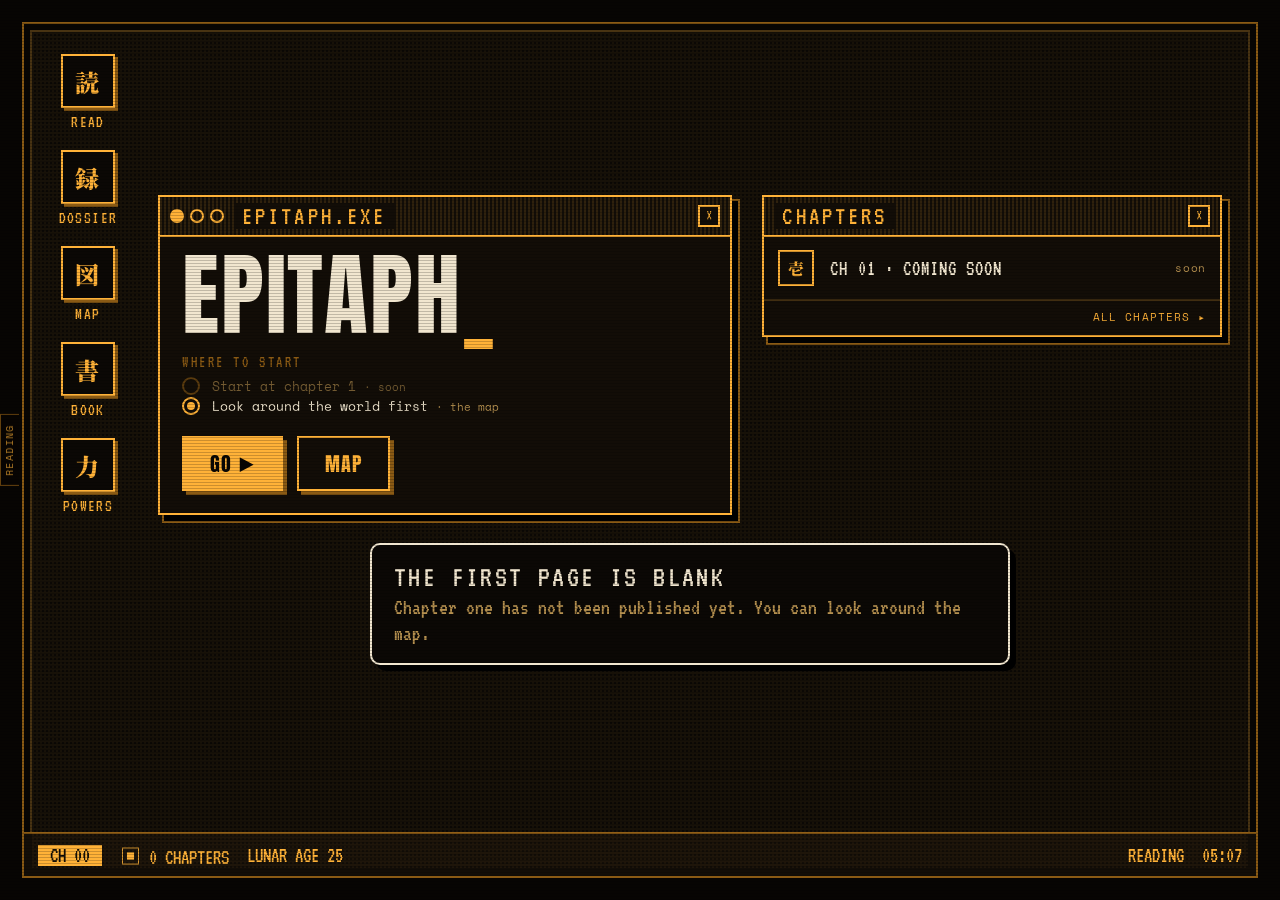
<file: index.html>
<!DOCTYPE html>
<html lang="en">
<head>
<meta charset="UTF-8">
<meta name="viewport" content="width=device-width, initial-scale=1.0">
<title>Epitaph</title>
<meta property="og:type" content="website">
<meta property="og:site_name" content="Epitaph">
<meta property="og:title" content="Epitaph">
<meta property="og:description" content="Epitaph: a serial story, with a dossier, a map and an archive that only show what the chapters you have read reveal.">
<meta property="og:image" content="https://blankslateimmortal.github.io/Epitaph/social.png">
<meta name="twitter:card" content="summary_large_image">
<meta name="theme-color" content="#080603">
<link rel="icon" href="favicon.svg" type="image/svg+xml">
<meta name="description" content="Epitaph: a serial story, with a dossier, a map and an archive that only show what the chapters you have read reveal.">
<script>
  // Old links to the Dossier used the site's root (index.html?char=…, ?place=…, ?creature=…): send them on to dossier.html.
  (function () {
    var q = new URLSearchParams(location.search);
    if (['char', 'ch', 'snap', 'place', 'tab', 'creature', 'book'].some(function (k) { return q.has(k); }))
      location.replace('dossier.html' + location.search + location.hash);
  })();
</script>
<link rel="preconnect" href="https://fonts.googleapis.com">
<link rel="preconnect" href="https://fonts.gstatic.com" crossorigin>
<link href="https://fonts.googleapis.com/css2?family=Anton&family=Noto+Serif+JP:wght@500;900&family=VT323&family=Space+Mono:wght@400;700&family=Source+Serif+4&display=swap" rel="stylesheet">
<link rel="stylesheet" href="assets/epitaph-theme.css?v=33">
<style>
  /* The front door as a desktop (docs/plans/book-redesign.md Phase 2; the user's references "Homepage new2" (a 1-bit retro desktop) and
     "Homepage new3" (a chunky UI kit), chosen 2026-11-23 over an editorial layout). Icons for the doors, windows for the story, a status bar. */
  *{ box-sizing:border-box; }
  html, body{ margin:0; min-height:100%; background:#070503; color:var(--bone); font-family:var(--f-mono); }
  body{ min-height:100vh; padding:22px; display:flex; }
  body::after{ content:''; position:fixed; inset:0; pointer-events:none; z-index:50; background:repeating-linear-gradient(0deg, rgba(0,0,0,.2) 0 1px, transparent 1px 3px); }
  a{ color:inherit; text-decoration:none; }
  .fd-skip{ position:absolute; left:-999px; top:0; background:var(--amber); color:#080603; padding:8px 12px; z-index:100; font:12px var(--f-mono); }
  .fd-skip:focus{ left:8px; top:8px; }
  html:not(.is-author) .author-only{ display:none !important; }

  .desk{ position:relative; flex:1; display:grid; grid-template-columns:auto minmax(0, 1fr); grid-template-rows:1fr auto; gap:0; min-height:calc(100vh - 44px);
    border:2px solid var(--amber-dim); background:#0b0805; box-shadow:inset 0 0 0 6px #070503, inset 0 0 0 8px rgba(255,178,56,.25); }
  .desk::before{ content:''; position:absolute; inset:8px; pointer-events:none; background:conic-gradient(from 90deg at 2px 2px, transparent 25%, rgba(255,178,56,.05) 0) 0 0 / 4px 4px; }
  /* the icons: the doors */
  .fd-nav{ position:relative; display:flex; flex-direction:column; gap:20px; padding:30px 22px; }
  .fd-ic{ display:grid; justify-items:center; gap:5px; width:84px; font:400 17px var(--f-crt); letter-spacing:.08em; color:var(--amber); text-transform:uppercase; }
  .fd-ic i{ width:54px; height:54px; display:grid; place-items:center; border:2px solid var(--amber); background:#0b0805; box-shadow:3px 3px 0 var(--amber-dim);
    font:900 24px 'Noto Serif JP', serif; font-style:normal; transition:transform .12s, box-shadow .12s, background .12s; }
  .fd-ic:hover i, .fd-ic:focus-visible i{ background:var(--amber); color:var(--ink); transform:translate(-1px, -1px); box-shadow:4px 4px 0 var(--amber-dim); }
  .fd-ic:focus-visible{ outline:none; } .fd-ic:focus-visible span{ text-decoration:underline; }
  /* the windows */
  .fd-main{ position:relative; display:grid; grid-template-columns:minmax(0, 1.25fr) minmax(0, 1fr); grid-template-rows:auto auto; gap:28px 30px; padding:30px 34px 26px 6px; align-content:center; align-items:start; max-width:1320px; }
  .win{ position:relative; background:#120d07; border:2px solid var(--amber); box-shadow:6px 6px 0 #000, 6px 6px 0 2px var(--amber-dim); min-width:0; }
  .win-tb{ display:flex; align-items:center; gap:10px; padding:6px 10px; border-bottom:2px solid var(--amber); background:repeating-linear-gradient(90deg, rgba(255,178,56,.12) 0 2px, transparent 2px 4px); }
  .win-tb h2{ margin:0; font:400 26px/1 var(--f-crt); letter-spacing:.12em; color:var(--amber); background:#120d07; padding:0 8px; }
  .win-tb .sp{ flex:1; }
  .dots{ display:flex; gap:6px; } .dots i{ width:14px; height:14px; border:2px solid var(--amber); border-radius:50%; } .dots i:first-child{ background:var(--amber); }
  .win-x{ width:22px; height:22px; display:grid; place-items:center; border:2px solid var(--amber); font:16px/1 var(--f-crt); color:var(--amber); background:#120d07; }
  .win-body{ padding:18px 22px 22px; }
  .fd-hero h1{ margin:0; font:400 clamp(56px, 7vw, 96px)/.9 Anton, sans-serif; letter-spacing:.02em; color:var(--bone); }
  .fd-hero h1:focus{ outline:none; }
  .fd-hero h1 .cur{ color:var(--amber); animation:fdBlink 1.1s steps(1) infinite; }
  @keyframes fdBlink{ 50%{ opacity:0; } }
  .fd-pitch{ margin:12px 0 0; max-width:52ch; font:15px/1.6 'Source Serif 4', serif; color:var(--dust); }
  .fd-pitch.todo{ color:#e0907c; }
  fieldset.fd-opts{ border:0; padding:0; margin:18px 0 20px; display:grid; gap:10px; }
  .fd-opts legend{ font:400 16px var(--f-crt); letter-spacing:.16em; color:var(--amber-dim); margin-bottom:6px; padding:0; }
  .fd-opt{ display:flex; align-items:center; gap:12px; font:13px var(--f-mono); color:var(--bone); cursor:pointer; }
  .fd-opt input{ appearance:none; width:18px; height:18px; margin:0; border:2px solid var(--amber); border-radius:50%; display:grid; place-items:center; cursor:pointer; flex:none; }
  .fd-opt input:checked::after{ content:''; width:8px; height:8px; border-radius:50%; background:var(--amber); }
  .fd-opt input:focus-visible{ outline:2px solid var(--amber-hi); outline-offset:2px; }
  .fd-opt input:disabled{ border-color:var(--amber-dim); cursor:default; } .fd-opt:has(input:disabled){ color:var(--dust); opacity:.6; cursor:default; }
  .fd-opt small{ color:var(--dust); }
  .fd-btns{ display:flex; flex-wrap:wrap; gap:14px; }
  .fd-b{ font:400 20px Anton, sans-serif; letter-spacing:.06em; padding:10px 26px; border:2px solid var(--amber); color:var(--amber); background:#120d07; box-shadow:4px 4px 0 var(--amber-dim); cursor:pointer; transition:transform .1s, box-shadow .1s; }
  .fd-b.p{ background:var(--amber); color:var(--ink); }
  .fd-b:hover, .fd-b:focus-visible{ transform:translate(-1px, -1px); box-shadow:5px 5px 0 var(--amber-dim); outline:none; }
  .fd-b:active{ transform:translate(3px, 3px); box-shadow:1px 1px 0 var(--amber-dim); }
  /* the chapters window */
  .fd-list{ list-style:none; margin:0; padding:4px 0; }
  .fd-list a, .fd-list .soon{ display:grid; grid-template-columns:40px 1fr auto; gap:12px; align-items:center; padding:9px 14px; border-bottom:2px solid rgba(255,178,56,.2); font:400 21px/1.1 var(--f-crt); letter-spacing:.05em; color:var(--bone); }
  .fd-list li:last-child a, .fd-list li:last-child .soon{ border-bottom:0; }
  .fd-list i{ width:36px; height:36px; display:grid; place-items:center; border:2px solid var(--amber); font:900 16px 'Noto Serif JP', serif; font-style:normal; color:var(--amber); }
  .fd-list small{ font:11px var(--f-mono); color:var(--dust); letter-spacing:.06em; }
  .fd-list a:hover, .fd-list a:focus-visible{ background:rgba(255,178,56,.12); outline:none; }
  .fd-list a.next{ background:rgba(255,178,56,.1); }
  .fd-list .tag{ background:var(--amber); color:var(--ink); font:400 14px var(--f-crt); padding:0 6px; letter-spacing:.08em; }
  .fd-all{ display:block; padding:8px 14px 10px; font:11px var(--f-mono); letter-spacing:.1em; color:var(--amber); text-align:right; border-top:2px solid rgba(255,178,56,.2); }
  .fd-all:hover, .fd-all:focus-visible{ color:var(--amber-hi); outline:none; text-decoration:underline; }
  /* the dialog */
  .fd-dlg{ grid-column:1 / -1; justify-self:center; align-self:start; width:min(640px, 100%); background:#0b0805; border:2px solid var(--bone); border-radius:10px; padding:16px 22px; box-shadow:6px 6px 0 #000; }
  .fd-dlg b{ display:block; font:400 30px/1.1 var(--f-crt); letter-spacing:.08em; color:var(--bone); font-weight:400; }
  .fd-dlg span{ font:400 22px/1.2 var(--f-crt); color:var(--dust); }
  /* the status bar */
  .fd-status{ grid-column:1 / -1; display:flex; flex-wrap:wrap; align-items:center; gap:6px 18px; padding:6px 14px; border-top:2px solid var(--amber-dim); background:#120d07; font:400 21px var(--f-crt); color:var(--amber); }
  .fd-status .pill{ background:var(--amber); color:var(--ink); padding:0 12px; }
  .fd-status .sp{ flex:1; }
  @media (max-width: 900px){
    body{ padding:10px; }
    .desk{ grid-template-columns:1fr; min-height:calc(100vh - 20px); }
    .fd-nav{ flex-direction:row; flex-wrap:wrap; justify-content:center; gap:12px; padding:18px 10px 4px; }
    .fd-ic{ width:62px; font-size:14px; } .fd-ic i{ width:44px; height:44px; font-size:20px; }
    .fd-main{ grid-template-columns:1fr; padding:16px 16px 20px; gap:22px; }
  }
  @media (prefers-reduced-motion: reduce){ .fd-hero h1 .cur{ animation:none; } .fd-ic i, .fd-b{ transition:none; } }
</style>
<script src="assets/epitaph-mode.js?v=6"></script>
</head>
<body>
<a class="fd-skip" href="#fdTitle">Skip to content</a>
<div class="desk">
  <nav class="fd-nav" aria-label="Site">
    <a class="fd-ic" href="read.html"><i aria-hidden="true">読</i><span>Read</span></a>
    <a class="fd-ic" href="dossier.html"><i aria-hidden="true">録</i><span>Dossier</span></a>
    <a class="fd-ic" href="atlas-3d.html"><i aria-hidden="true">図</i><span>Map</span></a>
    <a class="fd-ic" href="dossier.html?book=1"><i aria-hidden="true">書</i><span>Book</span></a>
    <a class="fd-ic" href="powers.html"><i aria-hidden="true">力</i><span>Powers</span></a>
    <a class="fd-ic author-only" href="muses.html"><i aria-hidden="true">霊</i><span>Muses</span></a>
  </nav>

  <main class="fd-main">
    <section class="win fd-hero" aria-labelledby="fdTitle">
      <div class="win-tb"><span class="dots" aria-hidden="true"><i></i><i></i><i></i></span><h2 aria-hidden="true">EPITAPH.EXE</h2><span class="sp"></span><span class="win-x" aria-hidden="true">×</span></div>
      <div class="win-body">
        <h1 id="fdTitle" tabindex="-1">EPITAPH<span class="cur" aria-hidden="true">_</span></h1>
        <p class="fd-pitch" id="fdPitch" hidden></p>
        <div id="fdGo">
          <fieldset class="fd-opts"><legend>WHERE TO START</legend><div id="fdOpts"></div></fieldset>
          <div class="fd-btns"><button type="button" class="fd-b p" id="fdGoBtn">GO ▶</button><a class="fd-b" href="atlas-3d.html">MAP</a></div>
        </div>
      </div>
    </section>

    <section class="win" aria-labelledby="fdChTitle">
      <div class="win-tb"><h2 id="fdChTitle">CHAPTERS</h2><span class="sp"></span><span class="win-x" aria-hidden="true">×</span></div>
      <ul class="fd-list" id="fdList"><li><span class="soon"><i aria-hidden="true">壱</i><span>CH 01 · COMING SOON</span><small>soon</small></span></li></ul>
      <a class="fd-all" href="read.html">ALL CHAPTERS ▸</a>
    </section>

    <div class="fd-dlg" role="status" id="fdDlg"><b>THE FIRST PAGE IS BLANK</b><span>Chapter one has not been published yet. You can look around the map.</span></div>
  </main>

  <footer class="fd-status">
    <span class="pill" id="fdPill">CH 00</span><span id="fdCount">▣ 0 CHAPTERS</span><span>LUNAR AGE <span id="fdLunar">—</span></span>
    <span class="sp"></span><span id="fdMode">READING</span><span id="fdClock" aria-label="Local time">--:--</span>
  </footer>
</div>

<script>
(function () {
  'use strict';
  // ---- THE PITCH: write it here, in your own words (one short paragraph). Empty = readers see none; you see a reminder. ----
  const PITCH = '';

  const $ = id => document.getElementById(id);
  const esc = s => String(s == null ? '' : s).replace(/[&<>"]/g, c => ({ '&': '&amp;', '<': '&lt;', '>': '&gt;', '"': '&quot;' }[c]));
  const pad2 = n => String(n).padStart(2, '0');
  const KANJI = ['', '一', '二', '三', '四', '五', '六', '七', '八', '九'];
  const FORMAL = ['', '壱', '弐', '参'];      // the formal numerals for 1-3, as on a ledger
  function kanji(n) {
    if (n >= 1 && n <= 3) return FORMAL[n];
    if (!(n > 0 && n < 1000)) return String(n);
    const h = Math.floor(n / 100), t = Math.floor(n % 100 / 10), o = n % 10;
    return (h ? (h > 1 ? KANJI[h] : '') + '百' : '') + (t ? (t > 1 ? KANJI[t] : '') + '十' : '') + KANJI[o];
  }
  const isAuthor = () => !!(window.EpitaphMode && EpitaphMode.isAuthor());

  // the pitch
  const pitch = $('fdPitch');
  if (PITCH.trim()) { pitch.textContent = PITCH.trim(); pitch.hidden = false; }
  else if (isAuthor()) { pitch.innerHTML = '<b>Your pitch is empty.</b> Write it in <code>index.html</code> (the <code>PITCH</code> line). Readers see nothing here until you do.'; pitch.classList.add('todo'); pitch.hidden = false; }

  // the status bar: lunar age, who is reading, the clock
  const synodic = 29.530588853, ref = Date.UTC(2000, 0, 6, 18, 14), days = (Date.now() - ref) / 86400000;
  $('fdLunar').textContent = Math.floor(((days % synodic) + synodic) % synodic);
  $('fdMode').textContent = isAuthor() ? 'AUTHOR' : 'READING';
  const tick = () => { const d = new Date(); $('fdClock').textContent = pad2(d.getHours()) + ':' + pad2(d.getMinutes()); };
  tick(); setInterval(tick, 20000);

  // where to start: the choices follow what is published and where this reader stopped
  function options(chs, last) {
    const newest = chs[chs.length - 1], next = Number.isInteger(last) ? chs.find(c => c.chapter > last) : null;
    const o = [];
    o.push({ v: 'start', label: 'Start at chapter 1', sub: chs.length ? (chs[0].title || '') : 'soon', href: chs.length ? 'read.html#ch-' + chs[0].chapter : '', off: !chs.length });
    if (Number.isInteger(last) && chs.length) o.push({ v: 'continue', label: next ? 'Continue where I stopped' : 'Read the last one again', sub: 'chapter ' + (next ? next.chapter : newest.chapter), href: 'read.html#ch-' + (next ? next.chapter : newest.chapter) });
    if (chs.length > 1) o.push({ v: 'latest', label: 'The latest chapter', sub: 'chapter ' + newest.chapter, href: 'read.html#ch-' + newest.chapter });
    o.push({ v: 'map', label: 'Look around the world first', sub: 'the map', href: 'atlas-3d.html' });
    const pick = o.find(x => x.v === 'continue') || o.find(x => !x.off) || o[o.length - 1];
    return { o, pick };
  }
  function draw(chs) {
    let last = null; try { last = parseInt(localStorage.getItem('epitaph-reader-last'), 10); } catch (e) { /* no storage */ }
    if (!Number.isInteger(last)) last = null;
    const { o, pick } = options(chs, last);
    $('fdOpts').innerHTML = o.map(x => `<label class="fd-opt"><input type="radio" name="fdStart" value="${x.v}" data-href="${esc(x.href)}"${x === pick ? ' checked' : ''}${x.off ? ' disabled' : ''}> <span>${esc(x.label)}${x.sub ? ` <small>· ${esc(x.sub)}</small>` : ''}</span></label>`).join('');
    $('fdGoBtn').onclick = () => { const c = document.querySelector('input[name=fdStart]:checked'); if (c && c.dataset.href) location.href = c.dataset.href; };
    $('fdPill').textContent = 'CH ' + pad2(chs.length ? chs[chs.length - 1].chapter : 0);
    $('fdCount').textContent = '▣ ' + chs.length + ' CHAPTER' + (chs.length === 1 ? '' : 'S');
    if (!chs.length) return;
    const nextUnread = last != null ? chs.find(c => c.chapter > last) : chs[0];
    const shown = chs.slice(-5).reverse();
    $('fdList').innerHTML = shown.map(c => `<li><a href="read.html#ch-${c.chapter}"${nextUnread && c.chapter === nextUnread.chapter ? ' class="next"' : ''}><i aria-hidden="true">${esc(kanji(c.chapter))}</i><span>CH ${pad2(c.chapter)} · ${esc((c.title || 'Untitled').toUpperCase())}</span>${nextUnread && c.chapter === nextUnread.chapter ? '<span class="tag">NEXT</span>' : `<small>${c.arc ? esc(c.arc) : ''}</small>`}</a></li>`).join('');
    const newest = chs[chs.length - 1];
    $('fdDlg').innerHTML = nextUnread
      ? `<b>${last == null ? 'START HERE' : 'WELCOME BACK'}</b><span>${last == null ? 'Chapter ' + nextUnread.chapter + ', “' + esc(nextUnread.title || 'Untitled') + '”, is the first page.' : 'Chapter ' + nextUnread.chapter + ', “' + esc(nextUnread.title || 'Untitled') + '”, is waiting.'}</span>`
      : `<b>YOU ARE UP TO DATE</b><span>Chapter ${newest.chapter}, “${esc(newest.title || 'Untitled')}”, is the latest. The next one is coming.</span>`;
  }
  draw([]);
  fetch('chapters/index.json', { cache: 'no-cache' }).then(r => r.ok ? r.json() : []).catch(() => []).then(list => {
    const chs = (Array.isArray(list) ? list : []).filter(c => c && Number.isInteger(c.chapter)).sort((a, b) => a.chapter - b.chapter);
    draw(chs);
  });
})();
</script>
</body>
</html>
</file>
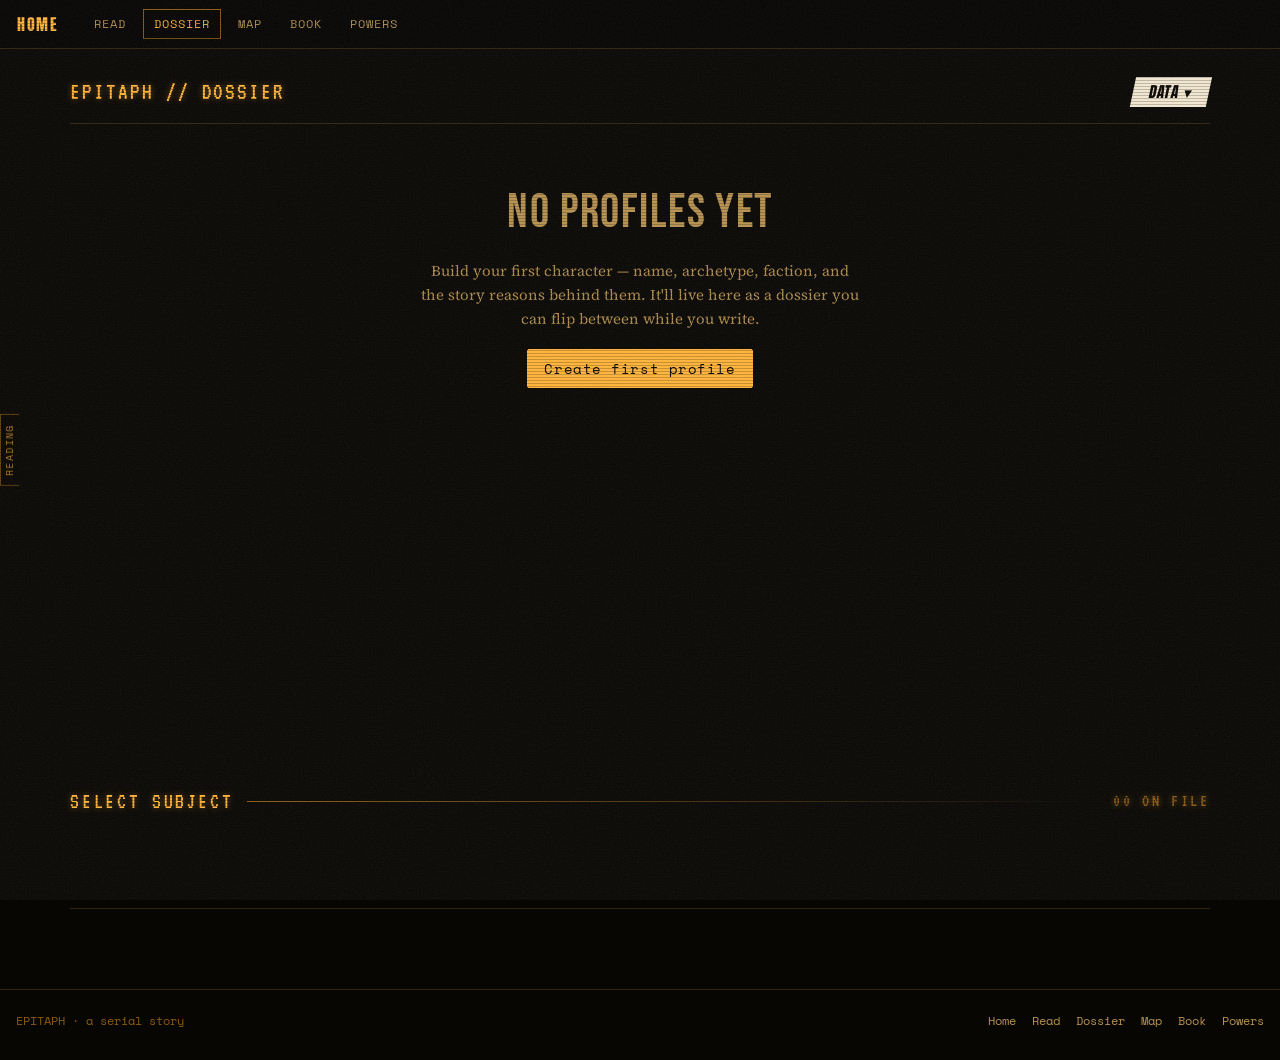
<file: dossier.html>
<!DOCTYPE html>
<html lang="en">
<head>
<meta charset="UTF-8">
<meta name="viewport" content="width=device-width, initial-scale=1.0">
<title>Epitaph — Dossier</title>
<meta name="description" content="The Epitaph dossier: the characters, as of the chapter you have reached.">
<meta property="og:type" content="website">
<meta property="og:site_name" content="Epitaph">
<meta property="og:title" content="Epitaph — Dossier">
<meta property="og:description" content="The Epitaph dossier: the characters, as of the chapter you have reached.">
<meta property="og:image" content="https://blankslateimmortal.github.io/Epitaph/social.png">
<meta name="twitter:card" content="summary_large_image">
<meta name="theme-color" content="#080603">
<link rel="icon" href="favicon.svg" type="image/svg+xml">
<link rel="preconnect" href="https://fonts.googleapis.com">
<link rel="preconnect" href="https://fonts.gstatic.com" crossorigin>
<link href="https://fonts.googleapis.com/css2?family=Anton&family=Bebas+Neue&family=Noto+Serif+JP:wght@500;900&family=Pirata+One&family=VT323&family=Space+Mono:wght@400;700&family=Unbounded:wght@600;700;800;900&family=Bodoni+Moda:ital,opsz,wght@0,6..96,400..700;1,6..96,400..700&family=Syncopate:wght@400;700&family=Rozha+One&family=Source+Serif+4:ital,opsz,wght@0,8..60,400;0,8..60,500;0,8..60,600;1,8..60,400&display=swap" rel="stylesheet">
<style>
  :root{
    --ink:#0c0b09;
    --ink-deep:#060504;
    --bone:#ece6d8;
    --dust:#9c927e;
    --ember:#b3492e;
    --ember-soft: rgba(179,73,46,0.16);
    --verdigris:#5b7a72;
    --verdigris-soft: rgba(91,122,114,0.18);
    --gold:#b9975b;
    --line: rgba(236,230,216,0.12);
    --panel:#141210;
  }
  *{box-sizing:border-box;}
  html,body{margin:0;padding:0;height:100%;}
  body{
    background: var(--ink);
    color: var(--bone);
    font-family:'Source Serif 4', serif;
    min-height:100vh;
    position:relative;
  }
  .grain{
    position:fixed; inset:0; pointer-events:none; z-index:100;
    opacity:0.09; mix-blend-mode: screen;
  }
  .display{
    font-family:'Bebas Neue', sans-serif;
    letter-spacing: 0.03em;
  }

  /* ============ LAYOUT SHELL ============ */
  .app{ max-width:min(1600px, 94vw); margin:0 auto; padding: 28px 32px 0; min-height:100vh; display:flex; flex-direction:column; position:relative; z-index:1; }

  .top-nav{
    display:flex; justify-content:space-between; align-items:center;
    padding-bottom:16px; border-bottom:1px solid var(--line);
  }
  .top-nav .brand{
    font-family:'Bebas Neue', sans-serif;
    font-size:20px; letter-spacing:0.08em; color: var(--dust);
  }
  .top-nav .actions{ display:flex; gap:10px; align-items:center; }
  /* Data ▾ dropdown in the top bar */
  .nav-menu{ position:relative; }
  .nav-menu > summary{ list-style:none; }
  .nav-menu > summary::-webkit-details-marker{ display:none; }
  .nav-menu[open] > summary{ --sb-bg:var(--amber); }
  .nav-menu-panel{
    position:absolute; right:0; top:calc(100% + 10px); z-index:50; min-width:250px;
    display:flex; flex-direction:column; background:var(--ink, #0e0c09); border:1px solid var(--amber-dim, var(--line));
    box-shadow:0 12px 30px rgba(0,0,0,.6);
  }
  .nav-menu-panel > *{
    display:flex; flex-direction:column; gap:2px; text-align:left; cursor:pointer; min-height:44px; justify-content:center;
    padding:10px 14px; background:none; border:0; border-bottom:1px solid var(--line); color:var(--bone);
    font-family:var(--f-display, 'Bebas Neue', sans-serif); font-size:17px; letter-spacing:.06em; text-transform:uppercase;
  }
  .nav-menu-panel > *:last-child{ border-bottom:0; }
  .nav-menu-panel small{ font-family:var(--f-mono, monospace); font-size:11px; letter-spacing:.02em; text-transform:none; color:var(--dust); }
  .nav-menu-panel > *:hover, .nav-menu-panel > *:focus-visible{ background:rgba(255,178,56,.12); color:var(--amber); outline:none; }
  .nav-menu-panel > .warn{ color:var(--ember); }
  .nav-menu-panel > a{ text-decoration:none; }
  .nav-menu-panel > .nav-menu-sep{ min-height:0; padding:8px 14px 4px; cursor:default; font-family:var(--f-mono, monospace); font-size:10px; letter-spacing:.22em; color:var(--dust); background:none !important; }
  .nav-menu > summary .checks-badge{ margin-left:4px; }
  .checks-badge[hidden]{ display:none !important; }
  /* character row: Delete sits apart at the end */
  .sig-menu > .sig-delete{ --sb-bg:var(--ember); --sb-fg:var(--bone); margin-left:auto; }
  .btn{
    font-family:'Source Serif 4', serif;
    font-size:14px; color: var(--bone);
    background:transparent; border:1px solid var(--line);
    padding:8px 16px; cursor:pointer; border-radius:2px;
    transition: border-color 0.2s ease, background 0.2s ease;
  }
  .btn:hover{ border-color: var(--dust); }
  .btn.primary{
    background: var(--ember); border-color: var(--ember); color: var(--bone);
  }
  .btn.primary:hover{ background:#c2532f; }
  .btn.ghost{ color: var(--dust); border-color: transparent; }
  .btn.ghost:hover{ color: var(--bone); }
  .btn.danger{ color:#c96a54; border-color: transparent; }
  .btn.danger:hover{ color:#e2846a; }

  /* ============ POSTER VIEW ============ */
  .poster-wrap{ flex:1; position:relative; }
  .poster{
    position:relative;
    min-height: 660px;
    padding: 36px 0 20px;
    display:flex; flex-direction:column;
  }

  .portrait-stage{
    position:relative;
    flex:1;
    display:flex; align-items:center; justify-content:center;
    min-height: 300px;
    margin: -20px 0;
    padding-top: 60px;
    overflow:hidden;
  }
  .portrait-stage::after{
    content:'';
    position:absolute; left:0; right:0; bottom:0; height:48%;
    background: linear-gradient(to bottom, transparent, var(--ink) 85%);
    z-index:2;
    pointer-events:none;
  }
  .chapter-overlay{
    position:absolute;
    top:2px; left:0; right:0;
    display:flex; justify-content:space-between; align-items:flex-start;
    z-index:4;
    width:100%;
    pointer-events:none;
  }
  .chapter-overlay .name{
    font-size: clamp(32px, 5vw, 54px);
    line-height:0.95;
    max-width:55%;
  }

  .side-gallery{
    position:absolute;
    top:50%; transform: translateY(-50%);
    display:flex; flex-direction:column; align-items:center; gap:8px;
    z-index:4;
    pointer-events:auto;
  }
  .side-gallery.left{ left:12px; }
  .side-gallery.right{ right:12px; }
  .gallery-col{ display:flex; flex-direction:column; gap:8px; }
  .page-arrow{
    background:transparent; border:none; color: var(--dust);
    cursor:pointer; padding:4px;
    display:flex; align-items:center; justify-content:center;
    transition: color 0.15s ease;
  }
  .page-arrow:hover{ color: var(--bone); }
  .page-arrow.hidden{ visibility:hidden; }
  .page-arrow svg{ display:block; }
  .page-arrow.up svg{ transform: rotate(-90deg); }
  .page-arrow.down svg{ transform: rotate(90deg); }

  .gallery-thumb{
    flex:0 0 auto;
    width:78px; height:78px;
    border:1px solid var(--line);
    background: var(--panel);
    cursor:pointer;
    position:relative;
    overflow:hidden;
    transition: border-color 0.2s ease;
    border-radius: 30%;
  }
  .gallery-thumb img{ width:100%; height:100%; object-fit:cover; display:block; }
  .gallery-thumb.active{ border-color: var(--ember); }
  .gallery-thumb .snap-label{
    position:absolute; bottom:0; left:0; right:0;
    font-size:9px; text-align:center; padding:1px;
    background: rgba(6,5,4,0.7); color: var(--dust);
    white-space:nowrap; overflow:hidden; text-overflow:ellipsis;
  }
  .gallery-thumb .snap-delete{
    position:absolute; top:2px; right:2px;
    width:16px; height:16px; border-radius:50%;
    background: rgba(6,5,4,0.8); color: var(--bone);
    font-size:11px; line-height:16px; text-align:center;
    opacity:0; transition:opacity 0.15s ease;
  }
  .gallery-thumb:hover .snap-delete{ opacity:1; }
  .ghost-type{
    position:absolute;
    top:46%; left:50%; transform: translate(-50%,-50%);
    font-family:'Anton', sans-serif;
    font-size: clamp(140px, 48vh, 340px);
    line-height:0.85;
    color: var(--bone);
    opacity: 0.13;
    white-space:nowrap;
    z-index:1;
    letter-spacing:0.01em;
    user-select:none;
    pointer-events:none;
    -webkit-mask-image: linear-gradient(to bottom, black 50%, transparent 88%);
    mask-image: linear-gradient(to bottom, black 50%, transparent 88%);
  }
  .portrait{
    position:relative; z-index:2;
    height: 420px;
    max-height: 52vh;
    display:flex; align-items:flex-end; justify-content:center;
  }
  .portrait img{
    max-height:100%; max-width:100%;
    object-fit:contain;
    filter: drop-shadow(0 20px 40px rgba(0,0,0,0.6));
    -webkit-mask-image: linear-gradient(to bottom, black 66%, transparent 94%);
    mask-image: linear-gradient(to bottom, black 66%, transparent 94%);
  }
  .portrait .silhouette{
    height:100%; opacity:0.35;
    -webkit-mask-image: linear-gradient(to bottom, black 66%, transparent 94%);
    mask-image: linear-gradient(to bottom, black 66%, transparent 94%);
  }

  .poster-footer{
    position:relative; z-index:3;
    display:flex; flex-direction:column; align-items:center;
    gap:14px;
    padding-top:10px;
    margin-top:-100px;
    text-align:center;
  }
  .faction-word{
    font-size: clamp(64px, 10vw, 120px);
    line-height:0.85;
    white-space:nowrap;
  }
  .faction-word.ember{ color: var(--ember); }
  .faction-word.verdigris{ color: var(--verdigris); }
  .faction-word.neutral{ color: var(--bone); }

  .lore-text{
    max-width: 480px;
    margin: 0 auto;
    padding-bottom:10px;
  }
  .lore-text .blurb{
    font-style:italic;
    font-size:14px;
    color: var(--bone);
    margin:0 0 8px;
    line-height:1.5;
  }
  .lore-text .backstory{
    font-size:13px;
    color: var(--dust);
    line-height:1.65;
    margin:0;
  }

  .poster-controls{
    position:absolute; top:0; right:0; z-index:4;
    display:flex; gap:8px;
    opacity:0; transition: opacity 0.2s ease;
  }
  .poster-wrap:hover .poster-controls{ opacity:1; }

  /* ============ THUMBNAIL RAIL ============ */
  .rail{
    display:flex; gap:10px; align-items:center;
    padding: 18px 0 28px;
    border-top:1px solid var(--line);
    overflow-x:auto;
  }
  .thumb{
    flex: 0 0 auto;
    width:56px; height:56px;
    border:1px solid var(--line);
    cursor:pointer;
    overflow:hidden;
    position:relative;
    background: var(--panel);
    transition: border-color 0.2s ease, transform 0.15s ease;
  }
  .thumb img{ width:100%; height:100%; object-fit:cover; }
  .thumb.active{ border-color: var(--ember); }
  .thumb:hover{ transform: translateY(-2px); }
  .thumb .initial{
    width:100%; height:100%; display:flex; align-items:center; justify-content:center;
    font-family:'Bebas Neue', sans-serif; font-size:20px; color: var(--dust);
  }
  .thumb-add{
    flex:0 0 auto; width:56px; height:56px;
    border:1px dashed var(--line);
    display:flex; align-items:center; justify-content:center;
    cursor:pointer; color: var(--dust);
    font-size:22px;
    transition: border-color 0.2s ease, color 0.2s ease;
  }
  .thumb-add:hover{ border-color: var(--dust); color: var(--bone); }

  /* ============ EMPTY STATE ============ */
  .empty-state{
    flex:1; display:flex; flex-direction:column; align-items:center; justify-content:center;
    text-align:center; gap:18px; padding: 60px 20px;
  }
  .empty-state .display{ font-size: clamp(32px,5vw,48px); color: var(--dust); }
  .empty-state p{ color: var(--dust); font-size:15px; max-width:440px; line-height:1.6; margin:0; }

  /* ============ SYSTEM SHEET (section 2) ============ */
  .system-section{
    border-top:1px solid var(--line);
    margin-top:14px;
    padding-top:40px;
  }
  .system-section .section-label{
    font-family:'Bebas Neue', sans-serif;
    letter-spacing:0.1em;
    font-size:14px;
    color: var(--dust);
    margin-bottom:22px;
  }
  /* ---- Terminal banner: analog system-record identity strip ---- */
  .terminal-banner{
    --accent: var(--gold);
    position:relative;
    border:1px solid var(--line);
    background: rgba(20,18,16,0.55);
    margin-bottom:32px;
    isolation:isolate;
  }
  .tb-head{
    display:flex; align-items:center; justify-content:space-between;
    padding:8px 14px;
    border-bottom:1px solid var(--line);
    position:relative;
  }
  .tb-head::after{
    /* second hairline for the "double-line border" accent, header only */
    content:''; position:absolute; left:14px; right:14px; bottom:-4px;
    height:1px; background:var(--line);
  }
  .tb-record{
    font-family:'Space Mono', monospace; font-size:10.5px; letter-spacing:0.12em;
    color: var(--dust); text-transform:uppercase;
  }
  .tb-status{
    font-family:'Space Mono', monospace; font-size:10.5px; letter-spacing:0.1em;
    color: var(--accent); text-transform:uppercase;
  }
  .tb-body{
    display:flex; gap:24px; align-items:flex-start;
    padding:20px 14px 18px;
  }
  .avatar-wrap{
    flex:0 0 auto;
    width:132px; height:176px;
    border-radius:2px;
    cursor:pointer;
    position:relative;
    overflow:visible;
    transition: width 0.3s ease, height 0.3s ease;
  }
  .avatar-clip{
    width:100%; height:100%;
    border-radius:inherit;
    overflow:hidden;
    border:1px solid var(--line);
    position:relative;
    transition: border-color 0.2s ease;
    background: var(--ink);
  }
  .avatar-wrap:hover .avatar-clip{ border-color: var(--dust); }
  .avatar-clip img{ width:100%; height:100%; object-fit:cover; display:block; filter:grayscale(0.15) contrast(1.04); }
  .avatar-wrap.expanded{ width:280px; height:373px; }
  .avatar-clip .expand-hint{
    position:absolute; bottom:0; left:0; right:0; text-align:center;
    font-size:9px; letter-spacing:0.06em; color: var(--bone);
    font-family:'Space Mono', monospace;
    background: rgba(6,5,4,0.65); padding:4px 0;
    opacity:0; transition:opacity 0.2s ease;
  }
  .avatar-wrap:hover .expand-hint{ opacity:1; }
  .tb-portrait-label{
    position:absolute; top:6px; left:6px; z-index:5;
    font-family:'Space Mono', monospace; font-size:8.5px; letter-spacing:0.12em;
    color: var(--bone); background: rgba(6,5,4,0.6); padding:2px 5px;
    pointer-events:none;
  }
  .tb-corner-marks{ position:absolute; inset:-1px; pointer-events:none; z-index:4; }

  .reposition-btn{
    position:absolute; z-index:6;
    background: rgba(6,5,4,0.78); color: var(--bone);
    border:1px solid var(--line); border-radius:50%;
    width:24px; height:24px;
    display:flex; align-items:center; justify-content:center;
    cursor:pointer; font-size:12px; line-height:1;
    opacity:0; transition: opacity 0.2s ease, border-color 0.2s ease;
  }
  .reposition-btn:hover{ border-color: var(--dust); }
  .portrait:hover .reposition-btn{ opacity:1; }
  #repositionPortraitBtn{ bottom:8px; right:8px; }
  .avatar-edit-btn{ top:6px; right:6px; }
  .avatar-wrap:hover .avatar-edit-btn{ opacity:1; }

  .adjust-preview{
    position:relative; width:100%; max-width:260px; margin:0 auto;
    overflow:hidden; border:1px solid var(--line); background: var(--ink);
    cursor: grab; user-select:none; touch-action:none;
  }
  .adjust-preview.dragging{ cursor: grabbing; }
  .adjust-preview.circle{ border-radius:30%; aspect-ratio:1/1; }
  .adjust-preview.rect{ aspect-ratio:3/4; }
  .adjust-preview img{
    width:100%; height:100%; object-fit:cover; display:block; pointer-events:none;
  }
  .adjust-hint{
    text-align:center; font-size:11px; color: var(--dust);
    margin:10px 0 0; font-style:italic;
  }

  .tb-identity{ flex:1; min-width:0; padding-top:2px; container-type: inline-size; }
  .tb-name{
    font-family:'Bebas Neue', sans-serif;
    letter-spacing:0.02em;
    font-size: clamp(24px, 3.2vw, 34px);
    color: var(--bone);
    margin-bottom:4px;
  }
  .tb-titles-inline{
    font-family:'Space Mono', monospace; font-size:10.5px; letter-spacing:0.03em;
    color: var(--dust); margin-bottom:14px; line-height:1.6;
  }

  .titles-row{ display:flex; flex-direction:column; margin-top:6px; border-top:1px solid var(--line); }
  .title-chip{
    display:flex; align-items:center; justify-content:space-between; gap:14px;
    font-family:'Space Mono', monospace;
    font-size:11px; letter-spacing:0.02em;
    color: var(--dust);
    padding:7px 2px;
    border-bottom:1px dotted var(--line);
  }
  .title-chip .chip-label{ color: var(--bone); }
  .title-chip.rank-chip .chip-tier{
    font-size:9px; letter-spacing:0.1em; color: var(--dust); white-space:nowrap;
  }
  .tick-bar{ display:flex; gap:2px; flex:0 0 auto; }
  .tick-bar .tick{ width:4px; height:9px; background: var(--line); }
  .tick-bar .tick.on{ background: var(--accent); }

  .tb-strip{
    display:flex; flex-wrap:wrap;
    border-top:1px solid var(--line);
  }
  .tb-field{
    flex:1 1 180px; min-width:150px;
    padding:10px 14px;
    border-right:1px solid var(--line);
    border-bottom:1px solid var(--line);
  }
  .tb-field:last-child{ border-right:none; }
  .tb-field-label{
    display:block; font-family:'Space Mono', monospace; font-size:9px; letter-spacing:0.12em;
    color: var(--dust); margin-bottom:4px;
  }
  .tb-field-value{ font-size:13.5px; color: var(--bone); }
  .tb-field-value.empty{ color: var(--dust); font-style:italic; }

  .tb-divine-strip{
    display:flex; align-items:center; gap:10px; flex-wrap:wrap;
    padding:9px 14px;
    border-top:1px solid var(--line);
  }
  .tb-divine-label{
    font-family:'Space Mono', monospace; font-size:9px; letter-spacing:0.12em; color: var(--dust);
  }
  .tb-divine-marks{ display:flex; gap:14px; flex-wrap:wrap; }
  .tb-divine-mark{
    font-family:'Space Mono', monospace; font-size:10.5px; letter-spacing:0.06em;
    color: var(--dust);
  }
  .tb-divine-mark.active{ color: var(--accent); }

  .system-grid{
    column-count: 2;
    column-gap: 18px;
  }
  @media (min-width: 1400px){
    .system-grid{ column-count: 3; }
  }
  .sys-panel{
    border:2px solid var(--line);
    background: var(--panel);
    padding:0;
    overflow:hidden;
    width: 100%;
    position:relative;
  }
  .sys-panel .panel-titlebar{
    display:flex; justify-content:space-between; align-items:center;
    background: var(--bone); color: var(--ink);
    padding:7px 12px;
    font-family:'Space Mono', monospace;
    font-size:12px; font-weight:700; letter-spacing:0.06em;
  }
  .sys-panel .panel-titlebar .x{
    width:14px; height:14px;
    border:1.3px solid var(--ink);
    display:flex; align-items:center; justify-content:center;
    font-size:10px; line-height:1;
  }
  .sys-panel .panel-body{ padding:18px 20px; }
  .radar-wrap{ display:flex; justify-content:center; margin-bottom:16px; }

  .stat-bars{ display:flex; flex-direction:column; gap:9px; }
  .stat-bar-row{ display:flex; align-items:center; gap:8px; }
  .stat-bar-row .stat-label{
    width:64px; flex:0 0 auto;
    font-size:10.5px; color: var(--dust);
    text-transform:uppercase; letter-spacing:0.04em;
    font-family:'Space Mono', monospace;
  }
  .lv-tag{
    width:30px; flex:0 0 auto;
    font-size:10.5px; color: var(--bone);
    font-family:'Space Mono', monospace;
  }
  .bar-track{
    flex:1; height:6px;
    background: rgba(240,237,228,0.1);
    position:relative; overflow:hidden;
  }
  .bar-fill{
    position:absolute; top:0; left:0; bottom:0;
    background: var(--ember);
  }

  .skill-list, .relationship-list{
    list-style:none; margin:0; padding:0;
    display:flex; flex-direction:column; gap:12px;
  }
  .skill-list li, .relationship-list li{
    border-bottom:1px solid var(--line); padding-bottom:10px;
  }
  .skill-list li:last-child, .relationship-list li:last-child{ border-bottom:none; padding-bottom:0; }
  .sk-name, .rel-name{ font-size:14px; color: var(--bone); margin-bottom:4px; display:flex; align-items:center; gap:8px; }
  .sk-desc, .rel-note{ font-size:12.5px; color: var(--dust); line-height:1.5; margin-top:5px; }
  .rel-tag{ font-size:10.5px; color: var(--ember); letter-spacing:0.04em; margin-left:auto; }
  /* Linked relationships: the name is a button that opens that character's dossier. */
  .rel-link{
    font:inherit; color: var(--bone); background:none; border:0; padding:0; cursor:pointer;
    text-align:left; border-bottom:1px dotted var(--dust);
  }
  .rel-link:hover, .rel-link:focus-visible{ color: var(--ember); border-bottom-color: var(--ember); outline:none; }
  /* Inferred back-references: shown after the hand-authored list, never merged into it. */
  .relationship-list.inferred{ margin-top:14px; padding-top:12px; border-top:1px dashed var(--line); }
  .relationship-list.inferred .rel-name{ color: var(--dust); }
  .rel-inferred-mark{
    font-family:'Space Mono', monospace; font-size:9.5px; letter-spacing:0.1em; text-transform:uppercase;
    color: var(--dust); border:1px solid var(--line); padding:1px 5px;
  }

  /* ---- Inventory (archive-style rows: icon | title+desc | photo) ---- */
  .archive-list{ display:flex; flex-direction:column; }
  .archive-item{
    display:flex; align-items:center; gap:16px;
    padding:14px 0;
    border-bottom:1px solid var(--line);
  }
  .archive-item:last-child{ border-bottom:none; }
  .archive-icon{
    width:52px; height:52px; flex:0 0 auto;
    border:1px solid var(--line);
    background: var(--ink);
    display:flex; align-items:center; justify-content:center;
    overflow:hidden; color: var(--dust); font-size:20px;
  }
  .archive-icon img{ width:100%; height:100%; object-fit:cover; display:block; }
  .archive-body{ flex:1; min-width:0; }
  .archive-title{
    font-family:'Bebas Neue', sans-serif;
    letter-spacing:0.04em; font-size:17px;
    color: var(--bone); margin-bottom:4px;
  }
  .archive-desc{ font-size:12.5px; color: var(--dust); line-height:1.5; }
  .archive-photo{
    width:68px; height:68px; flex:0 0 auto;
    border:1px solid var(--line);
    overflow:hidden; background: var(--ink);
  }
  .archive-photo img{ width:100%; height:100%; object-fit:cover; display:block; }

  /* ---- Inventory editor (inside modal) ---- */
  .inv-editor-wrap{ display:flex; flex-direction:column; gap:10px; }
  .inv-edit-row{
    display:flex; align-items:flex-start; gap:10px;
    border:1px solid var(--line); padding:12px; position:relative;
  }
  .inv-img-drop{
    width:52px; height:52px; flex:0 0 auto;
    border:1px dashed var(--line);
    display:flex; align-items:center; justify-content:center;
    cursor:pointer; overflow:hidden; background: var(--ink);
    font-size:9.5px; color: var(--dust); text-align:center; line-height:1.3;
    transition: border-color 0.2s ease;
  }
  .inv-img-drop:hover{ border-color: var(--dust); }
  .inv-img-drop.large{ width:68px; height:68px; }
  .inv-img-drop img{ width:100%; height:100%; object-fit:cover; }
  .inv-edit-fields{ flex:1; min-width:0; display:flex; flex-direction:column; gap:6px; }
  .inv-edit-fields input[type=text], .inv-edit-fields textarea{
    width:100%; background: var(--ink); border:1px solid var(--line);
    color: var(--bone); font-family:'Source Serif 4', serif; font-size:13.5px;
    padding:8px 10px; border-radius:2px;
  }
  .inv-edit-fields input[type=text]:focus, .inv-edit-fields textarea:focus{
    outline:none; border-color: var(--dust);
  }
  .inv-edit-fields textarea{ resize:vertical; min-height:44px; line-height:1.4; }
  .inv-remove-btn{
    position:absolute; top:8px; right:8px;
    background:transparent; border:none; color: var(--dust);
    font-size:17px; line-height:1; cursor:pointer; padding:2px 4px;
  }
  .inv-remove-btn:hover{ color: var(--ember); }
  /* ---- Mini system windows (fast single-field edit shortcuts, stacked on originals) ---- */
  .sys-panel-wrap{
    position:relative;
    display:inline-block;
    width:100%;
    break-inside:avoid;
    margin-bottom:18px;
    vertical-align:top;
  }
  .sys-panel-wrap.full{ column-span: all; display:block; width:100%; }

  @keyframes mwPopIn{
    0%{ opacity:0; transform: translateY(10px) scale(0.9) rotate(-0.6deg); }
    100%{ opacity:1; transform: translateY(0) scale(1) rotate(-0.6deg); }
  }
  @keyframes mwPopInHeader{
    0%{ opacity:0; transform: translateY(-10px) scale(0.9) rotate(0.5deg); }
    100%{ opacity:1; transform: translateY(0) scale(1) rotate(0.5deg); }
  }

  .skill-tree-wrap{ display:flex; justify-content:center; }
  .skill-tree-svg text{
    font-family:'Space Mono', monospace;
    font-size:12px;
    pointer-events:none;
  }
  .skill-node{
    cursor:pointer;
    transition: transform 0.55s cubic-bezier(.4,0,.2,1);
  }
  .skill-node.converge{
    transform: translate(var(--dx), var(--dy));
  }
  .node-visual{
    transition: transform 0.2s ease;
  }
  .skill-node:hover .node-visual{
    transform: scale(1.16);
  }
  .node-visual .ring-outer{ transition: filter 0.2s ease; }
  .skill-node:hover .node-visual .ring-outer{ filter: drop-shadow(0 0 5px currentColor); }

  #skillRotateGroup{
    transition: transform 0.65s ease-in-out;
  }
  #skillRotateGroup.spinning{
    transform: rotate(360deg);
  }

  .corruption-toggle-row{
    display:flex; align-items:center; gap:10px;
    margin-bottom:16px;
    padding-bottom:14px;
    border-bottom:1px dotted var(--line);
    flex-wrap:wrap;
  }
  .corruption-toggle-row .toggle-label{
    font-family:'Space Mono', monospace;
    font-size:10.5px; color: var(--dust); letter-spacing:0.06em;
  }
  .toggle-btn{
    font-family:'Space Mono', monospace;
    font-size:10.5px; letter-spacing:0.05em;
    background:transparent; border:1px solid var(--line);
    color: var(--dust); padding:5px 12px; cursor:pointer;
    transition: all 0.15s ease;
  }
  .toggle-btn.active{ background: var(--bone); color: var(--ink); border-color: var(--bone); }
  .toggle-btn:not(.active):hover{ color: var(--bone); border-color: var(--dust); }
  .color-picker-input{
    width:26px; height:26px;
    border:1px solid var(--line);
    background:transparent;
    cursor:pointer;
    padding:0;
  }

  .skill-tooltip{
    position:fixed; z-index:300;
    pointer-events:none;
    background: var(--panel);
    border:1px solid var(--line);
    padding:10px 14px;
    max-width:240px;
    font-family:'Source Serif 4', serif;
    font-size:12.5px; line-height:1.55;
    color: var(--dust);
    opacity:0;
    transition: opacity 0.15s ease;
  }
  .skill-tooltip strong{
    display:block;
    font-family:'Space Mono', monospace;
    font-size:11.5px; letter-spacing:0.04em;
    color: var(--bone);
    margin-bottom:5px;
  }
  .skill-tooltip.visible{ opacity:1; }
  .sys-empty{ color: var(--dust); font-size:13px; font-style:italic; }

  /* ---- Story Arc: structured fields ---- */

  /* ---- Knowledge & Secrets ---- */
  .know-sec-block{ margin-bottom:20px; }
  .know-sec-block:last-child{ margin-bottom:0; }
  .knowledge-list, .secrets-list{ list-style:none; margin:0; padding:0; display:flex; flex-direction:column; gap:12px; }
  .knowledge-list li{
    font-size:13.5px; line-height:1.6; color: var(--bone);
    border-bottom:1px solid var(--line); padding-bottom:10px;
  }
  .knowledge-list li:last-child{ border-bottom:none; padding-bottom:0; }
  .secrets-list li{ border-bottom:1px solid var(--line); padding-bottom:10px; }
  .secrets-list li:last-child{ border-bottom:none; padding-bottom:0; }
  .secret-text{ font-size:14px; color: var(--bone); margin-bottom:4px; }
  .secret-meta{ font-size:11.5px; color: var(--dust); letter-spacing:0.02em; }
  .secret-meta.known{ color: var(--ember); }

  @container (max-width: 640px){
    .system-grid{ column-count: 1; }
  }

  @media (max-width: 640px){
    .app{ max-width:100%; padding: 20px 16px 0; }
    .system-grid{ column-count: 1; }
    .avatar-wrap{ width:104px; height:139px; }
    .avatar-wrap.expanded{ width:230px; height:307px; }
  }

  @media (max-width: 420px){
    .tb-body{ flex-direction:column; gap:16px; }
    .avatar-wrap{ width:120px; height:160px; }
  }

  @media (max-width: 480px){
    .top-nav{ flex-direction:column; align-items:flex-start; gap:10px; }
    .top-nav .brand{ font-size:17px; }
    .top-nav .actions{ width:100%; flex-wrap:wrap; }
    .nav-menu-panel{ right:auto; left:0; min-width:min(250px, calc(100vw - 32px)); }
  }

  /* ============ MODAL (form + confirm) ============ */
  .modal-backdrop{
    position:fixed; inset:0; background: rgba(6,5,4,0.78);
    display:flex; align-items:center; justify-content:center;
    z-index:200; padding:24px;
    opacity:0; pointer-events:none;
    transition: opacity 0.2s ease;
  }
  .modal-backdrop.visible{ opacity:1; pointer-events:auto; }
  .modal{
    background: var(--panel);
    border:1px solid var(--line);
    width:100%; max-width:640px;
    max-height:86vh; overflow-y:auto;
    padding: 30px 32px 28px;
    opacity:0;
    transform: scale(0.94) translateY(14px);
    transition: opacity 0.22s cubic-bezier(.16,1,.3,1), transform 0.22s cubic-bezier(.16,1,.3,1);
  }
  .modal-backdrop.visible .modal{
    opacity:1;
    transform: scale(1) translateY(0);
  }
  .modal h2{
    font-family:'Bebas Neue', sans-serif;
    font-size:26px; letter-spacing:0.03em;
    margin:0 0 4px;
  }
  .modal .sub{ color: var(--dust); font-size:13.5px; margin:0 0 22px; }

  .field{ margin-bottom:16px; }
  .field label{
    display:block; font-size:12.5px; color: var(--dust);
    margin-bottom:6px;
  }
  .field input[type=text], .field select, .field textarea{
    width:100%;
    background: var(--ink);
    border:1px solid var(--line);
    color: var(--bone);
    font-family:'Source Serif 4', serif;
    font-size:14.5px;
    padding:10px 12px;
    border-radius:2px;
  }
  .field input[type=text]:focus, .field select:focus, .field textarea:focus{
    outline:none; border-color: var(--dust);
  }
  .field textarea{ resize:vertical; min-height:70px; line-height:1.5; }
  .field-row{ display:flex; gap:14px; }
  .field-row .field{ flex:1; }

  .dropzone{
    border:1px dashed var(--line);
    padding:16px; text-align:center;
    cursor:pointer; color: var(--dust); font-size:13px;
    display:flex; align-items:center; justify-content:center; gap:12px;
  }
  .dropzone:hover{ border-color: var(--dust); }
  .dropzone img{ max-height:60px; }

  /* Visually hidden but still real/clickable — display:none file inputs are
     unreliable to trigger programmatically on some mobile browsers (notably
     iOS Safari and in-app browsers like Instagram/Facebook's WebView). */
  .visually-hidden-input{
    position:absolute; width:1px; height:1px; padding:0; margin:-1px;
    overflow:hidden; clip:rect(0,0,0,0); white-space:nowrap; border:0;
  }

  .modal-actions{
    display:flex; justify-content:space-between; align-items:center;
    margin-top:24px; padding-top:18px; border-top:1px solid var(--line);
  }

  /* confirm step */
  .confirm-box{ text-align:center; padding: 10px 0 4px; }
  .confirm-box .display{ font-size:24px; color:var(--bone); margin-bottom:8px; }
  .confirm-box p{ color: var(--dust); font-size:14px; margin:0 0 22px; }
  .confirm-actions{ display:flex; gap:10px; justify-content:center; }

  ::-webkit-scrollbar{ width:8px; height:8px; }
  ::-webkit-scrollbar-thumb{ background: var(--line); }
  /* ============ STORYBOOK (type "open" anywhere to trigger) ============ */
  .loading-popup{
    position:fixed; inset:0; z-index:500;
    display:flex; align-items:center; justify-content:center;
    background: rgba(6,5,4,0.6);
    opacity:0; pointer-events:none;
    transition: opacity 0.2s ease;
  }
  .loading-popup.visible{ opacity:1; pointer-events:auto; }
  /* closed overlays must not take keyboard focus (Tab used to walk into the closed book and the loading popup) */
  .loading-popup:not(.visible){ visibility:hidden; transition:opacity .2s ease, visibility 0s linear .2s; }

  /* ---- Lightweight toast notifications (upload/save failures, etc.) ---- */
  .toast-stack{
    position:fixed; bottom:20px; left:50%; transform:translateX(-50%);
    z-index:700; display:flex; flex-direction:column; gap:8px; align-items:center;
    pointer-events:none; width:min(92vw, 420px);
  }
  .toast{
    font-family:'Space Mono', monospace; font-size:12px; letter-spacing:0.02em; line-height:1.5;
    background: var(--ink); border:1px solid var(--ember); color: var(--bone);
    padding:10px 16px; border-radius:2px; box-shadow:0 6px 20px rgba(0,0,0,0.4);
    opacity:0; transform:translateY(8px); transition: opacity 0.25s ease, transform 0.25s ease;
    pointer-events:auto; text-align:center;
  }
  .toast.visible{ opacity:1; transform:translateY(0); }
  .loading-window{
    width:320px;
    border:2px solid var(--bone);
    background: var(--ink);
  }
  .loading-titlebar{
    display:flex; justify-content:space-between; align-items:center;
    background: var(--bone); color: var(--ink);
    padding:6px 10px;
    font-family:'Space Mono', monospace; font-size:12px; font-weight:700; letter-spacing:0.06em;
  }
  .loading-titlebar .x{
    cursor:pointer; width:16px; height:16px;
    border:1.5px solid var(--ink);
    display:flex; align-items:center; justify-content:center;
    font-size:11px;
  }
  .loading-body{ padding:22px 20px; text-align:center; }
  .loading-text{
    font-family:'Space Mono', monospace; font-size:12px; letter-spacing:0.04em;
    color: var(--bone); margin-bottom:14px;
  }
  .loading-bar-track{
    position:relative; height:22px;
    border:1.5px solid var(--bone);
    background: var(--panel);
  }
  .loading-bar-fill{
    position:absolute; top:0; left:0; bottom:0; width:0%;
    background: var(--ember);
    transition: width 0.2s ease;
  }
  .loading-pct{
    position:absolute; inset:0; display:flex; align-items:center; justify-content:center;
    font-family:'Space Mono', monospace; font-size:11px; color: var(--bone); letter-spacing:0.05em;
    mix-blend-mode: difference;
  }

  .book-backdrop{
    position:fixed; inset:0; z-index:400;
    background: rgba(4,3,2,0.86);
    opacity:0; pointer-events:none;
    transition: opacity 0.5s ease;
  }
  .book-backdrop.active{ opacity:1; pointer-events:auto; }

  .book-stage{
    position:fixed; inset:0; z-index:410;
    display:flex; align-items:center; justify-content:center;
    pointer-events:none;
    perspective: 1600px;
  }
  .book-stage.active{ pointer-events:auto; }
  .book-stage:not(.active){ visibility:hidden; }

  .book{
    position:relative;
    width:560px; max-width:90vw; height:380px;
    transform: translateY(-160vh) rotate(-4deg);
    opacity:0;
    transition: transform 1s cubic-bezier(.22,.68,.29,1.15), opacity 0.4s ease;
  }
  .book.dropped{ transform: translateY(0) rotate(0deg); opacity:1; }

  .book-pages-wrap{
    position:absolute; inset:0;
    display:flex;
    background: var(--panel);
    border:2px solid var(--bone);
    box-shadow: 0 30px 60px rgba(0,0,0,0.6);
  }
  .book-page{ flex:1; padding:24px; overflow-y:auto; }
  .book-page.left-page{ border-right:1px dashed var(--line); }
  .book-page h3{
    font-family:'Bebas Neue', sans-serif; letter-spacing:0.06em;
    margin:0 0 14px; color: var(--bone); font-size:20px;
  }
  .book-links{ list-style:none; margin:0; padding:0; display:flex; flex-direction:column; gap:10px; }
  .book-links a{
    color: var(--dust); text-decoration:none; font-size:14px;
    border-bottom:1px dotted var(--line); padding-bottom:4px; display:inline-block;
  }
  .book-links a:hover{ color: var(--bone); border-color: var(--dust); }
  .book-hint{ font-size:11px; color: var(--dust); margin-top:18px; font-style:italic; }

  .book-cover{
    position:absolute; inset:0;
    background: var(--ink);
    border:2px solid var(--bone);
    transform-origin: left center;
    transform: rotateY(0deg);
    transition: transform 1s ease;
    z-index:5;
    display:flex; align-items:center; justify-content:center;
    backface-visibility:hidden;
  }
  .book-cover span{
    font-family:'Bebas Neue', sans-serif;
    font-size:28px; letter-spacing:0.1em; color: var(--bone);
  }
  .book.open .book-cover{ transform: rotateY(-165deg); }

  .book-close{
    position:absolute; top:-14px; right:-14px; z-index:20;
    width:30px; height:30px; border-radius:50%;
    background: var(--bone); color: var(--ink); border:none; cursor:pointer;
    font-size:16px; display:flex; align-items:center; justify-content:center;
    opacity:0; pointer-events:none; transition:opacity 0.3s ease;
  }
  .book.open .book-close{ opacity:1; pointer-events:auto; }

  @media (max-width: 640px){
    .book{ width:92vw; height:min(82vh, 640px); }
    .book-pages-wrap{ flex-direction:column; }
    .book-page{ padding:16px; }
    .book-page.left-page{ border-right:none; border-bottom:1px dashed var(--line); flex:0 0 42%; }
    .book-page.right-page{ flex:1; min-height:0; }
    .terminal{ font-size:11.5px; }
  }

  .terminal{
    background: var(--ink); border:1px solid var(--line);
    height:100%; display:flex; flex-direction:column;
    font-family:'Space Mono', monospace; font-size:12px;
  }
  .terminal-log{ flex:1; overflow-y:auto; padding:10px; color: var(--dust); line-height:1.6; }
  .terminal-log .term-cmd{ color: var(--bone); }
  .terminal-input-row{ display:flex; align-items:center; gap:6px; border-top:1px solid var(--line); padding:8px 10px; }
  .terminal-prompt{ color: var(--ember); }
  .terminal-input-row input{
    flex:1; background:transparent; border:none; outline:none;
    color: var(--bone); font-family:'Space Mono', monospace; font-size:12px;
  }


  /* ============ GENERATION SECTION ============ */
  .generation-section{ margin-top:44px; padding-bottom:60px; }
  .generation-section .section-label{ margin-bottom:14px; }
  .gen-status-pill{
    font-family:'Space Mono', monospace; font-size:10px; letter-spacing:0.08em;
    padding:3px 9px; border:1px solid var(--line); text-transform:uppercase;
  }
  .gen-status-pill.draft{ color: var(--gold); border-color: var(--gold); }
  .gen-status-pill.committed{ color: var(--verdigris); border-color: var(--verdigris); }
  .inv-edit-row{ flex-wrap:wrap; }
  .inv-marks{ flex:1 1 100%; border-top:1px dashed var(--line); padding-top:8px; }
  .inv-marks summary{ cursor:pointer; min-height:44px; display:flex; align-items:center; color:var(--amber); font-size:13px; letter-spacing:.08em; text-transform:uppercase; }
  .inv-bound-label{ display:flex; flex-direction:column; gap:4px; font-size:12px; color:var(--dust); margin:6px 0 10px; }
  .mark-sep{ font-family:var(--f-crt, monospace); color:var(--amber-dim); letter-spacing:.2em; margin:18px 0 8px; }
  .from-tag{ display:inline-block; font-family:var(--f-crt, monospace); font-size:12px; letter-spacing:.12em; color:var(--amber); border:1px dashed var(--amber-dim); padding:0 5px; margin:2px 0 6px; }
  .inv-warn{ color:var(--ember); font-size:12px; }
  .inv-slot.twice{ border-color:var(--ember) !important; }
  .inv-edit-row.linked .inv-img-drop.static{ cursor:default; }
  .inv-lib-name{ font-weight:400; color:var(--bone); font-size:15px; }
  .inv-lib-meta{ color:var(--dust); font-size:12px; }
  .inv-note-input{ width:100%; background:var(--ink); border:1px solid var(--line); color:var(--bone); padding:8px 10px; font:inherit; font-size:13.5px; min-height:40px; }
  .inv-to-lib{ align-self:flex-start; min-height:36px; font-size:12px; }
  .inv-add-bar{ display:flex; gap:8px; flex-wrap:wrap; align-items:center; margin-top:4px; }
  .inv-add-bar select{ flex:1 1 180px; min-width:0; min-height:44px; background:var(--ink); border:1px solid var(--line); color:var(--bone); padding:8px; font:inherit; }
  .inv-add-bar .btn{ min-height:44px; }
  .inv-quick{ display:flex; flex-direction:column; gap:8px; border:1px dashed var(--amber-dim); padding:12px; margin-top:8px; }
  .inv-quick input, .inv-quick textarea, .inv-quick select{ width:100%; background:var(--ink); border:1px solid var(--line); color:var(--bone); padding:8px 10px; font:inherit; font-size:14px; min-height:44px; }
  .inv-quick label{ display:flex; flex-direction:column; gap:4px; font-size:12px; color:var(--dust); }
  .inv-quick-btns{ display:flex; gap:8px; flex-wrap:wrap; }
  .mark-item{ margin-bottom:14px; }
  .mark-item > b{ font-weight:400; color:var(--bone); font-size:18px; }
  .mark-item .mark-lines{ margin-top:6px; }
  .bound-tag{ display:inline-block; font-family:var(--f-crt, monospace); font-size:12px; letter-spacing:.12em; color:var(--verdigris); border:1px dashed var(--verdigris); padding:0 5px; margin:2px 0 6px; }
  .slot-marks{ display:flex; gap:3px; flex-wrap:wrap; justify-content:center; }
  .slot-marks .mk{ font-style:normal; font-size:10px; line-height:1.3; padding:0 3px; border:1px solid var(--gold); color:var(--gold); text-shadow:none; }
  .slot-marks .mk.curse{ border-color:var(--ember); color:var(--ember); }
  .slot-marks .mk.binding, .slot-marks .mk.bound{ border-color:var(--verdigris); color:var(--verdigris); }
  .locked-note{ font-family:var(--f-crt, monospace); font-size:14px; letter-spacing:.12em; color:var(--verdigris); border:1px dashed var(--verdigris); padding:6px 10px; align-self:center; }
  .brief-body{ padding:18px 22px; display:flex; flex-direction:column; gap:10px; background:#070502; }
  .brief-title{ color:var(--amber-hi); letter-spacing:.06em; margin:0 0 6px; }
  .brief-row{ display:grid; grid-template-columns:170px minmax(0,1fr); gap:12px; border-top:1px dashed rgba(255,178,56,.18); padding-top:8px; }
  .brief-k{ color:var(--amber-dim); letter-spacing:.08em; }
  .brief-v p{ margin:0 0 4px; overflow-wrap:anywhere; }
  /* wrist engraving (Subject File) and level names */
  .wrist{ padding:10px 0 4px; }
  .wrist-k{ font-family:var(--f-mono); font-size:10px; letter-spacing:.22em; color:var(--dust); margin-bottom:8px; }
  .wrist-band{ display:grid; grid-template-columns:repeat(7, minmax(0,1fr)); gap:4px; padding:8px 10px; border-top:1px solid var(--amber-dim); border-bottom:1px solid var(--amber-dim);
    background:repeating-linear-gradient(90deg, rgba(255,178,56,.04) 0 2px, transparent 2px 6px); border-radius:14px / 40%; }
  .wrist-n{ font-family:var(--f-display); font-size:26px; line-height:1.1; text-align:center; color:var(--bone); text-shadow:0 1px 0 #000, 0 -1px 0 rgba(255,220,170,.25); cursor:default; outline:none; border-radius:4px; }
  .wrist-n:hover, .wrist-n:focus-visible{ color:var(--amber); text-shadow:var(--phosphor-glow); background:rgba(255,178,56,.08); }
  .wrist-n.hot{ color:#f08a74; }
  .wrist-n.mastered{ color:var(--gold); text-shadow:0 0 8px rgba(227,185,92,.6); }
  .wrist-n.blank{ background:linear-gradient(180deg, transparent 40%, rgba(255,178,56,.12) 40% 60%, transparent 60%); }
  .wrist-read{ font-family:var(--f-crt); font-size:17px; color:var(--amber); min-height:22px; margin-top:6px; text-transform:uppercase; }
  .wrist.none .wrist-read{ color:var(--dust); }
  .gauge .g-name{ display:block; font-family:'Pirata One', serif; font-weight:400; font-size:17px; color:var(--bone); text-shadow:none; letter-spacing:0; line-height:1.1; margin-bottom:2px; }
  .gauge .g-name.mastered{ color:var(--gold); text-shadow:0 0 8px rgba(227,185,92,.6); }
  .gauge span{ font-size:12px; color:var(--amber-dim); }
  .bf-stat span small{ display:block; font-family:'Pirata One', serif; font-size:13px; letter-spacing:0; text-transform:none; color:var(--bone); }
  /* Chapter brief: grouped panels */
  .bf{ gap:16px; padding:20px 22px 22px; }
  .bf-head{ display:flex; flex-wrap:wrap; justify-content:space-between; align-items:flex-end; gap:14px; padding-bottom:14px; border-bottom:1px solid var(--line); }
  .bf-kicker{ font-family:var(--f-mono); font-size:11px; letter-spacing:.22em; color:var(--dust); text-transform:uppercase; }
  .bf-name{ font-family:var(--f-display); font-size:clamp(40px,5vw,64px); line-height:.9; color:var(--bone); text-transform:uppercase; }
  .bf-line{ font-family:var(--f-crt); font-size:21px; color:var(--amber); text-shadow:var(--phosphor-glow); }
  .bf-chips{ display:flex; flex-wrap:wrap; gap:6px; align-items:center; }
  .bf-chip{ font-family:var(--f-crt); font-size:17px; padding:2px 10px; border:1px solid var(--amber-dim); color:var(--bone); transform:skewX(-10deg); text-decoration:none; }
  .bf-chip.presence-alive{ background:var(--amber); color:var(--ink); border-color:var(--amber); }
  .bf-chip.presence-dead{ background:var(--ember); color:#fff4ef; border-color:var(--ember); }
  .bf-chip.presence-missing{ border-style:dashed; }
  .bf-chip.threat{ color:var(--amber); }
  .bf-read{ background:var(--verdigris); color:#071512; border-color:var(--verdigris); }
  .bf-grid{ display:grid; grid-template-columns:repeat(auto-fit, minmax(min(100%, 440px), 1fr)); gap:12px; }
  .bf-panel{ border:1px solid var(--line); background:var(--panel); padding:12px 14px; display:flex; flex-direction:column; gap:8px; }
  .bf-panel h4{ margin:0 0 2px; display:flex; justify-content:space-between; align-items:baseline; font-family:var(--f-mono); font-size:12px; font-weight:700; letter-spacing:.24em; color:var(--ink); background:var(--bone); padding:4px 10px; }
  .bf-panel h4 small{ font-family:var(--f-jp); font-size:11px; letter-spacing:0; }
  .bf-row{ display:flex; flex-direction:column; gap:2px; border-top:1px dashed rgba(255,178,56,.15); padding-top:7px; }
  .bf-row:first-of-type{ border-top:0; padding-top:0; }
  .bf-k{ font-family:var(--f-mono); font-size:10px; letter-spacing:.18em; color:var(--dust); text-transform:uppercase; }
  .bf-v p{ margin:0; font-size:14.5px; line-height:1.5; overflow-wrap:anywhere; }
  .bf-dim{ color:var(--amber-dim); }
  .bf-list{ list-style:none; margin:0; padding:0; display:flex; flex-direction:column; gap:3px; }
  .bf-list li{ font-size:14.5px; line-height:1.45; padding-left:14px; position:relative; overflow-wrap:anywhere; }
  .bf-list li::before{ content:'›'; position:absolute; left:0; color:var(--amber); font-family:var(--f-crt); }
  .bf-stat{ display:grid; grid-template-columns:150px minmax(0,1fr) 22px; gap:10px; align-items:center; font-family:var(--f-mono); font-size:11px; letter-spacing:.1em; color:var(--dust); text-transform:uppercase; }
  .bf-stat i{ display:grid; grid-template-columns:repeat(7, minmax(0,1fr)); gap:3px; }
  .bf-stat b{ height:10px; border:1px solid var(--amber-dim); }
  .bf-stat b.on{ background:var(--amber); border-color:var(--amber); }
  .bf-stat.hot b.on{ background:var(--ember); border-color:var(--ember); }
  .bf-stat em{ font-style:normal; font-family:var(--f-crt); font-size:18px; color:var(--amber); text-align:right; }
  .bf-stat.hot em, .bf-stat.hot span{ color:#f08a74; }
  .bf-last{ margin:0; border-left:3px solid var(--amber); padding:8px 14px; font-family:'Source Serif 4', serif; font-style:italic; font-size:15px; line-height:1.55; color:#d9cbb0; background:rgba(255,178,56,.04); }
  .bf-last span{ display:block; font-style:normal; font-family:var(--f-mono); font-size:10px; letter-spacing:.22em; color:var(--dust); margin-bottom:4px; }
  @media (max-width:600px){ .bf{ padding:14px 12px; } }
  .chg-tag.ended{ color:var(--dust); border-color:var(--dust); }
  .brief .gen2-actions{ display:flex; flex-wrap:wrap; gap:8px; align-items:center; }
  .brief .gen2-actions .slant-btn{ min-height:44px; }
  @media (max-width:600px){
    .brief-body{ padding:14px 12px; font-size:17px; }
    .brief-row{ grid-template-columns:1fr; gap:2px; }
    .brief .gen2-foot{ flex-direction:column; align-items:flex-start; gap:10px; }
  }
  .tie-arc{ margin-top:6px; font-family:var(--f-crt, monospace); font-size:16px; color:var(--amber); }
  .tie-arc summary{ cursor:pointer; min-height:36px; display:flex; align-items:center; color:var(--amber-dim); }
  .tie-arc ol{ list-style:none; margin:4px 0 0; padding:0; display:flex; flex-wrap:wrap; gap:6px; }
  .tie-arc li{ border:1px solid var(--amber-dim); padding:4px 8px; }
  .tie-arc li b{ font-weight:400; display:block; }
  .tie-arc li small{ font-size:12px; color:var(--amber-dim); }
  .checks-btn{ position:relative; }
  .checks-badge{ display:inline-block; min-width:18px; padding:0 5px; margin-left:4px; background:var(--ember); color:var(--bone); font-size:11px; line-height:18px; border-radius:9px; text-align:center; }
  .checks-list{ list-style:none; margin:0 0 12px; padding:0; display:flex; flex-direction:column; gap:6px; }
  .check-row{ display:flex; gap:10px; align-items:flex-start; width:100%; text-align:left; background:var(--ink); border:1px solid var(--line); border-left:3px solid var(--ember); color:var(--bone); padding:10px; min-height:44px; font:inherit; font-size:14px; cursor:pointer; }
  .check-info .check-row{ border-left-color:var(--dust); }
  .check-row:hover{ border-color:var(--amber); }
  .check-tag{ color:var(--ember); flex:0 0 auto; }
  .check-info .check-tag{ color:var(--dust); }
  .checks-sub{ font-family:var(--f-crt, monospace); color:var(--amber-dim); letter-spacing:.14em; margin:10px 0 6px; }
  .chapters-editor{ display:flex; flex-direction:column; gap:8px; margin-bottom:10px; }
  .chapter-row{ display:grid; grid-template-columns:84px minmax(0,1fr) 44px; gap:6px; align-items:center; }
  .chapter-row input{ min-height:44px; background:var(--ink); border:1px solid var(--line); color:var(--bone); padding:8px 10px; font:inherit; min-width:0; }
  .chapter-row button{ min-height:44px; padding:0; }
  .chapter-row small{ grid-column:1 / -1; color:var(--dust); font-size:12px; }
  .flag{ color:var(--ember); }
  .presence-dead{ color:var(--dust); }
  .presence-missing{ color:var(--ember); }
  .arc-reason{ display:block; font-style:normal; font-size:13px; color:var(--bone); opacity:.8; margin-top:4px; max-width:28ch; }
  .check-label{ display:flex; align-items:center; gap:8px; cursor:pointer; min-height:44px; }
  .check-label input{ width:20px; height:20px; accent-color:var(--amber); }
  .arc-steps{ list-style:none; margin:0; padding:0; display:flex; flex-wrap:wrap; align-items:center; gap:8px; }
  .arc-step{ border:1px solid var(--amber-dim); padding:8px 12px; font-family:var(--f-crt, monospace); color:var(--amber); max-width:100%; }
  .arc-step b{ display:block; font-weight:400; font-size:18px; line-height:1.2; }
  .arc-step small{ display:block; font-size:13px; color:var(--amber-dim); letter-spacing:.08em; margin-top:2px; }
  .arc-step.on{ border-color:var(--amber); box-shadow:0 0 12px rgba(255,178,56,.25); }
  .arc-step.unset b{ color:var(--amber-dim); }
  .arc-arrow{ color:var(--amber-dim); font-family:var(--f-crt, monospace); }
  .chg-tag{ display:inline-block; font-family:var(--f-crt, monospace); font-size:12px; line-height:1.4; letter-spacing:.14em; color:var(--amber); border:1px solid var(--amber-dim); padding:0 5px; margin-left:6px; vertical-align:middle; text-shadow:none; white-space:nowrap; }
  .chg-tag.new{ color:var(--verdigris); border-color:var(--verdigris); }
  .inv-slot .chg-tag{ margin:2px 0 0; font-size:10px; }
  .codex-tabs [data-tab].chg::after{ content:''; width:6px; height:6px; border-radius:50%; background:var(--amber); box-shadow:0 0 6px var(--amber); margin-left:2px; }
  .crt-log .pre{ white-space:pre-wrap; }
  .loc-picker select{ min-width:0; flex:1 1 140px; }
  .gen-empty-hint{ font-size:12px; color: var(--dust); font-style:italic; padding:6px 0; }
  .gen-loc-cascade{ display:flex; flex-wrap:wrap; gap:8px; align-items:center; width:100%; }
  .gen-loc-cascade select{
    flex:1 1 140px; min-width:110px;
    background: var(--ink); border:1px solid var(--line); color: var(--bone);
    font-family:'Source Serif 4', serif; font-size:12.5px; padding:6px 8px; border-radius:2px;
  }
  .gen-loc-cascade select:focus{ outline:none; border-color: var(--dust); }
  /* skills editor rows */
  .sk-row{ display:grid; grid-template-columns:auto minmax(120px,1fr) auto auto; gap:8px 10px; align-items:center; padding:10px; border:1px solid var(--line); background:rgba(255,178,56,.03); position:relative; }
  .sk-row .sk-par{ grid-column:2 / 5; display:flex; gap:8px; align-items:center; font-size:12px; color:var(--dust); }
  .sk-row .sk-par select{ flex:1; min-width:0; }
  .sk-row .sk-desc{ grid-column:1 / -1; min-height:52px; }
  .sk-row .sk-lv{ font-size:12px; color:var(--dust); display:flex; gap:4px; align-items:center; }
  .sk-row .sk-lv input{ width:64px; }
  .sk-row .sk-cor{ font-size:12px; color:var(--dust); display:flex; gap:4px; align-items:center; }
  .sk-row .sk-remove{ position:absolute; top:6px; right:6px; }
  .sk-row .sk-remove:disabled{ opacity:.3; cursor:not-allowed; }
  .sk-role{ font-family:var(--f-mono); font-size:10px; letter-spacing:.14em; padding:3px 6px; border:1px solid var(--amber-dim); color:var(--amber); white-space:nowrap; }
  .sk-role.sk-core{ background:var(--amber); color:var(--ink); }
  .sk-role.sk-derivative{ border-style:dashed; }
  .sk-cap{ font-family:var(--f-mono); font-size:12px; color:var(--amber); margin:0 0 4px; }
  #skillEditorWrap{ display:flex; flex-direction:column; gap:10px; }
  @media (max-width:640px){ .sk-row{ grid-template-columns:1fr 1fr; } .sk-row .sk-par{ grid-column:1 / -1; } .sk-row .sk-name{ grid-column:1 / -1; } }
  /* links inside forms and the record follow the theme */
  #modalContent a, .rec-detail a{ color:var(--amber); }
  /* the Power panel can list many rows: scroll inside the record instead of spilling out */
  .rec-detail{ max-height:calc(100% - 104px); overflow-y:auto; scrollbar-width:thin; }

  /* ---- Reader mode: everything that edits is hidden (epitaph-mode.js puts .mode-reader on <html>, for readers and for the author's preview).
          New write controls: give them class "edit-only", or add their selector here. ---- */
  .mode-reader #newChapterTopBtn, .mode-reader #newBtn, .mode-reader #chaptersBtn, .mode-reader #checksBtn,
  .mode-reader #exportBtn, .mode-reader #publishBtn, .mode-reader #mergeBtn, .mode-reader #importBtn,
  .mode-reader #dataMenu .nav-menu-sep, .mode-reader #dataMenu a[href="muses.html"],
  .mode-reader #sigNewChapter, .mode-reader #editBtn, .mode-reader #deleteBtn, .mode-reader .thumb-add,
  .mode-reader .rec-cmd[data-cmd="edit"], .mode-reader #recEditBtn, .mode-reader #recPowerBtn, .mode-reader #recPortraitBtn,
  .mode-reader #editSystemBtn, .mode-reader #chapterEditBtn, .mode-reader #marksEditBtn, .mode-reader #repositionPortraitBtn,
  .mode-reader #mwOpenStats, .mode-reader #mwOpenSkills, .mode-reader #mwOpenInventory, .mode-reader #mwOpenRelationships,
  .mode-reader #mwOpenArc, .mode-reader #mwOpenKnowledge,
  .mode-reader a[href="#generationSection"], .mode-reader #generationSection{ display:none !important; }
</style>
<link rel="stylesheet" href="assets/epitaph-theme.css?v=33">
<link rel="stylesheet" href="assets/epitaph-editors.css?v=8">
<link rel="stylesheet" href="assets/epitaph-book.css?v=25">
<link rel="stylesheet" href="assets/epitaph-codex-views.css?v=2">
<script src="https://cdnjs.cloudflare.com/ajax/libs/gsap/3.12.5/gsap.min.js"></script>
<script src="assets/portrait-gen.js?v=8"></script>
<script src="assets/epitaph-type.js?v=2"></script>
<script src="assets/epitaph-muses.js?v=7"></script>
<script src="assets/archetypes.js?v=2"></script>
<script src="assets/epitaph-world.js?v=9"></script>
<script src="assets/epitaph-timeline.js?v=8"></script>
<script src="assets/epitaph-links.js?v=3"></script>
<script src="assets/epitaph-sites.js?v=24"></script>
<script src="assets/epitaph-sites-ui.js?v=10"></script>
<link rel="stylesheet" href="assets/epitaph-site-entry.css?v=17">
<script src="assets/epitaph-dither.js?v=3"></script>
<script src="assets/epitaph-site-entry.js?v=18"></script>
<script src="assets/epitaph-site-web.js?v=3"></script>
<script src="assets/epitaph-site-whatif.js?v=2"></script>
<script src="assets/epitaph-site-edit.js?v=3"></script>
<script src="assets/epitaph-creatures.js?v=3"></script>
<link rel="stylesheet" href="assets/epitaph-creature-ui.css?v=11">
<script src="assets/epitaph-creature-tree.js?v=5"></script>
<script src="assets/epitaph-creature-page.js?v=3"></script>
<script src="assets/epitaph-creature-web.js?v=1"></script>
<script src="assets/epitaph-creature-world.js?v=2"></script>
<script src="assets/epitaph-creature-chains.js?v=1"></script>
<script src="assets/epitaph-creature-ui.js?v=12"></script>
<script src="assets/epitaph-publish.js?v=8"></script>
<script src="assets/epitaph-library.js?v=20"></script>
<script src="assets/epitaph-marks.js?v=9"></script>
<script src="assets/epitaph-states.js?v=4"></script>
<script src="assets/epitaph-item-fields.js?v=5"></script>
<script src="assets/epitaph-checks.js?v=18"></script>
<script src="assets/epitaph-codex-views.js?v=3"></script>
<script src="assets/epitaph-mode.js?v=6"></script>
<script src="assets/epitaph-nav.js?v=1"></script>
<script src="published/epitaph-data.js"></script>
<script src="assets/epitaph-reader-data.js?v=3"></script>
</head>
<body>
<svg class="grain" width="0" height="0">
  <filter id="noiseFilter">
    <feTurbulence type="fractalNoise" baseFrequency="0.85" numOctaves="2" stitchTiles="stitch"/>
    <feColorMatrix type="saturate" values="0"/>
  </filter>
  <rect width="100%" height="100%" filter="url(#noiseFilter)" style="position:fixed;inset:0;width:100vw;height:100vh;"/>
</svg>
<div class="grain" style="background:#000;"><svg width="100%" height="100%"><rect width="100%" height="100%" filter="url(#noiseFilter)"/></svg></div>

<div class="app">
  <div class="top-nav">
    <div class="brand">EPITAPH // DOSSIER</div>
    <div class="actions">
      <button class="btn primary" id="newChapterTopBtn" type="button">New chapter</button>
      <details class="nav-menu" id="dataMenu">
        <summary class="btn ghost">Data <span class="checks-badge" id="checksBadge" hidden></span> ▾</summary>
        <div class="nav-menu-panel">
          <button type="button" id="newBtn">New profile<small>Add a character</small></button>
          <button type="button" id="chaptersBtn">Chapters<small>The chapter list and titles</small></button>
          <button type="button" class="checks-btn" id="checksBtn">Checks<small>Continuity warnings</small></button>
          <a href="powers.html">Powers<small>How the power systems work</small></a>
          <a href="muses.html">Muses<small>Reference characters</small></a>
          <span class="nav-menu-sep" aria-hidden="true">— Data —</span>
          <button type="button" id="exportBtn">Export<small>Save everything to a backup file</small></button>
          <button type="button" id="publishBtn" class="edit-only">Publish snapshot<small>Build the read-only copy for readers</small></button>
          <label for="mergeFileInput" id="mergeBtn">Merge<small>Add from a file; keeps what you have</small></label>
          <label for="importFileInput" id="importBtn" class="warn">Import<small>Replace everything with a file</small></label>
        </div>
      </details>
      <input type="file" id="importFileInput" accept=".json,application/json" class="visually-hidden-input">
      <input type="file" id="mergeFileInput" accept=".json,application/json" class="visually-hidden-input">
    </div>
  </div>

  <div class="poster-wrap" id="posterWrap">
    <!-- populated by JS: either .poster or .empty-state -->
  </div>

  <div class="rail-head"><span>SELECT SUBJECT</span><span class="rail-rule"></span><span id="railCount"></span></div>
  <div class="rail" id="rail"></div>

  <div class="system-section" id="systemSection">
    <!-- populated by JS -->
  </div>

  <div class="generation-section" id="generationSection">
    <!-- populated by JS -->
  </div>
</div>

<div class="modal-backdrop" id="modalBackdrop">
  <div class="modal" id="modalContent"></div>
</div>

<div class="skill-tooltip" id="skillTooltip"></div>

<div class="loading-popup" id="loadingPopup">
  <div class="loading-window">
    <div class="loading-titlebar"><span>OPEN STORY BOOK</span><span class="x" id="loadingCloseX">×</span></div>
    <div class="loading-body">
      <div class="loading-text">LOADING...PLEASE BE PATIENT</div>
      <div class="loading-bar-track">
        <div class="loading-bar-fill" id="loadingBarFill"></div>
        <div class="loading-pct" id="loadingPct">0%</div>
      </div>
    </div>
  </div>
</div>

<div class="book-backdrop" id="bookBackdrop"></div>

<div class="book-stage" id="bookStage">
  <div class="book" id="theBook">
    <div class="book-pages-wrap">
      <div class="book-page left-page">
        <h3>Storybook</h3>
        <ul class="book-links">
          <li><a href="dossier.html">Character Dossier</a></li>
          <li><a href="atlas-3d.html">World Map</a></li>
          <li><a href="muses.html">Muses</a></li>
          <li><a href="powers.html">Power systems</a></li>
          <li><a href="read.html">Read the chapters</a></li>
          <li><a href="#" data-book="opse">Site Encyclopedia</a></li>
          <li><a href="#" data-book="opcl">Creature Log</a></li>
          <li class="edit-only"><a href="#" data-book="opsp">Skill prospects</a></li>
          <li class="edit-only"><a href="#" data-book="opmk">Mark library</a></li>
        </ul>
        <p class="book-hint">Type <b>help</b> for every command: compare chapters (<b>cOrin 1 265</b>), search (<b>s: who holds seal</b>), history, chapter changes, export. <b>opl</b> opens the Library, <b>ops</b> the skill tree, <b>opse</b> the Site Encyclopedia (places, relations, what-ifs), <b>opcl</b> the Creature Log.</p>
      </div>
      <div class="book-page right-page">
        <div class="book-panel" id="bookPanel" hidden></div>
        <div class="terminal" id="bookTerminal">
          <div class="terminal-log" id="terminalLog"></div>
          <div class="terminal-input-row">
            <span class="terminal-prompt">&gt;</span>
            <input type="text" id="terminalInput" autocomplete="off" placeholder="type a command...">
          </div>
        </div>
      </div>
    </div>
    <div class="book-cover" id="bookCover"><span>STORYBOOK</span></div>
    <button class="book-close" id="bookCloseBtn">×</button>
  </div>
</div>

<script>
// ============================================================
// DATA MODEL
// Stored in localStorage (same-origin, shared across every page on this
// site — that's what lets other pages, e.g. a future World Map, read the
// same character/generation data without a backend).
// key: 'epitaph-character-profiles'
// value: {
//   characters: [
//     { id, name, faction, primordial, activeSnapshotId,   (schema v4: archetype etc. live on each snapshot)
//       snapshots: [ {id, chapterRange, blurb, backstory, portrait}, ... ] }
//   ],
//   activeId,
//   schemaVersion,          // see migrateStateV2..V5
//   legacyGenerationStates, // retired Generation ledger, kept as data only
// }
// ============================================================
const STORAGE_KEY = 'epitaph-character-profiles';
let state = { characters: [], chapters: [], activeId: null }; // schemaVersion is stamped on save

// Geography comes from assets/epitaph-world.js (built-in places, plus the
// Library once it exists) — never from the Atlas's storage, so the Dossier
// works without the Atlas having been opened.
const World = window.EpitaphWorld;

// ---- Lightweight toast notifications — used whenever something fails silently
// otherwise (image can't be read/decoded, save can't be persisted, etc.) ----
function showToast(message, opts = {}){
  let stack = document.getElementById('toastStack');
  if(!stack){
    stack = document.createElement('div');
    stack.id = 'toastStack';
    stack.className = 'toast-stack';
    document.body.appendChild(stack);
  }
  const el = document.createElement('div');
  el.className = 'toast';
  el.textContent = message;
  stack.appendChild(el);
  requestAnimationFrame(() => el.classList.add('visible'));
  const duration = opts.duration || 4500;
  setTimeout(() => {
    el.classList.remove('visible');
    setTimeout(() => el.remove(), 300);
  }, duration);
}

// Humanity = people who aren't sure where they belong yet.
const FACTIONS = ['Storyborn', 'Voided', 'The Fallen', 'Humanity', 'Unaffiliated'];
// Divine status (gods only): Bound = caught by The Binding (a Storyborn's god), Unbound = escaped it
// (Val, Syicale, the gods outside), Split = Antholonious only. Schema v7 migrated Fallen → Bound, Outer → Unbound.
const DIVINE_STATUSES = ['Bound', 'Unbound', 'Split'];
// Type (stored as char.race) drives the whole profile: faction options, divine status, archetype,
// true name, stats, skills and power. Matches the vault's Power Systems notes (2026-11-16).
// `design` is what Hero art: Auto picks; `group` is the EpitaphType design group listed for it.
// Schema v7 migrated the old race 'voided' (= Era 0 survivors) to 'fallen'; v8 added primordial/unbound.
const RACES = [
  { id: 'primordial', label: 'Primordial', design: '', group: 'primordial', hint: 'Swayed only by their concept. Beyond the scale: no archetype, no stats.' },
  { id: 'unbound', label: 'Unbound god', design: '', group: '', hint: 'A god outside The Binding (Val, Syicale). Swayed only by their concept. Beyond the scale.' },
  { id: 'storyborn', label: 'Storyborn (bound god in a host)', design: '9A', group: 'storyborn', hint: 'A bound god in a human host. The only type with an archetype.' },
  { id: 'person', label: 'Era 1-born person', design: '', group: '', hint: 'Has a dormant name. The Voice may wake it, and their true name refines up to tier 7.' },
  { id: 'godling', label: 'Godling', design: '', group: '', hint: 'Claimed by a plane at birth. No skills, gifts or Cuts; 7 levels.' },
  { id: 'voided', label: 'Voided (the Hollow Reach)', design: '', group: '', hint: 'Carries Val’s blessing: Black Hand → Clear → Switcher.' },
  { id: 'fallen', label: 'The Fallen (no dormant name)', design: 'H1', group: 'voided', hint: 'Unwritten: no skills, no Cuts. Tech and grafts.' },
  { id: 'twisted', label: 'Twisted (one of a kind)', design: '', group: '', hint: 'An anomaly like Orin: no dormant name and no archetype, unwritten to the Voice. Keeps a corrupted gift tree.' }
];
const FACTIONS_BY_TYPE = {
  primordial: ['Unaffiliated'],
  unbound: ['Unaffiliated', 'Voided'],
  storyborn: ['Storyborn'],
  person: ['Storyborn', 'Voided', 'The Fallen', 'Humanity', 'Unaffiliated'],
  godling: ['Storyborn', 'Voided', 'The Fallen', 'Humanity', 'Unaffiliated'],
  voided: ['Voided'],
  fallen: ['The Fallen', 'Voided'],
  twisted: ['Storyborn', 'Voided', 'The Fallen', 'Humanity', 'Unaffiliated']
};
function factionsFor(type){ return FACTIONS_BY_TYPE[type] || FACTIONS; }
const VOIDED_ORIGINS = [{ v: 'era1', label: 'Era 1-born (has a dormant name)' }, { v: 'hollow', label: 'Born in the Hollow Reach (no dormant name)' }, { v: 'fallen', label: 'A Fallen who joined (no dormant name)' }];
const HOST_BONDS = [{ v: 'possession', label: 'Possession (the host is gone)' }, { v: 'merge', label: 'Merge (two minds as one)' }, { v: 'parasite', label: 'Parasite (living alongside the host)' }];
function normalizeLore(l){
  l = l && typeof l === 'object' && !Array.isArray(l) ? l : {};
  const str = v => typeof v === 'string' ? v : '';
  return {
    origin: VOIDED_ORIGINS.some(o => o.v === l.origin) ? l.origin : '',
    plane: str(l.plane), god: str(l.god), divinity: str(l.divinity),
    hostBond: HOST_BONDS.some(o => o.v === l.hostBond) ? l.hostBond : ''
  };
}
// ---- What each type is allowed (the progression charts). Locked options never appear. ----
function typeOf(c){ return (c && c.race) || ''; }
// what a record shows when a character has no type: the author sees that it is unset, a reader that it hasn't been revealed yet
function typeUnset(){ return window.EpitaphMode && EpitaphMode.canEdit() ? 'Unset' : 'Not yet revealed'; }
function isGodType(c){ return typeOf(c) === 'primordial' || typeOf(c) === 'unbound'; }
function hasArchetype(c){ return typeOf(c) === 'storyborn'; }
function hasDormantName(c){
  const t = typeOf(c), lore = (c && c.lore) || {};
  if(t === 'person' || t === 'godling') return true;
  if(t === 'voided') return lore.origin !== 'hollow' && lore.origin !== 'fallen';
  if(t === 'storyborn') return lore.hostBond !== 'possession';
  return false;
}
// the true name system (titles = name history) applies to people, Voided with a name, and Godlings (plane-name)
function hasTrueName(c){ const t = typeOf(c); return (t === 'person' || t === 'voided' || t === 'godling') && hasDormantName(c); }
function canHaveSkills(c){
  const t = typeOf(c);
  if(!t || isGodType(c) || t === 'twisted') return true; // gods: authorities; twisted: a corrupted gift tree (uncapped)
  if(t === 'godling' || t === 'fallen') return false;
  return hasDormantName(c);
}
function skillsCapped(c){ const t = typeOf(c); return (t === 'person' || t === 'voided') && hasDormantName(c); }
function canHaveCuts(c){ const t = typeOf(c); return t === 'storyborn' || ((t === 'person' || t === 'voided') && hasDormantName(c)) || !t; }
function canHaveGift(c){ const t = typeOf(c); return !t || t === 'person' || t === 'voided' || t === 'fallen' || t === 'twisted'; } // twisted: Orin carries Gaia's gift
function hasStats(c){ return !isGodType(c); }
// current true name tier: the highest tier in the name history
function nameTier(snap){ return Math.max(0, ...((snap && snap.titles) || []).map(t => t.rankTier || 0)); }
function currentName(snap){
  const ts = (snap && snap.titles) || [];
  let best = null;
  ts.forEach(t => { if(!best || (t.rankTier || 0) >= (best.rankTier || 0)) best = t; });
  return best ? best.name : '';
}
// derived fields: divine status and the primordial flag follow the type; old archetypes are kept aside
function syncTypeDerived(c){
  const t = typeOf(c);
  if(!t) return c;
  c.primordial = t === 'primordial';
  c.divineStatus = t === 'storyborn' ? 'Bound' : t === 'unbound' ? 'Unbound' : t === 'primordial' ? (c.divineStatus === 'Split' ? 'Split' : '') : '';
  if(!factionsFor(t).includes(c.faction)) c.faction = factionsFor(t)[0];
  if(!hasArchetype(c)) (c.snapshots || []).forEach(sn => { if(sn.archetype){ sn.legacyArchetype = sn.legacyArchetype || sn.archetype; sn.archetype = ''; } });
  return c;
}
const FACTION_ABBR = { 'Storyborn':'STRY', 'Voided':'VOID', 'The Fallen':'FALN', 'Humanity':'HUMN', 'Unaffiliated':'UNAF' };
function factionClass(f){
  if(f === 'Storyborn' || f === 'Humanity') return 'ember';
  if(f === 'Voided') return 'verdigris';
  return 'neutral';
}

// ---- Power (schema v7, per chapter): see powers.html and the vault's Power Systems notes ----
// Threat = the one shared scale (how much of the world they can hurt or change in one fight).
const THREAT_LEVELS = [
  { v: '1', label: '1 · Soul' }, { v: '2', label: '2 · Host' }, { v: '3', label: '3 · Ward' },
  { v: '4', label: '4 · City' }, { v: '5', label: '5 · Realm' }, { v: '5.5', label: '5½ · Dominion' },
  { v: '6', label: '6 · Face' }, { v: '7', label: '7 · Planet' },
  // above the mortal scale: gods only
  { v: 'worlds', label: 'Worlds · many planets' }, { v: 'chaos', label: 'Chaos · the observable universe' }, { v: 'beyond', label: 'Beyond · past all of Chaos' }
];
const VOIDED_RANKS = ['Black Hand', 'Clear', 'Switcher'];
const PLANES = ['Dreams (Moinera)', 'Thought (Gorid)', 'Time (Signalious)'];
function threatLabel(v){ const t = THREAT_LEVELS.find(x => x.v === v); return t ? t.label : ''; }
function normalizePower(p){
  p = p && typeof p === 'object' && !Array.isArray(p) ? p : {};
  const str = v => typeof v === 'string' ? v : '';
  const lvl = v => { const n = parseInt(v); return isNaN(n) ? 0 : Math.max(0, Math.min(7, n)); };
  return {
    threat: THREAT_LEVELS.some(x => x.v === p.threat) ? p.threat : '',
    name: str(p.name),             // Era 1: the woken dormant name ("true name"), written on the heart
    rings: str(p.rings),           // Era 1: skills lifted into rings around the heart / heart condition
    cuts: Array.isArray(p.cuts) ? p.cuts.filter(c => c && typeof c === 'object').map(c => ({ desire: str(c.desire), cost: str(c.cost), boon: str(c.boon) })) : [],
    gift: str(p.gift),             // a Storyborn's gift (one per Storyborn)
    domain: lvl(p.domain),         // Storyborn tier 1–7 (= domain size)
    plane: PLANES.includes(p.plane) ? p.plane : '',
    planeLevel: lvl(p.planeLevel), // Godling level 1–7
    planeName: str(p.planeName),   // e.g. "Young Dreamling"
    voidedRank: VOIDED_RANKS.includes(p.voidedRank) ? p.voidedRank : '',
    black: str(p.black),           // how far the Black covers them
    grafts: str(p.grafts),         // Fallen magic-tech: grafted god-words
    herald: str(p.herald),         // whose Herald they are / a Storyborn's Herald
    notes: str(p.notes)
  };
}
function powerIsEmpty(p){
  return !p || (!p.threat && !p.name && !p.rings && !p.cuts.length && !p.gift && !p.domain && !p.plane && !p.planeLevel && !p.planeName && !p.voidedRank && !p.black && !p.grafts && !p.herald && !p.notes);
}
// Which power fields a type has (the progression charts decide; the rest never appear).
function powerFieldsFor(char){
  const r = typeOf(char);
  if(isGodType(char)) return ['threat', 'notes'];
  const f = ['threat'];
  if(r === 'storyborn') f.push('domain', 'herald');
  if(r === 'godling') f.push('planeLevel');
  if(r === 'voided') f.push('voidedRank', 'black');
  if(r === 'fallen') f.push('grafts');
  if(r === 'twisted') f.push('rings');
  if(skillsCapped(char)) f.push('rings');
  if(canHaveCuts(char)) f.push('cuts');
  if(canHaveGift(char)) f.push('gift');
  if(r && r !== 'storyborn' && r !== 'godling') f.push('herald');
  f.push('notes');
  return f;
}
// Threat caps (vault Scale.md): Storyborn a face; people several regions (a face only with a Cut);
// Voided a region; Fallen a settlement; Godlings the planet; gods beyond the scale.
const THREAT_ORDER = ['1', '2', '3', '4', '5', '5.5', '6', '7', 'worlds', 'chaos', 'beyond'];
const GOD_THREATS = ['worlds', 'chaos', 'beyond'];
// gods scale past the planet: true gods reach Worlds, Primordials all of Chaos, and these four reach beyond it
const BEYOND_CHAOS = ['moinera', 'lithia', 'antholonious', 'sils'];
function godThreatCap(c){ const n = String((c && c.name) || '').trim().toLowerCase(); return BEYOND_CHAOS.some(x => n === x || n.startsWith(x + ' ')) ? 'beyond' : typeOf(c) === 'primordial' ? 'chaos' : 'worlds'; }
function threatOptionsFor(char, snap){
  const t = typeOf(char), p = (snap && snap.power) || {};
  if(isGodType(char)) return THREAT_LEVELS.filter(x => GOD_THREATS.includes(x.v) && THREAT_ORDER.indexOf(x.v) <= THREAT_ORDER.indexOf(godThreatCap(char)));
  const typeCap = { storyborn: '6', person: (p.cuts || []).length ? '6' : '5.5', voided: '5', fallen: '4', godling: '7', twisted: '7' }[t];
  // the stat rank is a second ceiling (vault Stats.md): rank 6 reaches a face, 7 the planet (godhood)
  const rCap = RANK_THREAT[statRank(snap)] || '1';
  const caps = [typeCap, rCap].filter(Boolean).map(v => THREAT_ORDER.indexOf(v));
  const cap = Math.min(...caps);
  return THREAT_LEVELS.filter(x => !GOD_THREATS.includes(x.v) && THREAT_ORDER.indexOf(x.v) <= cap);
}
// A character's rank = their highest engraved stat (1–7). It caps Threat alongside the type's own cap.
// Rarity (vault Stats.md): 1 everyone · 2 most adults · 3 ~1 in 100 · 4 ~1 in 10,000 · 5 a few hundred · 6 ~5–6 alive (a face each) · 7 none living (godhood).
const RANK_THREAT = { 1: '1', 2: '2', 3: '3', 4: '4', 5: '5', 6: '6', 7: '7' };
// the lowest rank whose ceiling reaches a Threat level (5½ needs a Sovereign: rank 6)
function rankForThreat(v){ if(GOD_THREATS.includes(v)) return 8; return v === '5.5' ? 6 : Math.max(1, Math.ceil(Number(v) || 1)); }
function statRank(snap){ const st = (snap && snap.stats) || {}; return Math.max(1, ...STAT_SLOTS.map(k => Math.round(Number(st[k]) || 0))); }
// Voided rank is a ladder gated by Edge (stat 4): Clear needs 5, Switcher needs 7.
function voidedRanksFor(snap){
  const edge = Number(((snap && snap.stats) || {}).control) || 0;
  return VOIDED_RANKS.filter(r => r === 'Black Hand' || (r === 'Clear' && edge >= 5) || (r === 'Switcher' && edge >= 7));
}
// Gifts: one per Storyborn (lines "Storyborn | what it does").
function parseGifts(text){ return String(text || '').split('\n').map(x => x.trim()).filter(Boolean).map(line => { const [from = '', what = ''] = line.split('|').map(x => x.trim()); return { from, what }; }); }

// ---- Stats: always 7, each 1–7 (vault Stats.md). Same slots, a name per type. Gods are unrated. ----
const STAT_SLOTS = ['body', 'will', 'reserve', 'control', 'weight', 'renown', 'insight'];
const STAT_NAMES = {
  '': ['Body', 'Will', 'Reserve', 'Control', 'Story weight', 'Renown', 'Insight'],
  person: ['Vitality', 'Resolve', 'Heart', 'Precision', 'Gaze', 'Renown', 'Insight'],
  storyborn: ['Host', 'Selfhood', 'Draw', 'Dominion', 'Witness', 'Following', 'Memory'],
  godling: ['Vessel', 'Anchor', 'Capacity', 'Attunement', 'Ripple', 'Rumour', 'Whispers'],
  voided: ['Endurance', 'Stillness', 'Heart', 'Edge', 'Exposure', 'Notoriety', 'Clarity'],
  fallen: ['Grit', 'Nerve', 'Arsenal', 'Craft', 'Exposure', 'Standing', 'Research']
};
const STAT_HELP = {
  person: ['Survives Cuts and heart heat. Each Cut lowers the max for good.', 'Bears the pain of the name refining.', 'The tank. Heart scars lower it.', 'Chaining safely. 1–2 recite, 3–5 hand signs, 6–7 silent. Capped by name tier.', 'How closely the Voice watches. The Voice likes tragedy.', 'Known and trusted (enemies know them too).', 'Sees how the world really works. Knowing too much gets you hunted.'],
  storyborn: ['The host body holds up.', 'How much of themselves is left. Falls as tier rises.', 'Pull from the concept. Capped by tier.', 'Command of the domain. Capped by tier.', 'The Voice approves archetype upgrades more readily.', 'Followers and belief.', 'Remembers being a god.'],
  godling: ['Survives Descension and overclocking. Capped by level.', 'Stays grounded in the plane. Low = swept away.', 'How much plane they carry. Capped by level.', 'Precise plane work.', 'How much their acts give them away. High = found.', 'High early is deadly.', 'What the retainer tells them. High = it is close to moving in.'],
  voided: ['Takes the strain of the Black.', 'Holds stasis through pain. Low = the erasure consumes them.', 'Skill tank, only with the Black down.', 'Fine erasure and switching. Clear needs 5, Switcher needs 7.', 'Bad for assassins. Low while the Black is up.', 'Bad for assassins.', 'Knows Val’s truth. Dangerous.'],
  fallen: ['Toughness.', 'Holds under fire.', 'Tech and charge carried. No heart.', 'Safer grafts. Low = unstable graft.', '0 until they graft; each graft raises it.', 'Trust among the Fallen.', 'Unlocks grafts. High = a Storyborn target.']
};
// Every level of every stat has its own name (vault Stats.md, 2026-11-16). 1 → 7; 7 is mastery, not a rank.
const L_ = s => s.split(' · ');
const PERSON_LADDERS = {
  body: L_('Frail · Hale · Hardy · Tempered · Ironblood · Unbroken · Undying'), will: L_('Wavering · Steady · Firm · Determined · Steel-willed · Unyielding · Unshakeable'),
  reserve: L_('Faint Pulse · Rhythm · Drumbeat · Reservoir · Bonfire · Furnace · Eternal Flame'), control: L_('Clumsy · Practiced · Deft · Accurate · Exacting · Flawless · Silent Hand'),
  weight: L_('Unnoticed · Skimmed · Read · Watched · Followed · Highlighted · Written in Bold'), renown: L_('Nobody · Known Face · Local Figure · Spoken Of · Sung Of · Famed · Legend'),
  insight: L_('Unaware · Observant · Alert · Discerning · Far-seeing · Unveiled · True Perception')
};
const STAT_LADDERS = {
  person: PERSON_LADDERS, '': PERSON_LADDERS,
  storyborn: { body: L_('Ill-fitting · Settling · Lodged · Woven · Fused · Perfect Fit · Living Altar'), will: L_('Echo · Fading · Divided · Clinging · Present · Intact · Unbowed Self'),
    reserve: L_('Trickle · Seep · Stream · Current · Torrent · Deluge · Wellspring'), control: L_('Whim · Sway · Hold · Command · Rule · Sovereignty · Absolute Domain'),
    weight: L_('Unheeded · Heard · Considered · Weighed · Approved · Favoured · Co-Author'), renown: L_('Lone · Handful · Circle · Congregation · Flock · Church · Creed'),
    insight: L_('Blank · Flickers · Déjà Vu · Dreams · Recollection · Old Names · Once a God') },
  godling: { body: L_('Fragile Shell · Seed-body · Set · Annealed · Forged · Bearing Frame · Godform'), will: L_('Adrift · Tethered · Moored · Grounded · Rooted · Keel · Unmoving Star'),
    reserve: L_('Drop · Cup · Basin · Pool · Lake · Sea · Whole Plane'), control: L_('Static · Hum · Resonance · Harmony · Chord · Concord · Unison'),
    weight: L_('Flat Water · Stir · Wake · Swell · Wave · Tide · Tsunami'), renown: L_('Unseen · Gossip · Hearsay · Sightings · Tale · Myth · Prophecy'),
    insight: L_('Dead Air · Breath · Hints · Messages · Counsel · Chorus · The Retainer Speaks') },
  voided: { body: L_('Raw · Calloused · Scarred · Numbed · Ironclad · Unfeeling · Unkillable'), will: L_('Trembling · Composed · Calm · Hushed · Frozen · Stasis-bound · Stopped Clock'),
    reserve: PERSON_LADDERS.reserve, control: L_('Blunt · Keen · Sharp · Honed · Razor · Surgical · Erasure\'s Touch'),
    weight: L_('Shadow · Shrouded · Glimpsed · Seen · Marked · Spotlit · Laid Bare'), renown: L_('Nameless · Suspected · Wanted · Feared · Dreaded · Infamous · Nightmare'),
    insight: L_('Blind Faith · Doubt · Questions · Cracks · Understanding · Disillusioned · Val\'s Truth') },
  fallen: { body: L_('Soft · Tough · Rugged · Stony · Weathered · Bedrock · Unbreakable'), will: L_('Shaky · Collected · Cool · Daring · Fearless · Cold-blooded · Unflinching'),
    reserve: L_('Fists · Sidearm · Kit · Armed · Loaded · Stockpile · War Machine'), control: L_('Tinkerer · Mechanic · Engineer · Artificer · Grafter · Miracle-Worker · Magic-Smith'),
    weight: L_('Pencil Trace · Smudge · Word · Line · Paragraph · Page · Chapter'), renown: L_('Stray · Recruit · Trusted · Respected · Leader · Captain · Banner'),
    insight: L_('Curious · Student · Scholar · Analyst · Expert · Visionary · Revelation') },
  twisted: { ...PERSON_LADDERS, reserve: L_('Hollow · Cavity · Pit · Chasm · Abyss · Unfathomed · Bottomless'), weight: [] }
};
// the name for a stat at a level ('' at 0 or where nothing can be engraved)
function statLevelName(c, slot, v){ v = Math.round(Number(v) || 0); if(v < 1) return ''; const L = (STAT_LADDERS[typeOf(c)] || PERSON_LADDERS)[slot] || []; return L[Math.min(7, v) - 1] || ''; }
function statNames(c){ return STAT_NAMES[typeOf(c)] || STAT_NAMES['']; }
function statName(c, slot){ return statNames(c)[STAT_SLOTS.indexOf(slot)]; }
function statHelp(c, slot){ const h = STAT_HELP[typeOf(c)]; return h ? h[STAT_SLOTS.indexOf(slot)] : ''; }
function graftCount(snap){ return String(((snap && snap.power) || {}).grafts || '').split(/\n|;/).map(x => x.trim()).filter(Boolean).length; }
// the highest value the progression allows (locks)
function statCap(c, snap, slot){
  const t = typeOf(c), p = (snap && snap.power) || {}, cuts = (p.cuts || []).length;
  let cap = 7;
  if((t === 'person' || t === 'voided' || t === 'storyborn') && slot === 'body') cap = 7 - cuts;   // every Cut carves the heart
  if(t === 'person' && slot === 'control') cap = Math.max(1, nameTier(snap));
  if(t === 'storyborn'){ const d = p.domain || 1; if(slot === 'reserve' || slot === 'control') cap = d; if(slot === 'will') cap = 8 - d; }
  if(t === 'godling'){ const l = p.planeLevel || 1; if(slot === 'body' || slot === 'reserve') cap = l; }
  if(t === 'voided' && slot === 'reserve' && !hasDormantName(c)) cap = 0;
  if(t === 'fallen' && slot === 'weight') cap = Math.min(7, graftCount(snap));
  if(t === 'twisted' && slot === 'weight') cap = 0;   // unwritten: the Voice can't read them
  return Math.max(0, Math.min(7, cap));
}
// '' | 'high' | 'low': danger stats show a warning colour
function statDanger(c, snap, slot, v){
  const t = typeOf(c), p = (snap && snap.power) || {};
  if(!v) return '';
  if(t === 'person' && ((slot === 'insight' && v >= 5) || (slot === 'weight' && v >= 6))) return 'high';
  if(t === 'storyborn' && slot === 'will' && v <= 2) return 'low';
  if(t === 'godling'){
    if((slot === 'weight' && v >= 4) || (slot === 'insight' && v >= 5) || (slot === 'renown' && v >= 3 && (p.planeLevel || 1) < 5)) return 'high';
    if(slot === 'will' && v <= 2) return 'low';
  }
  if(t === 'voided'){
    if((slot === 'weight' || slot === 'renown') && v >= 4 || (slot === 'insight' && v >= 5)) return 'high';
    if(slot === 'will' && v <= 2) return 'low';
  }
  if(t === 'fallen'){
    if((slot === 'weight' && v >= 3) || (slot === 'insight' && v >= 5)) return 'high';
    if(slot === 'control' && v <= 2 && graftCount(snap)) return 'low';
  }
  return '';
}
// old 0–100 stats (Power/Will/Cunning/Faith/Corruption/Renown) → the 7 slots; the old object is kept as legacyStats
const OLD_STAT_LABELS = ['Power', 'Will', 'Cunning', 'Faith', 'Corruption', 'Renown'];
function normalizeStats(st){
  st = st && typeof st === 'object' && !Array.isArray(st) ? st : {};
  const out = {};
  const isNew = STAT_SLOTS.some(k => k in st);
  if(isNew) STAT_SLOTS.forEach(k => { const n = Math.round(Number(st[k]) || 0); out[k] = Math.max(0, Math.min(7, n)); });
  else {
    const scale = v => Math.max(0, Math.min(7, Math.round((Number(v) || 0) / 100 * 7)));
    STAT_SLOTS.forEach(k => { out[k] = 0; });
    out.will = scale(st.Will); out.renown = scale(st.Renown);
  }
  return out;
}
function hasOldStats(st){ return !!st && typeof st === 'object' && OLD_STAT_LABELS.some(k => k in st) && !STAT_SLOTS.some(k => k in st); }
function factionLabel(f){
  return FACTION_ABBR[f] || (f || '').toUpperCase();
}

const SILHOUETTE_SVG = `data:image/svg+xml;utf8,${encodeURIComponent(`
<svg xmlns="http://www.w3.org/2000/svg" viewBox="0 0 200 420">
  <rect width="200" height="420" fill="none"/>
  <ellipse cx="100" cy="90" rx="46" ry="54" fill="#ece6d8"/>
  <path d="M30 420 C30 300 45 240 100 240 C155 240 170 300 170 420 Z" fill="#ece6d8"/>
</svg>
`)}`;

function normalizeFigure2d(fg){
  if(!fg || typeof fg !== 'object' || typeof fg.char !== 'string' || !fg.char) return null;
  return { char: fg.char, style: fg.style === 'pixel' ? 'pixel' : 'halftone', seed: typeof fg.seed === 'string' ? fg.seed : '',
    v: fg.v && typeof fg.v === 'object' && !Array.isArray(fg.v) ? { ...fg.v } : {} };
}
function normalizeHeroArt(v, legacyFigure){
  if(typeof v === 'string') return v;
  // chapters that used the old animated figure (Sils, Moinera, Universe, Antholonious) get their 3D render
  return legacyFigure && typeof legacyFigure === 'object' && legacyFigure.char ? '3d' : '';
}
// What the hero shows for this chapter (an uploaded image still wins over all of this).
// Returns { kind:'3d', render, owner } | { kind:'flat', key, design } | null (generated portrait).
function heroArtOf(char, snap){
  if(!window.EpitaphType || !snap) return null;
  let key = snap.heroArt || '';
  const own = EpitaphType.ownerOf(char && char.name);
  if(key === 'auto'){
    if(own && EpitaphType.RENDERS[own]) key = '3d';
    else { const r = RACES.find(x => x.id === (char && char.race)); key = r ? r.design : ''; }
  }
  if(key === '3d') return own && EpitaphType.RENDERS[own] ? { kind: '3d', render: EpitaphType.RENDERS[own], owner: own } : null;
  const d = EpitaphType.byKey[key];
  if(!d || (d.owner && d.owner !== own)) return null;
  return { kind: 'flat', key, design: d };
}
// The data a typography design is built from: name, concept, kanji, titles, accent.
function typeInfoFor(char, snap){
  const own = EpitaphType.ownerOf(char.name), base = own ? EpitaphType.CHARS[own] : null;
  const titles = (snap.titles || []).slice().sort((a, b) => (b.rankTier || 0) - (a.rankTier || 0)).map(t => t.name).filter(Boolean);
  const idx = state.characters.findIndex(c => c.id === char.id) + 1;
  return { name: char.name || 'Unnamed', concept: char.authority || (base && base.concept) || '', glyph: glyphFor(char),
    titles: titles.length ? titles : (base ? base.titles : []), acc: char.corruptionColor || (base && base.acc) || '#ffb238',
    blurb: snap.blurb || '', no: String(idx || 0).padStart(3, '0') };
}
function heroArtHtml(char, snap, art){
  if(art.kind === '3d'){
    const f = 'assets/renders/' + art.render.file;
    return `<video class="hero-3d" autoplay muted loop playsinline preload="metadata" poster="${f}.jpg" aria-label="${escapeAttr(art.render.name + ', ' + (char.name || ''))}"><source src="${f}.webm" type="video/webm"><source src="${f}.mp4" type="video/mp4"></video>`;
  }
  return `<div class="hero-type">${EpitaphType.render(art.key, typeInfoFor(char, snap))}</div>`;
}
// A small still of the hero art, for thumbnails (rail, gallery): the poster frame or the SVG as an image.
function heroArtStill(char, snap, art){
  // 3D: a transparent cut-out (no background box), rendered with designs/blender ... --cut
  if(art.kind === '3d') return 'assets/renders/' + art.render.file + '-cut.png';
  return 'data:image/svg+xml;charset=utf-8,' + encodeURIComponent(EpitaphType.render(art.key, typeInfoFor(char, snap)));
}
function migrateCharacter(c){
  let result = c;
  if(!result.snapshots){
    // old flat-record shape -> wrap into a single snapshot
    const snap = {
      id: 'snap_' + (c.id || Date.now()) + '_0',
      chapterRange: c.chapterRange || '',
      blurb: c.blurb || '',
      backstory: c.backstory || '',
      portrait: c.portrait || null
    };
    result = {
      id: c.id, name: c.name, storyline: c.storyline, faction: c.faction,
      snapshots: [snap], activeSnapshotId: snap.id
    };
  }
  // character-level system-sheet fields
  if(typeof result.primordial !== 'boolean') result.primordial = false;
  if(result.corruptionColor === undefined) result.corruptionColor = '';
  if(result.authority === undefined) result.authority = '';
  if(result.divineStatus === undefined) result.divineStatus = '';
  // muses (reference characters) + generated-portrait settings + vertical glyph
  if(!Array.isArray(result.museIds)) result.museIds = [];
  if(typeof result.portraitFigure !== 'string') result.portraitFigure = '';
  if(typeof result.portraitStyle !== 'string') result.portraitStyle = '';
  if(typeof result.portraitSeed !== 'string') result.portraitSeed = '';
  if(typeof result.glyph !== 'string') result.glyph = '';
  if(typeof result.race !== 'string') result.race = '';
  result.lore = normalizeLore(result.lore);
  // snapshot-level system-sheet fields
  result.snapshots = result.snapshots.map(s => ({
    ...s,
    // schema v8: 7 stats, 1–7 (old 0–100 stats kept in legacyStats)
    stats: normalizeStats(s.stats),
    legacyStats: s.legacyStats && typeof s.legacyStats === 'object' ? s.legacyStats : (hasOldStats(s.stats) ? { ...s.stats } : null),
    legacyArchetype: typeof s.legacyArchetype === 'string' ? s.legacyArchetype : '',
    inventory: (s.inventory || []).map(it => {
      if(typeof it === 'string'){
        return { id: 'inv_' + Math.random().toString(36).slice(2), name: it, desc: '', icon: '', image: '' };
      }
      const base = {
        id: it.id || ('inv_' + Math.random().toString(36).slice(2)),
        marks: Array.isArray(it.marks) ? it.marks.map(normalizeMark) : [],
        boundTo: typeof it.boundTo === 'string' ? it.boundTo : ''
      };
      // a Library item: name, description and pictures come from the Library
      // (`name` is kept only as a fallback label if that item is ever deleted)
      if(it.itemId){ const ids = EpitaphLibrary.normalizeStateIds(it.stateIds, typeof it.stateId === 'string' ? it.stateId : undefined); return { ...base, itemId: it.itemId, stateIds: ids, note: typeof it.note === 'string' ? it.note : '', name: it.name || '' }; }
      return { ...base, name: it.name || '', desc: it.desc || '', icon: it.icon || '', image: it.image || '' };
    }),
    skills: (s.skills || []).map(sk => ({ name: sk.name, desc: sk.desc || '', level: sk.level != null ? sk.level : 0, corrupted: !!sk.corrupted, parent: sk.parent || '', glyph: typeof sk.glyph === 'string' ? sk.glyph : '' })),
    titles: (s.titles || []).map(t => {
      if(typeof t === 'string') return { name: t, rankTier: 0, blurb: '' };
      return { name: t.name || '', rankTier: t.rankTier || 0, blurb: t.blurb || '' };
    }),
    emotionalState: s.emotionalState || '',
    portraitPosition: s.portraitPosition || { x: 50, y: 50 },
    systemPortrait: s.systemPortrait || '',
    systemPortraitPosition: s.systemPortraitPosition || { x: 50, y: 50 },
    // per-chapter state (schema v2) — see migrateStateV2
    archetype: typeof s.archetype === 'string' ? s.archetype : '',
    location: s.location && typeof s.location === 'object' && (s.location.countryId || (typeof s.location.lat === 'number' && typeof s.location.lng === 'number') || (typeof s.location.u === 'number' && typeof s.location.v === 'number')) ? s.location : null,   // lat/lng: an unknown or en-route spot set on the map
    objective: typeof s.objective === 'string' ? s.objective : '',
    relationships: Array.isArray(s.relationships) ? s.relationships.map(normalizeRelationship) : [],
    knowledge: Array.isArray(s.knowledge) ? s.knowledge.filter(k => typeof k === 'string') : [],
    secrets: Array.isArray(s.secrets) ? s.secrets.map(normalizeSecret) : [],
    condition: Array.isArray(s.condition) ? s.condition.filter(k => typeof k === 'string') : [],
    marks: Array.isArray(s.marks) ? s.marks.map(normalizeMark) : [],
    notes: typeof s.notes === 'string' ? s.notes : '',
    headingToward: typeof s.headingToward === 'string' ? s.headingToward : '',
    // generated-portrait settings live on the chapter so re-rolling one chapter
    // never changes another
    portraitFigure: typeof s.portraitFigure === 'string' ? s.portraitFigure : '',
    portraitStyle: typeof s.portraitStyle === 'string' ? s.portraitStyle : '',
    portraitSeed: typeof s.portraitSeed === 'string' ? s.portraitSeed : '',
    // legacy: the retired full-body animated figure (kept so no data is lost; no longer drawn)
    figure2d: normalizeFigure2d(s.figure2d),
    // hero art, per chapter: '' = generated portrait, 'auto', '3d', or a design key from EpitaphType
    heroArt: normalizeHeroArt(s.heroArt, s.figure2d),
    copiedFrom: typeof s.copiedFrom === 'string' ? s.copiedFrom : '',
    // canon chapters are read-only until reopened
    locked: !!s.locked,
    // schema v6: the state applies from this chapter number until the next version starts
    startChapter: Number.isInteger(s.startChapter) && s.startChapter > 0 ? s.startChapter : null,
    presence: PRESENCE.includes(s.presence) ? s.presence : 'alive',
    archetypeReason: typeof s.archetypeReason === 'string' ? s.archetypeReason : '',
    // schema v7: power under the new systems (threat, heart rings, Cuts, plane, Voided rank, grafts)
    power: normalizePower(s.power),
    // why each stat moved since the previous chapter: { slot: 'Survived the Calamity's epicentre' }
    statTrials: normalizeTrials(s.statTrials)
  }));
  return result;
}

// ---- Shape helpers for per-chapter lists ----
function newId(prefix){ return prefix + '_' + Date.now().toString(36) + '_' + Math.random().toString(36).slice(2, 8); }
function normalizeRelationship(r){
  return { name: (r && r.name) || '', relation: (r && r.relation) || '', note: (r && r.note) || '', charId: (r && r.charId) || null };
}
function normalizeSecret(sc){
  if(typeof sc === 'string') return { text: sc, characterKnows: false, knownBy: '', ref: '' };
  // `ref` links the secret to a Site Encyclopedia secret (secret:<place>/<id>); what the character knows stays their own text
  return { text: (sc && sc.text) || '', characterKnows: !!(sc && sc.characterKnows), knownBy: (sc && sc.knownBy) || '', ref: (sc && /^secret:[\w-]+\/[\w-]+$/.test(sc.ref || '')) ? sc.ref : '' };
}
const MARK_KINDS = ['blessing', 'curse', 'binding'];
function normalizeMark(m){
  m = m || {};
  // the Library owns the mark shape (rank, price/terms/breach, curse type and stages); the id keeps this page's generator
  return { ...EpitaphLibrary.normalizeMark(m), id: m.id || newId('mark') };
}

// ---- Archetypes ----
// Gods / primordials (divine status, or the God / primordial box) use the
// divine list and share one archetype across every chapter.
// "Divine" = gods and the bound gods inside Storyborn. Untyped characters fall back to the old flags.
function isDivineChar(c){ return !!c && (isGodType(c) || typeOf(c) === 'storyborn' || (!typeOf(c) && !!(c.divineStatus || c.primordial))); }
// Archetypes exist only for Storyborn (the Binding's script). Gods are swayed only by their concept.
function archetypeGroups(){
  const A = window.EpitaphArchetypes;
  return A ? A.STORYBORN : [];
}
function ownerOfSnap(snap){ return snap && typeof state !== 'undefined' && state && state.characters ? state.characters.find(c => c.snapshots && c.snapshots.includes(snap)) : null; }
// The headline under a character's name: a Storyborn's archetype, a person's current true name,
// a god's concept, or "Unwritten" for those with no dormant name.
function archetypeLabel(snap, char){
  const c = char || ownerOfSnap(snap);
  const t = typeOf(c);
  if(!c || !t || t === 'storyborn') return (snap && snap.archetype) || 'UNASSIGNED';
  if(isGodType(c)) return c.authority ? c.authority.toUpperCase() : 'BEYOND THE SCALE';
  if(t === 'twisted') return currentName(snap) || 'UNWRITTEN';
  if(!hasDormantName(c)) return 'UNWRITTEN';
  return currentName(snap) || (t === 'godling' ? 'CLAIMED' : 'DORMANT');
}
// Divine lock: every chapter takes the active chapter's archetype (or the
// latest one that is set).
// (retired in v8: archetypes are per chapter and Storyborn-only; kept as a no-op for old callers)
function applyDivineLock(c){ return; }
function applyDivineLockLegacy(c){
  // canon chapters win, so locking never rewrites them
  const canon = c.snapshots.find(s => s.locked && s.archetype);
  if(canon){ c.snapshots.forEach(s => { s.archetype = canon.archetype; }); return; }
  const active = c.snapshots.find(s => s.id === c.activeSnapshotId);
  const value = (active && active.archetype) || ([...c.snapshots].reverse().find(s => s.archetype) || {}).archetype || '';
  c.snapshots.forEach(s => { s.archetype = value; });
}
function setArchetype(c, snap, value){
  if(isLocked(snap) || value === undefined) return;
  if(hasArchetype(c) || !typeOf(c)) snap.archetype = value;
}
function archetypeOptionsHtml(divine, current){
  const groups = archetypeGroups();
  const inList = groups.some(g => g.items.includes(current));
  return `<option value="">— unassigned —</option>`
    + groups.map(g => `<optgroup label="${escapeAttr(g.group)}">${g.items.map(n => `<option value="${escapeAttr(n)}"${n === current ? ' selected' : ''}>${escapeHtml(n)}</option>`).join('')}</optgroup>`).join('')
    + `<option value="__custom"${current && !inList ? ' selected' : ''}>Write your own…</option>`;
}
// Storyborn only: returns an empty wrapper for every other type (so the form can swap it in).
function archetypeFieldHtml(prefix, char, current){
  if(!hasArchetype(char)) return `<div id="${prefix}ArchWrap"></div>`;
  const inList = archetypeGroups().some(g => g.items.includes(current));
  const custom = !!current && !inList;
  return `<div id="${prefix}ArchWrap"><div class="field">
    <label id="${prefix}ArchLabel">Archetype — the Binding's script (this chapter; upgrades need the Voice's approval)</label>
    <select id="${prefix}Arch">${archetypeOptionsHtml(true, current)}</select>
    <input type="text" id="${prefix}ArchCustom" value="${custom ? escapeAttr(current) : ''}" placeholder="Write your own archetype"${custom ? '' : ' hidden'} style="margin-top:8px;">
  </div></div>`;
}
// isDivineNow: optional fn reading the form's divine inputs, so the list
// switches between mortal and divine while the form is open.
function wireArchetypeField(prefix, isDivineNow){
  const sel = document.getElementById(prefix + 'Arch');
  const custom = document.getElementById(prefix + 'ArchCustom');
  if(!sel) return;
  const sync = () => { custom.hidden = sel.value !== '__custom'; if(!custom.hidden) custom.focus(); };
  sel.addEventListener('change', sync);
  return () => {};
}
function readArchetypeField(prefix){
  const sel = document.getElementById(prefix + 'Arch');
  if(!sel) return undefined;
  return sel.value === '__custom' ? document.getElementById(prefix + 'ArchCustom').value.trim() : sel.value;
}
// Relationship arc: how one relationship's label changes across this
// character's chapter versions (Siblings → Estranged → Enemies). Matched by
// linked character, else by name. Consecutive chapters with the same label
// merge; "not listed" marks versions where the relationship is absent.
function relationshipArc(char, rel){
  const key = rel.charId ? 'id:' + rel.charId : 'name:' + (relationshipDisplayName(rel) || '').toLowerCase();
  const keyOf = r => r.charId ? 'id:' + r.charId : 'name:' + (relationshipDisplayName(r) || '').toLowerCase();
  const versions = char.snapshots.map((s, i) => ({ s, i }))
    .sort((a, b) => (Number.isInteger(a.s.startChapter) ? a.s.startChapter : Infinity) - (Number.isInteger(b.s.startChapter) ? b.s.startChapter : Infinity) || a.i - b.i)
    .map(x => x.s);
  const steps = [];
  versions.forEach(s => {
    const r = (s.relationships || []).find(x => keyOf(x) === key);
    const labelText = r ? (r.relation || '(no label)') : null;
    const ch = Number.isInteger(s.startChapter) ? 'CH ' + s.startChapter : (s.chapterRange || '?');
    const last = steps[steps.length - 1];
    if(last && last.label === labelText) last.to = ch;
    else steps.push({ label: labelText, from: ch, to: ch });
  });
  while(steps.length && steps[0].label === null) steps.shift();
  return steps.map(st => ({ ...st, label: st.label === null ? 'not listed' : st.label, range: st.from === st.to ? st.from : st.from + '–' + st.to }));
}
// Archetype timeline: consecutive chapters with the same archetype form one step.
function archetypeTimeline(char){
  const steps = [];
  char.snapshots.forEach(s => {
    const name = archetypeLabel(s, char), last = steps[steps.length - 1];
    if(last && last.name === name){ last.to = s; last.ids.push(s.id); }
    else steps.push({ name, from: s, to: s, ids: [s.id] });
  });
  return steps.map(st => ({ ...st, range: st.from === st.to ? (st.from.chapterRange || '—') : `${st.from.chapterRange || '—'} – ${st.to.chapterRange || '—'}` }));
}

// ---- Marks summary (replaces Blessed / Cursed) ----
function markSummary(snap){
  const marks = (snap && snap.marks) || [];
  const n = k => marks.filter(m => m.kind === k).length;
  const b = n('blessing'), c = n('curse'), d = n('binding');
  const parts = [b && `${b} blessing${b === 1 ? '' : 's'}`, c && `${c} curse${c === 1 ? '' : 's'}`, d && `${d} binding${d === 1 ? '' : 's'}`].filter(Boolean);
  return {
    blessings: b, curses: c, bindings: d,
    accent: c ? 'var(--ember)' : (b ? 'var(--gold)' : 'var(--dust)'),
    label: c ? 'CURSED' : (b ? 'BLESSED' : (d ? 'BOUND' : 'UNMARKED')),
    text: parts.join(' · ')
  };
}
function tierLabel(tier){ return tier ? 'TIER ' + tier : ''; }

// ---- Shared chapter list, start chapters, presence ----
const PRESENCE = ['alive', 'dead', 'missing'];
const PRESENCE_LABEL = { alive: 'Alive', dead: 'Dead', missing: 'Missing' };
// "CH 6–10" → 6, "Chapter 12" → 12, "3–5" → 3. A number after CH/Chapter wins
// ("Book 2, CH 3" → 3); otherwise only a leading number counts. Else null.
function parseStartChapter(text){
  const t = String(text || '');
  const m = t.match(/\b(?:ch|chap|chapter)\.?\s*(\d+)/i) || t.match(/^\s*(\d+)/);
  return m ? parseInt(m[1], 10) : null;
}
function chapterList(){ return (state.chapters || []).slice().sort((a, b) => a.number - b.number); }
function chapterByNumber(n){ return (state.chapters || []).find(c => c.number === n) || null; }
function chapterLabel(n){
  if(!Number.isInteger(n)) return '';
  const c = chapterByNumber(n);
  return 'CH ' + n + (c && c.title ? ' · ' + c.title : '');
}
// The chapter version in effect at chapter n: highest startChapter ≤ n.
function stateAtChapter(character, n){
  let best = null;
  (character.snapshots || []).forEach(s => {
    if(Number.isInteger(s.startChapter) && s.startChapter <= n && (!best || s.startChapter > best.startChapter)) best = s;
  });
  return best;
}

function normalizeTrials(t){ const o = {}; if(t && typeof t === 'object' && !Array.isArray(t)) STAT_SLOTS.forEach(k => { if(typeof t[k] === 'string' && t[k].trim()) o[k] = t[k].trim().slice(0, 200); }); return o; }
// ---- Changed since last chapter ----
// The previous chapter is the one this chapter was copied from, else the one
// before it in the list. Lists are compared by content (ids are fresh per
// chapter), so an entry is "new" when nothing equal existed before.
function previousSnapshot(char, snap){
  if(!char || !snap) return null;
  const from = snap.copiedFrom && char.snapshots.find(s => s.id === snap.copiedFrom);
  if(from) return from;
  const i = char.snapshots.findIndex(s => s.id === snap.id);
  return i > 0 ? char.snapshots[i - 1] : null;
}
function stripIds(v){
  if(Array.isArray(v)) return v.map(stripIds);
  if(v && typeof v === 'object'){
    const o = {};
    Object.keys(v).sort().forEach(k => { if(k !== 'id') o[k] = stripIds(v[k]); });
    return o;
  }
  return v;
}
// stats: a missing stat and 0 are the same value
function comparable(snap, f){
  if(f === 'stats'){ const st = snap.stats || {}; return STAT_SLOTS.map(k => Number(st[k]) || 0); }
  return snap[f] ?? null;
}
const sameContent = (a, b) => JSON.stringify(stripIds(a)) === JSON.stringify(stripIds(b));
const CHANGE_SECTIONS = {
  chapter: ['objective', 'location', 'condition', 'notes', 'presence'], marks: ['marks'],
  stats: ['stats'], skills: ['skills'], inventory: ['inventory'],
  ties: ['relationships'], knowledge: ['knowledge', 'secrets'], arc: ['archetype', 'headingToward']
};
function changesFor(char, snap){
  const prev = previousSnapshot(char, snap);
  const section = {};
  Object.keys(CHANGE_SECTIONS).forEach(k => {
    section[k] = !!prev && CHANGE_SECTIONS[k].some(f => !sameContent(comparable(snap, f), comparable(prev, f)));
  });
  return {
    prev, section,
    // true when this list entry has no equal in the previous chapter
    isNew(field, item){
      if(!prev) return false;
      const before = (prev[field] || []).map(x => JSON.stringify(stripIds(x)));
      return !before.includes(JSON.stringify(stripIds(item)));
    }
  };
}
const CHG_TAG = '<span class="chg-tag" title="Changed since the last chapter">CHANGED</span>';
const NEW_TAG = '<span class="chg-tag new" title="New since the last chapter">NEW</span>';

// ---- Location picker (Country → Place) ----
// Shared by the chapter editors. Countries are grouped by continent; places
// include cities and the former special sites (and Library places later).
function locationPickerHtml(prefix){
  return `<div class="gen-loc-cascade loc-picker">
    <select id="${prefix}LocCountry" aria-label="Country"></select>
    <select id="${prefix}LocPlace" aria-label="Place"></select>
  </div>`;
}
function wireLocationPicker(prefix, ref){
  const countrySel = document.getElementById(prefix + 'LocCountry');
  const placeSel = document.getElementById(prefix + 'LocPlace');
  if(!countrySel || !World) return;
  const r = World.resolve(ref);
  const countries = World.countries();
  countrySel.innerHTML = `<option value="">— location not set —</option>` + World.continents().map(cont => {
    const list = countries.filter(c => c.continentId === cont.id);
    return list.length ? `<optgroup label="${escapeAttr(cont.name)}">${list.map(c => `<option value="${escapeAttr(c.id)}">${escapeHtml(c.name)}</option>`).join('')}</optgroup>` : '';
  }).join('') + (countries.some(c => !c.continentId) ? `<optgroup label="Other">${countries.filter(c => !c.continentId).map(c => `<option value="${escapeAttr(c.id)}">${escapeHtml(c.name)}</option>`).join('')}</optgroup>` : '');
  const fillPlaces = (want) => {
    const list = countrySel.value ? World.placesIn(countrySel.value).slice().sort((a, b) => a.name.localeCompare(b.name)) : [];
    placeSel.innerHTML = `<option value="">${countrySel.value ? '— whole country —' : '— pick a country first —'}</option>`
      + list.map(p => `<option value="${escapeAttr(p.id)}">${escapeHtml(p.name)}${p.kind !== 'city' ? ' (' + escapeHtml(World.KIND_LABEL[p.kind] || p.kind) + ')' : ''}</option>`).join('');
    placeSel.disabled = !countrySel.value;
    if(want && list.some(p => p.id === want)) placeSel.value = want;
  };
  if(r && r.country) countrySel.value = r.country.id;
  fillPlaces(r && r.place ? r.place.id : null);
  countrySel.addEventListener('change', () => fillPlaces());
}
// undefined = picker not shown (keep current); null = cleared.
function readLocationPicker(prefix){
  const countrySel = document.getElementById(prefix + 'LocCountry');
  if(!countrySel) return undefined;
  if(!countrySel.value) return null;
  return World.makeRef(countrySel.value, document.getElementById(prefix + 'LocPlace').value || null);
}
function locationLabelFor(ref){
  const r = World && World.resolve(ref);
  return r ? r.label : '';
}
// ---- Site Encyclopedia links from a location (step 6.2): "Read the entry →" when the place has an entry this viewer may read
function entryIdFor(ref){
  const r = World && World.resolve(ref);
  return r && r.place && window.EpitaphSites && EpitaphSites.entryFor ? EpitaphSites.entryFor(r.place) : null;
}
function entryLinkHtml(ref){
  const id = entryIdFor(ref);
  return id ? ` <a href="#" class="entry-link" data-open-entry="${escapeAttr(id)}">Read the entry →</a>` : '';
}
/** Open the Storybook on a place's entry (also used by the dossier.html?place=<id> link). */
function openEntryInBook(placeId, tab){
  const S = window.EpitaphSites, rec = S && S.get(placeId), T = window.EpitaphTimeline;
  if(!rec || (T && !T.authorMode() && !S.placeReached(rec))) return false;
  const show = () => { if(window.EpitaphBook && window.EpitaphSiteEntry){ EpitaphBook.openSites(); EpitaphSiteEntry.open(placeId, tab); } };
  if(document.getElementById('theBook').classList.contains('open')) show();
  else { openTheBook(); setTimeout(show, 1700); }
  return true;
}
document.addEventListener('click', e => {
  const a = e.target.closest && e.target.closest('[data-open-entry]');
  if(a){ e.preventDefault(); openEntryInBook(a.dataset.openEntry); }
});
const linesOf = (text) => String(text || '').split('\n').map(x => x.trim()).filter(Boolean);

// ---- One-time state migration to per-chapter state (schema v2) ----
// Additive only: every replaced value is copied to a legacy* property and the
// original fields stay in place until the UI stops reading them.
const STATE_SCHEMA_VERSION = 9;
const BACKUP_STORAGE_KEY = 'epitaph-character-profiles-backup-v1';    // before the chapter-state upgrade
const BACKUP_STORAGE_KEY_V2 = 'epitaph-character-profiles-backup-v2'; // before the atlas-tracker upgrade
const BACKUP_STORAGE_KEY_V7 = 'epitaph-character-profiles-backup-v7'; // before the power-systems upgrade
const BACKUP_STORAGE_KEY_V8 = 'epitaph-character-profiles-backup-v8'; // before the type-driven profile upgrade
const BACKUP_STORAGE_KEY_V9 = 'epitaph-character-profiles-backup-v9'; // before the item-system upgrade (old mark cost / ends text folded into the new fields)
const GEN_NOTE_FIELDS = ['currentAffiliations', 'recentEvents', 'characterDevelopment', 'politicalSocialStatus', 'possessions', 'currentRelationships', 'currentKnowledge', 'knownSecrets'];
function migrateStateV2(st){
  if((st.schemaVersion || 1) >= 2) return st;
  const gens = Array.isArray(st.generationStates) ? st.generationStates : [];
  st.characters.forEach(c => {
    const snaps = c.snapshots;
    const last = snaps[snaps.length - 1];
    if(c.storyArc && typeof c.storyArc === 'string') c.storyArc = { currentArc: c.storyArc };
    // relationships / knowledge / secrets: whole-character -> every chapter
    snaps.forEach(s => {
      s.relationships = (Array.isArray(c.relationships) ? c.relationships : []).map(normalizeRelationship);
      s.knowledge = (Array.isArray(c.knowledge) ? c.knowledge : []).filter(k => typeof k === 'string');
      s.secrets = (Array.isArray(c.secrets) ? c.secrets : []).map(normalizeSecret);
    });
    // story arc
    if(c.legacyStoryArc === undefined) c.legacyStoryArc = JSON.parse(JSON.stringify(c.storyArc || {}));
    if(last && c.storyArc && c.storyArc.currentObjective) last.objective = c.storyArc.currentObjective;
    // mythos -> a mark on every chapter
    if(c.legacyMythos === undefined) c.legacyMythos = c.mythos || '';
    if(c.mythos === 'Blessed' || c.mythos === 'Cursed'){
      snaps.forEach(s => s.marks.push(normalizeMark({
        kind: c.mythos === 'Blessed' ? 'blessing' : 'curse',
        name: c.mythos + ' (migrated)'
      })));
    }
    // storyline -> archetype only on an exact list match
    if(c.legacyStoryline === undefined) c.legacyStoryline = c.storyline || '';
    const arch = window.EpitaphArchetypes ? EpitaphArchetypes.match(c.storyline) : '';
    if(arch) snaps.forEach(s => { if(!s.archetype) s.archetype = arch; });
    // generated-portrait settings -> every chapter
    ['portraitFigure', 'portraitStyle', 'portraitSeed'].forEach(k => {
      const legacyKey = 'legacy' + k[0].toUpperCase() + k.slice(1);
      if(c[legacyKey] === undefined) c[legacyKey] = c[k] || '';
      snaps.forEach(s => { if(!s[k]) s[k] = c[k] || ''; });
    });
    // committed Generation entries -> chapter state
    snaps.forEach(s => {
      const gs = gens.find(g => g.characterId === c.id && g.snapshotId === s.id);
      if(!gs || !gs.timeline) return;
      const committed = key => (Array.isArray(gs.timeline[key]) ? gs.timeline[key] : []).filter(e => e && e.status === 'committed');
      const locs = committed('currentLocation').filter(e => e.locationRef && e.locationRef.countryId);
      if(locs.length && !s.location) s.location = { ...locs[locs.length - 1].locationRef };
      const earlierLocs = locs.slice(0, -1);
      const objs = committed('currentObjectives');
      if(objs.length && !s.objective) s.objective = objs[objs.length - 1].text || '';
      committed('injuries').forEach(e => { if(e.text) s.condition.push(e.text); });
      const lines = [];
      // location entries without a map reference would otherwise be dropped
      // earlier stops in the chapter and location entries without a map reference
      earlierLocs.concat(committed('currentLocation').filter(e => !(e.locationRef && e.locationRef.countryId)))
        .forEach(e => { if(e.text) lines.push(`[from Generation: currentLocation] ${e.text}`); });
      GEN_NOTE_FIELDS.forEach(key => committed(key).forEach(e => { if(e.text) lines.push(`[from Generation: ${key}] ${e.text}`); }));
      if(lines.length) s.notes = [s.notes, lines.join('\n')].filter(Boolean).join('\n');
    });
  });
  if(st.legacyGenerationStates === undefined) st.legacyGenerationStates = JSON.parse(JSON.stringify(gens));
  st.schemaVersion = 2;
  return st;
}
// v3: relationships / knowledge / secrets are edited per chapter only, so the
// whole-character copies move to legacy* (kept, not shown).
function migrateStateV3(st){
  if((st.schemaVersion || 1) >= 3) return st;
  st.characters.forEach(c => {
    ['relationships', 'knowledge', 'secrets'].forEach(k => {
      if(c[k] === undefined) return;
      const legacyKey = 'legacy' + k[0].toUpperCase() + k.slice(1);
      if(c[legacyKey] === undefined) c[legacyKey] = c[k];
      delete c[k];
    });
  });
  st.schemaVersion = 3;
  return st;
}
// v4: storyline, mythos and the story arc leave the character. Archetype is
// per chapter, marks replace mythos, and headingToward replaces the arc.
// A value edited after the v2 migration is kept as legacy*Latest.
function migrateStateV4(st){
  if((st.schemaVersion || 1) >= 4) return st;
  st.characters.forEach(c => {
    const moveOut = (key, legacyKey) => {
      if(!(key in c)) return;
      if(c[legacyKey] === undefined) c[legacyKey] = c[key];
      else if(JSON.stringify(c[legacyKey]) !== JSON.stringify(c[key])) c[legacyKey + 'Latest'] = c[key];
      delete c[key];
    };
    // storyline edited since v2: try the archetype list again for empty chapters
    const arch = window.EpitaphArchetypes ? EpitaphArchetypes.match(c.storyline) : '';
    if(arch) c.snapshots.forEach(s => { if(!s.archetype) s.archetype = arch; });
    // mythos set since v2 that never became a mark
    if((c.mythos === 'Blessed' || c.mythos === 'Cursed') && !c.snapshots.some(s => (s.marks || []).some(m => m.name === c.mythos + ' (migrated)'))){
      c.snapshots.forEach(s => s.marks.push(normalizeMark({ kind: c.mythos === 'Blessed' ? 'blessing' : 'curse', name: c.mythos + ' (migrated)' })));
    }
    moveOut('storyline', 'legacyStoryline');
    moveOut('mythos', 'legacyMythos');
    moveOut('storyArc', 'legacyStoryArc');
    if(isDivineChar(c)) applyDivineLock(c);
  });
  st.schemaVersion = 4;
  return st;
}
// v5: the Generation ledger is retired. A committed Generation chapter
// becomes a locked (canon) chapter; the ledger itself is kept as legacy data.
function migrateStateV5(st){
  if((st.schemaVersion || 1) >= 5) return st;
  const gens = Array.isArray(st.generationStates) ? st.generationStates : [];
  st.characters.forEach(c => c.snapshots.forEach(s => {
    const gs = gens.find(g => g.characterId === c.id && g.snapshotId === s.id);
    if(gs && gs.status === 'committed') s.locked = true;
    delete s.genSyncIds;
  }));
  if('generationStates' in st){
    if(JSON.stringify(gens) !== JSON.stringify(st.legacyGenerationStates || [])) st.legacyGenerationStatesLatest = gens;
    delete st.generationStates;
  }
  st.schemaVersion = 5;
  return st;
}
// v6: one shared chapter list, and a start chapter on every chapter version
// (parsed from its chapter range; unreadable ranges stay empty and are flagged).
function migrateStateV6(st){
  if((st.schemaVersion || 1) >= 6) return st;
  const numbers = new Set();
  st.characters.forEach(c => c.snapshots.forEach(s => {
    if(!Number.isInteger(s.startChapter)) s.startChapter = parseStartChapter(s.chapterRange);
    if(Number.isInteger(s.startChapter)) numbers.add(s.startChapter);
  }));
  if(!Array.isArray(st.chapters)) st.chapters = [];
  numbers.forEach(n => { if(!st.chapters.some(c => c.number === n)) st.chapters.push({ id: newId('ch'), number: n, title: '' }); });
  st.chapters.sort((a, b) => a.number - b.number);
  st.schemaVersion = 6;
  return st;
}
// v7: the power-systems lore (vault Power Systems, 2026-11-16). Divine statuses become
// Bound / Unbound / Split, and the old race 'voided' (the Era 0 survivors) is now 'fallen'.
// Per-chapter `power` is added by migrateCharacter.
function migrateStateV7(st){
  if((st.schemaVersion || 1) >= 7) return st;
  const STATUS = { Fallen: 'Bound', Outer: 'Unbound' };
  st.characters.forEach(c => {
    if(STATUS[c.divineStatus]) c.divineStatus = STATUS[c.divineStatus];
    if(c.race === 'voided') c.race = 'fallen';
  });
  st.schemaVersion = 7;
  return st;
}
// v8: type drives the profile (vault Power Systems + Stats, 2026-11-16). Gods get their own types,
// "Unaligned" becomes Unaffiliated, archetypes stay only on Storyborn (others keep it as legacyArchetype),
// a Godling's plane moves to the character. Stats were converted by migrateCharacter.
function migrateStateV8(st){
  if((st.schemaVersion || 1) >= 8) return st;
  st.characters.forEach(c => {
    if(!c.race){
      if(c.divineStatus === 'Bound') c.race = 'storyborn';
      else if(c.divineStatus === 'Unbound') c.race = 'unbound';
      else if(c.primordial || c.divineStatus === 'Split') c.race = 'primordial';
    }
    if(c.faction === 'Unaligned') c.faction = 'Unaffiliated';
    if(c.race === 'godling' && !c.lore.plane){ const sp = c.snapshots.find(s => s.power && s.power.plane); if(sp) c.lore.plane = sp.power.plane; }
    if(c.race){
      const keepFaction = c.faction;
      syncTypeDerived(c);
      if(keepFaction && !factionsFor(c.race).includes(keepFaction)) c.faction = keepFaction; // never silently move saved data; the form will offer the allowed list
    }
  });
  st.schemaVersion = 8;
  return st;
}
// v9: marks have per-kind fields (old cost / ends are folded in by normalizeMark, which migrateCharacter already ran); inventory entries carry stateIds
function migrateStateV9(st){ if((st.schemaVersion || 1) >= 9) return st; st.schemaVersion = 9; return st; }
function migrateState(st){ return migrateStateV9(migrateStateV8(migrateStateV7(migrateStateV6(migrateStateV5(migrateStateV4(migrateStateV3(migrateStateV2(st)))))))); }

// ---- Relationships ----
// Stored as {name, relation, note, charId}. charId links to another Dossier
// character (null for people not profiled yet). The displayed name is resolved
// live from charId so a rename never leaves a stale label.
function findCharacterById(id){
  return id ? state.characters.find(c => c.id === id) || null : null;
}
function relationshipDisplayName(r){
  const target = findCharacterById(r.charId);
  return target ? (target.name || r.name || 'Unnamed') : (r.name || '');
}
// One shared parser for every "Name | Relation | Note" textarea.
// A name that matches another character (case-insensitive, not self) is linked.
function parseRelationshipLines(text, selfId){
  return String(text || '').split('\n').map(s => s.trim()).filter(Boolean).map(line => {
    const parts = line.split('|').map(p => p.trim());
    const name = parts[0] || '';
    const key = name.toLowerCase();
    const match = key ? state.characters.find(c => c.id !== selfId && (c.name || '').trim().toLowerCase() === key) : null;
    return { name: match ? (match.name || name) : name, relation: parts[1] || '', note: parts[2] || '', charId: match ? match.id : null };
  });
}
// Pre-fills the textarea with live names, so a renamed character
// doesn't silently unlink on the next save.
function relationshipLines(list){
  return (list || []).map(r => `${relationshipDisplayName(r)} | ${r.relation || ''} | ${r.note || ''}`).join('\n');
}
// Characters who list `char` but whom `char` hasn't linked back.
// A's `relation` describes `char` from A's side, so it's shown as
// "lists you as: X" rather than as if it were char's own view.
function inferredRelationships(char){
  const own = (getActiveSnapshot(char) || {}).relationships || [];
  const linked = new Set(own.map(r => r.charId).filter(Boolean));
  const out = [];
  state.characters.forEach(other => {
    if(other.id === char.id || linked.has(other.id)) return;
    const back = ((getActiveSnapshot(other) || {}).relationships || []).find(r => r.charId === char.id);
    if(back) out.push({ charId: other.id, name: other.name || 'Unnamed', relation: back.relation || '', note: back.note || '' });
  });
  return out;
}

// ---- Image encoding ----
// JPEG is smaller but drops transparency. Scan the alpha channel: any pixel
// below 255 keeps the image as PNG; fully opaque images are saved as JPEG.
// If the scan fails (e.g. a tainted canvas), fall back to PNG.
function encodeCanvasImage(canvas, jpegQuality){
  try{
    const data = canvas.getContext('2d').getImageData(0, 0, canvas.width, canvas.height).data;
    for(let i = 3; i < data.length; i += 4){
      if(data[i] < 255) return canvas.toDataURL('image/png');
    }
    return canvas.toDataURL('image/jpeg', jpegQuality);
  }catch(e){
    return canvas.toDataURL('image/png');
  }
}

async function loadState(){
  try{
    const raw = localStorage.getItem(STORAGE_KEY);
    if(raw){
      const parsed = JSON.parse(raw);
      const needsMigration = (parsed.schemaVersion || 1) < STATE_SCHEMA_VERSION;
      if(needsMigration) backupBeforeMigration(raw, parsed.schemaVersion || 1);
      parsed.characters = (parsed.characters || []).map(migrateCharacter);
      state = migrateState(parsed);
      if(needsMigration){
        try{ localStorage.setItem(STORAGE_KEY, JSON.stringify(state)); }catch(e){ console.error('Could not save migrated profiles', e); }
      }
    }
  }catch(e){
    state = { characters: [], chapters: [], activeId: null, schemaVersion: STATE_SCHEMA_VERSION };
  }
}

// Saves the untouched pre-migration data under its own key, once. If the
// browser has no room for a second copy, the migration still runs (it only
// adds fields) and the user is told to Export a file backup.
function backupBeforeMigration(raw, fromVersion){
  const key = fromVersion < 2 ? BACKUP_STORAGE_KEY : fromVersion === 6 ? BACKUP_STORAGE_KEY_V7 : fromVersion === 7 ? BACKUP_STORAGE_KEY_V8 : fromVersion === 8 ? BACKUP_STORAGE_KEY_V9 : BACKUP_STORAGE_KEY_V2;
  try{
    if(localStorage.getItem(key)) return;
    localStorage.setItem(key, raw);
  }catch(e){
    console.error('Could not store the pre-migration backup', e);
    setTimeout(() => showToast('Your data was upgraded, but there was no room to keep a backup copy in the browser. Use Export to save a backup file.', { duration: 9000 }), 800);
  }
}

async function persistState(){
  state.schemaVersion = STATE_SCHEMA_VERSION;
  try{
    localStorage.setItem(STORAGE_KEY, JSON.stringify(state));
  }catch(e){
    console.error('Could not save profiles', e);
    if(e && (e.name === 'QuotaExceededError' || e.code === 22)){
      showToast('Storage is full — try removing an old portrait, item image, or chapter to free up space.', { duration: 6500 });
    } else {
      showToast('Could not save your changes. Please try again.', { duration: 5500 });
    }
  }
}

// ============================================================
// RENDERING
// ============================================================
const posterWrap = document.getElementById('posterWrap');
const rail = document.getElementById('rail');
const newBtn = document.getElementById('newBtn');

function getActiveCharacter(){
  return state.characters.find(c => c.id === state.activeId) || null;
}
function getActiveSnapshot(char){
  if(!char) return null;
  return char.snapshots.find(s => s.id === char.activeSnapshotId) || char.snapshots[0];
}

// ---- Level/progress derived from a 0-100 value (5 levels, 20 points each) ----
function levelInfo(value){
  const span = 20;
  const v = Math.max(0, Math.min(100, value || 0));
  const lvl = Math.min(5, Math.floor(v / span) + 1);
  const pct = v >= 100 ? 100 : ((v % span) / span) * 100;
  return { lvl, pct };
}

function rankSpikes(count, x0, x1, yBase, dir, len){
  // dir: 1 = spikes point downward (from a top edge), -1 = point upward (from a bottom edge)
  let out = '';
  const step = (x1 - x0) / (count + 1);
  for(let i = 1; i <= count; i++){
    const x = x0 + step * i;
    const w = step * 0.5;
    out += `<polygon points="${x - w / 2},${yBase} ${x + w / 2},${yBase} ${x},${yBase + len * dir}" />`;
  }
  return out;
}

function renderRankFrame(tier, color){
  // Horizontal banner frame, viewBox 0 0 200 60. Stretches to fill the chip via preserveAspectRatio="none".
  if(!tier) return '';
  const sw = 1.4 + tier * 0.28;
  let shapes = `<rect x="3" y="3" width="194" height="54" rx="5" fill="none" stroke="${color}" stroke-width="${sw}"/>`;

  if(tier >= 2){
    // end-cap diamonds
    shapes += `<rect x="6" y="26" width="10" height="10" transform="rotate(45 11 31)" fill="none" stroke="${color}" stroke-width="1.4"/>`;
    shapes += `<rect x="184" y="26" width="10" height="10" transform="rotate(45 189 31)" fill="none" stroke="${color}" stroke-width="1.4"/>`;
  }
  if(tier >= 3){
    const count = Math.min(tier, 6);
    shapes += `<g fill="${color}">${rankSpikes(count, 30, 170, 4, -1, 7 + tier)}</g>`;
  }
  if(tier >= 5){
    const count = Math.min(tier - 1, 5);
    shapes += `<g fill="${color}">${rankSpikes(count, 35, 165, 56, 1, 6 + tier * 0.6)}</g>`;
  }
  if(tier >= 4){
    shapes += `<rect x="94" y="-4" width="12" height="12" transform="rotate(45 100 2)" fill="${color}" style="filter:drop-shadow(0 0 5px ${color})"/>`;
  }
  if(tier >= 6){
    shapes += `<polygon points="14,4 6,-10 22,2" fill="${color}" style="filter:drop-shadow(0 0 3px ${color})"/>`;
    shapes += `<polygon points="186,4 194,-10 178,2" fill="${color}" style="filter:drop-shadow(0 0 3px ${color})"/>`;
  }
  if(tier >= 7){
    shapes += `<polygon points="100,-16 94,0 106,0" fill="${color}" style="filter:drop-shadow(0 0 6px ${color})"/>`;
    shapes += `<polygon points="86,-10 82,2 92,2" fill="${color}" opacity="0.85"/>`;
    shapes += `<polygon points="114,-10 118,2 108,2" fill="${color}" opacity="0.85"/>`;
  }

  return `<svg class="rank-frame-svg" viewBox="0 0 200 60" preserveAspectRatio="none">${shapes}</svg>`;
}

function renderRankFrameVertical(tier, color){
  // Vertical banner frame, viewBox 0 0 120 220 — used for the expanded (tall) avatar.
  if(!tier) return '';
  const sw = 1.4 + tier * 0.28;
  let shapes = `<rect x="3" y="3" width="114" height="214" rx="8" fill="none" stroke="${color}" stroke-width="${sw}"/>`;

  if(tier >= 2){
    shapes += `<rect x="55" y="6" width="10" height="10" transform="rotate(45 60 11)" fill="none" stroke="${color}" stroke-width="1.4"/>`;
    shapes += `<rect x="55" y="204" width="10" height="10" transform="rotate(45 60 209)" fill="none" stroke="${color}" stroke-width="1.4"/>`;
  }
  if(tier >= 3){
    const count = Math.min(tier, 6);
    const step = 180 / (count + 1);
    for(let i = 1; i <= count; i++){
      const y = 20 + step * i;
      shapes += `<polygon points="3,${y - 5} 3,${y + 5} ${3 - (7 + tier)},${y}" fill="${color}"/>`;
      shapes += `<polygon points="117,${y - 5} 117,${y + 5} ${117 + (7 + tier)},${y}" fill="${color}"/>`;
    }
  }
  if(tier >= 4){
    shapes += `<rect x="54" y="-6" width="12" height="12" transform="rotate(45 60 0)" fill="${color}" style="filter:drop-shadow(0 0 5px ${color})"/>`;
  }
  if(tier >= 6){
    shapes += `<polygon points="18,4 6,-10 24,0" fill="${color}" style="filter:drop-shadow(0 0 3px ${color})"/>`;
    shapes += `<polygon points="102,4 114,-10 96,0" fill="${color}" style="filter:drop-shadow(0 0 3px ${color})"/>`;
  }
  if(tier >= 7){
    shapes += `<polygon points="60,-20 54,-4 66,-4" fill="${color}" style="filter:drop-shadow(0 0 6px ${color})"/>`;
  }

  return `<svg class="rank-frame-svg" viewBox="0 0 120 220" preserveAspectRatio="none">${shapes}</svg>`;
}

function renderRankFrameCircle(tier, color){
  // Circular frame for the default (unexpanded) avatar.
  if(!tier) return '';
  const size = 160, c = size / 2, r = 72;
  const sw = 1.6 + tier * 0.3;
  let shapes = `<circle cx="${c}" cy="${c}" r="${r}" fill="none" stroke="${color}" stroke-width="${sw}"/>`;

  if(tier >= 3){
    const count = Math.min(3 + tier, 14);
    for(let i = 0; i < count; i++){
      const a = (Math.PI * 2 / count) * i;
      const len = 6 + tier;
      const x1 = c + Math.cos(a) * r, y1 = c + Math.sin(a) * r;
      const x2 = c + Math.cos(a) * (r + len), y2 = c + Math.sin(a) * (r + len);
      shapes += `<line x1="${x1}" y1="${y1}" x2="${x2}" y2="${y2}" stroke="${color}" stroke-width="1.6"/>`;
    }
  }
  if(tier >= 4){
    shapes += `<rect x="${c - 6}" y="${c - r - 16}" width="12" height="12" transform="rotate(45 ${c} ${c - r - 10})" fill="${color}" style="filter:drop-shadow(0 0 5px ${color})"/>`;
  }
  if(tier >= 6){
    shapes += `<polygon points="${c - r + 8},${c - r + 20} ${c - r - 6},${c - r - 2} ${c - r + 22},${c - r + 6}" fill="${color}" style="filter:drop-shadow(0 0 3px ${color})"/>`;
    shapes += `<polygon points="${c + r - 8},${c - r + 20} ${c + r + 6},${c - r - 2} ${c + r - 22},${c - r + 6}" fill="${color}" style="filter:drop-shadow(0 0 3px ${color})"/>`;
  }
  if(tier >= 7){
    shapes += `<polygon points="${c},${c - r - 26} ${c - 6},${c - r - 8} ${c + 6},${c - r - 8}" fill="${color}" style="filter:drop-shadow(0 0 6px ${color})"/>`;
  }

  return `<svg class="rank-frame-svg" viewBox="0 0 ${size} ${size}" preserveAspectRatio="none">${shapes}</svg>`;
}

// ---- Stats editor (7 stats, 1–7, capped by progression) ----
function statsFieldsHtml(cls, char, snap){
  if(!hasStats(char)) return `<p class="gen-empty-hint">${escapeHtml(char.name || 'This character')} is beyond the scale: gods are unrated.</p>`;
  const names = statNames(char);
  return `<div class="field-row" style="flex-wrap:wrap;">${STAT_SLOTS.map((k, i) => {
    const cap = statCap(char, snap, k), v = Math.min(cap, Number((snap.stats || {})[k]) || 0);
    const help = statHelp(char, k);
    return `<div class="field" style="min-width:120px; flex:1;">
      <label title="${escapeAttr(help)}">${escapeHtml(names[i])}${cap < 7 ? ` <small style="color:var(--dust)">(max ${cap})</small>` : ''}</label>
      <select class="${cls}" data-slot="${k}">${Array.from({ length: cap + 1 }, (_, n) => `<option value="${n}" ${n === v ? 'selected' : ''}>${n || '—'}</option>`).join('')}</select>
      ${help ? `<small style="display:block;color:var(--dust);font-size:11px;line-height:1.3;margin-top:4px">${escapeHtml(help)}</small>` : ''}
    </div>`;
  }).join('')}</div>`;
}
function readStatsFields(cls, char, snap){
  const out = { ...(snap.stats || {}) };
  document.querySelectorAll('.' + cls).forEach(sel => { const k = sel.dataset.slot; out[k] = Math.min(statCap(char, snap, k), Number(sel.value) || 0); });
  return normalizeStats(out);
}

// ---- Stats radar chart (SVG) ----
// (legacy: the old six stats, only used by the unused renderRadar; see STAT_SLOTS for the live seven)
const STAT_LABELS = ['Power', 'Will', 'Cunning', 'Faith', 'Corruption', 'Renown'];
// Shared defaults for a brand-new snapshot's non-identity fields (stats/inventory/etc.),
// used both for a character's very first snapshot and as a fallback when a chapter
// version has no prior snapshot to carry forward from.
function defaultSnapExtras(){
  const stats = {};
  STAT_SLOTS.forEach(k => { stats[k] = 0; });
  return {
    stats, inventory: [], skills: [], titles: [], emotionalState: '',
    portraitPosition: { x: 50, y: 50 }, systemPortrait: '', systemPortraitPosition: { x: 50, y: 50 },
    archetype: '', location: null, objective: '', relationships: [], knowledge: [], secrets: [],
    condition: [], marks: [], notes: '', headingToward: '',
    portraitFigure: '', portraitStyle: '', portraitSeed: '', figure2d: null, heroArt: '',
    startChapter: null, presence: 'alive', archetypeReason: ''
  };
}

function renderRadar(stats){
  const size = 220, center = size / 2, radius = size / 2 - 30;
  const angleStep = (Math.PI * 2) / STAT_LABELS.length;

  function pointAt(i, frac){
    const angle = -Math.PI / 2 + i * angleStep;
    return {
      x: center + radius * frac * Math.cos(angle),
      y: center + radius * frac * Math.sin(angle)
    };
  }

  let gridPolys = '';
  [0.25, 0.5, 0.75, 1].forEach(l => {
    const pts = STAT_LABELS.map((_, i) => { const p = pointAt(i, l); return `${p.x},${p.y}`; }).join(' ');
    gridPolys += `<polygon points="${pts}" fill="none" style="stroke:var(--line)" stroke-width="1"/>`;
  });

  let axisLines = '', labels = '';
  STAT_LABELS.forEach((label, i) => {
    const p = pointAt(i, 1);
    axisLines += `<line x1="${center}" y1="${center}" x2="${p.x}" y2="${p.y}" style="stroke:var(--line)" stroke-width="1"/>`;
    const lp = pointAt(i, 1.18);
    labels += `<text x="${lp.x}" y="${lp.y}" font-size="9.5" style="fill:var(--dust)" text-anchor="middle" dominant-baseline="middle" font-family="Space Mono, monospace">${label.toUpperCase()}</text>`;
  });

  const dataPts = STAT_LABELS.map((label, i) => {
    const val = (stats && stats[label] != null) ? stats[label] : 0;
    const p = pointAt(i, Math.max(0, Math.min(100, val)) / 100);
    return `${p.x},${p.y}`;
  }).join(' ');

  return `<svg width="${size}" height="${size}" viewBox="0 0 ${size} ${size}">
    ${gridPolys}${axisLines}
    <polygon points="${dataPts}" style="fill:var(--ember-soft); stroke:var(--ember)" stroke-width="2"/>
    ${labels}
  </svg>`;
}

// ---- Skill tree (radial node graph, Rise-of-the-Shield-Hero style) ----
const DEFAULT_CORRUPTION_COLOR = '#b3492e';

// mode: null = use each skill's own corrupted flag; 'corrupted' = force all to corruptionColor; 'normal' = force all to bone
function renderSkillTree(skills, corruptionColor, mode){
  if(!skills.length) return '';
  const size = 340;
  const cx = size / 2, cy = size / 2;
  const outer = skills.slice(1);
  const outerRadius = outer.length ? Math.min(140, 90 + outer.length * 4) : 0;
  const nodeR = 30, centerR = 36;
  const cColor = corruptionColor || DEFAULT_CORRUPTION_COLOR;

  function colorFor(skill){
    if(mode === 'corrupted') return cColor;
    if(mode === 'normal') return 'var(--bone)';
    return skill.corrupted ? cColor : 'var(--bone)';
  }

  function spikes(x, y, r, col){
    let out = '';
    for(let i = 0; i < 8; i++){
      const a = i * (Math.PI / 4);
      const x1 = x + Math.cos(a) * (r + 2), y1 = y + Math.sin(a) * (r + 2);
      const x2 = x + Math.cos(a) * (r + 7), y2 = y + Math.sin(a) * (r + 7);
      out += `<line class="spike-line" x1="${x1}" y1="${y1}" x2="${x2}" y2="${y2}" style="stroke:${col}" stroke-width="1.5" opacity="0.55"/>`;
    }
    return out;
  }

  function nodeGroup(idx, x, y, r, skill, dx, dy){
    const c = colorFor(skill);
    return `<g class="skill-node" data-idx="${idx}" style="transform-origin:${x}px ${y}px; --dx:${dx}px; --dy:${dy}px;">
      <g class="node-visual" style="transform-origin:${x}px ${y}px;">
        ${spikes(x, y, r, c)}
        <circle class="ring-outer" cx="${x}" cy="${y}" r="${r}" fill="var(--ink)" style="stroke:${c}; color:${c};" stroke-width="2"/>
        <circle class="ring-inner" cx="${x}" cy="${y}" r="${r - 6}" fill="none" style="stroke:${c}" stroke-width="1" opacity="0.5"/>
        <text class="node-label" x="${x}" y="${y + 4}" text-anchor="middle" style="fill:${c}">LV${levelInfo(skill.level).lvl}</text>
      </g>
    </g>`;
  }

  let lines = '', nodes = nodeGroup(0, cx, cy, centerR, skills[0], 0, 0);

  outer.forEach((s, i) => {
    const angle = -Math.PI / 2 + i * (Math.PI * 2 / outer.length);
    const x = cx + outerRadius * Math.cos(angle);
    const y = cy + outerRadius * Math.sin(angle);
    lines += `<line x1="${cx}" y1="${cy}" x2="${x}" y2="${y}" style="stroke:var(--line)" stroke-width="1.5"/>`;
    nodes += nodeGroup(i + 1, x, y, nodeR, s, cx - x, cy - y);
  });

  return `<svg class="skill-tree-svg" width="100%" height="${size}" viewBox="0 0 ${size} ${size}">
    <g id="skillRotateGroup" style="transform-origin:${cx}px ${cy}px;">${lines}${nodes}</g>
  </svg>`;
}

function wireSkillTooltips(skills){
  const tooltip = document.getElementById('skillTooltip');
  document.querySelectorAll('.skill-node').forEach(node => {
    const skill = skills[parseInt(node.dataset.idx)];
    node.addEventListener('mouseenter', () => {
      const lvl = levelInfo(skill.level).lvl;
      tooltip.innerHTML = `<strong>${escapeHtml(skill.name)} — LV${lvl}${skill.corrupted ? ' · CORRUPTED' : ''}</strong>${escapeHtml(skill.desc || '')}`;
      tooltip.classList.add('visible');
    });
    node.addEventListener('mousemove', (e) => {
      let x = e.clientX + 16, y = e.clientY + 16;
      if(x + 240 > window.innerWidth) x = e.clientX - 240 - 16;
      tooltip.style.left = x + 'px';
      tooltip.style.top = y + 'px';
    });
    node.addEventListener('mouseleave', () => tooltip.classList.remove('visible'));
  });
}

// ---- Title rows: flush archival record lines, tier shown as a small readout + tick bar ----
function renderTitleChip(t, idx){
  const tier = t.rankTier || 0;
  if(tier > 0){
    const ticks = Array.from({ length: 7 }, (_, i) => `<i class="tick${i < tier ? ' on' : ''}"></i>`).join('');
    return `<div class="title-chip rank-chip" data-tier="${tier}" data-title-idx="${idx}">
      <span class="chip-label">${escapeHtml(t.name)}</span>
      <span class="chip-tier">${escapeHtml(tierLabel(tier))}</span>
      <span class="tick-bar">${ticks}</span>
    </div>`;
  }
  return `<div class="title-chip" data-title-idx="${idx}"><span class="chip-label">${escapeHtml(t.name)}</span></div>`;
}

// ---- Static registration/corner-mark overlay for the record photo frame (not tier-based) ----
function renderCornerMarks(){
  return `<svg class="tb-corner-marks" viewBox="0 0 100 100" preserveAspectRatio="none">
    <g stroke="var(--dust)" stroke-width="0.6" fill="none" opacity="0.8">
      <path d="M0,6 L0,0 L6,0" vector-effect="non-scaling-stroke"/>
      <path d="M94,0 L100,0 L100,6" vector-effect="non-scaling-stroke"/>
      <path d="M100,94 L100,100 L94,100" vector-effect="non-scaling-stroke"/>
      <path d="M6,100 L0,100 L0,94" vector-effect="non-scaling-stroke"/>
    </g>
  </svg>`;
}

function wireTitleChipTooltips(titles){
  const tooltip = document.getElementById('skillTooltip');
  document.querySelectorAll('.title-chip.rank-chip').forEach(el => {
    const t = titles[parseInt(el.dataset.titleIdx)];
    if(!t) return;
    const label = tierLabel(t.rankTier);
    el.addEventListener('mouseenter', () => {
      tooltip.innerHTML = `<strong>${escapeHtml(t.name)} — ${escapeHtml(label)}</strong>${t.blurb ? escapeHtml(t.blurb) : 'No account yet of how this title was earned.'}`;
      tooltip.classList.add('visible');
    });
    el.addEventListener('mousemove', (e) => {
      let x = e.clientX + 16, y = e.clientY + 16;
      if(x + 240 > window.innerWidth) x = e.clientX - 240 - 16;
      tooltip.style.left = x + 'px';
      tooltip.style.top = y + 'px';
    });
    el.addEventListener('mouseleave', () => tooltip.classList.remove('visible'));
  });
}

// ---- Corruption view toggle: merge to center, spin, diverge back out recolored ----
function toggleCorruptionView(charId, mode){
  const char = state.characters.find(c => c.id === charId);
  if(!char || skillViewOverride[charId] === mode) return;

  const wrap = document.querySelector('.skill-tree-wrap');
  const rotateGroup = document.getElementById('skillRotateGroup');
  if(!wrap || !rotateGroup){
    skillViewOverride[charId] = mode;
    renderSystemSection();
    return;
  }

  const targetColor = mode === 'corrupted' ? (char.corruptionColor || DEFAULT_CORRUPTION_COLOR) : 'var(--bone)';
  const nodes = wrap.querySelectorAll('.skill-node');

  // phase 1: converge outer nodes toward the center node
  nodes.forEach(n => { if(n.dataset.idx !== '0') n.classList.add('converge'); });

  setTimeout(() => {
    // phase 2: spin the merged cluster
    rotateGroup.classList.add('spinning');

    setTimeout(() => {
      // phase 3: recolor every node, then let them diverge back to position
      nodes.forEach(n => {
        n.querySelectorAll('.ring-outer, .ring-inner, .spike-line').forEach(el => { el.style.stroke = targetColor; el.style.color = targetColor; });
        n.querySelectorAll('.node-label').forEach(el => { el.style.fill = targetColor; });
      });
      rotateGroup.classList.remove('spinning');
      nodes.forEach(n => n.classList.remove('converge'));

      setTimeout(() => {
        skillViewOverride[charId] = mode;
        renderSystemSection();
      }, 600);
    }, 650);
  }, 550);
}

async function setCorruptionColor(charId, colorValue){
  const char = state.characters.find(c => c.id === charId);
  if(!char) return;
  char.corruptionColor = colorValue;
  await persistState();
  renderSystemSection();
}

// ============================================================
// SYSTEM SHEET — codex tabs (chapter, marks, stats rings, authority tree,
// inventory, ties, arc, knowledge) for the active chapter. One page at a
// time, slanted tabs to switch.
// ============================================================
let sysTab = 'chapter';
const skillFocus = {};   // charId -> focused node key ('root' or skill index)
let invFocus = {};       // charId -> selected inventory item id
const CODEX_TABS = [
  ['chapter', 'Chapter'], ['marks', 'Marks'], ['stats', 'Stats'], ['skills', 'Skills'], ['inventory', 'Inventory'],
  ['ties', 'Ties'], ['arc', 'Arc'], ['knowledge', 'Knowledge']
];
// Tabs a type can't have never appear (Godlings and the Fallen have no skills; gods are unrated).
function codexTabsFor(char){
  // readers never get the Arc and Knowledge tabs: what they hold (secrets, true names) is not in the published copy
  const reader = !(window.EpitaphMode && EpitaphMode.canEdit());
  return CODEX_TABS.filter(([k]) => !(k === 'skills' && !canHaveSkills(char)) && !(k === 'stats' && !hasStats(char)) && !(reader && (k === 'arc' || k === 'knowledge')))
    .map(([k, l]) => [k, k === 'skills' && isGodType(char) ? 'Authorities' : k === 'arc' && hasTrueName(char) ? (typeOf(char) === 'godling' ? 'Plane-name' : 'True name') : l]);
}

function renderSystemSection(){
  const container = document.getElementById('systemSection');
  const char = getActiveCharacter();
  if(!char){ container.innerHTML = ''; return; }
  const snap = getActiveSnapshot(char);
  const portraitSrc = snap.systemPortrait || snap.portrait || SILHOUETTE_SVG;
  const sPos = snap.systemPortraitPosition || { x: 50, y: 50 };
  const sortedTitles = [...snap.titles].sort((a, b) => (b.rankTier || 0) - (a.rankTier || 0));
  const recordIndex = String(state.characters.findIndex(c => c.id === char.id) + 1).padStart(3, '0');
  const statusLabel = markSummary(snap).label;
  const divineStatuses = DIVINE_STATUSES;
  const chg = changesFor(char, snap);

  container.innerHTML = `
    <div class="section-label">SYSTEM — ${escapeHtml(char.name || 'Unnamed')}</div>
    ${renderCharacterRecord(char, snap, portraitSrc, sPos, recordIndex, statusLabel)}

    <div class="codex">
      <div class="codex-tabs" role="tablist" aria-label="System sheet pages">
        <div class="menu-slant">
          ${codexTabsFor(char).map(([k, l]) => `<button type="button" role="tab" data-tab="${k}" aria-selected="${sysTab === k}" class="${sysTab === k ? 'on' : ''}${chg.section[k] ? ' chg' : ''}"${chg.section[k] ? ' title="Changed since the last chapter"' : ''}>${l}</button>`).join('')}
        </div>
        ${isLocked(snap) ? `<span class="locked-note">CANON · LOCKED — reopen in the Chapter Brief to edit</span>` : `<button class="slant-btn primary" id="editSystemBtn" type="button">Edit whole sheet</button>`}
      </div>
      <div class="codex-page" id="codexPage" role="tabpanel"></div>
    </div>
  `;

  const editSysBtn = document.getElementById('editSystemBtn');
  if(editSysBtn) editSysBtn.addEventListener('click', () => openSystemForm(char, snap));
  wireCharacterRecord(char, snap, sortedTitles);
  container.querySelectorAll('.codex-tabs [data-tab]').forEach(b => b.addEventListener('click', () => {
    if(sysTab === b.dataset.tab) return;
    sysTab = b.dataset.tab;
    container.querySelectorAll('.codex-tabs [data-tab]').forEach(x => { x.classList.toggle('on', x === b); x.setAttribute('aria-selected', x === b); });
    renderCodexPage(char, snap, true);
  }));
  renderCodexPage(char, snap, false);
}

// ---- Character record: glass panel, figure stepping out of it, Persona-style command menu ----
// Persona-style: a slanted column off to the right of the figure, each step a little further out.
const REC_ITEMS = [
  { k: 'identity', label: 'Identity', jp: '身元' }, { k: 'titles', label: 'Titles', jp: '称号' },
  { k: 'status', label: 'Status', jp: '状態' }, { k: 'authority', label: 'Authority', jp: '権能' },
  { k: 'faction', label: 'Faction', jp: '勢力' }, { k: 'power', label: 'Power', jp: '力' },
  { k: 'state', label: 'State', jp: '感情' }, { k: 'portrait', label: 'Portrait', jp: '肖像' },
  { k: 'edit', label: 'Edit', jp: '編集' }
].map((it, i) => ({ ...it, x: 70 + i * 1.6, y: 21 + i * 9 }));
let recOpen = false, recCmd = 'identity';
/** The Creature Log's side of a character (step 6.4): the creatures they met (Status) and the ones tied to their powers (Power).
 *  A reader gets the log through its gate: encounters only from chapters they've read, and never the power ties. */
function creatureLinksHtml(char, which){
  const K = window.EpitaphCreatures, T = window.EpitaphTimeline; if(!K || !K.forCharacter || !char || !char.id) return '';
  let st; try {
    st = K.load();
    if(T && !T.authorMode()){ const r = T.readerChapter(), at = r == null ? T.latestChapter() : r; st = K.forReader(st, at, { eventOk: id => { const e = T.byId && T.byId(id); return !!(e && T.isRevealed(e, at)); } }); }
  } catch(e){ return ''; }
  const f = K.forCharacter(char.id, st), list = which === 'ties' ? f.ties : f.encounters; if(!list.length) return '';
  const link = c => `<button type="button" class="lib-link" data-ref="creature:${escapeAttr(c.id)}" title="Open ${escapeAttr(c.name)} in the Creature Log">${escapeHtml(c.name)}</button>`;
  return `<div class="rec-row"><span>${which === 'ties' ? 'Creatures tied to these powers' : 'Creatures met'}</span><b>${list.map(c => link(c) + (which === 'ties' ? (c.how ? ' · ' + escapeHtml(c.how) : '') : (c.chapter ? ' · Ch ' + c.chapter : '') + (c.note ? ' · ' + escapeHtml(c.note) : ''))).join('<br>')}</b></div>`;
}
function renderCharacterRecord(char, snap, portraitSrc, sPos, recordIndex, statusLabel){
  const isGen = portraitSrc === SILHOUETTE_SVG;
  return `
    <section class="rec${recOpen ? ' open' : ''}" id="charRecord">
      <div class="rec-bg" aria-hidden="true"><span lang="ja">${escapeHtml(glyphFor(char))}</span></div>
      <div class="rec-glass">
        <div class="rec-top"><span>${char.divineStatus ? 'DIVINE RECORD' : 'CHARACTER RECORD'} // ${recordIndex}</span><span>● ${escapeHtml(statusLabel)}${snap.presence !== 'alive' ? ` · <b class="presence-${snap.presence}">${snap.presence === 'dead' ? '† DEAD' : '? MISSING'}</b>` : ''}</span></div>
        <div class="rec-name-block">
          <span class="rec-kicker">Subject</span>
          <h2 class="rec-name">${escapeHtml(char.name || 'Unnamed')}</h2>
          <div class="rec-sub">${escapeHtml([archetypeLabel(snap), char.authority].filter(Boolean).join(' · '))}</div>
          <div class="rec-hint">▸ Click the figure to open the record</div>
        </div>
        <div class="rec-detail" id="recDetail" aria-live="polite"></div>
        <span class="rec-vert" lang="ja">${escapeHtml(glyphFor(char))}</span>
      </div>
      <button type="button" class="rec-figure" id="recFigure" aria-expanded="${recOpen}" aria-controls="recMenu" aria-label="${recOpen ? 'Close' : 'Open'} the record of ${escapeAttr(char.name || 'this character')}">
        <img loading="lazy" decoding="async" src="${portraitSrc}" ${isGen ? `data-gen-char="${escapeAttr(char.id)}" data-gen-bg="off" class="gen"` : ''} alt="" style="object-position:${sPos.x}% ${sPos.y}%;">
      </button>
      <svg class="rec-lines" id="recLines" aria-hidden="true"></svg>
      <nav class="rec-menu" id="recMenu" aria-label="Record commands">
        <span class="rec-cmd-title">COMMAND</span>
        ${REC_ITEMS.map((it, i) => `<button type="button" class="rec-cmd${recCmd === it.k ? ' on' : ''}" data-cmd="${it.k}" style="left:${it.x}%;top:${it.y}%;--i:${i}"><span>${it.label}</span><small lang="ja">${it.jp}</small></button>`).join('')}
      </nav>
      <button type="button" class="rec-close" id="recClose" aria-label="Close the record">✕ CLOSE</button>
    </section>`;
}
function recDetailHtml(cmd, char, snap, sortedTitles){
  const divineStatuses = DIVINE_STATUSES;
  const row = (k, v, empty) => `<div class="rec-row"><span>${k}</span><b class="${v ? '' : 'empty'}">${v ? escapeHtml(v) : (empty || 'Unrecorded')}</b></div>`;
  const head = (t, jp) => `<div class="rec-detail-head"><span>${t}</span><small lang="ja">${jp}</small></div>`;
  const it = REC_ITEMS.find(i => i.k === cmd);
  switch(cmd){
    case 'identity': return head('IDENTITY', it.jp) + row('Name', char.name) + row('Type', (RACES.find(r => r.id === char.race) || {}).label || '', typeUnset()) + row(hasArchetype(char) ? 'Archetype' : hasTrueName(char) ? (typeOf(char) === 'godling' ? 'Plane-name' : 'True name') : isGodType(char) ? 'Concept' : 'Name', archetypeLabel(snap, char)) + row('Glyph', glyphFor(char)) + row('Chapter', snap.chapterRange, 'No chapter set') + row('Starts at', chapterLabel(snap.startChapter), '⚠ Not set') + row('Presence', PRESENCE_LABEL[snap.presence]);
    case 'titles': return head('TITLES', it.jp) + (sortedTitles.length ? `<div class="titles-row">${sortedTitles.map((t, idx) => renderTitleChip(t, idx)).join('')}</div>` : `<p class="rec-empty">No titles yet.</p>`);
    case 'status': return head('STATUS', it.jp) + row('Marks', markSummary(snap).text, 'None') + row('Marked / bound items', String(markedItems(snap).length)) + row('Type', (RACES.find(r => r.id === char.race) || {}).label || '', typeUnset()) + `<div class="rec-marks">${divineStatuses.map(ds => `<span class="${char.divineStatus === ds ? 'on' : ''}">[${char.divineStatus === ds ? '●' : '○'} ${ds.toUpperCase()}]</span>`).join('')}</div>` + creatureLinksHtml(char, 'met');
    case 'authority': return head('AUTHORITY', it.jp) + row('Concept', char.authority) + row('Skills', String((snap.skills || []).length));
    case 'faction': return head('FACTION', it.jp) + row('Faction', char.faction, 'Unassigned') + row('Type', (RACES.find(r => r.id === char.race) || {}).label || '', typeUnset());
    case 'power': return head('POWER', it.jp) + `<button type="button" class="slant-btn primary" id="recPowerBtn" style="margin:0 0 8px">Edit power</button>` + powerRowsHtml(char, snap, row) + `<p class="rec-empty"><a href="powers.html" target="_blank" rel="noopener">How the power systems work ↗</a></p>` + creatureLinksHtml(char, 'ties');
    case 'state': return head('STATE', it.jp) + row('Emotional state', snap.emotionalState);
    case 'portrait': return head('PORTRAIT', it.jp) + `<p class="rec-empty">${snap.systemPortrait || snap.portrait ? 'Uses your uploaded image.' : 'Uses the generated figure.'}</p><button type="button" class="slant-btn" id="recPortraitBtn">Change or reposition</button>`;
    case 'edit': return head('EDIT', it.jp) + `<p class="rec-empty">${hasTrueName(char) ? 'True name history' : 'Titles'}, concept and emotional state. Type, faction and lore are in the profile.</p><button type="button" class="slant-btn primary" id="recEditBtn">Edit identity</button>`;
  }
  return '';
}
function wireCharacterRecord(char, snap, sortedTitles){
  const rec = document.getElementById('charRecord'); if(!rec) return;
  const fig = document.getElementById('recFigure'), detail = document.getElementById('recDetail');
  const lines = document.getElementById('recLines');
  const anim = HAS_GSAP && !REDUCED_MOTION;
  function drawLine(){
    const r = rec.getBoundingClientRect(), fr = fig.getBoundingClientRect();
    const btn = rec.querySelector(`.rec-cmd[data-cmd="${recCmd}"]`);
    lines.setAttribute('viewBox', `0 0 ${r.width} ${r.height}`);
    if(!recOpen || !btn){ lines.innerHTML = ''; return; }
    const br = btn.getBoundingClientRect();
    const fx = fr.left - r.left + fr.width * 0.5, fy = fr.top - r.top + fr.height * 0.34;
    const bx = br.left - r.left + br.width / 2, by = br.top - r.top + br.height / 2;
    lines.innerHTML = `<line x1="${fx}" y1="${fy}" x2="${bx}" y2="${by}" class="main"/><line x1="${fx}" y1="${fy}" x2="${fx - (bx - fx) * 0.9}" y2="${fy - (by - fy) * 0.9}" class="ghost"/><circle cx="${fx}" cy="${fy}" r="4"/>`;
    if(anim){ const L = Math.hypot(bx - fx, by - fy); gsap.fromTo(lines.querySelector('.main'), { strokeDasharray: L, strokeDashoffset: L }, { strokeDashoffset: 0, duration: 0.45, ease: 'power2.out' }); }
  }
  function showCmd(k){
    recCmd = k;
    rec.querySelectorAll('.rec-cmd').forEach(b => b.classList.toggle('on', b.dataset.cmd === k));
    detail.innerHTML = `<button type="button" class="rec-sheet-x" aria-label="Close this panel">✕ CLOSE</button>` + recDetailHtml(k, char, snap, sortedTitles);
    if(k === 'titles' && sortedTitles.some(t => t.rankTier > 0)) wireTitleChipTooltips(sortedTitles);
    const pb = document.getElementById('recPortraitBtn'); if(pb) pb.addEventListener('click', () => openAvatarImageModal(char, snap));
    const eb = document.getElementById('recEditBtn'); if(eb) eb.addEventListener('click', () => openIdentityForm(char, snap));
    const pw = document.getElementById('recPowerBtn'); if(pw) pw.addEventListener('click', () => openPowerForm(char, snap));
    if(anim) gsap.fromTo(detail.children, { x: -14, opacity: 0 }, { x: 0, opacity: 1, duration: 0.3, stagger: 0.04 });
    drawLine();
  }
  function setOpen(open){
    recOpen = open;
    rec.classList.toggle('open', open);
    fig.setAttribute('aria-expanded', open);
    fig.setAttribute('aria-label', `${open ? 'Close' : 'Open'} the record of ${char.name || 'this character'}`);
    const cmds = rec.querySelectorAll('.rec-cmd, .rec-cmd-title');
    if(open) showCmd(recCmd); else { lines.innerHTML = ''; }
    if(anim){
      gsap.fromTo(fig, { y: 0 }, { y: -14, duration: 0.18, yoyo: true, repeat: 1, ease: 'power2.out' });
      if(open){
        gsap.fromTo(cmds, { opacity: 0, x: 40 }, { opacity: 1, x: 0, duration: 0.35, ease: 'power3.out', stagger: 0.045 });
        gsap.fromTo('.rec-name-block', { opacity: 1 }, { opacity: 0, x: -20, duration: 0.25 });
      } else {
        gsap.to(cmds, { opacity: 0, x: 30, duration: 0.18, stagger: 0.015 });
        gsap.fromTo('.rec-name-block', { opacity: 0, x: -20 }, { opacity: 1, x: 0, duration: 0.35, delay: 0.1 });
      }
    }
  }
  fig.addEventListener('click', () => setOpen(!recOpen));
  const phone = () => window.matchMedia('(max-width:760px)').matches;
  const closeSheet = () => rec.classList.remove('sheet');
  document.getElementById('recClose').addEventListener('click', () => { closeSheet(); setOpen(false); fig.focus(); });
  detail.addEventListener('click', e => { if(e.target.closest('.rec-sheet-x')){ closeSheet(); } });
  // a click anywhere outside the record closes it (and the phone sheet)
  if(window.__recOutside) document.removeEventListener('click', window.__recOutside, true);
  window.__recOutside = (e) => {
    const r = document.getElementById('charRecord'); if(!r || !r.classList.contains('open')) return;
    if(r.contains(e.target) || e.target.closest('.modal-backdrop, .toast-stack')) return;
    r.classList.remove('sheet'); setOpen(false);
  };
  document.addEventListener('click', window.__recOutside, true);
  rec.querySelectorAll('.rec-cmd').forEach(b => {
    b.addEventListener('click', () => { showCmd(b.dataset.cmd); if(phone()) rec.classList.add('sheet'); });
    b.addEventListener('mouseenter', () => { if(anim) gsap.fromTo(b, { x: 0 }, { x: 4, duration: 0.15, yoyo: true, repeat: 1 }); });
  });
  rec.addEventListener('keydown', (e) => { if(e.key === 'Escape' && recOpen){ if(rec.classList.contains('sheet')) closeSheet(); else { setOpen(false); fig.focus(); } } });
  window.__recDraw = drawLine;
  if(!window.__recResizeBound){ window.__recResizeBound = true; window.addEventListener('resize', () => window.__recDraw && window.__recDraw()); }
  if(recOpen) showCmd(recCmd);
}

let codexLocked = false; // set per render of the codex page
function codexLeft(n, eyebrow, big, meta, editId, editLabel, changed){
  return `<div class="codex-left">
    <span class="codex-eyebrow">Page ${String(n).padStart(2, '0')} · ${escapeHtml(eyebrow)}${changed ? ' ' + CHG_TAG : ''}</span>
    <p class="codex-big">${escapeHtml(big)}</p>
    ${meta ? `<p class="codex-meta">${meta}</p>` : ''}
    ${editId && !codexLocked ? `<button class="slant-btn" type="button" id="${editId}">${escapeHtml(editLabel || 'Edit')}</button>` : ''}
  </div>`;
}

function renderCodexPage(char, snap, animate){
  const page = document.getElementById('codexPage');
  if(!page) return;
  if(!codexTabsFor(char).some(t => t[0] === sysTab)) sysTab = 'chapter';
  const n = codexTabsFor(char).findIndex(t => t[0] === sysTab) + 1;
  const chg = changesFor(char, snap);
  const ch = chg.section[sysTab];
  codexLocked = isLocked(snap);
  const prevLabel = chg.prev ? (chg.prev.chapterRange || 'the previous chapter') : '';
  let html = '';
  if(sysTab === 'chapter'){
    const where = locationLabelFor(snap.location);
    const isNew = (f, x) => chg.isNew(f, x) ? ' ' + NEW_TAG : '';
    html = codexLeft(n, 'Chapter', snap.chapterRange || 'This chapter',
      chg.prev ? `Copied from ${escapeHtml(prevLabel)}. Edit only what changed.` : 'Where they are, what they want, and how they are.',
      'chapterEditBtn', 'Edit chapter', ch) +
      `<div class="codex-right crt-log">
        <p>&gt; FROM: ${Number.isInteger(snap.startChapter) ? escapeHtml(chapterLabel(snap.startChapter)) : '<span class="flag">⚠ start chapter not set — Edit chapter</span>'}</p>
        <p>&gt; PRESENCE: ${snap.presence === 'alive' ? 'Alive' : `<span class="presence-${snap.presence}">${escapeHtml(PRESENCE_LABEL[snap.presence].toUpperCase())}</span>`}</p>
        <p>&gt; WHERE: ${where ? escapeHtml(where) + entryLinkHtml(snap.location) : '<span class="dim">not set</span>'}</p>
        <p>&gt; WANTS: ${snap.objective ? escapeHtml(snap.objective) : '<span class="dim">not set</span>'}</p>
        <p class="sep">— CONDITION —</p>
        ${snap.condition.length ? snap.condition.map(x => `<p>&gt; ${escapeHtml(x)}${isNew('condition', x)}</p>`).join('') : `<p class="dim">&gt; nothing noted</p>`}
        <p class="sep">— NOTES —</p>
        ${snap.notes ? `<p class="pre">${escapeHtml(snap.notes)}</p>` : `<p class="dim">&gt; no notes for this chapter</p>`}
      </div>`;
  } else if(sysTab === 'marks'){
    const ms = markSummary(snap), items = markedItems(snap);
    html = codexLeft(n, 'Marks', ms.text || 'Unmarked',
      `${items.length} marked or bound item${items.length === 1 ? '' : 's'} carried · costs are text only`,
      'marksEditBtn', 'Edit marks', ch) +
      `<div class="codex-right">
        <div class="mark-lines">${snap.marks.length ? markLinesHtml(snap.marks, m => chg.isNew('marks', m)) : `<p class="sys-empty">No marks this chapter.</p>`}</div>
        ${items.length ? `<p class="mark-sep">— CARRIED —</p>${items.map(it => `<div class="mark-item">
          <b>${escapeHtml(invView(it).name)}</b>${stateTagHtml(invView(it))}${invView(it).origin ? ` <span class="from-tag">FROM ${escapeHtml(invView(it).origin.toUpperCase())}</span>` : ''}${it.boundTo ? ` <span class="bound-tag">BOUND TO ${escapeHtml(it.boundTo.toUpperCase())}</span>` : ''}
          ${markLinesHtml(it.marks)}</div>`).join('')}` : ''}
      </div>`;
  } else if(sysTab === 'stats'){
    const r = 44, c = 2 * Math.PI * r;
    const ranked = (snap.titles || []).slice().sort((a, b) => (b.rankTier || 0) - (a.rankTier || 0))[0];
    html = codexLeft(n, 'Stats', char.name || 'Unnamed',
      `${escapeHtml([archetypeLabel(snap), markSummary(snap).text, char.authority ? 'Concept: ' + char.authority : ''].filter(Boolean).join(' · '))}${ranked ? `<br><span class="crt">&gt; ${hasTrueName(char) ? 'True name' : 'Rank'}: ${escapeHtml(ranked.name)}${ranked.rankTier ? ' (' + escapeHtml(tierLabel(ranked.rankTier)) + ')' : ''}</span>` : ''}`,
      'mwOpenStats', 'Edit stats', ch) +
      `<div class="codex-right"><div class="gauges">${STAT_SLOTS.map((k, i) => {
        const v = Math.max(0, Math.min(7, Number((snap.stats || {})[k]) || 0));
        const cap = statCap(char, snap, k), danger = statDanger(char, snap, k, v);
        return `<div class="gauge" title="${escapeAttr(statHelp(char, k))}"><svg viewBox="0 0 120 120" aria-hidden="true">
          <circle cx="60" cy="60" r="${r}" fill="none" stroke="var(--amber-dim)" stroke-width="6" stroke-dasharray="3 3"/>
          <circle class="g-arc" cx="60" cy="60" r="${r}" fill="none" stroke="${danger ? 'var(--ember)' : 'var(--amber)'}" stroke-width="6" stroke-dasharray="${(c * v / 7).toFixed(1)} ${c.toFixed(1)}" transform="rotate(-90 60 60)"/>
          <text x="60" y="66" text-anchor="middle" class="g-val">${v || '—'}</text>
          <text x="60" y="84" text-anchor="middle" class="g-lv">${danger === 'high' ? '⚠ HIGH' : danger === 'low' ? '⚠ LOW' : cap < 7 ? 'MAX ' + cap : '/ 7'}</text>
        </svg><b class="g-name${v >= 7 ? ' mastered' : ''}">${escapeHtml(statLevelName(char, k, v) || '—')}</b><span>${escapeHtml(statNames(char)[i].toUpperCase())}</span></div>`;
      }).join('')}</div></div>`;
  } else if(sysTab === 'skills'){
    const sc = skillCounts(snap.skills);
    const capLine = skillsCapped(char) ? `<br><span class="crt">&gt; Core ${sc.cores}/1 · Branches ${sc.branches}/${nameTier(snap)} · Derivative depth ${sc.deepest}/${nameTier(snap)} (true name tier ${nameTier(snap) || 0})</span>` : '';
    const cutLine = ((snap.power || {}).cuts || []).length ? `<br><span class="crt">&gt; Cuts: ${escapeHtml(snap.power.cuts.map(c => c.boon || c.desire || 'unnamed').join(' · '))}</span>` : '';
    html = codexLeft(n, isGodType(char) ? 'Authorities' : 'Skills', char.authority || (isGodType(char) ? 'Authorities' : 'Skills'),
      (snap.skills.length ? `${snap.skills.length} skill${snap.skills.length === 1 ? '' : 's'} · use ← → to move along a branch, ↑ ↓ for siblings` : 'No skills recorded yet.') + capLine + cutLine,
      'mwOpenSkills', 'Edit skills', ch) +
      `<div class="codex-right">${snap.skills.length ? `<div class="atree" id="atree" tabindex="0" aria-label="Authority tree. Arrow keys move between skills."></div><div class="atree-detail" id="atreeDetail" aria-live="polite"></div>` : `<div class="sys-empty">Add skills with “Edit skills”. Give a skill a fifth column naming the skill it branches from to grow the tree.</div>`}</div>`;
  } else if(sysTab === 'inventory'){
    const items = snap.inventory || [];
    const sel = items.find(i => i.id === invFocus[char.id]) || items[0];
    const left = codexLeft(n, 'Inventory', 'Carried', `${items.length} item${items.length === 1 ? '' : 's'} · this chapter version`, 'mwOpenInventory', 'Edit inventory', ch);
    html = left.replace(/<\/div>\s*$/, inventoryTimelineHtml(char, snap, sel) + '</div>').replace('class="codex-left"', 'class="codex-left inv-left"') +
      `<div class="codex-right">${sel ? itemMonitorHtml(char, snap, sel, items.indexOf(sel)) : `<div class="inv-empty">&gt; nothing carried in this chapter version<span class="sig-cursor"></span></div>`}</div>`;
  } else if(sysTab === 'ties'){
    const inferred = inferredRelationships(char);
    const rels = snap.relationships || [];
    const arcHtml = r => {
      const steps = relationshipArc(char, r);
      if(steps.length < 2) return '';
      return `<details class="tie-arc"><summary>Arc: ${steps.map(st => escapeHtml(st.label)).join(' → ')}</summary>
        <ol>${steps.map(st => `<li><b>${escapeHtml(st.label)}</b><small>${escapeHtml(st.range)}</small></li>`).join('')}</ol></details>`;
    };
    const row = (target, name, rel, note, tag, arc) => {
      const img = target
        ? (target.snapshots && getActiveSnapshot(target).portrait ? `<img loading="lazy" decoding="async" src="${getActiveSnapshot(target).portrait}" alt="">` : `<img loading="lazy" decoding="async" src="${SILHOUETTE_SVG}" data-gen-char="${escapeAttr(target.id)}" alt="">`)
        : `<img loading="lazy" decoding="async" src="${SILHOUETTE_SVG}" alt="" class="unknown">`;
      return `<div class="tie">${img}<div><div class="tie-name">${target ? `<button type="button" class="rel-link" data-char-id="${escapeAttr(target.id)}">${escapeHtml(name)}</button>` : escapeHtml(name)}${tag === 'new' ? NEW_TAG : (tag ? `<span class="rel-inferred-mark">${tag}</span>` : '')}</div><div class="tie-rel">${escapeHtml(rel || '')}${note ? ' · ' + escapeHtml(note) : ''}</div>${arc || ''}</div></div>`;
    };
    html = codexLeft(n, 'Ties', 'Bonds', `${rels.length} recorded this chapter${inferred.length ? ` · ${inferred.length} inferred from other files` : ''}`, 'mwOpenRelationships', 'Edit ties', ch) +
      `<div class="codex-right">${rels.length || inferred.length
        ? rels.map(r => row(findCharacterById(r.charId), relationshipDisplayName(r), r.relation, r.note, chg.isNew('relationships', r) ? 'new' : '', arcHtml(r))).join('') +
          inferred.map(r => row(findCharacterById(r.charId), r.name, r.relation ? 'Lists you as: ' + r.relation : 'Lists you as a relationship', r.note, 'inferred')).join('')
        : `<div class="sys-empty">No relationships recorded yet.</div>`}</div>`;
  } else if(sysTab === 'arc'){
    const steps = archetypeTimeline(char);
    html = codexLeft(n, 'Arc', archetypeLabel(snap),
      `${hasArchetype(char) ? 'The Binding\'s script. It can be upgraded, with the Voice\'s approval.' : hasTrueName(char) ? 'The true name, refining chapter by chapter. Edit it in Identity.' : isGodType(char) ? 'Swayed only by their concept.' : !typeOf(char) ? 'Set a type to see this character\'s line.' : 'Unwritten: no dormant name.'}<br><span class="crt">&gt; ${escapeHtml(steps.map(st => st.name).join(' → '))}</span>`,
      'mwOpenArc', 'Edit arc', ch) +
      `<div class="codex-right">
        <ol class="arc-steps" aria-label="Archetype timeline">${steps.map((st, i) => `${i ? '<li class="arc-arrow" aria-hidden="true">→</li>' : ''}<li class="arc-step${st.ids.includes(snap.id) ? ' on' : ''}${st.name === 'UNASSIGNED' ? ' unset' : ''}"><b>${escapeHtml(st.name)}</b><small>${escapeHtml(st.range)}</small>${i && st.from.archetypeReason ? `<em class="arc-reason">${escapeHtml(st.from.archetypeReason)}</em>` : ''}</li>`).join('')}</ol>
        <div class="crt-log" style="margin-top:16px;"><p>&gt; HEADING TOWARD: ${snap.headingToward ? escapeHtml(snap.headingToward) : '<span class="dim">not set</span>'}</p></div>
      </div>`;
  } else if(sysTab === 'knowledge'){
    const kn = snap.knowledge || [], se = snap.secrets || [];
    const knownSecrets = se.filter(x => x.characterKnows).length, C = 2 * Math.PI * 22;
    const gauge = se.length ? `<div class="k-gauge"><svg viewBox="0 0 54 54" aria-hidden="true"><circle cx="27" cy="27" r="22" fill="none" stroke="rgba(255,178,56,.25)" stroke-width="4" stroke-dasharray="2 3"/><circle cx="27" cy="27" r="22" fill="none" stroke="var(--amber)" stroke-width="4" stroke-dasharray="${(C * knownSecrets / se.length).toFixed(1)} ${C.toFixed(1)}" transform="rotate(-90 27 27)"/></svg><span><b>${knownSecrets}/${se.length}</b><small>SECRETS KNOWN</small></span></div>` : '';
    html = codexLeft(n, 'Knowledge', 'Known', `${kn.length} known · ${se.length} secret${se.length === 1 ? '' : 's'}`, 'mwOpenKnowledge', 'Edit knowledge', ch).replace(/<\/div>\s*$/, gauge + '</div>') +
      `<div class="codex-right">${kn.length || se.length ? `<div class="atree ktree" id="ktree" tabindex="0" aria-label="Knowledge tree. Arrow keys move between entries."></div><div class="atree-detail" id="ktreeDetail" aria-live="polite"></div>` : `<div class="sys-empty">Nothing known yet. Add facts and secrets with “Edit knowledge”.</div>`}</div>`;
  }
  // Ties and Arc are drawn by assets/epitaph-codex-views.js
  const CV = window.EpitaphCodexViews && EpitaphCodexViews.has(sysTab) ? EpitaphCodexViews : null;
  if(CV){
    const cut = html.indexOf('<div class="codex-right');
    html = html.slice(0, cut) + CV.html(sysTab, char, snap, chg);
  }
  page.innerHTML = html;

  const on = (id, fn) => { const el = document.getElementById(id); if(el) el.addEventListener('click', fn); };
  on('mwOpenStats', () => openStatsOnlyForm(char, snap));
  on('mwOpenSkills', () => openSkillsOnlyForm(char, snap));
  on('mwOpenInventory', () => openInventoryOnlyForm(char, snap));
  on('mwOpenRelationships', () => openRelationshipsOnlyForm(char, snap));
  on('mwOpenArc', () => openArcOnlyForm(char, snap));
  on('mwOpenKnowledge', () => openKnowledgeOnlyForm(char, snap));
  on('chapterEditBtn', () => openChapterStateForm(char, snap));
  on('marksEditBtn', () => openMarksForm(char, snap));
  page.querySelectorAll('.rel-link').forEach(btn => btn.addEventListener('click', () => {
    if(findCharacterById(btn.dataset.charId)){ switchActiveCharacter(btn.dataset.charId); window.scrollTo({ top: 0, behavior: 'smooth' }); }
  }));
  wireItemMonitor(page);
  wireItemTuner(page, char, snap);
  hydrateGenPortraits(page);
  if(sysTab === 'skills' && snap.skills.length) renderAuthorityTree(char, snap, animate);
  if(sysTab === 'knowledge' && document.getElementById('ktree')) renderKnowledgeTree(char, snap, animate);
  if(CV) CV.wire(sysTab, page, char, snap);

  if(HAS_GSAP && !REDUCED_MOTION && animate){
    gsap.fromTo(page.children, { x: 30, opacity: 0 }, { x: 0, opacity: 1, duration: 0.5, stagger: 0.08, ease: 'power3.out' });
  }
  if(HAS_GSAP && !REDUCED_MOTION && sysTab === 'stats'){
    gsap.fromTo(page.querySelectorAll('.g-arc'), { strokeDashoffset: 300 }, { strokeDashoffset: 0, duration: 1, ease: 'power2.out', stagger: 0.06 });
  }
}

// ---- Authority tree: a navigable constellation, one node in focus at a time ----
// Skills can name a parent skill (5th column in the skills editor); anything
// without a parent branches from the character's Concept / Authority.
function buildSkillTree(char, snap){
  const nodes = { root: { key: 'root', name: char.authority || 'Concept', level: 100, root: true, children: [], parent: null } };
  snap.skills.forEach((sk, i) => { nodes['s' + i] = { key: 's' + i, name: sk.name || 'Unnamed skill', level: sk.level || 0, desc: sk.desc || '', corrupted: !!sk.corrupted, parentName: sk.parent || '', children: [], parent: null }; });
  const byName = {};
  Object.values(nodes).forEach(nd => { if(!nd.root) byName[nd.name.toLowerCase()] = nd; });
  Object.values(nodes).forEach(nd => {
    if(nd.root) return;
    let par = nd.parentName ? byName[nd.parentName.toLowerCase()] : null;
    // guard against loops (a skill can't descend from itself)
    let walk = par; while(walk){ if(walk === nd){ par = null; break; } walk = walk.parentName ? byName[walk.parentName.toLowerCase()] : null; }
    nd.parent = par ? par.key : 'root';
    nodes[nd.parent].children.push(nd.key);
  });
  return nodes;
}
// ---- Focus tree: the Skills and Knowledge tabs' navigator ----
// One node in the middle; where it's filed on the left, its neighbours above
// and below, what grows from it on the right. Every move is a camera move
// toward the node you picked: it slides in from where it was, nodes that stay
// slide to their new places, newcomers arrive from that side and what's left
// behind slides off the other way. Arrow keys pick whatever sits that way.
let atreeLoop = null;
function focusTree(host, detail, o){
  const N = o.nodes;
  let focus = N[o.focus] ? o.focus : 'root';
  const W = 640, H = 330, CX = 320, CY = 165;
  let busy = null;
  function layout(fk){
    const f = N[fk], pos = {};
    pos[fk] = { x: CX, y: CY, r: 34, role: 'focus' };
    if(f.parent){ pos[f.parent] = { x: 96, y: CY, r: 20, role: 'parent' };
      // only the neighbours that the up / down keys go to, so labels never pile up
      const all = N[f.parent].children, at = all.indexOf(fk);
      if(all.length > 1){
        const prev = all[(at - 1 + all.length) % all.length], next = all[(at + 1) % all.length];
        pos[prev] = { x: 210, y: CY - 112, r: 13, role: 'sibling' };
        if(next !== prev) pos[next] = { x: 210, y: CY + 104, r: 13, role: 'sibling' };
      }
    }
    const kids = f.children.slice(0, 5);
    kids.forEach((k, i) => { const spread = kids.length === 1 ? 0 : (i / (kids.length - 1) - 0.5) * 220; pos[k] = { x: 520, y: CY + spread, r: 18, role: 'child' }; });
    return pos;
  }
  function nodeSvg(k, p, ghost){
    const nd = N[k], circ = 2 * Math.PI * (p.r + 6), done = circ * Math.max(0, Math.min(1, o.progress(nd)));
    const col = o.color(nd), name = nd.name.length > 22 ? nd.name.slice(0, 21) + '…' : nd.name;
    const ly = p.r + (p.role === 'focus' ? 30 : 22), glyph = o.glyph ? o.glyph(nd, p.role) : '';
    const label = o.hidden && o.hidden(nd)
      ? `<rect class="atree-redact" x="${p.role === 'focus' ? -70 : -48}" y="${ly - 13}" width="${p.role === 'focus' ? 140 : 96}" height="16"/>`
      : `<text class="atree-label" y="${ly}" text-anchor="middle">${escapeHtml(name.toUpperCase())}</text>`;
    return `<g transform="translate(${p.x} ${p.y})"${ghost ? ' class="atree-ghost"' : ''}><g class="atree-node ${p.role}${nd.root ? ' root' : ''} ${o.cls ? o.cls(nd) : ''}" data-key="${ghost ? '' : k}">
      ${p.role === 'focus' ? `<circle class="atree-halo" r="${p.r + 22}" stroke="${col}"/><g class="atree-orbit">${[0, 1, 2].map(i => `<circle r="2.4" cx="${(p.r + 14) * Math.cos(i * 2.094)}" cy="${(p.r + 14) * Math.sin(i * 2.094)}"/>`).join('')}</g>` : ''}
      <circle class="atree-track" r="${p.r + 6}"/>
      ${nd.root ? '' : `<circle class="atree-prog" r="${p.r + 6}" stroke="${col}" stroke-dasharray="${done.toFixed(1)} ${circ.toFixed(1)}" transform="rotate(-90)"/>`}
      <circle class="atree-core" r="${p.r}" ${nd.root ? '' : `stroke="${col}"`}/>
      ${glyph ? `<text class="atree-lv" y="6" text-anchor="middle"${p.role === 'focus' ? '' : ' style="font-size:15px"'}>${escapeHtml(glyph)}</text>` : ''}
      ${label}</g></g>`;
  }
  function draw(move){
    const f = N[focus], pos = layout(focus);
    let links = '', marks = '', ghosts = '';
    Object.entries(pos).forEach(([k, p]) => {
      if(k === focus) return;
      const from = p.role === 'sibling' ? pos[f.parent] : pos[focus];
      if(from) links += `<path class="atree-link ${p.role}" d="M${from.x} ${from.y} C${(from.x + p.x) / 2} ${from.y} ${(from.x + p.x) / 2} ${p.y} ${p.x} ${p.y}" stroke="${o.color(N[k])}"/>`;
    });
    Object.entries(pos).forEach(([k, p]) => { marks += nodeSvg(k, p); });
    if(move) Object.entries(move.old).forEach(([k, p]) => { if(!pos[k] && N[k]) ghosts += nodeSvg(k, p, true); });
    const stars = Array.from({ length: 60 }, (_, i) => `<circle cx="${(i * 137) % (W + 80) - 40}" cy="${(i * 71) % (H + 60) - 30}" r="${i % 9 === 0 ? 1.3 : 0.6}" opacity="${0.12 + (i % 5) * 0.07}"/>`).join('');
    const crumbs = []; let w = f; while(w){ crumbs.unshift(w); w = w.parent ? N[w.parent] : null; }
    const crumbName = c => (o.hidden && o.hidden(c)) ? '▓▓▓▓▓▓' : escapeHtml(c.name.toUpperCase());
    host.innerHTML = `
      <svg viewBox="0 0 ${W} ${H}" aria-hidden="true"><g class="atree-stars">${stars}</g><g class="atree-links">${links}</g><g class="atree-ghosts">${ghosts}</g>${marks}</svg>
      <div class="atree-crumbs">${crumbs.map(c => `<button type="button" data-key="${c.key}" class="${c.key === focus ? 'on' : ''}">${crumbName(c)}</button>`).join('<span>›</span>')}</div>
      <div class="atree-nav">
        <button type="button" data-go="parent" ${f.parent ? '' : 'disabled'} aria-label="Back">← BACK</button>
        <button type="button" data-go="prev" aria-label="Previous">↑</button>
        <button type="button" data-go="next" aria-label="Next">↓</button>
        <button type="button" data-go="child" ${f.children.length ? '' : 'disabled'} aria-label="Into first branch">BRANCH →</button>
      </div>`;
    detail.className = 'atree-detail' + (o.detailClass ? ' ' + o.detailClass(f) : '');
    detail.innerHTML = o.detail(f);
    if(o.wireDetail) o.wireDetail(detail, f);
    host.querySelectorAll('.atree-node:not(.focus)[data-key]:not([data-key=""]), .atree-crumbs button').forEach(el => el.addEventListener('click', () => go(el.dataset.key)));
    host.querySelectorAll('[data-go]').forEach(b => b.addEventListener('click', () => step(b.dataset.go)));
    animate(move, pos);
  }
  function step(dir){
    const f = N[focus];
    if(dir === 'parent' && f.parent) go(f.parent);
    else if(dir === 'child' && f.children.length) go(f.children[0]);
    else if((dir === 'prev' || dir === 'next') && f.parent){
      const sib = N[f.parent].children, i = sib.indexOf(focus);
      go(sib[(i + (dir === 'next' ? 1 : -1) + sib.length) % sib.length]);
    }
  }
  function go(key){
    if(!N[key] || key === focus) return;
    const old = layout(focus);
    // travel toward where the picked node was; an ancestor picked from the
    // crumbs travels back toward "where it's filed"
    let at = old[key];
    if(!at){ let w = N[focus]; while(w && w.key !== key) w = w.parent ? N[w.parent] : null; at = (w && old[N[focus].parent]) || { x: CX + 200, y: CY, r: 18 }; old[key] = { x: at.x, y: at.y, r: at.r }; }
    focus = key;
    if(o.onFocus) o.onFocus(key);
    draw({ old, vec: { x: at.x - CX, y: at.y - CY } });
  }
  function animate(move, pos){
    if(atreeLoop){ atreeLoop.forEach(t => t.kill()); atreeLoop = null; }
    if(busy){ busy.kill(); busy = null; }
    const svg = host.querySelector('svg');
    const clearGhosts = () => { const g = svg.querySelector('.atree-ghosts'); if(g) g.innerHTML = ''; };
    const loops = () => {
      if(!HAS_GSAP || REDUCED_MOTION) return;
      atreeLoop = [
        gsap.to(svg.querySelector('.atree-orbit'), { rotation: 360, svgOrigin: '0 0', duration: 6, ease: 'none', repeat: -1 }),
        gsap.fromTo(svg.querySelector('.atree-halo'), { attr: { 'stroke-opacity': 0.5 }, scale: 0.92, svgOrigin: '0 0' }, { attr: { 'stroke-opacity': 0 }, scale: 1.25, duration: 2.2, ease: 'sine.out', repeat: -1 }),
        gsap.to(svg.querySelector('.atree-stars'), { x: '-=12', duration: 14, ease: 'sine.inOut', repeat: -1, yoyo: true }),
        gsap.to(svg.querySelectorAll('.atree-link'), { strokeDashoffset: -40, duration: 2.4, ease: 'none', repeat: -1 })
      ];
    };
    if(!HAS_GSAP || REDUCED_MOTION){ clearGhosts(); return; }
    if(!move){
      if(o.intro){ gsap.fromTo(svg.querySelectorAll('.atree-node'), { opacity: 0, scale: 0.7, svgOrigin: '0 0' }, { opacity: 1, scale: 1, duration: 0.5, ease: 'power3.out', stagger: 0.04 }); o.intro = false; }
      loops(); return;
    }
    const { old, vec } = move, len = Math.hypot(vec.x, vec.y) || 1, ux = vec.x / len, uy = vec.y / len;
    const tl = gsap.timeline({ onComplete: () => { clearGhosts(); loops(); } });
    busy = tl;
    tl.fromTo(svg.querySelector('.atree-stars'), { x: vec.x * 0.12, y: vec.y * 0.12 }, { x: 0, y: 0, duration: 0.9, ease: 'power2.out' }, 0);
    svg.querySelectorAll('.atree-node[data-key]:not([data-key=""])').forEach(el => {
      const k = el.dataset.key, p = pos[k], was = old[k];
      if(was) tl.fromTo(el, { x: was.x - p.x, y: was.y - p.y, scale: (was.r || p.r) / p.r, svgOrigin: '0 0' }, { x: 0, y: 0, scale: 1, duration: 0.7, ease: 'power3.inOut' }, 0);
      else tl.fromTo(el, { x: ux * 140, y: uy * 140, opacity: 0, scale: 0.6, svgOrigin: '0 0' }, { x: 0, y: 0, opacity: 1, scale: 1, duration: 0.55, ease: 'power3.out' }, 0.22);
    });
    svg.querySelectorAll('.atree-ghost .atree-node').forEach(el => tl.to(el, { x: -ux * 160, y: -uy * 160, opacity: 0, scale: 0.6, svgOrigin: '0 0', duration: 0.5, ease: 'power2.in' }, 0));
    tl.fromTo(svg.querySelectorAll('.atree-link'), { opacity: 0 }, { opacity: (i, el) => el.classList.contains('sibling') ? 0.3 : 0.75, duration: 0.35 }, 0.5);
    const pr = svg.querySelector('.focus .atree-prog'); if(pr) tl.fromTo(pr, { strokeDashoffset: 260 }, { strokeDashoffset: 0, duration: 0.9, ease: 'power2.out' }, 0.35);
    tl.fromTo(detail.children, { opacity: 0, x: ux * 24, y: uy * 12 }, { opacity: 1, x: 0, y: 0, duration: 0.4, stagger: 0.05 }, 0.3);
  }
  host.addEventListener('keydown', (e) => {
    const d = { ArrowLeft: [-1, 0], ArrowRight: [1, 0], ArrowUp: [0, -1], ArrowDown: [0, 1] }[e.key];
    if(!d) return;
    e.preventDefault();
    const pos = layout(focus); let best = null, score = -Infinity;
    Object.entries(pos).forEach(([k, p]) => {
      if(k === focus) return;
      const dx = p.x - CX, dy = p.y - CY, len = Math.hypot(dx, dy) || 1, dot = (dx * d[0] + dy * d[1]) / len;
      if(dot > 0.35 && dot - len / 2000 > score){ score = dot - len / 2000; best = k; }
    });
    if(best) go(best);
  });
  draw();
}
// Knowledge tab: the character at the root, then Facts / Secrets they know /
// Kept from them, each entry under its branch, and the other people who know a
// secret under that secret (names that match a character open their dossier).
const knowledgeFocus = {};   // charId -> focused node key
function renderKnowledgeTree(char, snap, animate){
  const host = document.getElementById('ktree'), detail = document.getElementById('ktreeDetail');
  if(!host) return;
  const kn = snap.knowledge || [], se = snap.secrets || [];
  // the chapter each entry first appears in, from the character's versions in chapter order
  const vs = char.snapshots.filter(s => Number.isInteger(s.startChapter)).sort((a, b) => a.startChapter - b.startChapter);
  const firstCh = (test) => { const v = vs.find(test); return v ? v.startChapter : (Number.isInteger(snap.startChapter) ? snap.startChapter : null); };
  const norm = t => String(t || '').trim().toLowerCase();
  const me = norm(char.name);
  const N = {};
  const add = (key, nd) => { N[key] = Object.assign({ key, children: [], parent: null }, nd); if(nd.parent) N[nd.parent].children.push(key); };
  const knows = se.filter(x => x.characterKnows), kept = se.filter(x => !x.characterKnows);
  add('root', { name: char.name || 'Unnamed', kind: 'root', root: true, fill: 1 });
  if(kn.length) add('facts', { name: 'Facts', kind: 'hub', parent: 'root', fill: 1, count: kn.length });
  if(knows.length) add('secrets', { name: 'Secrets known', kind: 'hubsec', parent: 'root', fill: knows.length / se.length, count: knows.length });
  if(kept.length) add('kept', { name: 'Kept from ' + (char.name || 'them'), kind: 'hubhid', parent: 'root', fill: 0, count: kept.length });
  kn.forEach((t, i) => add('f' + i, { name: String(t).replace(/^(knows|knew)\s+(about|that|of)\s+/i, '').replace(/\.$/, ''), text: t, kind: 'fact', parent: 'facts', fill: 1,
    ch: firstCh(v => (v.knowledge || []).some(x => norm(x) === norm(t))) }));
  se.forEach((x, i) => {
    const key = 's' + i;
    const people = String(x.knownBy || '').split(/\s*(?:,|;|&|\band\b)\s*/i).map(p => p.trim()).filter(p => p && norm(p) !== me);
    add(key, { name: x.text || 'Untitled secret', text: x.text || '', ref: x.ref || '', kind: x.characterKnows ? 'sec' : 'hid', parent: x.characterKnows ? 'secrets' : 'kept', people,
      fill: x.characterKnows ? 1 : 0, ch: firstCh(v => (v.secrets || []).some(y => norm(y.text) === norm(x.text))) });
    people.forEach((p, j) => { const c = state.characters.find(cc => norm(cc.name) === norm(p)); add(key + 'p' + j, { name: p, kind: 'person', parent: key, fill: 1, charId: c ? c.id : null }); });
  });
  const isHidden = nd => nd.kind === 'hid';
  const color = nd => ({ hubsec: 'var(--verdigris)', sec: 'var(--verdigris)', person: 'var(--verdigris)', hubhid: 'var(--ember)', hid: 'var(--ember)' }[nd.kind] || 'var(--amber)');
  const cls = nd => ({ hubsec: 'k-sec k-hub', sec: 'k-sec', person: 'k-person', hubhid: 'k-hid k-hub', hid: 'k-hid', hub: 'k-hub' }[nd.kind] || '');
  const who = char.name || 'They';
  focusTree(host, detail, {
    nodes: N, focus: N[knowledgeFocus[char.id]] ? knowledgeFocus[char.id] : (N.root.children[0] || 'root'), intro: !!animate,
    onFocus: k => { knowledgeFocus[char.id] = k; },
    color, cls, hidden: isHidden, progress: nd => nd.fill,
    glyph: (nd, role) => role === 'focus' || role === 'child' ? ({ root: '◆', hub: String(nd.count).padStart(2, '0'), hubsec: String(nd.count).padStart(2, '0'), hubhid: String(nd.count).padStart(2, '0'), fact: '◎', sec: '■', hid: '▓', person: '◇' }[nd.kind] || '') : '',
    detailClass: nd => nd.kind === 'sec' || nd.kind === 'hubsec' || nd.kind === 'person' ? 'k-sec' : (nd.kind === 'hid' || nd.kind === 'hubhid' ? 'k-hid' : ''),
    detail: f => {
      if(f.kind === 'root') return `<div class="sig-bar"><span>${escapeHtml(who.toUpperCase())} · WHAT THEY KNOW</span><span class="dim">${escapeHtml(snap.chapterRange || '')}</span></div><p class="crt">&gt; ${kn.length} fact${kn.length === 1 ? '' : 's'} · ${knows.length} secret${knows.length === 1 ? '' : 's'} known · ${kept.length} kept from ${escapeHtml(who)}. pick a branch →</p>`;
      if(f.kind.startsWith('hub')) return `<div class="sig-bar"><span>${escapeHtml(f.name.toUpperCase())}</span><span class="dim">${f.count} ENTR${f.count === 1 ? 'Y' : 'IES'}</span></div><p class="crt">&gt; ${f.children.map(k => isHidden(N[k]) ? '▓▓▓▓▓▓' : escapeHtml(N[k].name)).join(' · ')}</p>`;
      if(f.kind === 'person') return `<div class="sig-bar"><span>${escapeHtml(f.name.toUpperCase())}</span><span class="dim">ALSO KNOWS</span></div><p class="crt">&gt; ${isHidden(N[f.parent]) ? `a secret kept from ${escapeHtml(who)}` : '“' + escapeHtml(N[f.parent].name) + '”'}</p>${f.charId ? `<p><button type="button" class="slant-btn k-open" data-char="${escapeAttr(f.charId)}">Open ${escapeHtml(f.name)}'s dossier</button></p>` : ''}`;
      const segs = f.kind === 'fact' ? '' : `<div class="k-segs" title="Who knows it">${[f.kind === 'sec' ? 'on' : 'off'].concat(f.people.map(() => f.kind === 'hid' ? 'hot' : 'on')).map(c => `<i class="${c}"></i>`).join('')}</div>`;
      return `<div class="sig-bar"><span>${isHidden(f) ? '▓▓▓▓▓▓▓▓▓▓' : escapeHtml(f.name.toUpperCase())}${f.kind === 'fact' ? '' : `<span class="k-stamp${isHidden(f) ? ' hid' : ''}">${isHidden(f) ? 'HIDDEN' : 'KNOWN'}</span>`}</span><span class="dim">${f.kind === 'fact' ? 'FACT' : 'SECRET'}${f.ch != null ? ' · SINCE CH ' + f.ch : ''}</span></div>
        ${segs}
        <p class="k-text">${isHidden(f) ? `<button type="button" class="k-redact" aria-label="Kept from ${escapeAttr(who)}: click to reveal">${escapeHtml(f.text)}</button>` : escapeHtml(f.text)}</p>
        <p class="crt dim">&gt; filed under ${escapeHtml(N[f.parent].name.toLowerCase())}${f.kind === 'fact' ? '' : (f.people.length ? ` · also known by ${f.people.map(escapeHtml).join(', ')}` : ` · only ${escapeHtml(who)} knows`)}</p>
        ${f.ref ? (() => { const L = window.EpitaphSiteEntry && EpitaphSiteEntry.secretLabel ? EpitaphSiteEntry.secretLabel(f.ref) : null; return `<p class="crt dim">&gt; <span class="k-link">◆ in the Site Encyclopedia${L ? `: ${escapeHtml(L.place)} · ${escapeHtml(L.text.length > 80 ? L.text.slice(0, 79) + '…' : L.text)}` : ' (that entry is gone)'}</span></p>`; })() : ''}`;
    },
    wireDetail: (box) => {
      box.querySelectorAll('.k-redact').forEach(b => b.addEventListener('click', () => b.classList.toggle('open')));
      box.querySelectorAll('.k-open').forEach(b => b.addEventListener('click', () => { if(findCharacterById(b.dataset.char)){ switchActiveCharacter(b.dataset.char); window.scrollTo({ top: 0, behavior: 'smooth' }); } }));
    }
  });
}
function renderAuthorityTree(char, snap, animate){
  const host = document.getElementById('atree'), detail = document.getElementById('atreeDetail');
  if(!host) return;
  const nodes = buildSkillTree(char, snap);
  const corrColor = char.corruptionColor || DEFAULT_CORRUPTION_COLOR;
  focusTree(host, detail, {
    nodes, focus: nodes[skillFocus[char.id]] ? skillFocus[char.id] : (nodes.root.children[0] || 'root'), intro: !!animate,
    onFocus: k => { skillFocus[char.id] = k; },
    color: nd => nd.corrupted ? corrColor : 'var(--amber)',
    progress: nd => Math.min(100, nd.level) / 100,
    cls: nd => nd.corrupted ? 'corrupt' : '',
    glyph: (nd, role) => role === 'focus' ? (nd.root ? '◆' : 'LV' + levelInfo(nd.level).lvl) : '',
    detail: f => {
      if(f.root) return `<div class="sig-bar"><span>CONCEPT · ${escapeHtml(f.name.toUpperCase())}</span><span class="dim">${f.children.length} BRANCH${f.children.length === 1 ? '' : 'ES'}</span></div><p class="crt">&gt; every skill grows from here. pick a branch →</p>`;
      const lvl = levelInfo(f.level);
      return `<div class="sig-bar"><span>${escapeHtml(f.name.toUpperCase())}</span><span class="dim">${f.corrupted ? 'CORRUPTED · ' : ''}LV${lvl.lvl} · ${Math.round(f.level)}/100</span></div>
         <i class="seg${f.corrupted ? ' hot' : ''}" style="width:${Math.min(100, f.level)}%"></i>
         <p>${f.desc ? escapeHtml(f.desc) : '<span class="dim">No description yet.</span>'}</p>
         <p class="crt dim">&gt; branches from ${escapeHtml(nodes[f.parent].name)}${f.children.length ? ` · leads to ${f.children.map(k => escapeHtml(nodes[k].name)).join(', ')}` : ''}</p>`;
    }
  });
}

// ============================================================
// CHAPTER BRIEF — read-only one-page summary of the character entering the
// active chapter, built from the chapter state. Replaces the Generation
// ledger (kept as legacyGenerationStates). Each chapter is a draft until
// locked as canon; locked chapters cannot be edited.
// ============================================================
function isLocked(snap){ return !!(snap && snap.locked); }
// Call at the top of every editor; returns true (and explains) when locked.
function blockIfLocked(snap){
  if(!isLocked(snap)) return false;
  showToast('This chapter is locked as canon. Reopen it in the Chapter Brief to edit.');
  return true;
}
function locationPath(ref){
  const r = World && World.resolve(ref);
  return r ? r.path : '';
}
// Builds the brief once; both the screen and the clipboard text use it.
// Each row: { label, text (plain), items?: [{ text, tag? }] }.
function buildBrief(char, snap){
  const prev = previousSnapshot(char, snap);
  const chg = changesFor(char, snap);
  const markText = m => `${m.kind}: ${m.name || 'unnamed'}${m.effect ? ' — ' + m.effect : ''}${EpitaphLibrary.markDetailLines(m).map(l => ' (' + l.label.toLowerCase() + ': ' + l.text + ')').join('')}`;
  const relText = r => `${relationshipDisplayName(r) || 'Unnamed'}${r.relation ? ' — ' + r.relation : ''}${r.note ? ', ' + r.note : ''}`;
  const rels = (snap.relationships || []).map(r => ({ text: relText(r), tag: chg.isNew('relationships', r) ? 'new' : '' }));
  if(prev){
    const nowNames = new Set((snap.relationships || []).map(r => (relationshipDisplayName(r) || '').toLowerCase()));
    (prev.relationships || []).filter(r => !nowNames.has((relationshipDisplayName(r) || '').toLowerCase()))
      .forEach(r => rels.push({ text: relText(r), tag: 'ended' }));
  }
  const carrying = (snap.inventory || []).map(it => ({
    text: `${invView(it).name}${invView(it).state ? ' · ' + invView(it).state : ''}${invView(it).origin ? ' (from ' + invView(it).origin + ')' : ''}${it.boundTo ? ' [bound to ' + it.boundTo + ']' : ''}${(it.marks || []).map(m => ' [' + markText(m) + ']').join('')}`,
    tag: chg.isNew('inventory', it) ? 'new' : ''
  }));
  const arch = archetypeLabel(snap), prevArch = prev ? archetypeLabel(prev) : '';
  return {
    title: `CHARACTER BRIEF — ${char.name || 'Unnamed'}${snap.chapterRange ? ' · ' + snap.chapterRange : ''}`,
    rows: [
      { label: 'Archetype', text: arch + (prev && prevArch !== arch ? ` (was: ${prevArch})` : '') + (prev && prevArch !== arch && snap.archetypeReason ? ` — ${snap.archetypeReason}` : '') },
      { label: 'Presence', text: PRESENCE_LABEL[snap.presence] || 'Alive' },
      { label: 'Where', text: locationPath(snap.location) || 'not set', loc: snap.location },
      { label: 'Wants', text: snap.objective || 'not set' },
      { label: 'Heading toward', text: snap.headingToward || '—' },
      { label: 'Condition', items: (snap.condition || []).map(t => ({ text: t, tag: chg.isNew('condition', t) ? 'new' : '' })) },
      { label: 'Relationships', items: rels },
      { label: 'Knows', items: (snap.knowledge || []).map(t => ({ text: t, tag: chg.isNew('knowledge', t) ? 'new' : '' })) },
      { label: 'Secrets', items: (snap.secrets || []).map(x => ({ text: `${x.text}${x.characterKnows ? '' : ' (they don’t know)'}${x.knownBy ? ' — known by ' + x.knownBy : ''}`, tag: chg.isNew('secrets', x) ? 'new' : '' })) },
      { label: 'Carrying', items: carrying },
      { label: 'Marks', items: (snap.marks || []).map(m => ({ text: markText(m), tag: chg.isNew('marks', m) ? 'new' : '' })) },
      { label: 'Abilities', items: (snap.skills || []).map(sk => ({ text: `${sk.name} LV${levelInfo(sk.level).lvl}${sk.corrupted ? ' (corrupted)' : ''}` })) },
      { label: 'Power', items: powerIsEmpty(snap.power) ? [] : powerFieldsFor(char).map(k => ({ k, t: powerValueText(k, snap.power, char) })).filter(x => x.t).map(x => ({ text: `${POWER_FIELD_LABEL[x.k]}: ${x.t}` })) },
      { label: 'Stats', text: hasStats(char) ? STAT_SLOTS.map((k, i) => { const v = Number((snap.stats || {})[k]) || 0; return `${statNames(char)[i]} ${v}${statLevelName(char, k, v) ? ' (' + statLevelName(char, k, v) + ')' : ''}`; }).join(' · ') : 'Unrated (beyond the scale)' },
      { label: 'Last chapter', text: prev ? (prev.notes || '—') : '— (first chapter)' }
    ]
  };
}
function briefPlainText(char, snap){
  const b = buildBrief(char, snap);
  return [b.title].concat(b.rows.map(r => {
    const val = r.items ? (r.items.length ? r.items.map(x => x.text + (x.tag === 'new' ? ' (new)' : x.tag === 'ended' ? ' (ended)' : '')).join(' · ') : '—') : r.text;
    return `${r.label}: ${val}`;
  })).join('\n');
}
async function copyText(text){
  try{
    if(navigator.clipboard && window.isSecureContext){ await navigator.clipboard.writeText(text); return true; }
  }catch(e){ /* fall through */ }
  const ta = document.createElement('textarea');
  ta.value = text; ta.setAttribute('readonly', ''); ta.style.position = 'fixed'; ta.style.opacity = '0';
  document.body.appendChild(ta); ta.select();
  let ok = false;
  try{ ok = document.execCommand('copy'); }catch(e){ ok = false; }
  ta.remove();
  return ok;
}

// The brief on screen: grouped panels (the copied text still uses briefPlainText).
const BRIEF_GROUPS = [
  { title: 'State', jp: '状態', rows: ['Where', 'Wants', 'Heading toward', 'Condition'] },
  { title: 'Bonds & mind', jp: '心', rows: ['Relationships', 'Knows', 'Secrets'] },
  { title: 'Carried', jp: '荷', rows: ['Carrying', 'Marks'] },
  { title: 'Power', jp: '力', rows: ['Abilities', 'Power'] }
];
function briefPanelsHtml(char, snap, b, tagHtml){
  const row = l => b.rows.find(r => r.label === l);
  const val = r => r.items
    ? (r.items.length ? `<ul class="bf-list">${r.items.map(x => `<li>${escapeHtml(x.text)}${tagHtml(x.tag)}</li>`).join('')}</ul>` : '<p class="bf-dim">—</p>')
    : `<p class="${/^(not set|—)/.test(r.text) ? 'bf-dim' : ''}">${escapeHtml(r.text)}${r.loc ? entryLinkHtml(r.loc) : ''}</p>`;
  const arch = row('Archetype');
  const type = (RACES.find(r => r.id === char.race) || {}).label || '';
  const p = snap.power || {};
  const chip = (t, cls) => t ? `<span class="bf-chip ${cls || ''}">${escapeHtml(t)}</span>` : '';
  const head = `<div class="bf-head">
      <div><div class="bf-kicker">Character brief · ${escapeHtml(snap.chapterRange || 'this chapter')}</div>
        <div class="bf-name">${escapeHtml(char.name || 'Unnamed')}</div>
        <div class="bf-line">${escapeHtml(arch ? arch.text : '')}</div></div>
      <div class="bf-chips">${chip(PRESENCE_LABEL[snap.presence] || 'Alive', 'presence-' + (snap.presence || 'alive'))}${chip(type)}${chip(p.threat ? 'Threat ' + threatLabel(p.threat) : '', 'threat')}${chip(char.faction)}
        <a class="bf-chip bf-read" id="briefReadLink" href="read.html" hidden>Read this chapter ▸</a></div></div>`;
  const panels = BRIEF_GROUPS.map(g => {
    const rows = g.rows.map(row).filter(Boolean);
    return `<section class="bf-panel"><h4><span>${escapeHtml(g.title.toUpperCase())}</span><small lang="ja">${g.jp}</small></h4>
      ${rows.map(r => `<div class="bf-row"><span class="bf-k">${escapeHtml(r.label)}</span><div class="bf-v">${val(r)}</div></div>`).join('')}</section>`;
  }).join('');
  const stats = hasStats(char) ? `<section class="bf-panel bf-stats"><h4><span>STATS</span><small lang="ja">能力</small></h4>${STAT_SLOTS.map((k, i) => {
      const v = Math.max(0, Math.min(7, Number((snap.stats || {})[k]) || 0)), d = statDanger(char, snap, k, v);
      return `<div class="bf-stat${d ? ' hot' : ''}"><span>${escapeHtml(statNames(char)[i])}<small>${escapeHtml(statLevelName(char, k, v))}</small></span><i>${Array.from({ length: 7 }, (_, n) => `<b class="${n < v ? 'on' : ''}"></b>`).join('')}</i><em>${v || '—'}</em></div>`;
    }).join('')}</section>` : '';
  const last = row('Last chapter');
  return head + `<div class="bf-grid">${panels}${stats}</div>` + (last ? `<blockquote class="bf-last"><span>LAST CHAPTER</span>${escapeHtml(last.text)}</blockquote>` : '');
}
// Shows "Read this chapter" when the reader has a published chapter at this version's start
let READ_INDEX = null;
function wireBriefReadLink(snap){
  const a = document.getElementById('briefReadLink'); if(!a) return;
  const apply = list => { const ch = Number.isInteger(snap.startChapter) && (list || []).find(c => c.chapter === snap.startChapter); if(ch){ a.href = 'read.html#ch-' + ch.chapter; a.hidden = false; } };
  if(READ_INDEX) return apply(READ_INDEX);
  fetch('chapters/index.json', { cache: 'no-cache' }).then(r => r.ok ? r.json() : []).then(list => { READ_INDEX = Array.isArray(list) ? list : []; apply(READ_INDEX); }).catch(() => { READ_INDEX = []; });
}
function renderGenerationSection(){
  const char = getActiveCharacter();
  const container = document.getElementById('generationSection');
  if(!char){ container.innerHTML = ''; return; }
  const snap = getActiveSnapshot(char);
  const locked = isLocked(snap);
  const b = buildBrief(char, snap);

  const stops = char.snapshots.map((s, i) => ({
    s, i, done: isLocked(s), on: s.id === snap.id,
    where: s.location ? ((World.resolve(s.location) || {}).name || '—') : (isLocked(s) ? '—' : 'draft')
  }));
  const pct = n => stops.length === 1 ? 50 : 6 + (n / (stops.length - 1)) * 88;
  const activeIdx = stops.findIndex(x => x.on);
  const tagHtml = t => t === 'new' ? ' ' + NEW_TAG : (t === 'ended' ? ' <span class="chg-tag ended">ENDED</span>' : '');

  container.innerHTML = `
    <div class="section-label">CHAPTER BRIEF — ${escapeHtml(char.name || 'Unnamed')}</div>
    <div class="gen2 brief">
      <div class="gen2-track">
        <div class="gen2-rail">
          <div class="gen2-fill" id="gen2Fill" style="width:${pct(Math.max(0, activeIdx))}%"></div>
          ${stops.map(x => `<button type="button" class="gen2-stop${x.done ? ' done' : ''}${x.on ? ' on' : ''}" data-snap="${escapeAttr(x.s.id)}" style="left:${pct(x.i)}%" aria-label="Chapter ${escapeAttr(x.s.chapterRange || String(x.i + 1))}${x.done ? ', locked' : ''}">
            <small>${escapeHtml(x.where)}</small><i></i><span>${escapeHtml(x.s.chapterRange || 'CH ' + (x.i + 1))}</span></button>`).join('')}
        </div>
      </div>
      <div class="brief-body bf" id="briefBody">${briefPanelsHtml(char, snap, b, tagHtml)}</div>
      <div class="gen2-foot">
        <span class="crt">${locked ? '&gt; canon · locked — reopen to edit this chapter' : '&gt; draft · edit this chapter in the System sheet above'}</span>
        <span class="gen2-actions">
          <span class="gen-status-pill ${locked ? 'committed' : 'draft'}">${locked ? 'canon' : 'draft'}</span>
          <button class="slant-btn" id="briefCopyBtn" type="button">Copy brief</button>
          ${locked ? `<button class="slant-btn" id="genReopenBtn" type="button">Reopen to edit</button>` : `<button class="slant-btn primary" id="genCommitBtn" type="button">Lock as canon</button>`}
        </span>
      </div>
    </div>
  `;

  container.querySelectorAll('.gen2-stop').forEach(btn => btn.addEventListener('click', () => { if(btn.dataset.snap !== char.activeSnapshotId) switchSnapshot(char.id, btn.dataset.snap); }));
  wireBriefReadLink(snap);
  document.getElementById('briefCopyBtn').addEventListener('click', async () => {
    const ok = await copyText(briefPlainText(char, snap));
    showToast(ok ? 'Brief copied.' : 'Could not copy — your browser blocked the clipboard.');
  });
  const lockBtn = document.getElementById(locked ? 'genReopenBtn' : 'genCommitBtn');
  lockBtn.addEventListener('click', async () => {
    snap.locked = !locked;
    await persistState();
    renderAll();
  });

  if(HAS_GSAP && !REDUCED_MOTION){
    const fill = document.getElementById('gen2Fill');
    if(renderGenerationSection._lastSnap !== snap.id){
      gsap.fromTo(fill, { width: 0 }, { width: fill.style.width, duration: 0.8, ease: 'power3.inOut' });
      gsap.fromTo(container.querySelectorAll('.bf-panel, .bf-head'), { opacity: 0, y: 8 }, { opacity: 1, y: 0, duration: 0.25, stagger: 0.05 });
    }
  }
  renderGenerationSection._lastSnap = snap.id;
}

// the wrist band: hovering or focusing a number reads its name
document.addEventListener('mouseover', e => { const n = e.target.closest && e.target.closest('.wrist-n'); if(n){ const r = n.closest('.wrist').querySelector('.wrist-read'); if(r) r.textContent = n.dataset.read; } });
document.addEventListener('focusin', e => { const n = e.target.closest && e.target.closest('.wrist-n'); if(n){ const r = n.closest('.wrist').querySelector('.wrist-read'); if(r) r.textContent = n.dataset.read; } });
function renderAll(){
  updateChecksBadge();
  renderPoster();
  renderRail();
  hydrateGenPortraits(document.getElementById('rail'));
  renderSystemSection();
  hydrateGenPortraits(document.getElementById('systemSection'));
  renderGenerationSection();
}

// ============================================================
// SIGNAL HERO — generated portraits, glyphs, location readout, motion
// ============================================================
const REDUCED_MOTION = window.matchMedia && window.matchMedia('(prefers-reduced-motion: reduce)').matches;
const HAS_GSAP = !!window.gsap;
function loadMuseList(){ return window.EpitaphMuses ? EpitaphMuses.load() : []; }
// Generated-portrait settings come from the active chapter, not the character.
// storyline / mythos are the old values, used only to keep each portrait's
// random seed stable; the look comes from traitFlags.
function genSourceFor(char, snap){
  snap = snap || getActiveSnapshot(char) || {};
  const ms = markSummary(snap);
  return { ...char,
    storyline: typeof char.legacyStoryline === 'string' ? char.legacyStoryline : '',
    mythos: typeof char.legacyMythos === 'string' ? char.legacyMythos : '',
    traitFlags: { god: isDivineChar(char), voided: char.faction === 'Voided', blessed: ms.blessings > 0, cursed: ms.curses > 0 },
    portraitFigure: snap.portraitFigure || '', portraitStyle: snap.portraitStyle || '', portraitSeed: snap.portraitSeed || '' };
}
function genOptsFor(char, extra){
  return window.EpitaphPortrait ? EpitaphPortrait.forCharacter(genSourceFor(char), extra) : null;
}
// The hero art: plays the 3D loop (or leaves it on its first frame for reduced motion), and lets a
// full-size design take over the space the sphere and HUD ring normally fill.
function mountHeroArt(char, snap){
  const space = posterWrap.querySelector('.sig-space');
  const art = !snap.portrait && heroArtOf(char, snap);
  if(space) space.classList.toggle('has-art', !!art);
  const v = posterWrap.querySelector('video.hero-3d');
  if(!v) return;
  if(REDUCED_MOTION){ v.removeAttribute('autoplay'); v.pause(); return; }
  const p = v.play(); if(p && p.catch) p.catch(() => {});
}
// Fills every <img data-gen-char="id"> with that character's generated portrait.
function hydrateGenPortraits(root){
  if(!window.EpitaphPortrait) return;
  (root || document).querySelectorAll('img[data-gen-char]').forEach(img => {
    const c = state.characters.find(x => x.id === img.dataset.genChar);
    if(!c) return;
    const extra = img.dataset.genBg === 'off' ? { background: false } : {};
    const cs = getActiveSnapshot(c), art = heroArtOf(c, cs);
    if(art){ try { img.src = heroArtStill(c, cs, art); } catch(e) {} return; }
    EpitaphPortrait.render(genOptsFor(c, extra)).then(url => { if(img.isConnected) img.src = url; }).catch(() => {});
  });
}
const GLYPHS = [
  [/primordial|origin/i, '原初'], [/\bgod|deity|divine/i, '神'], [/demon|devil|fiend/i, '魔'],
  [/angel|seraph/i, '天使'], [/void|nothing|null/i, '虚無'], [/story|author|fate/i, '物語'],
  [/dream/i, '夢'], [/human|mortal/i, '人間']
];
function glyphFor(char){
  if(char.glyph) return char.glyph;
  const hay = [archetypeLabel(getActiveSnapshot(char)).replace('UNASSIGNED', ''), char.authority, char.faction, isDivineChar(char) ? 'divine' : ''].join(' ');
  const hit = GLYPHS.find(([re]) => re.test(hay));
  return hit ? hit[1] : '記録';
}
// Real moon age today (days since new moon), for the readout.
function lunarAgeToday(){
  const synodic = 29.530588853, ref = Date.UTC(2000, 0, 6, 18, 14);
  const days = (Date.now() - ref) / 86400000;
  return Math.floor(((days % synodic) + synodic) % synodic);
}
// The active chapter's location, resolved to a name + coordinates. Eras are
// merged on the map; the readout shows the era an old reference named, else
// the era a place belongs to (the latest one when it exists in several).
function heroLocation(char){
  const snap = getActiveSnapshot(char);
  const r = snap && snap.location ? World.resolve(snap.location) : null;
  if(!r) return null;
  const eraId = snap.location.eraId || (r.place && r.place.eras ? r.place.eras[r.place.eras.length - 1] : 'ERA_1');
  const era = World.ERAS.find(e => e.id === eraId);
  return { name: r.name, lat: r.lat, lng: r.lng, era: era ? era.name : eraId };
}
function fmtCoord(v, pos, neg){
  const a = Math.abs(v), d = Math.floor(a), m = Math.round((a - d) * 60);
  return `${v >= 0 ? pos : neg} ${d}°${String(m).padStart(2, '0')}′`;
}
function eraNumeral(era){
  const m = String(era || '').match(/(\d+)/);
  return m ? ('ERA ' + ['0', 'I', 'II', 'III', 'IV', 'V'][+m[1]] ) : 'ERA —';
}

// Rotating sphere of digits behind the portrait (Void Archive). One loop at a time.
let heroSphere = null;
function startHeroSphere(cv, seedStr){
  if(heroSphere) heroSphere.stop();
  const ctx = cv.getContext('2d'), pts = [], N = 460;
  let h = 0; for(const ch of seedStr) h = (h * 31 + ch.charCodeAt(0)) >>> 0;
  for(let i = 0; i < N; i++){ const y = 1 - (i / (N - 1)) * 2, r = Math.sqrt(1 - y * y), th = i * 2.39996; pts.push([Math.cos(th) * r, y, Math.sin(th) * r, (i * 7 + h) % 10]); }
  let a = 0, raf = 0, alive = true;
  function frame(){
    const w = cv.clientWidth, hh = cv.clientHeight; if(!w || !hh) return;
    const dpr = Math.min(2, window.devicePixelRatio || 1);
    if(cv.width !== Math.round(w * dpr)){ cv.width = Math.round(w * dpr); cv.height = Math.round(hh * dpr); }
    ctx.setTransform(dpr, 0, 0, dpr, 0, 0); ctx.clearRect(0, 0, w, hh);
    const R = Math.min(w, hh) * 0.38, cx = w * 0.5, cy = hh * 0.44;
    ctx.font = '10px "VT323", "Space Mono", monospace'; ctx.textAlign = 'center';
    for(const [x, y, z, d] of pts){
      const xr = x * Math.cos(a) - z * Math.sin(a), zr = x * Math.sin(a) + z * Math.cos(a);
      const yr = y * Math.cos(0.35) - zr * Math.sin(0.35), z2 = y * Math.sin(0.35) + zr * Math.cos(0.35);
      const sdepth = (z2 + 1.6) / 2.6;
      ctx.fillStyle = `rgba(255,178,56,${(0.05 + sdepth * 0.55).toFixed(2)})`;
      ctx.fillText(d, cx + xr * R, cy + yr * R);
    }
  }
  function loop(){ if(!alive) return; if(!document.hidden){ a += 0.0032; frame(); } raf = requestAnimationFrame(loop); }
  frame(); if(!REDUCED_MOTION) raf = requestAnimationFrame(loop);
  const onResize = () => frame(); window.addEventListener('resize', onResize);
  heroSphere = { stop(){ alive = false; cancelAnimationFrame(raf); window.removeEventListener('resize', onResize); } };
}
function splitChars(el){
  const text = el.textContent;
  el.innerHTML = [...text].map(c => `<span class="ch">${c === ' ' ? '&nbsp;' : escapeHtml(c)}</span>`).join('');
  return el.querySelectorAll('.ch');
}
let lastHeroCharId = null;
function playHeroIntro(char){
  const wrap = document.querySelector('.sig-hero'); if(!wrap) return;
  const nameEl = wrap.querySelector('.sig-name');
  const chars = splitChars(nameEl);
  if(!HAS_GSAP || REDUCED_MOTION) return;
  const fresh = lastHeroCharId !== char.id; lastHeroCharId = char.id;
  gsap.killTweensOf('.sig-portrait');
  const tl = gsap.timeline({ defaults: { ease: 'expo.out' } });
  if(fresh){
    tl.fromTo(chars, { opacity: 0, filter: 'blur(10px)', yPercent: 30 }, { opacity: 1, filter: 'blur(0px)', yPercent: 0, duration: 1.1, stagger: { each: 0.045, from: 'center' } })
      .fromTo('.sig-portrait', { opacity: 0, scale: 0.94 }, { opacity: 1, scale: 1, duration: 1 }, '<.1')
      .fromTo('.sig-vert .jp', { yPercent: -30, opacity: 0 }, { yPercent: 0, opacity: 1, duration: 0.9 }, '<')
      .fromTo('.sig-meter i', { scaleX: 0 }, { scaleX: 1, duration: 0.7, ease: 'steps(12)', stagger: 0.07 }, '<.15')
      .fromTo('.sig-log p', { opacity: 0 }, { opacity: 1, duration: 0.05, stagger: 0.12 }, '<.2');
  }
  // gentle float, forever
  gsap.to('.sig-portrait', { y: -10, duration: 3.2, ease: 'sine.inOut', repeat: -1, yoyo: true, delay: fresh ? 1 : 0 });
  gsap.to('#sigHudRing', { rotation: 360, svgOrigin: '200 176', duration: 70, ease: 'none', repeat: -1 });
}

function renderPoster(){
  const char = getActiveCharacter();
  // the shared nav's Map link carries the open character (the nav may not be drawn yet: it applies EpitaphNavMapHref when it is)
  const atlasLink = { set href(h){ window.EpitaphNavMapHref = h; const a = document.querySelector('#siteNav a[data-nav-key="map"], #siteFoot a[data-nav-key="map"]'); if(a) a.href = h; } };
  if(heroSphere){ heroSphere.stop(); heroSphere = null; }
  if(!char){
    if(atlasLink) atlasLink.href = 'atlas-3d.html';
    posterWrap.innerHTML = `
      <div class="empty-state">
        <div class="display">No profiles yet</div>
        <p>Build your first character — name, archetype, faction, and the story reasons behind them. It'll live here as a dossier you can flip between while you write.</p>
        <button class="btn primary" onclick="openCharacterForm()">Create first profile</button>
      </div>`;
    return;
  }
  if(atlasLink) atlasLink.href = 'atlas-3d.html?char=' + encodeURIComponent(char.id);

  const snap = getActiveSnapshot(char);
  const pPos = snap.portraitPosition || { x: 50, y: 50 };
  const idx = state.characters.findIndex(c => c.id === char.id) + 1;
  const total = state.characters.length;
  const portraitHtml = snap.portrait
    ? `<img loading="lazy" decoding="async" src="${snap.portrait}" alt="${escapeHtml(char.name)}" style="object-position:${pPos.x}% ${pPos.y}%;">`
    : heroArtOf(char, snap)
    ? heroArtHtml(char, snap, heroArtOf(char, snap))
    : `<img class="gen-portrait" src="${SILHOUETTE_SVG}" data-gen-char="${escapeAttr(char.id)}" data-gen-bg="off" alt="Generated portrait of ${escapeAttr(char.name || 'this character')}">`;
  const titles = (snap.titles || []).slice().sort((a, b) => (b.rankTier || 0) - (a.rankTier || 0));
  const topTitle = titles[0] ? titles[0].name : (snap.blurb || '');
  const ms = markSummary(snap);
  const rankWord = archetypeLabel(snap);
  const rankClass = isDivineChar(char) ? 'divine' : (ms.curses ? 'cursed' : '');
  const statusWord = [ms.label === 'UNMARKED' ? '' : ms.label.charAt(0) + ms.label.slice(1).toLowerCase(), (RACES.find(r => r.id === char.race) || {}).label || '', char.divineStatus ? char.divineStatus : ''].filter(Boolean).join(' · ') || 'Unmarked';
  const loc = heroLocation(char);
  const coordHtml = loc && typeof loc.lat === 'number'
    ? `<span>${fmtCoord(loc.lat, 'N', 'S')} · ${fmtCoord(loc.lng, 'E', 'W')}</span>`
    : `<span>${loc && loc.name ? escapeHtml(loc.name) : 'Location <b>unplaced</b>'}</span>`;
  // the wrist engraving: what the world sees (numbers); hovering reads the name, as thinking about it does in-world
  const statRows = hasStats(char) ? `<div class="wrist" id="wristBand"><div class="wrist-k">ENGRAVED · AROUND THE WRISTS<span style="float:right" title="Highest stat. Caps how far their Threat can reach.">RANK ${['I','II','III','IV','V','VI','VII'][statRank(snap) - 1]} · REACH ${escapeHtml(threatLabel(RANK_THREAT[statRank(snap)]).replace(/^\S+ · /, '').toUpperCase())}</span></div>
      <div class="wrist-band">${STAT_SLOTS.map((k, i) => {
        const v = Math.max(0, Math.min(7, Number((snap.stats || {})[k]) || 0));
        const blank = typeOf(char) === 'twisted' && k === 'weight';
        const nm = statLevelName(char, k, v);
        return `<span class="wrist-n${statDanger(char, snap, k, v) ? ' hot' : ''}${v >= 7 ? ' mastered' : ''}${blank ? ' blank' : ''}" tabindex="0" data-read="${escapeAttr(blank ? statNames(char)[i] + ' · nothing is written here' : statNames(char)[i] + ' ' + (v || '—') + (nm ? ' · ' + nm : ''))}">${blank ? '' : (v || '·')}</span>`;
      }).join('')}</div>
      <div class="wrist-read" aria-live="polite">Hover a number to read it</div></div>`
    : `<div class="wrist none"><div class="wrist-k">NO ENGRAVING</div><div class="wrist-read">Beyond the scale: true gods carry no numbers.</div></div>`;
  const museList = loadMuseList();
  const muses = (char.museIds || []).map(id => museList.find(m => m.id === id)).filter(Boolean);
  const chapters = char.snapshots.map((s, i) => `
      <li class="${s.id === char.activeSnapshotId ? 'on' : ''}" data-snap="${escapeAttr(s.id)}" tabindex="0" role="button" aria-pressed="${s.id === char.activeSnapshotId}">
        <span>${String(i + 1).padStart(2, '0')} ${escapeHtml(s.chapterRange || 'Untitled chapter')}</span>
        ${char.snapshots.length > 1 ? `<span class="del" data-del="${escapeAttr(s.id)}" title="Remove this version" aria-label="Remove this version">×</span>` : ''}
      </li>`).join('');

  posterWrap.innerHTML = `
    <section class="sig-hero" aria-label="${escapeAttr(char.name || 'Character')} dossier">
      <div class="sig-vert">
        <span class="idx">EPITAPH / ${String(idx).padStart(3, '0')}</span>
        <span class="jp" lang="ja">${escapeHtml(glyphFor(char))}</span>
        <span class="idx">${escapeHtml(eraNumeral(loc && loc.era))}</span>
      </div>
      <div class="sig-space">
        <canvas class="sig-sphere" id="sigSphere" aria-hidden="true"></canvas>
        <svg class="sig-hud" viewBox="0 0 400 400" preserveAspectRatio="xMidYMid meet" aria-hidden="true">
          <g id="sigHudRing" fill="none" stroke="#ffb238" stroke-opacity=".35">
            <circle cx="200" cy="176" r="160" stroke-dasharray="1 7"/>
            <path d="M28 176 h30 M342 176 h30" />
            <circle cx="200" cy="16" r="3.5" fill="#ffb238" stroke="none"/>
          </g>
          <circle cx="200" cy="176" r="176" fill="none" stroke="#8a5a14" stroke-opacity=".5"/>
        </svg>
        <div class="sig-coords">${coordHtml}<span>Lunar age <b>${lunarAgeToday()}</b></span></div>
        <div class="sig-portrait">
          ${portraitHtml}
          ${snap.portrait ? `<button class="reposition-btn" id="repositionPortraitBtn" title="Reposition image">⤡</button>` : ''}
        </div>
        <div class="sig-name-block">
          <div class="sig-rank ${rankClass}">${escapeHtml(rankWord)}</div>
          <h1 class="sig-name">${escapeHtml(char.name || 'Unnamed')}</h1>
          <div class="sig-sub">${topTitle ? `<b>${escapeHtml(topTitle)}</b> · ` : ''}${escapeHtml(snap.chapterRange || 'No chapter set')}</div>
        </div>
      </div>
      <div class="sig-file">
        <div class="sig-bar"><span>SUBJECT FILE</span><span>${String(idx).padStart(2, '0')}/${String(total).padStart(2, '0')}</span></div>
        <div class="sig-sec">
          <dl class="sig-dl">
            <dt>ARCH</dt><dd>${escapeHtml(archetypeLabel(snap))}</dd>
            <dt>FACTION</dt><dd>${escapeHtml(char.faction || '—')}</dd>
            <dt>STATUS</dt><dd>${escapeHtml(statusWord)}</dd>
            <dt>CONCEPT</dt><dd>${escapeHtml(char.authority || '—')}</dd>
            <dt>TITLES</dt><dd>${titles.length ? titles.map(t => escapeHtml(t.name)).join(' / ') : '—'}</dd>
          </dl>
          ${muses.length ? `<div class="sig-muses" aria-label="Muses">${muses.map(m => `<a href="muses.html#${encodeURIComponent(m.id)}">◇ ${escapeHtml(m.name)}</a>`).join('')}</div>` : ''}
        </div>
        <div class="sig-sec">${statRows}</div>
        <div class="sig-bar"><span>CHAPTER LOG</span><span class="dim">${char.snapshots.length} VER</span></div>
        <div class="sig-sec"><ul class="sig-chapters" id="sigChapters">${chapters}</ul></div>
        <div class="sig-bar"><span>FIELD NOTES</span><span class="dim">${escapeHtml(snap.emotionalState || '—')}</span></div>
        <div class="sig-sec sig-log">
          ${snap.blurb ? `<p>&gt; ${escapeHtml(snap.blurb)}</p>` : ''}
          ${snap.backstory ? `<p class="dim">${escapeHtml(snap.backstory)}</p>` : ''}
          ${!snap.blurb && !snap.backstory ? `<p class="dim">&gt; no notes for this chapter</p>` : ''}
          <p>&gt; <span class="sig-cursor"></span></p>
        </div>
      </div>
    </section>
    <nav class="menu-slant sig-menu" aria-label="Dossier sections">
      <a href="#systemSection">System sheet</a>
      <a href="#generationSection">Brief</a>
      <button type="button" id="sigNewChapter">+ New chapter</button>
      <button type="button" id="editBtn">Edit profile</button>
      <button type="button" id="deleteBtn" class="danger sig-delete">Delete</button>
    </nav>
  `;

  startHeroSphere(document.getElementById('sigSphere'), char.id + (char.name || ''));
  document.querySelectorAll('#sigChapters li').forEach(li => {
    const go = (e) => {
      const del = e.target.closest('[data-del]');
      if(del){ e.stopPropagation(); confirmDeleteSnapshot(char.id, del.dataset.del); return; }
      if(li.dataset.snap !== char.activeSnapshotId) switchSnapshot(char.id, li.dataset.snap);
    };
    li.addEventListener('click', go);
    li.addEventListener('keydown', (e) => { if(e.key === 'Enter' || e.key === ' '){ e.preventDefault(); go(e); } });
  });
  const nc = document.getElementById('sigNewChapter');
  if(nc) nc.addEventListener('click', () => openSnapshotForm());
  document.getElementById('editBtn').addEventListener('click', editActiveCharacter);
  document.getElementById('deleteBtn').addEventListener('click', deleteActiveCharacter);
  const repositionBtn = document.getElementById('repositionPortraitBtn');
  if(repositionBtn){
    repositionBtn.addEventListener('click', (e) => {
      e.stopPropagation();
      openPortraitPositionModal(char, snap);
    });
  }
  hydrateGenPortraits(posterWrap);
  mountHeroArt(char, snap);
  playHeroIntro(char);
}

// per-character, per-side paging offsets (not persisted — resets on reload)
const GALLERY_WINDOW = 3;
let pageState = {};
// transient, not persisted — which corruption-view mode is showing per character this session
let skillViewOverride = {};

function renderGalleries(char){
  const leftList = [];
  const rightList = [];
  char.snapshots.forEach((snap, idx) => (idx % 2 === 0 ? leftList : rightList).push(snap));

  if(!pageState[char.id]) pageState[char.id] = { left: 0, right: 0 };

  renderSideGallery('left', char, leftList);
  renderSideGallery('right', char, rightList);
}

function renderSideGallery(side, char, list){
  const maxStart = Math.max(0, list.length - GALLERY_WINDOW);
  let start = pageState[char.id][side];
  if(start > maxStart) start = maxStart;
  pageState[char.id][side] = start;

  const visible = list.slice(start, start + GALLERY_WINDOW);
  const col = document.getElementById(side === 'left' ? 'galleryLeft' : 'galleryRight');
  col.innerHTML = '';

  visible.forEach(snap => {
    const thumb = document.createElement('div');
    thumb.className = 'gallery-thumb' + (snap.id === char.activeSnapshotId ? ' active' : '');
    thumb.innerHTML = `
      ${snap.portrait ? `<img loading="lazy" decoding="async" src="${snap.portrait}" alt="">` : `<img loading="lazy" decoding="async" src="${SILHOUETTE_SVG}" style="opacity:.35" alt="">`}
      ${snap.chapterRange ? `<div class="snap-label">${escapeHtml(snap.chapterRange)}</div>` : ''}
      ${char.snapshots.length > 1 ? `<div class="snap-delete" title="Remove this version">&times;</div>` : ''}
    `;
    thumb.addEventListener('click', (e) => {
      if(e.target.classList.contains('snap-delete')){
        confirmDeleteSnapshot(char.id, snap.id);
      }else{
        switchSnapshot(char.id, snap.id);
      }
    });
    col.appendChild(thumb);
  });

  const upBtn = document.getElementById(side === 'left' ? 'leftUp' : 'rightUp');
  const downBtn = document.getElementById(side === 'left' ? 'leftDown' : 'rightDown');
  upBtn.classList.toggle('hidden', start <= 0);
  downBtn.classList.toggle('hidden', start + GALLERY_WINDOW >= list.length);
  upBtn.onclick = () => {
    pageState[char.id][side] = Math.max(0, start - 1);
    renderSideGallery(side, char, list);
  };
  downBtn.onclick = () => {
    pageState[char.id][side] = Math.min(maxStart, start + 1);
    renderSideGallery(side, char, list);
  };
}

function renderRail(){
  rail.innerHTML = '';
  const rc = document.getElementById('railCount'); if(rc) rc.textContent = String(state.characters.length).padStart(2, '0') + ' ON FILE';
  state.characters.forEach(c => {
    const snap = getActiveSnapshot(c);
    const thumb = document.createElement('div');
    thumb.className = 'thumb' + (c.id === state.activeId ? ' active' : '');
    thumb.title = c.name || 'Unnamed';
    thumb.tabIndex = 0;
    thumb.setAttribute('role', 'button');
    thumb.setAttribute('aria-pressed', c.id === state.activeId);
    const img = (snap && snap.portrait)
      ? `<img loading="lazy" decoding="async" src="${snap.portrait}" alt="">`
      : `<img loading="lazy" decoding="async" src="${SILHOUETTE_SVG}" data-gen-char="${escapeAttr(c.id)}" data-gen-bg="off" alt="">`;
    thumb.innerHTML = `<span class="thumb-fig">${img}</span><span class="thumb-name">${escapeHtml(c.name || 'Unnamed')}</span><span class="thumb-sub">${escapeHtml(archetypeLabel(getActiveSnapshot(c), c))}</span>`;
    thumb.addEventListener('keydown', (e) => { if(e.key === 'Enter' || e.key === ' '){ e.preventDefault(); switchActiveCharacter(c.id); } });
    thumb.addEventListener('click', () => switchActiveCharacter(c.id));
    rail.appendChild(thumb);
  });
  const addTile = document.createElement('div');
  addTile.className = 'thumb-add';
  addTile.innerHTML = '<b>+</b><span>New subject</span>';
  addTile.title = 'New character';
  addTile.tabIndex = 0;
  addTile.setAttribute('role', 'button');
  addTile.addEventListener('click', () => openCharacterForm());
  rail.appendChild(addTile);
}

async function switchActiveCharacter(id){
  state.activeId = id;
  renderAll();
  await persistState();
}

async function switchSnapshot(charId, snapId){
  const char = state.characters.find(c => c.id === charId);
  if(!char) return;
  char.activeSnapshotId = snapId;
  renderAll();
  await persistState();
}

function escapeHtml(str){
  const div = document.createElement('div');
  div.textContent = str || '';
  return div.innerHTML;
}
function escapeAttr(str){
  return String(str || '').replace(/"/g, '&quot;');
}

// ============================================================
// FORM / MODAL FLOW
// ============================================================
const modalBackdrop = document.getElementById('modalBackdrop');
const modalContent = document.getElementById('modalContent');
let pendingPortrait = null;
let editingCharId = null;

// The clear after closing waits for the fade-out; opening another modal in
// the meantime cancels it so the new content isn't wiped.
let modalClearTimer = null;
function openModal(){ clearTimeout(modalClearTimer); modalBackdrop.classList.add('visible'); }
function closeModal(){
  modalBackdrop.classList.remove('visible');
  pendingPortrait = null; editingCharId = null; pendingInventoryItems = []; invUploadTarget = null;
  clearTimeout(modalClearTimer);
  modalClearTimer = setTimeout(() => { modalContent.innerHTML=''; }, 220);
}

function portraitFieldHtml(){
  return `
    <div class="field">
      <label>Portrait</label>
      <label class="dropzone" id="dropzone" for="fileInput">
        ${pendingPortrait ? `<img id="dzPreview" src="${pendingPortrait}">` : ''}
        <span id="dzLabel">${pendingPortrait ? 'Click to replace image' : 'Click to add an image (optional)'}</span>
      </label>
      <input type="file" id="fileInput" accept="image/*" class="visually-hidden-input">
    </div>
  `;
}
function wireDropzone(){
  document.getElementById('fileInput').addEventListener('change', handleFileInput);
}

// ---- Character form: identity (name/archetype/faction) + its active snapshot's fields ----
function openCharacterForm(existingChar){
  editingCharId = existingChar ? existingChar.id : null;
  const snap = existingChar ? getActiveSnapshot(existingChar) : null;
  pendingPortrait = snap ? snap.portrait : null;

  const curType = existingChar ? existingChar.race || '' : '';
  modalContent.innerHTML = `
    <h2>${existingChar ? 'Edit profile' : 'New character profile'}</h2>
    <p class="sub">${snap && isLocked(snap) ? 'This chapter is locked as canon: name, type, faction, muses and glyph can change, but its chapter range, summary, backstory, portrait and archetype stay as they are until you reopen it.' : 'Pick a type first: it decides the faction options, the archetype, the true name, stats, skills and power.'}</p>

    <div class="field-row">
      <div class="field">
        <label>Type — decides everything below</label>
        <select id="fRace">
          <option value="">— choose a type —</option>
          ${RACES.map(r => `<option value="${r.id}" ${curType === r.id ? 'selected' : ''}>${escapeHtml(r.label)}</option>`).join('')}
        </select>
        <small id="fTypeHint" class="gen-empty-hint" style="display:block;margin-top:6px"></small>
      </div>
      <div class="field">
        <label>Name</label>
        <input type="text" id="fName" value="${existingChar ? escapeAttr(existingChar.name) : ''}" placeholder="Character name">
      </div>
    </div>

    <div class="field-row">
      <div class="field">
        <label>Faction</label>
        <select id="fFaction"></select>
      </div>
      <div class="field">
        <label>Chapter range</label>
        <input type="text" id="fChapterRange" value="${snap ? escapeAttr(snap.chapterRange) : ''}" placeholder="e.g. CH 1 – CH 5">
      </div>
    </div>

    <div id="fTypeSection"></div>
    ${archetypeFieldHtml('f', existingChar || { race: '' }, snap ? snap.archetype : '')}

    <div class="field">
      <label>One-line summary</label>
      <input type="text" id="fBlurb" value="${snap ? escapeAttr(snap.blurb) : ''}" placeholder="Who they are, in one line">
    </div>

    <div class="field">
      <label>Backstory</label>
      <textarea id="fBackstory" placeholder="A bit more about their past">${snap ? (snap.backstory||'') : ''}</textarea>
    </div>

    <details class="look-section field">
      <summary style="cursor:pointer;font-family:var(--f-crt);font-size:19px;color:var(--amber)">Look — portrait, hero art, muses, glyph</summary>
      ${portraitFieldHtml()}

      <div class="field">
        <label>Generated portrait and hero art — used whenever no image is uploaded</label>
        <div class="gen-preview">
          <img id="genPrev" alt="Generated portrait preview" src="${SILHOUETTE_SVG}">
          <div class="gen-rows" style="display:flex;flex-direction:column;gap:10px;min-width:0">
          <div class="gen-row">
            <select id="fFigure" aria-label="Figure">
              <option value="">Figure: auto</option>
              ${(window.EpitaphPortrait ? EpitaphPortrait.ARCHETYPES : []).map(a => `<option value="${a}" ${existingSnapFor(existingChar).portraitFigure === a ? 'selected' : ''}>${a}</option>`).join('')}
            </select>
            <select id="fStyle" aria-label="Style">
              <option value="">Style: auto</option>
              ${(window.EpitaphPortrait ? EpitaphPortrait.STYLES : []).map(a => `<option value="${a}" ${existingSnapFor(existingChar).portraitStyle === a ? 'selected' : ''}>${a}</option>`).join('')}
            </select>
            <button type="button" class="btn ghost" id="genReroll">↻ Reroll</button>
          </div>
          <div class="gen-row">
            <select id="fHeroArt" aria-label="Hero art">${heroArtOptionsHtml(existingChar ? existingChar.name : '', existingSnapFor(existingChar).heroArt || '')}</select>
          </div>
          <small class="fig2d-hint" id="heroArtHint" style="color:var(--dust)"></small>
          </div>
        </div>
      </div>

      <div class="field">
        <label>Muses — reference characters to build from (pick any number)</label>
        <div class="muse-picker" id="musePicker">
          ${loadMuseList().map(m => `<label><input type="checkbox" value="${escapeAttr(m.id)}" ${existingChar && (existingChar.museIds || []).includes(m.id) ? 'checked' : ''}> ${escapeHtml(m.name)}</label>`).join('') || '<span class="gen-empty-hint">No muses yet — add some on the Muses page.</span>'}
        </div>
        <div class="muse-guide" id="museGuide"></div>
      </div>

      <div class="field">
        <label>Vertical glyph (optional, shown beside the portrait)</label>
        <input type="text" id="fGlyph" maxlength="6" value="${existingChar ? escapeAttr(existingChar.glyph || '') : ''}" placeholder="e.g. 夢母 — leave blank to pick one from the archetype">
      </div>
    </details>

    <div class="modal-actions">
      <button class="btn ghost" onclick="closeModal()">Cancel</button>
      <button class="btn primary" onclick="reviewCharacterSave()">Save profile</button>
    </div>
  `;
  // the type drives faction options, the type section and the archetype field
  const typeSel = document.getElementById('fRace');
  let typeDraft = existingChar ? { ...existingChar, lore: normalizeLore(existingChar.lore) } : { race: '', lore: normalizeLore(null), authority: '' };
  const applyType = () => {
    const t = typeSel.value;
    if(document.getElementById('fTypeSection').innerHTML){ const r = readTypeSection(typeDraft.race, typeDraft); typeDraft = { ...typeDraft, lore: r.lore, authority: r.authority, divineStatus: r.split ? 'Split' : typeDraft.divineStatus }; }
    typeDraft.race = t;
    const fac = document.getElementById('fFaction'), cur = fac.value || (existingChar ? existingChar.faction : '');
    const opts = t ? factionsFor(t) : FACTIONS;
    fac.innerHTML = (t ? '' : '<option value="">— choose —</option>') + opts.map(f => `<option value="${f}" ${cur === f ? 'selected' : ''}>${f}${f === 'Humanity' ? ' (not sure where they belong yet)' : ''}</option>`).join('');
    document.getElementById('fTypeHint').textContent = (RACES.find(r => r.id === t) || {}).hint || '';
    document.getElementById('fTypeSection').innerHTML = typeSectionHtml(t, typeDraft);
    const curArch = readArchetypeField('f');
    document.getElementById('fArchWrap').outerHTML = archetypeFieldHtml('f', { race: t }, curArch !== undefined ? curArch : (snap ? snap.archetype : ''));
    wireArchetypeField('f');
  };
  typeSel.addEventListener('change', applyType);
  applyType();
  wireDropzone();
  wireCharacterExtras(existingChar);
  openModal();
}

// The Hero art menu. Everyone gets the Storyborn and Voided designs; Sils, Moinera, Antholonious and
// Universe also get their 3D render and their own flat designs.
function heroArtOptionsHtml(name, current){
  const o = (v, label) => `<option value="${v}" ${current === v ? 'selected' : ''}>${escapeHtml(label)}</option>`;
  if(!window.EpitaphType) return o('', 'Hero art: generated portrait');
  const own = EpitaphType.ownerOf(name);
  let h = o('', 'Hero art: generated portrait (settings above)') + o('auto', own ? 'Hero art: auto (3D render)' : 'Hero art: auto (by race)');
  if(own){
    h += `<optgroup label="${escapeAttr(EpitaphType.CHARS[own].name)}">` + o('3d', EpitaphType.RENDERS[own].name)
      + EpitaphType.DESIGNS.filter(x => x.owner === own).map(x => o(x.key, x.name + ' (flat)')).join('') + '</optgroup>';
  }
  RACES.forEach(r => {
    if(!r.group) return;
    h += `<optgroup label="${escapeAttr(r.label)}">` + EpitaphType.DESIGNS.filter(x => x.group === r.group).map(x => o(x.key, x.name)).join('') + '</optgroup>';
  });
  return h;
}
// Generated-portrait preview + muse guide inside the character form.
let pendingPortraitSeed = '';
function existingSnapFor(char){ return (char && getActiveSnapshot(char)) || {}; }
function wireCharacterExtras(existingChar){
  pendingPortraitSeed = existingSnapFor(existingChar).portraitSeed || '';
  const prev = document.getElementById('genPrev');
  const refresh = () => {
    if(!window.EpitaphPortrait || !prev || !prev.isConnected) return; // form closed before the debounce fired
    const artSel = document.getElementById('fHeroArt'), hint = document.getElementById('heroArtHint');
    const nameNow = document.getElementById('fName').value.trim();
    if(artSel && window.EpitaphType){
      // the menu depends on the name: Sils, Moinera, Antholonious and Universe get their own designs and 3D render
      const own = EpitaphType.ownerOf(nameNow);
      if(artSel.dataset.owner !== own){ const keep = artSel.value; artSel.innerHTML = heroArtOptionsHtml(nameNow, keep); artSel.dataset.owner = own; }
      const draftChar = { ...(existingChar || {}), name: nameNow || 'Unnamed', race: (document.getElementById('fRace') || {}).value || '', authority: (existingChar || {}).authority || '' };
      const draftSnap = { ...existingSnapFor(existingChar), heroArt: artSel.value };
      const art = heroArtOf(draftChar, draftSnap);
      if(hint) hint.textContent = artSel.value === 'auto' && !art ? 'Auto uses the type (Storyborn or the Fallen) or, for a set character, its 3D render. Pick a type to see it.'
        : art && art.kind === '3d' ? 'Plays as a looping 3D render in the hero.' : art ? 'Built from the name, concept, kanji, titles and colour.' : '';
      if(art){ prev.src = heroArtStill(draftChar, draftSnap, art); return; }
    }
    const draft = genSourceFor({
      ...(existingChar || {}),
      name: document.getElementById('fName').value.trim() || 'Unnamed',
      faction: document.getElementById('fFaction').value,
      primordial: (document.getElementById('fRace') || {}).value === 'primordial'
    }, { ...existingSnapFor(existingChar), portraitFigure: document.getElementById('fFigure').value, portraitStyle: document.getElementById('fStyle').value, portraitSeed: pendingPortraitSeed });
    EpitaphPortrait.render(EpitaphPortrait.forCharacter(draft)).then(u => { prev.src = u; }).catch(() => {});
  };
  let t;
  ['fName', 'fFaction', 'fRace', 'fFigure', 'fStyle', 'fHeroArt'].forEach(id => {
    const el = document.getElementById(id);
    if(el){ el.addEventListener('input', () => { clearTimeout(t); t = setTimeout(refresh, 200); }); el.addEventListener('change', () => { clearTimeout(t); t = setTimeout(refresh, 200); }); }
  });
  const rr = document.getElementById('genReroll');
  if(rr) rr.addEventListener('click', () => { pendingPortraitSeed = Math.random().toString(36).slice(2, 8); refresh(); });
  refresh();

  const picker = document.getElementById('musePicker'), guide = document.getElementById('museGuide');
  const renderGuide = () => {
    if(!picker || !guide || !window.EpitaphMuses) return;
    const list = loadMuseList();
    const ids = [...picker.querySelectorAll('input:checked')].map(i => i.value);
    guide.innerHTML = ids.map(id => list.find(m => m.id === id)).filter(Boolean).map(m => `
      <div>
        <h4>◇ ${escapeHtml(m.name)}${m.source ? ` <small style="font-size:12px;color:var(--dust)">· ${escapeHtml(m.source)}</small>` : ''}</h4>
        <dl>${EpitaphMuses.FIELDS.filter(f => m[f.key]).map(f => `<dt>${escapeHtml(f.label)}</dt><dd>${escapeHtml(m[f.key])}</dd>`).join('')}</dl>
      </div>`).join('');
  };
  if(picker) picker.addEventListener('change', renderGuide);
  renderGuide();
}

function reviewCharacterSave(){
  const existingChar = state.characters.find(c => c.id === editingCharId) || null;
  const charId = editingCharId || ('char_' + Date.now());
  const snapId = existingChar ? existingChar.activeSnapshotId : ('snap_' + Date.now());

  const fields = {
    name: document.getElementById('fName').value.trim(),
    archetype: readArchetypeField('f'),
    faction: document.getElementById('fFaction').value,
    chapterRange: document.getElementById('fChapterRange').value.trim(),
    blurb: document.getElementById('fBlurb').value.trim(),
    backstory: document.getElementById('fBackstory').value.trim(),
    portrait: pendingPortrait,
    museIds: [...document.querySelectorAll('#musePicker input:checked')].map(i => i.value),
    portraitFigure: (document.getElementById('fFigure') || {}).value || '',
    portraitStyle: (document.getElementById('fStyle') || {}).value || '',
    figure2d: normalizeFigure2d(existingSnapFor(existingChar).figure2d),
    heroArt: (document.getElementById('fHeroArt') || {}).value || '',
    race: (document.getElementById('fRace') || {}).value || '',
    glyph: ((document.getElementById('fGlyph') || {}).value || '').trim()
  };

  const typeData = readTypeSection(fields.race, existingChar);
  const draftChar = migrateCharacter({
    ...(existingChar || {}),
    id: charId,
    name: fields.name, faction: fields.faction, race: fields.race, lore: typeData.lore, authority: typeData.authority,
    divineStatus: fields.race === 'primordial' ? (typeData.split ? 'Split' : '') : (existingChar ? existingChar.divineStatus : ''),
    museIds: fields.museIds, glyph: fields.glyph,
    activeSnapshotId: snapId,
    snapshots: existingChar
      ? existingChar.snapshots.map(s => s.id === snapId && !isLocked(s)
          ? { ...s, chapterRange: fields.chapterRange, blurb: fields.blurb, backstory: fields.backstory, portrait: fields.portrait, archetype: fields.archetype !== undefined ? fields.archetype : s.archetype,
              startChapter: Number.isInteger(s.startChapter) ? s.startChapter : parseStartChapter(fields.chapterRange),
              portraitFigure: fields.portraitFigure, portraitStyle: fields.portraitStyle, portraitSeed: pendingPortraitSeed, figure2d: fields.figure2d, heroArt: fields.heroArt }
          : s)
      : [{ id: snapId, chapterRange: fields.chapterRange, blurb: fields.blurb, backstory: fields.backstory, portrait: fields.portrait, ...defaultSnapExtras(),
           archetype: fields.archetype || '', startChapter: parseStartChapter(fields.chapterRange), portraitFigure: fields.portraitFigure, portraitStyle: fields.portraitStyle, portraitSeed: pendingPortraitSeed, figure2d: fields.figure2d, heroArt: fields.heroArt }]
  });

  syncTypeDerived(draftChar);

  modalContent.innerHTML = `
    <div class="confirm-box">
      <div class="display">Save this profile?</div>
      <p>${draftChar.name ? escapeHtml(draftChar.name) : 'This character'} will be added to your dossier${editingCharId ? ' with these changes' : ''}. You can edit or delete it later.</p>
      <div class="confirm-actions">
        <button class="btn ghost" id="backToEdit">Keep editing</button>
        <button class="btn primary" id="confirmSave">Save profile</button>
      </div>
    </div>
  `;

  document.getElementById('confirmSave').addEventListener('click', async () => {
    const idx = state.characters.findIndex(c => c.id === draftChar.id);
    if(idx >= 0){ state.characters[idx] = draftChar; }
    else{ state.characters.push(draftChar); }
    state.activeId = draftChar.id;
    await persistState();
    renderAll();
    closeModal();
  });
  document.getElementById('backToEdit').addEventListener('click', () => {
    openCharacterForm(draftChar);
  });
}

// ---- Snapshot form: a new chapter-version of the CURRENT character (no identity fields) ----
// Next chapter number after this character's latest start, from the shared list.
function suggestNextStart(char){
  const starts = char.snapshots.map(s => s.startChapter).filter(Number.isInteger);
  if(!starts.length) return null;
  const last = Math.max(...starts);
  const next = chapterList().find(c => c.number > last);
  return next ? next.number : last + 1;
}
function openSnapshotForm(){
  const char = getActiveCharacter();
  if(!char) return openCharacterForm();

  pendingPortrait = null;

  modalContent.innerHTML = `
    <h2>New chapter version — ${escapeHtml(char.name || 'Unnamed')}</h2>
    <p class="sub">A different point in the story for this same character, with its own portrait, chapter range and blurb. Everything else (location, objective, relationships, knowledge, secrets, condition, marks, inventory, skills, titles, stats, emotional state, notes) starts as a copy of the current chapter. Edit only what changed; changed sections get a CHANGED marker.</p>

    ${portraitFieldHtml()}

    <div class="field">
      <label>Chapter range</label>
      <input type="text" id="fChapterRange" value="" placeholder="e.g. CH 6 – CH 10">
    </div>
    ${startPresenceFieldsHtml('fSnap', suggestNextStart(char), (getActiveSnapshot(char) || {}).presence || 'alive')}

    <div class="field">
      <label>Blurb — one line for this point in the story</label>
      <input type="text" id="fBlurb" value="" placeholder="A short line">
    </div>

    <div class="field">
      <label>Backstory / notes</label>
      <textarea id="fBackstory" placeholder="What's changed by this point"></textarea>
    </div>

    <div class="modal-actions">
      <button class="btn ghost" onclick="closeModal()">Cancel</button>
      <button class="btn primary" onclick="reviewSnapshotSave()">Save version</button>
    </div>
  `;
  wireDropzone();
  wireStartHint('fSnap');
  // typing a range like "CH 11–15" fills the start chapter until it is edited by hand
  const startInp = document.getElementById('fSnapStart');
  let startTouched = false;
  startInp.addEventListener('input', () => { startTouched = true; });
  document.getElementById('fChapterRange').addEventListener('input', e => {
    const n = parseStartChapter(e.target.value);
    if(!startTouched && n){ startInp.value = n; startInp.dispatchEvent(new Event('input')); startTouched = false; }
  });
  openModal();
}

// Deep copy of a chapter's state for the next chapter, with fresh ids on list
// items (marks and inventory) so the two chapters never share an object.
function carryForwardState(prev){
  const copy = v => JSON.parse(JSON.stringify(v === undefined ? null : v));
  const freshMarks = list => (list || []).map(m => ({ ...normalizeMark(m), id: newId('mark') }));
  return {
    copiedFrom: prev.id,
    locked: false,
    presence: prev.presence || 'alive',
    archetypeReason: '', // a reason belongs to the chapter where the archetype changed
    stats: { ...(prev.stats || {}) },
    inventory: (prev.inventory || []).map(i => ({ ...copy(i), id: newId('inv'), marks: freshMarks(i.marks) })),
    skills: copy(prev.skills || []),
    titles: copy(prev.titles || []),
    emotionalState: prev.emotionalState || '',
    archetype: prev.archetype || '',
    location: prev.location ? { ...prev.location } : null,
    objective: prev.objective || '',
    relationships: (prev.relationships || []).map(normalizeRelationship),
    knowledge: (prev.knowledge || []).slice(),
    secrets: (prev.secrets || []).map(normalizeSecret),
    condition: (prev.condition || []).slice(),
    marks: freshMarks(prev.marks),
    notes: prev.notes || '',
    headingToward: prev.headingToward || '',
    portraitFigure: prev.portraitFigure || '',
    portraitStyle: prev.portraitStyle || '',
    portraitSeed: prev.portraitSeed || '',
    figure2d: normalizeFigure2d(prev.figure2d),
    heroArt: normalizeHeroArt(prev.heroArt, prev.figure2d),
    // power (Threat, Cuts, gifts, ranks…) carries forward like every other chapter field
    power: normalizePower(copy(prev.power))
  };
}

function reviewSnapshotSave(){
  const char = getActiveCharacter();
  if(!char) return;
  const prevSnap = char.snapshots.find(s => s.id === char.activeSnapshotId);

  const draftSnap = {
    id: 'snap_' + Date.now(),
    chapterRange: document.getElementById('fChapterRange').value.trim(),
    blurb: document.getElementById('fBlurb').value.trim(),
    backstory: document.getElementById('fBackstory').value.trim(),
    portrait: pendingPortrait,
    ...defaultSnapExtras(),
    ...(prevSnap ? carryForwardState(prevSnap) : {}),
    startChapter: readStartChapter('fSnap'),
    presence: document.getElementById('fSnapPresence').value
  };

  modalContent.innerHTML = `
    <div class="confirm-box">
      <div class="display">Save this version?</div>
      <p>This becomes a new chapter version of ${escapeHtml(char.name || 'this character')}. You can switch between versions from the galleries, or remove it later.</p>
      <div class="confirm-actions">
        <button class="btn ghost" id="backToEdit">Keep editing</button>
        <button class="btn primary" id="confirmSave">Save version</button>
      </div>
    </div>
  `;

  document.getElementById('confirmSave').addEventListener('click', async () => {
    char.snapshots.push(draftSnap);
    char.activeSnapshotId = draftSnap.id;
    await persistState();
    renderAll();
    closeModal();
  });
  document.getElementById('backToEdit').addEventListener('click', () => {
    openSnapshotForm();
    // re-populate the fields they'd already entered
    setTimeout(() => {
      document.getElementById('fChapterRange').value = draftSnap.chapterRange;
      document.getElementById('fSnapStart').value = Number.isInteger(draftSnap.startChapter) ? draftSnap.startChapter : '';
      document.getElementById('fSnapStart').dispatchEvent(new Event('input'));
      document.getElementById('fSnapPresence').value = draftSnap.presence;
      document.getElementById('fBlurb').value = draftSnap.blurb;
      document.getElementById('fBackstory').value = draftSnap.backstory;
      pendingPortrait = draftSnap.portrait;
      if(pendingPortrait){
        document.getElementById('dropzone').innerHTML = `<img id="dzPreview" src="${pendingPortrait}"><span>Click to replace image</span>`;
      }
    }, 0);
  });
}

function confirmDeleteSnapshot(charId, snapId){
  const char = state.characters.find(c => c.id === charId);
  if(!char || char.snapshots.length <= 1) return;
  const snap = char.snapshots.find(s => s.id === snapId);
  if(blockIfLocked(snap)) return;

  modalContent.innerHTML = `
    <div class="confirm-box">
      <div class="display">Remove this version?</div>
      <p>${snap && snap.chapterRange ? escapeHtml(snap.chapterRange) : 'This chapter version'} will be removed from ${escapeHtml(char.name || 'this character')}. This can't be undone.</p>
      <div class="confirm-actions">
        <button class="btn ghost" id="cancelDelete">Cancel</button>
        <button class="btn primary" id="confirmDelete" style="background:var(--ember);border-color:var(--ember);">Remove</button>
      </div>
    </div>
  `;
  openModal();
  document.getElementById('cancelDelete').addEventListener('click', closeModal);
  document.getElementById('confirmDelete').addEventListener('click', async () => {
    char.snapshots = char.snapshots.filter(s => s.id !== snapId);
    if(char.activeSnapshotId === snapId){
      char.activeSnapshotId = char.snapshots[0].id;
    }
    await persistState();
    renderAll();
    closeModal();
  });
}

// ---- System sheet forms: everything is per chapter version, except divine
//      status, God / primordial, authority, name, faction, muses and glyph ----
// ---- Knowledge & Secrets structured-field helpers ----
function knowledgeFieldsHtml(prefix, snap){
  return `
    <div class="field">
      <label>Knowledge — one per line</label>
      <textarea id="${prefix}Knowledge" placeholder="Knows the war has begun">${(snap.knowledge || []).map(escapeHtml).join('\n')}</textarea>
    </div>
    <div class="field">
      <label>Secrets — one per line, as Secret | Character knows? (yes/no) | Known by | (optional) encyclopedia link</label>
      <textarea id="${prefix}Secrets" placeholder="Caused the destruction of a village | yes | Character only">${(snap.secrets || []).map(s => `${s.text} | ${s.characterKnows ? 'yes' : 'no'} | ${s.knownBy || ''}${s.ref ? ' | ' + s.ref : ''}`).join('\n')}</textarea>
    </div>
    ${window.EpitaphSiteEntry && EpitaphSiteEntry.secretPickerHtml ? EpitaphSiteEntry.secretPickerHtml(prefix) : ''}
  `;
}
function readKnowledgeFields(prefix){
  const knowledge = document.getElementById(`${prefix}Knowledge`).value.split('\n').map(s => s.trim()).filter(Boolean);
  const secrets = document.getElementById(`${prefix}Secrets`).value.split('\n').map(s => s.trim()).filter(Boolean).map(line => {
    const parts = line.split('|').map(p => p.trim());
    return { text: parts[0] || '', characterKnows: (parts[1] || '').toLowerCase().startsWith('y'), knownBy: parts[2] || '', ref: /^secret:[\w-]+\/[\w-]+$/.test(parts[3] || '') ? parts[3] : '' };
  });
  return { knowledge, secrets };
}

function chapterStateFieldsHtml(prefix, char, snap, opts){
  opts = opts || {};
  return `
    ${opts.archetype ? archetypeFieldHtml(prefix, char, snap.archetype) : ''}
    ${opts.objective ? `<div class="field">
      <label>Objective — what they want right now</label>
      <input type="text" id="${prefix}Objective" value="${escapeAttr(snap.objective || '')}" placeholder="e.g. Find the missing relic">
    </div>` : ''}
    <div class="field">
      <label>Location — where they are this chapter</label>
      ${locationPickerHtml(prefix)}
    </div>
    <div class="field">
      <label>Condition — injuries and physical / mental state, one per line</label>
      <textarea id="${prefix}Condition" placeholder="Broken arm&#10;Sleepless">${escapeHtml((snap.condition || []).join('\n'))}</textarea>
    </div>
    <div class="field">
      <label>Notes — what happened this chapter, development, affiliations and standing</label>
      <textarea id="${prefix}Notes" style="min-height:120px;" placeholder="Joined the Iron Guild. Lost Yona's trust.">${escapeHtml(snap.notes || '')}</textarea>
    </div>
    ${opts.heading ? headingFieldHtml(prefix, snap) : ''}`;
}
function headingFieldHtml(prefix, snap){
  return `<div class="field">
      <label>Heading toward — one line on where this character is going</label>
      <input type="text" id="${prefix}Heading" value="${escapeAttr(snap.headingToward || '')}" placeholder="e.g. A reckoning with Yona">
    </div>`;
}
// Writes form values to the chapter; archetype goes through the divine lock.
function applyChapterStateFields(char, snap, prefix){
  const { archetype, ...rest } = readChapterStateFields(prefix);
  Object.assign(snap, rest);
  if(archetype !== undefined) setArchetype(char, snap, archetype);
}
function readChapterStateFields(prefix){
  const out = {
    condition: linesOf(document.getElementById(prefix + 'Condition').value),
    notes: document.getElementById(prefix + 'Notes').value.trim()
  };
  const obj = document.getElementById(prefix + 'Objective');
  if(obj) out.objective = obj.value.trim();
  const loc = readLocationPicker(prefix);
  if(loc !== undefined) out.location = loc;
  const heading = document.getElementById(prefix + 'Heading');
  if(heading) out.headingToward = heading.value.trim();
  const arch = readArchetypeField(prefix);
  if(arch !== undefined) out.archetype = arch;
  return out;
}

// Start chapter + presence fields (chapter form and new-chapter form).
function startPresenceFieldsHtml(prefix, startChapter, presence){
  return `<div class="field-row">
      <div class="field">
        <label>Starts at chapter</label>
        <input type="number" inputmode="numeric" min="1" step="1" id="${prefix}Start" list="chapterNumbers" value="${Number.isInteger(startChapter) ? startChapter : ''}" placeholder="e.g. 6">
        <datalist id="chapterNumbers">${chapterList().map(c => `<option value="${c.number}">${escapeHtml(c.title || '')}</option>`).join('')}</datalist>
        <p class="gen-empty-hint" id="${prefix}StartHint"></p>
      </div>
      <div class="field">
        <label>Presence</label>
        <select id="${prefix}Presence">${PRESENCE.map(p => `<option value="${p}"${presence === p ? ' selected' : ''}>${PRESENCE_LABEL[p]}</option>`).join('')}</select>
      </div>
    </div>`;
}
function wireStartHint(prefix){
  const inp = document.getElementById(prefix + 'Start'), hint = document.getElementById(prefix + 'StartHint');
  if(!inp || !hint) return;
  const sync = () => {
    const n = parseInt(inp.value, 10);
    hint.textContent = !inp.value ? 'Not set — the Atlas can only place this version once it has a start chapter.'
      : (!Number.isInteger(n) || n < 1) ? 'Use a whole number from 1 up.'
      : chapterByNumber(n) ? chapterLabel(n) : 'Not in the chapter list yet — add it under Chapters.';
  };
  inp.addEventListener('input', sync); sync();
}
function readStartChapter(prefix){
  const n = parseInt((document.getElementById(prefix + 'Start') || {}).value, 10);
  return Number.isInteger(n) && n > 0 ? n : null;
}

// Quick editor for the Chapter page: objective, location, condition, notes.
function openChapterStateForm(char, snap){
  if(blockIfLocked(snap)) return;
  modalContent.innerHTML = `
    <h2>Chapter — ${escapeHtml(char.name || 'Unnamed')}${snap.chapterRange ? ' · ' + escapeHtml(snap.chapterRange) : ''}</h2>
    <p class="sub">Changes only this chapter. Other chapters keep their own state.</p>
    ${startPresenceFieldsHtml('cs', snap.startChapter, snap.presence)}
    ${chapterStateFieldsHtml('cs', char, snap, { archetype: true, objective: true })}
    <div class="modal-actions">
      <button class="btn ghost" onclick="closeModal()">Cancel</button>
      <button class="btn primary" id="csSave">Save chapter</button>
    </div>
  `;
  wireLocationPicker('cs', snap.location);
  wireArchetypeField('cs');
  wireStartHint('cs');
  document.getElementById('csSave').addEventListener('click', async () => {
    applyChapterStateFields(char, snap, 'cs');
    snap.startChapter = readStartChapter('cs');
    snap.presence = document.getElementById('csPresence').value;
    await persistState();
    renderAll();
    closeModal();
  });
  openModal();
}

function openSystemForm(char, snap){
  if(blockIfLocked(snap)) return;
  pendingInventoryItems = (snap.inventory || []).map(it => JSON.parse(JSON.stringify(it)));
  pendingInventoryChar = { char, snap };
  const showConcept = isGodType(char) || hasArchetype(char) || !typeOf(char);

  modalContent.innerHTML = `
    <h2>Edit system sheet — ${escapeHtml(char.name || 'Unnamed')}</h2>
    <p class="sub">Everything here belongs to this chapter version, except the concept, which belongs to the character. Type, faction and lore are in the profile.</p>

    <div class="field-row">
      <div class="field">
        <label>Emotional state (this version)</label>
        <input type="text" id="sysEmotional" value="${escapeAttr(snap.emotionalState)}" placeholder="e.g. Numb, Resolved, Afraid">
      </div>
      ${showConcept ? `<div class="field">
        <label>Concept (the character as a whole)</label>
        <input type="text" id="sysAuthority" value="${escapeAttr(char.authority || '')}" placeholder="e.g. Nothing, Reality">
      </div>` : ''}
    </div>

    <div class="field">
      <label>${escapeHtml(titlesLabel(char))}</label>
      <textarea id="sysTitles" placeholder="Thief | 1 | Woke stealing bread for her brother">${(snap.titles || []).map(t => `${t.name} | ${t.rankTier || 0} | ${t.blurb || ''}`).join('\n')}</textarea>
    </div>

    <div class="field">
      <label>Stats (this version) — 1 to 7, capped by their progression</label>
      ${statsFieldsHtml('statInput', char, snap)}
    </div>

    <div class="field">
      <label>Inventory (this version) — icon, name, description, and a photo per item</label>
      <div id="inventoryEditorWrap" class="inv-editor-wrap"></div>
      <input type="file" id="invFileInput" accept="image/*" class="visually-hidden-input">
    </div>

    ${canHaveSkills(char) ? `<div class="field">
      <label>Skills (this version) — ${escapeHtml(skillsHelp(char, snap))}</label>
      <div id="skillEditorWrap"></div>
    </div>` : ''}

    <div class="field">
      <label>Relationships (this chapter) — one per line, as Name | Relation | Note</label>
      <textarea id="sysRelationships" placeholder="Maki | Girlfriend | Met at Hourai restaurant">${escapeHtml(relationshipLines(snap.relationships))}</textarea>
    </div>

    <div class="field">
      <label class="display" style="font-size:20px; margin-bottom:2px;">Chapter state</label>
    </div>
    ${chapterStateFieldsHtml('sys', char, snap, { archetype: true, objective: true, heading: true })}

    <div class="field">
      <label class="display" style="font-size:20px; margin-bottom:2px;">Knowledge &amp; secrets (this chapter)</label>
    </div>
    ${knowledgeFieldsHtml('sys', snap)}

    <div class="modal-actions">
      <button class="btn ghost" onclick="closeModal()">Cancel</button>
      <button class="btn primary" id="sysSaveBtn">Save system sheet</button>
    </div>
  `;

  wireLocationPicker('sys', snap.location);
  wireArchetypeField('sys');
  if(canHaveSkills(char)){
    startSkillEditor(char, snap, 'sysTitles');
    renderSkillEditor();
    document.getElementById('sysTitles').addEventListener('change', () => { syncSkillsFromDOM(); renderSkillEditor(); });
  }
  document.getElementById('sysSaveBtn').addEventListener('click', () => reviewSystemSave(char.id, snap.id));
  document.getElementById('invFileInput').addEventListener('change', handleInventoryFileInput);
  renderInventoryEditor();
  openModal();
}

// ---- Inventory item editor (icon + name + description + photo, per item) ----
let pendingInventoryItems = [];
let invUploadTarget = null; // { idx, field: 'icon' | 'image' }

// ---- Marks editor (shared by character marks and item marks) ----
// A path names the list being edited: 'char' (pendingMarks) or 'item:<idx>'
// (pendingInventoryItems[idx].marks). Inputs carry the path, so one sync
// reads every list on screen before any re-render.
const MARK_KIND_LABEL = { blessing: 'Blessing', curse: 'Curse', binding: 'Binding' };
const MARK_KIND_SHORT = { blessing: 'BLS', curse: 'CRS', binding: 'BND' };
let pendingMarks = [];
function markList(path){
  if(path === 'char') return pendingMarks;
  const it = pendingInventoryItems[parseInt(path.split(':')[1])];
  if(!it) return [];
  if(!Array.isArray(it.marks)) it.marks = [];
  return it.marks;
}
function syncMarksFromDOM(){
  document.querySelectorAll('[data-mark-path]').forEach(el => {
    const m = markList(el.dataset.markPath)[parseInt(el.dataset.markIdx)];
    if(m) EpitaphMarks.setField(m, el.dataset.f, el.value);
  });
}
function rerenderMarks(path){ if(path === 'char') renderMarksEditor(); else renderInventoryEditor(); }
function addMark(path){
  syncInventoryFromDOM();
  markList(path).push(EpitaphMarks.newMark(path === 'char' ? 'character' : 'entry'));
  if(path !== 'char'){ const it = pendingInventoryItems[parseInt(path.split(':')[1])]; if(it) invMarksOpen.add(it.id); }
  rerenderMarks(path);
}
function removeMark(path, idx){
  syncInventoryFromDOM();
  markList(path).splice(idx, 1);
  rerenderMarks(path);
}
function markRowsHtml(path, list){
  const a = (i, f) => `data-mark-path="${path}" data-mark-idx="${i}" data-f="${f}"`, ctx = path === 'char' ? 'character' : 'entry';
  return list.map((m, i) => `
    <div class="mark-edit kind-${escapeAttr(m.kind)}">
      ${EpitaphMarks.fieldsHtml(m, { ctx, attr: f => a(i, f), sigil: EpitaphMarks.sigilPickerHtml(m, `data-sigil-path="${path}" data-sigil-idx="${i}"`) })}
      ${EpitaphMarks.linkHtml(m, markLibAttrs(path, i))}
      <button type="button" class="btn ghost mark-remove" onclick="removeMark('${path}', ${i})">Remove mark</button>
    </div>`).join('') + `<button type="button" class="btn ghost mark-add" onclick="addMark('${path}')">+ Add mark</button>` + EpitaphMarks.libraryPickHtml(ctx, markLibPick(path));
}
// the shared mark library (plan 6.5): attributes for the buttons under a mark and for "Add from the library"; one handler below serves every mark editor
const markLibAttrs = (path, i) => { const b = act => `data-mk-lib="${act}" data-mark-path="${path}" data-mark-idx="${i}"`; return { save: b('save'), update: b('update'), unlink: b('unlink') }; };
const markLibPick = path => ({ pick: `data-mk-lib-pick data-mark-path="${path}"`, add: `data-mk-lib="add" data-mark-path="${path}"` });
document.addEventListener('click', (e) => {
  const b = e.target.closest && e.target.closest('[data-mk-lib]');
  if(!b) return;
  syncInventoryFromDOM();
  const path = b.dataset.markPath, list = markList(path), i = parseInt(b.dataset.markIdx), act = b.dataset.mkLib;
  if(act === 'add'){
    const sel = document.querySelector(`select[data-mk-lib-pick][data-mark-path="${path}"]`), c = sel && EpitaphMarks.copyFromLibrary(sel.value);
    if(!c) return;
    list.push(c);
    if(path !== 'char'){ const it = pendingInventoryItems[parseInt(path.split(':')[1])]; if(it) invMarksOpen.add(it.id); }
  } else if(list[i]){
    if(act === 'save'){ if(!EpitaphMarks.saveToLibrary(list[i])) showToast('Could not save to the library — browser storage may be full.'); }
    else if(act === 'update') EpitaphMarks.updateFromLibrary(list[i]);
    else if(act === 'unlink') EpitaphMarks.unlink(list[i]);
  }
  rerenderMarks(path);
});
// A mark's kind decides which fields it has, so changing it redraws the row.
document.addEventListener('change', (e) => {
  const sel = e.target;
  if(!sel.matches || !sel.matches('select[data-mark-path][data-f="kind"]')) return;
  syncInventoryFromDOM();
  rerenderMarks(sel.dataset.markPath);
});
// Mark images: one delegated handler covers every mark editor on screen
// (character marks and item marks), so re-renders need no rebinding.
document.addEventListener('change', async (e) => {
  const inp = e.target;
  if(!inp.matches || !inp.matches('input[type=file][data-sigil-path]')) return;
  const f = inp.files && inp.files[0]; if(!f) return;
  const path = inp.dataset.sigilPath, idx = parseInt(inp.dataset.sigilIdx);
  syncInventoryFromDOM();
  try{ const m = markList(path)[idx]; if(m) m.image = await EpitaphMarks.readImage(f); }
  catch(err){ showToast('That image could not be opened — try a JPEG or PNG instead.'); }
  rerenderMarks(path);
});
document.addEventListener('click', (e) => {
  const b = e.target.closest && e.target.closest('button[data-sigil-path][data-clear]');
  if(!b) return;
  syncInventoryFromDOM();
  const m = markList(b.dataset.sigilPath)[parseInt(b.dataset.sigilIdx)];
  if(m) m.image = '';
  rerenderMarks(b.dataset.sigilPath);
});
// keeps marks that have any text, a detail line or an image
function cleanMarks(list){ return EpitaphMarks.clean(list); }
function renderMarksEditor(){
  const wrap = document.getElementById('marksEditorWrap');
  if(wrap) wrap.innerHTML = markRowsHtml('char', pendingMarks);
}
function openMarksForm(char, snap){
  if(blockIfLocked(snap)) return;
  pendingMarks = (snap.marks || []).map(m => ({ ...m }));
  modalContent.innerHTML = `
    <h2>Marks — ${escapeHtml(char.name || 'Unnamed')}${snap.chapterRange ? ' · ' + escapeHtml(snap.chapterRange) : ''}</h2>
    <p class="sub">Blessing: an outside gift that works for them, usually with a debt. Curse: an outside cost, restriction or compulsion. Binding: tied to a person or thing until a condition is met. Changes only this chapter. Costs are text only; nothing is calculated.</p>
    <div id="marksEditorWrap" class="marks-editor"></div>
    <div class="modal-actions">
      <button class="btn ghost" onclick="closeModal()">Cancel</button>
      <button class="btn primary" id="marksSave">Save marks</button>
    </div>
  `;
  renderMarksEditor();
  document.getElementById('marksSave').addEventListener('click', async () => {
    syncMarksFromDOM();
    snap.marks = cleanMarks(pendingMarks);
    await persistState();
    renderAll();
    closeModal();
  });
  openModal();
}
// Read-only display of a mark list.
function markTag(kind){ return `<span class="mark-tag ${escapeAttr(kind)}">${escapeHtml((MARK_KIND_LABEL[kind] || kind).toUpperCase())}</span>`; }
function markLinesHtml(list, isNew){
  return (list || []).map(m => `<div class="mark-line kind-${escapeAttr(m.kind)}${m.image ? ' has-img' : ''}">${EpitaphMarks.sigilHtml(m)}<div class="mark-body">
    <div>${markTag(m.kind)} <b>${escapeHtml(m.name || 'Unnamed mark')}</b>${isNew && isNew(m) ? ' ' + NEW_TAG : ''}</div>
    ${m.source ? `<small>Source: ${escapeHtml(m.source)}</small>` : ''}
    ${m.effect ? `<p>${escapeHtml(m.effect)}</p>` : ''}
    ${EpitaphMarks.detailHtml(m)}
  </div></div>`).join('');
}
// ---- Inventory entries: Library items or old free-text items ----
const Lib = window.EpitaphLibrary;
// plain words for the item fields Merge can list as changed
const MERGE_FIELD_WORDS = { name: 'name', desc: 'description', origin: 'origin', originCircumstance: 'origin story', history: 'history', wip: 'W.I.P', weight: 'weight', appearance: 'appearance', maker: 'maker', marks: 'marks', note: 'note', icon: 'icon', image: 'picture', rank: 'rank', tier: 'tier', stateTracks: 'states' };
function invView(entry){
  const li = entry.itemId && Lib ? Lib.item(entry.itemId) : null;
  const origin = li && Lib.placeIdOf(li) ? World.place(Lib.placeIdOf(li)) : null;
  const cur = li ? Lib.currentStates(li, entry) : [];
  const picked = Object.values((entry && entry.stateIds) || {});
  return {
    linked: !!li, missing: !!entry.itemId && !li,
    name: li ? li.name : (entry.name || (entry.itemId ? 'Missing Library item' : 'Untitled')),
    // the item's state in this chapter (Seal · Locked); a state's picture replaces the photo
    state: cur.map(x => x.state.name).join(' · '), stateDesc: cur.map(x => x.state.desc).filter(Boolean).join(' '), stateMissing: !!(li && picked.some(id => !Lib.stateOf(li, id))),
    desc: li ? li.desc : (entry.desc || ''), icon: li ? li.icon : (entry.icon || ''), image: (cur.find(x => x.state.image) || {}).state ? cur.find(x => x.state.image).state.image : (li ? li.image : (entry.image || '')),
    origin: origin ? origin.name : (li && Lib.placeIdOf(li) ? 'a deleted place' : ''), originRef: origin ? 'place:' + origin.id : '',
    note: entry.note || '', marks: entry.marks || [], boundTo: entry.boundTo || ''
  };
}
// ---- Inventory tab: the selected item on a CRT monitor ("specimen plate") ----
// A picture with transparent pixels floats inside the turning rings; a solid
// one sits in a bevelled circle so the rings stay visible around it.
const ITEM_ALPHA = new Map();   // picture src -> has transparent pixels
function pictureHasAlpha(src){
  if(ITEM_ALPHA.has(src)) return Promise.resolve(ITEM_ALPHA.get(src));
  if(/^data:image\/jpe?g/i.test(src)){ ITEM_ALPHA.set(src, false); return Promise.resolve(false); }
  return new Promise(res => {
    const done = a => { ITEM_ALPHA.set(src, a); res(a); };
    const im = new Image();
    im.onload = () => {
      try{
        const w = Math.max(1, Math.min(64, im.naturalWidth || 64)), h = Math.max(1, Math.min(64, im.naturalHeight || 64));
        const c = document.createElement('canvas'); c.width = w; c.height = h;
        const x = c.getContext('2d'); x.drawImage(im, 0, 0, w, h);
        const d = x.getImageData(0, 0, w, h).data;
        let clear = 0; for(let i = 3; i < d.length; i += 4) if(d[i] < 200) clear++;
        done(clear > w * h * 0.04);
      }catch(e){ done(false); }
    };
    im.onerror = () => done(false);
    im.src = src;
  });
}
function wireItemMonitor(root){
  const plate = root.querySelector('.item-plate[data-has-pic]');
  if(!plate) return;
  const img = plate.querySelector('.item-fig img');
  pictureHasAlpha(img.getAttribute('src')).then(a => { plate.classList.toggle('float', a); plate.classList.toggle('solid', !a); });
}
// The tuner in the monitor's top line: every carried item on a ruler under a
// fixed needle. Click a name, swipe/scroll the ruler, or use the arrow keys.
function itemTunerHtml(items, sel){
  if(items.length < 2) return '';
  return `<div class="item-tuner" data-tuner><div class="item-tuner-scale" role="listbox" aria-label="Carried items" tabindex="0">${items.map(it => {
    const v = invView(it);
    return `<button type="button" role="option" class="item-tuner-st${it.id === sel.id ? ' on' : ''}" aria-selected="${it.id === sel.id}" data-tune="${escapeAttr(it.id)}" tabindex="-1">${escapeHtml((v.name || 'Untitled').toUpperCase())}</button>`;
  }).join('')}</div><span class="item-tuner-needle" aria-hidden="true"></span></div>`;
}
// Left column of the Inventory tab: the character's chapters in order, what
// was gained / lost / changed state in each, and where the selected item was.
function inventoryTimelineHtml(char, snap, sel){
  const keyOf = e => e.itemId || ('free:' + (e.name || '').trim().toLowerCase());
  const nameOf = e => invView(e).name;
  const stateOf = e => invView(e).state;
  const vs = char.snapshots.map((s, i) => ({ s, i })).sort((a, b) => {
    const x = Number.isInteger(a.s.startChapter) ? a.s.startChapter : Infinity, y = Number.isInteger(b.s.startChapter) ? b.s.startChapter : Infinity;
    return x - y || a.i - b.i;
  }).map(o => o.s);
  if(!vs.length) return '';
  const selKey = sel ? keyOf(sel) : null;
  const rows = vs.map((s, k) => {
    const inv = s.inventory || [], prev = k ? (vs[k - 1].inventory || []) : [];
    const pk = new Map(prev.map(e => [keyOf(e), e])), nk = new Map(inv.map(e => [keyOf(e), e]));
    const changes = [];
    inv.forEach(e => {
      const was = pk.get(keyOf(e));
      if(!was) changes.push(`<li><span class="s add">+</span><span><b>${escapeHtml(nameOf(e))}</b>${k ? ' gained' : (stateOf(e) ? ` (${escapeHtml(stateOf(e))})` : '')}</span></li>`);
      else if(stateOf(was) !== stateOf(e) && (stateOf(was) || stateOf(e))) changes.push(`<li><span class="s st">▸</span><span><b>${escapeHtml(nameOf(e))}</b> <em>${escapeHtml(stateOf(was) || 'no state')} ▸ ${escapeHtml(stateOf(e) || 'no state')}</em></span></li>`);
    });
    if(k) prev.forEach(e => { if(!nk.has(keyOf(e))) changes.push(`<li><span class="s lost">−</span><span><b>${escapeHtml(nameOf(e))}</b> lost</span></li>`); });
    const here = selKey && nk.get(selKey);
    const cur = s.id === snap.id;
    const num = Number.isInteger(s.startChapter) ? s.startChapter : '?';
    return { cur, html: `<li class="${cur ? 'cur' : ''}"><span class="node">${num}</span><div class="what">
      <span class="ch">${escapeHtml((s.chapterRange || 'CH ' + num).toUpperCase())}${cur ? ' · NOW' : ''}</span>
      ${sel ? (here ? `<div class="this"><b>${escapeHtml(nameOf(sel).toUpperCase())}</b>${stateOf(here) ? ' · ' + escapeHtml(stateOf(here)) : ''}</div>` : `<div class="not">${escapeHtml(nameOf(sel))} not carried</div>`) : ''}
      ${changes.length ? `<ul class="chg">${changes.join('')}</ul>` : (k ? '<div class="not">no changes</div>' : '')}
    </div></li>` };
  });
  // long histories: keep the current chapter in view
  let shown = rows, before = 0, after = 0;
  if(rows.length > 7){
    const ci = Math.max(0, rows.findIndex(r => r.cur));
    const a = Math.max(0, Math.min(ci - 3, rows.length - 7)), b = a + 7;
    before = a; after = rows.length - b; shown = rows.slice(a, b);
  }
  return `<div class="inv-timeline"><div class="inv-tl-h"><span>${escapeHtml((char.name || 'Unnamed').toUpperCase())} · CHAPTERS</span><b>${vs.length}</b></div>
    ${before ? `<p class="inv-tl-more">${before} earlier chapter${before === 1 ? '' : 's'}</p>` : ''}
    <ol class="inv-rail">${shown.map(r => r.html).join('')}</ol>
    ${after ? `<p class="inv-tl-more">${after} later chapter${after === 1 ? '' : 's'}</p>` : ''}</div>`;
}
// A short, quiet change of item on the monitor: the plate settles in, the text slides in after it, the screen brightens once.
// Skipped for people who ask for less motion.
function animateItemSwitch(){
  if(!HAS_GSAP || REDUCED_MOTION) return;
  const body = document.querySelector('.item-crt .item-scr-body'); if(!body) return;
  const plate = body.querySelector('.item-plate'), text = body.querySelector('.item-text');
  gsap.killTweensOf([body, plate, text && text.children]);
  gsap.fromTo(body, { filter: 'brightness(1.7)' }, { filter: 'brightness(1)', duration: 0.3, ease: 'power2.out', clearProps: 'filter' });
  if(plate) gsap.fromTo(plate, { opacity: 0, scale: 0.93 }, { opacity: 1, scale: 1, duration: 0.38, ease: 'power2.out', clearProps: 'opacity,transform' });
  if(text) gsap.fromTo(text.children, { opacity: 0, x: 10 }, { opacity: 1, x: 0, duration: 0.28, stagger: 0.035, delay: 0.06, ease: 'power2.out', clearProps: 'opacity,transform' });
}
function wireItemTuner(root, char, snap){
  const tuner = root.querySelector('[data-tuner]');
  if(!tuner) return;
  const scale = tuner.querySelector('.item-tuner-scale');
  const centre = (el, smooth) => scale.scrollTo({ left: el.offsetLeft - (scale.clientWidth - el.offsetWidth) / 2, behavior: smooth ? 'smooth' : 'auto' });
  const on = scale.querySelector('.on'); if(on) centre(on, false);
  const pick = id => { if(id === invFocus[char.id] || (!invFocus[char.id] && on && on.dataset.tune === id)) return; invFocus[char.id] = id; renderCodexPage(char, snap, false); animateItemSwitch(); const s2 = document.querySelector('.item-tuner-scale'); if(s2) s2.focus({ preventScroll: true }); };
  scale.querySelectorAll('[data-tune]').forEach(b => b.addEventListener('click', () => { centre(b, true); }));
  let settle = null;
  scale.addEventListener('scroll', () => {
    clearTimeout(settle);
    settle = setTimeout(() => {
      const mid = scale.scrollLeft + scale.clientWidth / 2;
      let best = null, dist = Infinity;
      scale.querySelectorAll('[data-tune]').forEach(b => { const d = Math.abs(b.offsetLeft + b.offsetWidth / 2 - mid); if(d < dist){ dist = d; best = b; } });
      if(best && !best.classList.contains('on')) pick(best.dataset.tune);
    }, 160);
  }, { passive: true });
  scale.addEventListener('keydown', e => {
    const k = e.key === 'ArrowRight' ? 1 : e.key === 'ArrowLeft' ? -1 : 0;
    if(!k) return;
    e.preventDefault();
    const list = [...scale.querySelectorAll('[data-tune]')], i = list.findIndex(b => b.classList.contains('on'));
    const next = list[(i + k + list.length) % list.length];
    if(next) pick(next.dataset.tune);
  });
}
function itemMonitorHtml(char, snap, sel, idx){
  const v = invView(sel), twice = heldTwice(char, snap, sel.itemId);
  const li = sel.itemId && Lib ? Lib.item(sel.itemId) : null;
  // A reader sees what the story has revealed so far: a binding or state counts from the chapter that WRITES it (revealedIn / reachedIn), for as
  // far as the reader has read (the reader's chapter; none = everything published). It does not depend on which chapter's version they open.
  const asOf = window.EpitaphMode && !EpitaphMode.isAuthor() && window.EpitaphTimeline ? EpitaphTimeline.readerChapter() : null;
  const tracks = ((li && li.stateTracks) || []).map(t => ({ ...t, states: t.states.filter(s => asOf == null || !Number.isInteger(s.reachedIn) || s.reachedIn <= asOf) })).filter(t => t.states.length);
  const marks = (sel.marks || []).filter(m => Lib.revealedBy(m, asOf));
  const pic = v.image || v.icon || '';
  const known = pic && ITEM_ALPHA.has(pic) ? (ITEM_ALPHA.get(pic) ? 'float' : 'solid') : 'solid';
  const kinds = marks.map(m => m.kind);
  const arc = kinds.includes('curse') ? 'curse' : kinds.includes('binding') ? 'binding' : 'plain';
  const count = k => kinds.filter(x => x === k).length;
  const markSum = !marks.length ? 'NONE' : (new Set(kinds).size === 1 ? `${marks.length} ${(MARK_KIND_LABEL[kinds[0]] || 'MARK').toUpperCase()}${marks.length === 1 ? '' : 'S'}` : [['blessing', 'BLS'], ['curse', 'CRS'], ['binding', 'BND']].filter(([k]) => count(k)).map(([k, l]) => count(k) + ' ' + l).join(' · '));
  // `ref` (a place:<id> link) makes the value a link to that place
  const call = (pos, k, val, cls, ref) => val ? `<div class="item-call ${pos}"><span class="k">${k}</span><span class="v${cls ? ' ' + cls : ''}">${ref ? `<a href="#" data-ref="${escapeAttr(ref)}" title="Open this place">${escapeHtml(String(val).toUpperCase())}</a>` : escapeHtml(String(val).toUpperCase())}</span></div>` : '';
  const sigil = m => m.image ? `<img class="item-sig" src="${escapeAttr(m.image)}" alt="">` : '<span class="item-sig none" aria-hidden="true"></span>';
  const row = (k, val, cls) => val ? `<dt>${k}</dt><dd${cls ? ` class="${cls}"` : ''}>${escapeHtml(val)}</dd>` : '';
  return `<div class="item-crt"><div class="item-screen">
    <div class="item-scr-top"><span>ITEM ${String(idx + 1).padStart(2, '0')} / ${escapeHtml((char.name || 'Unnamed').toUpperCase())}${snap.chapterRange ? ' / ' + escapeHtml(snap.chapterRange.toUpperCase()) : ''}</span>${itemTunerHtml(snap.inventory || [], sel)}</div>
    <div class="item-scr-body">
      <div class="item-plate ${known} arc-${arc}"${pic ? ' data-has-pic' : ''}>
        <svg class="item-rings" viewBox="0 0 400 400" aria-hidden="true">
          <g class="r-outer"><circle cx="200" cy="200" r="190" class="ring-dash"/><path d="M200 6v14M394 200h-14M200 394v-14M6 200h14" class="ring-tick"/><path d="M62.8 62.8l8 8M337.2 62.8l-8 8M337.2 337.2l-8-8M62.8 337.2l8-8" class="ring-tick soft"/></g>
          <g class="r-mid"><circle cx="200" cy="200" r="160" class="ring-thin"/><circle cx="200" cy="200" r="160" class="ring-arc"/><circle cx="200" cy="40" r="4" class="ring-dot"/></g>
          <g class="r-inner"><circle cx="200" cy="200" r="132" class="ring-comb"/></g>
        </svg>
        <div class="item-fig">${pic ? `<span class="item-pic"><img loading="lazy" decoding="async" src="${escapeAttr(pic)}" alt="${escapeAttr(v.name)}"></span>` : `<span class="item-pic empty"><b>${escapeHtml(((v.name || '?').trim().charAt(0) || '◈').toUpperCase())}</b></span>`}<span class="item-shadow"></span></div>
        ${call('tl', 'STATE', v.stateMissing ? 'removed' : v.state)}${call('tr', 'BOUND', sel.boundTo, 'g')}${call('bl', 'FROM', v.linked ? (v.origin || 'unknown') : '', '', v.originRef)}${call('br', 'MARKS', markSum)}
      </div>
      <div class="item-text">
        <span class="item-meta">&gt;&gt;&gt;&gt;&gt;&gt;&gt; ${v.linked ? 'LIBRARY ITEM' : (v.missing ? 'MISSING FROM LIBRARY' : 'TYPED-IN ITEM')}</span>
        <h4 class="item-name">${escapeHtml(v.name)}</h4>
        ${li ? (b => b ? `<div class="item-badges">${b}</div>` : '')(EpitaphItemFields.badgesHtml(li, sel, { wip: !(window.EpitaphMode && !EpitaphMode.canEdit()), asOf })) : ''}
        ${tracks.map(t => { const on = (sel.stateIds || {})[t.kind]; return `${tracks.length > 1 ? `<span class="item-meta">${escapeHtml(t.name.toUpperCase())}</span>` : ''}<ol class="item-track">${t.states.map((s, i) => `${i ? '<li class="arrow" aria-hidden="true">▸</li>' : ''}<li class="${s.id === on ? 'on' : ''}">${String(i + 1).padStart(2, '0')} ${escapeHtml(s.name.toUpperCase())}</li>`).join('')}</ol>`; }).join('')}
        ${v.missing ? '<p class="inv-warn">⚠ This item is no longer in the Library.</p>' : ''}${v.stateMissing ? '<p class="inv-warn">⚠ Its state was removed from the Library item.</p>' : ''}${twice.length ? `<p class="inv-warn">⚠ Also held by ${escapeHtml(twice.join(', '))} in the same chapter.</p>` : ''}
        <p class="item-prose">${v.desc ? escapeHtml(v.desc) : '<span class="dim">No description.</span>'}</p>
        ${v.stateDesc ? `<p class="item-prose"><em>${escapeHtml(v.state)} ·</em> ${escapeHtml(v.stateDesc)}</p>` : ''}
        ${v.note ? `<p class="item-prose dim">${escapeHtml(v.note)}</p>` : ''}
        ${marks.length ? `<div class="item-marks">${marks.map(m => `<div class="item-mk kind-${escapeAttr(m.kind)}"><div><span class="item-kind">${escapeHtml((MARK_KIND_LABEL[m.kind] || m.kind).toUpperCase())}</span><h5>${escapeHtml(m.name || 'Unnamed mark')}</h5>${m.effect ? `<p>${escapeHtml(m.effect)}</p>` : ''}<dl>${row('SOURCE', m.source)}${EpitaphLibrary.markDetailLines(m).filter(l => !(m.kind === 'curse' && EpitaphMarks.ladderHtml(m) && EpitaphMarks.isStageLine(l))).map(l => row(l.label.toUpperCase(), l.text)).join('')}</dl>${EpitaphMarks.ladderHtml(m)}</div>${sigil(m)}</div>`).join('')}</div>` : ''}
      </div>
    </div>
  </div><span class="item-led" aria-hidden="true"></span></div>`;
}
function stateTagHtml(v){
  if(v.stateMissing) return ' <span class="state-tag missing" title="This state was removed from the Library item">STATE REMOVED</span>';
  return v.state ? ` <span class="state-tag">${escapeHtml(v.state.toUpperCase())}</span>` : '';
}
// Chapters a version covers: from its start chapter to just before the
// character's next version starts.
function versionSpan(char, snap){
  if(!Number.isInteger(snap.startChapter)) return null;
  const later = char.snapshots.map(s => s.startChapter).filter(n => Number.isInteger(n) && n > snap.startChapter);
  return [snap.startChapter, later.length ? Math.min(...later) - 1 : Infinity];
}
// Other characters holding the same Library item in an overlapping chapter.
function heldTwice(char, snap, itemId){
  const span = itemId && versionSpan(char, snap);
  if(!span) return [];
  const names = [];
  state.characters.forEach(c => {
    if(c.id === char.id) return;
    const hit = c.snapshots.some(s => {
      if(!(s.inventory || []).some(e => e.itemId === itemId)) return false;
      const o = versionSpan(c, s);
      return o && o[0] <= span[1] && span[0] <= o[1];
    });
    if(hit) names.push(c.name || 'Unnamed');
  });
  return names;
}
// What a save keeps: Library entries keep the link; free-text entries keep their text.
function finalizeInventory(list){
  return list
    .filter(it => it.itemId || (it.name || '').trim() || (it.desc || '').trim() || it.icon || it.image || cleanMarks(it.marks).length || (it.boundTo || '').trim())
    .map(it => it.itemId
      ? { id: it.id, itemId: it.itemId, stateIds: Lib.normalizeStateIds(it.stateIds), note: (it.note || '').trim(), boundTo: (it.boundTo || '').trim(), marks: cleanMarks(it.marks), name: it.name || '' }
      : { ...it, name: (it.name || '').trim(), desc: (it.desc || '').trim(), icon: it.icon || '', image: it.image || '', marks: cleanMarks(it.marks), boundTo: (it.boundTo || '').trim() });
}

// State picker for a Library item that has states. Changing it asks whether
// this chapter's marks should become the new state's marks.
const invStateAsk = new Set();
function invStateHtml(item, idx){
  const li = Lib && Lib.item(item.itemId);
  const tracks = ((li && li.stateTracks) || []).filter(t => t.states.length);
  if(!tracks.length) return '';
  const ids = (item && item.stateIds) || {};
  return tracks.map(t => {
    const picked = ids[t.kind] || '', missing = picked && !t.states.some(s => s.id === picked);
    const normal = t.states.find(s => s.id === t.primaryStateId) || t.states[0];
    return `<label class="inv-state-row">${escapeHtml(tracks.length > 1 || t.kind !== 'item' ? t.name : 'State')}
      <select data-inv-state="${idx}" data-track="${escapeAttr(t.kind)}" aria-label="${escapeAttr(t.name)} in this chapter">
        <option value=""${picked ? '' : ' selected'}>— not set${normal && tracks.length > 0 && t.states.length > 1 ? ' (normal: ' + escapeHtml(normal.name) + ')' : ''} —</option>
        ${missing ? '<option value="' + escapeAttr(picked) + '" selected>⚠ removed state</option>' : ''}
        ${t.states.map(s => `<option value="${escapeAttr(s.id)}"${s.id === picked ? ' selected' : ''}>${escapeHtml(s.name)}</option>`).join('')}
      </select></label>`;
  }).join('') + (invStateAsk.has(item.id) ? `<div class="inv-state-ask">Use the marks of ${Lib.currentStates(li, item).length ? Lib.currentStates(li, item).map(x => `the <b>${escapeHtml(x.state.name)}</b>`).join(' + ') : 'the item’s base'} in this chapter?
      <button type="button" class="btn ghost" data-state-marks="${idx}:replace">Replace marks</button>
      <button type="button" class="btn ghost" data-state-marks="${idx}:keep">Keep current marks</button></div>` : '');
}
function markedItems(snap){ return (snap.inventory || []).filter(it => (it.marks || []).length || it.boundTo); }
const invMarksOpen = new Set();

let pendingInventoryChar = null; // { char, snap } being edited, for the held-twice check
function syncInventoryFromDOM(){
  document.querySelectorAll('.inv-edit-row').forEach((row, idx) => {
    if(!pendingInventoryItems[idx]) return;
    const noteInput = row.querySelector('.inv-note-input');
    if(noteInput) pendingInventoryItems[idx].note = noteInput.value;
    const nameInput = row.querySelector('.inv-name-input');
    const descInput = row.querySelector('.inv-desc-input');
    pendingInventoryItems[idx].name = nameInput ? nameInput.value : pendingInventoryItems[idx].name;
    pendingInventoryItems[idx].desc = descInput ? descInput.value : pendingInventoryItems[idx].desc;
    const boundInput = row.querySelector('.inv-bound-input');
    if(boundInput) pendingInventoryItems[idx].boundTo = boundInput.value;
  });
  syncMarksFromDOM();
}

function renderInventoryEditor(){
  const wrap = document.getElementById('inventoryEditorWrap');
  if(!wrap) return;
  const libItems = Lib ? Lib.get().items.slice().sort((a, b) => a.name.localeCompare(b.name)) : [];
  const marksBlock = (item, idx) => `
        <details class="inv-marks" data-item-id="${escapeAttr(item.id)}" ${invMarksOpen.has(item.id) || (item.marks || []).length || item.boundTo ? 'open' : ''}>
          <summary>Marks &amp; binding${(item.marks || []).length ? ` (${item.marks.length})` : ''}${item.boundTo ? ' · bound' : ''}</summary>
          <label class="inv-bound-label">Bound to — person or thing it can't leave (blank if not bound)
            <input type="text" class="inv-bound-input" list="boundToNames" value="${escapeAttr(item.boundTo || '')}" placeholder="e.g. Orin">
          </label>
          <div class="marks-editor">${markRowsHtml('item:' + idx, item.marks || [])}</div>
        </details>`;
  wrap.innerHTML = `
    ${pendingInventoryItems.map((item, idx) => {
      if(item.itemId){
        const v = invView(item);
        const twice = pendingInventoryChar ? heldTwice(pendingInventoryChar.char, pendingInventoryChar.snap, item.itemId) : [];
        return `<div class="inv-edit-row linked" data-idx="${idx}">
          <div class="inv-img-drop static">${v.icon ? `<img loading="lazy" decoding="async" src="${v.icon}" alt="">` : (v.image ? `<img loading="lazy" decoding="async" src="${v.image}" alt="">` : '<span>◈</span>')}</div>
          <div class="inv-edit-fields">
            <b class="inv-lib-name">${escapeHtml(v.name)}</b>
            <small class="inv-lib-meta">${v.missing ? '⚠ No longer in the Library' : 'Library item' + (v.origin ? ' · from ' + escapeHtml(v.origin) : '')}</small>
            ${twice.length ? `<small class="inv-warn">⚠ Also held by ${escapeHtml(twice.join(', '))} in the same chapter</small>` : ''}
            ${invStateHtml(item, idx)}
            <input type="text" class="inv-note-input" placeholder="Note for this chapter (optional)" value="${escapeAttr(item.note || '')}">
          </div>
          <button type="button" class="inv-remove-btn" onclick="removeInventoryItem(${idx})" aria-label="Remove item">×</button>
          ${marksBlock(item, idx)}
        </div>`;
      }
      return `<div class="inv-edit-row" data-idx="${idx}">
        <div class="inv-img-drop" onclick="triggerInvImageInput(${idx}, 'icon')" title="Icon image">
          ${item.icon ? `<img loading="lazy" decoding="async" src="${item.icon}">` : `<span>Icon</span>`}
        </div>
        <div class="inv-edit-fields">
          <input type="text" class="inv-name-input" placeholder="Item name" value="${escapeAttr(item.name)}">
          <textarea class="inv-desc-input" placeholder="Description">${escapeHtml(item.desc || '')}</textarea>
          ${Lib ? `<button type="button" class="btn ghost inv-to-lib" data-to-lib="${idx}">Add to Library</button>` : ''}
        </div>
        <div class="inv-img-drop large" onclick="triggerInvImageInput(${idx}, 'image')" title="Photo">
          ${item.image ? `<img loading="lazy" decoding="async" src="${item.image}">` : `<span>Photo</span>`}
        </div>
        <button type="button" class="inv-remove-btn" onclick="removeInventoryItem(${idx})" aria-label="Remove item">×</button>
        ${marksBlock(item, idx)}
      </div>`;
    }).join('')}
    <datalist id="boundToNames">${state.characters.map(c => `<option value="${escapeAttr(c.name || '')}">`).join('')}</datalist>
    <div class="inv-add-bar">
      <select id="invLibPick" aria-label="Library item"><option value="">${libItems.length ? '— add a Library item —' : '— no Library items yet —'}</option>${libItems.map(i => `<option value="${escapeAttr(i.id)}">${escapeHtml(i.name)}</option>`).join('')}</select>
      <button type="button" class="btn ghost" id="invLibAdd">Add</button>
      <button type="button" class="btn ghost" id="invNewItem">New item…</button>
    </div>
    <div id="invQuickForm"></div>
  `;
  document.getElementById('invLibAdd').addEventListener('click', () => {
    const id = document.getElementById('invLibPick').value;
    if(id) addLibraryEntry(id);
  });
  document.getElementById('invNewItem').addEventListener('click', openQuickItemForm);
  wrap.querySelectorAll('[data-to-lib]').forEach(b => b.addEventListener('click', () => moveEntryToLibrary(+b.dataset.toLib)));
  wrap.querySelectorAll('select[data-inv-state]').forEach(sel => sel.addEventListener('change', () => {
    syncInventoryFromDOM();
    const e = pendingInventoryItems[+sel.dataset.invState];
    if(!e) return;
    const kind = sel.dataset.track || 'item', from = (e.stateIds || {})[kind] || '';
    e.stateIds = { ...(e.stateIds || {}) };
    if(sel.value) e.stateIds[kind] = sel.value; else delete e.stateIds[kind];
    if(sel.value !== from) invStateAsk.add(e.id); else invStateAsk.delete(e.id);
    renderInventoryEditor();
  }));
  wrap.querySelectorAll('[data-state-marks]').forEach(b => b.addEventListener('click', () => {
    syncInventoryFromDOM();
    const [idx, how] = b.dataset.stateMarks.split(':');
    const e = pendingInventoryItems[+idx];
    if(!e) return;
    if(how === 'replace'){ e.marks = Lib.marksFor(Lib.item(e.itemId), e.stateIds); invMarksOpen.add(e.id); }
    invStateAsk.delete(e.id);
    renderInventoryEditor();
  }));
  wrap.querySelectorAll('details.inv-marks').forEach(d => d.addEventListener('toggle', () => { if(d.open) invMarksOpen.add(d.dataset.itemId); else invMarksOpen.delete(d.dataset.itemId); }));
}
// A chapter's copy of a Library item: marks start as the item's own marks.
function addLibraryEntry(itemId){
  syncInventoryFromDOM();
  const li = Lib.item(itemId);
  if(!li) return;
  // each of the item's tracks starts in its normal state, with those states' marks
  const stateIds = Lib.primaryStateIds(li);
  pendingInventoryItems.push({ id: newId('inv'), itemId, stateIds, note: '', boundTo: '', marks: Lib.marksFor(li, stateIds), name: li.name });
  renderInventoryEditor();
}
// "New item…": the quick form saves to the Library, then adds it here.
function openQuickItemForm(){
  syncInventoryFromDOM();
  const box = document.getElementById('invQuickForm');
  const places = World.countries().map(co => {
    const list = World.placesIn(co.id).slice().sort((a, b) => a.name.localeCompare(b.name));
    return list.length ? `<optgroup label="${escapeAttr(co.name)}">${list.map(p => `<option value="${escapeAttr(p.id)}">${escapeHtml(p.name)}</option>`).join('')}</optgroup>` : '';
  }).join('');
  box.innerHTML = `<div class="inv-quick">
    <b>New Library item</b>
    <input type="text" id="qiName" placeholder="Item name">
    <textarea id="qiDesc" placeholder="Description"></textarea>
    <label>Where it came from<select id="qiOrigin"><option value="">— unknown —</option>${places}</select></label>
    <p class="gen-empty-hint" id="qiMsg" role="alert"></p>
    <div class="inv-quick-btns"><button type="button" class="btn ghost" id="qiCancel">Cancel</button><button type="button" class="btn primary" id="qiSave">Save to Library and add</button></div>
  </div>`;
  document.getElementById('qiName').focus();
  document.getElementById('qiCancel').addEventListener('click', () => { box.innerHTML = ''; });
  document.getElementById('qiSave').addEventListener('click', () => {
    const name = document.getElementById('qiName').value.trim();
    if(!name){ document.getElementById('qiMsg').textContent = 'Give the item a name.'; return; }
    const id = Lib.newId('li');
    const saved = Lib.update(lib => lib.items.push({ id, name, desc: document.getElementById('qiDesc').value.trim(), origin: document.getElementById('qiOrigin').value, marks: [], note: '', icon: '', image: '' }));
    if(!saved){ document.getElementById('qiMsg').textContent = 'Could not save — browser storage may be full.'; return; }
    addLibraryEntry(id);
  });
}
// One tap: an old free-text item becomes a Library item (its pictures and
// text move to the Library; this chapter keeps marks and binding).
function moveEntryToLibrary(idx){
  syncInventoryFromDOM();
  const e = pendingInventoryItems[idx];
  if(!e || !(e.name || '').trim()){ showToast('Give the item a name first.'); return; }
  const id = Lib.newId('li');
  const saved = Lib.update(lib => lib.items.push({ id, name: e.name.trim(), desc: (e.desc || '').trim(), origin: '', marks: cleanMarks(e.marks), note: '', icon: e.icon || '', image: e.image || '' }));
  if(!saved){ showToast('Could not save to the Library — browser storage may be full.'); return; }
  pendingInventoryItems[idx] = { id: e.id, itemId: id, note: '', boundTo: e.boundTo || '', marks: e.marks || [], name: e.name.trim() };
  renderInventoryEditor();
  showToast('Added to the Library. Save to keep the change in this chapter.');
}

function removeInventoryItem(idx){
  syncInventoryFromDOM();
  pendingInventoryItems.splice(idx, 1);
  renderInventoryEditor();
}

function triggerInvImageInput(idx, field){
  syncInventoryFromDOM();
  invUploadTarget = { idx, field };
  document.getElementById('invFileInput').click();
}

function handleInventoryFileInput(e){
  const file = e.target.files[0];
  if(!file || !invUploadTarget) return;
  const { idx, field } = invUploadTarget;
  const reader = new FileReader();
  reader.onerror = () => showToast('Could not read that image file — try a different photo.');
  reader.onload = (ev) => {
    const img = new Image();
    img.onerror = () => showToast('That image could not be opened — try a JPEG or PNG instead.');
    img.onload = () => {
      try{
        const maxDim = field === 'icon' ? 200 : 700;
        let { width, height } = img;
        if(width > maxDim || height > maxDim){
          const scale = maxDim / Math.max(width, height);
          width = Math.round(width * scale);
          height = Math.round(height * scale);
        }
        const canvas = document.createElement('canvas');
        canvas.width = width; canvas.height = height;
        canvas.getContext('2d').drawImage(img, 0, 0, width, height);
        if(pendingInventoryItems[idx]){
          pendingInventoryItems[idx][field] = encodeCanvasImage(canvas, 0.85);
        }
        e.target.value = '';
        renderInventoryEditor();
      }catch(err){
        showToast('Could not process that image — try a smaller photo.');
      }
    };
    img.src = ev.target.result;
  };
  reader.readAsDataURL(file);
}

function reviewSystemSave(charId, snapId){
  const char = state.characters.find(c => c.id === charId);
  const snap = char.snapshots.find(s => s.id === snapId);
  if(!char || !snap) return;

  const titles = parseTitleLines(document.getElementById('sysTitles').value);
  const stats = hasStats(char) ? readStatsFields('statInput', char, { ...snap, titles }) : snap.stats;
  let skills = snap.skills || [];
  if(document.getElementById('skillEditorWrap')){
    const r = collectEditedSkills(titles);
    if(r.error){ showToast(r.error, { duration: 7000 }); return; }
    skills = r.skills;
  }
  syncInventoryFromDOM();
  const inventory = finalizeInventory(pendingInventoryItems);
  const relationships = parseRelationshipLines(document.getElementById('sysRelationships').value, char.id);
  const emotionalState = document.getElementById('sysEmotional').value.trim();
  const { archetype, ...chapterState } = readChapterStateFields('sys');
  const knowledgeAndSecrets = readKnowledgeFields('sys');
  const authEl = document.getElementById('sysAuthority');
  const authority = authEl ? authEl.value.trim() : char.authority;

  modalContent.innerHTML = `
    <div class="confirm-box">
      <div class="display">Save this system sheet?</div>
      <p>Updates this chapter version of ${escapeHtml(char.name || 'this character')}. Other chapters are not changed. The concept applies to the whole character.</p>
      <div class="confirm-actions">
        <button class="btn ghost" id="backToSysEdit">Keep editing</button>
        <button class="btn primary" id="confirmSysSave">Save</button>
      </div>
    </div>
  `;

  document.getElementById('confirmSysSave').addEventListener('click', async () => {
    snap.stats = stats;
    snap.inventory = inventory;
    snap.skills = skills;
    snap.titles = titles;
    snap.emotionalState = emotionalState;
    snap.relationships = relationships;
    snap.knowledge = knowledgeAndSecrets.knowledge;
    snap.secrets = knowledgeAndSecrets.secrets;
    Object.assign(snap, chapterState);
    char.authority = authority;
    setArchetype(char, snap, archetype);
    await persistState();
    renderAll();
    closeModal();
  });
  document.getElementById('backToSysEdit').addEventListener('click', () => openSystemForm(char, snap));
}

// ---- Titles / true name, skills validation (the progression locks) ----
function titlesLabel(char){
  if(typeOf(char) === 'godling') return 'Plane-name history (this version) — one per line, as Name | Level-tier (1-7) | How it grew. The highest is the current plane-name';
  if(hasTrueName(char)) return 'True name history (this version) — one per line, as Name | Tier (1-7) | How it was earned. The highest tier is the current name; it caps branches';
  return 'Titles (this version) — one per line, as Name | Tier (1-7, 0 = none) | How they earned it';
}
function parseTitleLines(text){
  return String(text || '').split('\n').map(s => s.trim()).filter(Boolean).map(line => {
    const parts = line.split('|').map(p => p.trim());
    const tier = parseInt(parts[1]);
    return { name: parts[0] || '', rankTier: isNaN(tier) ? 0 : Math.max(0, Math.min(7, tier)), blurb: parts[2] || '' };
  });
}
function parseSkillLines(text){
  return String(text || '').split('\n').map(s => s.trim()).filter(Boolean).map(line => {
    const parts = line.split('|').map(p => p.trim());
    const lvl = parseFloat(parts[1]);
    const corrupted = /^(yes|true|1)$/i.test(parts[2] || '');
    return { name: parts[0] || '', level: isNaN(lvl) ? 0 : Math.max(0, Math.min(100, lvl)), corrupted, desc: parts[3] || '', parent: parts[4] || '' };
  });
}
// depth 0 = core, 1 = branch, 2+ = derivative (derivative depth = depth - 1)
function skillDepth(skills, sk, seen){
  seen = seen || new Set();
  if(!sk.parent || seen.has(sk.name)) return 0;
  seen.add(sk.name);
  const par = skills.find(x => x.name === sk.parent);
  return par ? 1 + skillDepth(skills, par, seen) : 0;
}
function skillRole(skills, sk){ const d = skillDepth(skills, sk); return d === 0 ? 'core' : d === 1 ? 'branch' : 'derivative'; }
function skillCounts(skills){
  skills = skills || [];
  const d = skills.map(sk => skillDepth(skills, sk));
  return { cores: d.filter(x => x === 0).length, branches: d.filter(x => x === 1).length, deepest: Math.max(0, ...d.map(x => x - 1)) };
}
// '' when allowed, otherwise the reason (the save is refused)
function skillsProblem(char, skills, titles){
  if(!skills.length) return '';
  if(!canHaveSkills(char)) return `${(RACES.find(r => r.id === char.race) || {}).label || 'This type'} can't hold skills.`;
  if(!skillsCapped(char)) return '';
  const tier = nameTier({ titles }), c = skillCounts(skills);
  if(c.cores > 1) return 'Only one core skill: give every other skill a parent (the fifth column).';
  if(c.branches > tier) return tier ? `True name tier ${tier} allows ${tier} branch${tier === 1 ? '' : 'es'}; there are ${c.branches}. Refine the name first.` : 'Their true name has no tier yet, so they can only hold the core skill.';
  if(c.deepest > tier) return `Derivatives can go ${tier} deep at tier ${tier}; one goes ${c.deepest} deep.`;
  return '';
}
const skillsProblemNoTier = skillsProblem;
function skillsTextareaHtml(id, snap, style){
  return `<textarea id="${id}"${style ? ` style="${style}"` : ''} placeholder="Ashbind | 60 | no | Can silence sound in a small radius">${(snap.skills || []).map(s => `${s.name} | ${s.level || 0} | ${s.corrupted ? 'yes' : 'no'} | ${s.desc || ''}${s.parent ? ' | ' + s.parent : ''}`).join('\n')}</textarea>`;
}
function skillsHelp(char, snap){
  if(!skillsCapped(char)) return isGodType(char) ? 'Authorities, one row each. Uncapped.' : typeOf(char) === 'twisted' ? 'A corrupted gift tree, one row each. Uncapped.' : 'One row per skill.';
  const t = nameTier(snap);
  return `One row per skill: one core, then branches (from the core) and derivatives (from a branch). True name tier ${t || 0}: up to ${t} branch${t === 1 ? '' : 'es'}, derivatives up to ${t} deep. Refining the name opens more.`;
}
// Type-specific lore fields in the profile form
const PRIMORDIAL_CONCEPTS = ['Nothing', 'Fate', 'Imagination', 'Reality', 'Chaos'];
function typeSectionHtml(type, char){
  const lore = normalizeLore(char && char.lore), concept = (char && char.authority) || '';
  const sel = (id, opts, cur, blank) => `<select id="${id}"><option value="">${blank}</option>${opts.map(o => { const v = typeof o === 'string' ? o : o.v, l = typeof o === 'string' ? o : o.label; return `<option value="${escapeAttr(v)}" ${cur === v ? 'selected' : ''}>${escapeHtml(l)}</option>`; }).join('')}</select>`;
  const txt = (id, label, v, ph) => `<div class="field"><label>${label}</label><input type="text" id="${id}" value="${escapeAttr(v)}" placeholder="${escapeAttr(ph)}"></div>`;
  switch(type){
    case 'primordial': return `<div class="field-row"><div class="field"><label>Concept</label>${sel('fConcept', PRIMORDIAL_CONCEPTS, concept, '— choose —')}</div>
      <div class="field"><label class="check-label"><input type="checkbox" id="fSplit" ${char && char.divineStatus === 'Split' ? 'checked' : ''}> Split (Antholonious only)</label></div></div>`;
    case 'unbound': return `<div class="field-row">${txt('fConcept', 'Concept they descend from', concept, 'e.g. Fate')}${txt('fDivinity', 'Divinity — what this god is', lore.divinity, 'e.g. Foresight')}</div>`;
    case 'storyborn': return `<div class="field-row">${txt('fGod', 'The bound god', lore.god, 'e.g. Gaia, once god of the earth')}${txt('fConcept', 'Concept', concept, 'e.g. Reality')}
      <div class="field"><label>How the god holds the host</label>${sel('fHostBond', HOST_BONDS, lore.hostBond, '— choose —')}</div></div>`;
    case 'godling': return `<div class="field"><label>Plane that claimed them</label>${sel('fPlane', PLANES, lore.plane, '— choose —')}</div>`;
    case 'voided': return `<div class="field"><label>Origin</label>${sel('fOrigin', VOIDED_ORIGINS, lore.origin, '— choose —')}</div>`;
    default: return '';
  }
}
function readTypeSection(type, char){
  const v = id => { const el = document.getElementById(id); return el ? el.value.trim() : undefined; };
  const lore = normalizeLore(char && char.lore);
  let authority = char ? char.authority || '' : '';
  if(v('fConcept') !== undefined) authority = v('fConcept');
  if(v('fGod') !== undefined) lore.god = v('fGod');
  if(v('fHostBond') !== undefined) lore.hostBond = v('fHostBond');
  if(v('fPlane') !== undefined) lore.plane = v('fPlane');
  if(v('fOrigin') !== undefined) lore.origin = v('fOrigin');
  if(v('fDivinity') !== undefined) lore.divinity = v('fDivinity');
  const split = document.getElementById('fSplit');
  return { lore: normalizeLore(lore), authority, split: split ? split.checked : false };
}

// ---- Skills editor: one row per skill, like Inventory, so the caps are exact ----
// Branch slots and derivative depth come from the true name tier (read live from the titles box when the form has one).
let pendingSkills = [], skillCtx = null;
function startSkillEditor(char, snap, titlesInputId){
  pendingSkills = (snap.skills || []).map(sk => ({ name: sk.name || '', level: sk.level || 0, corrupted: !!sk.corrupted, desc: sk.desc || '', parent: sk.parent || '', glyph: sk.glyph || '' }));
  skillCtx = { char, snap, titlesInputId };
}
function skillEditorTier(){
  const el = skillCtx && skillCtx.titlesInputId ? document.getElementById(skillCtx.titlesInputId) : null;
  return nameTier({ titles: el ? parseTitleLines(el.value) : ((skillCtx && skillCtx.snap.titles) || []) });
}
function isDescendant(list, ancestorName, sk, seen){
  seen = seen || new Set();
  if(!sk || !sk.parent || seen.has(sk.name)) return false;
  if(sk.parent === ancestorName) return true;
  seen.add(sk.name);
  return isDescendant(list, ancestorName, list.find(x => x.name === sk.parent), seen);
}
// can skill i branch from skill j (j = -1 means "be the core")?
function skillParentAllowed(i, j){
  const list = pendingSkills, me = list[i], capped = skillsCapped(skillCtx.char), tier = skillEditorTier();
  if(j === -1){ return !capped || !list.some((x, k) => k !== i && x.name && !x.parent); }
  const par = list[j];
  if(!par || !par.name || j === i || isDescendant(list, me.name, par)) return false;
  if(!capped) return true;
  const trial = list.map((x, k) => k === i ? { ...x, parent: par.name } : x);
  const c = skillCounts(trial.filter(x => x.name));
  return c.cores <= 1 && c.branches <= tier && c.deepest <= tier;
}
function syncSkillsFromDOM(){
  const renames = [];
  document.querySelectorAll('.sk-row').forEach(row => {
    const s = pendingSkills[+row.dataset.idx]; if(!s) return;
    const nm = row.querySelector('.sk-name').value.trim();
    if(s.name && nm && nm !== s.name) renames.push([s.name, nm]);
    s.name = nm;
    const lv = parseFloat(row.querySelector('.sk-level').value);
    s.level = isNaN(lv) ? 0 : Math.max(0, Math.min(100, lv));
    s.corrupted = row.querySelector('.sk-corrupt').checked;
    s.desc = row.querySelector('.sk-desc').value;
    const par = row.querySelector('.sk-parent'); if(par) s.parent = par.value;
  });
  renames.forEach(([a, b]) => pendingSkills.forEach(x => { if(x.parent === a) x.parent = b; }));
}
function renderSkillEditor(){
  const wrap = document.getElementById('skillEditorWrap'); if(!wrap || !skillCtx) return;
  const list = pendingSkills, capped = skillsCapped(skillCtx.char), tier = skillEditorTier();
  const named = list.filter(x => x.name), c = skillCounts(named);
  const roleOf = sk => !sk.name ? 'new' : skillRole(named, sk);
  const hasCore = named.some(x => !x.parent);
  const core = named.find(x => !x.parent);
  const derivParents = list.map((x, j) => ({ x, j })).filter(({ x }) => x.name && x.parent && (!capped || skillDepth(named, x) <= tier));
  wrap.innerHTML = `
    ${capped ? `<p class="sk-cap">True name tier <b>${tier}</b> · Core ${c.cores}/1 · Branches ${c.branches}/${tier} · Derivative depth ${c.deepest}/${tier}</p>` : ''}
    ${list.map((sk, i) => {
      const role = roleOf(sk);
      const opts = [`<option value="" ${!sk.parent ? 'selected' : ''} ${skillParentAllowed(i, -1) || !sk.parent ? '' : 'disabled'}>— core (no parent) —</option>`]
        .concat(list.map((p, j) => p.name && j !== i && (skillParentAllowed(i, j) || sk.parent === p.name) ? `<option value="${escapeAttr(p.name)}" ${sk.parent === p.name ? 'selected' : ''}>${escapeHtml(p.name)}</option>` : '').filter(Boolean));
      const kids = named.some(x => x.parent === sk.name && sk.name);
      return `<div class="sk-row" data-idx="${i}">
        <span class="sk-role sk-${role}">${role === 'derivative' ? 'DERIVATIVE ' + (skillDepth(named, sk) - 1) : role.toUpperCase()}</span>
        <input type="text" class="sk-name" placeholder="Skill name" value="${escapeAttr(sk.name)}">
        <label class="sk-lv">LV <input type="number" class="sk-level" min="0" max="100" value="${sk.level || 0}"></label>
        <label class="sk-cor"><input type="checkbox" class="sk-corrupt" ${sk.corrupted ? 'checked' : ''}> Corrupted</label>
        <label class="sk-par">Branches from <select class="sk-parent">${opts.join('')}</select></label>
        <textarea class="sk-desc" placeholder="What it does">${escapeHtml(sk.desc || '')}</textarea>
        <button type="button" class="inv-remove-btn sk-remove" data-rm="${i}" ${kids ? 'disabled title="Remove its branches first"' : ''} aria-label="Remove skill">×</button>
      </div>`;
    }).join('') || '<p class="gen-empty-hint">No skills yet.</p>'}
    <div class="inv-add-bar">
      ${!capped ? `<button type="button" class="btn ghost" id="skAddAny">+ Skill</button>` : `
        ${!hasCore ? `<button type="button" class="btn ghost" id="skAddCore">+ Core skill</button>` : ''}
        ${hasCore && c.branches < tier ? `<button type="button" class="btn ghost" id="skAddBranch">+ Branch of ${escapeHtml(core.name)}</button>` : ''}
        ${hasCore && derivParents.length && c.deepest <= tier ? `<select id="skDerivFrom" aria-label="Derivative of">${derivParents.filter(({ x }) => skillDepth(named, x) <= tier && (skillDepth(named, x) < tier + 1)).filter(({ x }) => skillDepth(named, x) - 1 < tier).map(({ x }) => `<option value="${escapeAttr(x.name)}">Derivative of ${escapeHtml(x.name)}</option>`).join('')}</select><button type="button" class="btn ghost" id="skAddDeriv">+ Derivative</button>` : ''}
        ${hasCore && c.branches >= tier ? `<small class="gen-empty-hint">${tier ? `All ${tier} branch slot${tier === 1 ? '' : 's'} used. Refine the true name to open another.` : 'The true name has no tier yet: only the core skill.'}</small>` : ''}`}
    </div>`;
  const add = parent => { syncSkillsFromDOM(); pendingSkills.push({ name: '', level: 0, corrupted: false, desc: '', parent }); renderSkillEditor(); const rows = wrap.querySelectorAll('.sk-name'); if(rows.length) rows[rows.length - 1].focus(); };
  const on = (id, fn) => { const el = document.getElementById(id); if(el) el.addEventListener('click', fn); };
  on('skAddAny', () => add(''));
  on('skAddCore', () => add(''));
  on('skAddBranch', () => add(core.name));
  on('skAddDeriv', () => { const sel = document.getElementById('skDerivFrom'); if(sel && sel.value) add(sel.value); });
  wrap.querySelectorAll('.sk-remove').forEach(b => b.addEventListener('click', () => { syncSkillsFromDOM(); pendingSkills.splice(+b.dataset.rm, 1); renderSkillEditor(); }));
  wrap.querySelectorAll('.sk-parent, .sk-corrupt').forEach(el => el.addEventListener('change', () => { syncSkillsFromDOM(); renderSkillEditor(); }));
  wrap.querySelectorAll('.sk-name').forEach(el => el.addEventListener('change', () => { syncSkillsFromDOM(); renderSkillEditor(); }));
}
// '' or the reason the skills can't be saved
function collectEditedSkills(titles){
  syncSkillsFromDOM();
  const skills = pendingSkills.filter(x => x.name).map(x => ({ ...x }));
  const names = skills.map(x => x.name.toLowerCase());
  const dupe = names.find((n, i) => names.indexOf(n) !== i);
  if(dupe) return { error: `Two skills are called "${dupe}". Skill names must be unique.` };
  const problem = skillsProblem(skillCtx.char, skills, titles);
  return problem ? { error: problem } : { skills };
}

// ---- Power (schema v7) ----
const POWER_FIELD_LABEL = {
  threat: 'Threat', domain: 'Storyborn tier (domain)', name: 'Name on the heart', rings: 'Heart rings',
  cuts: 'Cuts', gift: 'Gifts', plane: 'Plane', planeLevel: 'Godling level', planeName: 'Plane-name',
  voidedRank: 'Voided rank', black: 'The Black', grafts: 'Grafts', herald: 'Herald', notes: 'Notes'
};
const DOMAIN_SIZES = ['', 'Their own body', 'A few people', 'A district', 'A settlement', 'A region', 'Several regions', 'A whole face'];
function powerValueText(k, p, char){
  switch(k){
    case 'threat': return threatLabel(p.threat);
    case 'domain': return p.domain ? `Tier ${p.domain} · ${DOMAIN_SIZES[p.domain]}` : '';
    case 'planeLevel': return p.planeLevel ? `Level ${p.planeLevel} / 7` : '';
    case 'cuts': return p.cuts.length ? p.cuts.map(c => [c.desire && 'for ' + c.desire, c.cost && 'gave ' + c.cost, c.boon && '→ ' + c.boon].filter(Boolean).join(', ')).join(' · ') : '';
    case 'gift': return parseGifts(p.gift).map(g => g.from + (g.what ? ': ' + g.what : '')).join(' · ');
    case 'herald': return p.herald ? (typeOf(char) === 'storyborn' ? 'Their Herald: ' : 'Herald of ') + p.herald : '';
    default: return p[k] || '';
  }
}
function powerRowsHtml(char, snap, row){
  const p = snap.power || normalizePower(null);
  const lore = char.lore || {};
  const loreRows = [
    typeOf(char) === 'storyborn' && row('Bound god', lore.god),
    typeOf(char) === 'storyborn' && row('Host bond', (HOST_BONDS.find(h => h.v === lore.hostBond) || {}).label || ''),
    typeOf(char) === 'godling' && row('Plane', lore.plane),
    typeOf(char) === 'voided' && row('Origin', (VOIDED_ORIGINS.find(o => o.v === lore.origin) || {}).label || ''),
    typeOf(char) === 'unbound' && row('Divinity', lore.divinity)
  ].filter(Boolean).join('');
  return loreRows + powerFieldsFor(char).map(k => row(POWER_FIELD_LABEL[k], powerValueText(k, p, char), k === 'cuts' ? 'None' : 'Unrecorded')).join('');
}
function openPowerForm(char, snap){
  if(blockIfLocked(snap)) return;
  const p = snap.power || normalizePower(null);
  const fields = powerFieldsFor(char);
  const has = k => fields.includes(k);
  const t = typeOf(char);
  const typeLabel = (RACES.find(r => r.id === char.race) || {}).label || 'no type set (set it in the profile)';
  const sel = (id, opts, cur, blank) => `<select id="${id}">${blank !== null ? `<option value="">${blank}</option>` : ''}${opts.map(o => typeof o === 'string' ? `<option value="${escapeAttr(o)}" ${cur === o ? 'selected' : ''}>${escapeHtml(o)}</option>` : `<option value="${escapeAttr(o.v)}" ${cur === o.v ? 'selected' : ''}>${escapeHtml(o.label)}</option>`).join('')}</select>`;
  const lvlOpts = n => Array.from({ length: n }, (_, i) => ({ v: String(i + 1), label: String(i + 1) }));
  const text = (id, label, val, ph) => `<div class="field"><label>${label}</label><input type="text" id="${id}" value="${escapeAttr(val)}" placeholder="${escapeAttr(ph)}"></div>`;
  const threats = threatOptionsFor(char, snap), ranks = voidedRanksFor(snap);
  modalContent.innerHTML = `
    <h2>Power — ${escapeHtml(char.name || 'Unnamed')}</h2>
    <p class="sub">This chapter version only. Type: ${escapeHtml(typeLabel)}. Only what this type's progression allows is offered. <a href="powers.html" target="_blank" rel="noopener">How the systems work ↗</a></p>
    <div class="field-row">
      <div class="field"><label>Threat (shared scale)</label>${sel('pwThreat', threats, p.threat, '— unrated —')}</div>
      ${has('domain') ? `<div class="field"><label>Storyborn tier (domain size)</label>${sel('pwDomain', DOMAIN_SIZES.slice(1).map((d, i) => ({ v: String(i + 1), label: `${i + 1} · ${d}` })), p.domain ? String(p.domain) : '', '—')}</div>` : ''}
      ${has('voidedRank') ? `<div class="field"><label>Voided rank${ranks.length < 3 ? ` <small style="color:var(--dust)">(${ranks.length === 1 ? 'Clear needs Edge 5' : 'Switcher needs Edge 7'})</small>` : ''}</label>${sel('pwVoidedRank', ranks, p.voidedRank, '— none —')}</div>` : ''}
      ${has('planeLevel') ? `<div class="field"><label>Godling level</label>${sel('pwPlaneLevel', lvlOpts(7), p.planeLevel ? String(p.planeLevel) : '', '—')}</div>` : ''}
    </div>
    ${has('black') ? text('pwBlack', 'The Black (how far it covers them)', p.black, 'e.g. Hands only · full Black, face spared') : ''}
    ${has('rings') ? text('pwRings', 'Heart rings (skills lifted off the heart, heart condition)', p.rings, 'e.g. 3 rings lifted; scarred from chaining') : ''}
    ${has('herald') ? text('pwHerald', t === 'storyborn' ? 'Their Herald (one per Storyborn)' : 'Herald of (which Storyborn)', p.herald, t === 'storyborn' ? 'e.g. Orin' : 'e.g. Gaia') : ''}
    ${has('gift') ? `<div class="field"><label>Gifts — one per Storyborn, as Storyborn | What it does</label><textarea id="pwGift" placeholder="Gaia | Wither (tainted by Niro)">${escapeHtml(p.gift)}</textarea></div>` : ''}
    ${has('grafts') ? `<div class="field"><label>Grafts — one per line (each raises Exposure's maximum)</label><textarea id="pwGrafts" placeholder="Reality seal | left gauntlet">${escapeHtml(p.grafts)}</textarea></div>` : ''}
    ${has('cuts') ? `<div class="field"><label>Cuts — one per line, as Desire | What they gave | The boon (each lowers Vitality's maximum for good)</label><textarea id="pwCuts" placeholder="Protect my sister | my fear | Unbroken Wall">${p.cuts.map(c => `${c.desire} | ${c.cost} | ${c.boon}`).join('\n')}</textarea></div>` : ''}
    <div class="field"><label>Notes</label><textarea id="pwNotes" placeholder="Anything else about their power this chapter">${escapeHtml(p.notes)}</textarea></div>
    <div class="modal-actions">
      <button class="btn ghost" onclick="closeModal()">Cancel</button>
      <button class="btn primary" id="pwSave">Save</button>
    </div>
  `;
  document.getElementById('pwSave').addEventListener('click', async () => {
    const v = id => { const el = document.getElementById(id); return el ? el.value.trim() : undefined; };
    const next = { ...p };
    next.threat = v('pwThreat') || '';
    [['pwDomain', 'domain'], ['pwPlaneLevel', 'planeLevel']].forEach(([id, k]) => { const x = v(id); if(x !== undefined) next[k] = parseInt(x) || 0; });
    [['pwVoidedRank', 'voidedRank'], ['pwBlack', 'black'], ['pwRings', 'rings'], ['pwGift', 'gift'], ['pwGrafts', 'grafts'], ['pwHerald', 'herald'], ['pwNotes', 'notes']]
      .forEach(([id, k]) => { const x = v(id); if(x !== undefined) next[k] = x; });
    const cutsRaw = v('pwCuts');
    if(cutsRaw !== undefined) next.cuts = cutsRaw.split('\n').map(s => s.trim()).filter(Boolean).map(line => { const [desire = '', cost = '', boon = ''] = line.split('|').map(x => x.trim()); return { desire, cost, boon }; });
    // the hard rule: one gift per Storyborn
    const froms = parseGifts(next.gift).map(g => g.from.toLowerCase()).filter(Boolean);
    const dupe = froms.find((f, i) => froms.indexOf(f) !== i);
    if(dupe){ showToast(`One gift per Storyborn: ${dupe} is listed twice.`, { duration: 6000 }); return; }
    // Threat must stay inside this type's cap (it can drop if Cuts were removed)
    if(next.threat && !threatOptionsFor(char, { power: next }).some(x => x.v === next.threat)) next.threat = '';
    snap.power = normalizePower(next);
    // stats follow their new maximums (Cuts lower Vitality, grafts raise Exposure, tiers and levels cap others)
    STAT_SLOTS.forEach(k => { snap.stats[k] = Math.min(statCap(char, snap, k), Number(snap.stats[k]) || 0); });
    await persistState();
    renderAll();
    closeModal();
  });
  openModal();
}

// ---- Mini-window quick-edit forms (one system piece at a time) ----
function openIdentityForm(char, snap){
  if(blockIfLocked(snap)) return;
  const showConcept = isGodType(char) || hasArchetype(char) || !typeOf(char);
  modalContent.innerHTML = `
    <h2>Identity — ${escapeHtml(char.name || 'Unnamed')}</h2>
    <p class="sub">The concept belongs to the character. Emotional state and the ${hasTrueName(char) ? 'true name history' : 'titles'} belong to this chapter version. Type and faction are in the profile.</p>
    <div class="field-row">
      <div class="field">
        <label>Emotional state (this version)</label>
        <input type="text" id="mwEmotional" value="${escapeAttr(snap.emotionalState)}" placeholder="e.g. Numb, Resolved, Afraid">
      </div>
      ${showConcept ? `<div class="field">
        <label>Concept</label>
        <input type="text" id="mwAuthority" value="${escapeAttr(char.authority || '')}" placeholder="e.g. Nothing, Reality">
      </div>` : ''}
    </div>
    <div class="field">
      <label>${escapeHtml(titlesLabel(char))}</label>
      <textarea id="mwTitles" placeholder="Thief | 1 | Woke stealing bread for her brother">${(snap.titles || []).map(t => `${t.name} | ${t.rankTier || 0} | ${t.blurb || ''}`).join('\n')}</textarea>
    </div>
    <div class="modal-actions">
      <button class="btn ghost" onclick="closeModal()">Cancel</button>
      <button class="btn primary" id="mwIdentitySave">Save</button>
    </div>
  `;
  document.getElementById('mwIdentitySave').addEventListener('click', async () => {
    const titles = parseTitleLines(document.getElementById('mwTitles').value);
    // a name only refines: it can't drop below what its branches already need
    const problem = skillsProblemNoTier(char, snap.skills || [], titles);
    if(problem){ showToast('This name tier is too low for the skills they already hold. ' + problem, { duration: 7000 }); return; }
    const authEl = document.getElementById('mwAuthority');
    if(authEl) char.authority = authEl.value.trim();
    snap.emotionalState = document.getElementById('mwEmotional').value.trim();
    snap.titles = titles;
    await persistState();
    renderAll();
    closeModal();
  });
  openModal();
}

function openStatsOnlyForm(char, snap){
  if(blockIfLocked(snap)) return;
  modalContent.innerHTML = `
    <h2>Stats — ${escapeHtml(char.name || 'Unnamed')}</h2>
    <p class="sub">1 to 7, this chapter version. Each stat's maximum follows their progression (name tier, Storyborn tier, Godling level, Cuts, grafts).</p>
    ${statsFieldsHtml('mwStatInput', char, snap)}
    <div class="modal-actions">
      <button class="btn ghost" onclick="closeModal()">Cancel</button>
      <button class="btn primary" id="mwStatsSave">Save</button>
    </div>
  `;
  document.getElementById('mwStatsSave').addEventListener('click', async () => {
    snap.stats = readStatsFields('mwStatInput', char, snap);
    await persistState();
    renderAll();
    closeModal();
  });
  openModal();
}

function openSkillsOnlyForm(char, snap){
  if(blockIfLocked(snap)) return;
  modalContent.innerHTML = `
    <h2>Skills — ${escapeHtml(char.name || 'Unnamed')}</h2>
    <p class="sub">${escapeHtml(skillsHelp(char, snap))}</p>
    <div class="field">
      <div id="skillEditorWrap"></div>
    </div>
    <div class="modal-actions">
      <button class="btn ghost" onclick="closeModal()">Cancel</button>
      <button class="btn primary" id="mwSkillsSave">Save</button>
    </div>
  `;
  document.getElementById('mwSkillsSave').addEventListener('click', async () => {
    const r = collectEditedSkills(snap.titles || []);
    if(r.error){ showToast(r.error, { duration: 7000 }); return; }
    snap.skills = r.skills;
    await persistState();
    renderAll();
    closeModal();
  });
  startSkillEditor(char, snap, null);
  renderSkillEditor();
  openModal();
}

function openInventoryOnlyForm(char, snap){
  if(blockIfLocked(snap)) return;
  pendingInventoryItems = (snap.inventory || []).map(it => JSON.parse(JSON.stringify(it)));
  pendingInventoryChar = { char, snap };
  modalContent.innerHTML = `
    <h2>Inventory — ${escapeHtml(char.name || 'Unnamed')}</h2>
    <p class="sub">Add items from the Library (or make a new one). Marks, binding and a note are per chapter; name, picture and origin come from the Library. Old free-text items still work.</p>
    <div class="field">
      <div id="inventoryEditorWrap" class="inv-editor-wrap"></div>
      <input type="file" id="invFileInput" accept="image/*" class="visually-hidden-input">
    </div>
    <div class="modal-actions">
      <button class="btn ghost" onclick="closeModal()">Cancel</button>
      <button class="btn primary" id="mwInvSave">Save</button>
    </div>
  `;
  document.getElementById('invFileInput').addEventListener('change', handleInventoryFileInput);
  renderInventoryEditor();
  document.getElementById('mwInvSave').addEventListener('click', async () => {
    syncInventoryFromDOM();
    snap.inventory = finalizeInventory(pendingInventoryItems);
    await persistState();
    renderAll();
    closeModal();
  });
  openModal();
}

function openRelationshipsOnlyForm(char, snap){
  if(blockIfLocked(snap)) return;
  modalContent.innerHTML = `
    <h2>Relationships — ${escapeHtml(char.name || 'Unnamed')}</h2>
    <p class="sub">One per line, as Name | Relation | Note. Changes only this chapter${snap.chapterRange ? ' (' + escapeHtml(snap.chapterRange) + ')' : ''}.</p>
    <div class="field">
      <textarea id="mwRelationships" style="min-height:160px;" placeholder="Maki | Girlfriend | Met at Hourai restaurant">${escapeHtml(relationshipLines(snap.relationships))}</textarea>
    </div>
    <div class="modal-actions">
      <button class="btn ghost" onclick="closeModal()">Cancel</button>
      <button class="btn primary" id="mwRelSave">Save</button>
    </div>
  `;
  document.getElementById('mwRelSave').addEventListener('click', async () => {
    snap.relationships = parseRelationshipLines(document.getElementById('mwRelationships').value, char.id);
    await persistState();
    renderAll();
    closeModal();
  });
  openModal();
}

function openArcOnlyForm(char, snap){
  if(blockIfLocked(snap)) return;
  modalContent.innerHTML = `
    <h2>Arc — ${escapeHtml(char.name || 'Unnamed')}${snap.chapterRange ? ' · ' + escapeHtml(snap.chapterRange) : ''}</h2>
    <p class="sub">${hasArchetype(char) ? 'The archetype and heading belong to this chapter. The timeline is built from every chapter’s archetype.' : hasTrueName(char) ? 'Their line is the true name history (edit it in Identity). The heading belongs to this chapter.' : 'The heading belongs to this chapter.'}</p>
    ${archetypeFieldHtml('mwArc', char, snap.archetype)}
    <div class="field">
      <label>Why it changed here (optional, one line)</label>
      <input type="text" id="mwArcReason" value="${escapeAttr(snap.archetypeReason || '')}" placeholder="e.g. Yona's betrayal broke him">
    </div>
    ${headingFieldHtml('mwArc', snap)}
    <div class="modal-actions">
      <button class="btn ghost" onclick="closeModal()">Cancel</button>
      <button class="btn primary" id="mwArcSave">Save</button>
    </div>
  `;
  wireArchetypeField('mwArc');
  document.getElementById('mwArcSave').addEventListener('click', async () => {
    setArchetype(char, snap, readArchetypeField('mwArc'));
    snap.headingToward = document.getElementById('mwArcHeading').value.trim();
    snap.archetypeReason = document.getElementById('mwArcReason').value.trim();
    await persistState();
    renderAll();
    closeModal();
  });
  openModal();
}

function openKnowledgeOnlyForm(char, snap){
  if(blockIfLocked(snap)) return;
  modalContent.innerHTML = `
    <h2>Knowledge &amp; secrets — ${escapeHtml(char.name || 'Unnamed')}</h2>
    <p class="sub">Changes only this chapter${snap.chapterRange ? ' (' + escapeHtml(snap.chapterRange) + ')' : ''}.</p>
    ${knowledgeFieldsHtml('mwK', snap)}
    <div class="modal-actions">
      <button class="btn ghost" onclick="closeModal()">Cancel</button>
      <button class="btn primary" id="mwKnowledgeSave">Save</button>
    </div>
  `;
  document.getElementById('mwKnowledgeSave').addEventListener('click', async () => {
    const result = readKnowledgeFields('mwK');
    snap.knowledge = result.knowledge;
    snap.secrets = result.secrets;
    await persistState();
    renderAll();
    closeModal();
  });
  openModal();
}

// ---- Drag-to-reposition: shared by the poster portrait and avatar modals ----
function wireAdjustDrag(previewEl, imgEl, getPos, setPos){
  let dragging = false, startX = 0, startY = 0, startPos = { x: 50, y: 50 };

  function down(e){
    dragging = true;
    previewEl.classList.add('dragging');
    const pt = e.touches ? e.touches[0] : e;
    startX = pt.clientX; startY = pt.clientY;
    startPos = { ...getPos() };
    e.preventDefault();
  }
  function move(e){
    if(!dragging) return;
    const pt = e.touches ? e.touches[0] : e;
    const rect = previewEl.getBoundingClientRect();
    const dx = pt.clientX - startX;
    const dy = pt.clientY - startY;
    const newX = Math.max(0, Math.min(100, startPos.x - (dx / rect.width) * 100));
    const newY = Math.max(0, Math.min(100, startPos.y - (dy / rect.height) * 100));
    setPos({ x: newX, y: newY });
    imgEl.style.objectPosition = `${newX}% ${newY}%`;
  }
  function up(){
    dragging = false;
    previewEl.classList.remove('dragging');
  }

  previewEl.addEventListener('mousedown', down);
  window.addEventListener('mousemove', move);
  window.addEventListener('mouseup', up);
  previewEl.addEventListener('touchstart', down, { passive: false });
  window.addEventListener('touchmove', move, { passive: false });
  window.addEventListener('touchend', up);

  return () => {
    window.removeEventListener('mousemove', move);
    window.removeEventListener('mouseup', up);
    window.removeEventListener('touchmove', move);
    window.removeEventListener('touchend', up);
  };
}

// ---- Poster portrait: reposition only (image itself is set via the main form) ----
function openPortraitPositionModal(char, snap){
  if(blockIfLocked(snap)) return;
  if(!snap.portrait) return;
  let pos = { ...(snap.portraitPosition || { x: 50, y: 50 }) };

  modalContent.innerHTML = `
    <h2>Reposition portrait</h2>
    <p class="sub">Drag the image to adjust how it's framed on the poster.</p>
    <div class="adjust-preview rect" id="adjustPreview">
      <img id="adjustImg" src="${snap.portrait}" style="object-position:${pos.x}% ${pos.y}%;">
    </div>
    <p class="adjust-hint">Click and drag inside the frame</p>
    <div class="modal-actions">
      <button class="btn ghost" id="cancelPositionBtn">Cancel</button>
      <button class="btn primary" id="savePositionBtn">Save position</button>
    </div>
  `;

  const preview = document.getElementById('adjustPreview');
  const img = document.getElementById('adjustImg');
  const cleanup = wireAdjustDrag(preview, img, () => pos, (p) => { pos = p; });

  document.getElementById('savePositionBtn').addEventListener('click', async () => {
    snap.portraitPosition = pos;
    cleanup();
    await persistState();
    renderAll();
    closeModal();
  });
  document.getElementById('cancelPositionBtn').addEventListener('click', () => { cleanup(); closeModal(); });
  openModal();
}

// ---- Avatar (system section): optional separate image + its own position ----
function openAvatarImageModal(char, snap){
  if(blockIfLocked(snap)) return;
  let pos = { ...(snap.systemPortraitPosition || { x: 50, y: 50 }) };
  let newSystemPortrait = snap.systemPortrait || null; // null = "use main portrait"
  const startSrc = snap.systemPortrait || snap.portrait || SILHOUETTE_SVG;

  modalContent.innerHTML = `
    <h2>System picture</h2>
    <p class="sub">Optional — upload a different image for this section, or leave it using the main portrait. Drag to adjust framing.</p>
    <div class="field">
      <label class="dropzone" id="avatarDropzone" for="avatarFileInput"><span>Click to upload a different image</span></label>
      <input type="file" id="avatarFileInput" accept="image/*" class="visually-hidden-input">
    </div>
    <div class="adjust-preview rect" id="adjustPreview">
      <img id="adjustImg" src="${startSrc}" style="object-position:${pos.x}% ${pos.y}%;">
    </div>
    <p class="adjust-hint">Click and drag inside the frame</p>
    <div class="modal-actions">
      <button class="btn ghost" id="useMainPortraitBtn">Use main portrait instead</button>
      <button class="btn primary" id="saveAvatarImgBtn">Save</button>
    </div>
    <div class="modal-actions" style="border-top:none; margin-top:8px; padding-top:0; justify-content:flex-end;">
      <button class="btn ghost" id="cancelAvatarImgBtn">Cancel</button>
    </div>
  `;

  const preview = document.getElementById('adjustPreview');
  const img = document.getElementById('adjustImg');
  const cleanup = wireAdjustDrag(preview, img, () => pos, (p) => { pos = p; });

  document.getElementById('avatarFileInput').addEventListener('change', (e) => {
    const file = e.target.files[0];
    if(!file) return;
    const reader = new FileReader();
    reader.onerror = () => showToast('Could not read that image file — try a different photo.');
    reader.onload = (ev) => {
      const im = new Image();
      im.onerror = () => showToast('That image could not be opened — try a JPEG or PNG instead.');
      im.onload = () => {
        try{
          const maxDim = 900;
          let { width, height } = im;
          if(width > maxDim || height > maxDim){
            const scale = maxDim / Math.max(width, height);
            width = Math.round(width * scale);
            height = Math.round(height * scale);
          }
          const canvas = document.createElement('canvas');
          canvas.width = width; canvas.height = height;
          canvas.getContext('2d').drawImage(im, 0, 0, width, height);
          newSystemPortrait = encodeCanvasImage(canvas, 0.88);
          img.src = newSystemPortrait;
        }catch(err){
          showToast('Could not process that image — try a smaller photo.');
        }
      };
      im.src = ev.target.result;
    };
    reader.readAsDataURL(file);
  });

  document.getElementById('useMainPortraitBtn').addEventListener('click', () => {
    newSystemPortrait = null;
    img.src = snap.portrait || SILHOUETTE_SVG;
  });

  document.getElementById('saveAvatarImgBtn').addEventListener('click', async () => {
    snap.systemPortrait = newSystemPortrait || '';
    snap.systemPortraitPosition = pos;
    cleanup();
    await persistState();
    renderAll();
    closeModal();
  });
  document.getElementById('cancelAvatarImgBtn').addEventListener('click', () => { cleanup(); closeModal(); });
  openModal();
}

function handleFileInput(e){
  const file = e.target.files[0];
  if(!file) return;
  const reader = new FileReader();
  reader.onerror = () => showToast('Could not read that image file — try a different photo.');
  reader.onload = (ev) => {
    const img = new Image();
    img.onerror = () => showToast('That image could not be opened — try a JPEG or PNG instead.');
    img.onload = () => {
      try{
        // downscale to keep storage light
        const maxDim = 900;
        let { width, height } = img;
        if(width > maxDim || height > maxDim){
          const scale = maxDim / Math.max(width, height);
          width = Math.round(width * scale);
          height = Math.round(height * scale);
        }
        const canvas = document.createElement('canvas');
        canvas.width = width; canvas.height = height;
        canvas.getContext('2d').drawImage(img, 0, 0, width, height);
        pendingPortrait = encodeCanvasImage(canvas, 0.88);

        const dz = document.getElementById('dropzone');
        dz.innerHTML = `<img id="dzPreview" src="${pendingPortrait}"><span>Click to replace image</span>`;
      }catch(err){
        showToast('Could not process that image — try a smaller photo.');
      }
    };
    img.src = ev.target.result;
  };
  reader.readAsDataURL(file);
}

// ============================================================
// TOP-LEVEL CONTROLS
// ============================================================
newBtn.addEventListener('click', () => {
  const char = getActiveCharacter();
  if(char) openSnapshotForm();
  else openCharacterForm();
});
function editActiveCharacter(){
  const char = getActiveCharacter();
  if(char) openCharacterForm(char);
}
function deleteActiveCharacter(){
  const char = getActiveCharacter();
  if(!char) return;
  modalContent.innerHTML = `
    <div class="confirm-box">
      <div class="display">Delete ${escapeHtml(char.name || 'this profile')}?</div>
      <p>This removes the character and all of its chapter versions permanently. This can't be undone.</p>
      <div class="confirm-actions">
        <button class="btn ghost" id="cancelDelete">Cancel</button>
        <button class="btn primary" id="confirmDelete" style="background:var(--ember);border-color:var(--ember);">Delete</button>
      </div>
    </div>
  `;
  openModal();
  document.getElementById('cancelDelete').addEventListener('click', closeModal);
  document.getElementById('confirmDelete').addEventListener('click', async () => {
    state.characters = state.characters.filter(c => c.id !== char.id);
    state.activeId = state.characters.length ? state.characters[0].id : null;
    await persistState();
    renderAll();
    closeModal();
  });
}

// ---- Data menu (Export / Merge / Import): closes on pick, outside click, Escape
(function(){
  const menu = document.getElementById('dataMenu');
  if(!menu) return;
  menu.querySelectorAll('.nav-menu-panel > *').forEach(el => el.addEventListener('click', () => { menu.open = false; }));
  document.addEventListener('click', (e) => { if(menu.open && !menu.contains(e.target)) menu.open = false; });
  document.addEventListener('keydown', (e) => {
    if(e.key === 'Escape' && menu.open){ menu.open = false; menu.querySelector('summary').focus(); }
  });
})();

// ---- Continuity checks (assets/epitaph-checks.js): report only ----
function currentChecks(){ return window.EpitaphChecks ? EpitaphChecks.run(state) : []; }
function updateChecksBadge(){
  const badge = document.getElementById('checksBadge');
  if(!badge) return;
  const warn = currentChecks().filter(i => i.level === 'warn').length;
  badge.hidden = !warn;
  badge.textContent = warn;
  document.getElementById('checksBtn').setAttribute('aria-label', `Checks: ${warn} warning${warn === 1 ? '' : 's'}`);
}
function checksListHtml(list){
  const row = (i, idx) => `<li class="check-${i.level}"><button type="button" class="check-row" data-check="${idx}">
    <span class="check-tag">${i.level === 'warn' ? '⚠' : 'i'}</span><span>${escapeHtml(i.text)}</span></button></li>`;
  const warn = list.filter(i => i.level === 'warn'), info = list.filter(i => i.level === 'info');
  return (warn.length ? `<ul class="checks-list">${warn.map(i => row(i, list.indexOf(i))).join('')}</ul>` : '<p class="gen-empty-hint">No warnings.</p>')
    + (info.length ? `<p class="checks-sub">Notes</p><ul class="checks-list">${info.map(i => row(i, list.indexOf(i))).join('')}</ul>` : '');
}
function openChecks(){
  const list = currentChecks();
  modalContent.innerHTML = `
    <h2>Checks</h2>
    <p class="sub">Continuity problems across characters and chapters. Nothing is fixed automatically — tap a line to go to it.</p>
    ${checksListHtml(list)}
    <div class="modal-actions"><button class="btn ghost" onclick="closeModal()">Close</button></div>`;
  modalContent.querySelectorAll('[data-check]').forEach(b => b.addEventListener('click', async () => {
    const i = list[+b.dataset.check];
    if(i.charId){
      const c = state.characters.find(x => x.id === i.charId);
      if(c){
        state.activeId = c.id;
        if(i.snapId && c.snapshots.some(x => x.id === i.snapId)) c.activeSnapshotId = i.snapId;
        await persistState(); renderAll(); closeModal();
        if(i.rule === 'held-twice') sysTab = 'inventory';
        else if(i.rule === 'one-sided') sysTab = 'ties';
        else if(i.rule === 'progression') sysTab = 'chapter';
        else sysTab = 'chapter';
        renderSystemSection();
        document.getElementById('systemSection').scrollIntoView({ behavior: 'smooth', block: 'start' });
        return;
      }
    }
    if(i.itemId) window.location.href = 'atlas-3d.html?item=' + encodeURIComponent(i.itemId);
    if(i.placeId && window.EpitaphLinks) EpitaphLinks.open('place:' + i.placeId);
  }));
  openModal();
}
document.getElementById('checksBtn').addEventListener('click', openChecks);

// ---- Shared chapter list editor ----
// One list for the whole story; chapter versions point at it by number.
let pendingChapters = [];
function chapterUseCount(n){
  return state.characters.reduce((sum, c) => sum + c.snapshots.filter(s => s.startChapter === n).length, 0);
}
function renderChaptersEditor(){
  const wrap = document.getElementById('chaptersEditor');
  if(!wrap) return;
  wrap.innerHTML = pendingChapters.map((c, i) => {
    const used = Number.isInteger(parseInt(c.number, 10)) ? chapterUseCount(parseInt(c.number, 10)) : 0;
    return `<div class="chapter-row">
      <input type="number" inputmode="numeric" min="1" step="1" data-ch="${i}" data-f="number" value="${escapeAttr(c.number)}" aria-label="Chapter number">
      <input type="text" data-ch="${i}" data-f="title" value="${escapeAttr(c.title || '')}" placeholder="Title (optional)" aria-label="Chapter title">
      <button type="button" class="btn ghost" data-ch-remove="${i}" aria-label="Remove chapter">×</button>
      ${used ? `<small>${used} chapter version${used === 1 ? '' : 's'} start here</small>` : ''}
    </div>`;
  }).join('') || '<p class="gen-empty-hint">No chapters yet.</p>';
  wrap.querySelectorAll('[data-ch]').forEach(el => el.addEventListener('input', () => { pendingChapters[+el.dataset.ch][el.dataset.f] = el.value; }));
  wrap.querySelectorAll('[data-ch-remove]').forEach(b => b.addEventListener('click', () => { pendingChapters.splice(+b.dataset.chRemove, 1); renderChaptersEditor(); }));
}
function openChaptersForm(){
  pendingChapters = chapterList().map(c => ({ ...c }));
  modalContent.innerHTML = `
    <h2>Chapters</h2>
    <p class="sub">One list for the whole story. Each chapter version says which chapter it starts at; its state lasts until that character's next version starts.</p>
    <div id="chaptersEditor" class="chapters-editor"></div>
    <button type="button" class="btn ghost" id="chapterAddBtn">+ Add chapter</button>
    <p class="gen-empty-hint" id="chaptersError" role="alert"></p>
    <div class="modal-actions">
      <button class="btn ghost" onclick="closeModal()">Cancel</button>
      <button class="btn primary" id="chaptersSave">Save chapters</button>
    </div>`;
  renderChaptersEditor();
  document.getElementById('chapterAddBtn').addEventListener('click', () => {
    const max = pendingChapters.reduce((m, c) => Math.max(m, parseInt(c.number, 10) || 0), 0);
    pendingChapters.push({ id: newId('ch'), number: String(max + 1), title: '' });
    renderChaptersEditor();
    const inputs = document.querySelectorAll('#chaptersEditor [data-f="title"]');
    if(inputs.length) inputs[inputs.length - 1].focus();
  });
  document.getElementById('chaptersSave').addEventListener('click', async () => {
    const err = document.getElementById('chaptersError');
    const list = pendingChapters.map(c => ({ id: c.id || newId('ch'), number: parseInt(c.number, 10), title: String(c.title || '').trim() }));
    if(list.some(c => !Number.isInteger(c.number) || c.number < 1)){ err.textContent = 'Every chapter needs a whole number from 1 up.'; return; }
    if(new Set(list.map(c => c.number)).size !== list.length){ err.textContent = 'Two chapters have the same number.'; return; }
    state.chapters = list.sort((a, b) => a.number - b.number);
    await persistState();
    renderAll();
    closeModal();
  });
  openModal();
}
document.getElementById('chaptersBtn').addEventListener('click', openChaptersForm);
// top bar: New chapter = a new version of the selected character (or a new profile when there's none)
document.getElementById('newChapterTopBtn').addEventListener('click', () => openSnapshotForm());

// ---- Another tab (the Atlas) changed shared data ----
// The Dossier re-reads its own data so a later save can't overwrite what the
// other tab wrote. An open form is closed first (it holds the old copy).
window.addEventListener('storage', async (e) => {
  if(e.key !== STORAGE_KEY) return;
  const wasOpen = modalBackdrop.classList.contains('visible');
  if(wasOpen) closeModal();
  await loadState();
  if(!state.characters.some(c => c.id === state.activeId)) state.activeId = state.characters[0] ? state.characters[0].id : null;
  renderAll();
  if(wasOpen) showToast('Your data was changed in another tab, so the open form was closed. Open it again to continue.', { duration: 6500 });
});
if(Lib) Lib.onChange(() => {
  if(document.getElementById('inventoryEditorWrap')){ syncInventoryFromDOM(); renderInventoryEditor(); }
  renderAll();
});

// ---- Backup: export / import the whole Dossier state ----
// Export writes everything under the 'epitaph-character-profiles' key as-is.
// Import replaces it after a warning; older backups are migrated to the
// current shape on the way in (the file itself is never modified).
document.getElementById('exportBtn').addEventListener('click', () => {
  try{
    const d = new Date();
    const stamp = d.getFullYear() + '-' + String(d.getMonth() + 1).padStart(2, '0') + '-' + String(d.getDate()).padStart(2, '0');
    // the Library (places and items) lives under its own key; the backup carries it too
    // so do the site encyclopedia's and the timeline's edits (only what you changed; null when nothing)
    const extra = {}; const sd = window.EpitaphSites && EpitaphSites.exportData(), td = window.EpitaphTimeline && EpitaphTimeline.exportData();
    const cd = window.EpitaphCreatures && EpitaphCreatures.exportData && EpitaphCreatures.exportData();
    if(sd) extra.sites = sd; if(td) extra.timeline = td; if(cd) extra.creatures = cd;
    const blob = new Blob([JSON.stringify(Lib ? { ...state, library: Lib.get(), ...extra } : { ...state, ...extra }, null, 2)], { type: 'application/json' });
    const url = URL.createObjectURL(blob);
    const a = document.createElement('a');
    a.href = url;
    a.download = `epitaph-backup-${stamp}.json`;
    document.body.appendChild(a);
    a.click();
    a.remove();
    setTimeout(() => URL.revokeObjectURL(url), 1000);
    const n = state.characters.length;
    showToast(`Exported ${n} character${n === 1 ? '' : 's'}.`);
  }catch(e){
    console.error('Export failed', e);
    showToast('Could not export your data. Please try again.', { duration: 5500 });
  }
});

// ---- Publish snapshot: the filtered, read-only copy readers load (assets/epitaph-publish.js). Nothing is uploaded: it only downloads a file. ----
document.getElementById('publishBtn').addEventListener('click', async () => {
  document.getElementById('dataMenu').removeAttribute('open');
  if(!window.EpitaphPublish || !window.EpitaphSites || !window.EpitaphTimeline){ showToast('The publish tools did not load.', { duration: 5500 }); return; }
  let index = null;
  try{ const r = await fetch('chapters/index.json', { cache: 'no-cache' }); if(r.ok) index = await r.json(); }catch(e){}
  const guess = EpitaphPublish.throughFrom(index);
  modalContent.innerHTML = `
    <div class="confirm-box">
      <div class="display">Publish snapshot</div>
      <p>Builds the file readers load, with only what they may see. Nothing is uploaded: it downloads <b>epitaph-data.js</b>, which you put in the <b>published/</b> folder of the site.</p>
      <p>${index ? `chapters/index.json lists ${index.length} published chapter${index.length === 1 ? '' : 's'}.` : 'Could not read chapters/index.json (open the live or local site through its web address, not as a file). Type the number yourself.'}</p>
      <label class="dim" for="pubThrough">Published through chapter (leave empty if nothing is published yet: a "coming soon" site)</label>
      <input type="number" id="pubThrough" min="1" step="1" value="${guess == null ? '' : guess}" style="width:8em">
      <div id="pubResult"></div>
      <div class="confirm-actions">
        <button class="btn ghost" id="pubCancel">Close</button>
        <button class="btn primary" id="pubBuild">Build</button>
        <button class="btn primary" id="pubDownload" hidden>Download</button>
      </div>
    </div>`;
  openModal();
  document.getElementById('pubCancel').addEventListener('click', closeModal);
  let built = null;
  document.getElementById('pubBuild').addEventListener('click', () => {
    const raw = document.getElementById('pubThrough').value.trim(), n = raw === '' ? null : parseInt(raw, 10);
    const out = document.getElementById('pubResult'), dl = document.getElementById('pubDownload');
    try{
      built = EpitaphPublish.build({ state, library: Lib ? Lib.get() : null, publishedThrough: Number.isInteger(n) ? n : null, chapterIndex: index });
    }catch(err){ console.error('Publish failed', err); out.innerHTML = '<p class="inv-warn">Could not build the snapshot. Nothing was changed.</p>'; dl.hidden = true; return; }
    const r = built.report, c = r.counts, h = r.held, leaks = r.leaks;
    out.innerHTML = r.publishedThrough == null
      ? '<p>Nothing published yet: this is the <b>coming soon</b> snapshot (no characters, no story, no encyclopedia entries).</p>'
      : `<p>Through <b>chapter ${r.publishedThrough}</b>: ${c.characters} character${c.characters === 1 ? '' : 's'} (${c.versions} chapter version${c.versions === 1 ? '' : 's'}), ${c.chapters} chapter title${c.chapters === 1 ? '' : 's'}, ${c.items} item${c.items === 1 ? '' : 's'}, ${c.events} timeline moment${c.events === 1 ? '' : 's'}, ${c.sites} encyclopedia entr${c.sites === 1 ? 'y' : 'ies'}.</p>
         <p class="dim">Held back: ${h.charactersNotIntroduced.length ? 'not yet introduced: ' + h.charactersNotIntroduced.map(escapeHtml).join(', ') + '; ' : ''}${h.versionsAfter} later chapter version${h.versionsAfter === 1 ? '' : 's'}, ${h.events} timeline moment${h.events === 1 ? '' : 's'}${h.places.length ? ', ' + h.places.length + ' place' + (h.places.length === 1 ? '' : 's') + ' (' + h.places.map(escapeHtml).join(', ') + ')' : ''}.</p>`;
    out.innerHTML += leaks.length
      ? `<p class="inv-warn">⚠ Leak check found ${leaks.length} thing${leaks.length === 1 ? '' : 's'} that should be hidden: ${leaks.map(l => escapeHtml(l.kind + ': ' + l.term)).join(', ')}. Don't publish this file.</p>`
      : '<p>✓ Leak check: no hidden names or moments found in the file.</p>';
    dl.hidden = false; dl.textContent = leaks.length ? 'Download anyway' : 'Download';
  });
  document.getElementById('pubDownload').addEventListener('click', () => {
    if(!built) return;
    const blob = new Blob([EpitaphPublish.toScript(built.data)], { type: 'text/javascript' });
    const url = URL.createObjectURL(blob), a = document.createElement('a');
    a.href = url; a.download = 'epitaph-data.js'; document.body.appendChild(a); a.click(); a.remove();
    setTimeout(() => URL.revokeObjectURL(url), 1000);
    showToast('Saved epitaph-data.js. Put it in the published/ folder of the site.');
  });
});

document.getElementById('importFileInput').addEventListener('change', (e) => {
  const input = e.target;
  const file = input.files && input.files[0];
  input.value = '';
  if(!file) return;
  const reader = new FileReader();
  reader.onerror = () => showToast('Could not read that file. Pick an Epitaph backup (.json).', { duration: 5500 });
  reader.onload = (ev) => {
    let incoming;
    try{
      incoming = JSON.parse(ev.target.result);
    }catch(err){
      showToast('That file is not valid JSON. Pick an Epitaph backup (.json).', { duration: 5500 });
      return;
    }
    if(!incoming || typeof incoming !== 'object' || !Array.isArray(incoming.characters)){
      showToast('That file is not an Epitaph backup: it has no characters list.', { duration: 5500 });
      return;
    }
    const count = incoming.characters.length;
    const current = state.characters.length;
    modalContent.innerHTML = `
      <div class="confirm-box">
        <div class="display">Replace everything with this backup?</div>
        <p>${escapeHtml(file.name)} holds ${count} character${count === 1 ? '' : 's'}. Importing replaces all ${current} character${current === 1 ? '' : 's'} currently saved in this browser, including all their chapters. This can't be undone, so export first if you want to keep what's here.</p>
        <div class="confirm-actions">
          <button class="btn ghost" id="cancelImport">Cancel</button>
          <button class="btn primary" id="confirmImport" style="background:var(--ember);border-color:var(--ember);">Replace and import</button>
        </div>
      </div>
    `;
    openModal();
    document.getElementById('cancelImport').addEventListener('click', closeModal);
    document.getElementById('confirmImport').addEventListener('click', async () => {
      try{
        const characters = incoming.characters.filter(c => c && typeof c === 'object').map(migrateCharacter);
        const activeId = characters.some(c => c.id === incoming.activeId) ? incoming.activeId : (characters[0] ? characters[0].id : null);
        const { library, sites, timeline, creatures, ...rest } = incoming;
        state = migrateState({ ...rest, characters, activeId });
        // older backups have no sites/timeline: leave the ones in this browser alone
        if(sites && window.EpitaphSites && !EpitaphSites.importData(sites)) showToast('The site encyclopedia in this backup could not be saved.', { duration: 6500 });
        if(timeline && window.EpitaphTimeline && !EpitaphTimeline.importData(timeline)) showToast('The timeline in this backup could not be saved.', { duration: 6500 });
        if(creatures && window.EpitaphCreatures && !EpitaphCreatures.importData(creatures)) showToast('The Creature Log in this backup could not be saved.', { duration: 6500 });
        if(library && Lib && !Lib.replace(library)) showToast('The Library in this backup could not be saved — browser storage may be full.', { duration: 6500 });
        await persistState();
        renderAll();
        closeModal();
        showToast(`Imported ${characters.length} character${characters.length === 1 ? '' : 's'}.`);
      }catch(err){
        console.error('Import failed', err);
        closeModal();
        showToast('Import failed. Your existing data was not changed.', { duration: 5500 });
      }
    });
  };
  reader.readAsText(file);
});

// Merge: adds what the file has that this browser doesn't. Nothing here is
// removed or overwritten — characters, chapters and Library entries whose id
// already exists are skipped.
document.getElementById('mergeFileInput').addEventListener('change', (e) => {
  const input = e.target;
  const file = input.files && input.files[0];
  input.value = '';
  if(!file) return;
  const reader = new FileReader();
  reader.onerror = () => showToast('Could not read that file. Pick an Epitaph backup (.json).', { duration: 5500 });
  reader.onload = (ev) => {
    let incoming;
    try{ incoming = JSON.parse(ev.target.result); }
    catch(err){ showToast('That file is not valid JSON. Pick an Epitaph backup (.json).', { duration: 5500 }); return; }
    if(!incoming || typeof incoming !== 'object' || !Array.isArray(incoming.characters)){
      showToast('That file is not an Epitaph backup: it has no characters list.', { duration: 5500 });
      return;
    }
    let plan;
    try{
      // bring the file up to the current schema on its own before comparing
      const { library, sites, timeline, creatures, ...rest } = JSON.parse(JSON.stringify(incoming));
      const src = migrateState({ ...rest, characters: rest.characters.filter(c => c && typeof c === 'object').map(migrateCharacter), chapters: Array.isArray(rest.chapters) ? rest.chapters : [] });
      const haveIds = new Set(state.characters.map(c => c.id));
      const haveNames = new Set(state.characters.map(c => (c.name || '').trim().toLowerCase()));
      const add = src.characters.filter(c => !haveIds.has(c.id));
      const skipped = src.characters.filter(c => haveIds.has(c.id));
      const sameName = add.filter(c => haveNames.has((c.name || '').trim().toLowerCase()));
      const haveCh = new Set((state.chapters || []).map(c => c.number));
      const chapters = (src.chapters || []).filter(c => Number.isInteger(c.number) && !haveCh.has(c.number));
      const titled = (src.chapters || []).filter(c => c.title && haveCh.has(c.number) && !(chapterByNumber(c.number) || {}).title);
      const lib = Lib ? Lib.get() : null, inLib = library && typeof library === 'object' ? library : {};
      const newOf = (k) => lib ? (Array.isArray(inLib[k]) ? inLib[k] : []).filter(x => x && x.id && !lib[k].some(y => y.id === x.id)) : [];
      const siteAdd = window.EpitaphSites ? EpitaphSites.newInData(sites) : [], siteUpd = window.EpitaphSites && EpitaphSites.draftUpdatesIn ? EpitaphSites.draftUpdatesIn(sites) : [], timeAdd = window.EpitaphTimeline ? EpitaphTimeline.newInData(timeline) : [];
      // items the file has that you already have, and that differ: Merge can replace them if you tick them
      const libUpd = lib ? (Array.isArray(inLib.items) ? inLib.items : []).filter(x => x && x.id).map(x => { const cur = lib.items.find(y => y.id === x.id); return cur ? { item: x, cur, changes: Lib.itemChanges(cur, x) } : null; }).filter(u => u && u.changes.length) : [];
      plan = { add, skipped, sameName, chapters, titled, libAdd: { countries: newOf('countries'), places: newOf('places'), items: newOf('items'), marks: newOf('marks'), skillDrafts: newOf('skillDrafts') }, libUpd, siteAdd, siteUpd, timeAdd, sites, timeline, creatures, creatureAdd: window.EpitaphCreatures && EpitaphCreatures.newInData ? EpitaphCreatures.newInData(creatures) : {} };
    }catch(err){
      console.error('Merge read failed', err);
      showToast('Could not read the characters in that file.', { duration: 5500 });
      return;
    }
    const { add, skipped, sameName, chapters, titled, libAdd, libUpd, siteAdd, siteUpd, timeAdd, sites, timeline, creatures, creatureAdd } = plan;
    const creatureCount = Object.keys(creatureAdd || {}).reduce((t, k) => t + (k === 'food' ? creatureAdd[k] : creatureAdd[k].length), 0);
    const libCount = libAdd.countries.length + libAdd.places.length + libAdd.items.length + libAdd.marks.length + libAdd.skillDrafts.length;
    if(!add.length && !chapters.length && !titled.length && !libCount && !libUpd.length && !siteAdd.length && !siteUpd.length && !timeAdd.length && !creatureCount){
      showToast('Nothing to merge: everything in that file is already here.', { duration: 5500 });
      return;
    }
    const plural = (n, w) => `${n} ${w}${n === 1 ? '' : 's'}`;
    const MERGE_NOTE_DRAFTS = 'Encyclopedia tabs you haven\'t edited yet are replaced by the file\'s drafts. Tabs you have saved, and everything else you have now, are left as they are.';
    const li = [];
    if(add.length) li.push(`<li>${plural(add.length, 'character')}: ${add.map(c => escapeHtml(c.name || 'Unnamed')).join(', ')}</li>`);
    if(chapters.length) li.push(`<li>${plural(chapters.length, 'chapter')}: ${chapters.map(c => 'CH ' + c.number + (c.title ? ' ' + escapeHtml(c.title) : '')).join(', ')}</li>`);
    if(titled.length) li.push(`<li>Titles for ${plural(titled.length, 'existing chapter')} that had none</li>`);
    if(libAdd.items.length) li.push(`<li>${plural(libAdd.items.length, 'Library item')}: ${libAdd.items.map(i => escapeHtml(i.name || 'Unnamed')).join(', ')}</li>`);
    if(libAdd.marks.length) li.push(`<li>${plural(libAdd.marks.length, 'Library mark')}: ${libAdd.marks.map(m => escapeHtml(m.name || 'Unnamed')).join(', ')}</li>`);
    if(libAdd.skillDrafts.length) li.push(`<li>${plural(libAdd.skillDrafts.length, 'prospective skill')}: ${libAdd.skillDrafts.map(x => escapeHtml(x.name || 'Unnamed')).join(', ')}</li>`);
    if(libAdd.places.length + libAdd.countries.length) li.push(`<li>${plural(libAdd.places.length, 'place')}, ${libAdd.countries.length} ${libAdd.countries.length === 1 ? 'country' : 'countries'}</li>`);
    if(siteAdd.length) li.push(`<li>Site encyclopedia entries for ${plural(siteAdd.length, 'place')}: ${siteAdd.map(id => escapeHtml((window.EpitaphWorld && EpitaphWorld.place(id) || {}).name || id)).join(', ')}</li>`);
    if(siteUpd.length) li.push(`<li>Updated drafts in the site encyclopedia for ${plural(siteUpd.length, 'place')} (only tabs you haven't edited): ${siteUpd.map(u => escapeHtml((window.EpitaphWorld && EpitaphWorld.place(u.placeId) || {}).name || u.placeId) + ' <small>(' + u.tabs.map(t => (EpitaphSites.TAB_LABEL || {})[t] || t).join(', ') + ')</small>').join(', ')}</li>`);
    if(timeAdd.length) li.push(`<li>${plural(timeAdd.length, 'timeline edit')}</li>`);
    if(creatureCount){ const ca = creatureAdd, bits = [['creatures', 'creature'], ['nodes', 'lineage step'], ['chaos', 'creature of chaos'], ['biomes', 'biome'], ['places', 'infected place']].filter(([k]) => ca[k] && ca[k].length).map(([k, w]) => plural(ca[k].length, w)); if(ca.food) bits.push(plural(ca.food, 'food link')); li.push(`<li>Creature Log: ${bits.join(', ')}</li>`); }
    modalContent.innerHTML = `
      <div class="confirm-box">
        <div class="display">Merge this file?</div>
        <p>${escapeHtml(file.name)} ${li.length ? 'will add:' : 'has nothing new to add.'}</p>
        ${li.length ? `<ul>${li.join('')}</ul>` : ''}
        ${libUpd.length ? `<label class="merge-upd"><input type="checkbox" id="mergeUpd"> Also update items that already exist <small>(${libUpd.length} differ)</small></label>
          <div id="mergeUpdList" hidden>
            ${libUpd.map((u, i) => `<label class="merge-upd-row"><input type="checkbox" data-upd="${i}" checked> <b>${escapeHtml(u.cur.name || 'Unnamed')}</b> <small>changes: ${escapeHtml(u.changes.map(k => MERGE_FIELD_WORDS[k] || k).join(', '))}</small></label>`).join('')}
            <p class="dim">Each ticked item is replaced by the file's version. Your current Library is saved first (epitaph-library-backup-before-merge).</p>
          </div>` : ''}
        ${skipped.length ? `<p class="dim">Already here, left as they are: ${skipped.map(c => escapeHtml(c.name || 'Unnamed')).join(', ')}.</p>` : ''}
        ${sameName.length ? `<p class="inv-warn">⚠ You already have a character named ${sameName.map(c => escapeHtml(c.name)).join(', ')}. Merging adds a second one.</p>` : ''}
        <p id="mergeNote">${siteUpd.length ? MERGE_NOTE_DRAFTS : 'Nothing you have now is removed or changed.'}</p>
        <div class="confirm-actions">
          <button class="btn ghost" id="cancelMerge">Cancel</button>
          <button class="btn primary" id="confirmMerge">Merge</button>
        </div>
      </div>`;
    openModal();
    document.getElementById('cancelMerge').addEventListener('click', closeModal);
    const updBox = document.getElementById('mergeUpd');
    if(updBox) updBox.addEventListener('change', () => {
      document.getElementById('mergeUpdList').hidden = !updBox.checked;
      document.getElementById('mergeNote').textContent = updBox.checked ? 'Items you leave ticked are replaced by the file\'s version. Everything else you have now is left as it is.' : (siteUpd.length ? MERGE_NOTE_DRAFTS : 'Nothing you have now is removed or changed.');
    });
    document.getElementById('confirmMerge').addEventListener('click', async () => {
      const before = JSON.stringify(state);
      const upd = updBox && updBox.checked ? libUpd.filter((u, i) => { const cb = document.querySelector(`[data-upd="${i}"]`); return cb && cb.checked; }) : [];
      if(upd.length){   // the Library as it is now, kept before anything is replaced; if it can't be kept, nothing is replaced
        try{ localStorage.setItem(Lib.BACKUP_BEFORE_MERGE, JSON.stringify(Lib.get())); }
        catch(e){ showToast('Could not keep a backup copy of the Library (browser storage is full), so no item was updated. Use Export first, or untick the update option.', { duration: 8000 }); return; }
      }
      try{
        state.characters.push(...add);
        if(!Array.isArray(state.chapters)) state.chapters = [];
        chapters.forEach(c => state.chapters.push({ id: c.id || newId('ch'), number: c.number, title: c.title || '' }));
        titled.forEach(c => { const mine = chapterByNumber(c.number); if(mine) mine.title = c.title; });
        state.chapters.sort((a, b) => a.number - b.number);
        if(add.length) state.activeId = add[0].id;
        await persistState();
        if((libCount || upd.length) && Lib && !Lib.update(l => { ['countries', 'places', 'items', 'marks', 'skillDrafts'].forEach(k => libAdd[k].forEach(x => { if(!l[k].some(y => y.id === x.id)) l[k].push(x); }));
            upd.forEach(u => { const i = l.items.findIndex(y => y.id === u.item.id); if(i >= 0) l.items[i] = u.item; }); })){
          showToast('Characters merged, but the Library entries could not be saved — browser storage may be full.', { duration: 6500 });
        }
        if((siteAdd.length || siteUpd.length) && !EpitaphSites.mergeData(sites)) showToast('Characters merged, but the site encyclopedia entries could not be saved.', { duration: 6500 });
        if(timeAdd.length && !EpitaphTimeline.mergeData(timeline)) showToast('Characters merged, but the timeline edits could not be saved.', { duration: 6500 });
        if(creatureCount && !EpitaphCreatures.mergeData(creatures)) showToast('Characters merged, but the Creature Log records could not be saved.', { duration: 6500 });
        renderAll();
        closeModal();
        const parts = []; if(add.length) parts.push(plural(add.length, 'character')); if(siteAdd.length) parts.push(plural(siteAdd.length, 'site entry').replace('entrys', 'entries')); if(siteUpd.length) parts.push('site drafts for ' + plural(siteUpd.length, 'place')); if(timeAdd.length) parts.push(plural(timeAdd.length, 'timeline edit')); if(upd.length) parts.push(plural(upd.length, 'item') + ' updated');
        showToast(parts.length ? `Merged ${parts.join(', ')}.` : 'Merged.');
      }catch(err){
        console.error('Merge failed', err);
        state = JSON.parse(before);
        await persistState();
        renderAll();
        closeModal();
        showToast('Merge failed. Your existing data was not changed.', { duration: 5500 });
      }
    });
  };
  reader.readAsText(file);
});

modalBackdrop.addEventListener('click', (e) => {
  if(e.target === modalBackdrop) closeModal();
});

// ============================================================
// INIT
// ============================================================
(async function init(){
  await loadState();
  const params = new URLSearchParams(window.location.search);
  const linkedCharId = params.get('char');
  if(linkedCharId && state.characters.find(c => c.id === linkedCharId)){
    state.activeId = linkedCharId;
    // dossier.html?char=<id>&ch=<n> opens the chapter version in effect at chapter n
    const linked = state.characters.find(c => c.id === linkedCharId), n = parseInt(params.get('ch'), 10);
    const v = Number.isInteger(n) ? stateAtChapter(linked, n) : null;
    if(v) linked.activeSnapshotId = v.id;
    const bySnap = params.get('snap');
    if(bySnap && linked.snapshots.some(x => x.id === bySnap)) linked.activeSnapshotId = bySnap;
  } else if(!state.activeId && state.characters.length){
    state.activeId = state.characters[0].id;
  }
  renderAll();
  // dossier.html?place=<id>[&tab=history]: open the Site Encyclopedia on that place's entry (links from the Atlas close-up and record panel)
  const placeId = params.get('place');
  if(placeId){
    openEntryInBook(placeId, params.get('tab'));
  }
  // dossier.html?book=1: open the book (the front door's Book link)
  if(params.get('book') && !placeId && !params.get('creature') && !document.getElementById('theBook').classList.contains('open')) openTheBook();
  // dossier.html?creature=<id>: open the Creature Log on that creature's page (links from the Atlas, where the log isn't shown)
  const creatureId = params.get('creature');
  if(creatureId && !placeId && window.EpitaphCreatures && EpitaphCreatures.byId(creatureId)){
    const show = () => { if(window.EpitaphBook && EpitaphBook.openCreatures) EpitaphBook.openCreatures(creatureId); };
    if(document.getElementById('theBook').classList.contains('open')) show(); else { openTheBook(); setTimeout(show, 1700); }
  }
})();

// ============================================================
// STORYBOOK — type "open" anywhere on the page to trigger it
// ============================================================
let openBuffer = '';
document.addEventListener('keydown', (e) => {
  const tag = document.activeElement.tagName;
  if(tag === 'INPUT' || tag === 'TEXTAREA' || tag === 'SELECT') return;
  if(document.getElementById('bookStage').classList.contains('active')) return;
  if(document.getElementById('loadingPopup').classList.contains('visible')) return;
  if(e.key.length === 1){
    openBuffer = (openBuffer + e.key).slice(-10).toLowerCase();
    if(openBuffer.endsWith('open')){
      openBuffer = '';
      startStoryBookSequence();
    }
  }
});

function startStoryBookSequence(){
  const popup = document.getElementById('loadingPopup');
  const fill = document.getElementById('loadingBarFill');
  const pct = document.getElementById('loadingPct');
  fill.style.width = '0%';
  pct.textContent = '0%';
  popup.classList.add('visible');

  let p = 0;
  const iv = setInterval(() => {
    p += Math.random() * 18 + 7;
    if(p >= 100){
      p = 100;
      clearInterval(iv);
      fill.style.width = '100%';
      pct.textContent = '100%';
      setTimeout(() => {
        popup.classList.remove('visible');
        openTheBook();
      }, 400);
      return;
    }
    fill.style.width = p + '%';
    pct.textContent = Math.floor(p) + '%';
  }, 220);
}

function openTheBook(){
  document.getElementById('bookBackdrop').classList.add('active');
  const stage = document.getElementById('bookStage');
  stage.classList.add('active');
  const book = document.getElementById('theBook');
  requestAnimationFrame(() => {
    book.classList.add('dropped');
    setTimeout(() => {
      book.classList.add('open');
      initTerminal();
    }, 900);
  });
}

function closeTheBook(){
  if(window.EpitaphBook && EpitaphBook.mode){ EpitaphBook.close(); restoreLeftPage(); }
  const book = document.getElementById('theBook');
  book.classList.remove('open');
  setTimeout(() => {
    book.classList.remove('dropped');
    setTimeout(() => {
      document.getElementById('bookBackdrop').classList.remove('active');
      document.getElementById('bookStage').classList.remove('active');
    }, 700);
  }, 500);
}

document.getElementById('bookCloseBtn').addEventListener('click', closeTheBook);
document.getElementById('loadingCloseX').addEventListener('click', () => {
  document.getElementById('loadingPopup').classList.remove('visible');
});

function initTerminal(){
  const input = document.getElementById('terminalInput');
  const log = document.getElementById('terminalLog');
  if(!input.dataset.wired){
    input.dataset.wired = 'true';
    log.innerHTML = '<div>Storybook terminal ready. Type "help" for commands.</div>';
    input.addEventListener('keydown', (e) => {
      e.stopPropagation();
      if(e.key === 'Enter'){
        const cmd = input.value.trim();
        if(cmd){
          log.innerHTML += `<div class="term-cmd">&gt; ${escapeHtml(cmd)}</div>`;
          log.innerHTML += `<div>${runStorybookCommand(cmd)}</div>`;
          log.scrollTop = log.scrollHeight;
        }
        input.value = '';
      }
    });
  }
  setTimeout(() => input.focus(), 50);
}

function runStorybookCommand(cmd){
  const lower = cmd.toLowerCase();
  if(lower === 'help') return 'Commands: <b>opl</b> / open library — every Library item, editable · <b>ops</b> / open skills — the skill tree · <b>opse</b> / open site encyclopedia — every place, seven tabs each; <b>Relations</b> draws every tie on a ring, <b>What-ifs</b> (author only) is the planning board · <b>opcl</b> / open creature log — how life developed · <b>back</b> — the storybook page · <b>clear</b> — empty this log.';
  if(lower === 'clear'){
    setTimeout(() => { document.getElementById('terminalLog').innerHTML = ''; }, 0);
    return '';
  }
  if(lower === 'opl' || lower === 'open library' || lower === 'open lib'){
    return window.EpitaphBook ? EpitaphBook.openLibrary() : 'The Library view did not load.';
  }
  if(lower === 'opse' || lower === 'open site encyclopedia' || lower === 'open sites'){
    return window.EpitaphBook ? EpitaphBook.openSites() : 'The Site Encyclopedia view did not load.';
  }
  if(lower === 'opcl' || lower === 'open creature log' || lower === 'open creatures'){
    return window.EpitaphBook ? EpitaphBook.openCreatures() : 'The Creature Log view did not load.';
  }
  if(lower === 'ops' || lower === 'open skills' || lower === 'open skill'){
    return window.EpitaphBook ? EpitaphBook.openSkills() : 'The skill view did not load.';
  }
  if(lower === 'back' || lower === 'home'){
    return window.EpitaphBook ? EpitaphBook.back() : '';
  }
  return `Unknown command: "${escapeHtml(cmd)}". Type <b>help</b> for the list.`;
}

// ---- The book's default left page (the Library and skill views live in assets/epitaph-book.js)
const LEFT_PAGE_DEFAULT_HTML = `
        <h3>Storybook</h3>
        <ul class="book-links">
          <li><a href="dossier.html">Character Dossier</a></li>
          <li><a href="atlas-3d.html">World Map</a></li>
          <li><a href="muses.html">Muses</a></li>
          <li><a href="powers.html">Power systems</a></li>
          <li><a href="read.html">Read the chapters</a></li>
          <li><a href="#" data-book="opse">Site Encyclopedia</a></li>
          <li><a href="#" data-book="opcl">Creature Log</a></li>
          <li class="edit-only"><a href="#" data-book="opsp">Skill prospects</a></li>
          <li class="edit-only"><a href="#" data-book="opmk">Mark library</a></li>
        </ul>
        <p class="book-hint">Type <b>help</b> for every command: compare chapters (<b>cOrin 1 265</b>), search (<b>s: who holds seal</b>), history, chapter changes, export. <b>opl</b> opens the Library, <b>ops</b> the skill tree, <b>opse</b> the Site Encyclopedia (places, relations, what-ifs), <b>opcl</b> the Creature Log.</p>
      `;

function restoreLeftPage(){
  document.querySelector('.book-page.left-page').innerHTML = LEFT_PAGE_DEFAULT_HTML;
}


</script>
<script src="assets/epitaph-ornaments.js?v=1"></script>
<script src="assets/epitaph-book.js?v=20"></script>

<script src="assets/epitaph-editors.js?v=16"></script>
<script src="assets/epitaph-book-tools.js?v=7"></script>
<script src="assets/epitaph-prospects.js?v=8"></script>
<script src="assets/epitaph-marklib.js?v=7"></script>
</body>
</html>
</file>
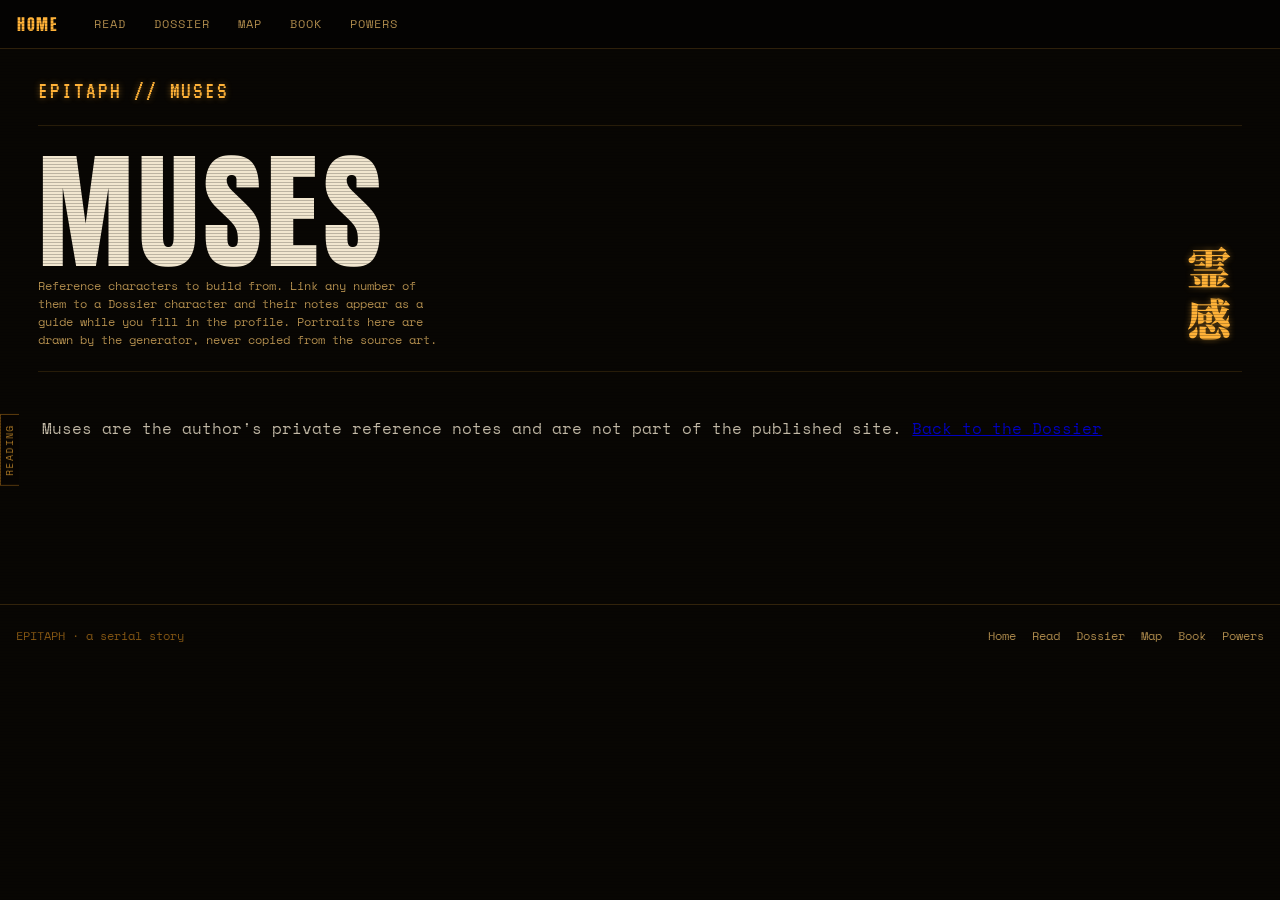
<file: muses.html>
<!DOCTYPE html>
<html lang="en">
<head>
<meta charset="UTF-8">
<meta name="viewport" content="width=device-width, initial-scale=1.0">
<title>Epitaph — Muses</title>
<meta name="robots" content="noindex">
<link rel="icon" href="favicon.svg" type="image/svg+xml">
<link rel="preconnect" href="https://fonts.googleapis.com">
<link rel="preconnect" href="https://fonts.gstatic.com" crossorigin>
<link href="https://fonts.googleapis.com/css2?family=Anton&family=Bebas+Neue&family=Noto+Serif+JP:wght@500;900&family=VT323&family=Space+Mono:wght@400;700&family=Source+Serif+4:ital,opsz,wght@0,8..60,400;1,8..60,400&display=swap" rel="stylesheet">
<style>
  /* Layout: nav, title band, muse files in a 2-column grid, generator settings at the end. */
  :root{ --ink:#080603; --bone:#f1e6cf; --dust:#b5904f; --line:rgba(255,178,56,.17); --panel:#0e0a05; }
  *{ box-sizing:border-box; }
  html,body{ margin:0; background:var(--ink); color:var(--bone); }
  body{ font-family:'Source Serif 4',Georgia,serif; font-size:16px; line-height:1.5; min-height:100vh; }
  .app{ max-width:1320px; margin:0 auto; padding:24px max(16px, 3vw) 80px; }
  .top-nav{ display:flex; justify-content:space-between; align-items:center; padding-bottom:16px; border-bottom:1px solid var(--line); }
  .top-nav .actions{ display:flex; }

  .m-title{ display:grid; grid-template-columns:minmax(0,1fr) auto; gap:20px; align-items:end; padding:34px 0 22px; border-bottom:1px solid var(--line); }
  .m-title h1{ font-family:var(--f-display); font-weight:400; font-size:clamp(64px,10vw,140px); line-height:.82; margin:0; text-transform:uppercase; letter-spacing:.03em; }
  .m-title h1 .ch{ display:inline-block; }
  .m-title p{ font-family:var(--f-mono); font-size:12px; color:var(--dust); max-width:58ch; margin:12px 0 0; }
  .m-title .jp{ font-family:var(--f-jp); font-weight:900; font-size:44px; writing-mode:vertical-rl; letter-spacing:.2em; color:var(--amber); text-shadow:var(--phosphor-glow); }

  .m-tools{ display:flex; flex-wrap:wrap; gap:10px; align-items:center; justify-content:space-between; padding:18px 0; }
  .m-tools .count{ font-family:var(--f-crt); font-size:20px; color:var(--amber); text-shadow:var(--phosphor-glow); }

  .m-grid{ display:grid; grid-template-columns:repeat(2, minmax(0,1fr)); gap:18px; }
  .muse{ border:1px solid var(--amber-dim); background:var(--panel); display:grid; grid-template-columns:200px minmax(0,1fr); position:relative; scroll-margin-top:20px; }
  .muse.flash{ box-shadow:0 0 0 2px var(--amber), 0 0 40px rgba(255,178,56,.25); }
  .muse .pic{ border-right:1px solid var(--amber-dim); background:#050403; position:relative; }
  .muse .pic img{ display:block; width:100%; height:auto; }
  .muse .pic .tag{ position:absolute; left:8px; top:8px; font-family:var(--f-crt); font-size:16px; color:var(--ink); background:var(--amber); padding:0 6px; }
  .muse .body{ display:flex; flex-direction:column; min-width:0; }
  .muse .bar{ display:flex; justify-content:space-between; align-items:center; gap:8px; padding:8px 14px; border-bottom:1px solid var(--amber-dim); font-family:var(--f-crt); font-size:18px; color:var(--amber); text-shadow:var(--phosphor-glow); }
  .muse .bar .acts{ display:flex; gap:6px; }
  .muse .bar button{ font-family:var(--f-crt); font-size:17px; color:var(--amber); background:none; border:1px solid var(--amber-dim); padding:0 8px; cursor:pointer; }
  .muse .bar button:hover, .muse .bar button:focus-visible{ background:var(--amber); color:var(--ink); outline:none; }
  .muse h2{ font-family:var(--f-display); font-weight:400; font-size:clamp(40px,4.4vw,64px); line-height:.86; margin:12px 14px 2px; text-transform:uppercase; letter-spacing:.03em; overflow-wrap:anywhere; }
  .muse .src{ margin:0 14px; font-family:var(--f-mono); font-size:10px; letter-spacing:.2em; text-transform:uppercase; color:var(--dust); }
  .muse blockquote{ margin:12px 14px 4px; font-style:italic; font-size:16px; border-left:3px solid var(--amber); padding-left:10px; color:var(--bone); }
  .muse dl{ margin:10px 14px; display:grid; grid-template-columns:104px minmax(0,1fr); gap:6px 12px; font-size:14px; }
  .muse dt{ font-family:var(--f-mono); font-size:10px; letter-spacing:.14em; text-transform:uppercase; color:var(--dust); padding-top:3px; }
  .muse dd{ margin:0; }
  .muse dd.empty{ color:#6b5a3c; font-style:italic; }
  .muse .quotes{ margin:4px 14px 10px; display:flex; flex-direction:column; gap:6px; }
  .muse .quotes .q{ display:flex; gap:8px; align-items:baseline; font-size:14px; color:var(--amber-hi); }
  .muse .quotes .q::before{ content:'“'; color:var(--amber); font-family:var(--f-display); }
  .muse .quotes .q button{ margin-left:auto; background:none; border:0; color:var(--dust); cursor:pointer; font-size:14px; }
  .muse .quotes .q button:hover{ color:var(--ember); }
  .muse .qadd{ display:flex; gap:6px; margin:0 14px 12px; }
  .muse .qadd input{ flex:1; min-width:0; background:var(--ink); border:1px solid var(--line); color:var(--bone); padding:6px 8px; font-family:'Source Serif 4',serif; font-size:14px; }
  .muse .qadd button{ font-family:var(--f-crt); font-size:17px; background:none; color:var(--amber); border:1px solid var(--amber-dim); cursor:pointer; padding:0 10px; }
  .muse .used{ margin-top:auto; padding:8px 14px; border-top:1px solid var(--amber-dim); font-family:var(--f-crt); font-size:17px; color:var(--amber-dim); display:flex; flex-wrap:wrap; gap:8px; }
  .muse .used a{ color:var(--amber); text-decoration:none; }
  .muse .used a:hover{ text-decoration:underline; }

  /* edit form */
  .m-form{ display:grid; gap:10px; padding:12px 14px 14px; }
  .m-form .row{ display:grid; grid-template-columns:1fr 1fr; gap:10px; }
  .m-form label{ display:flex; flex-direction:column; gap:4px; font-family:var(--f-mono); font-size:10px; letter-spacing:.14em; text-transform:uppercase; color:var(--dust); }
  .m-form input, .m-form textarea, .m-form select{ background:var(--ink); color:var(--bone); border:1px solid var(--line); padding:7px 9px; font-family:'Source Serif 4',serif; font-size:14px; text-transform:none; letter-spacing:0; min-width:0; }
  .m-form textarea{ min-height:52px; resize:vertical; }
  .m-form .acts{ display:flex; gap:8px; justify-content:flex-end; }

  /* generator settings */
  .gen-set{ margin-top:46px; border-top:1px solid var(--line); padding-top:26px; }
  .gen-set h2{ font-family:var(--f-crt); font-weight:400; font-size:28px; letter-spacing:.08em; color:var(--amber); text-shadow:var(--phosphor-glow); margin:0; }
  .gen-set p{ font-family:var(--f-mono); font-size:12px; color:var(--dust); max-width:70ch; }
  .gen-opts{ display:grid; grid-template-columns:repeat(5, minmax(0,1fr)); gap:10px; margin:12px 0 22px; }
  .gen-opt{ border:1px solid var(--line); cursor:pointer; position:relative; background:#050403; }
  .gen-opt img{ display:block; width:100%; height:auto; transition:opacity .2s, filter .2s; }
  .gen-opt span{ display:flex; justify-content:space-between; font-family:var(--f-crt); font-size:18px; color:var(--amber); padding:4px 8px; border-top:1px solid var(--line); }
  .gen-opt input{ position:absolute; opacity:0; pointer-events:none; }
  .gen-opt:has(input:not(:checked)) img{ opacity:.18; filter:grayscale(1); }
  .gen-opt:has(input:not(:checked)) span{ color:#6b5a3c; text-decoration:line-through; }
  .gen-opt:has(input:checked){ border-color:var(--amber); }
  .gen-opt:has(input:focus-visible){ outline:2px solid var(--amber); outline-offset:2px; }

  @media (max-width:980px){ .m-grid{ grid-template-columns:1fr; } }
  @media (max-width:620px){
    .muse{ grid-template-columns:1fr; } .muse .pic{ border-right:0; border-bottom:1px solid var(--amber-dim); max-width:260px; }
    .m-title{ grid-template-columns:1fr; } .m-title .jp{ writing-mode:horizontal-tb; font-size:30px; }
    .gen-opts{ grid-template-columns:repeat(3, minmax(0,1fr)); }
    .m-form .row{ grid-template-columns:1fr; }
  }
  /* Reader mode: Muses are the author's reference notes and are not published */
  .m-reader-note{ display:none; }
  .mode-reader .m-title ~ *, .mode-reader #addMuse{ display:none !important; }
  .mode-reader .m-reader-note{ display:block !important; font-family:var(--f-mono, monospace); padding:28px 4px; opacity:.8; }
</style>
<link rel="stylesheet" href="assets/epitaph-theme.css?v=20">
<script src="https://cdnjs.cloudflare.com/ajax/libs/gsap/3.12.5/gsap.min.js"></script>
<script src="assets/portrait-gen.js?v=8"></script>
<script src="assets/epitaph-muses.js?v=7"></script>
<script src="assets/epitaph-mode.js?v=6"></script>
<script src="assets/epitaph-nav.js?v=1"></script>
<script src="published/epitaph-data.js"></script>
<script src="assets/epitaph-reader-data.js?v=3"></script>
</head>
<body>
<div class="app">
  <div class="top-nav">
    <div class="brand">EPITAPH // MUSES</div>
    <div class="actions">
      <button class="btn primary" id="addMuse" type="button">+ New muse</button>
    </div>
  </div>

  <header class="m-title">
    <div>
      <h1 id="mTitle">Muses</h1>
      <p>Reference characters to build from. Link any number of them to a Dossier character and their notes appear as a guide while you fill in the profile. Portraits here are drawn by the generator, never copied from the source art.</p>
    </div>
    <span class="jp" lang="ja">霊感</span>
  </header>
  <p class="m-reader-note">Muses are the author's private reference notes and are not part of the published site. <a href="dossier.html">Back to the Dossier</a></p>

  <div class="m-tools">
    <span class="count" id="mCount">— MUSES ON FILE</span>
    <nav class="menu-slant" aria-label="Jump to">
      <a href="#genSettings">Generator settings</a>
      <button type="button" id="resetMuses">Restore defaults</button>
    </nav>
  </div>

  <main class="m-grid" id="mGrid" aria-live="polite"></main>

  <section class="gen-set" id="genSettings" aria-labelledby="genTitle">
    <h2 id="genTitle">PORTRAIT GENERATOR</h2>
    <p>Characters without art get a generated portrait. Switch off any figure or style you don't like and it will never be auto-picked. You can still choose it on purpose in a character's form, and Reroll there gives a new variation.</p>
    <h3 class="sig-bar" style="padding-left:0;border-bottom:0;margin:0;font-weight:400">FIGURES</h3>
    <div class="gen-opts" id="figOpts"></div>
    <h3 class="sig-bar" style="padding-left:0;border-bottom:0;margin:0;font-weight:400">STYLES</h3>
    <div class="gen-opts" id="styleOpts"></div>
  </section>
</div>

<script>
(function(){
  const M = window.EpitaphMuses, P = window.EpitaphPortrait;
  const reduce = matchMedia('(prefers-reduced-motion: reduce)').matches;
  let muses = M.load();
  let editing = null; // muse id being edited, or 'new'

  const esc = s => String(s == null ? '' : s).replace(/[&<>"']/g, c => ({ '&':'&amp;', '<':'&lt;', '>':'&gt;', '"':'&quot;', "'":'&#39;' }[c]));
  function dossierChars(){
    try { const st = JSON.parse(localStorage.getItem('epitaph-character-profiles') || '{}'); return Array.isArray(st.characters) ? st.characters : []; } catch(e){ return []; }
  }
  function persist(){ if(!M.save(muses)) alert('Could not save — browser storage may be full.'); }

  function card(m){
    const users = dossierChars().filter(c => Array.isArray(c.museIds) && c.museIds.includes(m.id));
    if(editing === m.id) return formCard(m);
    return `
    <article class="muse" id="${esc(m.id)}">
      <div class="pic"><img data-muse="${esc(m.id)}" alt="Generated portrait for ${esc(m.name)}" width="240" height="300"><span class="tag">${esc((m.style || 'auto').toUpperCase())}</span></div>
      <div class="body">
        <div class="bar"><span>MUSE FILE</span><span class="acts"><button type="button" data-edit="${esc(m.id)}">EDIT</button><button type="button" data-del="${esc(m.id)}">DELETE</button></span></div>
        <h2>${esc(m.name || 'Unnamed')}</h2>
        <div class="src">${esc(m.source || 'Source not set')}</div>
        ${m.epitaph ? `<blockquote>${esc(m.epitaph)}</blockquote>` : ''}
        <dl>${M.FIELDS.map(f => `<dt>${esc(f.label)}</dt><dd class="${m[f.key] ? '' : 'empty'}">${m[f.key] ? esc(m[f.key]) : 'Not written yet'}</dd>`).join('')}</dl>
        ${m.quotes.length ? `<div class="quotes">${m.quotes.map((q, i) => `<div class="q"><span>${esc(q)}</span><button type="button" data-qdel="${esc(m.id)}:${i}" aria-label="Remove this line">×</button></div>`).join('')}</div>` : ''}
        <form class="qadd" data-qadd="${esc(m.id)}"><input type="text" id="q_${esc(m.id)}" placeholder="Add a line you love (saved in this browser only)" aria-label="Add a line for ${esc(m.name)}"><button type="submit">+ ADD</button></form>
        <div class="used">USED BY: ${users.length ? users.map(c => `<a href="dossier.html">${esc(c.name || 'Unnamed')}</a>`).join(' · ') : 'no characters yet'}</div>
      </div>
    </article>`;
  }

  function formCard(m){
    const isNew = editing === 'new';
    const opt = (list, cur, label) => `<option value="">${label}: auto</option>` + list.map(v => `<option value="${v}" ${cur === v ? 'selected' : ''}>${v}</option>`).join('');
    return `
    <article class="muse" id="${esc(m.id)}">
      <div class="pic"><img data-muse="${esc(m.id)}" id="formPic" alt="Portrait preview" width="240" height="300"></div>
      <form class="body m-form" id="museForm">
        <div class="bar" style="margin:-12px -14px 4px"><span>${isNew ? 'NEW MUSE' : 'EDIT MUSE'}</span><span></span></div>
        <div class="row">
          <label for="mf_name">Name<input id="mf_name" required value="${esc(m.name)}"></label>
          <label for="mf_source">Source (book / show)<input id="mf_source" value="${esc(m.source)}"></label>
        </div>
        ${M.FIELDS.map(f => `<label for="mf_${f.key}">${esc(f.label)}<textarea id="mf_${f.key}">${esc(m[f.key])}</textarea></label>`).join('')}
        <label for="mf_epitaph">Epitaph line (your own one-liner)<input id="mf_epitaph" value="${esc(m.epitaph)}"></label>
        <div class="row">
          <label for="mf_figure">Portrait figure<select id="mf_figure">${opt(P.ARCHETYPES, m.figure, 'Figure')}</select></label>
          <label for="mf_style">Portrait style<select id="mf_style">${opt(P.STYLES, m.style, 'Style')}</select></label>
        </div>
        <div class="acts"><button type="button" class="btn ghost" id="mf_cancel">Cancel</button><button type="submit" class="btn primary">Save muse</button></div>
      </form>
    </article>`;
  }

  function render(){
    const list = editing === 'new' ? [M.normalise({ id: 'muse_' + Date.now().toString(36) }), ...muses] : muses;
    if(editing === 'new') list[0].__new = true;
    const grid = document.getElementById('mGrid');
    grid.innerHTML = list.map(card).join('') || '<p class="count">No muses yet. Add one to start your reference wall.</p>';
    document.getElementById('mCount').textContent = String(muses.length).padStart(2, '0') + ' MUSES ON FILE';
    grid.querySelectorAll('img[data-muse]').forEach(img => {
      const m = list.find(x => x.id === img.dataset.muse); if(!m) return;
      P.render(M.portraitOpts(m)).then(u => { img.src = u; }).catch(() => {});
    });
    wire(list);
  }

  function wire(list){
    const grid = document.getElementById('mGrid');
    grid.querySelectorAll('[data-edit]').forEach(b => b.onclick = () => { editing = b.dataset.edit; render(); focusForm(); });
    grid.querySelectorAll('[data-del]').forEach(b => b.onclick = () => {
      const m = muses.find(x => x.id === b.dataset.del);
      if(!m || !confirm(`Delete the muse "${m.name}"? Characters that link to it keep their other muses.`)) return;
      muses = muses.filter(x => x.id !== m.id); persist(); render();
    });
    grid.querySelectorAll('[data-qdel]').forEach(b => b.onclick = () => {
      const [id, i] = b.dataset.qdel.split(':'); const m = muses.find(x => x.id === id);
      if(m){ m.quotes.splice(+i, 1); persist(); render(); }
    });
    grid.querySelectorAll('form[data-qadd]').forEach(f => f.onsubmit = (e) => {
      e.preventDefault(); const m = muses.find(x => x.id === f.dataset.qadd); const inp = f.querySelector('input');
      if(m && inp.value.trim()){ m.quotes.push(inp.value.trim()); persist(); render(); }
    });
    const form = document.getElementById('museForm');
    if(form){
      const draft = list.find(x => x.id === (editing === 'new' ? list[0].id : editing));
      const pic = document.getElementById('formPic');
      const preview = () => { P.render(M.portraitOpts({ name: document.getElementById('mf_name').value || 'new', figure: document.getElementById('mf_figure').value, style: document.getElementById('mf_style').value, accent: draft.accent })).then(u => { pic.src = u; }); };
      ['mf_name', 'mf_figure', 'mf_style'].forEach(id => document.getElementById(id).addEventListener('input', preview));
      document.getElementById('mf_cancel').onclick = () => { editing = null; render(); };
      form.onsubmit = (e) => {
        e.preventDefault();
        const out = Object.assign({}, draft);
        delete out.__new;
        out.name = document.getElementById('mf_name').value.trim();
        out.source = document.getElementById('mf_source').value.trim();
        out.epitaph = document.getElementById('mf_epitaph').value.trim();
        out.figure = document.getElementById('mf_figure').value;
        out.style = document.getElementById('mf_style').value;
        M.FIELDS.forEach(f => { out[f.key] = document.getElementById('mf_' + f.key).value.trim(); });
        if(editing === 'new') muses.unshift(M.normalise(out)); else muses = muses.map(x => x.id === out.id ? M.normalise(out) : x);
        const id = out.id; editing = null; persist(); render(); flash(id);
      };
    }
  }
  function focusForm(){ const f = document.getElementById('mf_name'); if(f){ f.closest('.muse').scrollIntoView({ behavior: reduce ? 'auto' : 'smooth', block: 'start' }); f.focus({ preventScroll: true }); } }
  function flash(id){
    const el = document.getElementById(id); if(!el) return;
    el.scrollIntoView({ behavior: reduce ? 'auto' : 'smooth', block: 'center' });
    el.classList.add('flash'); setTimeout(() => el.classList.remove('flash'), 1800);
  }

  document.getElementById('addMuse').onclick = () => { editing = 'new'; render(); focusForm(); };
  document.getElementById('resetMuses').onclick = () => {
    if(!confirm('Restore the five starter muses? Muses you added stay; edited starter muses are reset.')) return;
    const custom = muses.filter(m => !M.DEFAULTS.some(d => d.id === m.id));
    muses = M.DEFAULTS.map(d => M.normalise(JSON.parse(JSON.stringify(d)))).concat(custom); persist(); render();
  };

  // ---- generator settings ----
  function renderGenSettings(){
    const prefs = P.getPrefs();
    const sample = { name: 'Specimen' };
    const fig = document.getElementById('figOpts'), sty = document.getElementById('styleOpts');
    fig.innerHTML = P.ARCHETYPES.map(a => `<label class="gen-opt"><input type="checkbox" data-fig="${a}" ${prefs.figures.includes(a) ? 'checked' : ''}><img alt="${a} figure" data-prev-fig="${a}"><span>${a.toUpperCase()}<b>${prefs.figures.includes(a) ? 'ON' : 'OFF'}</b></span></label>`).join('');
    sty.innerHTML = P.STYLES.map(s => `<label class="gen-opt"><input type="checkbox" data-sty="${s}" ${prefs.styles.includes(s) ? 'checked' : ''}><img alt="${s} style" data-prev-sty="${s}"><span>${s.toUpperCase()}<b>${prefs.styles.includes(s) ? 'ON' : 'OFF'}</b></span></label>`).join('');
    fig.querySelectorAll('img').forEach(img => P.render(Object.assign({}, sample, { archetype: img.dataset.prevFig, style: 'ink', accent: '#ffb238' })).then(u => img.src = u));
    sty.querySelectorAll('img').forEach(img => P.render(Object.assign({}, sample, { archetype: 'hood', style: img.dataset.prevSty, accent: '#ffb238' })).then(u => img.src = u));
    const save = () => {
      const figures = [...fig.querySelectorAll('input:checked')].map(i => i.dataset.fig);
      const styles = [...sty.querySelectorAll('input:checked')].map(i => i.dataset.sty);
      if(!figures.length || !styles.length){ alert('Keep at least one figure and one style switched on.'); renderGenSettings(); return; }
      P.setPrefs({ figures, styles }); renderGenSettings();
    };
    fig.querySelectorAll('input').forEach(i => i.onchange = save);
    sty.querySelectorAll('input').forEach(i => i.onchange = save);
  }

  render();
  renderGenSettings();
  if(location.hash) setTimeout(() => flash(decodeURIComponent(location.hash.slice(1))), 300);

  if(window.gsap && !reduce){
    const h = document.getElementById('mTitle');
    h.innerHTML = [...h.textContent].map(c => `<span class="ch">${c}</span>`).join('');
    gsap.fromTo('#mTitle .ch', { yPercent: 100, opacity: 0 }, { yPercent: 0, opacity: 1, duration: .9, ease: 'expo.out', stagger: .05 });
    gsap.fromTo('.muse', { y: 24, opacity: 0 }, { y: 0, opacity: 1, duration: .7, ease: 'power3.out', stagger: .08, delay: .2 });
  }
})();
</script>
</body>
</html>
</file>
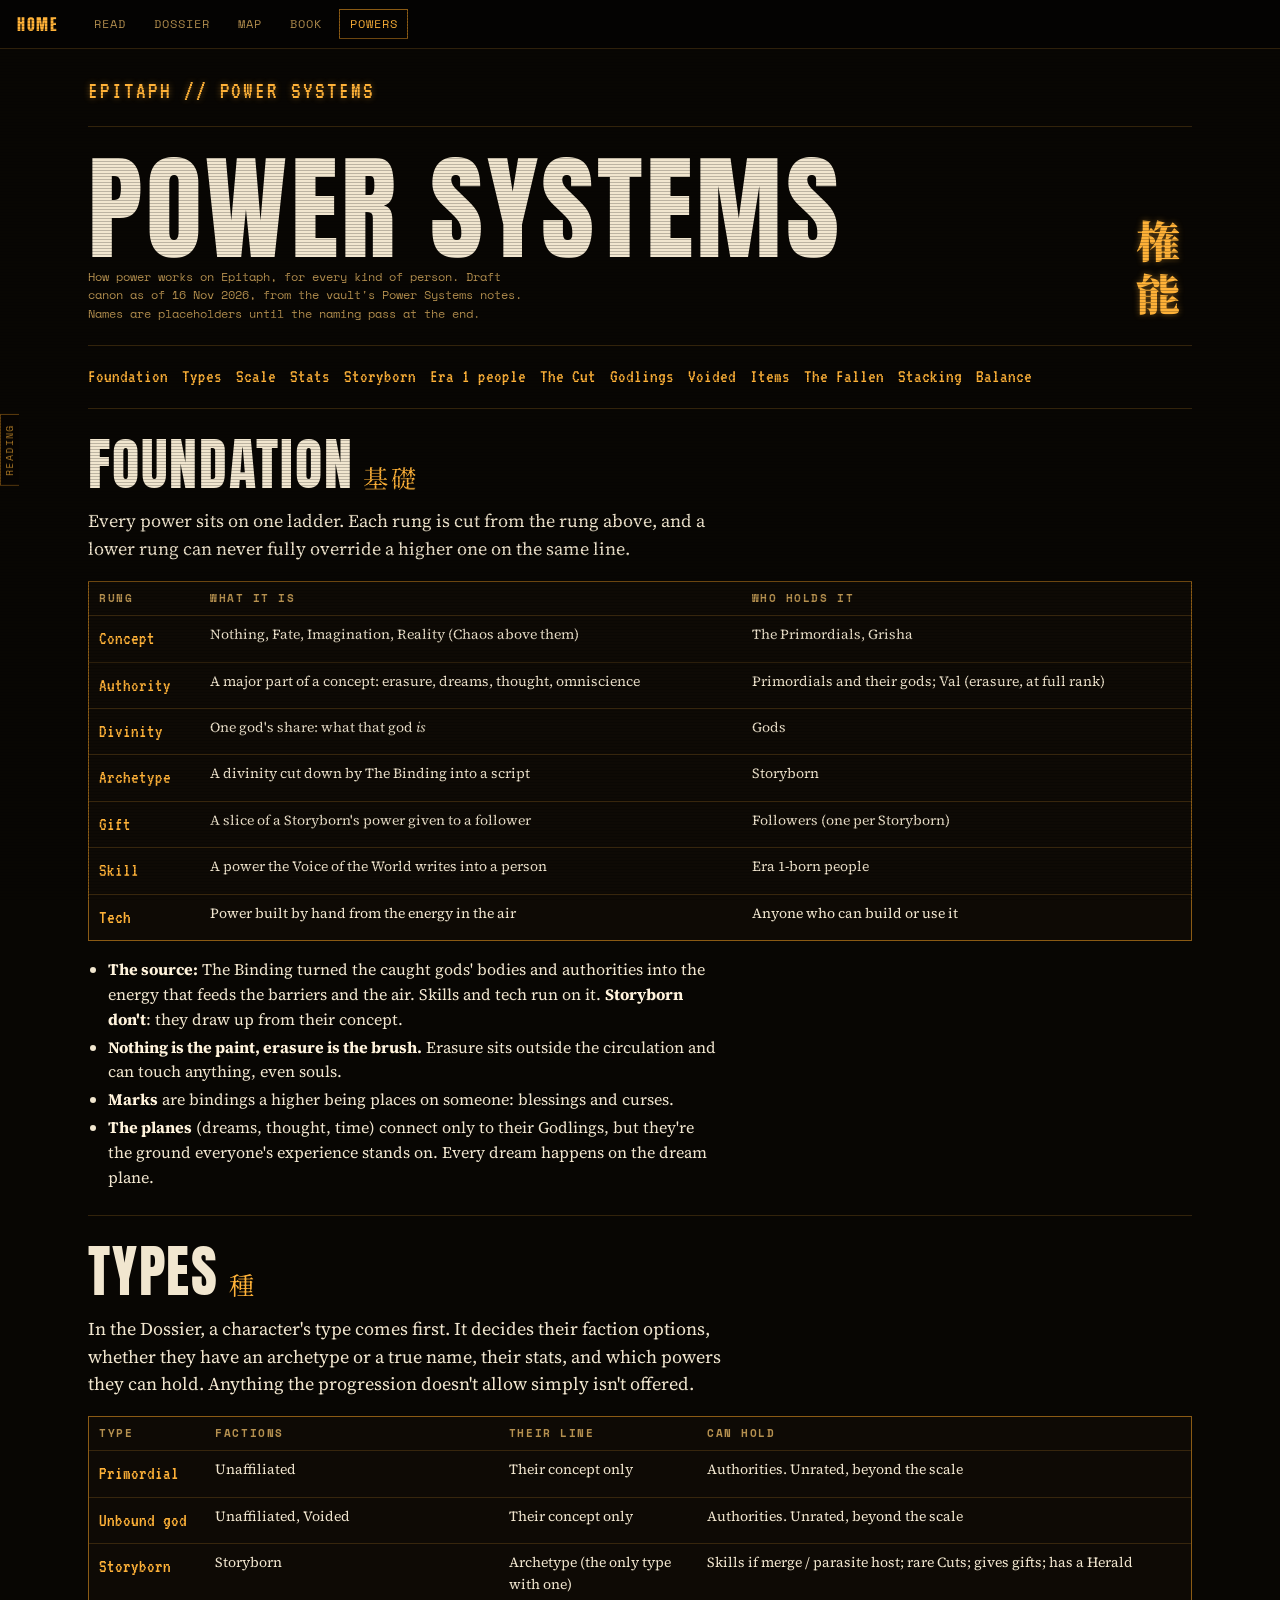
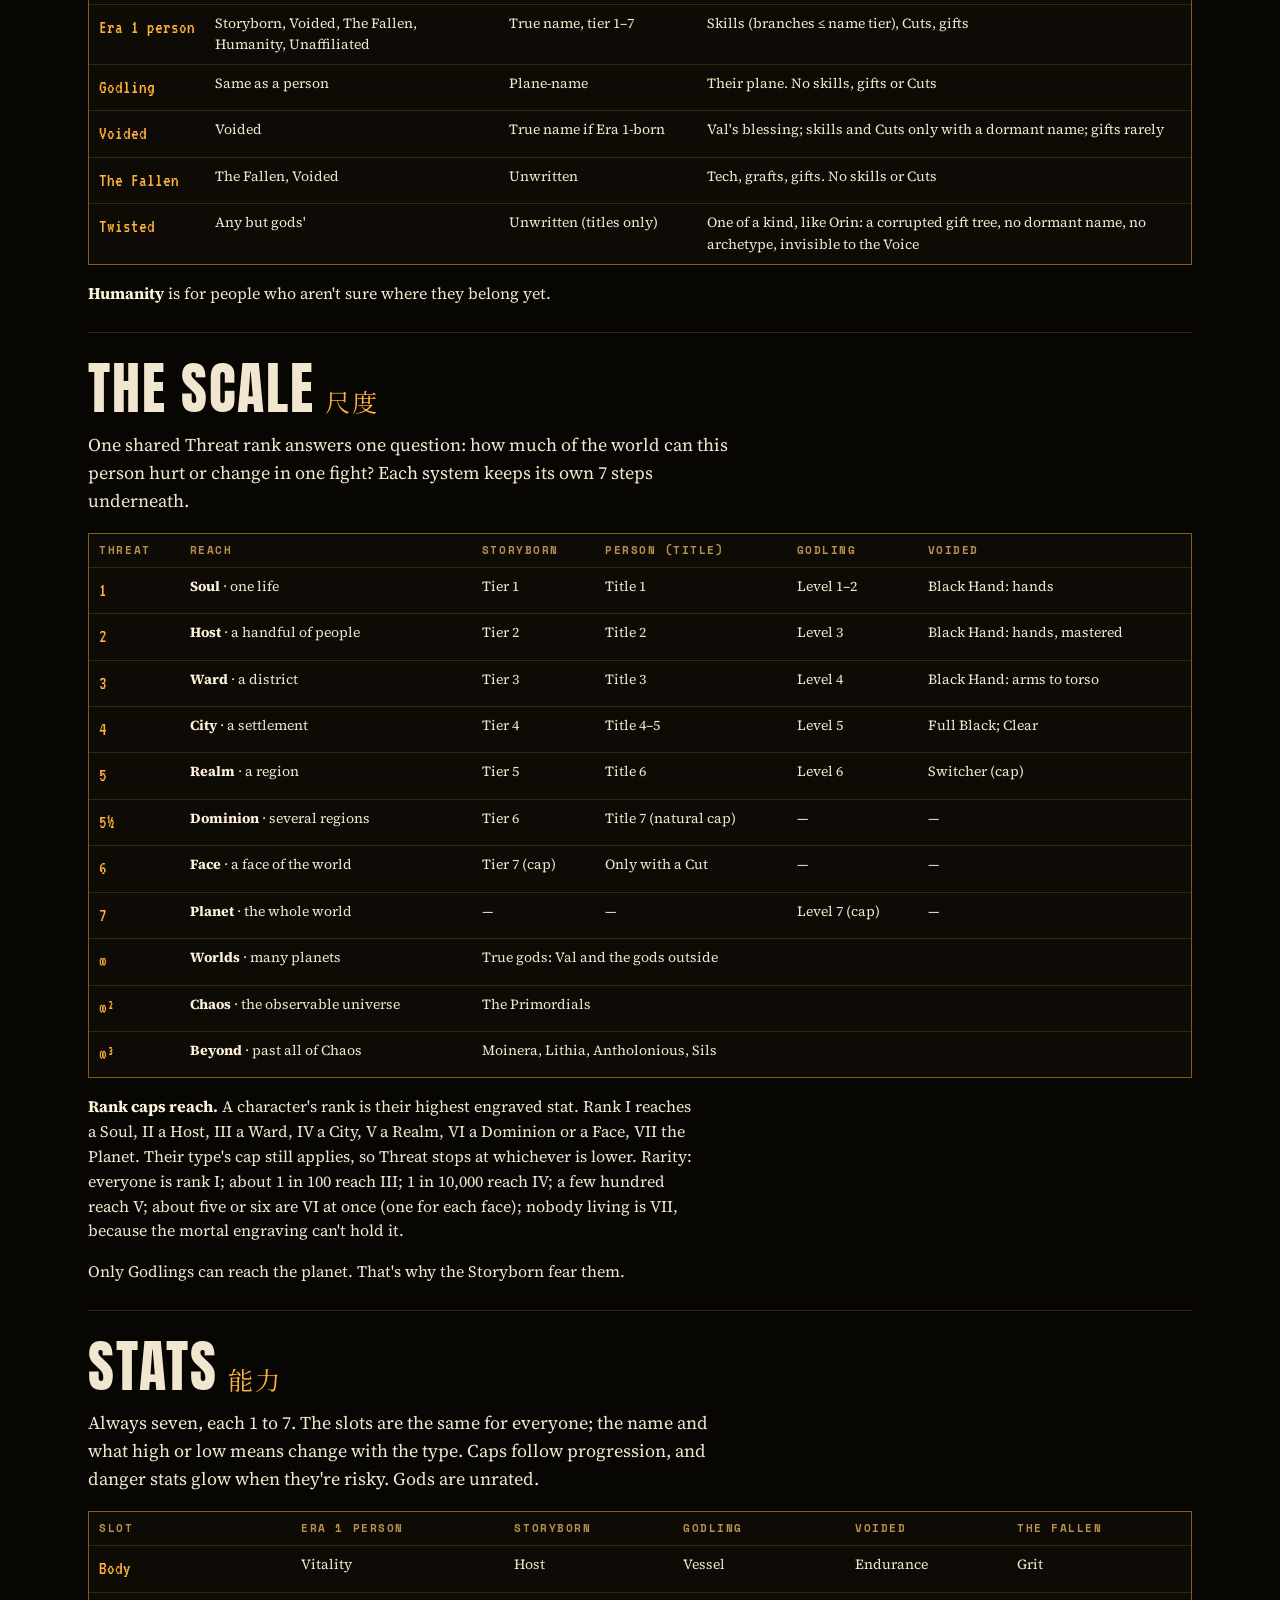
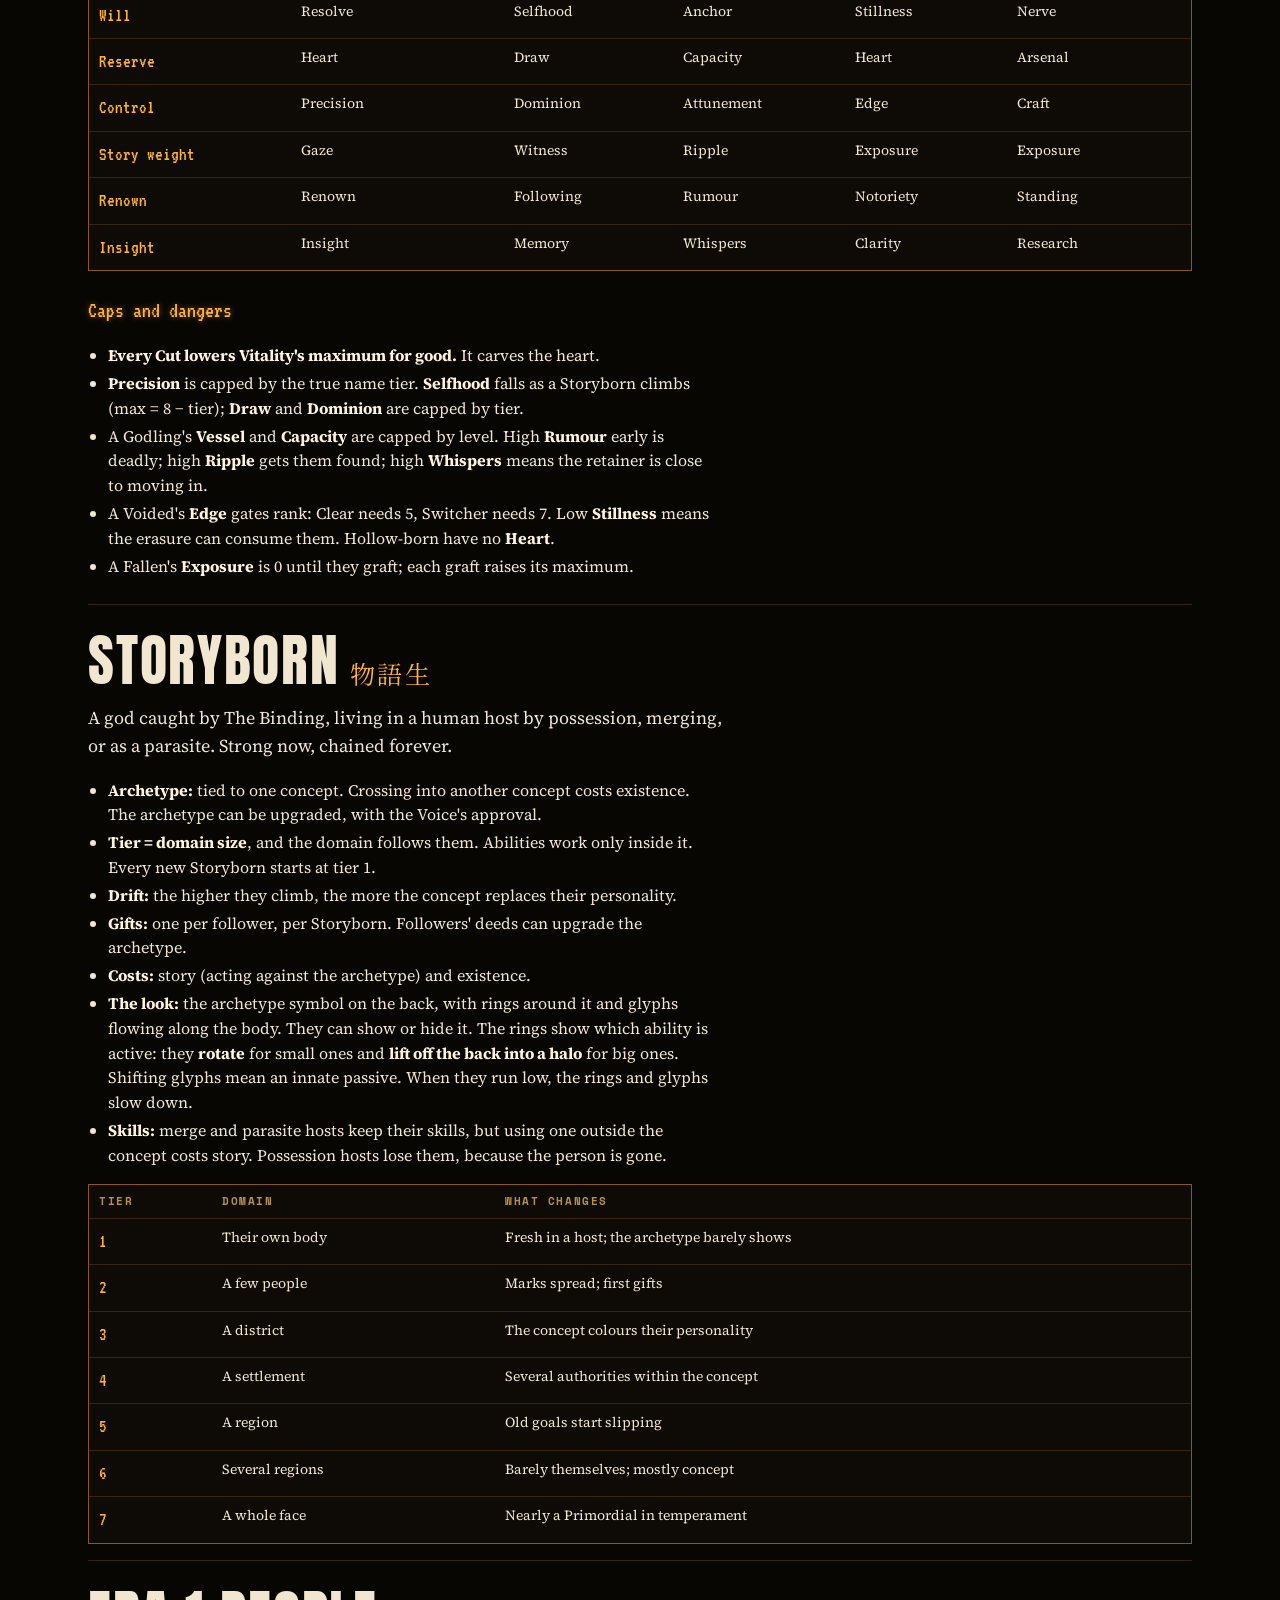
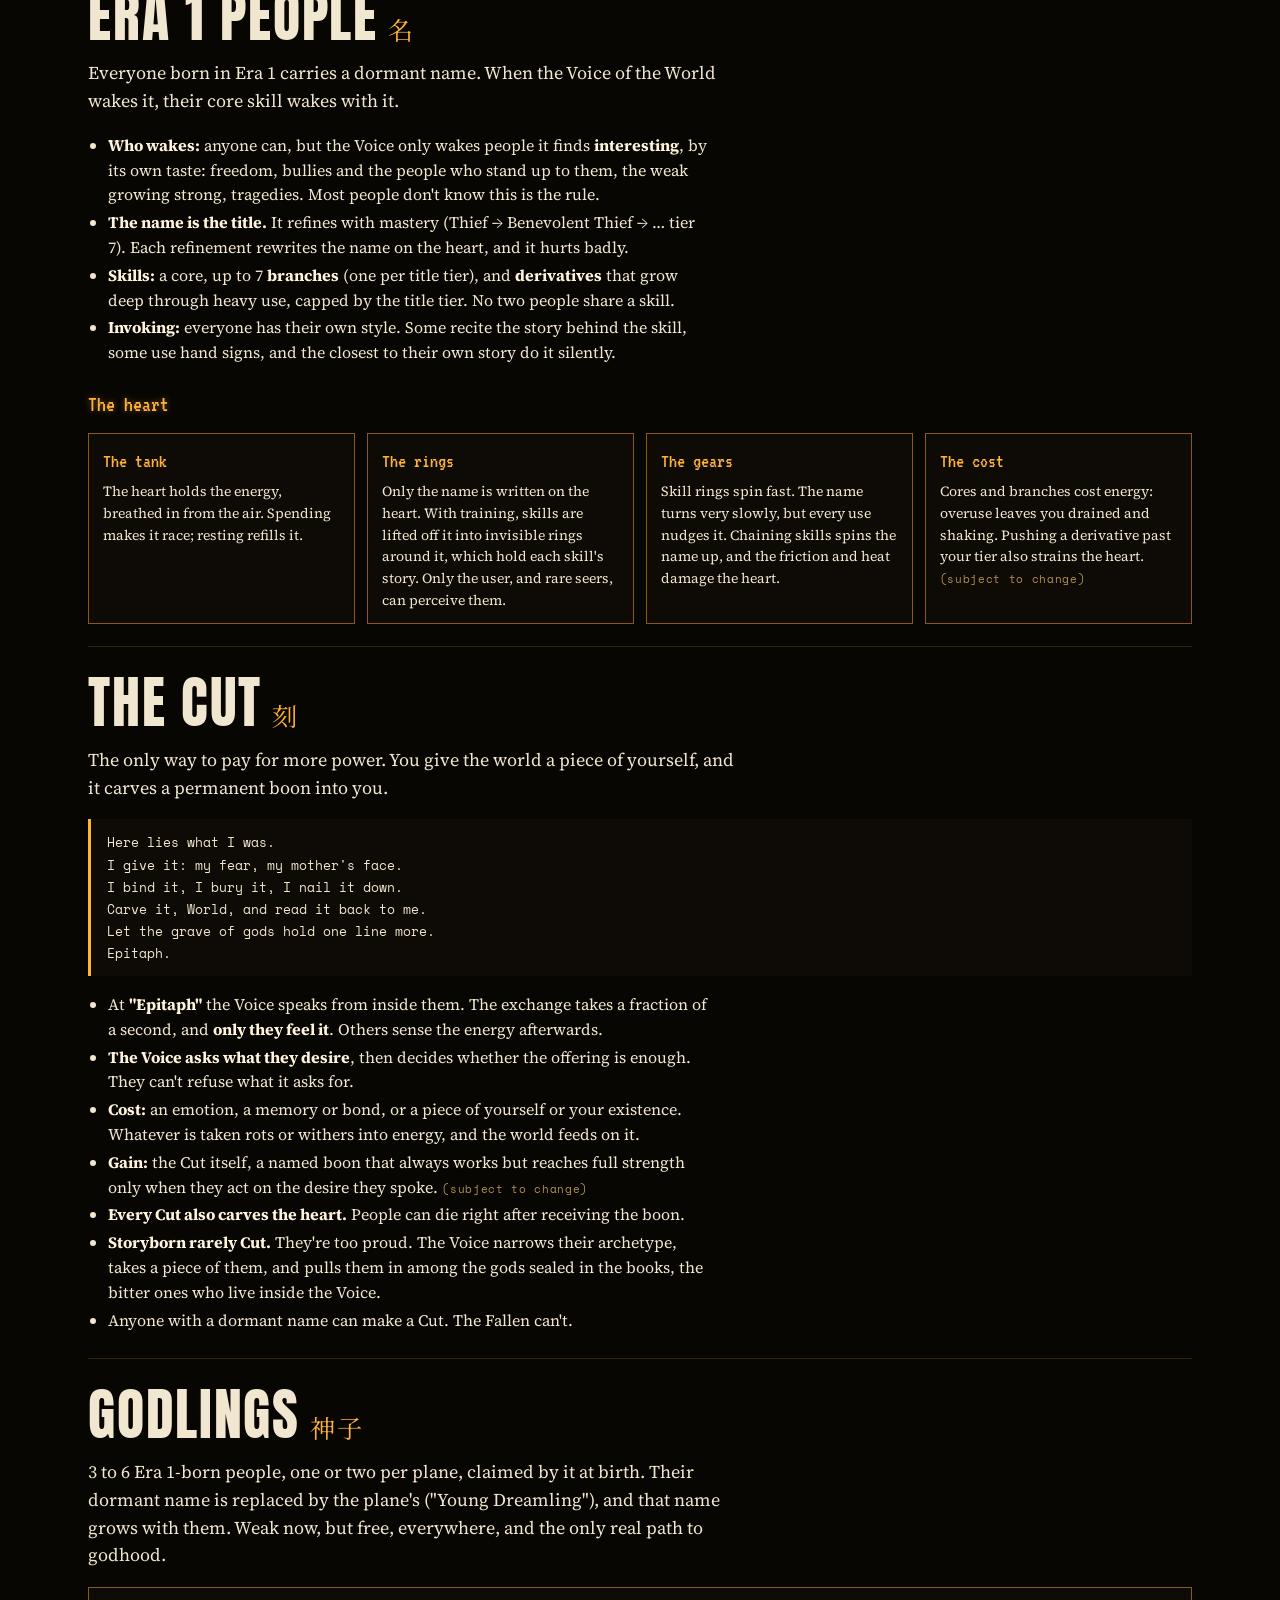
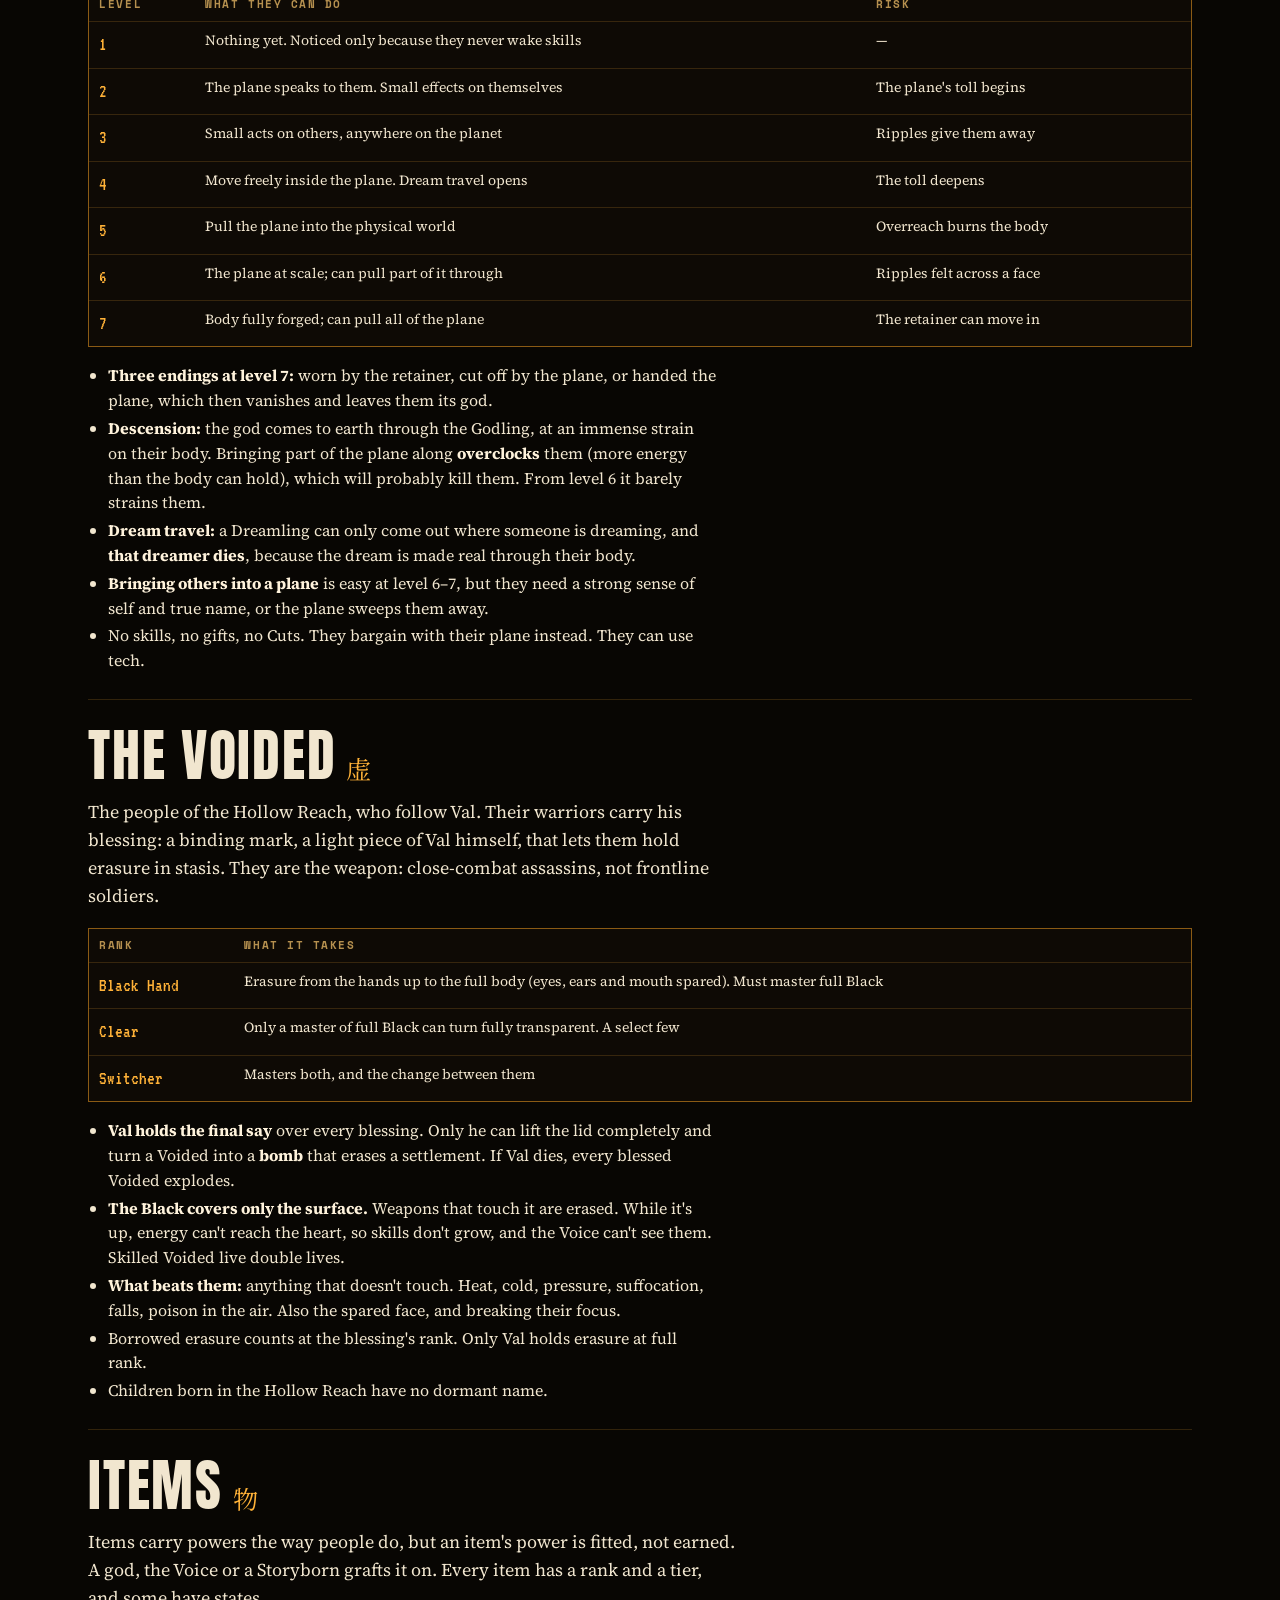
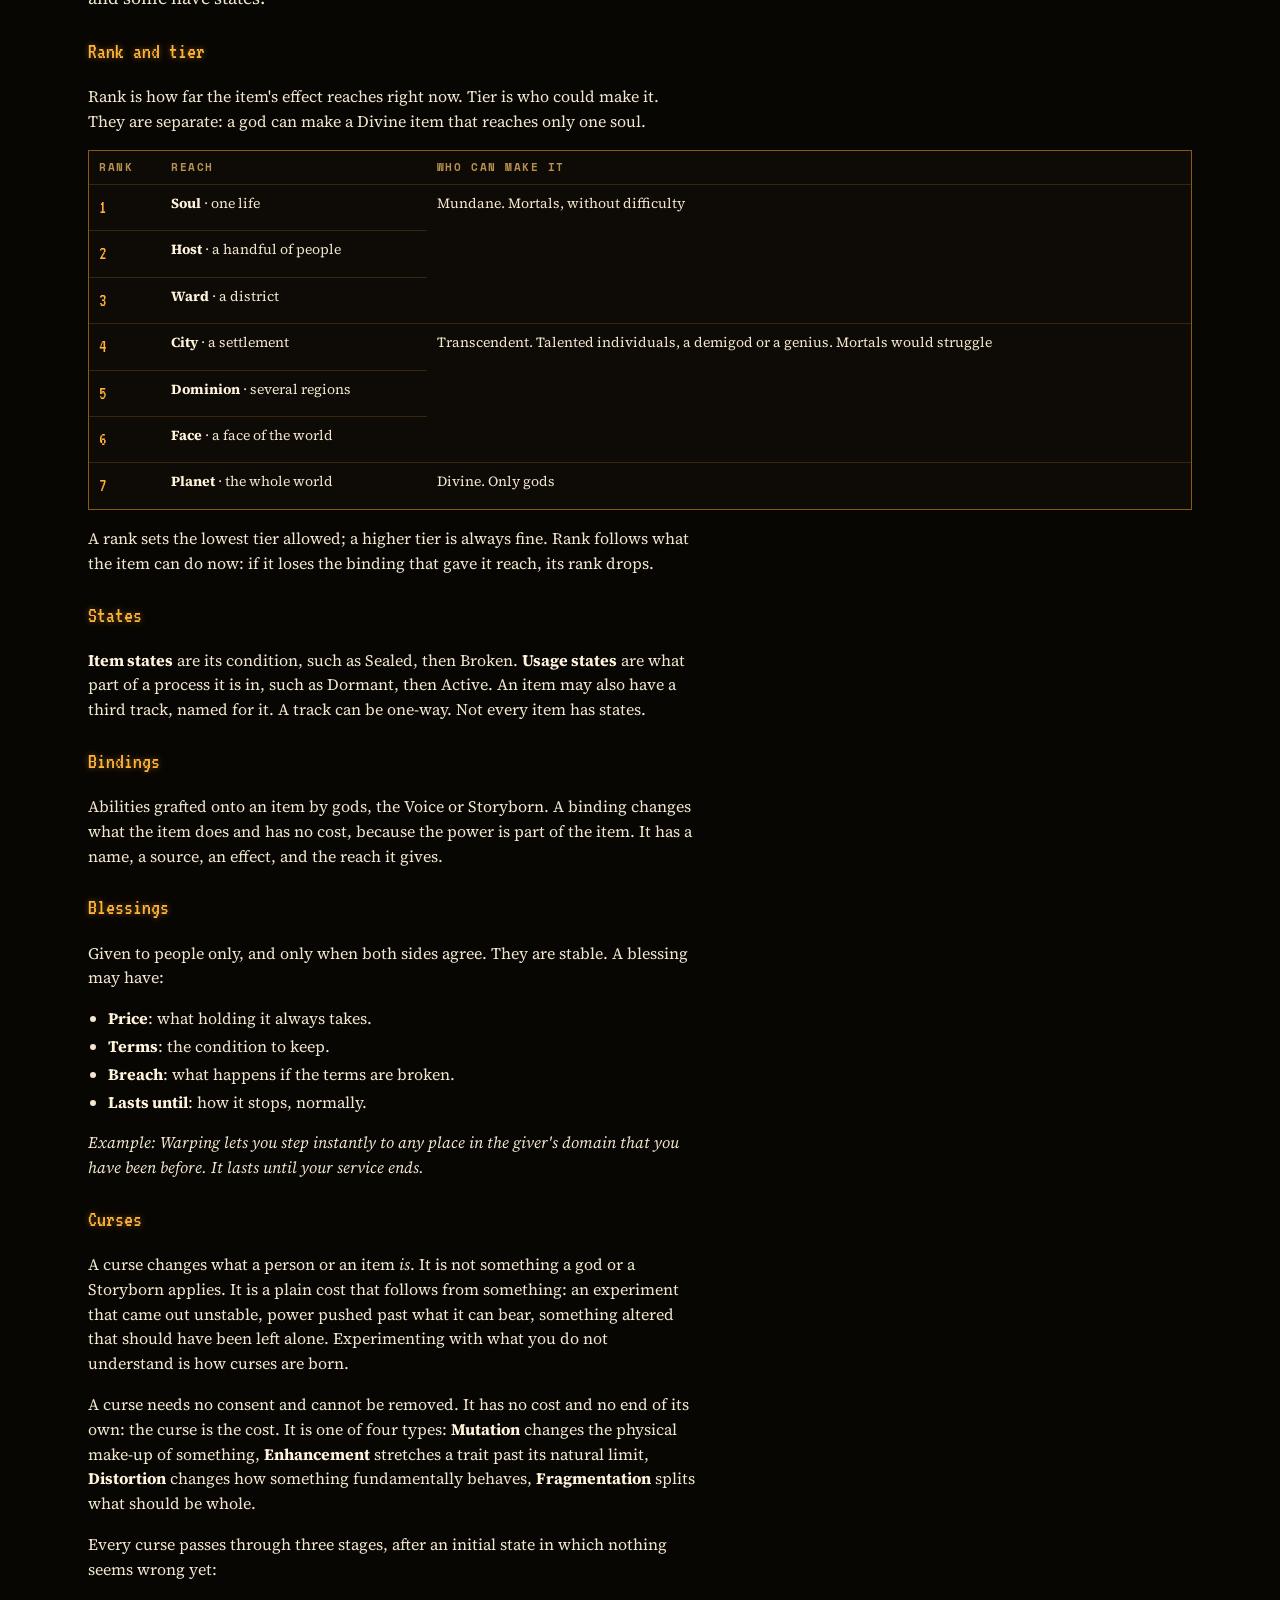
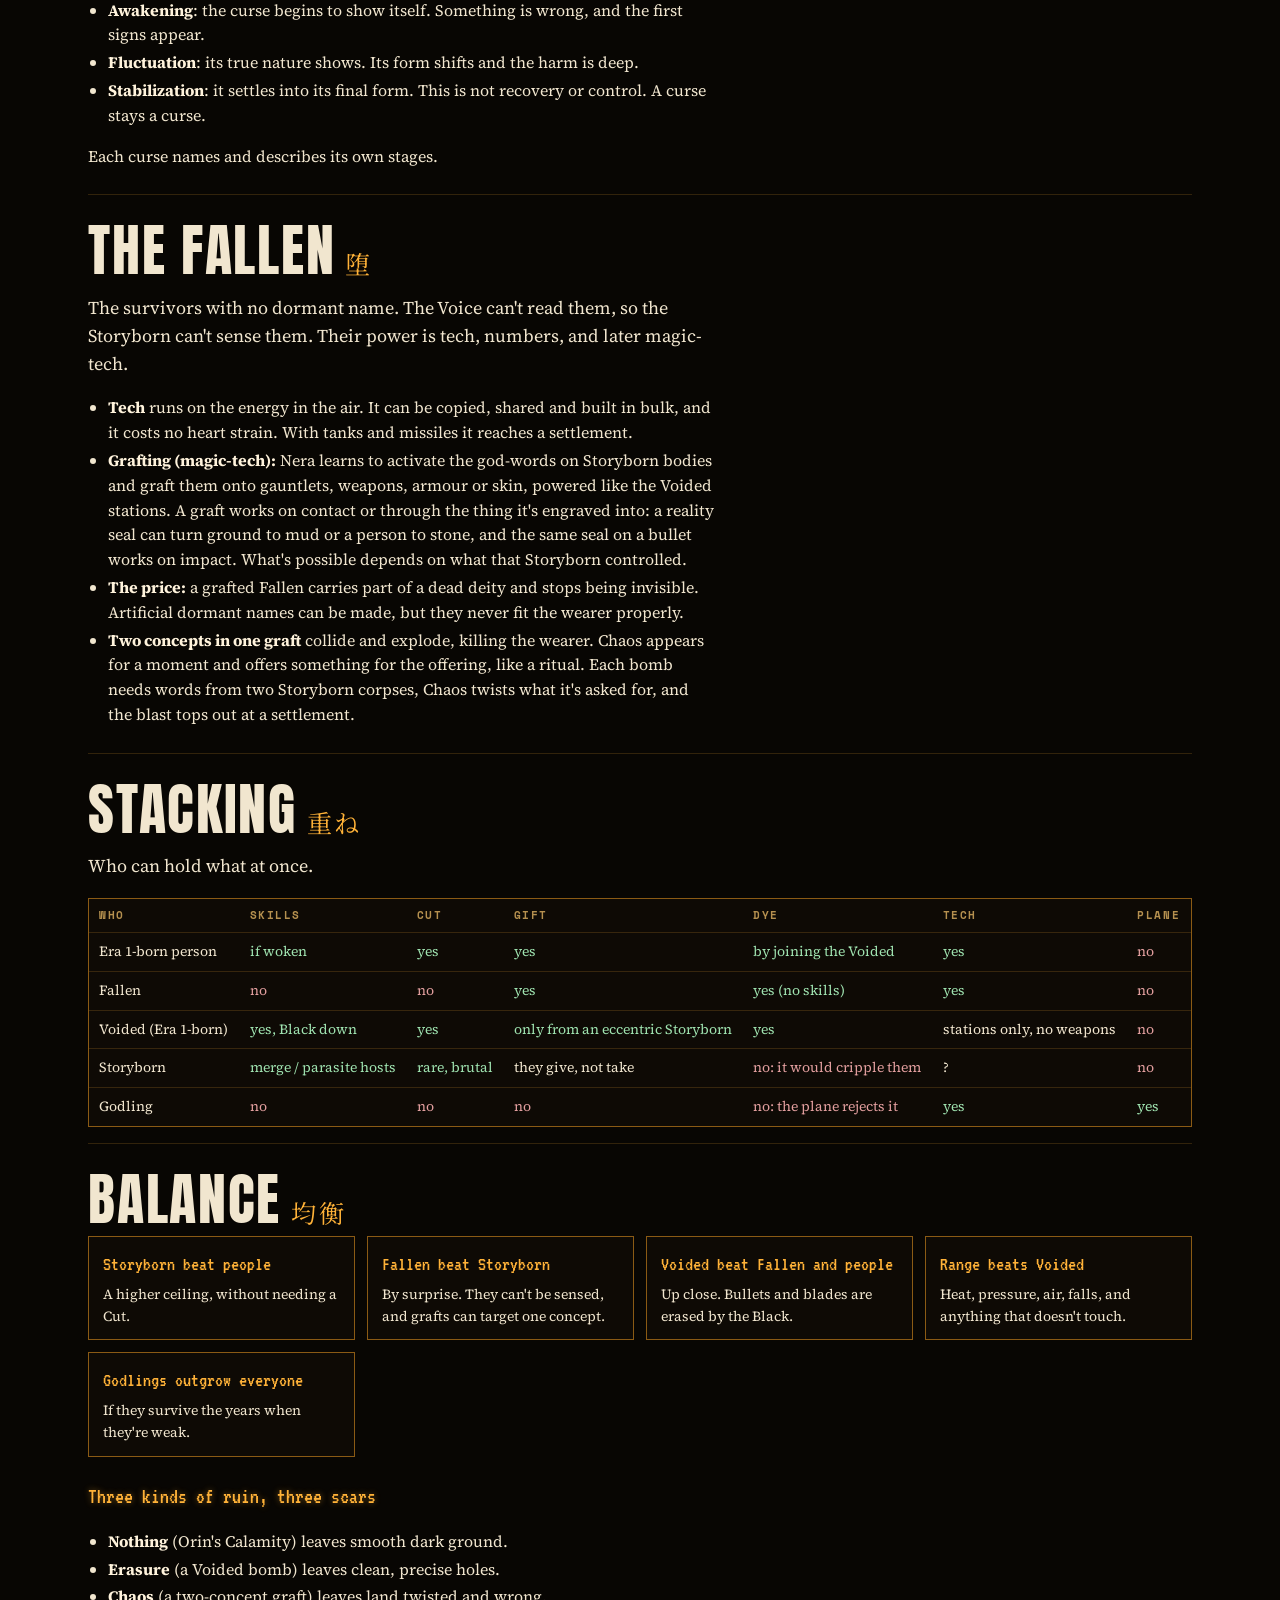
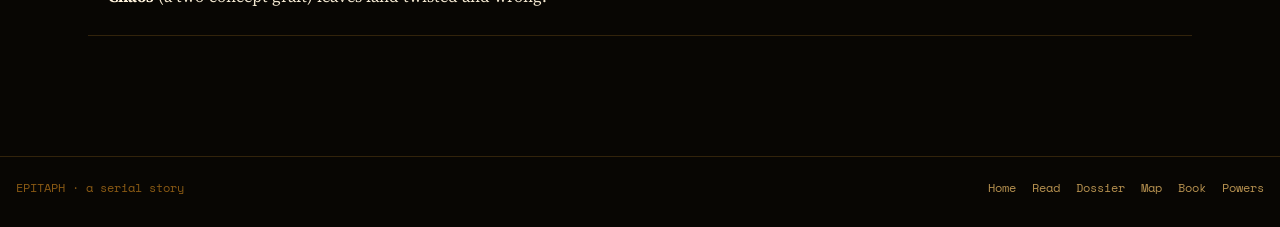
<file: powers.html>
<!DOCTYPE html>
<html lang="en">
<head>
<meta charset="UTF-8">
<meta name="viewport" content="width=device-width, initial-scale=1.0">
<title>Epitaph — Power Systems</title>
<meta name="description" content="How power works in Epitaph.">
<meta property="og:type" content="website">
<meta property="og:site_name" content="Epitaph">
<meta property="og:title" content="Epitaph — Power Systems">
<meta property="og:description" content="How power works in Epitaph.">
<meta property="og:image" content="https://blankslateimmortal.github.io/Epitaph/social.png">
<meta name="twitter:card" content="summary_large_image">
<meta name="theme-color" content="#080603">
<link rel="icon" href="favicon.svg" type="image/svg+xml">
<link rel="preconnect" href="https://fonts.googleapis.com">
<link rel="preconnect" href="https://fonts.gstatic.com" crossorigin>
<link href="https://fonts.googleapis.com/css2?family=Anton&family=Bebas+Neue&family=Noto+Serif+JP:wght@500;900&family=VT323&family=Space+Mono:wght@400;700&family=Source+Serif+4:ital,opsz,wght@0,8..60,400;1,8..60,400&display=swap" rel="stylesheet">
<link rel="stylesheet" href="assets/epitaph-theme.css?v=20">
<style>
  /* Read-only rules page. Source of truth: the vault's Exploratory Ideas/Power Systems notes (2026-11-16). */
  :root{ --ink:#080603; --bone:#f1e6cf; --dust:#b5904f; --line:rgba(255,178,56,.17); --panel:#0e0a05; }
  *{ box-sizing:border-box; }
  html,body{ margin:0; background:var(--ink); color:var(--bone); }
  body{ font-family:'Source Serif 4',Georgia,serif; font-size:16px; line-height:1.55; min-height:100vh; }
  .app{ max-width:1180px; margin:0 auto; padding:24px max(16px, 3vw) 80px; }
  .top-nav{ display:flex; justify-content:space-between; align-items:center; gap:12px; flex-wrap:wrap; padding-bottom:16px; border-bottom:1px solid var(--line); }
  .top-nav .actions{ display:flex; flex-wrap:wrap; gap:6px; }
  .p-title{ display:grid; grid-template-columns:minmax(0,1fr) auto; gap:20px; align-items:end; padding:34px 0 22px; border-bottom:1px solid var(--line); }
  .p-title h1{ font-family:var(--f-display); font-weight:400; font-size:clamp(52px,9vw,128px); line-height:.82; margin:0; text-transform:uppercase; letter-spacing:.03em; }
  .p-title p{ font-family:var(--f-mono); font-size:12px; color:var(--dust); max-width:62ch; margin:12px 0 0; }
  .p-title .jp{ font-family:var(--f-jp); font-weight:900; font-size:44px; writing-mode:vertical-rl; letter-spacing:.2em; color:var(--amber); text-shadow:var(--phosphor-glow); }
  .toc{ display:flex; flex-wrap:wrap; gap:6px 14px; padding:16px 0; border-bottom:1px solid var(--line); font-family:var(--f-crt); font-size:19px; }
  .toc a{ color:var(--amber); text-decoration:none; }
  .toc a:hover, .toc a:focus-visible{ text-decoration:underline; }
  section{ padding:30px 0 10px; border-bottom:1px solid var(--line); scroll-margin-top:12px; }
  h2{ font-family:var(--f-display); font-weight:400; font-size:clamp(34px,4.4vw,56px); line-height:.9; margin:0 0 6px; text-transform:uppercase; letter-spacing:.03em; }
  h2 small{ font-family:var(--f-jp); font-size:.45em; color:var(--amber); margin-left:10px; letter-spacing:.1em; }
  h3{ font-family:var(--f-crt); font-weight:400; font-size:22px; color:var(--amber); text-shadow:var(--phosphor-glow); margin:22px 0 6px; }
  .lede{ font-size:18px; max-width:72ch; color:var(--bone); }
  p, li{ max-width:76ch; }
  ul{ padding-left:20px; }
  li{ margin:3px 0; }
  b{ color:#fff3dc; }
  .tbl{ overflow-x:auto; margin:10px 0 6px; border:1px solid var(--amber-dim); background:var(--panel); }
  table{ border-collapse:collapse; width:100%; min-width:560px; font-size:14px; }
  th, td{ text-align:left; vertical-align:top; padding:8px 10px; border-bottom:1px solid var(--line); }
  th{ font-family:var(--f-mono); font-size:11px; letter-spacing:.14em; text-transform:uppercase; color:var(--dust); font-weight:700; }
  td.n{ font-family:var(--f-crt); font-size:19px; color:var(--amber); white-space:nowrap; }
  tr:last-child td{ border-bottom:0; }
  .cards{ display:grid; grid-template-columns:repeat(auto-fit, minmax(240px, 1fr)); gap:12px; margin:12px 0; }
  .card{ border:1px solid var(--amber-dim); background:var(--panel); padding:12px 14px; }
  .card h4{ font-family:var(--f-crt); font-weight:400; font-size:20px; color:var(--amber); margin:0 0 4px; }
  .card p{ margin:0; font-size:14px; }
  pre.chant{ font-family:var(--f-mono); font-size:13px; line-height:1.7; color:var(--bone); background:var(--panel); border-left:3px solid var(--amber); padding:12px 16px; margin:10px 0; white-space:pre-wrap; }
  .note{ font-family:var(--f-mono); font-size:11px; color:var(--dust); letter-spacing:.06em; }
  .yes{ color:#9fe3b0; } .no{ color:#e39f9f; }
  @media (max-width:640px){ .p-title{ grid-template-columns:1fr; } .p-title .jp{ display:none; } }
</style>
<script src="assets/epitaph-mode.js?v=6"></script>
<script src="assets/epitaph-nav.js?v=1"></script>
<script src="published/epitaph-data.js"></script>
<script src="assets/epitaph-reader-data.js?v=3"></script>
</head>
<body>
<div class="app">
  <div class="top-nav">
    <div class="brand">EPITAPH // POWER SYSTEMS</div>
  </div>

  <header class="p-title">
    <div>
      <h1>Power Systems</h1>
      <p>How power works on Epitaph, for every kind of person. Draft canon as of 16 Nov 2026, from the vault's Power Systems notes. Names are placeholders until the naming pass at the end.</p>
    </div>
    <span class="jp" lang="ja">権能</span>
  </header>

  <nav class="toc" aria-label="Sections">
    <a href="#foundation">Foundation</a><a href="#types">Types</a><a href="#scale">Scale</a><a href="#stats">Stats</a><a href="#storyborn">Storyborn</a><a href="#people">Era 1 people</a><a href="#cut">The Cut</a><a href="#godlings">Godlings</a><a href="#voided">Voided</a><a href="#items">Items</a><a href="#fallen">The Fallen</a><a href="#stacking">Stacking</a><a href="#balance">Balance</a>
  </nav>

  <section id="foundation">
    <h2>Foundation<small lang="ja">基礎</small></h2>
    <p class="lede">Every power sits on one ladder. Each rung is cut from the rung above, and a lower rung can never fully override a higher one on the same line.</p>
    <div class="tbl"><table>
      <thead><tr><th>Rung</th><th>What it is</th><th>Who holds it</th></tr></thead>
      <tbody>
        <tr><td class="n">Concept</td><td>Nothing, Fate, Imagination, Reality (Chaos above them)</td><td>The Primordials, Grisha</td></tr>
        <tr><td class="n">Authority</td><td>A major part of a concept: erasure, dreams, thought, omniscience</td><td>Primordials and their gods; Val (erasure, at full rank)</td></tr>
        <tr><td class="n">Divinity</td><td>One god's share: what that god <i>is</i></td><td>Gods</td></tr>
        <tr><td class="n">Archetype</td><td>A divinity cut down by The Binding into a script</td><td>Storyborn</td></tr>
        <tr><td class="n">Gift</td><td>A slice of a Storyborn's power given to a follower</td><td>Followers (one per Storyborn)</td></tr>
        <tr><td class="n">Skill</td><td>A power the Voice of the World writes into a person</td><td>Era 1-born people</td></tr>
        <tr><td class="n">Tech</td><td>Power built by hand from the energy in the air</td><td>Anyone who can build or use it</td></tr>
      </tbody>
    </table></div>
    <ul>
      <li><b>The source:</b> The Binding turned the caught gods' bodies and authorities into the energy that feeds the barriers and the air. Skills and tech run on it. <b>Storyborn don't</b>: they draw up from their concept.</li>
      <li><b>Nothing is the paint, erasure is the brush.</b> Erasure sits outside the circulation and can touch anything, even souls.</li>
      <li><b>Marks</b> are bindings a higher being places on someone: blessings and curses.</li>
      <li><b>The planes</b> (dreams, thought, time) connect only to their Godlings, but they're the ground everyone's experience stands on. Every dream happens on the dream plane.</li>
    </ul>
  </section>

  <section id="types">
    <h2>Types<small lang="ja">種</small></h2>
    <p class="lede">In the Dossier, a character's type comes first. It decides their faction options, whether they have an archetype or a true name, their stats, and which powers they can hold. Anything the progression doesn't allow simply isn't offered.</p>
    <div class="tbl"><table>
      <thead><tr><th>Type</th><th>Factions</th><th>Their line</th><th>Can hold</th></tr></thead>
      <tbody>
        <tr><td class="n">Primordial</td><td>Unaffiliated</td><td>Their concept only</td><td>Authorities. Unrated, beyond the scale</td></tr>
        <tr><td class="n">Unbound god</td><td>Unaffiliated, Voided</td><td>Their concept only</td><td>Authorities. Unrated, beyond the scale</td></tr>
        <tr><td class="n">Storyborn</td><td>Storyborn</td><td>Archetype (the only type with one)</td><td>Skills if merge / parasite host; rare Cuts; gives gifts; has a Herald</td></tr>
        <tr><td class="n">Era 1 person</td><td>Storyborn, Voided, The Fallen, Humanity, Unaffiliated</td><td>True name, tier 1–7</td><td>Skills (branches ≤ name tier), Cuts, gifts</td></tr>
        <tr><td class="n">Godling</td><td>Same as a person</td><td>Plane-name</td><td>Their plane. No skills, gifts or Cuts</td></tr>
        <tr><td class="n">Voided</td><td>Voided</td><td>True name if Era 1-born</td><td>Val's blessing; skills and Cuts only with a dormant name; gifts rarely</td></tr>
        <tr><td class="n">The Fallen</td><td>The Fallen, Voided</td><td>Unwritten</td><td>Tech, grafts, gifts. No skills or Cuts</td></tr>
        <tr><td class="n">Twisted</td><td>Any but gods'</td><td>Unwritten (titles only)</td><td>One of a kind, like Orin: a corrupted gift tree, no dormant name, no archetype, invisible to the Voice</td></tr>
      </tbody>
    </table></div>
    <p><b>Humanity</b> is for people who aren't sure where they belong yet.</p>
  </section>

  <section id="scale">
    <h2>The Scale<small lang="ja">尺度</small></h2>
    <p class="lede">One shared Threat rank answers one question: how much of the world can this person hurt or change in one fight? Each system keeps its own 7 steps underneath.</p>
    <div class="tbl"><table>
      <thead><tr><th>Threat</th><th>Reach</th><th>Storyborn</th><th>Person (title)</th><th>Godling</th><th>Voided</th></tr></thead>
      <tbody>
        <tr><td class="n">1</td><td><b>Soul</b> · one life</td><td>Tier 1</td><td>Title 1</td><td>Level 1–2</td><td>Black Hand: hands</td></tr>
        <tr><td class="n">2</td><td><b>Host</b> · a handful of people</td><td>Tier 2</td><td>Title 2</td><td>Level 3</td><td>Black Hand: hands, mastered</td></tr>
        <tr><td class="n">3</td><td><b>Ward</b> · a district</td><td>Tier 3</td><td>Title 3</td><td>Level 4</td><td>Black Hand: arms to torso</td></tr>
        <tr><td class="n">4</td><td><b>City</b> · a settlement</td><td>Tier 4</td><td>Title 4–5</td><td>Level 5</td><td>Full Black; Clear</td></tr>
        <tr><td class="n">5</td><td><b>Realm</b> · a region</td><td>Tier 5</td><td>Title 6</td><td>Level 6</td><td>Switcher (cap)</td></tr>
        <tr><td class="n">5½</td><td><b>Dominion</b> · several regions</td><td>Tier 6</td><td>Title 7 (natural cap)</td><td>—</td><td>—</td></tr>
        <tr><td class="n">6</td><td><b>Face</b> · a face of the world</td><td>Tier 7 (cap)</td><td>Only with a Cut</td><td>—</td><td>—</td></tr>
        <tr><td class="n">7</td><td><b>Planet</b> · the whole world</td><td>—</td><td>—</td><td>Level 7 (cap)</td><td>—</td></tr>
        <tr><td class="n">∞</td><td><b>Worlds</b> · many planets</td><td colspan="4">True gods: Val and the gods outside</td></tr>
        <tr><td class="n">∞²</td><td><b>Chaos</b> · the observable universe</td><td colspan="4">The Primordials</td></tr>
        <tr><td class="n">∞³</td><td><b>Beyond</b> · past all of Chaos</td><td colspan="4">Moinera, Lithia, Antholonious, Sils</td></tr>
      </tbody>
    </table></div>
    <p><b>Rank caps reach.</b> A character's rank is their highest engraved stat. Rank I reaches a Soul, II a Host, III a Ward, IV a City, V a Realm, VI a Dominion or a Face, VII the Planet. Their type's cap still applies, so Threat stops at whichever is lower. Rarity: everyone is rank I; about 1 in 100 reach III; 1 in 10,000 reach IV; a few hundred reach V; about five or six are VI at once (one for each face); nobody living is VII, because the mortal engraving can't hold it.</p>
    <p>Only Godlings can reach the planet. That's why the Storyborn fear them.</p>
  </section>

  <section id="stats">
    <h2>Stats<small lang="ja">能力</small></h2>
    <p class="lede">Always seven, each 1 to 7. The slots are the same for everyone; the name and what high or low means change with the type. Caps follow progression, and danger stats glow when they're risky. Gods are unrated.</p>
    <div class="tbl"><table>
      <thead><tr><th>Slot</th><th>Era 1 person</th><th>Storyborn</th><th>Godling</th><th>Voided</th><th>The Fallen</th></tr></thead>
      <tbody>
        <tr><td class="n">Body</td><td>Vitality</td><td>Host</td><td>Vessel</td><td>Endurance</td><td>Grit</td></tr>
        <tr><td class="n">Will</td><td>Resolve</td><td>Selfhood</td><td>Anchor</td><td>Stillness</td><td>Nerve</td></tr>
        <tr><td class="n">Reserve</td><td>Heart</td><td>Draw</td><td>Capacity</td><td>Heart</td><td>Arsenal</td></tr>
        <tr><td class="n">Control</td><td>Precision</td><td>Dominion</td><td>Attunement</td><td>Edge</td><td>Craft</td></tr>
        <tr><td class="n">Story weight</td><td>Gaze</td><td>Witness</td><td>Ripple</td><td>Exposure</td><td>Exposure</td></tr>
        <tr><td class="n">Renown</td><td>Renown</td><td>Following</td><td>Rumour</td><td>Notoriety</td><td>Standing</td></tr>
        <tr><td class="n">Insight</td><td>Insight</td><td>Memory</td><td>Whispers</td><td>Clarity</td><td>Research</td></tr>
      </tbody>
    </table></div>
    <h3>Caps and dangers</h3>
    <ul>
      <li><b>Every Cut lowers Vitality's maximum for good.</b> It carves the heart.</li>
      <li><b>Precision</b> is capped by the true name tier. <b>Selfhood</b> falls as a Storyborn climbs (max = 8 − tier); <b>Draw</b> and <b>Dominion</b> are capped by tier.</li>
      <li>A Godling's <b>Vessel</b> and <b>Capacity</b> are capped by level. High <b>Rumour</b> early is deadly; high <b>Ripple</b> gets them found; high <b>Whispers</b> means the retainer is close to moving in.</li>
      <li>A Voided's <b>Edge</b> gates rank: Clear needs 5, Switcher needs 7. Low <b>Stillness</b> means the erasure can consume them. Hollow-born have no <b>Heart</b>.</li>
      <li>A Fallen's <b>Exposure</b> is 0 until they graft; each graft raises its maximum.</li>
    </ul>
  </section>

  <section id="storyborn">
    <h2>Storyborn<small lang="ja">物語生</small></h2>
    <p class="lede">A god caught by The Binding, living in a human host by possession, merging, or as a parasite. Strong now, chained forever.</p>
    <ul>
      <li><b>Archetype:</b> tied to one concept. Crossing into another concept costs existence. The archetype can be upgraded, with the Voice's approval.</li>
      <li><b>Tier = domain size</b>, and the domain follows them. Abilities work only inside it. Every new Storyborn starts at tier 1.</li>
      <li><b>Drift:</b> the higher they climb, the more the concept replaces their personality.</li>
      <li><b>Gifts:</b> one per follower, per Storyborn. Followers' deeds can upgrade the archetype.</li>
      <li><b>Costs:</b> story (acting against the archetype) and existence.</li>
      <li><b>The look:</b> the archetype symbol on the back, with rings around it and glyphs flowing along the body. They can show or hide it. The rings show which ability is active: they <b>rotate</b> for small ones and <b>lift off the back into a halo</b> for big ones. Shifting glyphs mean an innate passive. When they run low, the rings and glyphs slow down.</li>
      <li><b>Skills:</b> merge and parasite hosts keep their skills, but using one outside the concept costs story. Possession hosts lose them, because the person is gone.</li>
    </ul>
    <div class="tbl"><table>
      <thead><tr><th>Tier</th><th>Domain</th><th>What changes</th></tr></thead>
      <tbody>
        <tr><td class="n">1</td><td>Their own body</td><td>Fresh in a host; the archetype barely shows</td></tr>
        <tr><td class="n">2</td><td>A few people</td><td>Marks spread; first gifts</td></tr>
        <tr><td class="n">3</td><td>A district</td><td>The concept colours their personality</td></tr>
        <tr><td class="n">4</td><td>A settlement</td><td>Several authorities within the concept</td></tr>
        <tr><td class="n">5</td><td>A region</td><td>Old goals start slipping</td></tr>
        <tr><td class="n">6</td><td>Several regions</td><td>Barely themselves; mostly concept</td></tr>
        <tr><td class="n">7</td><td>A whole face</td><td>Nearly a Primordial in temperament</td></tr>
      </tbody>
    </table></div>
  </section>

  <section id="people">
    <h2>Era 1 People<small lang="ja">名</small></h2>
    <p class="lede">Everyone born in Era 1 carries a dormant name. When the Voice of the World wakes it, their core skill wakes with it.</p>
    <ul>
      <li><b>Who wakes:</b> anyone can, but the Voice only wakes people it finds <b>interesting</b>, by its own taste: freedom, bullies and the people who stand up to them, the weak growing strong, tragedies. Most people don't know this is the rule.</li>
      <li><b>The name is the title.</b> It refines with mastery (Thief → Benevolent Thief → … tier 7). Each refinement rewrites the name on the heart, and it hurts badly.</li>
      <li><b>Skills:</b> a core, up to 7 <b>branches</b> (one per title tier), and <b>derivatives</b> that grow deep through heavy use, capped by the title tier. No two people share a skill.</li>
      <li><b>Invoking:</b> everyone has their own style. Some recite the story behind the skill, some use hand signs, and the closest to their own story do it silently.</li>
    </ul>
    <h3>The heart</h3>
    <div class="cards">
      <div class="card"><h4>The tank</h4><p>The heart holds the energy, breathed in from the air. Spending makes it race; resting refills it.</p></div>
      <div class="card"><h4>The rings</h4><p>Only the name is written on the heart. With training, skills are lifted off it into invisible rings around it, which hold each skill's story. Only the user, and rare seers, can perceive them.</p></div>
      <div class="card"><h4>The gears</h4><p>Skill rings spin fast. The name turns very slowly, but every use nudges it. Chaining skills spins the name up, and the friction and heat damage the heart.</p></div>
      <div class="card"><h4>The cost</h4><p>Cores and branches cost energy: overuse leaves you drained and shaking. Pushing a derivative past your tier also strains the heart. <span class="note">(subject to change)</span></p></div>
    </div>
  </section>

  <section id="cut">
    <h2>The Cut<small lang="ja">刻</small></h2>
    <p class="lede">The only way to pay for more power. You give the world a piece of yourself, and it carves a permanent boon into you.</p>
    <pre class="chant">Here lies what I was.
I give it: my fear, my mother's face.
I bind it, I bury it, I nail it down.
Carve it, World, and read it back to me.
Let the grave of gods hold one line more.
Epitaph.</pre>
    <ul>
      <li>At <b>"Epitaph"</b> the Voice speaks from inside them. The exchange takes a fraction of a second, and <b>only they feel it</b>. Others sense the energy afterwards.</li>
      <li><b>The Voice asks what they desire</b>, then decides whether the offering is enough. They can't refuse what it asks for.</li>
      <li><b>Cost:</b> an emotion, a memory or bond, or a piece of yourself or your existence. Whatever is taken rots or withers into energy, and the world feeds on it.</li>
      <li><b>Gain:</b> the Cut itself, a named boon that always works but reaches full strength only when they act on the desire they spoke. <span class="note">(subject to change)</span></li>
      <li><b>Every Cut also carves the heart.</b> People can die right after receiving the boon.</li>
      <li><b>Storyborn rarely Cut.</b> They're too proud. The Voice narrows their archetype, takes a piece of them, and pulls them in among the gods sealed in the books, the bitter ones who live inside the Voice.</li>
      <li>Anyone with a dormant name can make a Cut. The Fallen can't.</li>
    </ul>
  </section>

  <section id="godlings">
    <h2>Godlings<small lang="ja">神子</small></h2>
    <p class="lede">3 to 6 Era 1-born people, one or two per plane, claimed by it at birth. Their dormant name is replaced by the plane's ("Young Dreamling"), and that name grows with them. Weak now, but free, everywhere, and the only real path to godhood.</p>
    <div class="tbl"><table>
      <thead><tr><th>Level</th><th>What they can do</th><th>Risk</th></tr></thead>
      <tbody>
        <tr><td class="n">1</td><td>Nothing yet. Noticed only because they never wake skills</td><td>—</td></tr>
        <tr><td class="n">2</td><td>The plane speaks to them. Small effects on themselves</td><td>The plane's toll begins</td></tr>
        <tr><td class="n">3</td><td>Small acts on others, anywhere on the planet</td><td>Ripples give them away</td></tr>
        <tr><td class="n">4</td><td>Move freely inside the plane. Dream travel opens</td><td>The toll deepens</td></tr>
        <tr><td class="n">5</td><td>Pull the plane into the physical world</td><td>Overreach burns the body</td></tr>
        <tr><td class="n">6</td><td>The plane at scale; can pull part of it through</td><td>Ripples felt across a face</td></tr>
        <tr><td class="n">7</td><td>Body fully forged; can pull all of the plane</td><td>The retainer can move in</td></tr>
      </tbody>
    </table></div>
    <ul>
      <li><b>Three endings at level 7:</b> worn by the retainer, cut off by the plane, or handed the plane, which then vanishes and leaves them its god.</li>
      <li><b>Descension:</b> the god comes to earth through the Godling, at an immense strain on their body. Bringing part of the plane along <b>overclocks</b> them (more energy than the body can hold), which will probably kill them. From level 6 it barely strains them.</li>
      <li><b>Dream travel:</b> a Dreamling can only come out where someone is dreaming, and <b>that dreamer dies</b>, because the dream is made real through their body.</li>
      <li><b>Bringing others into a plane</b> is easy at level 6–7, but they need a strong sense of self and true name, or the plane sweeps them away.</li>
      <li>No skills, no gifts, no Cuts. They bargain with their plane instead. They can use tech.</li>
    </ul>
  </section>

  <section id="voided">
    <h2>The Voided<small lang="ja">虚</small></h2>
    <p class="lede">The people of the Hollow Reach, who follow Val. Their warriors carry his blessing: a binding mark, a light piece of Val himself, that lets them hold erasure in stasis. They are the weapon: close-combat assassins, not frontline soldiers.</p>
    <div class="tbl"><table>
      <thead><tr><th>Rank</th><th>What it takes</th></tr></thead>
      <tbody>
        <tr><td class="n">Black Hand</td><td>Erasure from the hands up to the full body (eyes, ears and mouth spared). Must master full Black</td></tr>
        <tr><td class="n">Clear</td><td>Only a master of full Black can turn fully transparent. A select few</td></tr>
        <tr><td class="n">Switcher</td><td>Masters both, and the change between them</td></tr>
      </tbody>
    </table></div>
    <ul>
      <li><b>Val holds the final say</b> over every blessing. Only he can lift the lid completely and turn a Voided into a <b>bomb</b> that erases a settlement. If Val dies, every blessed Voided explodes.</li>
      <li><b>The Black covers only the surface.</b> Weapons that touch it are erased. While it's up, energy can't reach the heart, so skills don't grow, and the Voice can't see them. Skilled Voided live double lives.</li>
      <li><b>What beats them:</b> anything that doesn't touch. Heat, cold, pressure, suffocation, falls, poison in the air. Also the spared face, and breaking their focus.</li>
      <li>Borrowed erasure counts at the blessing's rank. Only Val holds erasure at full rank.</li>
      <li>Children born in the Hollow Reach have no dormant name.</li>
    </ul>
  </section>

  <section id="items">
    <h2>Items<small lang="ja">物</small></h2>
    <p class="lede">Items carry powers the way people do, but an item's power is fitted, not earned. A god, the Voice or a Storyborn grafts it on. Every item has a rank and a tier, and some have states.</p>

    <h3>Rank and tier</h3>
    <p>Rank is how far the item's effect reaches right now. Tier is who could make it. They are separate: a god can make a Divine item that reaches only one soul.</p>
    <div class="tbl"><table>
      <thead><tr><th>Rank</th><th>Reach</th><th>Who can make it</th></tr></thead>
      <tbody>
        <tr><td class="n">1</td><td><b>Soul</b> · one life</td><td rowspan="3">Mundane. Mortals, without difficulty</td></tr>
        <tr><td class="n">2</td><td><b>Host</b> · a handful of people</td></tr>
        <tr><td class="n">3</td><td><b>Ward</b> · a district</td></tr>
        <tr><td class="n">4</td><td><b>City</b> · a settlement</td><td rowspan="3">Transcendent. Talented individuals, a demigod or a genius. Mortals would struggle</td></tr>
        <tr><td class="n">5</td><td><b>Dominion</b> · several regions</td></tr>
        <tr><td class="n">6</td><td><b>Face</b> · a face of the world</td></tr>
        <tr><td class="n">7</td><td><b>Planet</b> · the whole world</td><td>Divine. Only gods</td></tr>
      </tbody>
    </table></div>
    <p>A rank sets the lowest tier allowed; a higher tier is always fine. Rank follows what the item can do now: if it loses the binding that gave it reach, its rank drops.</p>

    <h3>States</h3>
    <p><b>Item states</b> are its condition, such as Sealed, then Broken. <b>Usage states</b> are what part of a process it is in, such as Dormant, then Active. An item may also have a third track, named for it. A track can be one-way. Not every item has states.</p>

    <h3>Bindings</h3>
    <p>Abilities grafted onto an item by gods, the Voice or Storyborn. A binding changes what the item does and has no cost, because the power is part of the item. It has a name, a source, an effect, and the reach it gives.</p>

    <h3>Blessings</h3>
    <p>Given to people only, and only when both sides agree. They are stable. A blessing may have:</p>
    <ul>
      <li><b>Price</b>: what holding it always takes.</li>
      <li><b>Terms</b>: the condition to keep.</li>
      <li><b>Breach</b>: what happens if the terms are broken.</li>
      <li><b>Lasts until</b>: how it stops, normally.</li>
    </ul>
    <p><i>Example: Warping lets you step instantly to any place in the giver's domain that you have been before. It lasts until your service ends.</i></p>

    <h3>Curses</h3>
    <p>A curse changes what a person or an item <i>is</i>. It is not something a god or a Storyborn applies. It is a plain cost that follows from something: an experiment that came out unstable, power pushed past what it can bear, something altered that should have been left alone. Experimenting with what you do not understand is how curses are born.</p>
    <p>A curse needs no consent and cannot be removed. It has no cost and no end of its own: the curse is the cost. It is one of four types: <b>Mutation</b> changes the physical make-up of something, <b>Enhancement</b> stretches a trait past its natural limit, <b>Distortion</b> changes how something fundamentally behaves, <b>Fragmentation</b> splits what should be whole.</p>
    <p>Every curse passes through three stages, after an initial state in which nothing seems wrong yet:</p>
    <ul>
      <li><b>Awakening</b>: the curse begins to show itself. Something is wrong, and the first signs appear.</li>
      <li><b>Fluctuation</b>: its true nature shows. Its form shifts and the harm is deep.</li>
      <li><b>Stabilization</b>: it settles into its final form. This is not recovery or control. A curse stays a curse.</li>
    </ul>
    <p>Each curse names and describes its own stages.</p>
  </section>

  <section id="fallen">
    <h2>The Fallen<small lang="ja">堕</small></h2>
    <p class="lede">The survivors with no dormant name. The Voice can't read them, so the Storyborn can't sense them. Their power is tech, numbers, and later magic-tech.</p>
    <ul>
      <li><b>Tech</b> runs on the energy in the air. It can be copied, shared and built in bulk, and it costs no heart strain. With tanks and missiles it reaches a settlement.</li>
      <li><b>Grafting (magic-tech):</b> Nera learns to activate the god-words on Storyborn bodies and graft them onto gauntlets, weapons, armour or skin, powered like the Voided stations. A graft works on contact or through the thing it's engraved into: a reality seal can turn ground to mud or a person to stone, and the same seal on a bullet works on impact. What's possible depends on what that Storyborn controlled.</li>
      <li><b>The price:</b> a grafted Fallen carries part of a dead deity and stops being invisible. Artificial dormant names can be made, but they never fit the wearer properly.</li>
      <li><b>Two concepts in one graft</b> collide and explode, killing the wearer. Chaos appears for a moment and offers something for the offering, like a ritual. Each bomb needs words from two Storyborn corpses, Chaos twists what it's asked for, and the blast tops out at a settlement.</li>
    </ul>
  </section>

  <section id="stacking">
    <h2>Stacking<small lang="ja">重ね</small></h2>
    <p class="lede">Who can hold what at once.</p>
    <div class="tbl"><table>
      <thead><tr><th>Who</th><th>Skills</th><th>Cut</th><th>Gift</th><th>Dye</th><th>Tech</th><th>Plane</th></tr></thead>
      <tbody>
        <tr><td>Era 1-born person</td><td class="yes">if woken</td><td class="yes">yes</td><td class="yes">yes</td><td class="yes">by joining the Voided</td><td class="yes">yes</td><td class="no">no</td></tr>
        <tr><td>Fallen</td><td class="no">no</td><td class="no">no</td><td class="yes">yes</td><td class="yes">yes (no skills)</td><td class="yes">yes</td><td class="no">no</td></tr>
        <tr><td>Voided (Era 1-born)</td><td class="yes">yes, Black down</td><td class="yes">yes</td><td class="yes">only from an eccentric Storyborn</td><td class="yes">yes</td><td>stations only, no weapons</td><td class="no">no</td></tr>
        <tr><td>Storyborn</td><td class="yes">merge / parasite hosts</td><td class="yes">rare, brutal</td><td>they give, not take</td><td class="no">no: it would cripple them</td><td>?</td><td class="no">no</td></tr>
        <tr><td>Godling</td><td class="no">no</td><td class="no">no</td><td class="no">no</td><td class="no">no: the plane rejects it</td><td class="yes">yes</td><td class="yes">yes</td></tr>
      </tbody>
    </table></div>
  </section>

  <section id="balance">
    <h2>Balance<small lang="ja">均衡</small></h2>
    <div class="cards">
      <div class="card"><h4>Storyborn beat people</h4><p>A higher ceiling, without needing a Cut.</p></div>
      <div class="card"><h4>Fallen beat Storyborn</h4><p>By surprise. They can't be sensed, and grafts can target one concept.</p></div>
      <div class="card"><h4>Voided beat Fallen and people</h4><p>Up close. Bullets and blades are erased by the Black.</p></div>
      <div class="card"><h4>Range beats Voided</h4><p>Heat, pressure, air, falls, and anything that doesn't touch.</p></div>
      <div class="card"><h4>Godlings outgrow everyone</h4><p>If they survive the years when they're weak.</p></div>
    </div>
    <h3>Three kinds of ruin, three scars</h3>
    <ul>
      <li><b>Nothing</b> (Orin's Calamity) leaves smooth dark ground.</li>
      <li><b>Erasure</b> (a Voided bomb) leaves clean, precise holes.</li>
      <li><b>Chaos</b> (a two-concept graft) leaves land twisted and wrong.</li>
    </ul>
  </section>
</div>
</body>
</html>
</file>
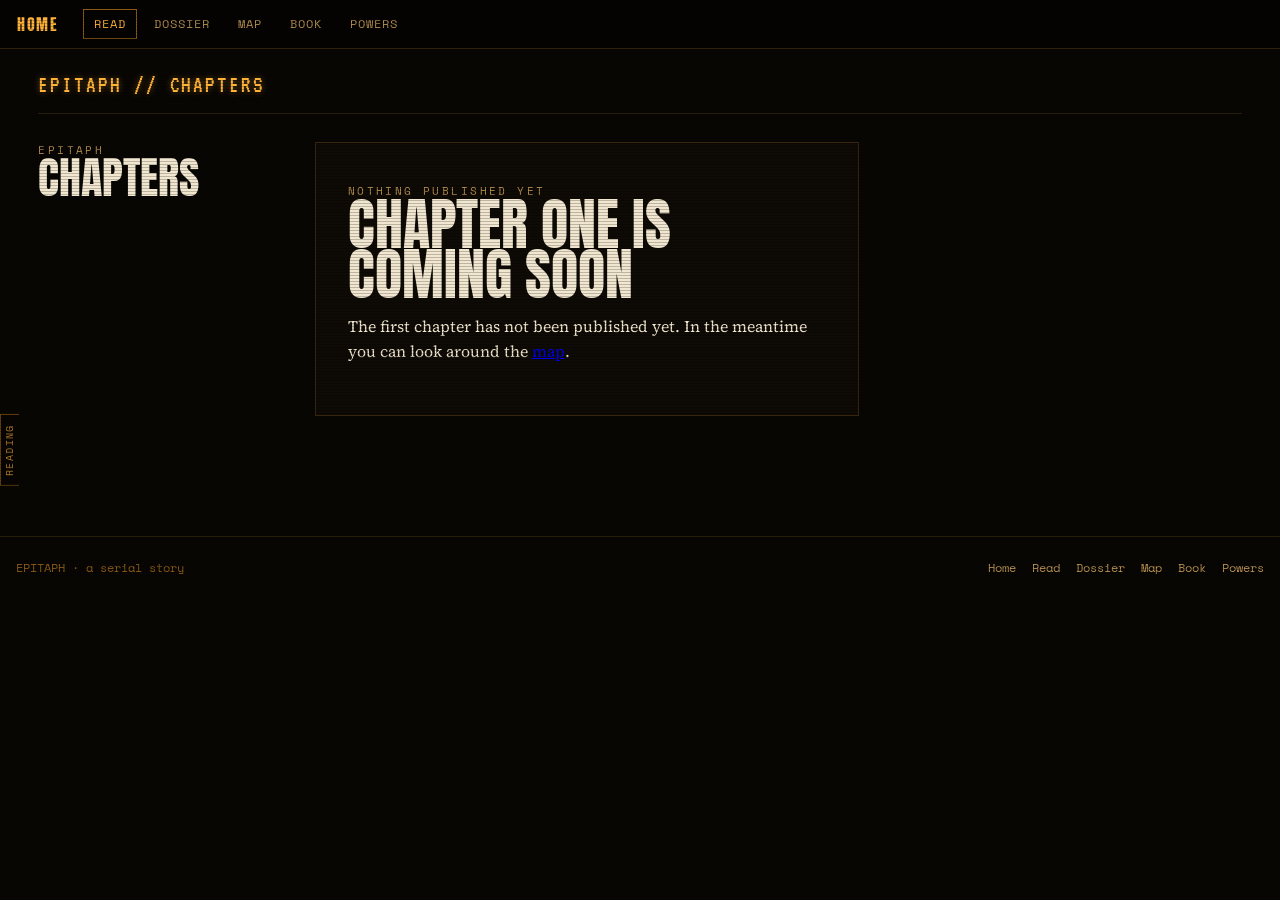
<file: read.html>
<!DOCTYPE html>
<html lang="en">
<head>
<meta charset="UTF-8">
<meta name="viewport" content="width=device-width, initial-scale=1.0">
<title>Epitaph — Chapters</title>
<meta name="description" content="Read Epitaph, chapter by chapter.">
<meta property="og:type" content="website">
<meta property="og:site_name" content="Epitaph">
<meta property="og:title" content="Epitaph — Chapters">
<meta property="og:description" content="Read Epitaph, chapter by chapter.">
<meta property="og:image" content="https://blankslateimmortal.github.io/Epitaph/social.png">
<meta name="twitter:card" content="summary_large_image">
<meta name="theme-color" content="#080603">
<link rel="icon" href="favicon.svg" type="image/svg+xml">
<link rel="preconnect" href="https://fonts.googleapis.com">
<link rel="preconnect" href="https://fonts.gstatic.com" crossorigin>
<link href="https://fonts.googleapis.com/css2?family=Anton&family=Bebas+Neue&family=Noto+Serif+JP:wght@500;900&family=VT323&family=Space+Mono:wght@400;700&family=Source+Serif+4:ital,opsz,wght@0,8..60,400;0,8..60,600;1,8..60,400&family=Cinzel:wght@500;700&display=swap" rel="stylesheet">
<link rel="stylesheet" href="assets/epitaph-theme.css?v=20">
<style>
  /* The chapter reader. Chapters are written in the Obsidian vault (Chapters/) and copied here by
     tools/sync-chapters.py into chapters/*.md + chapters/index.json. */
  :root{ --ink:#080603; --bone:#f1e6cf; --dust:#b5904f; --line:rgba(255,178,56,.17); --panel:#0e0a05; }
  *{ box-sizing:border-box; }
  html,body{ margin:0; background:var(--ink); color:var(--bone); }
  body{ font-family:'Source Serif 4',Georgia,serif; min-height:100vh; }
  .progress{ position:fixed; top:0; left:0; height:3px; width:0; background:var(--amber); box-shadow:0 0 8px rgba(255,178,56,.6); z-index:20; }
  .app{ max-width:1320px; margin:0 auto; padding:24px max(16px,3vw) 80px; }
  .top-nav{ display:flex; justify-content:space-between; align-items:center; gap:12px; flex-wrap:wrap; padding-bottom:16px; border-bottom:1px solid var(--line); }
  .top-nav .actions{ display:flex; flex-wrap:wrap; gap:6px; }
  .layout{ display:flex; flex-wrap:wrap; gap:36px; padding-top:28px; align-items:flex-start; }
  .toc{ flex:1 1 240px; max-width:280px; position:sticky; top:16px; display:flex; flex-direction:column; gap:14px; max-height:calc(100vh - 32px); overflow-y:auto; }
  .toc h2{ font-family:var(--f-display); font-weight:400; font-size:44px; line-height:.9; margin:0; text-transform:uppercase; }
  .toc .kicker, .kicker{ font-family:var(--f-mono); font-size:11px; letter-spacing:.22em; color:var(--dust); text-transform:uppercase; }
  .arc-label{ font-family:var(--f-crt); font-size:18px; color:var(--amber); margin-top:6px; }
  .toc ol{ list-style:none; margin:0; padding:0; display:flex; flex-direction:column; gap:4px; }
  .toc a{ display:grid; grid-template-columns:44px minmax(0,1fr); gap:8px; align-items:baseline; padding:8px 10px; border:1px solid var(--line); background:var(--panel); color:var(--bone); text-decoration:none; min-height:44px; }
  .toc a:hover, .toc a:focus-visible{ border-color:var(--amber); outline:none; }
  .toc a.on{ background:var(--amber); border-color:var(--amber); color:var(--ink); }
  .toc a b{ font-family:var(--f-crt); font-weight:400; font-size:20px; color:var(--dust); }
  .toc a.on b{ color:var(--ink); }
  .toc a span{ font-family:'Cinzel',serif; font-size:14px; line-height:1.25; overflow-wrap:anywhere; }
  .toc a small{ grid-column:2; font-family:var(--f-mono); font-size:10px; letter-spacing:.12em; color:var(--dust); text-transform:uppercase; }
  .toc a.on small{ color:var(--ink); }
  .draft-tag{ font-family:var(--f-mono); font-size:9px; letter-spacing:.14em; padding:1px 5px; border:1px dashed currentColor; margin-left:6px; vertical-align:middle; }
  main{ flex:999 1 620px; min-width:0; }
  .ch-head{ border-bottom:1px solid var(--line); padding-bottom:22px; margin-bottom:34px; }
  .ch-num{ font-family:var(--f-display); font-size:clamp(80px,12vw,150px); line-height:.82; letter-spacing:.02em; color:var(--bone); margin:6px 0 0; }
  .ch-title{ font-family:'Cinzel',serif; font-weight:700; font-size:clamp(26px,3.4vw,40px); letter-spacing:.04em; color:var(--amber); margin:10px 0 0; text-shadow:var(--phosphor-glow); }
  .meta{ display:flex; flex-wrap:wrap; gap:6px; margin-top:16px; align-items:center; }
  .chip{ font-family:var(--f-crt); font-size:17px; padding:2px 10px; border:1px solid var(--amber-dim); color:var(--bone); transform:skewX(-10deg); text-decoration:none; }
  a.chip:hover, a.chip:focus-visible{ background:var(--amber); color:var(--ink); outline:none; }
  .chip.k{ border:0; color:var(--dust); padding-left:0; transform:none; font-family:var(--f-mono); font-size:10px; letter-spacing:.18em; text-transform:uppercase; }
  .prose{ max-width:68ch; font-size:19px; line-height:1.78; color:#efe3c8; }
  .prose p{ margin:0 0 1.15em; }
  .prose > p:first-of-type::first-letter{ font-family:'Cinzel',serif; font-weight:700; float:left; font-size:3.6em; line-height:.86; padding:6px 10px 0 0; color:var(--amber); }
  .prose h1, .prose h2, .prose h3{ font-family:var(--f-display); font-weight:400; letter-spacing:.03em; text-transform:uppercase; line-height:1; margin:1.6em 0 .6em; }
  .prose h1{ font-size:44px; } .prose h2{ font-size:34px; } .prose h3{ font-size:26px; color:var(--amber); }
  .prose blockquote{ margin:1.2em 0; padding:4px 0 4px 18px; border-left:3px solid var(--amber); font-style:italic; color:#d9cbb0; }
  .prose em{ color:#fff3dc; }
  .prose strong{ color:#fff3dc; }
  .prose code{ font-family:var(--f-mono); font-size:.85em; background:var(--panel); padding:1px 5px; }
  .prose mark{ background:rgba(255,178,56,.25); color:inherit; }
  .prose ul, .prose ol{ padding-left:1.4em; margin:0 0 1.15em; }
  .scene{ display:flex; align-items:center; gap:14px; margin:2.2em 0 1.8em; font-family:var(--f-mono); font-size:11px; letter-spacing:.28em; color:var(--dust); text-transform:uppercase; }
  .scene::before, .scene::after{ content:''; flex:1; height:1px; background:linear-gradient(90deg, transparent, var(--amber-dim), transparent); }
  .scene b{ font-weight:400; color:var(--amber); }
  .break{ text-align:center; margin:2em 0; color:var(--amber); font-family:var(--f-crt); letter-spacing:1em; }
  .pager{ display:flex; justify-content:space-between; gap:12px; flex-wrap:wrap; margin-top:48px; padding-top:22px; border-top:1px solid var(--line); max-width:68ch; }
  .pager a{ flex:1 1 220px; display:flex; flex-direction:column; gap:4px; padding:14px 18px; border:1px solid var(--amber-dim); background:var(--panel); color:var(--bone); text-decoration:none; min-height:64px; }
  .pager a:hover, .pager a:focus-visible{ border-color:var(--amber); outline:none; }
  .pager a.next{ text-align:right; }
  .pager span{ font-family:var(--f-mono); font-size:10px; letter-spacing:.2em; color:var(--dust); }
  .pager b{ font-family:'Cinzel',serif; font-size:18px; font-weight:700; }
  .empty{ border:1px solid var(--line); background:var(--panel); padding:40px 32px; max-width:68ch; }
  .empty h2{ font-family:var(--f-display); font-weight:400; font-size:56px; line-height:.9; margin:0 0 14px; text-transform:uppercase; }
  .empty p{ font-size:16px; line-height:1.6; margin:0 0 10px; }
  .empty code{ font-family:var(--f-mono); font-size:13px; color:var(--amber); }
  @media (max-width:760px){ .toc{ position:static; max-width:none; max-height:none; } .prose{ font-size:18px; } }
</style>
<script src="assets/epitaph-mode.js?v=6"></script>
<script src="assets/epitaph-nav.js?v=1"></script>
<script src="published/epitaph-data.js"></script>
<script src="assets/epitaph-reader-data.js?v=3"></script>
</head>
<body>
<div class="progress" id="progress" aria-hidden="true"></div>
<div class="app">
  <div class="top-nav">
    <div class="brand">EPITAPH // CHAPTERS</div>
  </div>
  <div class="layout">
    <nav class="toc" id="toc" aria-label="Chapters"></nav>
    <main id="main" aria-live="polite"></main>
  </div>
</div>
<script>
(function(){
  'use strict';
  const esc = s => String(s == null ? '' : s).replace(/[&<>"']/g, c => ({ '&':'&amp;', '<':'&lt;', '>':'&gt;', '"':'&quot;', "'":'&#39;' }[c]));
  const toc = document.getElementById('toc'), main = document.getElementById('main');
  let list = [], cache = {};
  // Dossier characters by name, so chips can open their file (same browser = same data)
  let people = {};
  try{ const st = JSON.parse(localStorage.getItem('epitaph-character-profiles') || '{}'); (st.characters || []).forEach(c => { if(c.name) people[c.name.trim().toLowerCase()] = c.id; }); }catch(e){}
  const personChip = name => { const id = people[String(name).trim().toLowerCase()]; return id ? `<a class="chip" href="dossier.html?char=${encodeURIComponent(id)}">${esc(name)}</a>` : `<span class="chip">${esc(name)}</span>`; };

  // Markdown for prose: headings, paragraphs, emphasis, quotes, lists, rules. Obsidian bits:
  // [[links]] become plain names, ![[embeds]] are dropped, ==highlights== become <mark>,
  // %% at: Place %% becomes a scene break, every other %% marker %% stays hidden.
  function inline(s){
    s = esc(s);
    s = s.replace(/!\[\[[^\]]*\]\]/g, '');
    s = s.replace(/\[\[([^\]|]+)\|([^\]]+)\]\]/g, '$2').replace(/\[\[([^\]]+)\]\]/g, '$1');
    s = s.replace(/`([^`]+)`/g, '<code>$1</code>');
    s = s.replace(/\*\*([^*]+)\*\*/g, '<strong>$1</strong>').replace(/__([^_]+)__/g, '<strong>$1</strong>');
    s = s.replace(/(^|[^*])\*([^*\n]+)\*/g, '$1<em>$2</em>').replace(/(^|[^\w_])_([^_\n]+)_(?=[^\w]|$)/g, '$1<em>$2</em>');
    s = s.replace(/==([^=]+)==/g, '<mark>$1</mark>');
    return s;
  }
  function render(md){
    md = md.replace(/\r/g, '');
    // scene markers first (they may sit on their own line or inline)
    md = md.replace(/%%\s*at:\s*([^%]+?)\s*%%/g, (m, place) => place.trim() ? `\n\n@@SCENE ${place.trim()}@@\n\n` : '');
    md = md.replace(/%%[\s\S]*?%%/g, '');
    const blocks = md.split(/\n{2,}/), out = [];
    let firstHeading = true;
    blocks.forEach(b => {
      const t = b.trim(); if(!t) return;
      let m;
      if((m = t.match(/^@@SCENE (.+)@@$/))) return out.push(`<div class="scene"><b>${esc(m[1])}</b></div>`);
      if(/^(-{3,}|\*{3,}|_{3,})$/.test(t)) return out.push('<div class="break" aria-hidden="true">✦ ✦ ✦</div>');
      if((m = t.match(/^(#{1,3})\s+(.+)$/)) && !t.includes('\n')){
        // the template's "# Chapter N — Title" repeats the header: skip it
        if(firstHeading && m[1] === '#' && /^chapter\b/i.test(m[2])){ firstHeading = false; return; }
        firstHeading = false;
        return out.push(`<h${m[1].length}>${inline(m[2])}</h${m[1].length}>`);
      }
      if(t.split('\n').every(l => /^>\s?/.test(l))) return out.push(`<blockquote>${t.split('\n').map(l => inline(l.replace(/^>\s?/, ''))).join('<br>')}</blockquote>`);
      if(t.split('\n').every(l => /^\s*[-*]\s+/.test(l))) return out.push(`<ul>${t.split('\n').map(l => `<li>${inline(l.replace(/^\s*[-*]\s+/, ''))}</li>`).join('')}</ul>`);
      if(t.split('\n').every(l => /^\s*\d+\.\s+/.test(l))) return out.push(`<ol>${t.split('\n').map(l => `<li>${inline(l.replace(/^\s*\d+\.\s+/, ''))}</li>`).join('')}</ol>`);
      firstHeading = false;
      out.push(`<p>${t.split('\n').map(inline).join('<br>')}</p>`);
    });
    return out.join('\n');
  }
  function drawToc(cur){
    const arcs = [];
    list.forEach(c => { const a = c.arc || 0; if(!arcs.includes(a)) arcs.push(a); });
    toc.innerHTML = `<div><div class="kicker">Epitaph</div><h2>Chapters</h2></div>` + arcs.map(a => `
      ${a ? `<div class="arc-label">ARC ${esc(a)}</div>` : ''}
      <ol>${list.filter(c => (c.arc || 0) === a).map(c => `<li><a href="#ch-${c.chapter}" class="${c.chapter === cur ? 'on' : ''}" ${c.chapter === cur ? 'aria-current="page"' : ''}><b>${String(c.chapter).padStart(2, '0')}</b><span>${esc(c.title || 'Untitled')}${c.status !== 'canon' ? '<span class="draft-tag">DRAFT</span>' : ''}</span>${c.pov ? `<small>${esc(c.pov)}</small>` : ''}</a></li>`).join('')}</ol>`).join('');
  }
  async function show(n){
    const i = list.findIndex(c => c.chapter === n), c = list[i];
    if(!c) return;
    drawToc(n);
    try{ localStorage.setItem('epitaph-reader-last', String(n)); }catch(e){}
    if(!(c.file in cache)){
      try{ const r = await fetch('chapters/' + encodeURIComponent(c.file), { cache: 'no-cache' }); cache[c.file] = r.ok ? await r.text() : null; }
      catch(e){ cache[c.file] = null; }
    }
    const text = cache[c.file];
    const prev = list[i - 1], next = list[i + 1];
    const mins = Math.max(1, Math.round((c.words || 0) / 230));
    main.innerHTML = `<article>
      <header class="ch-head">
        <div class="kicker">${c.arc ? 'Arc ' + esc(c.arc) + ' · ' : ''}Chapter ${esc(c.chapter)} · ${esc(c.words || 0)} words · ${mins} min${c.status !== 'canon' ? ' · <span style="color:var(--amber)">draft</span>' : ''}</div>
        <div class="ch-num">CH ${esc(c.chapter)}</div>
        ${c.title ? `<h1 class="ch-title">${esc(c.title)}</h1>` : ''}
        <div class="meta">
          ${c.pov ? `<span class="chip k">POV</span>${personChip(c.pov)}` : ''}
          ${c.location ? `<span class="chip k">Where</span><span class="chip">${esc(c.location)}</span>` : ''}
          ${(c.characters || []).length ? `<span class="chip k">Present</span>${c.characters.map(personChip).join('')}` : ''}
        </div>
      </header>
      <div class="prose">${text == null ? '<p>This chapter could not be loaded.</p>' : render(text)}</div>
      <nav class="pager" aria-label="Chapter navigation">
        ${prev ? `<a class="prev" href="#ch-${prev.chapter}"><span>◂ CHAPTER ${esc(prev.chapter)}</span><b>${esc(prev.title || 'Untitled')}</b></a>` : '<span></span>'}
        ${next ? `<a class="next" href="#ch-${next.chapter}"><span>CHAPTER ${esc(next.chapter)} ▸</span><b>${esc(next.title || 'Untitled')}</b></a>` : ''}
      </nav></article>`;
    document.title = `Epitaph — CH ${c.chapter}${c.title ? ' · ' + c.title : ''}`;
    window.scrollTo(0, 0);
    progress();
  }
  function empty(){
    toc.innerHTML = `<div><div class="kicker">Epitaph</div><h2>Chapters</h2></div>`;
    const author = !!(window.EpitaphMode && EpitaphMode.isAuthor());
    main.innerHTML = `<div class="empty"><div class="kicker">Nothing published yet</div><h2>${author ? 'The first page is blank' : 'Chapter one is coming soon'}</h2>` + (author
      ? `<p>Chapters are written in the Obsidian vault, in <code>Chapters/</code> (copy the Chapter Template).</p>
      <p>When one is ready, set <code>status: canon</code> in its properties, make a snapshot in the Dossier, and run <code>python3 tools/publish.py</code>. See <code>docs/PUBLISHING.md</code>.</p>`
      : `<p>The first chapter has not been published yet. In the meantime you can look around the <a href="atlas-3d.html">map</a>.</p>`) + `</div>`;
  }
  function route(){
    const m = location.hash.match(/^#ch-(\d+)/);
    let n = m ? +m[1] : null;
    if(n == null || !list.some(c => c.chapter === n)){
      let last = null; try{ last = +localStorage.getItem('epitaph-reader-last'); }catch(e){}
      n = list.some(c => c.chapter === last) ? last : list[0].chapter;
    }
    show(n);
  }
  function progress(){
    const h = document.documentElement, max = h.scrollHeight - h.clientHeight;
    document.getElementById('progress').style.width = (max > 0 ? Math.min(100, h.scrollTop / max * 100) : 0) + '%';
  }
  window.addEventListener('scroll', progress, { passive: true });
  window.addEventListener('hashchange', () => list.length && route());
  fetch('chapters/index.json', { cache: 'no-cache' }).then(r => r.ok ? r.json() : []).catch(() => []).then(data => {
    list = (Array.isArray(data) ? data : []).filter(c => Number.isInteger(c.chapter)).sort((a, b) => a.chapter - b.chapter);
    if(!list.length) return empty();
    route();
  });
})();
</script>
</body>
</html>
</file>
<file: assets/epitaph-theme.css>
/* =====================================================================
   EPITAPH — "Signal" theme (amber CRT) with the Void Archive hero
   Shared by index.html (Dossier), atlas.html (Atlas) and muses.html.
   Loaded after each page's own <style>, so it re-tints the existing
   components through their CSS variables and adds the new pieces.
   ===================================================================== */
:root{
  /* palette */
  --amber:#ffb238;
  --amber-hi:#ffd58a;
  --amber-dim:#8a5a14;
  --amber-ghost:rgba(255,178,56,0.10);
  --phosphor-glow:0 0 6px rgba(255,178,56,0.45);

  /* existing tokens, re-tinted */
  --ink:#080603;
  --ink-deep:#040302;
  --panel:#0e0a05;
  --bone:#f1e6cf;
  --dust:#b5904f;
  --line:rgba(255,178,56,0.17);
  --ember:#d4452b;
  --ember-soft:rgba(212,69,43,0.16);
  --gold:#e3b95c;
  --verdigris:#6fb3a3;
  --verdigris-soft:rgba(111,179,163,0.16);

  /* type */
  --f-crt:'VT323','Noto Serif JP','Space Mono',ui-monospace,monospace;
  --f-display:'Anton','Bebas Neue',Impact,sans-serif;
  --f-mono:'Space Mono',ui-monospace,monospace;
  --f-jp:'Noto Serif JP','Source Serif 4',serif;
}

body{ background:var(--ink); }
::selection{ background:var(--amber); color:var(--ink); }

/* CRT scanlines + slow vertical roll, above content, never blocks clicks */
body::after{
  content:''; position:fixed; inset:0; pointer-events:none; z-index:99;
  background:repeating-linear-gradient(to bottom, rgba(0,0,0,0) 0 2px, rgba(0,0,0,0.22) 2px 3px);
  mix-blend-mode:multiply;
}
body::before{
  content:''; position:fixed; left:0; right:0; top:-30%; height:30%; pointer-events:none; z-index:98;
  background:linear-gradient(to bottom, transparent, rgba(255,178,56,0.035), transparent);
  animation:crtRoll 9s linear infinite;
}
@keyframes crtRoll{ to{ transform:translateY(430%); } }

.glow{ text-shadow:var(--phosphor-glow); }

/* ---------------------------------------------------------------------
   Slanted menu buttons (from Direction A) — used for all main actions
   --------------------------------------------------------------------- */
.slant-btn, .top-nav .btn, .menu-slant > *{
  --sb-bg:var(--bone); --sb-fg:var(--ink);
  display:inline-flex; align-items:center; justify-content:center; gap:6px;
  font-family:var(--f-display); font-weight:400; font-size:15px; letter-spacing:0.06em; text-transform:uppercase;
  background:var(--sb-bg); color:var(--sb-fg); border:0; border-radius:0;
  padding:7px 16px 6px; cursor:pointer; text-decoration:none; line-height:1.1;
  transform:skewX(-12deg); transition:background .18s, color .18s, transform .18s, box-shadow .18s;
}
.slant-btn:hover, .top-nav .btn:hover, .menu-slant > *:hover,
.slant-btn:focus-visible, .top-nav .btn:focus-visible, .menu-slant > *:focus-visible{
  --sb-bg:var(--amber); --sb-fg:var(--ink);
  transform:skewX(-12deg) translateX(3px); box-shadow:-4px 0 0 var(--amber-dim), 0 0 18px rgba(255,178,56,0.35);
  outline:none;
}
.top-nav .btn.primary, .slant-btn.primary{ --sb-bg:var(--amber); }
.top-nav .btn.primary:hover, .slant-btn.primary:hover{ --sb-bg:var(--amber-hi); }
.top-nav .btn.ghost{ --sb-bg:var(--bone); --sb-fg:var(--ink); }
.top-nav .btn.ghost.danger, .top-nav .btn.danger, .slant-btn.danger{ --sb-bg:var(--ember); --sb-fg:var(--bone); }
.slant-btn.on, .menu-slant > .on{ --sb-bg:var(--ember); --sb-fg:var(--bone); }
.menu-slant{ display:flex; flex-wrap:wrap; gap:8px; }

/* Buttons elsewhere (modals, forms): amber outline style */
.btn{ font-family:var(--f-mono); letter-spacing:.04em; border-color:var(--line); }
.btn:hover{ border-color:var(--amber); color:var(--amber-hi); }
.btn.primary{ background:var(--amber); border-color:var(--amber); color:var(--ink); }
.btn.primary:hover{ background:var(--amber-hi); color:var(--ink); }

/* ---------------------------------------------------------------------
   Dossier chrome re-tint
   --------------------------------------------------------------------- */
.top-nav{ border-bottom-color:var(--line); gap:16px; flex-wrap:wrap; }
.top-nav .brand{ font-family:var(--f-crt); font-size:24px; letter-spacing:.08em; color:var(--amber); text-shadow:var(--phosphor-glow); }
.top-nav .actions{ flex-wrap:wrap; gap:8px; }
.sys-panel{ border-color:var(--line) !important; }
.sys-panel .panel-titlebar, .loading-titlebar{
  background:var(--amber) !important; color:var(--ink) !important;
  font-family:var(--f-crt) !important; font-size:18px !important; font-weight:400 !important; letter-spacing:.08em !important;
}
.system-section .section-label, .generation-section h2, .generation-section .section-label{
  font-family:var(--f-crt); font-size:22px; letter-spacing:.1em; color:var(--amber); text-shadow:var(--phosphor-glow);
}
input, select, textarea{ accent-color:var(--amber); }
.modal{ border-color:var(--amber-dim) !important; box-shadow:0 0 0 1px var(--line), 0 30px 80px rgba(0,0,0,.7), 0 0 40px rgba(255,178,56,.06) !important; }
.thumb{ border-color:var(--line); }
.thumb.active{ border-color:var(--amber); box-shadow:0 0 12px rgba(255,178,56,.35); }
.thumb img{ image-rendering:auto; }
.thumb-add{ border-color:var(--amber-dim); color:var(--amber); font-family:var(--f-crt); font-size:28px; }

/* ---------------------------------------------------------------------
   SIGNAL HERO — Dossier character banner
   [vertical strip][space: sphere + floating portrait + name][subject file]
   --------------------------------------------------------------------- */
.sig-hero{
  position:relative; display:grid;
  grid-template-columns:64px minmax(0,1.35fr) minmax(300px,1fr);
  border:1px solid var(--amber-dim); background:radial-gradient(ellipse at 40% 35%, #120c04 0%, var(--ink) 70%);
  min-height:600px; margin-top:22px; color:var(--amber);
}
.sig-vert{ border-right:1px solid var(--amber-dim); display:flex; flex-direction:column; align-items:center; justify-content:space-between; padding:16px 0; gap:16px; }
.sig-vert .idx{ writing-mode:vertical-rl; font-family:var(--f-mono); font-size:10px; letter-spacing:.3em; color:var(--dust); }
.sig-vert .jp{ writing-mode:vertical-rl; font-family:var(--f-jp); font-weight:900; font-size:34px; letter-spacing:.18em; color:var(--bone); text-shadow:0 0 14px rgba(255,178,56,.25); }

.sig-space{ position:relative; overflow:hidden; border-right:1px solid var(--amber-dim); min-height:600px; }
.sig-space canvas.sig-sphere{ position:absolute; inset:0; width:100%; height:100%; }
.sig-space svg.sig-hud{ position:absolute; inset:0; width:100%; height:100%; pointer-events:none; }
.sig-coords{ position:absolute; top:14px; left:20px; right:20px; display:flex; justify-content:space-between; gap:12px; font-family:var(--f-mono); font-size:10px; letter-spacing:.2em; color:var(--dust); z-index:3; text-transform:uppercase; }
.sig-coords b{ color:var(--amber); font-weight:400; }
.sig-portrait{ position:absolute; left:50%; top:44%; width:min(58%, 360px); transform:translate(-50%,-50%); z-index:2; display:flex; justify-content:center; }
.sig-portrait img{ display:block; width:100%; max-height:420px; object-fit:contain; filter:drop-shadow(0 24px 40px rgba(0,0,0,.7)) drop-shadow(0 0 22px rgba(255,178,56,.12)); }
.sig-portrait img.gen-portrait{ image-rendering:auto; }
/* hero art: a full-width typography design or a looping 3D render takes the place of the sphere and HUD ring */
.sig-space.has-art canvas.sig-sphere, .sig-space.has-art svg.sig-hud{ opacity:0; }
.sig-space.has-art .sig-portrait{ width:min(96%, 760px); top:40%; }
.sig-portrait .hero-type{ width:100%; }
.sig-portrait .hero-type svg{ display:block; width:100%; height:auto; }
.sig-portrait video.hero-3d{ display:block; width:100%; max-height:420px; object-fit:contain; mix-blend-mode:lighten;
  -webkit-mask-image:radial-gradient(ellipse 50% 50% at 50% 50%, #000 62%, transparent 100%); mask-image:radial-gradient(ellipse 50% 50% at 50% 50%, #000 62%, transparent 100%); }
.sig-portrait .reposition-btn{ position:absolute; right:-6px; bottom:6px; opacity:0; }
.sig-portrait:hover .reposition-btn{ opacity:1; }
.sig-name-block{ position:absolute; left:22px; right:22px; bottom:18px; z-index:3; }
.sig-rank{ display:inline-flex; gap:8px; align-items:center; font-family:var(--f-crt); font-size:20px; letter-spacing:.1em; color:var(--ink); background:var(--amber); padding:0 8px; margin-bottom:8px; text-transform:uppercase; }
.sig-rank.cursed{ background:var(--ember); color:var(--bone); }
.sig-rank.divine{ background:var(--verdigris); color:var(--ink); }
.sig-name{ font-family:var(--f-display); font-weight:400; text-transform:uppercase; color:var(--bone); line-height:.82; margin:0; letter-spacing:.04em; font-size:clamp(64px,9vw,150px); text-shadow:0 0 30px rgba(0,0,0,.6); overflow-wrap:anywhere; }
.sig-name .ch{ display:inline-block; }
.sig-sub{ font-family:var(--f-mono); font-size:11px; letter-spacing:.32em; text-transform:uppercase; color:var(--dust); margin-top:10px; }
.sig-sub b{ color:var(--amber); font-weight:400; }

.sig-file{ display:flex; flex-direction:column; min-width:0; font-family:var(--f-crt); }
.sig-bar{ display:flex; justify-content:space-between; align-items:center; gap:10px; font-size:19px; letter-spacing:.06em; border-bottom:1px solid var(--amber-dim); padding:10px 16px 6px; text-shadow:var(--phosphor-glow); }
.sig-bar .dim{ color:var(--amber-dim); }
.sig-sec{ padding:12px 16px; border-bottom:1px solid var(--amber-dim); }
.sig-sec:last-child{ border-bottom:0; flex:1; }
.sig-dl{ margin:0; display:grid; grid-template-columns:auto 1fr; gap:3px 14px; font-size:20px; line-height:1.15; text-shadow:var(--phosphor-glow); }
.sig-dl dt{ color:var(--amber-dim); }
.sig-dl dd{ margin:0; color:var(--amber); overflow-wrap:anywhere; text-transform:uppercase; }
.sig-meter{ display:grid; grid-template-columns:96px 1fr 30px; gap:8px; align-items:center; font-size:18px; text-shadow:var(--phosphor-glow); }
.sig-meter i{ display:block; height:9px; background:repeating-linear-gradient(90deg,var(--amber) 0 6px,transparent 6px 8px); transform-origin:left; }
.sig-meter i.low{ background:repeating-linear-gradient(90deg,var(--amber-dim) 0 6px,transparent 6px 8px); }
.sig-meter + .sig-meter{ margin-top:3px; }
.sig-log{ font-size:19px; line-height:1.2; text-shadow:var(--phosphor-glow); }
.sig-log .dim{ color:var(--amber-dim); }
.sig-log p{ margin:0 0 6px; font-family:var(--f-crt); }
.sig-chapters{ list-style:none; margin:0; padding:0; font-size:19px; }
.sig-chapters li{ display:flex; justify-content:space-between; gap:8px; padding:1px 4px; cursor:pointer; text-shadow:var(--phosphor-glow); }
.sig-chapters li:hover{ background:var(--amber-ghost); }
.sig-chapters li.on{ background:var(--amber); color:var(--ink); text-shadow:none; }
.sig-chapters .del{ opacity:.6; padding:0 4px; }
.sig-chapters .del:hover{ opacity:1; color:var(--ember); }
.sig-muses{ display:flex; flex-wrap:wrap; gap:6px; margin-top:6px; }
.sig-muses a{ font-size:17px; color:var(--amber); border:1px solid var(--amber-dim); padding:0 6px; text-decoration:none; }
.sig-muses a:hover{ background:var(--amber); color:var(--ink); }
.sig-cursor{ display:inline-block; width:.5em; height:.85em; background:var(--amber); vertical-align:-2px; margin-left:3px; animation:blink 1s steps(1) infinite; }
@keyframes blink{ 50%{ opacity:0; } }

.sig-menu{ margin:16px 0 4px; }

@media (max-width:1100px){
  .sig-hero{ grid-template-columns:52px minmax(0,1fr); }
  .sig-file{ grid-column:1/-1; border-top:1px solid var(--amber-dim); }
  .sig-space{ border-right:0; min-height:520px; }
}
@media (max-width:560px){
  .sig-hero{ grid-template-columns:1fr; }
  .sig-vert{ flex-direction:row; border-right:0; border-bottom:1px solid var(--amber-dim); padding:8px 14px; }
  .sig-vert .idx, .sig-vert .jp{ writing-mode:horizontal-tb; }
  .sig-vert .jp{ font-size:24px; }
  .sig-space{ min-height:460px; }
  .sig-portrait{ width:72%; }
}

/* ---------------------------------------------------------------------
   Muse guide (character form side panel + Dossier echoes)
   --------------------------------------------------------------------- */
.muse-picker{ display:flex; flex-wrap:wrap; gap:6px; }
.muse-picker label{ display:inline-flex; align-items:center; gap:6px; border:1px solid var(--line); padding:4px 10px; cursor:pointer; font-family:var(--f-mono); font-size:12px; letter-spacing:.04em; }
.muse-picker input{ margin:0; }
.muse-picker label:has(input:checked){ border-color:var(--amber); background:var(--amber-ghost); color:var(--amber-hi); }
.muse-guide{ margin-top:10px; border:1px dashed var(--amber-dim); padding:10px 12px; display:grid; gap:10px; font-size:13px; }
.muse-guide:empty{ display:none; }
.muse-guide h4{ margin:0 0 4px; font-family:var(--f-crt); font-weight:400; font-size:20px; letter-spacing:.06em; color:var(--amber); }
.muse-guide dl{ margin:0; display:grid; grid-template-columns:auto 1fr; gap:2px 10px; }
.muse-guide dt{ font-family:var(--f-mono); font-size:10px; letter-spacing:.14em; text-transform:uppercase; color:var(--dust); padding-top:2px; }
.muse-guide dd{ margin:0; color:var(--bone); }

.gen-preview{ display:grid; grid-template-columns:110px 1fr; gap:12px; align-items:start; }
.gen-preview img{ width:110px; border:1px solid var(--line); background:var(--ink-deep); display:block; }
.gen-preview .gen-row{ display:flex; flex-wrap:wrap; gap:8px; align-items:center; }
.gen-preview select{ min-width:0; }

@media (prefers-reduced-motion:reduce){
  body::before{ animation:none; }
  .sig-cursor{ animation:none; }
}

/* ---------------------------------------------------------------------
   ATLAS — Signal re-tint, bigger dial, living terrain, tracking trail
   --------------------------------------------------------------------- */
.hud{ background:radial-gradient(ellipse at 50% 40%, #140d04 0%, var(--ink) 62%, var(--ink-deep) 100%) !important; }
.hud::before{ background-image:linear-gradient(var(--line) 1px, transparent 1px), linear-gradient(90deg, var(--line) 1px, transparent 1px) !important; opacity:.22 !important; }
.top-bar .brand{ font-family:var(--f-crt) !important; font-size:24px !important; color:var(--amber) !important; text-shadow:var(--phosphor-glow); letter-spacing:.08em !important; }
.top-bar .brand span{ color:var(--amber-hi) !important; }
.top-icons .icon-btn{ border-color:var(--amber-dim); color:var(--amber); }
.top-icons .icon-btn:hover{ border-color:var(--amber); color:var(--amber-hi); }
.top-icons .slant-btn{ height:30px; }
.panel-label{ font-family:var(--f-crt) !important; font-size:19px !important; letter-spacing:.1em !important; color:var(--amber) !important; text-shadow:var(--phosphor-glow); }
.scale-icon{ border-color:var(--amber-dim) !important; color:var(--amber) !important; }
.scale-icon:hover{ border-color:var(--amber) !important; color:var(--amber-hi) !important; }
.scale-icon.active{ background:var(--amber) !important; color:var(--ink) !important; border-color:var(--amber) !important; box-shadow:0 0 14px rgba(255,178,56,.3); }
.layer-item{ color:var(--dust) !important; }
.layer-item:hover{ color:var(--amber-hi) !important; }
.layer-item.active{ color:var(--amber) !important; border-left-color:var(--amber) !important; background:var(--amber-ghost) !important; text-shadow:var(--phosphor-glow); }
.scale-readout .value{ font-family:var(--f-display) !important; color:var(--bone) !important; font-size:28px !important; }
.scale-readout .value .crumb:hover{ color:var(--amber) !important; }
.scale-readout .label{ font-family:var(--f-crt); font-size:16px !important; color:var(--amber-dim) !important; letter-spacing:.14em !important; }
.char-header .h-title{ font-family:var(--f-crt) !important; font-size:20px !important; color:var(--amber) !important; text-shadow:var(--phosphor-glow); }
.char-header .h-meta{ color:var(--amber) !important; }
.brand-tag{ font-family:var(--f-crt) !important; font-size:18px !important; color:var(--amber) !important; border-color:var(--amber-dim) !important; text-shadow:var(--phosphor-glow); }
.counter{ font-family:var(--f-crt); font-size:17px !important; color:var(--amber-dim) !important; }
.continent-shape{ fill:rgba(255,178,56,0.04) !important; stroke:var(--amber) !important; stroke-opacity:.75; }
.continent-shape:hover{ fill:rgba(255,178,56,0.12) !important; stroke:var(--amber-hi) !important; }
.continent-label{ fill:var(--amber) !important; }
.subject-record .r-name, .r-name{ font-family:var(--f-display) !important; }
.idx-row:hover{ background:var(--amber-ghost) !important; }

/* bigger map */
.dial-wrap{ width:min(64vh, 620px, 52vw) !important; height:min(64vh, 620px, 52vw) !important; }
.map-glyph{ width:81% !important; height:81% !important; }
.orbit{ border-color:var(--amber-dim) !important; }
.orbit::after{ background:var(--amber) !important; box-shadow:0 0 10px var(--amber); }
.orbit-outer{ border-color:rgba(255,178,56,.08) !important; }
.orbit-scan{ border-top-color:rgba(255,178,56,.22) !important; }

/* living terrain under the map */
.terrain-canvas{ position:absolute; inset:2px; width:calc(100% - 4px); height:calc(100% - 4px); border-radius:50%; z-index:0; pointer-events:none; transition:opacity .5s; }
.terrain-canvas{ opacity:.62; }
.terrain-canvas.world{ opacity:.34; }
.map-glyph{ z-index:1; }
#dialWrap{ cursor:grab; touch-action:none; }
#dialWrap.terrain-dragging{ cursor:grabbing; }
.terrain-readout{ font-family:var(--f-crt); font-size:17px; color:var(--amber); text-shadow:var(--phosphor-glow); letter-spacing:.08em; min-height:22px; text-align:center; margin-top:6px; }
.terrain-readout .dim{ color:var(--amber-dim); }

/* tracking trail: drawn inside the map SVG — see .track-layer in atlas.html */
.signal-clock{ font-family:var(--f-crt); font-size:17px; color:var(--amber); border:1px solid var(--amber); padding:0 6px; text-shadow:var(--phosphor-glow); }
@media (max-width:900px){ .dial-wrap{ width:min(86vw, 520px) !important; height:min(86vw, 520px) !important; } }

/* ---------------------------------------------------------------------
   SYSTEM SHEET — compact record + codex tabs
   --------------------------------------------------------------------- */
.terminal-banner.compact{ border-color:var(--amber-dim) !important; }
.terminal-banner.compact .tb-body{ align-items:flex-start; }
.terminal-banner.compact .tb-identity{ display:flex; flex-direction:column; gap:10px; align-items:flex-start; }
.terminal-banner.compact .tb-strip.inline{ display:flex; flex-wrap:wrap; gap:8px 26px; border:0; padding:0; margin:0; background:none; }
.terminal-banner.compact .tb-strip.inline .tb-field{ border:0; padding:0; }
.terminal-banner.compact .tb-divine-marks{ font-family:var(--f-crt); font-size:17px; color:var(--amber); display:flex; gap:10px; flex-wrap:wrap; }

.codex{ margin-top:22px; border:1px solid var(--amber-dim); background:var(--panel); }
.codex-tabs{ display:flex; flex-wrap:wrap; justify-content:space-between; gap:10px; padding:12px; border-bottom:1px solid var(--amber-dim); }
.codex-page{ display:grid; grid-template-columns:minmax(0,0.85fr) minmax(0,1.35fr); min-height:400px; }
.codex-left{ padding:22px; display:flex; flex-direction:column; gap:10px; align-items:flex-start; border-right:1px solid var(--amber-dim); min-width:0; }
.codex-right{ padding:22px; min-width:0; }
.codex-eyebrow{ font-family:var(--f-mono); font-size:10px; letter-spacing:.24em; text-transform:uppercase; color:var(--dust); }
.codex-big{ font-family:var(--f-display); font-size:clamp(44px,5.4vw,76px); line-height:.86; text-transform:uppercase; color:var(--bone); margin:0; overflow-wrap:anywhere; }
.codex-meta{ font-family:var(--f-mono); font-size:12px; color:var(--dust); margin:0; line-height:1.6; }
.codex-meta .crt, .crt{ font-family:var(--f-crt); font-size:20px; color:var(--amber); text-shadow:var(--phosphor-glow); }
.codex .sys-empty{ font-family:var(--f-crt); font-size:19px; color:var(--amber-dim); }

/* stats rings */
.gauges{ display:grid; grid-template-columns:repeat(8, minmax(0,1fr)); gap:10px 8px; max-width:640px; margin:0 auto; }
.gauges .gauge{ grid-column:span 2; }
.gauges .gauge:nth-child(5){ grid-column:2 / span 2; }
.gauges .gauge:nth-child(n+5){ margin-top:-18px; }
.gauge{ text-align:center; font-family:var(--f-crt); font-size:17px; color:var(--amber); text-shadow:var(--phosphor-glow); letter-spacing:.06em; }
.gauge svg{ width:100%; max-width:128px; display:block; margin:0 auto 2px; overflow:visible; }
.gauge .g-arc{ filter:drop-shadow(0 0 4px rgba(255,178,56,.55)); }
.gauge .g-val{ font-family:var(--f-display); font-size:28px; fill:var(--bone); }
.gauge .g-lv{ font-family:var(--f-crt); font-size:14px; fill:var(--amber-dim); letter-spacing:.1em; }

/* authority tree */
.atree{ position:relative; border:1px solid var(--amber-dim); background:radial-gradient(ellipse at 50% 50%, #140d04, #070502 75%); outline:none; }
.atree:focus-visible{ box-shadow:0 0 0 2px var(--amber); }
.atree svg{ display:block; width:100%; height:auto; }
.atree-stars circle{ fill:var(--amber); }
.atree-link{ fill:none; stroke-width:1.4; stroke-dasharray:5 5; opacity:.75; }
.atree-link.sibling{ opacity:.3; }
.atree-node{ cursor:pointer; }
.atree-node.focus{ cursor:default; }
.atree-track{ fill:none; stroke:var(--amber-dim); stroke-width:2.4; opacity:.6; }
.atree-prog{ fill:none; stroke-width:2.4; filter:drop-shadow(0 0 4px rgba(255,178,56,.6)); }
.atree-core{ fill:#0a0703; stroke:var(--amber); stroke-width:1.6; transition:fill .2s; }
.atree-node.root .atree-core{ fill:var(--amber); stroke:none; }
.atree-node:not(.focus):hover .atree-core{ fill:rgba(255,178,56,.25); }
.atree-node.focus .atree-core{ fill:rgba(255,178,56,.14); }
.atree-node.sibling{ opacity:.55; }
.atree-halo{ fill:none; stroke:var(--amber); stroke-width:1; stroke-opacity:.4; }
.atree-orbit circle{ fill:var(--amber-hi); }
.atree-node.corrupt .atree-orbit circle{ fill:var(--ember); }
.atree-lv{ font-family:var(--f-crt); font-size:18px; fill:var(--amber-hi); }
.atree-node.root .atree-lv{ fill:var(--ink); }
.atree-label{ font-family:var(--f-crt); font-size:15px; fill:var(--amber); letter-spacing:.04em; }
.atree-node.focus .atree-label{ font-size:19px; fill:var(--bone); }
.atree-crumbs{ position:absolute; left:10px; top:8px; right:10px; display:flex; flex-wrap:wrap; gap:4px; align-items:center; font-family:var(--f-crt); font-size:15px; color:var(--amber-dim); }
.atree-crumbs button{ font:inherit; color:var(--amber-dim); background:none; border:0; cursor:pointer; padding:0 2px; }
.atree-crumbs button:hover{ color:var(--amber); }
.atree-crumbs button.on{ color:var(--amber); text-shadow:var(--phosphor-glow); }
.atree-nav{ display:flex; justify-content:flex-end; gap:6px; padding:8px 10px; border-top:1px solid var(--amber-dim); }
.atree-nav button{ font-family:var(--f-crt); font-size:16px; color:var(--amber); background:var(--ink); border:1px solid var(--amber-dim); padding:1px 8px; cursor:pointer; }
.atree-nav button:hover:not(:disabled){ background:var(--amber); color:var(--ink); }
.atree-nav button:disabled{ opacity:.3; cursor:default; }
.atree-detail{ margin-top:12px; border:1px solid var(--amber-dim); }
.atree-detail .sig-bar{ padding:6px 12px; font-family:var(--f-crt); }
.atree-detail .seg{ display:block; height:9px; margin:10px 12px 0; background:repeating-linear-gradient(90deg,var(--amber) 0 6px,transparent 6px 8px); max-width:calc(100% - 24px); }
.atree-detail .seg.hot{ background:repeating-linear-gradient(90deg,var(--ember) 0 6px,transparent 6px 8px); }
.atree-detail p{ margin:10px 12px; font-size:15px; }
.atree-detail .crt{ font-size:18px; }
.atree-detail .dim{ color:var(--amber-dim); }

/* inventory */
.inv-grid{ display:grid; grid-template-columns:repeat(4,minmax(0,1fr)); gap:10px; }
@media (max-width:520px){ .inv-grid{ grid-template-columns:repeat(3,minmax(0,1fr)); } }
.inv-slot{ aspect-ratio:1; border:1px dashed var(--amber-dim); background:#0a0703; display:flex; flex-direction:column; align-items:center; justify-content:center; gap:6px; padding:8px; font-family:var(--f-crt); font-size:16px; color:var(--amber); text-shadow:var(--phosphor-glow); cursor:pointer; overflow:hidden; transition:border-color .2s, background .2s, transform .2s; }
.inv-slot.empty{ cursor:default; opacity:.45; }
.inv-slot b{ font-weight:400; font-size:32px; }
.inv-slot img{ width:56%; flex:0 0 auto; aspect-ratio:1; height:auto; object-fit:cover; }
.inv-slot span{ text-align:center; line-height:1.05; overflow-wrap:anywhere; }
.inv-slot:not(.empty):hover{ border-style:solid; border-color:var(--amber); transform:translateY(-2px); }
.inv-slot.on{ border-style:solid; border-color:var(--amber); background:var(--amber-ghost); box-shadow:inset 0 0 18px rgba(255,178,56,.18); }
.inv-detail{ display:flex; gap:14px; margin-top:12px; border:1px solid var(--amber-dim); padding:12px; align-items:flex-start; }
.inv-detail > img{ flex:0 0 120px; width:120px; height:120px; object-fit:cover; border:1px solid var(--amber-dim); }
.inv-detail > div{ flex:1 1 auto; min-width:0; }
.inv-detail h4{ margin:0 0 6px; font-family:var(--f-display); font-weight:400; font-size:26px; text-transform:uppercase; color:var(--bone); }
.inv-detail p{ margin:0; font-size:15px; }
.inv-detail .dim{ color:var(--amber-dim); }

/* ties */
.tie{ display:grid; grid-template-columns:72px minmax(0,1fr); gap:14px; align-items:center; margin-bottom:14px; }
.tie img{ width:72px; aspect-ratio:4/5; object-fit:cover; border:1px solid var(--amber-dim); background:#050403; display:block; }
.tie img.unknown{ opacity:.35; }
.tie-name{ font-family:var(--f-display); font-size:30px; line-height:.9; text-transform:uppercase; color:var(--bone); display:flex; gap:10px; align-items:baseline; flex-wrap:wrap; }
.tie-name .rel-link{ font:inherit; color:inherit; background:none; border:0; padding:0; cursor:pointer; text-transform:inherit; text-decoration:underline; text-decoration-color:var(--amber-dim); text-underline-offset:4px; }
.tie-name .rel-link:hover{ color:var(--amber); }
.tie-rel{ font-family:var(--f-crt); font-size:18px; color:var(--amber); text-shadow:var(--phosphor-glow); }

/* arc + knowledge logs */
.crt-log{ font-family:var(--f-crt); font-size:20px; line-height:1.25; color:var(--amber); text-shadow:var(--phosphor-glow); }
.crt-log p{ margin:0 0 8px; }
.crt-log .dim{ color:var(--amber-dim); }
.crt-log .done{ color:var(--verdigris); }
.crt-log .sep{ color:var(--amber-dim); letter-spacing:.2em; margin:14px 0 8px; }
.crt-log small{ font-size:15px; color:var(--amber-dim); }

@media (max-width:900px){
  .codex-page{ grid-template-columns:1fr; }
  .codex-left{ border-right:0; border-bottom:1px solid var(--amber-dim); }
}
@media (max-width:520px){
  .gauges{ grid-template-columns:repeat(6,minmax(0,1fr)); }
  .gauges .gauge:nth-child(5){ grid-column:span 2; }
  .gauges .gauge:nth-child(n+5){ margin-top:0; }
  .gauges .gauge:nth-child(7){ grid-column:3 / span 2; }
}

/* ---------------------------------------------------------------------
   GENERATION — chapter timeline + terminal log
   --------------------------------------------------------------------- */
.gen2{ border:1px solid var(--amber-dim); background:var(--panel); }
.gen2-track{ padding:30px 26px 22px; border-bottom:1px solid var(--amber-dim); overflow-x:auto; }
.gen2-rail{ position:relative; height:2px; background:var(--amber-dim); min-width:520px; margin:24px 8px 30px; }
.gen2-fill{ position:absolute; left:0; top:0; height:2px; background:var(--amber); box-shadow:0 0 8px var(--amber); }
.gen2-stop{ position:absolute; top:50%; transform:translate(-50%,-50%); display:flex; flex-direction:column; align-items:center; background:none; border:0; cursor:pointer; color:var(--amber); font-family:var(--f-crt); font-size:16px; padding:0; }
.gen2-stop i{ width:14px; height:14px; border:2px solid var(--amber); background:var(--ink); transform:rotate(45deg); transition:background .2s, box-shadow .2s; }
.gen2-stop.done i{ background:var(--amber); }
.gen2-stop.on i{ background:var(--amber-hi); box-shadow:0 0 14px var(--amber); }
.gen2-stop:hover i{ box-shadow:0 0 10px var(--amber); }
.gen2-stop span{ position:absolute; top:20px; white-space:nowrap; text-shadow:var(--phosphor-glow); }
.gen2-stop small{ position:absolute; bottom:20px; white-space:nowrap; font-size:14px; color:var(--amber-dim); }
.gen2-stop.on span{ color:var(--amber-hi); }
.gen2-foot{ display:flex; flex-wrap:wrap; justify-content:space-between; align-items:center; gap:12px; padding:12px 16px; border-top:1px solid var(--amber-dim); }
.gen2-actions{ display:flex; gap:12px; align-items:center; }
.gen-status-pill{ font-family:var(--f-crt) !important; font-size:16px !important; letter-spacing:.08em; }

/* =====================================================================
   v3 — floating layout: no boxes around the codex and the timeline
   ===================================================================== */
.codex{ border:0; background:none; margin-top:34px; }
.codex-tabs{ border-bottom:0; padding:0 0 18px; }
.codex-page{ min-height:380px; }
.codex-left{ border-right:0; padding:10px 28px 10px 0; position:relative; }
.codex-left::after{ content:''; position:absolute; right:0; top:10%; bottom:10%; width:1px; background:linear-gradient(transparent, var(--amber-dim), transparent); }
.codex-right{ padding:10px 0 10px 28px; }
.atree{ border:0; background:radial-gradient(ellipse at 50% 50%, rgba(255,178,56,.07), transparent 70%); }
.atree-nav{ border-top:0; }
.atree-detail{ border:0; border-left:2px solid var(--amber); padding-left:2px; }
.atree-detail .sig-bar{ border-bottom-color:transparent; }
.inv-detail{ border:0; border-left:2px solid var(--amber); padding:4px 14px; }
@media (max-width:900px){ .codex-left{ padding:0 0 18px; } .codex-left::after{ display:none; } .codex-right{ padding:0; } }

.gen2{ border:0; background:none; }
.gen2-track{ border-bottom:0; padding:12px 6px 6px; }
.gen2-foot{ border-top:0; padding:14px 0; }

/* =====================================================================
   CHARACTER RECORD — glass panel, figure steps out of it
   ===================================================================== */
.rec{ position:relative; height:400px; margin-top:96px; isolation:isolate; }
.rec-bg{ position:absolute; inset:0; overflow:hidden; border-radius:26px; z-index:0;
  background:
    radial-gradient(circle at 70% 40%, rgba(255,178,56,.30), transparent 42%),
    radial-gradient(circle at 18% 80%, rgba(212,69,43,.20), transparent 40%),
    linear-gradient(var(--line) 1px, transparent 1px) 0 0/34px 34px,
    linear-gradient(90deg, var(--line) 1px, transparent 1px) 0 0/34px 34px,
    #0b0703; }
.rec-bg span{ position:absolute; right:-2%; top:-12%; font-family:var(--f-jp); font-weight:900; font-size:340px; line-height:1; color:rgba(255,178,56,.10); white-space:nowrap; }
.rec-glass{ position:absolute; inset:0; z-index:1; border-radius:26px; padding:20px 26px;
  background:linear-gradient(135deg, rgba(255,230,190,.10), rgba(255,178,56,.03) 50%, rgba(255,230,190,.07));
  border:1px solid rgba(255,213,138,.28); box-shadow:inset 0 1px 0 rgba(255,240,210,.25), 0 30px 60px rgba(0,0,0,.45);
  -webkit-backdrop-filter:blur(16px) saturate(1.2); backdrop-filter:blur(16px) saturate(1.2); }
.rec-top{ display:flex; justify-content:space-between; font-family:var(--f-crt); font-size:18px; letter-spacing:.08em; color:var(--amber); text-shadow:var(--phosphor-glow); }
.rec-name-block{ position:absolute; left:26px; bottom:30px; max-width:40%; }
.rec-kicker{ font-family:var(--f-mono); font-size:10px; letter-spacing:.3em; text-transform:uppercase; color:var(--dust); }
.rec-name{ font-family:var(--f-display); font-weight:400; font-size:clamp(48px,6vw,92px); line-height:.86; margin:6px 0 8px; text-transform:uppercase; color:var(--bone); overflow-wrap:anywhere; }
.rec-sub{ font-family:var(--f-crt); font-size:20px; color:var(--amber); text-shadow:var(--phosphor-glow); text-transform:uppercase; }
.rec-hint{ margin-top:14px; font-family:var(--f-mono); font-size:11px; letter-spacing:.14em; text-transform:uppercase; color:var(--dust); animation:recHint 2.4s ease-in-out infinite; }
@keyframes recHint{ 50%{ opacity:.35; } }
.rec-vert{ position:absolute; right:22px; top:56px; writing-mode:vertical-rl; font-family:var(--f-jp); font-weight:900; font-size:28px; letter-spacing:.2em; color:var(--bone); opacity:.8; }
.rec-figure{ position:absolute; z-index:3; left:50%; bottom:0; transform:translateX(-50%); height:122%; aspect-ratio:4/5; padding:0; border:0; background:none; cursor:pointer; display:flex; align-items:flex-end; justify-content:center; }
.rec-figure img{ max-height:100%; max-width:100%; object-fit:contain; filter:drop-shadow(0 18px 30px rgba(0,0,0,.65)) drop-shadow(0 0 18px rgba(255,178,56,.15)); transition:filter .25s, transform .25s; -webkit-mask-image:linear-gradient(to bottom, #000 82%, transparent); mask-image:linear-gradient(to bottom, #000 82%, transparent); }
.rec-figure:hover img, .rec-figure:focus-visible img{ filter:drop-shadow(0 18px 30px rgba(0,0,0,.65)) drop-shadow(0 0 26px rgba(255,178,56,.45)); transform:translateY(-4px); }
.rec-figure:focus-visible{ outline:none; }
.rec-lines{ position:absolute; inset:0; width:100%; height:100%; z-index:4; pointer-events:none; overflow:visible; }
.rec-lines .main{ stroke:var(--bone); stroke-width:1.4; }
.rec-lines .ghost{ stroke:var(--bone); stroke-width:.8; opacity:.35; }
.rec-lines circle{ fill:var(--amber-hi); }
.rec-menu{ position:absolute; inset:0; z-index:5; pointer-events:none; }
.rec-cmd, .rec-cmd-title{ opacity:0; }
/* the menu layer covers the record but must not swallow clicks: only its buttons take them */
.rec.open .rec-menu{ pointer-events:none; }
.rec.open .rec-cmd{ pointer-events:auto; }
.rec.open .rec-cmd, .rec.open .rec-cmd-title{ opacity:1; }
.rec-cmd-title{ position:absolute; left:26px; top:54px; font-family:var(--f-mono); font-size:13px; letter-spacing:.3em; color:var(--bone); border-bottom:1px solid var(--bone); padding-right:60px; }
.rec-cmd{ position:absolute; transform:translate(-50%,-50%); display:flex; flex-direction:column; align-items:flex-start; padding:0; border:0; background:none; cursor:pointer; }
.rec-cmd span{ display:block; background:#050403; color:var(--bone); font-family:var(--f-mono); font-weight:700; font-size:13px; letter-spacing:.24em; text-transform:uppercase; padding:5px 18px; box-shadow:3px 3px 0 rgba(0,0,0,.4); transition:background .15s, color .15s; }
.rec-cmd small{ display:none; background:#050403; color:var(--bone); font-family:var(--f-jp); font-size:11px; padding:1px 8px; margin-left:auto; }
.rec-cmd:hover span, .rec-cmd:focus-visible span{ background:var(--amber); color:var(--ink); outline:none; }
.rec-cmd.on span{ background:var(--bone); color:var(--ink); }
.rec-cmd.on small{ display:block; }
.rec-detail{ position:absolute; left:26px; top:84px; width:min(28%, 290px); opacity:0; pointer-events:none; transition:opacity .2s; }
.rec.open .rec-detail{ opacity:1; pointer-events:auto; }
.rec.open .rec-name-block{ pointer-events:none; }
.rec-detail-head{ display:flex; justify-content:space-between; align-items:baseline; background:var(--bone); color:var(--ink); font-family:var(--f-mono); font-weight:700; font-size:12px; letter-spacing:.24em; padding:4px 10px; margin-bottom:10px; }
.rec-detail-head small{ font-family:var(--f-jp); font-size:11px; letter-spacing:0; }
.rec-row{ display:flex; justify-content:space-between; gap:12px; padding:4px 0; border-bottom:1px dashed var(--line); font-family:var(--f-crt); font-size:18px; color:var(--amber-dim); }
.rec-row b{ font-weight:400; color:var(--amber); text-align:right; text-shadow:var(--phosphor-glow); text-transform:uppercase; overflow-wrap:anywhere; }
.rec-row b.empty{ color:var(--amber-dim); text-shadow:none; }
.rec-empty{ font-size:14px; color:var(--bone); margin:0 0 10px; }
.rec-marks{ display:flex; flex-wrap:wrap; gap:8px; margin-top:8px; font-family:var(--f-crt); font-size:17px; color:var(--amber-dim); }
.rec-marks .on{ color:var(--amber); text-shadow:var(--phosphor-glow); }
.rec-detail .titles-row{ display:flex; flex-direction:column; gap:6px; }
/* Persona-style command column + clear ways to close (2026-11-16) */
.rec-cmd{ transform:translate(-50%,-50%) rotate(calc(-6deg + var(--i, 0) * 0.9deg)); }
.rec-cmd span{ transform:skewX(-14deg); min-width:150px; text-align:left; padding:7px 22px; font-size:14px; box-shadow:4px 4px 0 rgba(0,0,0,.5), 0 0 0 1px rgba(255,178,56,.12); }
.rec-cmd.on{ z-index:2; }
.rec-cmd.on span{ background:var(--bone); color:var(--ink); font-size:17px; padding:9px 28px; box-shadow:6px 6px 0 var(--ember); }
.rec-cmd-title{ left:auto; right:26px; top:50px; padding-right:0; padding-left:60px; }
.rec.open .rec-top span:last-child{ opacity:0; }
.rec-name-block{ transition:opacity .2s; }
.rec.open .rec-name-block{ opacity:0 !important; }
.rec-close{ position:absolute; z-index:6; right:22px; top:12px; display:none; min-height:40px; padding:0 14px; border:1px solid var(--amber-dim); background:rgba(5,4,3,.85); color:var(--amber); font-family:var(--f-crt); font-size:18px; letter-spacing:.08em; cursor:pointer; }
.rec.open .rec-close{ display:block; }
.rec-close:hover, .rec-close:focus-visible{ background:var(--amber); color:var(--ink); outline:none; }
.rec-sheet-x{ display:none; }
.rec-vert{ transition:opacity .2s; }
.rec.open .rec-vert{ opacity:0; }
@media (max-width:760px){
  .rec{ height:auto; min-height:0; margin-top:70px; }
  .rec{ isolation:auto; }
  .rec-glass{ position:relative; inset:auto; min-height:470px; z-index:auto; -webkit-backdrop-filter:none; backdrop-filter:none; background:linear-gradient(135deg, rgba(255,230,190,.08), rgba(11,7,3,.6)); }
  .rec-bg span{ font-size:200px; }
  .rec-figure{ height:auto; width:72%; top:-50px; bottom:auto; aspect-ratio:4/5; }
  .rec-name-block{ max-width:none; right:26px; }
  .rec-lines{ display:none; }
  .rec-cmd-title{ display:none; }
  /* commands: a grid under the card */
  .rec-menu{ position:relative; inset:auto; display:none; grid-template-columns:repeat(3, minmax(0,1fr)); gap:6px; padding:10px 0 0; }
  .rec.open .rec-menu{ display:grid; }
  .rec-cmd{ position:static !important; transform:none !important; width:100%; }
  .rec-cmd span, .rec-cmd.on span{ transform:none; min-width:0; width:100%; text-align:center; font-size:12px; letter-spacing:.12em; padding:10px 4px; box-shadow:none; border:1px solid var(--amber-dim); }
  .rec-cmd.on span{ box-shadow:0 0 0 2px var(--ember); }
  .rec-cmd small{ display:none !important; }
  .rec.open .rec-name-block{ opacity:1 !important; transform:none !important; }
  .rec-close{ right:14px; top:14px; }
  /* details: a bottom sheet with a big close */
  .rec-detail, .rec.open .rec-detail{ position:fixed; left:0; right:0; top:auto; bottom:0; width:auto; max-height:62vh; overflow-y:auto; z-index:160; background:#0b0805; border-top:2px solid var(--amber); padding:14px 16px 28px; box-shadow:0 -18px 40px rgba(0,0,0,.7); opacity:0; pointer-events:none; transform:translateY(100%); transition:transform .25s ease, opacity .2s; }
  .rec.open.sheet .rec-detail{ opacity:1; pointer-events:auto; transform:none; }
  .rec-sheet-x{ display:block; width:100%; min-height:44px; margin-bottom:10px; border:1px solid var(--amber-dim); background:transparent; color:var(--amber); font-family:var(--f-crt); font-size:19px; letter-spacing:.1em; cursor:pointer; }
}


/* =====================================================================
   SUBJECT SELECT — prominent cards, figures peek out of the top
   ===================================================================== */
.rail-head{ display:flex; align-items:center; gap:14px; margin-top:28px; font-family:var(--f-crt); font-size:22px; letter-spacing:.12em; color:var(--amber); text-shadow:var(--phosphor-glow); }
.rail-head .rail-rule{ flex:1; height:1px; background:linear-gradient(90deg, var(--amber-dim), transparent); }
.rail-head #railCount{ color:var(--amber-dim); font-size:18px; }
.rail{ gap:18px !important; padding:56px 4px 26px !important; border-top:0 !important; align-items:flex-end !important; }
.thumb{ width:150px !important; height:170px !important; overflow:visible !important; border-radius:18px; border:1px solid rgba(255,213,138,.22) !important;
  background:linear-gradient(160deg, rgba(255,230,190,.10), rgba(255,178,56,.03)) !important; box-shadow:inset 0 1px 0 rgba(255,240,210,.18);
  display:flex; flex-direction:column; justify-content:flex-end; padding:0 12px 12px; transition:transform .25s, border-color .25s, box-shadow .25s !important; }
.thumb .thumb-fig{ position:absolute; left:50%; bottom:46px; transform:translateX(-50%); width:110%; height:100%; display:flex; align-items:flex-end; justify-content:center; pointer-events:none; }
.thumb .thumb-fig img{ width:auto !important; height:auto !important; max-width:100%; max-height:100%; object-fit:contain; filter:drop-shadow(0 10px 16px rgba(0,0,0,.6)); transition:transform .3s; -webkit-mask-image:linear-gradient(to bottom, #000 80%, transparent); mask-image:linear-gradient(to bottom, #000 80%, transparent); }
.thumb .thumb-name{ position:relative; font-family:var(--f-display); font-size:22px; line-height:1; text-transform:uppercase; color:var(--bone); white-space:nowrap; overflow:hidden; text-overflow:ellipsis; }
.thumb .thumb-sub{ position:relative; font-family:var(--f-crt); font-size:15px; color:var(--amber-dim); text-transform:uppercase; white-space:nowrap; overflow:hidden; text-overflow:ellipsis; }
.thumb:hover, .thumb:focus-visible{ transform:translateY(-6px) !important; border-color:var(--amber) !important; outline:none; }
.thumb:hover .thumb-fig img{ transform:translateY(-6px) scale(1.04); }
.thumb.active{ border-color:var(--amber) !important; box-shadow:0 0 0 1px var(--amber), 0 0 30px rgba(255,178,56,.28), inset 0 1px 0 rgba(255,240,210,.25) !important; background:linear-gradient(160deg, rgba(255,178,56,.20), rgba(255,178,56,.04)) !important; }
.thumb.active .thumb-sub{ color:var(--amber); }
.thumb-add{ width:120px !important; height:170px !important; border-radius:18px; flex-direction:column; gap:6px; font-family:var(--f-crt) !important; }
.thumb-add b{ font-weight:400; font-size:44px; line-height:1; }
.thumb-add span{ font-size:16px; letter-spacing:.08em; text-transform:uppercase; }
.thumb-add:hover, .thumb-add:focus-visible{ border-color:var(--amber) !important; color:var(--amber-hi) !important; outline:none; }

/* ---------------------------------------------------------------------
   Marks (blessing / curse / binding): editor + display, shared by the
   Dossier and the Atlas Library. Costs are text only.
   --------------------------------------------------------------------- */
.marks-editor{ display:flex; flex-direction:column; gap:10px; }
.mark-edit{ display:flex; flex-direction:column; gap:6px; border:1px solid var(--line); border-left:3px solid var(--gold); padding:10px; }
.mark-edit.kind-curse{ border-left-color:var(--ember); }
.mark-edit.kind-binding{ border-left-color:var(--verdigris); }
.mark-edit-top{ display:flex; gap:6px; flex-wrap:wrap; }
.mark-edit-top select{ flex:0 0 auto; }
.mark-edit-top input{ flex:1 1 140px; min-width:0; }
.mark-edit input, .mark-edit select, .mark-edit textarea, .inv-bound-label input{ width:100%; background:var(--ink); border:1px solid var(--line); color:var(--bone); padding:8px 10px; font:inherit; font-size:14px; min-height:40px; }
.mark-edit-top select, .mark-edit-top input{ width:auto; }
.mark-edit textarea{ min-height:56px; resize:vertical; }
.mark-remove, .mark-add{ align-self:flex-start; min-height:40px; }
.mark-tag{ display:inline-block; font-family:var(--f-crt, monospace); font-size:12px; letter-spacing:.14em; padding:0 5px; border:1px solid var(--gold); color:var(--gold); vertical-align:middle; }
.mark-tag.curse{ border-color:var(--ember); color:var(--ember); }
.mark-tag.binding{ border-color:var(--verdigris); color:var(--verdigris); }
.mark-lines{ display:flex; flex-direction:column; gap:12px; }
.mark-line{ border-left:2px solid var(--gold); padding:2px 0 2px 12px; }
.mark-line.kind-curse{ border-left-color:var(--ember); }
.mark-line.kind-binding{ border-left-color:var(--verdigris); }
.mark-line b{ font-weight:400; color:var(--bone); font-size:17px; }
.mark-line p{ margin:4px 0; font-size:15px; }
.mark-line small{ display:block; font-size:13px; color:var(--dust); }
/* mark images (sigils): square, framed in the mark's colour */
.mark-line.has-img{ display:flow-root; }
.mark-line.has-img .mark-sigil{ float:right; margin:2px 0 6px 12px; }
.mark-sigil{ width:64px; height:64px; aspect-ratio:1; object-fit:cover; border:1px solid var(--gold); background:var(--ink); }
.mark-line.kind-curse .mark-sigil{ border-color:var(--ember); }
.mark-line.kind-binding .mark-sigil{ border-color:var(--verdigris); }
.mark-sigil-pick{ position:relative; flex:0 0 auto; }
.mark-sigil-btn{ display:flex; align-items:center; justify-content:center; width:44px; height:44px; border:1px dashed var(--line); cursor:pointer; overflow:hidden; color:var(--dust); font-family:var(--f-mono, monospace); font-size:10px; letter-spacing:.04em; text-align:center; line-height:1.1; }
.mark-sigil-btn:hover, .mark-sigil-btn:focus-within{ border-color:var(--amber); color:var(--amber); }
.mark-sigil-btn.has{ border-style:solid; }
.mark-sigil-btn img{ width:100%; height:100%; object-fit:cover; }
.mark-sigil-btn input{ position:absolute; width:1px; height:1px; opacity:0; overflow:hidden; }
.mark-sigil-clear{ position:absolute; top:-8px; right:-8px; width:22px; height:22px; border-radius:50%; border:1px solid var(--line); background:var(--ink); color:var(--bone); font-size:14px; line-height:1; cursor:pointer; padding:0; }
.mark-sigil-clear:hover{ border-color:var(--ember); color:var(--ember); }
.mark-line small.cost{ color:var(--amber); }
.mark-edit button{ font:inherit; }

/* ---------------------------------------------------------------------
   Item states (Seal: Locked ▸ Weakened) — editor, track and tag, shared
   by the Dossier, the book and the Atlas Library.
   --------------------------------------------------------------------- */
.state-tag{ display:inline-block; font-family:var(--f-crt, monospace); font-size:12px; letter-spacing:.12em; color:var(--bone); background:rgba(255,178,56,.12); border:1px solid var(--amber); padding:0 5px; margin:2px 0 6px; }
.state-tag.missing{ border-color:var(--ember); color:var(--ember); background:none; }
.states-editor{ display:flex; flex-direction:column; gap:12px; }
.state-edit{ display:flex; flex-direction:column; gap:8px; border:1px solid var(--line); border-top:2px solid var(--amber); padding:10px; position:relative; }
.state-edit-top{ display:flex; gap:6px; align-items:center; }
.state-edit-top input{ flex:1 1 auto; min-width:0; }
.state-edit input, .state-edit textarea{ background:var(--ink); border:1px solid var(--line); color:var(--bone); padding:8px 10px; font:inherit; font-size:14px; min-height:40px; }
.state-edit textarea{ flex:1 1 auto; min-height:64px; resize:vertical; width:100%; }
.state-edit button{ font:inherit; }
.state-move{ min-width:40px; min-height:40px; padding:0; }
.state-move[disabled]{ opacity:.3; cursor:default; }
.state-no{ font-family:var(--f-display, sans-serif); font-size:26px; line-height:1; color:transparent; -webkit-text-stroke:1px var(--amber); flex:0 0 auto; }
.state-use{ font-size:12px; color:var(--dust); }
.state-edit-body{ display:flex; gap:8px; align-items:stretch; }
.state-pic{ position:relative; flex:0 0 72px; height:72px; border:1px dashed var(--line); display:flex; align-items:center; justify-content:center; overflow:hidden; cursor:pointer; color:var(--dust); font-size:10px; font-family:var(--f-mono, monospace); }
.state-pic:hover, .state-pic:focus-within{ border-color:var(--amber); color:var(--amber); }
.state-pic img{ width:100%; height:100%; object-fit:cover; }
.state-pic input{ position:absolute; width:1px; height:1px; opacity:0; overflow:hidden; }
.state-pic-clear, .state-add{ align-self:flex-start; min-height:40px; }
.state-marks-label{ font-size:11px; letter-spacing:.08em; text-transform:uppercase; color:var(--dust); }
.state-marks-label em{ text-transform:none; letter-spacing:0; font-style:normal; opacity:.8; }
.state-track{ list-style:none; margin:0; padding:0; display:flex; flex-wrap:wrap; gap:6px; align-items:stretch; }
.state-step{ border:1px dashed var(--line); padding:6px 10px; display:flex; flex-direction:column; gap:2px; min-width:110px; opacity:.55; }
.state-step.reached{ border:1px solid var(--amber); opacity:1; }
.state-step .state-no{ font-size:20px; }
.state-step b{ font-family:var(--f-crt, monospace); font-weight:400; font-size:18px; letter-spacing:.1em; color:var(--bone); }
.state-step small{ font-size:12px; color:var(--dust); }
.state-step:not(.reached) small{ font-style:italic; }
.state-arrow{ align-self:center; color:var(--amber); font-size:14px; }
.state-unset{ font-size:12px; color:var(--dust); margin:6px 0 0; }
.inv-state-row{ display:flex; gap:8px; align-items:center; flex-wrap:wrap; font-size:12px; color:var(--dust); }
.inv-state-row select{ background:var(--ink); border:1px solid var(--line); color:var(--bone); padding:6px 8px; font:inherit; font-size:14px; min-height:40px; }
.inv-state-ask{ display:flex; gap:8px; align-items:center; flex-wrap:wrap; border:1px dashed var(--amber-dim); padding:6px 8px; font-size:13px; color:var(--bone); }
.inv-state-ask button{ min-height:36px; }
.slot-state{ color:var(--amber); font-size:.85em; }

/* every picture is shown as a square crop (the stored image is untouched) */
.state-step img, .inv-img-drop img, .mark-sigil-btn img, .state-pic img{ aspect-ratio:1; object-fit:cover; }
@media (max-width:560px){
  .inv-detail{ flex-direction:column; }
  .inv-detail > img{ flex-basis:auto; width:100%; max-width:220px; height:auto; aspect-ratio:1; }
}

/* ---------------------------------------------------------------------
   Inventory tab: the selected item on a bevelled CRT monitor, picture on
   a "specimen plate" with turning rings. A transparent picture floats; a
   solid one sits in a bevelled circle so the rings show around it.
   --------------------------------------------------------------------- */
.item-crt{ container-type:inline-size; --bezel:#1a1209; --bezel-hi:#2a1d0e; --screen:#0a0703; --arc:var(--amber);
  position:relative; margin-top:14px; border-radius:26px; padding:16px;
  background:linear-gradient(160deg, var(--bezel-hi), var(--bezel) 40%, #120c06);
  box-shadow:inset 0 2px 0 rgba(255,213,138,.08), inset 0 -3px 0 rgba(0,0,0,.6), inset 0 0 0 7px #0b0704, 0 18px 40px rgba(0,0,0,.5); }
.item-led{ position:absolute; bottom:6px; right:28px; width:7px; height:7px; border-radius:50%; background:var(--amber); box-shadow:0 0 8px var(--amber); }
.item-screen{ position:relative; overflow:hidden; border-radius:18px;
  background:radial-gradient(ellipse at 45% 40%, #1b1307 0%, var(--screen) 70%, #030201 100%);
  box-shadow:inset 0 0 70px rgba(0,0,0,.85), inset 0 0 0 1px rgba(255,178,56,.08); }
.item-screen::after{ content:""; position:absolute; inset:0; pointer-events:none; z-index:5; background:repeating-linear-gradient(0deg, rgba(0,0,0,.16) 0 1px, transparent 1px 3px); }
.item-screen::before{ content:""; position:absolute; inset:0; pointer-events:none; z-index:4; background:radial-gradient(ellipse at 30% 0%, rgba(255,213,138,.06), transparent 50%); }
.item-scr-top{ position:relative; z-index:6; display:flex; justify-content:space-between; gap:10px; flex-wrap:wrap; padding:12px 22px 0; font-family:var(--f-crt); font-size:17px; letter-spacing:.16em; color:var(--amber-dim); }
.item-scr-top .on{ color:var(--amber); text-shadow:var(--phosphor-glow); }
.item-scr-body{ position:relative; z-index:6; display:grid; grid-template-columns:minmax(0, .9fr) minmax(0, 1.1fr); gap:24px; padding:8px 22px 24px; align-items:center; }
.item-plate{ position:relative; width:100%; max-width:380px; aspect-ratio:1; justify-self:center; }
.item-plate.arc-curse{ --arc:var(--ember); } .item-plate.arc-binding{ --arc:var(--verdigris); }
.item-rings{ position:absolute; inset:0; width:100%; height:100%; overflow:visible; }
.item-rings .ring-dash{ fill:none; stroke:rgba(255,178,56,.35); stroke-width:1; stroke-dasharray:2 6; }
.item-rings .ring-tick{ fill:none; stroke:var(--amber); stroke-width:2; }
.item-rings .ring-tick.soft{ stroke:rgba(255,178,56,.5); stroke-width:1.2; }
.item-rings .ring-thin{ fill:none; stroke:rgba(255,178,56,.22); stroke-width:1; }
.item-rings .ring-arc{ fill:none; stroke:var(--arc); stroke-width:2.4; stroke-dasharray:70 935; }
.item-rings .ring-dot{ fill:var(--arc); }
.item-rings .ring-comb{ fill:none; stroke:rgba(255,178,56,.16); stroke-width:10; stroke-dasharray:1 7; }
.item-rings g{ transform-origin:200px 200px; }
.item-rings .r-outer{ animation:item-spin 80s linear infinite; }
.item-rings .r-mid{ animation:item-spin 55s linear infinite reverse; }
.item-rings .r-inner{ animation:item-spin 30s linear infinite; }
@keyframes item-spin{ to{ transform:rotate(360deg); } }
.item-fig{ position:absolute; left:50%; top:50%; transform:translate(-50%, -50%); width:54%; aspect-ratio:1; display:flex; align-items:center; justify-content:center; }
.item-pic{ display:block; width:100%; height:100%; }
.item-pic img{ display:block; width:100%; height:100%; object-fit:contain; }
.item-pic.empty{ display:flex; align-items:center; justify-content:center; }
.item-pic.empty b{ font-family:var(--f-display); font-weight:400; font-size:72px; color:var(--amber); text-shadow:var(--phosphor-glow); }
.item-shadow{ display:none; }
/* transparent picture: floats */
.item-plate.float .item-pic{ animation:item-bob 4.2s ease-in-out infinite; filter:drop-shadow(0 0 14px rgba(255,178,56,.25)); }
.item-plate.float .item-shadow{ display:block; position:absolute; left:22%; right:22%; bottom:-8%; height:7%; border-radius:50%; background:radial-gradient(ellipse, rgba(255,178,56,.28), transparent 70%); animation:item-shade 4.2s ease-in-out infinite; }
@keyframes item-bob{ 0%,100%{ transform:translateY(4px); } 50%{ transform:translateY(-10px); } }
@keyframes item-shade{ 0%,100%{ transform:scaleX(1); opacity:.9; } 50%{ transform:scaleX(.75); opacity:.5; } }
/* solid picture (and no picture): a smaller bevelled circle, rings visible around it */
.item-plate.solid .item-fig, .item-plate:not([data-has-pic]) .item-fig{ width:46%; }
.item-plate.solid .item-pic, .item-plate:not([data-has-pic]) .item-pic{ position:relative; border-radius:50%; overflow:hidden; background:#0b0805;
  box-shadow:0 0 0 3px #2a1d0e, 0 0 0 6px #0b0704, 0 0 0 7px rgba(255,178,56,.4), 0 0 28px rgba(255,178,56,.18); }
.item-plate.solid .item-pic img{ object-fit:cover; }
.item-plate.solid .item-pic::after, .item-plate:not([data-has-pic]) .item-pic::after{ content:""; position:absolute; inset:0; border-radius:50%; pointer-events:none;
  box-shadow:inset 0 6px 10px rgba(255,213,138,.20), inset 0 -12px 18px rgba(0,0,0,.7), inset 0 0 0 1px rgba(255,213,138,.12);
  background:radial-gradient(circle at 32% 24%, rgba(255,240,210,.14), transparent 42%); }
.item-call{ position:absolute; z-index:2; display:flex; flex-direction:column; gap:1px; max-width:47%; }
.item-call .v{ overflow-wrap:anywhere; }
.item-call .k{ font-family:var(--f-mono); font-size:10px; letter-spacing:.2em; color:var(--amber-dim); }
.item-call .v{ font-family:var(--f-crt); font-size:20px; line-height:1; letter-spacing:.08em; color:var(--amber); text-shadow:var(--phosphor-glow); }
.item-call .v.g{ color:var(--verdigris); text-shadow:0 0 6px rgba(111,179,163,.4); }
.item-call.tl{ top:1%; left:0; } .item-call.tr{ top:1%; right:0; text-align:right; }
.item-call.bl{ bottom:1%; left:0; } .item-call.br{ bottom:1%; right:0; text-align:right; }
.item-text{ display:flex; flex-direction:column; gap:14px; min-width:0; }
.item-meta{ font-family:var(--f-crt); font-size:17px; letter-spacing:.16em; color:var(--amber-dim); }
.item-name{ margin:0; font-family:var(--f-display); font-weight:400; font-size:clamp(46px, 6vw, 84px); line-height:.88; text-transform:uppercase; color:var(--amber); text-shadow:0 0 18px rgba(255,178,56,.45); overflow-wrap:anywhere; }
.item-track{ display:flex; gap:8px; align-items:center; flex-wrap:wrap; margin:0; padding:0; list-style:none; }
.item-track li{ font-family:var(--f-crt); font-size:18px; letter-spacing:.12em; padding:2px 10px; border:1px dashed var(--amber-dim); color:var(--amber-dim); }
.item-track li.on{ border:1px solid var(--amber); color:var(--ink); background:var(--amber); }
.item-track li.arrow{ border:0; padding:0; color:var(--amber); }
.item-prose{ margin:0; font-size:17px; line-height:1.6; color:var(--bone); max-width:56ch; }
.item-prose em{ font-style:normal; font-family:var(--f-crt); font-size:19px; letter-spacing:.06em; color:var(--amber); }
.item-prose.dim, .item-prose .dim{ color:var(--dust); }
.item-text .inv-warn{ margin:0; }
.item-marks{ display:flex; flex-direction:column; border-top:1px solid rgba(255,178,56,.22); }
.item-mk{ display:grid; grid-template-columns:minmax(0, 1fr) 56px; gap:14px; padding:12px 0; border-bottom:1px solid rgba(255,178,56,.12); }
.item-kind{ font-family:var(--f-crt); font-size:16px; letter-spacing:.18em; color:var(--gold); }
.item-mk.kind-curse .item-kind{ color:var(--ember); } .item-mk.kind-binding .item-kind{ color:var(--verdigris); }
.item-mk h5{ margin:0 0 4px; font-family:var(--f-mono); font-weight:700; font-size:15px; letter-spacing:.06em; text-transform:uppercase; color:var(--bone); }
.item-mk p{ margin:0; font-size:15px; line-height:1.55; color:var(--bone); }
.item-mk dl{ display:grid; grid-template-columns:max-content minmax(0, 1fr); gap:2px 12px; margin:6px 0 0; font-size:14px; }
.item-mk dt{ font-family:var(--f-crt); font-size:16px; letter-spacing:.14em; color:var(--amber-dim); }
.item-mk dd{ margin:0; color:var(--dust); }
.item-mk dd.cost{ color:var(--amber); }
.item-sig{ width:56px; height:56px; object-fit:cover; border:1px solid var(--gold); }
.item-mk.kind-curse .item-sig{ border-color:var(--ember); } .item-mk.kind-binding .item-sig{ border-color:var(--verdigris); }
.item-sig.none{ border:0; }
@media (prefers-reduced-motion:reduce){ .item-rings g, .item-plate.float .item-pic, .item-plate.float .item-shadow{ animation:none; } }
@container (max-width:640px){
  .item-scr-body{ grid-template-columns:minmax(0, 1fr); padding:8px 14px 20px; }
  .item-scr-top{ padding:12px 14px 0; }
  .item-screen{ border-radius:14px; }
  .item-plate{ max-width:320px; }
  .item-call .v{ font-size:17px; }
}
@media (max-width:640px){ .item-crt{ padding:11px; border-radius:20px; } }

/* Inventory tab: tuner in the monitor's top line (pick the item) */
.item-scr-top{ align-items:flex-end; }
.item-scr-top > span{ padding-bottom:8px; white-space:nowrap; }
.item-tuner{ position:relative; flex:1 1 240px; max-width:62%; min-width:180px; height:50px; border:1px solid rgba(255,178,56,.2); border-radius:4px; background:rgba(0,0,0,.25); overflow:hidden; }
.item-tuner::before, .item-tuner::after{ content:""; position:absolute; top:0; bottom:0; width:22%; z-index:1; pointer-events:none; }
.item-tuner::before{ left:0; background:linear-gradient(90deg, #0d0904, transparent); }
.item-tuner::after{ right:0; background:linear-gradient(-90deg, #0d0904, transparent); }
.item-tuner-scale{ display:flex; align-items:flex-end; height:100%; overflow-x:auto; scroll-snap-type:x mandatory; scrollbar-width:none; padding:0 50%;
  background-image:repeating-linear-gradient(90deg, rgba(255,178,56,.45) 0 1px, transparent 1px 12px), repeating-linear-gradient(90deg, rgba(255,178,56,.8) 0 1px, transparent 1px 60px);
  background-size:auto 6px, auto 11px; background-repeat:repeat-x; background-position:0 100%, 0 100%; background-attachment:local; }
.item-tuner-scale::-webkit-scrollbar{ display:none; }
.item-tuner-scale:focus-visible{ outline:1px solid var(--amber); outline-offset:-2px; }
.item-tuner-st{ flex:0 0 auto; scroll-snap-align:center; background:none; border:0; padding:0 18px 24px; font-family:var(--f-crt); font-size:16px; letter-spacing:.12em; color:var(--amber-dim); cursor:pointer; white-space:nowrap; }
.item-tuner-st.on{ color:var(--amber); text-shadow:var(--phosphor-glow); }
.item-tuner-st:hover{ color:var(--amber); }
.item-tuner-needle{ position:absolute; left:50%; top:34px; bottom:0; width:2px; margin-left:-1px; background:var(--amber); box-shadow:0 0 8px var(--amber); pointer-events:none; z-index:2; }
.item-tuner-needle::before{ content:""; position:absolute; top:-7px; left:-6px; border:7px solid transparent; border-top-color:var(--amber); }
@container (max-width:640px){ .item-scr-top{ flex-direction:column; align-items:stretch; gap:4px; } .item-scr-top > span{ padding-bottom:0; } .item-tuner{ max-width:none; min-width:0; width:100%; flex:0 0 auto; } }

/* Inventory tab: chapter timeline in the left column */
.inv-timeline{ align-self:stretch; display:flex; flex-direction:column; gap:8px; margin-top:8px; }
.inv-tl-h{ display:flex; justify-content:space-between; gap:8px; font-family:var(--f-mono); font-size:11px; letter-spacing:.2em; color:var(--dust); border-bottom:1px dashed var(--line); padding-bottom:4px; }
.inv-tl-h b{ color:var(--amber); font-weight:400; }
.inv-tl-more{ margin:0; font-family:var(--f-crt); font-size:15px; letter-spacing:.12em; color:var(--amber-dim); }
.inv-rail{ list-style:none; margin:0; padding:0; display:flex; flex-direction:column; }
.inv-rail > li{ display:grid; grid-template-columns:54px minmax(0, 1fr); gap:10px; position:relative; padding-bottom:16px; }
.inv-rail > li::before{ content:""; position:absolute; left:26px; top:24px; bottom:0; width:1px; background:var(--amber-dim); }
.inv-rail > li:last-child::before{ display:none; }
.inv-rail .node{ font-family:var(--f-display); font-size:26px; line-height:1; color:transparent; -webkit-text-stroke:1px var(--amber); text-align:center; overflow-wrap:anywhere; }
.inv-rail > li.cur .node{ color:var(--amber); -webkit-text-stroke:0; text-shadow:var(--phosphor-glow); }
.inv-rail .what{ display:flex; flex-direction:column; gap:6px; min-width:0; }
.inv-rail .ch{ font-family:var(--f-crt); font-size:17px; letter-spacing:.14em; color:var(--dust); }
.inv-rail > li.cur .ch{ color:var(--amber); }
.inv-rail .this{ border:1px solid var(--amber); background:var(--amber-ghost); padding:3px 8px; font-size:14px; color:var(--bone); }
.inv-rail .this b{ font-family:var(--f-crt); font-weight:400; font-size:17px; letter-spacing:.1em; color:var(--amber); }
.inv-rail .not{ font-size:13px; color:var(--dust); }
.inv-rail .chg{ list-style:none; margin:0; padding:0; display:flex; flex-direction:column; gap:4px; }
.inv-rail .chg li{ display:grid; grid-template-columns:16px minmax(0, 1fr); gap:6px; font-size:14px; line-height:1.35; color:var(--bone); }
.inv-rail .chg b{ font-weight:600; }
.inv-rail .chg .s{ font-family:var(--f-crt); font-size:19px; line-height:1; text-align:center; }
.inv-rail .chg .add{ color:var(--verdigris); } .inv-rail .chg .lost{ color:var(--ember); } .inv-rail .chg .st{ color:var(--amber); }
.inv-rail .chg em{ font-style:normal; font-family:var(--f-crt); font-size:16px; letter-spacing:.06em; color:var(--amber); }
.inv-empty{ font-family:var(--f-crt); font-size:20px; color:var(--amber-dim); padding:24px 0; }
/* on narrow screens the monitor comes first, the timeline under it */
@media (max-width:900px){ .codex-left.inv-left{ order:2; padding-top:18px; } .codex-left.inv-left + .codex-right{ order:1; } }

/* Focus tree (Skills + Knowledge): moving nodes and redacted labels */
.atree-ghost{ pointer-events:none; }
.atree-redact{ fill:var(--bone); }
/* Knowledge tab colours: facts amber, secrets known teal, kept from them red */
.atree-node.k-sec .atree-label, .atree-node.k-person .atree-label{ fill:var(--verdigris); }
.atree-node.k-sec .atree-orbit circle, .atree-node.k-person .atree-orbit circle{ fill:var(--verdigris); }
.atree-node.k-hid .atree-orbit circle{ fill:var(--ember); }
.atree-node.k-hid:not(.k-hub) .atree-core{ fill:var(--bone); }
.atree-node.k-hid .atree-lv{ fill:var(--ember); }
.atree-node.k-sec .atree-lv, .atree-node.k-person .atree-lv{ fill:var(--verdigris); }
.atree-node.k-person .atree-core{ fill:#0b1210; }
.atree-detail.k-sec{ border-left-color:var(--verdigris); }
.atree-detail.k-hid{ border-left-color:var(--ember); }
.atree-detail .sig-bar{ display:flex; justify-content:space-between; gap:10px; flex-wrap:wrap; }
.k-stamp{ display:inline-block; margin-left:8px; transform:rotate(-5deg); font-family:var(--f-display); font-size:13px; letter-spacing:.12em; padding:0 7px; border:2px double var(--verdigris); color:var(--verdigris); vertical-align:2px; }
.k-stamp.hid{ border-color:var(--ember); color:var(--ember); }
.k-segs{ display:flex; gap:4px; margin:10px 12px 0; }
.k-segs i{ flex:0 0 46px; height:9px; background:repeating-linear-gradient(90deg, var(--verdigris) 0 6px, transparent 6px 8px); }
.k-segs i.off{ background:repeating-linear-gradient(90deg, rgba(255,178,56,.25) 0 6px, transparent 6px 8px); }
.k-segs i.hot{ background:repeating-linear-gradient(90deg, var(--ember) 0 6px, transparent 6px 8px); }
.atree-detail p.k-text{ font-size:18px; line-height:1.5; }
.k-redact{ background:var(--bone); color:transparent; border:0; padding:0 4px; font:inherit; cursor:pointer; box-decoration-break:clone; -webkit-box-decoration-break:clone; }
.k-redact.open{ background:none; color:inherit; text-decoration:underline dotted var(--ember); }
.k-redact:focus-visible{ outline:1px solid var(--amber); }
.k-gauge{ display:flex; align-items:center; gap:10px; margin-top:8px; }
.k-gauge svg{ width:54px; height:54px; }
.k-gauge b{ font-family:var(--f-crt); font-weight:400; font-size:22px; color:var(--amber); text-shadow:var(--phosphor-glow); line-height:1; display:block; }
.k-gauge small{ display:block; font-family:var(--f-mono); font-size:10px; letter-spacing:.16em; color:var(--dust); }

/* ---- Item fields (assets/epitaph-item-fields.js, epitaph-states.js tracks): rank/tier/origin/history, state tracks ---- */
.if-details, .if-history, .tracks-editor{ display:flex; flex-direction:column; gap:10px; }
.if-f{ display:flex; flex-direction:column; gap:4px; font-size:12px; letter-spacing:.06em; text-transform:uppercase; color:var(--dust); }
.if-f em{ text-transform:none; letter-spacing:0; font-style:normal; opacity:.8; }
.if-f input, .if-f select, .if-f textarea, .if-hist input, .if-hist select, .if-hist textarea, .track-edit input[type=text], .track-edit select, .state-color{
  background:var(--ink); border:1px solid var(--line); color:var(--bone); padding:8px 10px; font:inherit; font-size:14px; min-height:40px; text-transform:none; letter-spacing:0; }
.if-f textarea, .if-hist textarea{ resize:vertical; width:100%; min-height:56px; }
.if-row{ display:grid; grid-template-columns:1fr 1fr; gap:10px; }
@media (max-width:560px){ .if-row{ grid-template-columns:1fr; } }
.if-check{ display:flex; gap:8px; align-items:center; font-size:13px; color:var(--bone); }
.if-check em{ font-style:normal; color:var(--dust); }
.if-note{ margin:0; font-size:12px; color:var(--dust); min-height:0; }
.if-note:empty{ display:none; }
.if-bad .if-note, .if-f.if-bad select{ border-color:var(--ember); }
.if-f.if-bad select{ outline:1px solid var(--ember); }
.if-hist{ display:flex; flex-direction:column; gap:8px; border:1px solid var(--line); border-top:2px solid var(--amber); padding:10px; }
.if-hist-top{ display:flex; flex-wrap:wrap; gap:6px; align-items:center; }
.if-hist-top input[type=number]{ width:84px; }
.if-hist-top input[list]{ flex:1 1 140px; min-width:0; }
.if-hist-states{ display:flex; flex-wrap:wrap; gap:8px; }
.if-state-pick{ display:flex; flex-direction:column; gap:2px; font-size:11px; letter-spacing:.06em; text-transform:uppercase; color:var(--dust); }
.if-empty{ color:var(--dust); font-size:12px; }
.if-badge{ display:inline-block; margin-left:6px; padding:1px 7px; border:1px solid var(--line); font-size:10px; letter-spacing:.1em; color:var(--amber); vertical-align:middle; }
.if-badge.wip{ color:var(--ember); border-color:var(--ember); }
.if-badge.divine{ color:#d9b8ff; }
.track-edit{ border:1px solid var(--line); padding:10px; display:flex; flex-direction:column; gap:10px; }
.track-edit header{ display:flex; flex-direction:column; gap:2px; }
.track-edit header small, .track-add small{ color:var(--dust); font-size:12px; }
.track-opts{ display:flex; flex-wrap:wrap; gap:10px 16px; align-items:flex-end; }
.track-opts label{ display:flex; flex-direction:column; gap:4px; font-size:11px; letter-spacing:.06em; text-transform:uppercase; color:var(--dust); }
.track-opts .track-check{ flex-direction:row; align-items:center; gap:8px; text-transform:none; letter-spacing:0; font-size:13px; color:var(--bone); }
.track-add{ display:flex; flex-wrap:wrap; gap:10px; align-items:center; }
.state-track-name{ font-size:11px; letter-spacing:.1em; text-transform:uppercase; color:var(--dust); margin-top:8px; }
.state-dot{ display:inline-block; width:9px; height:9px; border-radius:50%; margin-right:6px; vertical-align:middle; background:transparent; border:1px solid var(--line); }
.state-dot.sc-gray{ background:#8b8b8b; border-color:#8b8b8b; } .state-dot.sc-green{ background:#5fbf6a; border-color:#5fbf6a; }
.state-dot.sc-yellow{ background:#e0c34a; border-color:#e0c34a; } .state-dot.sc-orange{ background:#e08a3c; border-color:#e08a3c; }
.state-dot.sc-red{ background:#d9534f; border-color:#d9534f; } .state-dot.sc-purple{ background:#a06cd5; border-color:#a06cd5; }
.state-dot.sc-blue{ background:#4a90d9; border-color:#4a90d9; }
.state-color{ min-height:40px; max-width:110px; }

/* ---- Mark fields (assets/epitaph-marks.js fieldsHtml): per-kind inputs, curse stages ---- */
.mark-grid{ display:grid; grid-template-columns:1fr 1fr; gap:8px; }
@media (max-width:560px){ .mark-grid{ grid-template-columns:1fr; } }
.mark-field{ display:flex; flex-direction:column; gap:4px; font-size:11px; letter-spacing:.06em; text-transform:uppercase; color:var(--dust); }
.mark-field em{ text-transform:none; letter-spacing:0; font-style:normal; opacity:.8; }
.mark-field select, .mark-grid input, .mark-stage-row input, .mark-stage-row textarea{ background:var(--ink); border:1px solid var(--line); color:var(--bone); padding:8px 10px; font:inherit; font-size:14px; min-height:40px; text-transform:none; letter-spacing:0; width:100%; box-sizing:border-box; }
.mark-stages{ border:1px solid var(--line); padding:8px 10px; display:flex; flex-direction:column; gap:8px; }
.mark-stages summary{ cursor:pointer; font-size:12px; letter-spacing:.08em; text-transform:uppercase; color:var(--amber); }
.mark-stages summary em{ text-transform:none; letter-spacing:0; font-style:normal; color:var(--dust); }
.mark-stage-row{ display:flex; flex-direction:column; gap:4px; margin-top:8px; }
.mark-stage-row b{ font-weight:400; font-size:11px; letter-spacing:.1em; text-transform:uppercase; color:var(--dust); }
.mark-stage-row textarea{ min-height:56px; resize:vertical; }
.mark-detail b{ font-weight:400; color:var(--amber); }
.mk-fields{ border:0; padding:0; display:flex; flex-direction:column; gap:10px; }
.if-approx{ display:inline-flex; align-items:center; gap:4px; font-size:13px; color:var(--dust); }
.item-badges{ display:flex; flex-wrap:wrap; gap:6px; margin:-2px 0 6px; }
.item-badges .if-badge{ margin-left:0; }
.if-badge.dim{ color:var(--dust); border-style:dashed; }
/* rank and states on the book's Library tiles and web nodes (plan 3.2) */
.bk-case-rank{ display:block; font-family:var(--f-mono); font-size:9px; letter-spacing:.1em; text-transform:uppercase; color:var(--amber); white-space:nowrap; overflow:hidden; text-overflow:ellipsis; }
.bk-wn-rank{ margin-top:2px; font-family:var(--f-mono); font-size:9px; letter-spacing:.1em; text-transform:uppercase; color:var(--amber); white-space:nowrap; }
.bk-wn-state{ max-width:160px; overflow:hidden; text-overflow:ellipsis; white-space:nowrap; }

/* curse stage ladder (EpitaphMarks.ladderHtml): where a curse stands — Initial · Awakening · Fluctuation · Stabilization */
.stage-ladder{ list-style:none; margin:6px 0 2px; padding:0; display:flex; flex-wrap:wrap; gap:4px; }
.stage-ladder li{ flex:1 1 0; min-width:82px; border:1px dashed var(--line); padding:4px 6px; display:flex; flex-direction:column; gap:1px; opacity:.55; }
.stage-ladder li.done{ opacity:.85; border-style:solid; }
.stage-ladder li.on{ opacity:1; border:1px solid var(--ember); background:rgba(212,69,43,.12); }
.stage-ladder .sl-no{ font-family:var(--f-mono); font-size:10px; color:var(--dust); }
.stage-ladder b{ font-weight:400; font-size:11px; letter-spacing:.08em; text-transform:uppercase; color:var(--bone); }
.stage-ladder li.on b{ color:var(--ember); }
.stage-ladder small{ font-size:11px; color:var(--dust); }
.stage-now{ margin:4px 0 0; font-size:13px; color:var(--bone); }
.stage-now b{ font-weight:400; color:var(--ember); }
/* an item's origin place is a link (place:<id>, EpitaphLinks): the book panel tag and the monitor's FROM call-out */
a.from-tag{ text-decoration:none; cursor:pointer; }
a.from-tag:hover, a.from-tag:focus-visible{ text-decoration:underline; }
.item-call .v a{ color:inherit; text-decoration:underline dotted; text-underline-offset:3px; cursor:pointer; }
.item-call .v a:hover, .item-call .v a:focus-visible{ text-decoration:underline; }
/* phone: the small checkboxes (W.I.P, one-way, ≈) get a comfortable tap row */
.if-check, .track-check, .if-approx, .merge-upd, .merge-upd-row{ min-height:40px; cursor:pointer; }
.if-check input[type=checkbox], .track-check input[type=checkbox], .if-approx input[type=checkbox], .merge-upd input[type=checkbox], .merge-upd-row input[type=checkbox]{ width:20px; height:20px; flex:0 0 auto; }
.merge-upd, .merge-upd-row{ display:flex; align-items:center; gap:8px; }
.merge-upd-row small{ color:var(--dust); }

/* Skill prospects board (assets/epitaph-prospects.js, command opsp) */
.sp-board{ display:grid; grid-template-columns:minmax(220px,300px) 1fr; gap:14px; padding:12px 0 0; min-height:360px; }
@media (max-width:700px){ .sp-board{ grid-template-columns:1fr; } }
.sp-side{ display:flex; flex-direction:column; gap:10px; min-width:0; }
.sp-filters{ display:flex; flex-direction:column; gap:6px; }
.sp-filters input, .sp-filters select, .sp-form input[type=text], .sp-form select, .sp-form textarea{ background:var(--ink); border:1px solid var(--line); color:var(--bone); padding:8px 10px; font:inherit; font-size:14px; min-height:40px; width:100%; box-sizing:border-box; }
.sp-form textarea{ resize:vertical; min-height:64px; }
.sp-list{ display:flex; flex-direction:column; gap:6px; max-height:46vh; overflow-y:auto; }
.sp-card{ text-align:left; background:transparent; border:1px solid var(--line); border-left:3px solid var(--amber-dim, #8a5a14); color:var(--bone); padding:8px 10px; font:inherit; cursor:pointer; display:flex; flex-direction:column; gap:2px; min-height:44px; }
.sp-card:hover, .sp-card:focus-visible{ border-color:var(--amber); }
.sp-card.on{ border-color:var(--amber); background:var(--amber-ghost, rgba(255,178,56,.10)); border-left-color:var(--amber); }
.sp-card.corrupted{ border-left-color:var(--ember); }
.sp-card b{ font-weight:400; font-size:15px; }
.sp-card small{ font-size:11px; color:var(--dust); letter-spacing:.04em; }
.sp-card .sp-note{ font-style:italic; }
.sp-new{ min-height:46px; border-style:dashed; color:var(--amber); }
.sp-main{ min-width:0; }
.sp-form{ display:flex; flex-direction:column; gap:10px; }
.sp-row{ display:grid; grid-template-columns:90px 1fr 90px; gap:10px; }
@media (max-width:700px){ .sp-row{ grid-template-columns:1fr 1fr; } .sp-row label:nth-child(2){ grid-column:1 / -1; order:3; } }
.sp-check{ display:flex; gap:8px; align-items:center; min-height:40px; font-size:13px; color:var(--bone); cursor:pointer; }
.sp-check input{ width:20px; height:20px; flex:0 0 auto; }
.sp-acts{ display:flex; flex-wrap:wrap; gap:8px; align-items:center; }
.sp-spacer{ flex:1 1 auto; }
.sp-saved{ font-size:12px; color:var(--dust); }
.sp-dim, .sp-empty{ font-size:12px; color:var(--dust); margin:0; }
.sp-hint{ color:var(--dust); padding:20px 4px; }
/* skill prospects: assign to a character */
.sp-assign{ border-top:1px solid var(--line); padding-top:12px; display:flex; flex-direction:column; gap:8px; }
.sp-assign > b{ font-weight:400; font-size:12px; letter-spacing:.12em; text-transform:uppercase; color:var(--amber); }
.sp-row2{ display:grid; grid-template-columns:1fr 1fr; gap:10px; }
@media (max-width:700px){ .sp-row2{ grid-template-columns:1fr; } }
.sp-assign select{ background:var(--ink); border:1px solid var(--line); color:var(--bone); padding:8px 10px; font:inherit; font-size:14px; min-height:40px; width:100%; box-sizing:border-box; }
.sp-verdict{ margin:0; font-size:13px; min-height:1.2em; color:var(--dust); }
.sp-verdict.ok{ color:#8fd19a; } .sp-verdict.no{ color:var(--ember); }
/* skill prospects: who could take it (fit helper) */
.sp-fit{ border-top:1px solid var(--line); padding-top:12px; display:flex; flex-direction:column; gap:6px; }
.sp-fit > b{ font-weight:400; font-size:12px; letter-spacing:.12em; text-transform:uppercase; color:var(--amber); }
.sp-fit-list{ list-style:none; margin:0; padding:0; display:flex; flex-direction:column; gap:6px; }
.sp-fit-list li{ border:1px solid var(--line); border-left:3px solid var(--line); padding:6px 8px; display:flex; flex-direction:column; gap:2px; }
.sp-fit-list li.ok{ border-left-color:#8fd19a; } .sp-fit-list li.no{ opacity:.7; }
.sp-fit-head{ display:flex; align-items:center; gap:8px; flex-wrap:wrap; }
.sp-fit-head b{ font-weight:400; font-size:14px; } .sp-fit-head small{ color:var(--dust); }
.sp-fit-use{ margin-left:auto; min-height:36px; }
.sp-fit-list small{ font-size:12px; color:var(--dust); }
.sp-fit-why{ color:var(--bone) !important; } .sp-fit-hints{ color:var(--amber) !important; }
/* shared mark library controls (EpitaphMarks.linkHtml / libraryPickHtml) */
.mark-link{ display:flex; flex-wrap:wrap; gap:8px; align-items:center; margin-top:2px; }
.mark-link small{ color:var(--dust); font-size:12px; } .mark-link small b{ font-weight:400; color:var(--bone); }
.mark-link.sync small{ color:#8fd19a; } .mark-link.drift small, .mark-link.broken small{ color:var(--ember); }
.mark-link .btn{ min-height:36px; }
.mark-lib-pick{ display:flex; flex-wrap:wrap; gap:8px; align-items:center; margin-top:6px; }
.mark-lib-pick select{ background:var(--ink); border:1px solid var(--line); color:var(--bone); padding:8px 10px; font:inherit; font-size:14px; min-height:40px; flex:1 1 180px; min-width:0; }
/* mark library board: the copies of a definition */
.ml-copies{ border-top:1px solid var(--line); padding-top:12px; display:flex; flex-direction:column; gap:6px; }
.ml-copies > b{ font-weight:400; font-size:12px; letter-spacing:.12em; text-transform:uppercase; color:var(--amber); }
.ml-copies ul{ list-style:none; margin:0; padding:0; display:flex; flex-direction:column; gap:4px; max-height:30vh; overflow-y:auto; }
.ml-copies li{ display:flex; justify-content:space-between; gap:8px; border:1px solid var(--line); border-left:3px solid var(--line); padding:5px 8px; font-size:13px; }
.ml-copies li.sync{ border-left-color:#8fd19a; } .ml-copies li.drift{ border-left-color:var(--ember); }
.ml-copies li small{ color:var(--dust); white-space:nowrap; } .ml-copies li.drift small{ color:var(--ember); }

/* "Read the entry →": a place link beside a character's location (Site Encyclopedia, step 6.2) */
.entry-link{ font-family:var(--f-crt); font-size:.85em; color:var(--verdigris, #6fb8a8); text-decoration:none; border-bottom:1px dotted currentColor; margin-left:6px; white-space:nowrap; }
.entry-link:hover, .entry-link:focus-visible{ color:var(--amber-hi, #ffd58a); outline:none; }
</file>
<file: assets/epitaph-editors.css>
/* Epitaph — the wide editors (Skills forge, Stats, Inventory bench, Power, New profile).
 * Designed on the canvas "Epitaph Edit Menus" (2026-11-16). Uses the theme tokens from epitaph-theme.css. */

.modal.wide{ max-width:1440px; width:96vw; max-height:94vh; padding:20px 26px 24px; background:radial-gradient(ellipse at 55% 40%, #160e07 0%, var(--ink) 65%); }
.modal.wide h2{ display:none; }

/* header */
.ed-head{ display:flex; flex-wrap:wrap; justify-content:space-between; align-items:center; gap:12px; padding-bottom:12px; margin-bottom:18px; border-bottom:1px solid var(--line); }
.ed-title{ display:flex; align-items:baseline; gap:14px; flex-wrap:wrap; }
.ed-crt{ font-family:var(--f-crt); font-size:24px; letter-spacing:.08em; color:var(--amber); text-shadow:var(--phosphor-glow); }
.ed-sub{ font-family:var(--f-mono); font-size:11px; letter-spacing:.2em; color:var(--dust); text-transform:uppercase; }
.ed-acts{ display:flex; gap:8px; flex-wrap:wrap; }
.ed-slant{ min-height:44px; padding:0 22px; border:0; font-family:var(--f-display); font-size:17px; letter-spacing:.06em; transform:skewX(-14deg); cursor:pointer; text-transform:uppercase; }
.ed-slant.ghost{ background:var(--bone); color:var(--ink); }
.ed-slant.primary{ background:var(--amber); color:var(--ink); }
.ed-slant.danger{ background:transparent; color:#f08a74; border:1px solid var(--ember); }
.ed-slant.teal{ background:var(--verdigris); color:#071512; }
.ed-slant:disabled{ opacity:.35; cursor:not-allowed; }
.ed-slant:focus-visible, .ed-pip:focus-visible, .ed-cell:focus-visible, .ed-chip:focus-visible, .fg-node:focus-visible, .ed-plate:focus-visible{ outline:2px solid var(--amber-hi); outline-offset:2px; }

/* layout */
.ed-cols{ display:flex; flex-wrap:wrap; gap:22px; align-items:stretch; }
.ed-side{ flex:1 1 250px; max-width:290px; display:flex; flex-direction:column; gap:16px; }
.ed-main{ flex:999 1 560px; min-width:0; }
.ed-panel{ flex:1 1 320px; max-width:390px; display:flex; flex-direction:column; gap:14px; }
.ed-kicker{ font-family:var(--f-mono); font-size:11px; letter-spacing:.22em; color:var(--dust); text-transform:uppercase; }
.ed-big{ font-family:var(--f-display); font-size:clamp(52px,6vw,76px); line-height:.88; letter-spacing:.02em; margin:4px 0 0; color:var(--bone); text-transform:uppercase; }
.ed-copy{ font-size:14px; line-height:1.55; margin:8px 0 0; color:var(--bone); }
.ed-box{ border:1px solid var(--amber-dim); background:var(--panel); padding:14px 16px; display:flex; flex-direction:column; gap:10px; }
.ed-box.thin{ border-color:var(--line); background:transparent; }
.ed-readout{ font-family:var(--f-crt); font-size:19px; line-height:1.45; color:var(--bone); }
.ed-readout b{ color:var(--amber); font-weight:400; }
.ed-field{ display:flex; flex-direction:column; gap:6px; font-family:var(--f-mono); font-size:11px; letter-spacing:.18em; color:var(--dust); text-transform:uppercase; }
.ed-field input, .ed-field select, .ed-field textarea{ min-height:44px; padding:0 12px; background:var(--ink); border:1px solid rgba(255,178,56,.3); color:var(--bone); font-family:'Source Serif 4', serif; font-size:15px; letter-spacing:0; text-transform:none; border-radius:0; width:100%; box-sizing:border-box; }
.ed-field textarea{ padding:10px 12px; min-height:84px; line-height:1.5; resize:vertical; }
.ed-field input:focus, .ed-field select:focus, .ed-field textarea:focus{ outline:none; border-color:var(--amber); }
.ed-chip{ min-height:38px; padding:0 12px; border:1px solid var(--amber-dim); background:transparent; color:var(--bone); font-family:var(--f-crt); font-size:18px; cursor:pointer; transform:skewX(-10deg); }
.ed-chip.on{ background:var(--amber); color:var(--ink); border-color:var(--amber); }
.ed-chip:disabled{ opacity:.35; cursor:not-allowed; }
.ed-chips{ display:flex; flex-wrap:wrap; gap:6px; }
.ed-hatch{ background:repeating-linear-gradient(45deg, #2a1d0a 0 3px, var(--ink) 3px 6px) !important; border:1px solid #3a2a10 !important; color:#8a7350 !important; }
.ed-counters{ display:grid; grid-template-columns:repeat(3, minmax(0,1fr)); gap:8px; }
.ed-counter{ border:1px solid rgba(255,178,56,.2); padding:10px 6px; text-align:center; }
.ed-counter b{ display:block; font-family:var(--f-display); font-weight:400; font-size:30px; color:var(--amber); }
.ed-counter b i{ font-style:normal; color:var(--amber-dim); }
.ed-counter span{ font-family:var(--f-mono); font-size:9px; letter-spacing:.18em; color:var(--dust); }
.ed-tier{ display:grid; grid-template-columns:repeat(7, minmax(0,1fr)); gap:4px; }
.ed-tier span{ height:26px; background:#2a1d0a; clip-path:polygon(20% 0,100% 0,80% 100%,0 100%); }
.ed-tier span.on{ background:var(--amber); }

/* ---- Stats: pip ladders ---- */
.st-legend{ display:flex; gap:14px; flex-wrap:wrap; font-family:var(--f-mono); font-size:11px; letter-spacing:.1em; color:var(--dust); }
.st-legend i{ width:14px; height:14px; display:inline-block; vertical-align:-2px; margin-right:6px; }
.st-rows{ display:flex; flex-direction:column; gap:6px; }
.st-row{ display:grid; grid-template-columns:44px minmax(130px,200px) minmax(0,1fr) 64px; gap:8px 16px; align-items:center; padding:12px 14px; border:1px solid var(--line); background:var(--panel); }
.st-row.danger{ border-color:var(--ember); background:#170806; }
.st-num{ font-family:var(--f-crt); font-size:28px; color:var(--dust); }
.st-name{ font-family:var(--f-display); font-size:28px; line-height:1; color:var(--bone); text-transform:uppercase; }
.st-tag{ font-family:var(--f-mono); font-size:10px; letter-spacing:.16em; color:var(--dust); text-transform:uppercase; }
.st-row.danger .st-tag, .st-row.danger .st-num, .st-row.danger .st-val{ color:#f08a74; }
.st-pips{ display:flex; gap:6px; }
.ed-pip{ flex:1; height:26px; border:1px solid var(--amber-dim); background:transparent; padding:0; cursor:pointer; }
.ed-pip.on{ background:var(--amber); border-color:var(--amber); }
.ed-pip.hot{ background:var(--ember); border-color:var(--ember); }
.ed-pip.lock{ cursor:not-allowed; }
.st-help{ font-size:13px; color:#d9cbb0; margin-top:6px; }
.st-row.danger .st-help{ color:#f3c2b6; }
.st-scale{ display:flex; justify-content:space-between; font-family:var(--f-crt); font-size:16px; color:var(--dust); margin-top:4px; }
.st-scale .on{ color:var(--amber); }
.st-row{ grid-template-columns:44px minmax(130px,200px) minmax(0,1fr) 120px; }
.st-val{ font-family:var(--f-display); font-size:42px; text-align:right; color:var(--amber); line-height:1; }
.st-lvl{ display:block; font-family:'Pirata One', serif; font-size:16px; color:var(--bone); margin-top:2px; }
.st-lvl.mastered{ color:var(--gold); text-shadow:0 0 8px rgba(227,185,92,.6); }

/* ---- Power: threat ruler + Cut tablets ---- */
.pw-ruler{ display:grid; grid-template-columns:repeat(9, minmax(0,1fr)); gap:4px; }
.ed-cell{ min-height:72px; border:1px solid var(--amber-dim); background:transparent; color:var(--bone); clip-path:polygon(0 0,100% 0,92% 100%,8% 100%); display:flex; flex-direction:column; align-items:center; justify-content:center; gap:2px; cursor:pointer; padding:0 4px; }
.ed-cell b{ font-family:var(--f-display); font-weight:400; font-size:26px; }
.ed-cell small{ font-family:var(--f-mono); font-size:9px; letter-spacing:.08em; color:var(--dust); text-transform:uppercase; text-align:center; }
.ed-cell.past{ background:var(--amber); border-color:var(--amber); color:var(--ink); }
.ed-cell.past small{ color:var(--ink); }
.ed-cell.on{ background:var(--amber-hi); border-color:var(--amber-hi); color:var(--ink); box-shadow:0 0 22px rgba(255,178,56,.6); }
.ed-cell.on small{ color:var(--ink); }
.ed-cell.cut{ border-style:dashed; border-color:var(--ember); color:#f08a74; background:rgba(212,69,43,.08); cursor:not-allowed; }
.ed-cell.cut small{ color:#f08a74; }
.ed-cell:disabled{ cursor:not-allowed; }
.pw-mini{ display:grid; gap:4px; }
.pw-tablet{ display:flex; border:1px solid var(--ember); background:linear-gradient(180deg,#1a0907 0%,#0e0604 100%); }
.pw-tablet-num{ width:78px; flex-shrink:0; border-right:1px solid rgba(212,69,43,.5); display:flex; flex-direction:column; align-items:center; justify-content:center; gap:4px; padding:12px 0; }
.pw-tablet-num span{ font-family:var(--f-mono); font-size:10px; letter-spacing:.2em; color:#f08a74; }
.pw-tablet-num b{ font-family:var(--f-display); font-weight:400; font-size:42px; color:#f08a74; }
.pw-tablet-body{ flex:1; padding:14px 16px; display:grid; grid-template-columns:repeat(3, minmax(0,1fr)); gap:12px; position:relative; }
.pw-tablet-body .ed-field{ color:#f08a74; }
.pw-tablet-body .ed-field input{ border-color:rgba(212,69,43,.5); }
.pw-chant{ grid-column:1 / -1; font-style:italic; font-size:14px; line-height:1.6; color:#e8b6a8; }
.pw-chant b{ font-style:normal; color:#f08a74; }
.pw-x{ position:absolute; top:6px; right:8px; background:none; border:0; color:#f08a74; font-size:20px; cursor:pointer; min-width:32px; min-height:32px; }
.pw-gift{ display:flex; flex-wrap:wrap; gap:8px 10px; align-items:flex-end; border-left:2px solid var(--gold); padding:6px 0 6px 12px; }
.pw-gift .ed-field{ flex:1 1 140px; min-width:0; }
.pw-seal{ width:44px; height:44px; border-radius:50%; border:3px double var(--gold); display:flex; align-items:center; justify-content:center; font-family:'Pirata One', serif; font-size:20px; color:var(--gold); flex-shrink:0; }

/* ---- Skills forge ---- */
.fg-stage{ position:relative; width:100%; max-width:760px; aspect-ratio:1; margin:0 auto; }
.fg-stage svg{ position:absolute; inset:0; width:100%; height:100%; }
.fg-wrap{ border:1px solid var(--line); background:radial-gradient(circle at 50% 50%, #1d1208 0%, #0a0704 62%); padding:8px; position:relative; }
.fg-node{ position:absolute; transform:translate(-50%,-50%); border:0; padding:0; border-radius:50%; display:flex; align-items:center; justify-content:center; font-family:'Pirata One', serif; cursor:pointer; color:#c9b8f0; }
.fg-node.branch{ width:7.9%; aspect-ratio:1; font-size:clamp(16px,2vw,28px); background:radial-gradient(circle at 40% 35%, #3b2a5c 0%, #120a1e 60%, #050308 100%); box-shadow:inset 0 0 18px rgba(0,0,0,.8), 0 0 20px rgba(120,80,200,.25); }
.fg-node.deriv{ width:5.8%; aspect-ratio:1; font-size:clamp(13px,1.5vw,20px); background:radial-gradient(circle at 40% 35%, #2a2140 0%, #0d0816 62%, #040306 100%); box-shadow:inset 0 0 14px rgba(0,0,0,.8); color:#b9a8e0; }
.fg-node.corrupt{ background:radial-gradient(circle at 40% 35%, #7a2a16 0%, #2a0b06 60%, #080302 100%); color:#f3c2b6; box-shadow:inset 0 0 18px rgba(0,0,0,.8), 0 0 20px rgba(212,69,43,.35); }
.fg-node.sel{ background:radial-gradient(circle at 40% 35%, #2f7a6b 0%, #0d2a25 58%, #030a09 100%); color:#e9fff8; box-shadow:inset 0 0 18px rgba(0,0,0,.75), 0 0 0 4px rgba(111,179,163,.15), 0 0 32px rgba(111,179,163,.7); }
.fg-node.core{ width:22.6%; aspect-ratio:1; background:var(--panel); border:2px solid var(--amber); color:var(--amber); font-family:var(--f-jp); font-weight:900; font-size:clamp(40px,7vw,88px); }
.fg-node.core.sel{ box-shadow:0 0 0 6px rgba(111,179,163,.18), 0 0 36px rgba(111,179,163,.55); border-color:var(--verdigris); }
.fg-node.open{ width:7.4%; aspect-ratio:1; border:1px solid rgba(255,178,56,.5); background:radial-gradient(circle, rgba(255,178,56,.12) 0%, rgba(8,6,3,.9) 70%); color:var(--amber); font-family:var(--f-display); font-size:clamp(18px,2vw,28px); }
.fg-node.lock{ width:5.3%; aspect-ratio:1; border:1px solid #5a3d10; background:#0a0704; color:#8a7350; font-family:var(--f-mono); font-size:10px; cursor:default; }
.fg-label{ position:absolute; transform:translate(-50%,0); font-family:'Pirata One', serif; font-size:clamp(13px,1.5vw,19px); line-height:1.05; text-align:center; pointer-events:none; white-space:nowrap; color:var(--bone); }
.fg-label small{ display:block; font-family:var(--f-mono); font-size:9px; letter-spacing:.18em; color:var(--dust); }
.fg-label.sel{ color:#bff0e3; }
.fg-corner{ position:absolute; font-family:var(--f-mono); font-size:11px; line-height:1.85; color:var(--dust); }
.fg-corner b{ color:var(--amber); font-weight:400; }
.fg-detail{ border:1px solid var(--verdigris); background:linear-gradient(180deg,#0c1714 0%, var(--panel) 38%); box-shadow:0 0 30px rgba(111,179,163,.12); }
.fg-detail-head{ display:flex; justify-content:space-between; align-items:center; gap:8px; padding:10px 16px; border-bottom:1px solid rgba(111,179,163,.5); font-family:var(--f-crt); font-size:20px; color:var(--verdigris); }
.fg-detail-head span:last-child{ font-size:16px; padding:0 8px; background:var(--verdigris); color:#071512; }
.fg-detail-body{ padding:16px; display:flex; flex-direction:column; gap:12px; }
.fg-detail .ed-field input, .fg-detail .ed-field select, .fg-detail .ed-field textarea{ border-color:rgba(111,179,163,.45); }
.fg-detail-name{ font-family:var(--f-display); font-size:40px; line-height:.92; text-transform:uppercase; overflow-wrap:anywhere; }
.fg-purity{ display:flex; gap:8px; }
.fg-purity label{ flex:1; display:flex; align-items:center; justify-content:center; gap:8px; min-height:44px; border:1px solid var(--amber-dim); font-family:var(--f-crt); font-size:19px; cursor:pointer; }
.fg-purity label.cor{ border-color:#5a1f14; color:#f08a74; }
.fg-mastery{ display:grid; grid-template-columns:repeat(10, minmax(0,1fr)); gap:3px; }
.fg-mastery span{ height:14px; background:#12221f; }
.fg-mastery span.on{ background:var(--verdigris); }

/* ---- Inventory bench ---- */
.iv-list{ display:flex; flex-direction:column; gap:6px; }
.iv-item{ display:flex; align-items:center; gap:10px; min-height:50px; padding:6px 12px; border:1px solid var(--line); background:var(--panel); color:var(--bone); text-align:left; cursor:pointer; width:100%; }
.iv-item.on{ background:var(--amber); border-color:var(--amber); color:var(--ink); }
.iv-item .n{ font-family:var(--f-crt); font-size:20px; color:var(--dust); }
.iv-item.on .n{ color:var(--ink); }
.iv-item .t{ flex:1; font-family:'Pirata One', serif; font-size:19px; overflow-wrap:anywhere; }
.iv-tag{ font-family:var(--f-mono); font-size:10px; padding:1px 6px; border:1px solid currentColor; letter-spacing:.06em; text-transform:uppercase; white-space:nowrap; }
.iv-tag.bound{ color:var(--gold); }
.iv-item.on .iv-tag{ color:var(--ink); }
.iv-monitor{ border:1px solid var(--amber-dim); background:var(--panel); display:flex; flex-direction:column; height:100%; }
.iv-monitor-head{ display:flex; justify-content:space-between; gap:10px; flex-wrap:wrap; padding:10px 16px; border-bottom:1px solid var(--amber-dim); font-family:var(--f-crt); font-size:20px; color:var(--amber); }
.iv-monitor-body{ display:flex; flex-wrap:wrap; gap:22px; padding:20px; align-items:flex-start; }
.iv-lens{ position:relative; width:220px; height:220px; flex-shrink:0; }
.iv-lens svg{ position:absolute; inset:0; }
.iv-lens .orb{ position:absolute; left:36px; top:36px; width:148px; height:148px; border-radius:50%; overflow:hidden; background:radial-gradient(circle at 40% 35%, #3b2a5c 0%, #120a1e 60%, #050308 100%); box-shadow:inset 0 0 30px rgba(0,0,0,.8); display:flex; align-items:center; justify-content:center; font-family:'Pirata One', serif; font-size:52px; color:#c9b8f0; }
.iv-lens .orb img{ width:100%; height:100%; object-fit:cover; }
.iv-fields{ flex:1 1 260px; min-width:0; display:flex; flex-direction:column; gap:12px; }
.iv-name{ font-family:var(--f-display); font-size:clamp(44px,5vw,78px); line-height:.88; color:var(--amber); text-transform:uppercase; overflow-wrap:anywhere; }
.iv-marks{ margin-top:auto; border-top:1px solid var(--amber-dim); padding:14px 20px; display:flex; flex-direction:column; gap:10px; }
.iv-marks-head{ font-family:var(--f-crt); font-size:20px; color:var(--gold); }
.iv-shelf{ display:grid; grid-template-columns:repeat(3, minmax(0,1fr)); gap:8px; max-height:380px; overflow-y:auto; }
.iv-shelf button{ display:flex; flex-direction:column; align-items:center; gap:5px; padding:10px 4px; border:1px solid var(--line); background:var(--panel); color:var(--bone); cursor:pointer; }
.iv-shelf .medal{ width:50px; height:50px; border-radius:50%; border:3px double #c9c2b4; display:flex; align-items:center; justify-content:center; font-family:'Pirata One', serif; font-size:20px; overflow:hidden; }
.iv-shelf .medal img{ width:100%; height:100%; object-fit:cover; }
.iv-shelf .nm{ font-family:'Pirata One', serif; font-size:15px; text-align:center; }
.iv-shelf .who{ font-family:var(--f-mono); font-size:9px; color:var(--dust); text-transform:uppercase; text-align:center; }
.iv-empty{ font-family:var(--f-crt); font-size:20px; color:var(--dust); padding:30px; }

/* ---- New profile ---- */
.pf-steps{ display:flex; gap:6px; font-family:var(--f-mono); font-size:11px; letter-spacing:.2em; }
.pf-steps span{ padding:2px 8px; border:1px solid var(--amber-dim); color:var(--dust); }
.pf-steps span.on{ background:var(--amber); border-color:var(--amber); color:var(--ink); }
.pf-step{ display:none; }
.pf-step.on{ display:block; }
.pf-stage{ border:1px solid var(--line); background:radial-gradient(circle at 50% 50%, var(--pf-tint, #0f2420) 0%, #0a0f0d 30%, var(--ink) 62%); position:relative; overflow:hidden; min-height:560px; display:flex; }
.pf-sigil{ position:relative; flex:1; min-width:0; }
.pf-sigil svg{ position:absolute; left:50%; top:46%; transform:translate(-50%,-50%); width:min(92%, 560px); height:auto; }
.pf-cmds{ position:absolute; inset:0; pointer-events:none; }
.ed-plate{ position:absolute; pointer-events:auto; display:flex; align-items:baseline; gap:10px; min-height:44px; padding:0 16px; border:0; background:#0b0805; color:var(--dust); font-family:var(--f-mono); font-size:13px; letter-spacing:.22em; transform:skewX(-12deg); box-shadow:4px 4px 0 #1d150a; cursor:pointer; text-transform:uppercase; }
.ed-plate i{ font-style:normal; font-family:var(--f-crt); font-size:18px; color:var(--amber-dim); }
.ed-plate.on{ background:var(--bone); color:var(--ink); font-family:var(--f-display); font-size:26px; letter-spacing:.08em; min-height:56px; padding:0 22px; box-shadow:6px 6px 0 var(--pf-accent, var(--verdigris)), 0 0 30px rgba(111,179,163,.35); }
.ed-plate.on i{ color:var(--ink); }
.pf-line{ position:absolute; left:22px; right:90px; bottom:16px; font-family:var(--f-crt); font-size:21px; color:var(--pf-accent, #bff0e3); }
.pf-kanji{ position:absolute; right:20px; bottom:16px; font-family:var(--f-jp); font-weight:900; font-size:42px; writing-mode:vertical-rl; letter-spacing:.2em; color:var(--pf-accent, var(--verdigris)); }
.pf-can{ display:grid; grid-template-columns:repeat(2, minmax(0,1fr)); gap:10px; }
.pf-can > div{ padding:10px 12px; }
.pf-can .yes{ border:1px solid var(--verdigris); background:rgba(111,179,163,.08); }
.pf-can .no{ border:1px solid #3a2a10; background:repeating-linear-gradient(45deg,#120c05 0 6px,#0a0704 6px 12px); }
.pf-can .no .ed-readout{ color:#8a7350; text-decoration:line-through; }
.pf-cards{ display:grid; grid-template-columns:repeat(3, minmax(0,1fr)); gap:8px; }
.pf-cards button{ min-height:96px; display:flex; flex-direction:column; align-items:center; justify-content:center; gap:4px; border:1px solid var(--amber-dim); background:var(--panel); color:var(--bone); cursor:pointer; }
.pf-cards button.on{ border-color:var(--verdigris); background:rgba(111,179,163,.14); box-shadow:0 0 20px rgba(111,179,163,.35); }
.pf-cards b{ font-family:'Pirata One', serif; font-weight:400; font-size:21px; }
.pf-cards small{ font-family:var(--f-mono); font-size:9px; letter-spacing:.14em; color:var(--dust); }
.pf-hidden{ position:absolute !important; width:1px; height:1px; overflow:hidden; clip:rect(0,0,0,0); }
.pf-identity{ display:grid; grid-template-columns:repeat(2, minmax(0,1fr)); gap:14px 18px; max-width:980px; }
.pf-identity .wide{ grid-column:1 / -1; }

@media (max-width:760px){
  .modal.wide{ width:100vw; max-height:100vh; padding:14px; }
  .st-row{ grid-template-columns:36px 1fr 48px; }
  .st-row > .st-body{ grid-column:1 / -1; }
  .pw-ruler{ grid-template-columns:repeat(5, minmax(0,1fr)); }
  .pw-tablet-body{ grid-template-columns:1fr; }
  .pf-stage{ min-height:640px; }
  .pf-identity{ grid-template-columns:1fr; }
}
@media (prefers-reduced-motion: reduce){ .modal.wide{ transition:none; } }

/* ---- chapter-level editors (Chapter, Marks, Ties, Arc, Knowledge, New chapter) ---- */
.ed-chip.dead.on{ background:var(--ember); border-color:var(--ember); color:#fff4ef; }
.rl{ display:flex; flex-direction:column; gap:6px; }
.rl-row{ display:flex; align-items:center; gap:10px; }
.rl-n{ font-family:var(--f-crt); font-size:20px; color:var(--dust); width:28px; flex-shrink:0; }
.rl-row input{ flex:1; min-width:0; min-height:44px; padding:0 12px; background:var(--ink); border:1px solid rgba(255,178,56,.3); color:var(--bone); font-family:'Source Serif 4', serif; font-size:15px; }
.rl-row input:focus{ outline:none; border-color:var(--amber); }
.rl-x, .pw-x{ min-width:40px; min-height:40px; }
.rl-x{ background:none; border:1px solid var(--line); color:#f08a74; font-size:18px; cursor:pointer; }
.rl-add{ align-self:flex-start; transform:none; border-style:dashed; color:var(--amber); }
.mk-list{ display:flex; flex-direction:column; gap:6px; }
.mk-card{ display:flex; gap:10px; align-items:center; padding:8px 10px; border:1px solid var(--line); border-left:3px solid var(--k); background:var(--panel); color:var(--bone); text-align:left; cursor:pointer; width:100%; }
.mk-card.on{ border-color:var(--k); box-shadow:0 0 18px color-mix(in srgb, var(--k) 35%, transparent); }
.mk-sig{ width:42px; height:42px; flex-shrink:0; border:1px solid var(--k); display:flex; align-items:center; justify-content:center; font-family:'Pirata One', serif; font-size:20px; color:var(--k); overflow:hidden; background:radial-gradient(circle,#241808 0%,var(--ink) 80%); }
.mk-sig img{ width:100%; height:100%; object-fit:cover; }
.mk-txt{ display:flex; flex-direction:column; min-width:0; }
.mk-txt b{ font-family:'Pirata One', serif; font-weight:400; font-size:18px; overflow-wrap:anywhere; }
.mk-txt small{ font-size:11px; color:var(--dust); }
.mk-kind{ font-family:var(--f-crt); font-size:14px; letter-spacing:.14em; color:var(--k); }
.mk-editor{ border:1px solid var(--k, var(--amber-dim)); background:var(--panel); height:100%; }
.mk-editor-head{ display:flex; justify-content:space-between; padding:10px 16px; border-bottom:1px solid var(--k, var(--amber-dim)); font-family:var(--f-crt); font-size:20px; color:var(--k, var(--amber)); }
.mk-editor-body{ padding:18px; display:flex; flex-direction:column; gap:12px; }
.mk-top{ display:flex; gap:14px; align-items:flex-start; }
.mk-top .mark-sigil-btn{ width:96px; height:96px; }
.ti-row{ display:grid; grid-template-columns:52px minmax(140px,1fr) minmax(130px,1fr) minmax(160px,1.4fr) 40px; gap:10px; align-items:end; padding:10px 12px; border:1px solid var(--line); background:var(--panel); }
.ti-row.linked{ border-left:3px solid var(--amber); }
.ti-face{ width:48px; height:48px; border-radius:50%; overflow:hidden; border:1px dashed var(--amber-dim); display:flex; align-items:center; justify-content:center; font-family:'Pirata One', serif; font-size:22px; color:var(--amber); background:#0e0905; flex-shrink:0; align-self:center; }
.ti-face img{ width:100%; height:100%; object-fit:cover; }
.ti-inferred{ display:flex; gap:10px; align-items:center; padding:6px 0; border-bottom:1px dashed var(--line); }
.ar-tape{ display:flex; flex-wrap:wrap; align-items:stretch; gap:6px 10px; }
.ar-step{ border:1px solid var(--amber-dim); padding:8px 12px; display:flex; flex-direction:column; gap:2px; min-width:120px; }
.ar-step b{ font-family:var(--f-display); font-weight:400; font-size:22px; letter-spacing:.04em; text-transform:uppercase; }
.ar-step small{ font-family:var(--f-mono); font-size:10px; color:var(--dust); letter-spacing:.12em; }
.ar-step em{ font-size:12px; color:#d9cbb0; }
.ar-step.on{ background:var(--amber); border-color:var(--amber); color:var(--ink); }
.ar-step.on small, .ar-step.on em{ color:var(--ink); }
.ar-step.unset{ border-style:dashed; color:var(--dust); }
.ar-arrow{ align-self:center; font-family:var(--f-crt); font-size:22px; color:var(--amber); }
.ar-names{ display:flex; flex-direction:column; gap:8px; }
.ar-names > div{ display:flex; gap:12px; align-items:baseline; flex-wrap:wrap; }
.ar-names b{ font-family:'Pirata One', serif; font-weight:400; font-size:21px; }
.ar-names small{ font-size:12px; color:var(--dust); }
.kn-secret{ border:1px solid var(--line); background:var(--panel); padding:10px 12px; display:flex; flex-direction:column; gap:8px; }
.kn-secret[data-knows="1"]{ border-left:3px solid var(--amber); }
.kn-bottom{ display:flex; flex-wrap:wrap; gap:10px; align-items:flex-end; }
.sn-carry{ display:grid; grid-template-columns:repeat(2, minmax(0,1fr)); gap:6px 14px; }
.sn-carry div{ display:flex; justify-content:space-between; gap:8px; border-bottom:1px dashed var(--line); padding:4px 0; font-family:var(--f-crt); font-size:17px; }
.sn-carry span{ color:var(--dust); }
.sn-carry b{ font-weight:400; color:var(--amber); text-align:right; overflow-wrap:anywhere; }
@media (max-width:760px){ .ti-row{ grid-template-columns:48px 1fr 40px; } .ti-row .ed-field{ grid-column:1 / -1; } .sn-carry{ grid-template-columns:1fr; } }

/* ---- book terminal results (epitaph-book-tools.js) ---- */
.bt-out{ border:1px solid var(--amber-dim); background:var(--panel); margin:6px 0 10px; padding:8px 10px; color:var(--bone); }
.bt-h{ font-family:var(--f-crt); font-size:17px; color:var(--amber); letter-spacing:.06em; border-bottom:1px dashed var(--line); padding-bottom:4px; margin-bottom:6px; }
.bt-sec{ margin:6px 0; }
.bt-k{ font-size:10px; letter-spacing:.2em; color:var(--dust); text-transform:uppercase; margin-bottom:2px; }
.bt-l{ display:flex; gap:8px; line-height:1.5; padding:1px 0; }
.bt-l > b{ width:14px; flex-shrink:0; color:var(--dust); font-weight:400; text-align:center; }
.bt-l.add > b{ color:#9fe3b0; } .bt-l.del > b{ color:#f08a74; } .bt-l.chg > b{ color:var(--amber); }
.bt-l small, .bt-name small{ color:var(--dust); font-size:10.5px; }
.bt-l a{ color:var(--amber); }
.bt-card{ border-left:2px solid var(--amber-dim); padding:4px 0 4px 10px; margin:6px 0; }
.bt-name{ font-family:var(--f-display); font-size:17px; letter-spacing:.04em; text-transform:uppercase; display:flex; gap:10px; align-items:baseline; flex-wrap:wrap; }
.bt-name small{ font-family:var(--f-mono); letter-spacing:.08em; }
.bt-err{ color:#f08a74; }
.bt-wait{ color:var(--dust); font-style:italic; }
.bt-hint{ margin-top:6px; font-size:10.5px; color:var(--dust); }
.bt-table{ width:100%; border-collapse:collapse; font-size:11.5px; }
.bt-table th, .bt-table td{ text-align:left; vertical-align:top; padding:3px 6px; border-bottom:1px solid var(--line); }
.bt-table th{ color:var(--dust); font-weight:400; letter-spacing:.12em; font-size:10px; }
.bt-table tr.applied td{ color:#9fe3b0; } .bt-table tr.skipped td{ color:var(--dust); text-decoration:line-through; }
.bt-table.help td:first-child{ white-space:nowrap; color:var(--amber); }
.bt-table.help b{ font-weight:400; }
.wc-grid{ display:grid; grid-template-columns:repeat(auto-fit, minmax(220px,1fr)); gap:8px; }
.bf-changes{ background:transparent; border-style:dashed; color:var(--amber); }

/* ---- phone width: profile plates become a grid above the sigil; forge labels shrink, a skill list helps ---- */
@media (max-width:760px){
  .pf-stage{ flex-direction:column; min-height:0; }
  .pf-cmds{ position:static; order:-1; display:grid; grid-template-columns:repeat(2, minmax(0,1fr)); gap:8px; padding:12px; pointer-events:auto; }
  .pf-cmds .ed-plate{ position:static !important; transform:none; box-shadow:none; min-height:44px; padding:0 10px; font-size:11px; letter-spacing:.08em; border:1px solid var(--amber-dim); }
  .pf-cmds .ed-plate.on{ font-size:16px; letter-spacing:.06em; min-height:44px; padding:0 10px; box-shadow:0 0 0 2px var(--pf-accent, var(--verdigris)); }
  .pf-sigil{ position:relative; height:min(86vw, 380px); flex:none; }
  .pf-sigil svg{ width:94%; top:50%; }
  .pf-line{ position:static; padding:0 12px 14px; font-size:17px; }
  .pf-kanji{ display:none; }
  .fg-label{ font-size:11px; }
  .fg-label small{ display:none; }
  .fg-corner{ display:none; }
}
.fg-list{ display:none; }
@media (max-width:760px){
  .fg-list{ display:flex; flex-wrap:wrap; gap:6px; padding:10px 4px 2px; }
  .fg-list .ed-chip{ transform:none; min-height:40px; font-size:15px; }
  .fg-list .ed-chip.sel{ background:var(--verdigris); border-color:var(--verdigris); color:#071512; }
}

/* ---- Identity ladder ---- */
.id-row{ display:grid; grid-template-columns:200px minmax(140px,1fr) minmax(160px,1.2fr) 40px; gap:12px; align-items:end; padding:10px 12px; border:1px solid var(--line); background:var(--panel); }
.id-row.cur{ border-color:var(--amber); box-shadow:0 0 18px rgba(255,178,56,.15); }
.id-row.cur [data-i=name]{ font-family:'Pirata One', serif; font-size:20px; }
.id-tier{ display:flex; gap:3px; align-items:center; align-self:center; }
.id-tier .ed-pip{ height:22px; flex:1; }
.id-tier span{ font-family:var(--f-display); font-size:22px; color:var(--amber); width:36px; text-align:right; }
/* ---- System sheet hub ---- */
.hub-grid{ display:grid; grid-template-columns:repeat(auto-fill, minmax(230px,1fr)); gap:10px; }
.hub-tile{ display:flex; flex-direction:column; gap:8px; min-height:132px; padding:12px 14px; border:1px solid var(--line); background:var(--panel); color:var(--bone); text-align:left; cursor:pointer; position:relative; }
.hub-tile:hover, .hub-tile:focus-visible{ border-color:var(--amber); outline:none; box-shadow:0 0 18px rgba(255,178,56,.15); }
.hub-h{ display:flex; justify-content:space-between; align-items:baseline; background:var(--bone); color:var(--ink); padding:3px 10px; }
.hub-h b{ font-family:var(--f-mono); font-size:12px; letter-spacing:.24em; text-transform:uppercase; }
.hub-h small{ font-family:var(--f-jp); font-size:11px; }
.hub-b{ display:flex; flex-direction:column; gap:3px; flex:1; }
.hub-big{ font-family:var(--f-crt); font-size:20px; color:var(--amber); line-height:1.15; overflow-wrap:anywhere; }
.hub-dim{ font-size:12.5px; color:var(--dust); overflow-wrap:anywhere; }
.hub-go{ font-family:var(--f-mono); font-size:10px; letter-spacing:.2em; color:var(--amber-dim); align-self:flex-end; }
.hub-tile:hover .hub-go{ color:var(--amber); }
.hub-stats{ display:flex; gap:5px; align-items:flex-end; height:46px; }
.hub-stats i{ flex:1; height:100%; border:1px solid var(--amber-dim); display:flex; align-items:flex-end; }
.hub-stats em{ display:block; width:100%; background:var(--amber); }
.hub-stats em.hot{ background:var(--ember); }
@media (max-width:760px){ .id-row{ grid-template-columns:1fr 40px; } .id-row .ed-field{ grid-column:1 / -1; } .id-tier{ grid-column:1; } }

.st-trial{ display:flex; flex-direction:column; gap:3px; margin-top:6px; }
.st-trial span{ font-family:var(--f-mono); font-size:10px; letter-spacing:.14em; color:var(--amber); text-transform:uppercase; }
.st-trial input{ background:rgba(0,0,0,.35); border:1px solid var(--amber-dim); color:var(--bone); font:13px/1.3 var(--f-body, serif); padding:5px 8px; border-radius:3px; }
.st-trial input:focus{ outline:none; border-color:var(--amber); }

/* crowded forge: smaller derivative orbs; names tucked away except the picked branch */
.fg-node.deriv.small{ width:3.7%; font-size:clamp(10px,1.2vw,14px); }
.fg-label.tuck{ opacity:0; transition:opacity .15s; }
.fg-node:hover + .fg-label.tuck, .fg-node:focus-visible + .fg-label.tuck{ opacity:1; z-index:5; background:rgba(10,7,4,.92); padding:2px 6px; }
.fg-label{ text-shadow:0 0 3px #0a0704, 0 0 6px #0a0704, 0 0 10px #0a0704; z-index:3; }
.fg-key{ display:flex; flex-wrap:wrap; gap:4px 6px; align-items:center; max-width:760px; margin:8px auto 0; padding:8px 10px; border:1px solid rgba(255,178,56,.25); background:rgba(10,7,4,.6); }
.fg-key-h{ width:100%; font-family:var(--f-mono); font-size:10px; letter-spacing:.18em; color:var(--amber); text-transform:uppercase; }
.fg-key-empty{ font-size:12px; color:var(--dust); }
.fg-key-i{ font-family:'Pirata One', serif; font-size:16px; background:none; border:1px solid rgba(201,194,180,.25); color:var(--bone); padding:2px 8px; cursor:pointer; }
.fg-key-i:hover{ border-color:var(--amber); color:var(--amber); }
.fg-key-i.sel{ border-color:#7fd6c2; color:#bff0e3; }
</file>
<file: assets/epitaph-book.css>
/* =====================================================================
   EPITAPH — the Book's full-spread views (Library + Skill tree).
   Amber CRT like the rest of the site: VT323 labels, Anton headings,
   big index numbers, vertical JP, >>>>>>> markers, corner brackets,
   halftone dots. Loaded after epitaph-theme.css.
   ===================================================================== */

/* ---- the book grows into a full spread ---- */
.book{ transition: transform 1s cubic-bezier(.22,.68,.29,1.15), opacity .4s ease, width .45s ease, height .45s ease; }
.book.wide{ width:min(1500px, 96vw); max-width:96vw; height:min(900px, 90vh); }
.book.wide .book-pages-wrap{ border:1px solid var(--amber-dim); background:var(--ink); box-shadow:0 0 0 1px var(--ink-deep), 0 40px 90px rgba(0,0,0,.75), 0 0 60px rgba(255,178,56,.06); }
/* corner brackets on the spread */
.book.wide .book-pages-wrap::before, .book.wide .book-pages-wrap::after{
  content:''; position:absolute; width:26px; height:26px; pointer-events:none; z-index:3; border:2px solid var(--amber);
}
.book.wide .book-pages-wrap::before{ top:-6px; left:-6px; border-right:0; border-bottom:0; }
.book.wide .book-pages-wrap::after{ bottom:-6px; right:-6px; border-left:0; border-top:0; }
.book.wide .book-cover{ visibility:hidden; }

.book.wide .book-page.left-page{ flex:1.55 1 0; padding:0; overflow:hidden; display:flex; flex-direction:column; border-right:1px solid var(--amber-dim); min-width:0; }
.book.wide .book-page.right-page{ flex:1 1 0; padding:0; overflow:hidden; display:flex; flex-direction:column; min-width:0; }
.book.wide .terminal{ height:150px; flex:0 0 150px; border:0; border-top:1px solid var(--amber-dim); }
.book-panel{ flex:1 1 auto; overflow-y:auto; min-height:0; }
.book-panel[hidden]{ display:none; }

/* ---- left page header ---- */
.bk-head{ display:flex; align-items:center; justify-content:space-between; gap:12px; flex-wrap:wrap; padding:12px 16px; border-bottom:1px solid var(--amber-dim); background:linear-gradient(to bottom, rgba(255,178,56,.05), transparent); }
.bk-title{ display:flex; align-items:center; gap:12px; min-width:0; }
.bk-idx{ font-family:var(--f-display); font-size:44px; line-height:.9; color:var(--amber); text-shadow:var(--phosphor-glow); }
.bk-title b{ display:block; font-family:var(--f-crt); font-weight:400; font-size:26px; letter-spacing:.14em; text-transform:uppercase; color:var(--bone); line-height:1; }
.bk-title small{ display:block; font-family:var(--f-mono); font-size:10px; letter-spacing:.08em; color:var(--dust); margin-top:4px; text-transform:uppercase; }
.bk-tools{ display:flex; align-items:center; gap:8px; flex-wrap:wrap; }
.bk-tools .slant-btn{ font-size:13px; padding:6px 12px 5px; min-height:32px; }
.bk-filter{ background:var(--ink-deep); border:1px solid var(--line); color:var(--bone); font-family:var(--f-crt); font-size:18px; padding:3px 10px; width:150px; min-height:32px; }
.bk-filter:focus{ outline:none; border-color:var(--amber); }

/* ---- sandbox ---- */
.bk-sandbox{
  position:relative; flex:1 1 auto; min-height:0; overflow:hidden; cursor:grab; touch-action:none; outline:none;
  background-color:var(--ink-deep);
  background-image:radial-gradient(circle, rgba(255,178,56,.16) 1px, transparent 1.3px);
  background-size:28px 28px;
}
.bk-sandbox:focus-visible{ box-shadow:inset 0 0 0 1px var(--amber); }
.bk-sandbox.panning{ cursor:grabbing; }
.bk-content{ position:absolute; left:0; top:0; transform-origin:0 0; will-change:transform; }
.bk-jp{ position:absolute; right:12px; top:12px; writing-mode:vertical-rl; font-family:var(--f-jp); font-weight:900; font-size:54px; letter-spacing:.2em; color:rgba(255,178,56,.09); pointer-events:none; user-select:none; }
.bk-zoom{ position:absolute; right:12px; bottom:12px; display:flex; flex-direction:column; gap:4px; z-index:2; }
.bk-zoom button{ width:36px; height:36px; background:var(--ink); border:1px solid var(--amber-dim); color:var(--amber); font-family:var(--f-crt); font-size:24px; line-height:1; cursor:pointer; }
.bk-zoom button:hover{ border-color:var(--amber); background:var(--amber-ghost); }
.bk-empty{ position:absolute; left:0; top:0; width:360px; font-family:var(--f-crt); font-size:22px; color:var(--dust); }

/* ---- right page: editor panel ---- */
.bk-panel-empty{ padding:24px; font-family:var(--f-crt); font-size:22px; color:var(--dust); }
.bk-panel-head{ display:flex; align-items:flex-end; gap:14px; padding:16px 18px 12px; border-bottom:1px solid var(--line); }
.bk-big{ font-family:var(--f-display); font-size:72px; line-height:.8; color:transparent; -webkit-text-stroke:1.5px var(--amber); text-shadow:0 0 18px rgba(255,178,56,.25); }
.bk-panel-head small{ display:block; font-family:var(--f-mono); font-size:10px; letter-spacing:.14em; color:var(--dust); }
.bk-panel-head h2{ margin:2px 0 4px; font-family:var(--f-display); font-weight:400; font-size:34px; line-height:1; letter-spacing:.02em; text-transform:uppercase; color:var(--bone); overflow-wrap:anywhere; }
.bk-form{ padding:14px 18px 20px; display:flex; flex-direction:column; gap:12px; }
.bk-field{ display:flex; flex-direction:column; gap:5px; }
.bk-field > span{ font-family:var(--f-mono); font-size:10px; letter-spacing:.14em; text-transform:uppercase; color:var(--dust); }
.bk-field > span::before{ content:'> '; color:var(--amber); }
.bk-field > span em{ font-style:normal; letter-spacing:.02em; text-transform:none; opacity:.8; }
.bk-field input[type=text], .bk-field textarea, .bk-field select, .bk-row select{
  width:100%; background:var(--ink-deep); border:1px solid var(--line); color:var(--bone); padding:8px 10px; font:inherit; font-size:14px; min-height:40px;
}
.bk-field textarea{ resize:vertical; }
.bk-field input:focus, .bk-field textarea:focus, .bk-field select:focus{ outline:none; border-color:var(--amber); box-shadow:0 0 0 1px var(--amber-ghost); }
.bk-field input:disabled, .bk-field textarea:disabled, .bk-field select:disabled{ opacity:.55; }
.bk-field input[type=range]{ accent-color:var(--amber); min-height:32px; }
.bk-check{ display:flex; align-items:center; gap:8px; font-family:var(--f-crt); font-size:18px; letter-spacing:.06em; text-transform:uppercase; color:var(--bone); min-height:36px; }
.bk-check input{ accent-color:var(--ember); width:18px; height:18px; }
.bk-row{ display:flex; gap:8px; align-items:center; flex-wrap:wrap; }
.bk-row select{ flex:1 1 160px; width:auto; }
.bk-pics{ display:flex; align-items:center; gap:10px; flex-wrap:wrap; }
.bk-pic{ position:relative; width:72px; height:72px; display:flex; align-items:center; justify-content:center; border:1px dashed var(--amber-dim); cursor:pointer; overflow:hidden; font-family:var(--f-mono); font-size:10px; color:var(--dust); background:var(--ink-deep); }
.bk-pic.large{ width:128px; }
.bk-pic:hover, .bk-pic:focus-within{ border-color:var(--amber); color:var(--amber); }
.bk-pic img{ width:100%; height:100%; object-fit:cover; }
.bk-pic input{ position:absolute; width:1px; height:1px; opacity:0; overflow:hidden; }
.bk-link{ background:none; border:0; border-bottom:1px dotted var(--line); color:var(--dust); font-family:var(--f-mono); font-size:11px; cursor:pointer; padding:2px 0; }
.bk-link:hover{ color:var(--ember); }
.bk-held{ list-style:none; margin:0; padding:0; display:flex; flex-direction:column; gap:4px; }
.bk-held li{ font-size:14px; border-left:2px solid var(--amber-dim); padding-left:8px; }
.bk-held b{ font-family:var(--f-crt); font-weight:400; font-size:18px; letter-spacing:.06em; text-transform:uppercase; }
.bk-held small{ color:var(--dust); font-family:var(--f-mono); font-size:11px; }
.bk-dim{ color:var(--dust); font-size:13px; margin:0; }
.bk-actions{ display:flex; align-items:center; gap:10px; flex-wrap:wrap; padding-top:6px; border-top:1px dashed var(--line); }
.bk-actions .slant-btn{ min-height:38px; }
.bk-spacer{ flex:1 1 auto; }
.bk-saved{ font-family:var(--f-crt); font-size:18px; color:var(--verdigris); letter-spacing:.08em; text-transform:uppercase; }
.bk-whose{ font-family:var(--f-mono); font-size:11px; letter-spacing:.08em; text-transform:uppercase; color:var(--dust); }
.bk-lock{ color:var(--ember); }
.bk-holders{ display:flex; gap:0; border-bottom:1px solid var(--line); padding:0 18px; flex-wrap:wrap; }
.bk-holders button{ background:none; border:0; border-bottom:2px solid transparent; color:var(--dust); font-family:var(--f-crt); font-size:19px; letter-spacing:.08em; text-transform:uppercase; padding:8px 12px 6px; cursor:pointer; min-height:40px; }
.bk-holders button.on{ color:var(--amber); border-bottom-color:var(--amber); }

/* ---- skill tree: RPG skill screen (ref: Webdesign/shield hero.jpg), "amber relic" look.
   Holder web in the Library uses the same medallions, so the variables live on both views. */
.book[data-view=skills], .book[data-view=library]{
  --sk-bg:#0a0703; --sk-metal:#e7b25a; --sk-hi:#ffd38a; --sk-trim:#e7b25a; --sk-text:#f6e3bf;
  --sk-glow:255,178,56; --sk-lit:#ffc861; --sk-soft:#ffc861; --sk-line:255,178,56; --sk-bad:212,69,43; --sk-bad-c:var(--ember);
  --sk-font:'Pirata One', var(--f-jp);
}

.book[data-view=skills] .bk-sandbox{ background-color:var(--sk-bg); background-image:none; }
.book[data-view=skills] .bk-sandbox::before{ content:''; position:absolute; inset:0; pointer-events:none; z-index:1;
  background:radial-gradient(ellipse at center, transparent 45%, rgba(0,0,0,.75) 100%); }
.book[data-view=skills] .bk-jp{ color:rgba(var(--sk-line),.06); }
.book[data-view=skills] .bk-zoom{ z-index:3; }
.bk-skin{ display:flex; align-items:center; gap:6px; font-family:var(--f-mono); font-size:10px; letter-spacing:.14em; text-transform:uppercase; color:var(--dust); }
.bk-skin select{ background:var(--ink-deep); border:1px solid var(--line); color:var(--bone); font-family:var(--f-crt); font-size:17px; padding:2px 6px; min-height:32px; }
.bk-skin select:focus{ outline:none; border-color:var(--amber); }

.bk-tree{ position:absolute; overflow:visible; }
.bk-shield{ fill:rgba(var(--sk-line),.025); stroke:rgba(var(--sk-line),.08); stroke-width:14; stroke-linejoin:round; }
.bk-link-line{ stroke:rgba(var(--sk-line),.32); stroke-width:1.2; }
.bk-link-line.corrupt{ stroke:rgba(var(--sk-bad),.6); stroke-dasharray:5 4; }
.bk-link-line.lit{ stroke:var(--sk-lit); stroke-width:2.2; stroke-dasharray:none; filter:drop-shadow(0 0 5px rgba(var(--sk-glow),.85)); }
.bk-link-line.corrupt.lit{ stroke:var(--sk-bad-c); filter:drop-shadow(0 0 4px rgba(var(--sk-bad),.75)); }
.bk-node{ cursor:pointer; outline:none; }
.bk-node.dim{ opacity:.5; }
.bk-node.dim:hover, .bk-node.dim:focus-visible{ opacity:.85; }
.bk-m-outer{ fill:none; stroke:var(--sk-metal); stroke-width:1.4; stroke-linejoin:round; }
.bk-m-spike{ fill:var(--sk-trim); }
.bk-m-face{ fill:url(#bkFace); stroke:var(--sk-hi); stroke-width:2.6; stroke-linejoin:round; transition:filter .15s; }
.bk-m-inner{ fill:none; stroke:rgba(var(--sk-line),.35); stroke-width:1; stroke-linejoin:round; }
.bk-node:hover .bk-m-face, .bk-node:focus-visible .bk-m-face{ filter:drop-shadow(0 0 8px rgba(var(--sk-glow),.45)); }
.bk-n-icon{ font-family:var(--sk-font); fill:var(--sk-text); text-anchor:middle; pointer-events:none; }
.bk-root-t{ font-family:var(--f-jp); font-weight:900; font-size:30px; fill:var(--sk-text); text-anchor:middle; dominant-baseline:middle; pointer-events:none; }
.bk-lvl{ fill:none; stroke:rgba(var(--sk-glow),.6); stroke-width:2; }
.bk-node.corrupt .bk-m-outer{ stroke:var(--sk-bad-c); }
.bk-node.corrupt .bk-m-spike{ fill:var(--sk-bad-c); }
.bk-node.corrupt .bk-lvl{ stroke:var(--sk-bad-c); }
.bk-crest{ fill:none; stroke:var(--sk-trim); stroke-width:1.3; stroke-linecap:round; stroke-linejoin:round; pointer-events:none; }
.bk-crest-dot{ fill:var(--sk-trim); }
.bk-n-label{ font-family:var(--sk-font); font-size:21px; letter-spacing:.02em; fill:var(--sk-text); text-anchor:middle; paint-order:stroke; stroke:var(--sk-bg); stroke-width:5px; }
.bk-n-form{ font-family:var(--sk-font); font-size:14px; fill:var(--sk-soft); text-anchor:middle; paint-order:stroke; stroke:var(--sk-bg); stroke-width:4px; }
.bk-n-sub{ font-family:var(--f-mono); font-size:9px; letter-spacing:.08em; text-transform:uppercase; fill:rgba(var(--sk-line),.55); text-anchor:middle; paint-order:stroke; stroke:var(--sk-bg); stroke-width:3px; }
.bk-n-badge{ fill:var(--sk-bg); stroke:var(--sk-metal); stroke-width:1.2; }
.bk-n-count{ font-family:var(--f-crt); font-size:15px; fill:var(--sk-text); text-anchor:middle; pointer-events:none; }
/* selected: big, glowing, pulsing */
.bk-node.on{ opacity:1; }
.bk-node.on .bk-m-face{ fill:url(#bkFaceOn); stroke:var(--sk-hi); stroke-width:3; filter:drop-shadow(0 0 16px rgba(var(--sk-glow),.9)); }
.bk-node.on .bk-m-outer{ stroke:var(--sk-soft); stroke-width:2; filter:drop-shadow(0 0 6px rgba(var(--sk-glow),.8)); }
.bk-node.on .bk-lvl{ stroke:var(--sk-lit); stroke-width:3; }
.bk-node.on .bk-n-label{ font-size:30px; }
.bk-node.on .bk-n-sub{ fill:var(--sk-soft); }
.bk-node.corrupt.on .bk-m-face{ fill:url(#bkFaceBad); filter:drop-shadow(0 0 16px rgba(var(--sk-bad),.85)); }
.bk-pulse{ fill:none; stroke:rgba(var(--sk-glow),.55); stroke-width:1.5; transform-box:fill-box; transform-origin:center; animation:bkPulse 2.4s ease-out infinite; pointer-events:none; }
.bk-node.corrupt .bk-pulse{ stroke:rgba(var(--sk-bad),.55); }
@keyframes bkPulse{ from{ transform:scale(.8); opacity:.9; } to{ transform:scale(1.35); opacity:0; } }
/* bottom-left feed */
.bk-log{ position:absolute; left:12px; bottom:12px; z-index:2; pointer-events:none; display:flex; flex-direction:column; gap:3px; max-width:calc(100% - 70px); }
.bk-log p{ margin:0; display:flex; align-items:baseline; gap:8px; font-family:var(--f-mono); font-size:11px; color:var(--sk-text); text-shadow:0 0 6px #000; white-space:nowrap; overflow:hidden; text-overflow:ellipsis; }
.bk-log i{ font-style:normal; color:rgb(var(--sk-glow)); font-size:10px; }
.bk-log i.bad{ color:var(--sk-bad-c); }
.bk-log b{ font-family:var(--f-crt); font-weight:400; font-size:17px; letter-spacing:.06em; color:var(--sk-lit); min-width:56px; }
.bk-log span{ overflow:hidden; text-overflow:ellipsis; }

/* ---- Library looks: [data-look] tiles | web | vault ---- */

/* Holder web: amber relic medallions, like the skill tree */
.book[data-look=web] .bk-sandbox{ background-color:var(--sk-bg); background-image:none; }
.book[data-look=web] .bk-sandbox::before{ content:''; position:absolute; inset:0; pointer-events:none; z-index:1; background:radial-gradient(ellipse at center, transparent 45%, rgba(0,0,0,.75) 100%); }
.book[data-look=web] .bk-zoom{ z-index:3; }
.bk-web-defs{ position:absolute; width:0; height:0; }
.bk-web-lines{ position:absolute; left:0; top:0; width:1px; height:1px; overflow:visible; pointer-events:none; }
.bk-wl{ stroke:rgba(var(--sk-line),.3); stroke-width:1.2; }
.bk-wl.bound{ stroke:var(--gold); stroke-width:2; stroke-dasharray:6 4; }
.bk-wl.on{ stroke:var(--sk-lit); stroke-width:2.4; stroke-dasharray:none; filter:drop-shadow(0 0 5px rgba(var(--sk-glow),.85)); }
.bk-trail{ fill:none; stroke:var(--sk-hi); stroke-width:1.8; stroke-dasharray:4 6; opacity:.85; animation:bkMarch 1.2s linear infinite; }
@keyframes bkMarch{ to{ stroke-dashoffset:-20; } }
.bk-arrow{ fill:var(--sk-hi); }
.bk-trail-t{ fill:var(--sk-soft); font-family:var(--f-mono); font-size:11px; letter-spacing:.14em; text-anchor:middle; paint-order:stroke; stroke:var(--sk-bg); stroke-width:4px; }
.bk-wl-label{ fill:rgba(var(--sk-line),.55); font-family:var(--f-mono); font-size:12px; letter-spacing:.2em; text-anchor:middle; }
.bk-hub, .bk-wn{ position:absolute; transform:translate(-50%,-50%); display:flex; flex-direction:column; align-items:center; }
.bk-hub{ pointer-events:none; z-index:1; transform:translate(-50%, calc(-50% + 30px)); }
.bk-crest-svg{ overflow:visible; margin:2px 0 -2px; }
.bk-hub-name{ font-family:var(--sk-font); font-size:28px; line-height:1; color:var(--sk-text); text-shadow:0 0 6px var(--sk-bg), 0 0 2px var(--sk-bg); white-space:nowrap; }
.bk-hub-medal, .bk-wn-medal{ position:relative; display:block; }
.bk-medal{ display:block; overflow:visible; }
.bk-hub-medal{ width:152px; height:152px; margin:-14px 0; }
.bk-hub-face, .bk-wn-face{ position:absolute; left:50%; top:50%; transform:translate(-50%,-50%); border-radius:50%; overflow:hidden; display:flex; align-items:center; justify-content:center; pointer-events:none; }
.bk-hub-face{ width:76px; height:76px; }
.bk-hub-face img, .bk-wn-face img{ width:100%; height:100%; object-fit:cover; }
.bk-hub-face b{ font-family:var(--sk-font); font-weight:400; font-size:48px; color:var(--sk-text); }
.bk-hub-sub{ font-family:var(--f-mono); font-size:10px; letter-spacing:.14em; text-transform:uppercase; color:rgba(var(--sk-line),.7); }
.bk-hub .bk-m-face{ stroke-width:3; filter:drop-shadow(0 0 14px rgba(var(--sk-glow),.35)); }
.bk-hub.gone .bk-hub-medal, .bk-hub.gone .bk-hub-name{ filter:grayscale(1); opacity:.5; }
.bk-wn{ background:none; border:0; padding:0; color:var(--sk-text); font:inherit; cursor:pointer; z-index:2; transform:translate(-50%, calc(-50% + 16px)); }
.bk-wn:focus-visible{ outline:none; }
.bk-wn-medal{ width:112px; height:112px; margin:-22px 0 -24px; }
.bk-wn.on .bk-wn-medal{ width:128px; height:128px; margin:-24px 0 -26px; }
.bk-wn-face{ width:40px; height:40px; }
.bk-wn.on .bk-wn-face{ width:52px; height:52px; }
.bk-wn-face b{ font-family:var(--sk-font); font-weight:400; font-size:28px; color:var(--sk-text); }
.bk-wn.on .bk-wn-face b{ font-size:36px; }
.bk-wn-name{ font-family:var(--sk-font); font-size:19px; line-height:1.1; max-width:150px; overflow:hidden; text-overflow:ellipsis; white-space:nowrap; text-shadow:0 0 6px var(--sk-bg), 0 0 2px var(--sk-bg); }
.bk-wn.on .bk-wn-name{ font-size:24px; color:var(--sk-lit); }
.bk-wn-state{ margin-top:2px; font-family:var(--f-mono); font-size:9px; letter-spacing:.12em; text-transform:uppercase; color:var(--sk-bg); background:var(--sk-soft); padding:0 5px; }
.bk-wn-tag{ position:absolute; top:-6px; left:50%; transform:translateX(-50%); z-index:1; font-family:var(--f-crt); font-size:15px; letter-spacing:.1em; color:var(--sk-bg); background:var(--sk-lit); padding:0 6px; white-space:nowrap; box-shadow:0 0 10px rgba(var(--sk-glow),.6); }
.bk-wn-tag.moved{ background:var(--sk-hi); }
.bk-wn-tag.state{ background:var(--verdigris); box-shadow:0 0 10px rgba(111,179,163,.6); }
.bk-wn.changed .bk-m-face{ animation:bkFlash 1.6s ease-out; }
@keyframes bkFlash{ 0%{ filter:drop-shadow(0 0 22px rgba(var(--sk-glow),1)); } 100%{ filter:none; } }
.bk-wn.binding .bk-m-outer, .bk-wn.binding .bk-m-spike{ stroke:var(--verdigris); }
.bk-wn.binding .bk-m-spike{ fill:var(--verdigris); }
.bk-wn.blessing .bk-m-outer{ stroke:#fff1c4; }
.bk-wn.loose{ opacity:.5; }
.bk-wn.loose.on, .bk-wn.loose:hover, .bk-wn.loose:focus-visible{ opacity:1; }
.bk-wn:hover .bk-m-face, .bk-wn:focus-visible .bk-m-face{ filter:drop-shadow(0 0 8px rgba(var(--sk-glow),.5)); }
.bk-hub.enter, .bk-wn.enter{ animation:bkEnter .5s ease-out; }
@keyframes bkEnter{ from{ opacity:0; } }

/* chapter ruler (like the Inventory tuner), in a bevelled brass frame */
.bk-tuner{ position:absolute; top:12px; left:50%; transform:translateX(-50%); z-index:3; width:min(560px, calc(100% - 24px)); height:66px; padding:5px; border-radius:7px;
  background:linear-gradient(to bottom, #3a2a12, #1a1209 45%, #0d0905);
  box-shadow:inset 0 1px 0 rgba(255,225,170,.45), inset 0 -2px 0 rgba(0,0,0,.6), inset 1px 0 0 rgba(255,210,140,.15), inset -1px 0 0 rgba(0,0,0,.4), 0 0 0 1px #5a3f17, 0 8px 22px rgba(0,0,0,.7); }
.bk-tuner::before, .bk-tuner::after{ content:""; position:absolute; top:5px; bottom:5px; width:20%; z-index:1; pointer-events:none; }
.bk-tuner::before{ left:5px; border-radius:4px 0 0 4px; background:linear-gradient(90deg, #070502, transparent); }
.bk-tuner::after{ right:5px; border-radius:0 4px 4px 0; background:linear-gradient(-90deg, #070502, transparent); }
.bk-tuner-scale{ display:flex; align-items:flex-end; height:100%; overflow-x:auto; scroll-snap-type:x mandatory; scrollbar-width:none; padding:0 50%; border-radius:4px;
  background-color:#070502; box-shadow:inset 0 2px 6px rgba(0,0,0,.9), inset 0 -1px 0 rgba(255,210,140,.12);
  background-image:repeating-linear-gradient(90deg, rgba(255,178,56,.45) 0 1px, transparent 1px 12px), repeating-linear-gradient(90deg, rgba(255,178,56,.8) 0 1px, transparent 1px 60px);
  background-size:auto 6px, auto 11px; background-repeat:repeat-x; background-position:0 100%, 0 100%; background-attachment:local; }
.bk-tuner-scale::-webkit-scrollbar{ display:none; }
.bk-tuner-scale:focus-visible{ outline:1px solid var(--amber); outline-offset:-2px; }
.bk-tuner-st{ flex:0 0 auto; scroll-snap-align:center; display:flex; flex-direction:column; align-items:center; gap:1px; background:none; border:0; padding:0 22px 18px; cursor:pointer; white-space:nowrap; color:var(--amber-dim); }
.bk-tuner-st b{ font-family:var(--f-crt); font-weight:400; font-size:19px; letter-spacing:.12em; line-height:1; }
.bk-tuner-st small{ font-family:var(--f-mono); font-size:9px; letter-spacing:.12em; text-transform:uppercase; }
.bk-tuner-st.on{ color:var(--amber); text-shadow:var(--phosphor-glow); }
.bk-tuner-st:hover{ color:var(--amber); }
.bk-tuner-needle{ position:absolute; left:50%; top:46px; bottom:5px; width:2px; margin-left:-1px; background:var(--amber); box-shadow:0 0 8px var(--amber); pointer-events:none; z-index:2; }
.bk-tuner-needle::before{ content:""; position:absolute; top:-7px; left:-6px; border:7px solid transparent; border-top-color:var(--amber); }
@media (prefers-reduced-motion: reduce){ .bk-trail, .bk-wn.changed .bk-m-face{ animation:none; } }

/* Relic vault */
.book[data-look=vault] .bk-sandbox{ background-color:#070503; background-image:none; }
.book[data-look=vault] .bk-sandbox::before{ content:''; position:absolute; inset:0; pointer-events:none; z-index:1; background:radial-gradient(ellipse at center, transparent 40%, rgba(0,0,0,.7) 100%); }
.book[data-look=vault] .bk-zoom{ z-index:3; }
.bk-case{ position:absolute; width:176px; height:236px; padding:0; display:flex; flex-direction:column; background:none; border:0; color:var(--bone); font:inherit; cursor:pointer; transition:transform .2s; --lt:255,210,140; }
.bk-case.curse{ --lt:255,110,80; } .bk-case.binding{ --lt:130,220,200; } .bk-case.blessing{ --lt:255,225,150; }
.bk-case:hover{ transform:translateY(-3px); }
.bk-case:focus-visible{ outline:none; }
.bk-case-glass{ position:relative; height:170px; overflow:hidden; border:1px solid rgba(241,230,207,.18); border-bottom:0;
  background:linear-gradient(to bottom, rgba(255,255,255,.05), rgba(255,255,255,.01)); transition:border-color .2s, box-shadow .2s; }
.bk-case-glass::before{ content:''; position:absolute; inset:0; z-index:2; pointer-events:none; background:linear-gradient(115deg, transparent 30%, rgba(255,255,255,.08) 38%, transparent 46%, transparent 62%, rgba(255,255,255,.04) 66%, transparent 70%); }
.bk-case-light{ position:absolute; left:-10%; top:0; width:120%; height:100%; background:radial-gradient(ellipse at 50% 0%, rgba(var(--lt),.3), transparent 65%); transition:opacity .2s; opacity:.8; }
.bk-case-obj{ position:absolute; left:50%; top:46%; width:96px; height:96px; margin:-48px 0 0 -48px; display:flex; align-items:center; justify-content:center; animation:bkFloat 4.2s ease-in-out infinite; animation-delay:var(--d, 0s); }
.bk-case-obj img{ max-width:100%; max-height:100%; object-fit:contain; filter:drop-shadow(0 6px 10px rgba(0,0,0,.7)); pointer-events:none; }
.bk-case-obj b{ font-family:var(--f-display); font-weight:400; font-size:66px; color:rgb(var(--lt)); text-shadow:0 0 18px rgba(var(--lt),.5); }
.bk-case-shadow{ position:absolute; left:50%; bottom:14px; width:76px; height:12px; margin-left:-38px; border-radius:50%; background:radial-gradient(ellipse, rgba(0,0,0,.75), transparent 70%); animation:bkShadow 4.2s ease-in-out infinite; animation-delay:var(--d, 0s); }
@keyframes bkFloat{ 0%,100%{ transform:translateY(-4px); } 50%{ transform:translateY(6px); } }
@keyframes bkShadow{ 0%,100%{ transform:scaleX(.8); opacity:.6; } 50%{ transform:scaleX(1); opacity:1; } }
.bk-case-seals{ position:absolute; top:8px; right:8px; z-index:3; display:flex; gap:4px; }
.bk-case-seals i{ width:12px; height:12px; border-radius:50%; background:var(--gold); box-shadow:0 0 6px rgba(214,178,94,.7), inset 0 -2px 0 rgba(0,0,0,.3); }
.bk-case-seals i.curse{ background:var(--ember); box-shadow:0 0 6px rgba(212,69,43,.8), inset 0 -2px 0 rgba(0,0,0,.3); }
.bk-case-seals i.binding{ background:var(--verdigris); box-shadow:0 0 6px rgba(111,179,163,.8), inset 0 -2px 0 rgba(0,0,0,.3); }
.bk-case-plinth{ position:relative; flex:1 1 auto; display:flex; flex-direction:column; justify-content:center; gap:3px; padding:6px 10px; text-align:center;
  background:linear-gradient(to bottom, #2a1d0c, #110b05); border-top:2px solid var(--amber-dim); box-shadow:0 10px 20px rgba(0,0,0,.6); }
.bk-case-no{ position:absolute; top:-10px; left:10px; font-family:var(--f-mono); font-size:9px; letter-spacing:.1em; color:var(--ink); background:var(--dust); padding:0 4px; }
.bk-case-name{ font-family:var(--f-crt); font-size:19px; letter-spacing:.06em; text-transform:uppercase; line-height:1; white-space:nowrap; overflow:hidden; text-overflow:ellipsis; }
.bk-case-sub{ font-family:var(--f-mono); font-size:9px; letter-spacing:.06em; text-transform:uppercase; color:var(--dust); white-space:nowrap; overflow:hidden; text-overflow:ellipsis; }
.bk-case.on .bk-case-glass{ border-color:var(--amber); box-shadow:inset 0 0 30px rgba(255,178,56,.15), 0 0 24px rgba(255,178,56,.3); }
.bk-case.on .bk-case-light{ opacity:1; }
.bk-case.on .bk-case-plinth{ border-top-color:var(--amber); }
.bk-case.on .bk-case-name{ color:var(--amber); }
@media (prefers-reduced-motion: reduce){ .bk-case-obj, .bk-case-shadow, .bk-hub.enter, .bk-wn.enter{ animation:none; } }

/* ---- phone: stack the pages ---- */
@media (max-width: 760px){
  .book.wide{ width:96vw; height:92vh; }
  .book.wide .book-pages-wrap{ flex-direction:column; }
  .book.wide .book-page.left-page{ flex:0 0 46%; border-right:0; border-bottom:1px solid var(--amber-dim); }
  .book.wide .terminal{ height:96px; flex-basis:96px; }
  .bk-idx{ font-size:32px; }
  .bk-title b{ font-size:20px; }
  .bk-filter{ width:110px; }
  .bk-big{ font-size:52px; }
  .bk-panel-head h2{ font-size:26px; }
  .bk-jp{ font-size:36px; }
  .bk-log p{ font-size:10px; }
  .bk-log b{ font-size:14px; min-width:44px; }
}
@media (prefers-reduced-motion: reduce){
  .book{ transition:none; }
  .bk-pulse{ animation:none; opacity:.6; }
}
/* fold into another item */
.bk-plan{ margin:0; padding-left:18px; font-size:13px; color:var(--bone); display:flex; flex-direction:column; gap:4px; }
.bk-plan b{ color:var(--amber); font-weight:400; font-family:var(--f-crt); font-size:16px; letter-spacing:.06em; }
.bk-check{ display:flex; gap:8px; align-items:center; font-size:13px; color:var(--bone); min-height:36px; }
.bk-check em{ color:var(--dust); font-style:normal; }
.bk-check input{ accent-color:var(--amber); width:18px; height:18px; }

/* ---- Site Encyclopedia index (assets/epitaph-sites-ui.js) ---- */
.book[data-view=sites] .bk-sandbox{ overflow:hidden; cursor:auto; }
.bk-si{ position:absolute; inset:0; overflow:auto; padding:14px 18px 28px; z-index:2; }
.bk-si-tools{ display:flex; flex-wrap:wrap; gap:8px; align-items:center; }
.bk-si-tools .bk-filter{ flex:1 1 220px; min-width:0; }
.bk-si-tools select{ font-family:var(--f-mono); font-size:11px; letter-spacing:.04em; color:var(--bone); background:var(--ink-deep); border:1px solid var(--amber-dim); padding:6px 8px; max-width:100%; }
.bk-si-tools select:focus{ outline:none; border-color:var(--amber); }
.bk-si-note{ font-family:var(--f-mono); font-size:10px; letter-spacing:.08em; text-transform:uppercase; color:var(--dust); margin:10px 0 4px; }
.bk-si-group h3{ font-family:var(--f-crt); font-weight:400; font-size:18px; letter-spacing:.14em; text-transform:uppercase; color:var(--amber); margin:18px 0 8px; border-bottom:1px solid var(--amber-dim); padding-bottom:4px; }
.bk-si-group h3 span{ font-family:var(--f-mono); font-size:10px; color:var(--dust); letter-spacing:.06em; margin-left:6px; }
.bk-si-group ul{ list-style:none; margin:0; padding:0; display:grid; grid-template-columns:repeat(auto-fill,minmax(210px,1fr)); gap:8px; }
.bk-si-row{ display:grid; gap:3px; width:100%; text-align:left; cursor:pointer; padding:9px 11px; color:var(--bone); background:rgba(255,178,56,.04); border:1px solid var(--amber-dim); font:inherit; }
.bk-si-row:hover, .bk-si-row:focus-visible{ border-color:var(--amber); background:rgba(255,178,56,.09); outline:none; }
.bk-si-row b{ font-family:var(--f-crt); font-weight:400; font-size:15px; letter-spacing:.08em; text-transform:uppercase; }
.bk-si-row small{ font-family:var(--f-mono); font-size:10px; color:var(--dust); letter-spacing:.04em; }
.bk-si-status{ justify-self:start; font-family:var(--f-mono); font-size:9px; letter-spacing:.1em; text-transform:uppercase; padding:1px 6px; border:1px solid currentColor; color:var(--amber); }
.bk-si-status.bk-si-erased, .bk-si-status.bk-si-ruined{ color:#c4553b; }
.bk-si-status.bk-si-besieged, .bk-si-status.bk-si-strained{ color:#d89a3a; }
.bk-si-status.bk-si-none{ color:var(--dust); border-style:dashed; }
.bk-si-empty{ font-family:var(--f-mono); font-size:12px; color:var(--dust); padding:18px 0; }
.bk-si-status.bk-si-hidden{ color:#8aa0c8; border-style:dotted; margin-left:4px; }

/* Reader mode (epitaph-mode.js): the book's editors are the author's */
.mode-reader #bkNewItem, .mode-reader #bkFold, .mode-reader #bsNewFor, .mode-reader #bsNewRoot{ display:none !important; }
/* Reader mode: the Site Encyclopedia and Creature Log editors are the author's */
.mode-reader .se-edbar, .mode-reader .se-pen, .mode-reader .se-add, .mode-reader [data-se-new], .mode-reader [data-se-approve], .mode-reader [data-se-approveall], .mode-reader [data-se-undraft], .mode-reader [data-se-undo], .mode-reader [data-se-sheet-open], .mode-reader .cl-new[data-new], .mode-reader .cl-del, .mode-reader [data-edit]{ display:none !important; }
/* Reader mode: the Dossier's (visually hidden) import and merge file pickers are not reachable either */
.mode-reader #importFileInput, .mode-reader #mergeFileInput{ display:none !important; }

/* opmk (Mark Library) and opsp (Skill Prospects) draw their boards on the book's page, like opl and ops */
.book[data-view=marks] .bk-zoom, .book[data-view=prospects] .bk-zoom, .book[data-view=marks] #bkFit, .book[data-view=prospects] #bkFit{ display:none; }
.bk-board{ position:absolute; inset:0; overflow:auto; padding:14px 18px 18px; box-sizing:border-box; }
.bk-board .ed-head{ margin-bottom:10px; }
.bk-board [data-sp-close], .bk-board [data-ml-close]{ display:none; }   /* the book's own Back button closes it */
.bk-board .sp-board, .bk-board .ml-board{ grid-template-columns:minmax(190px,250px) 1fr; }

/* ---- opsp: the grimoire (assets/epitaph-prospects.js, drawBook). Left page: contents + one spell page per prospect; right page: the editor. ---- */
.book[data-view=prospects] .bk-board{ padding:0; overflow:hidden; }
.gr{ position:absolute; inset:0; display:grid; grid-template-columns:minmax(128px,170px) 1fr; background:radial-gradient(ellipse at 60% 40%, #1a1209, #080603 75%); }
.gr-toc{ border-right:1px solid var(--line); padding:14px 10px 12px; display:flex; flex-direction:column; gap:8px; min-height:0; }
.gr-toc h4{ margin:0; font:400 15px var(--f-crt); letter-spacing:.3em; color:var(--amber); }
.gr-toc input{ width:100%; background:#0b0805; border:1px solid var(--line); color:var(--bone); font:12px var(--f-mono); padding:6px 7px; }
.gr-toc-list{ flex:1; min-height:0; overflow:auto; display:flex; flex-direction:column; gap:1px; }
.gr-toc-list a{ display:flex; align-items:baseline; gap:7px; padding:5px 6px; color:var(--dust); text-decoration:none; border-left:2px solid transparent; font:11px var(--f-mono); }
.gr-toc-list a b{ font:400 15px/1.15 'Pirata One', serif; color:var(--bone); overflow:hidden; text-overflow:ellipsis; white-space:nowrap; }
.gr-toc-list a:hover, .gr-toc-list a:focus-visible{ background:var(--amber-ghost); outline:none; }
.gr-toc-list a.on{ border-left-color:var(--amber); background:var(--amber-ghost); }
.gr-toc-list a.on b{ color:var(--amber-hi); }
.gr-toc-list a.cor b, .gr-toc-list a i{ color:#d98b7a; font-style:normal; }
.gr-empty{ font:12px var(--f-mono); color:var(--dust); margin:4px; }
.gr-desk{ position:relative; min-width:0; min-height:0; padding:18px 26px; display:grid; }
.gr-page{ position:relative; border:1px solid rgba(255,178,56,.35); background:linear-gradient(160deg, rgba(255,178,56,.07), rgba(0,0,0,.2)); box-shadow:inset 0 0 60px rgba(0,0,0,.7);
  display:flex; flex-direction:column; align-items:center; justify-content:center; gap:6px; padding:26px 26px 58px; overflow:auto; text-align:center; }
.gr-page::before, .gr-page::after{ content:''; position:absolute; inset:8px; border:1px solid rgba(255,178,56,.15); pointer-events:none; }
.gr-page::after{ inset:14px; border-style:dashed; border-color:rgba(255,178,56,.1); }
.gr-page.cor{ border-color:rgba(217,120,100,.45); }
.gr-ribbon{ position:absolute; top:-1px; right:46px; width:20px; height:70px; background:#a3271b; clip-path:polygon(0 0,100% 0,100% 100%,50% 84%,0 100%); }
.gr-ord{ font:400 15px var(--f-crt); letter-spacing:.4em; color:var(--amber-dim); }
.gr-ord b{ color:#d98b7a; font-weight:400; }
.gr-sig{ width:min(230px, 32vh); aspect-ratio:1; display:grid; place-items:center; position:relative; flex:none; }
.gr-sig svg{ position:absolute; inset:0; width:100%; height:100%; }
.gr-sig span{ font:900 clamp(56px, 11vh, 96px)/1 'Noto Serif JP', var(--f-display), serif; color:var(--amber); text-shadow:0 0 18px rgba(255,178,56,.55); }
.gr-page.cor .gr-sig span{ color:#e0907c; text-shadow:0 0 18px rgba(217,120,100,.5); }
.gr-name{ margin:4px 0 0; font:400 clamp(36px, 6vh, 58px)/1 'Pirata One', serif; color:var(--bone); text-shadow:0 2px 0 #000; overflow-wrap:anywhere; }
.gr-lv{ display:flex; gap:8px; margin-top:4px; }
.gr-lv i{ width:13px; height:13px; transform:rotate(45deg); border:1px solid var(--amber); }
.gr-lv i.on{ background:var(--amber); box-shadow:0 0 8px rgba(255,178,56,.6); }
.gr-from{ font:11px var(--f-mono); color:var(--dust); letter-spacing:.08em; }
.gr-from a{ color:var(--amber); text-decoration:none; border-bottom:1px dotted var(--amber-dim); }
.gr-from a:hover, .gr-from a:focus-visible{ color:var(--amber-hi); outline:none; }
.gr-desc{ max-width:46ch; margin:6px 0 0; font:italic 14px/1.5 'Source Serif 4', serif; color:var(--dust); }
.gr-turn{ position:absolute; left:16px; right:16px; bottom:14px; display:flex; justify-content:space-between; gap:12px; }
.gr-turn button{ background:none; border:0; color:var(--amber); font:400 16px var(--f-crt); letter-spacing:.18em; cursor:pointer; padding:4px 6px; max-width:48%; overflow:hidden; text-overflow:ellipsis; white-space:nowrap; text-transform:uppercase; }
.gr-turn button:hover, .gr-turn button:focus-visible{ color:var(--amber-hi); outline:1px solid var(--amber-dim); }
.gr-blank p{ max-width:40ch; font:14px/1.5 'Source Serif 4', serif; color:var(--dust); }
.gr-editor{ padding:4px 18px 18px; }
.gr-editor .sp-form{ display:grid; gap:10px; }
@media (max-width:760px){ .gr{ grid-template-columns:1fr; grid-template-rows:auto 1fr; } .gr-toc{ border-right:0; border-bottom:1px solid var(--line); max-height:150px; } .gr-desk{ padding:10px; } }
.book .gr-page h3.gr-name{ font:400 clamp(36px, 6vh, 58px)/1 'Pirata One', serif; text-transform:none; letter-spacing:.01em; color:var(--bone); }
.book .gr-editor .sp-form .ed-field input[data-spf="glyph"]{ font-family:'Noto Serif JP', serif !important; font-size:20px; text-align:center; }
.gr-sig span:not(:lang(ja)){ font-family:'Pirata One', serif; }

/* ---- opmk: the deck of marks (assets/epitaph-marklib.js, drawDeck): a card table. Each kind is a fanned spread; cards float like the
   vault's relics, each with its own light and a breathing shadow. Blessings gold, curses red and reversed with their stages as the
   cards beneath (← → cycle them), bindings green and sealed with rings. ---- */
.book[data-view=marks] .bk-board{ padding:0; }
.ml-deck{ position:absolute; inset:0; overflow:auto; padding:12px 20px 34px; background:radial-gradient(ellipse at 50% 35%, #1b1208 0%, #0b0704 55%, #050302 100%); }
.ml-deck::before{ content:'印'; position:sticky; float:right; top:30%; margin-right:6%; font:900 260px/1 'Noto Serif JP', serif; color:rgba(255,178,56,.035); pointer-events:none; height:0; }
.ml-deck::after{ content:''; position:fixed; inset:0; pointer-events:none; }
.mk-tools{ position:relative; z-index:5; display:flex; gap:8px; align-items:center; margin-bottom:6px; flex-wrap:wrap; }
.mk-tools input, .mk-tools select{ background:rgba(11,8,5,.85); border:1px solid var(--line); color:var(--bone); font:12px var(--f-mono); padding:6px 8px; min-height:32px; }
.mk-tools input{ flex:1; min-width:140px; }
.mk-tools .sp-new{ margin:0; }
.mk-empty{ font:14px/1.5 'Source Serif 4', serif; color:var(--dust); max-width:52ch; }
.mk-row{ position:relative; margin:14px 0 6px; padding:2px 0 10px; }
.mk-row::before{ content:''; position:absolute; left:8%; right:8%; top:58%; height:140px; transform:translateY(-50%); border-radius:50%; pointer-events:none;
  background:radial-gradient(ellipse, rgba(var(--lt), .07), transparent 70%); }
.mk-row.k-blessing{ --lt:255,213,120; } .mk-row.k-curse{ --lt:230,110,90; } .mk-row.k-binding{ --lt:120,210,185; }
.mk-row h4{ display:flex; align-items:center; gap:12px; justify-content:center; margin:0 0 6px; font:400 15px var(--f-crt); letter-spacing:.3em; color:rgb(var(--lt)); }
.mk-row h4::before, .mk-row h4::after{ content:''; flex:0 1 90px; height:1px; background:linear-gradient(90deg, transparent, rgba(var(--lt), .5)); }
.mk-row h4::after{ background:linear-gradient(90deg, rgba(var(--lt), .5), transparent); }
.mk-row h4 em{ font-style:normal; letter-spacing:.08em; color:var(--dust); font-size:13px; }
.mk-cards{ display:flex; justify-content:center; align-items:flex-start; gap:6px; padding:16px 0 8px; }
.mk-slot{ position:relative; width:128px; height:196px; flex:none; margin:0 4px calc(var(--under, 0) * 6px + 16px) 0; margin-right:calc(var(--under, 0) * 6px + 4px);
  transform:translateY(var(--drop)) rotate(var(--rot)); transform-origin:50% 120%; transition:transform .25s; --lt:255,200,120; }
.mk-slot.k-blessing{ --lt:255,213,120; } .mk-slot.k-curse{ --lt:230,110,90; } .mk-slot.k-binding{ --lt:120,210,185; }
.mk-slot.on{ transform:translateY(calc(var(--drop) - 14px)) rotate(0deg); z-index:30; }
.mk-float{ position:absolute; inset:0; animation:bkFloat 4.2s ease-in-out infinite; animation-delay:var(--d, 0s); }
.mk-shadow{ position:absolute; left:50%; bottom:-20px; width:104px; height:14px; margin-left:-52px; border-radius:50%; background:radial-gradient(ellipse, rgba(0,0,0,.8), transparent 70%);
  animation:bkShadow 4.2s ease-in-out infinite; animation-delay:var(--d, 0s); }
.mk-under{ position:absolute; inset:0; border-radius:9px; border:1px solid rgba(230,110,90,.5); background:linear-gradient(160deg, #2a0c12, #0a0305);
  transform:translate(calc(var(--i) * 6px), calc(var(--i) * 6px)) rotate(calc(var(--i) * 1.5deg)); z-index:calc(10 - var(--i)); box-shadow:0 6px 10px #000; }
.mk-card{ position:absolute; inset:0; z-index:20; border-radius:9px; padding:8px 8px 7px; display:flex; flex-direction:column; align-items:center; gap:4px; overflow:hidden;
  background:linear-gradient(165deg, #241a0c, #0d0905 60%, #080503); border:1px solid rgba(var(--lt), .55); color:rgb(var(--lt)); font:inherit; cursor:pointer; text-align:center;
  box-shadow:0 10px 18px rgba(0,0,0,.85), inset 0 0 0 4px #0b0704, inset 0 0 0 5px rgba(var(--lt), .28); transition:box-shadow .2s, border-color .2s; }
.mk-card:hover, .mk-card:focus-visible{ outline:none; border-color:rgba(var(--lt), .9); box-shadow:0 0 18px rgba(var(--lt), .25), 0 12px 20px #000, inset 0 0 0 4px #0b0704, inset 0 0 0 5px rgba(var(--lt), .5); }
.mk-card.on{ border-color:rgb(var(--lt)); box-shadow:0 0 26px rgba(var(--lt), .4), 0 16px 22px #000, inset 0 0 0 4px #0b0704, inset 0 0 0 5px rgba(var(--lt), .7); }
.mk-light{ position:absolute; left:-10%; top:-8%; width:120%; height:70%; background:radial-gradient(ellipse at 50% 0%, rgba(var(--lt), .22), transparent 65%); pointer-events:none; }
.mk-c{ position:absolute; width:14px; height:14px; color:rgba(var(--lt), .55); }
.mk-c svg{ width:100%; height:100%; display:block; }
.mk-c.tl{ top:9px; left:9px; } .mk-c.tr{ top:9px; right:9px; transform:scaleX(-1); } .mk-c.bl{ bottom:9px; left:9px; transform:scaleY(-1); } .mk-c.br{ bottom:9px; right:9px; transform:scale(-1); }
.mk-top{ position:relative; width:100%; display:flex; justify-content:center; padding:0 14px; }
.mk-num{ font:400 13px var(--f-crt); letter-spacing:.2em; color:rgba(var(--lt), .8); }
.mk-sym{ position:absolute; right:22px; top:-1px; font-size:11px; opacity:.6; }
.mk-art{ position:relative; width:78px; height:78px; flex:none; display:grid; place-items:center; margin-top:2px; color:rgb(var(--lt)); }
.mk-ring{ position:absolute; inset:0; width:100%; height:100%; animation:mkTurn 40s linear infinite; }
@keyframes mkTurn{ to{ transform:rotate(360deg); } }
.mk-face{ position:relative; width:58px; height:58px; border-radius:50%; display:grid; place-items:center; overflow:hidden; background:radial-gradient(circle, rgba(var(--lt), .16), transparent 70%); }
.mk-face span{ font:400 34px/1 'Pirata One', serif; color:rgb(var(--lt)); text-shadow:0 0 12px rgba(var(--lt), .7); }
.mk-face img{ width:100%; height:100%; object-fit:cover; }
.mk-card.k-curse .mk-face{ transform:rotate(180deg); }
.mk-card.k-binding .mk-face{ border:3px solid rgba(var(--lt), .6); box-shadow:0 0 0 3px #0b0704, 0 0 0 4px rgba(var(--lt), .45); }
.mk-plate{ position:relative; width:calc(100% + 16px); margin:2px -8px 0; padding:5px 8px 4px; display:grid; gap:2px; background:linear-gradient(to bottom, rgba(var(--lt), .1), rgba(0,0,0,.25));
  border-top:1px solid rgba(var(--lt), .35); border-bottom:1px solid rgba(var(--lt), .2); }
.book .mk-card b.mk-name{ font:400 16px/1.05 'Pirata One', serif; color:var(--bone); text-transform:none; letter-spacing:.01em; overflow-wrap:anywhere; }
.mk-line{ font:9px var(--f-mono); letter-spacing:.08em; color:rgb(var(--lt)); white-space:nowrap; overflow:hidden; text-overflow:ellipsis; }
.mk-foot{ position:relative; margin-top:auto; display:flex; flex-direction:column; align-items:center; gap:2px; }
.mk-seals{ display:flex; gap:3px; min-height:7px; }
.mk-seals i{ width:7px; height:7px; border-radius:50%; background:rgb(var(--lt)); box-shadow:0 0 5px rgba(var(--lt), .8), inset 0 -1px 0 rgba(0,0,0,.35); }
.mk-n{ font:9px var(--f-mono); color:var(--dust); letter-spacing:.06em; }
.mk-keys{ position:absolute; left:50%; bottom:-1px; transform:translate(-50%, 100%); font:9px var(--f-mono); color:rgb(var(--lt)); letter-spacing:.1em; white-space:nowrap; }
.mk-card.k-blessing{ background:linear-gradient(165deg, #2c210a, #100b04 60%, #080503); }
.mk-card.k-curse{ background:linear-gradient(165deg, #2a0c12, #0d0406 60%, #070203); }
.mk-card.k-binding{ background:linear-gradient(165deg, #0d221c, #060e0b 60%, #030605); }
.mk-card.dealt{ animation:mk-deal .32s ease-out; }
@keyframes mk-deal{ from{ transform:translate(16px, 12px) rotate(4deg); opacity:.35; } to{ transform:none; opacity:1; } }
.mk-strip{ display:flex; gap:6px; padding:10px 18px 0; flex-wrap:wrap; align-items:center; }
.mk-strip span{ background:#0b0805; border:1px solid rgba(217,120,100,.35); color:var(--dust); font:11px var(--f-mono); padding:6px 9px; display:grid; text-align:left; }
.mk-strip span small{ color:#e0907c; font-size:10px; }
.mk-strip span.on{ border-color:#e0907c; color:var(--bone); background:rgba(217,120,100,.12); }
.mk-strip em{ font:10px var(--f-mono); font-style:normal; color:var(--dust); letter-spacing:.1em; margin-left:4px; }
.mk-stage-text{ margin:8px 18px 0; font:14px/1.5 'Source Serif 4', serif; color:var(--dust); }
.mk-stage-text b{ color:#e0907c; font-weight:400; }
.mk-editor{ padding:4px 18px 18px; }
@media (prefers-reduced-motion: reduce){ .mk-float, .mk-shadow, .mk-ring, .mk-card.dealt{ animation:none; } .mk-slot{ transition:none; } }

.mk-sub{ font:italic 12px/1.1 'Source Serif 4', serif; color:var(--bone); opacity:.85; white-space:nowrap; overflow:hidden; text-overflow:ellipsis; }
.mk-row{ margin:6px 0 0; padding:0 0 4px; }
.mk-cards{ padding:12px 0 4px; }
.mk-slot{ margin-bottom:calc(var(--under, 0) * 6px + 10px); }
.mk-card{ padding:7px 8px 6px; gap:3px; }
.mk-art{ width:68px; height:68px; }
.mk-face{ width:50px; height:50px; }
.mk-face span{ font-size:30px; }

/* ---- the grimoire as a shelf of books (2026-11-23, the user's idea): every primary skill is a book; its derivatives are its pages.
   Turning a page changes the paper (four textures) and the layout (folio, plate, codex); nothing moves. ---- */
.gr{ grid-template-columns:minmax(150px,190px) 1fr; }
.gr-toc h4{ text-align:center; }
.gr-toc-list{ gap:10px; padding:4px 2px 8px; }
.gr-c{ position:absolute; width:12px; height:12px; color:rgba(255,178,56,.5); pointer-events:none; }
.gr-c svg{ width:100%; height:100%; display:block; }
.gr-c.tl{ top:7px; left:7px; } .gr-c.tr{ top:7px; right:7px; transform:scaleX(-1); } .gr-c.bl{ bottom:7px; left:7px; transform:scaleY(-1); } .gr-c.br{ bottom:7px; right:7px; transform:scale(-1); }
/* a book cover on the shelf: the deck's card details */
.gr-cover{ position:relative; display:grid; justify-items:center; gap:3px; padding:12px 10px 9px; border-radius:8px; text-decoration:none; color:var(--amber);
  background:linear-gradient(165deg, #2a1f0c, #100b05 60%, #080503); border:1px solid rgba(255,178,56,.45);
  box-shadow:0 6px 12px rgba(0,0,0,.8), inset 0 0 0 3px #0b0704, inset 0 0 0 4px rgba(255,178,56,.22); transition:border-color .2s, box-shadow .2s, transform .2s; }
.gr-cover::before{ content:''; position:absolute; left:0; top:8px; bottom:8px; width:5px; border-radius:0 2px 2px 0; background:linear-gradient(#8a5a14, #3a240a); }
.gr-cover:hover, .gr-cover:focus-visible{ outline:none; border-color:var(--amber); transform:translateX(2px); }
.gr-cover.on{ border-color:var(--amber-hi); box-shadow:0 0 16px rgba(255,213,138,.25), 0 8px 14px #000, inset 0 0 0 3px #0b0704, inset 0 0 0 4px rgba(255,213,138,.55); }
.gr-cover.cor{ color:#e0907c; border-color:rgba(217,120,100,.5); background:linear-gradient(165deg, #2a0c12, #0d0406 60%, #070203); }
.gr-cover.cor .gr-c{ color:rgba(217,120,100,.55); }
.gr-cv-num{ font:400 12px var(--f-crt); letter-spacing:.25em; color:rgba(255,178,56,.75); }
.gr-cv-sig{ position:relative; width:52px; height:52px; display:grid; place-items:center; }
.gr-cv-sig svg{ position:absolute; inset:0; width:100%; height:100%; }
.gr-cv-sig span{ font:900 22px/1 'Noto Serif JP', serif; color:inherit; text-shadow:0 0 10px currentColor; }
.gr-cover b{ font:400 16px/1.05 'Pirata One', serif; color:var(--bone); text-align:center; overflow-wrap:anywhere; }
.gr-cv-foot{ display:grid; justify-items:center; gap:2px; }
.gr-cv-foot small{ font:9px var(--f-mono); letter-spacing:.08em; color:var(--dust); }
.gr-seals{ display:flex; gap:3px; min-height:6px; }
.gr-seals i{ width:6px; height:6px; border-radius:50%; background:currentColor; box-shadow:0 0 5px currentColor; }
/* pages: the paper changes on every turn */
.gr-page{ justify-content:flex-start; }
.gr-page .gr-c{ color:rgba(255,178,56,.35); }
.gr-page.tex-0{ background:radial-gradient(ellipse at 50% 20%, rgba(255,190,90,.09), transparent 60%), linear-gradient(160deg, rgba(255,178,56,.07), rgba(0,0,0,.25)); }
.gr-page.tex-1{ background:repeating-linear-gradient(0deg, rgba(255,178,56,.035) 0 1px, transparent 1px 26px), radial-gradient(circle at 85% 90%, rgba(120,60,10,.22), transparent 40%), linear-gradient(170deg, #1c1409, #0d0905); }
.gr-page.tex-2{ background:radial-gradient(rgba(255,178,56,.05) 1px, transparent 1.4px) 0 0 / 14px 14px, radial-gradient(circle at 12% 15%, rgba(140,70,15,.25), transparent 35%), linear-gradient(200deg, #1a1208, #0b0704); }
.gr-page.tex-3{ background:linear-gradient(90deg, rgba(0,0,0,.35), transparent 12%, transparent 88%, rgba(0,0,0,.35)), repeating-linear-gradient(90deg, rgba(255,178,56,.025) 0 2px, transparent 2px 7px), linear-gradient(180deg, #20170b, #0c0805); }
.gr-page.cor.tex-1, .gr-page.cor.tex-2, .gr-page.cor.tex-3{ box-shadow:inset 0 0 70px rgba(120,20,20,.35), inset 0 0 60px rgba(0,0,0,.7); }
.gr-page.turned{ animation:grPaper .45s ease-out; }
@keyframes grPaper{ from{ filter:brightness(1.6) sepia(.6); } to{ filter:none; } }
.gr-wm{ position:absolute; right:6%; bottom:8%; font:900 190px/1 'Noto Serif JP', serif; color:rgba(255,178,56,.035); pointer-events:none; }
.gr-sig.sm{ width:min(150px, 21vh); } .gr-sig.xs{ width:84px; }
.gr-sig.sm span{ font-size:clamp(40px, 7vh, 62px); } .gr-sig.xs span{ font-size:38px; }
/* the front page: the primary skill, then its contents */
.gr-front .gr-desc{ max-width:52ch; font-style:normal; color:var(--bone); opacity:.85; }
.gr-dim{ opacity:.55; }
.gr-rule{ display:flex; align-items:center; gap:12px; width:70%; margin:8px 0 2px; color:var(--amber-dim); }
.gr-rule::before, .gr-rule::after{ content:''; flex:1; height:1px; background:linear-gradient(90deg, transparent, rgba(255,178,56,.4), transparent); }
.gr-contents{ width:min(100%, 440px); text-align:left; }
.gr-contents h5{ margin:0 0 6px; font:400 14px var(--f-crt); letter-spacing:.35em; color:var(--amber); text-align:center; }
.gr-contents ol{ list-style:none; margin:0; padding:0; display:grid; gap:2px; }
.gr-contents li{ padding-left:calc(var(--depth, 0) * 16px); }
.gr-contents a{ display:flex; align-items:center; gap:8px; padding:4px 6px; text-decoration:none; color:var(--bone); border-left:2px solid transparent; }
.gr-contents a:hover, .gr-contents a:focus-visible{ background:var(--amber-ghost); border-left-color:var(--amber); outline:none; }
.gr-contents .gr-pg{ font:11px var(--f-mono); color:var(--amber-dim); min-width:2.4em; }
.gr-contents b{ font:400 17px/1.1 'Pirata One', serif; font-weight:400; }
.gr-dots{ flex:1; border-bottom:1px dotted rgba(255,178,56,.3); transform:translateY(-3px); }
.gr-contents .gr-lv{ gap:4px; margin:0; } .gr-contents .gr-lv i{ width:7px; height:7px; }
.gr-x{ font-style:normal; color:#d98b7a; }
.gr-trail{ font:11px var(--f-mono); letter-spacing:.06em; color:var(--dust); margin:4px 0; }
.gr-trail a{ color:var(--amber); text-decoration:none; border-bottom:1px dotted var(--amber-dim); }
.gr-trail span{ color:var(--amber-dim); margin:0 3px; }
.gr-trail b{ color:var(--bone); font-weight:400; }
/* preset 1 · FOLIO: sigil in the corner, a drop cap */
.p-folio{ align-items:stretch; text-align:left; padding-left:40px; padding-right:40px; }
.p-folio .gr-ord{ text-align:center; }
.gr-folio{ display:flex; align-items:center; gap:18px; margin:6px 0 4px; }
.p-folio .gr-name{ text-align:left; }
.gr-cap .gr-desc{ max-width:none; font-style:normal; color:var(--bone); opacity:.88; font-size:15px; line-height:1.6; }
.gr-cap .gr-desc::first-letter{ float:left; font:400 52px/0.85 'Pirata One', serif; color:var(--amber); margin:4px 8px 0 0; text-shadow:0 0 12px rgba(255,178,56,.4); }
/* preset 2 · PLATE: a framed sigil plate, the name as its caption */
.gr-plate{ padding:14px; border:1px solid rgba(255,178,56,.3); box-shadow:inset 0 0 0 5px rgba(0,0,0,.4), inset 0 0 0 6px rgba(255,178,56,.15); background:radial-gradient(circle, rgba(255,178,56,.08), transparent 70%); margin:4px 0 6px; }
.gr-plate .gr-sig{ width:min(190px, 26vh); }
.p-plate .gr-name{ font-size:clamp(30px, 5vh, 48px); }
/* preset 3 · CODEX: a tall margin with the sigil and level, the text beside it */
.p-codex{ align-items:stretch; text-align:left; }
.p-codex .gr-ord{ text-align:center; }
.gr-codex{ flex:1; display:grid; grid-template-columns:auto 1fr; gap:22px; margin-top:12px; min-height:0; }
.gr-codex aside{ display:grid; justify-items:center; align-content:start; gap:8px; padding:6px 16px 6px 0; border-right:1px solid rgba(255,178,56,.25); }
.gr-codex aside .gr-lv{ flex-direction:column; gap:7px; }
.p-codex .gr-name{ text-align:left; margin-top:0; }
.p-codex .gr-desc{ max-width:none; font-style:normal; color:var(--bone); opacity:.88; line-height:1.6; columns:2 220px; column-gap:22px; }
@media (prefers-reduced-motion: reduce){ .gr-page.turned{ animation:none; } }
.gr-toc-list a.gr-cover{ display:grid; justify-items:center; align-items:center; gap:3px; padding:12px 10px 9px 14px; border-left:1px solid rgba(255,178,56,.45); font:inherit; }
.gr-toc-list a.gr-cover.on{ border-left-color:var(--amber-hi); background:linear-gradient(165deg, #2a1f0c, #100b05 60%, #080503); }
.gr-toc-list a.gr-cover.cor{ border-left-color:rgba(217,120,100,.5); }
.gr-toc-list a.gr-cover.cor.on{ background:linear-gradient(165deg, #2a0c12, #0d0406 60%, #070203); }
.gr-toc-list a.gr-cover b{ font:400 17px/1.05 'Pirata One', serif; white-space:normal; overflow:visible; }
.gr-leaf{ justify-content:center; }
.gr-toc-list a.gr-cover .gr-seals i{ color:inherit; }
.gr-toc-list a.gr-cover.cor .gr-seals i{ color:#e0907c; }

/* ==== the ornament kit (assets/epitaph-ornaments.js; docs/plans/book-redesign.md Phase 0) ==== */
.orn-c{ position:absolute; width:14px; height:14px; color:rgba(255,178,56,.5); pointer-events:none; z-index:2; }
.orn-c svg{ width:100%; height:100%; display:block; }
.orn-c.tl{ top:8px; left:8px; } .orn-c.tr{ top:8px; right:8px; transform:scaleX(-1); } .orn-c.bl{ bottom:8px; left:8px; transform:scaleY(-1); } .orn-c.br{ bottom:8px; right:8px; transform:scale(-1); }
.orn-ring{ position:absolute; inset:0; width:100%; height:100%; animation:mkTurn 40s linear infinite; }
.orn-pips{ display:inline-flex; gap:6px; vertical-align:middle; }
.orn-pips i{ width:10px; height:10px; transform:rotate(45deg); border:1px solid currentColor; }
.orn-pips i.on{ background:currentColor; box-shadow:0 0 7px currentColor; }
.orn-seals{ display:inline-flex; gap:3px; }
.orn-seals i{ width:7px; height:7px; border-radius:50%; background:currentColor; box-shadow:0 0 5px currentColor; }

/* ==== ops polish (book-redesign 1.1): the skill plate on the right page, a frame, embers and a rune ring on the tree page ==== */
.sk-plate{ position:relative; display:grid; grid-template-columns:auto 1fr; gap:16px; align-items:center; margin:12px 18px 4px; padding:14px 16px;
  border:1px solid rgba(255,178,56,.4); border-radius:8px; color:var(--amber);
  background:radial-gradient(ellipse at 20% 0%, rgba(255,190,90,.12), transparent 60%), linear-gradient(165deg, #241a0c, #0d0905 65%, #080503);
  box-shadow:0 8px 16px rgba(0,0,0,.6), inset 0 0 0 4px #0b0704, inset 0 0 0 5px rgba(255,178,56,.2); }
.sk-plate.cor{ color:#e0907c; border-color:rgba(217,120,100,.5); background:radial-gradient(ellipse at 20% 0%, rgba(230,110,90,.14), transparent 60%), linear-gradient(165deg, #2a0c12, #0d0406 65%, #070203); }
.sk-plate.cor .orn-c{ color:rgba(217,120,100,.55); }
.sk-sig{ position:relative; width:92px; height:92px; display:grid; place-items:center; }
.sk-sig span{ position:relative; font:400 40px/1 'Pirata One', serif; color:currentColor; text-shadow:0 0 14px currentColor; }
.sk-sig span:lang(ja){ font:900 38px/1 'Noto Serif JP', serif; }
.sk-body{ display:grid; gap:4px; min-width:0; }
.sk-num{ font:400 13px var(--f-crt); letter-spacing:.25em; color:currentColor; opacity:.8; }
.sk-num b{ font-weight:400; color:#e0907c; }
.book .sk-plate b.sk-name{ font:400 34px/1 'Pirata One', serif; color:var(--bone); text-transform:none; letter-spacing:.01em; overflow-wrap:anywhere; }
.sk-lv{ display:flex; align-items:center; gap:10px; font:11px var(--f-mono); letter-spacing:.12em; color:currentColor; }
.sk-trail, .sk-links{ font:11px var(--f-mono); letter-spacing:.05em; color:var(--dust); }
.sk-trail a, .sk-links a{ color:var(--amber); text-decoration:none; border-bottom:1px dotted var(--amber-dim); }
.sk-trail a:hover, .sk-links a:hover, .sk-trail a:focus-visible, .sk-links a:focus-visible{ color:var(--amber-hi); outline:none; }
.sk-trail span{ color:var(--amber-dim); margin:0 3px; }
.sk-trail b{ color:var(--bone); font-weight:400; }
.sk-holders{ display:flex; flex-wrap:wrap; gap:6px; margin-top:2px; }
.sk-holders span{ display:inline-flex; align-items:center; gap:6px; padding:3px 8px; border:1px solid rgba(255,178,56,.25); font:11px var(--f-mono); color:var(--dust); background:rgba(0,0,0,.25); }
.sk-holders span i{ width:7px; height:7px; border-radius:50%; background:var(--amber-dim); }
.sk-holders span.on{ color:var(--bone); } .sk-holders span.on i{ background:var(--amber); box-shadow:0 0 6px var(--amber); }
.sk-holders span.cor i{ background:#e0907c; box-shadow:0 0 6px #e0907c; }
.sk-holders small{ color:var(--amber-dim); }
.sk-plate.root .sk-meta{ font:11px var(--f-mono); letter-spacing:.12em; color:var(--dust); }
/* the tree page: a card frame, drifting embers, a turning rune ring round the centre, an orbit round the selected skill */
.book[data-view=skills] .orn-frame{ position:absolute; inset:0; pointer-events:none; z-index:2; }
.book[data-view=skills] .orn-frame .orn-c{ width:22px; height:22px; color:rgba(255,178,56,.45); }
.sk-embers{ position:absolute; inset:0; pointer-events:none; z-index:1; opacity:.55;
  background-image:radial-gradient(1.5px 1.5px at 12% 80%, rgba(255,190,90,.9), transparent), radial-gradient(1px 1px at 33% 60%, rgba(255,170,70,.8), transparent),
    radial-gradient(1.5px 1.5px at 58% 90%, rgba(255,200,110,.9), transparent), radial-gradient(1px 1px at 76% 70%, rgba(255,160,60,.8), transparent),
    radial-gradient(2px 2px at 90% 95%, rgba(255,190,90,.7), transparent), radial-gradient(1px 1px at 46% 85%, rgba(255,210,130,.8), transparent);
  background-size:100% 100%; animation:skDrift 14s linear infinite; }
@keyframes skDrift{ from{ transform:translateY(0); opacity:0; } 15%{ opacity:.55; } 85%{ opacity:.45; } to{ transform:translateY(-55%); opacity:0; } }
.sk-runes{ animation:skSpin 60s linear infinite; transform-origin:0 0; }
.sk-runes circle{ fill:none; stroke:rgba(255,178,56,.28); stroke-dasharray:2 6; }
.sk-runes text{ fill:rgba(255,178,56,.55); font-size:11px; text-anchor:middle; }
.sk-orbit{ fill:none; stroke:rgba(255,213,138,.55); stroke-width:1; stroke-dasharray:3 9; animation:skSpin 18s linear infinite; transform-origin:0 0; }
@keyframes skSpin{ to{ transform:rotate(360deg); } }
/* the bottom-left feed as a plaque */
.book[data-view=skills] .bk-log{ padding:10px 14px 9px; border:1px solid rgba(255,178,56,.3); border-radius:6px; background:linear-gradient(165deg, rgba(36,26,12,.92), rgba(10,7,4,.92));
  box-shadow:0 8px 16px rgba(0,0,0,.6), inset 0 0 0 3px rgba(11,7,4,.9), inset 0 0 0 4px rgba(255,178,56,.15); }
@media (prefers-reduced-motion: reduce){ .orn-ring, .sk-embers, .sk-runes, .sk-orbit{ animation:none; } }

/* the plate, tidied (the user's note): name, sigil, level, one quiet line */
.sk-plate{ gap:18px; padding:12px 16px; }
.sk-sig{ width:78px; height:78px; }
.sk-quiet{ font:11px var(--f-mono); letter-spacing:.04em; color:var(--dust); opacity:.85; white-space:nowrap; overflow:hidden; text-overflow:ellipsis; }
.sk-quiet a{ color:var(--amber); text-decoration:none; border-bottom:1px dotted var(--amber-dim); }
.sk-quiet a:hover, .sk-quiet a:focus-visible{ color:var(--amber-hi); outline:none; }
.sk-cor{ font:400 11px var(--f-mono); letter-spacing:.12em; color:#e0907c; text-transform:uppercase; vertical-align:middle; margin-left:6px; }
</file>
<file: assets/epitaph-codex-views.css>
/* =====================================================================
   EPITAPH — presentations for the Ties and Arc tabs.
   Ties: poster-style vertical strips (ref Webdesign/Interesting presentation.jpg)
   Arc: heading HUD over contour strata (refs interesting graphic.jpg, topography.jpg)
   ===================================================================== */

.cx-right{ min-width:0; }
.cx-spark{ width:14px; height:14px; fill:var(--amber); filter:drop-shadow(0 0 4px rgba(255,178,56,.7)); }
.cx-new{ position:absolute; top:8px; right:8px; z-index:3; font-family:var(--f-crt); font-size:14px; letter-spacing:.1em; background:var(--amber); color:var(--ink); padding:0 5px; }

/* ---------------- TIES: bond strips ----------------
   Picking a strip only toggles classes, so everything below glides:
   the width first, then the portrait warms up, then the text comes in. */
.cx-strips{ --ease:cubic-bezier(.65,.05,.25,1); display:flex; gap:8px; height:440px; outline:none; }
.cx-strips:focus-visible{ outline:1px dashed var(--amber-dim); outline-offset:4px; }
.cx-strip{ position:relative; flex:1 1 0; min-width:58px; overflow:hidden; padding:0; border:1px solid rgba(241,230,207,.14); background:#0b0805; color:var(--bone); font:inherit; text-align:left; cursor:pointer;
  transition:flex-grow .75s var(--ease), border-color .45s ease, box-shadow .6s ease, min-height .7s var(--ease);
  animation:cxRise .7s var(--ease) backwards; animation-delay:calc(var(--i) * 70ms); }
@keyframes cxRise{ from{ opacity:0; transform:translateY(22px); } }
.cx-strip:hover{ border-color:var(--amber-dim); }
.cx-strip:focus-visible{ outline:none; border-color:var(--amber); }
.cx-strip.on{ flex-grow:4.2; border-color:var(--amber); box-shadow:0 0 0 1px rgba(255,178,56,.25), 0 0 30px rgba(255,178,56,.12); cursor:default; }
.cx-strip.inferred{ border-style:dashed; }
/* portrait fades down into the strip, like the moon through the poster's panels */
.cx-strip-pic{ position:absolute; inset:0 0 auto 0; height:62%; -webkit-mask-image:linear-gradient(to bottom, #000 30%, transparent); mask-image:linear-gradient(to bottom, #000 30%, transparent); }
.cx-strip-pic img{ width:100%; height:100%; object-fit:cover; object-position:50% 20%; filter:grayscale(.85) contrast(1.1) brightness(.75); transform:scale(1); transition:filter .9s ease .15s, transform 1.4s var(--ease); }
.cx-strip:hover .cx-strip-pic img{ filter:grayscale(.6) contrast(1.1) brightness(.85); }
.cx-strip.on .cx-strip-pic img{ filter:grayscale(.2) contrast(1.05) brightness(.9); transform:scale(1.05); }
.cx-ghost{ display:flex; align-items:center; justify-content:center; width:100%; height:100%; font-family:var(--f-display); font-weight:400; font-size:150px; line-height:1; color:transparent; -webkit-text-stroke:1px var(--amber-dim); transition:-webkit-text-stroke-color .6s ease; }
.cx-strip.on .cx-ghost{ -webkit-text-stroke-color:var(--amber); }
.cx-strip::after{ content:''; position:absolute; inset:0; pointer-events:none; background-image:radial-gradient(circle, rgba(255,178,56,.18) 1px, transparent 1.3px); background-size:7px 7px; opacity:.35; mix-blend-mode:screen; }
.cx-strip-no{ position:absolute; top:8px; left:8px; z-index:2; font-family:var(--f-mono); font-size:10px; letter-spacing:.14em; color:var(--dust); }
/* the vertical word: centred on a closed strip, an outline at the edge of the open one.
   Two keyframe names so the fade replays each time a strip opens or closes. */
.cx-strip-vert{ position:absolute; z-index:2; left:50%; top:46%; transform:translate(-50%,-50%); writing-mode:vertical-rl; font-family:var(--f-display); font-size:30px; letter-spacing:.14em; text-transform:uppercase; line-height:1; white-space:nowrap; color:var(--bone); text-shadow:0 0 18px rgba(0,0,0,.9); max-height:62%; overflow:hidden;
  animation:cxVertBack .5s ease .35s backwards; }
.cx-strip.on .cx-strip-vert{ left:auto; right:12px; transform:translateY(-50%); font-size:44px; color:transparent; -webkit-text-stroke:1px var(--amber); text-shadow:none; opacity:.55; animation:cxVertOn .8s var(--ease) .4s backwards; }
@keyframes cxVertBack{ from{ opacity:0; } }
@keyframes cxVertOn{ from{ opacity:0; transform:translate(14px, -50%); } }
.cx-strip .cx-spark{ position:absolute; z-index:2; top:12px; right:10px; opacity:0; transform:scale(.3) rotate(-90deg); transition:opacity .3s ease, transform .3s ease; }
.cx-strip.on .cx-spark{ opacity:1; transform:none; transition:opacity .5s ease .6s, transform .7s var(--ease) .6s; }
.cx-strip-body{ position:absolute; z-index:2; left:18px; right:70px; bottom:62px; display:flex; flex-direction:column; gap:6px; opacity:0; visibility:hidden; transform:translateY(14px);
  transition:opacity .2s ease, transform .2s ease, visibility 0s .2s; }
.cx-strip.on .cx-strip-body{ opacity:1; visibility:visible; transform:none; transition:opacity .5s ease .4s, transform .7s var(--ease) .35s, visibility 0s; }
.cx-strip-name{ font-family:var(--f-display); font-size:40px; line-height:.9; text-transform:uppercase; color:var(--bone); text-shadow:0 0 14px #000; overflow-wrap:anywhere; }
.cx-strip-rel{ font-family:var(--f-crt); font-size:22px; letter-spacing:.08em; text-transform:uppercase; color:var(--amber); text-shadow:var(--phosphor-glow); }
.cx-strip-note{ font-size:13px; color:var(--bone); opacity:.85; max-width:42ch; }
.cx-strip-arc{ list-style:none; margin:4px 0 0; padding:0 0 0 12px; border-left:1px solid var(--amber-dim); display:flex; flex-direction:column; gap:4px; }
.cx-strip-arc li{ position:relative; display:flex; gap:10px; align-items:baseline; }
.cx-strip.on .cx-strip-arc li{ animation:cxStep .5s var(--ease) backwards; }
.cx-strip.on .cx-strip-arc li:nth-child(1){ animation-delay:.6s; }
.cx-strip.on .cx-strip-arc li:nth-child(2){ animation-delay:.68s; }
.cx-strip.on .cx-strip-arc li:nth-child(3){ animation-delay:.76s; }
.cx-strip.on .cx-strip-arc li:nth-child(4){ animation-delay:.84s; }
.cx-strip.on .cx-strip-arc li:nth-child(n+5){ animation-delay:.92s; }
@keyframes cxStep{ from{ opacity:0; transform:translateX(-8px); } }
.cx-strip-arc li::before{ content:''; position:absolute; left:-16px; top:7px; width:7px; height:7px; border:1px solid var(--amber); background:#0b0805; transform:rotate(45deg); }
.cx-strip-arc li:last-child::before{ background:var(--amber); }
.cx-strip-arc b{ font-family:var(--f-crt); font-weight:400; font-size:18px; letter-spacing:.06em; text-transform:uppercase; }
.cx-strip-arc small{ font-family:var(--f-mono); font-size:10px; color:var(--dust); }
.cx-open{ align-self:flex-start; font-family:var(--f-mono); font-size:11px; letter-spacing:.1em; color:var(--dust); border-bottom:1px dotted var(--dust); cursor:pointer; }
.cx-open:hover{ color:var(--amber); border-color:var(--amber); }
/* the foot: what they call this character back */
.cx-foot{ position:absolute; z-index:2; left:0; right:0; bottom:0; min-height:48px; padding:6px 8px; display:flex; flex-direction:column; justify-content:center; gap:1px;
  border-top:1px solid rgba(255,178,56,.25); background:linear-gradient(to bottom, rgba(26,18,8,.9), #0b0805); font-family:var(--f-crt); font-size:16px; letter-spacing:.06em; text-transform:uppercase; color:var(--bone); line-height:1.05; overflow:hidden;
  animation:cxVertBack .45s ease .3s backwards; }
.cx-foot small{ font-family:var(--f-mono); font-size:8px; letter-spacing:.14em; color:var(--dust); white-space:nowrap; overflow:hidden; text-overflow:ellipsis; }
.cx-foot.one{ color:var(--ember); font-size:14px; }
.cx-foot.dim{ color:var(--dust); font-size:13px; }
.cx-strip:not(.on) .cx-foot{ font-size:12px; text-align:center; align-items:center; word-break:break-word; }
.cx-strip:not(.on) .cx-foot small{ display:none; }
.cx-strip.on .cx-foot{ padding:8px 18px; font-size:20px; animation:cxFootOn .6s var(--ease) .45s backwards; }
@keyframes cxFootOn{ from{ opacity:0; transform:translateY(8px); } }

/* ---------------- ARC: heading HUD over strata ---------------- */
.cx-arc{ display:flex; flex-direction:column; gap:10px; }
.cx-hud{ display:grid; grid-template-columns:auto minmax(0,1fr) auto; align-items:center; gap:10px; font-family:var(--f-mono); font-size:10px; letter-spacing:.16em; color:var(--dust); }
.cx-hud b{ font-family:var(--f-crt); font-weight:400; font-size:18px; letter-spacing:.08em; color:var(--amber); }
.cx-hud-r{ text-align:right; }
.cx-tape{ position:relative; height:62px; overflow:hidden; border-left:2px solid var(--bone); border-right:2px solid var(--bone);
  background-image:repeating-linear-gradient(90deg, rgba(241,230,207,.5) 0 1px, transparent 1px 10px), repeating-linear-gradient(90deg, rgba(241,230,207,.85) 0 1px, transparent 1px 50px);
  background-size:auto 6px, auto 12px; background-repeat:repeat-x; background-position:0 100%, 0 100%; }
.cx-tape::before, .cx-tape::after{ content:''; position:absolute; top:0; bottom:0; width:16%; z-index:1; pointer-events:none; }
.cx-tape::before{ left:0; background:linear-gradient(90deg, var(--ink), transparent); }
.cx-tape::after{ right:0; background:linear-gradient(-90deg, var(--ink), transparent); }
.cx-tape-track{ position:absolute; left:0; top:4px; display:flex; gap:28px; transition:transform .7s cubic-bezier(.22,.68,.29,1); white-space:nowrap; }
.cx-tape-stop{ display:flex; flex-direction:column; align-items:center; font-family:var(--f-crt); font-size:17px; letter-spacing:.12em; text-transform:uppercase; color:rgba(241,230,207,.45); }
.cx-tape-stop b{ font-weight:400; }
.cx-tape-stop small{ font-family:var(--f-mono); font-size:8px; letter-spacing:.2em; color:var(--amber-dim); }
.cx-tape-stop.cur{ color:var(--amber); text-shadow:var(--phosphor-glow); }
.cx-tape-stop.ahead{ color:var(--bone); border:1px dashed var(--amber-dim); padding:0 6px; }
.cx-tape-needle{ position:absolute; left:50%; bottom:0; width:0; height:22px; border-left:2px solid var(--amber); box-shadow:0 0 8px var(--amber); z-index:2; }
.cx-tape-needle::before{ content:''; position:absolute; bottom:22px; left:-7px; border:6px solid transparent; border-bottom-color:var(--amber); }
.cx-strata{ width:100%; height:auto; display:block; overflow:visible; }
.cx-layer{ fill:none; stroke:rgba(241,230,207,.2); stroke-width:1; }
.cx-layer[style*="--k:0"]{ stroke:rgba(241,230,207,.42); }
.cx-layer.on{ stroke:rgba(255,178,56,.55); }
.cx-layer.on[style*="--k:0"]{ stroke:var(--amber); stroke-width:1.6; filter:drop-shadow(0 0 4px rgba(255,178,56,.6)); }
.cx-climb{ fill:none; stroke:var(--amber); stroke-width:2; stroke-dasharray:500; stroke-dashoffset:500; animation:cxDraw 1.2s .2s ease-out forwards; }
@keyframes cxDraw{ to{ stroke-dashoffset:0; } }
.cx-ahead{ fill:none; stroke:var(--bone); stroke-width:1.4; stroke-dasharray:3 5; opacity:.7; }
.cx-mark circle{ fill:#0b0805; stroke:var(--bone); stroke-width:1.4; }
.cx-mark.on circle{ fill:var(--amber); stroke:var(--amber); }
.cx-mark.ahead circle{ fill:none; stroke:var(--bone); stroke-dasharray:2 3; }
.cx-mark .cx-lock{ fill:none; stroke:var(--gold); stroke-dasharray:3 2; }
.cx-mark-pulse{ fill:none !important; stroke:var(--amber) !important; transform-box:fill-box; transform-origin:center; animation:cxPulse 2.2s ease-out infinite; }
@keyframes cxPulse{ from{ transform:scale(.6); opacity:.9; } to{ transform:scale(1.5); opacity:0; } }
.cx-lead{ stroke:rgba(241,230,207,.18); stroke-dasharray:1 4; }
.cx-lbl{ font-family:var(--f-crt); font-size:16px; letter-spacing:.08em; fill:rgba(241,230,207,.6); }
.cx-lbl.on{ fill:var(--amber); }
.cx-lbl.ahead{ fill:var(--bone); }
.cx-why{ font-family:var(--f-mono); font-size:9px; fill:var(--dust); }
.cx-arc-note{ margin:0; font-family:var(--f-crt); font-size:18px; letter-spacing:.06em; color:var(--bone); }
.cx-arc-note .dim{ color:var(--dust); }

@media (max-width: 899px){
  .cx-strips{ height:auto; flex-direction:column; }
  .cx-strip{ flex:none; min-height:64px; }
  .cx-strip.on{ flex:none; min-height:420px; }
  .cx-strip.on .cx-strip-vert{ animation-name:cxVertBack; }
  .cx-strip-vert{ writing-mode:horizontal-tb; top:50%; left:16px; transform:translateY(-50%); font-size:22px; max-width:60%; }
  .cx-strip.on .cx-strip-vert{ writing-mode:vertical-rl; }
  .cx-strip:not(.on) .cx-strip-pic{ inset:0 0 0 auto; width:40%; height:100%; -webkit-mask-image:linear-gradient(to left, #000 20%, transparent); mask-image:linear-gradient(to left, #000 20%, transparent); }
  .cx-strip:not(.on) .cx-foot{ left:auto; width:40%; border-top:0; background:none; text-align:right; align-items:flex-end; }
}
@media (prefers-reduced-motion: reduce){
  .cx-strip, .cx-strip-vert, .cx-foot, .cx-strip-arc li{ animation:none !important; }
  .cx-climb{ animation:none; stroke-dashoffset:0; }
  .cx-mark-pulse{ animation:none; opacity:.4; }
  .cx-strip, .cx-tape-track, .cx-strip-body, .cx-strip-pic img, .cx-spark{ transition:none !important; }
}
</file>
<file: assets/epitaph-site-entry.css>
/* Epitaph — a place's entry in the book (assets/epitaph-site-entry.js). Uses the theme's variables only. */
.se-entry{ position:absolute; inset:0; z-index:4; display:flex; background:var(--ink-deep); color:var(--bone); font-family:var(--f-mono); font-size:12.5px; line-height:1.5; }
.se-rail{ width:118px; flex:0 0 118px; display:flex; flex-direction:column; gap:3px; padding-top:70px; border-right:1px solid var(--line); }
.se-tab{ display:flex; align-items:center; min-height:40px; padding:4px 10px 4px 13px; font-family:var(--f-crt); font-size:20px; line-height:1; color:var(--dust); background:transparent; border:0; text-align:left; cursor:pointer; }
.se-tab:hover, .se-tab:focus-visible{ color:var(--amber-hi); outline:none; }
.se-tab.on{ background:var(--amber); color:var(--ink); margin-right:-1px; }
.se-main{ flex:1; min-width:0; display:flex; flex-direction:column; }
.se-hd{ display:flex; align-items:center; gap:12px; padding:12px 18px 10px; border-bottom:1px solid var(--line); }
.se-back{ font-family:var(--f-crt); font-size:19px; color:var(--dust); background:transparent; border:1px solid var(--amber-dim); padding:4px 10px; min-height:36px; cursor:pointer; }
.se-back:hover, .se-back:focus-visible{ color:var(--ink); background:var(--amber); outline:none; }
.se-ttl{ display:flex; flex-direction:column; gap:1px; flex:1; min-width:0; }
.se-ttl b{ font-size:18px; letter-spacing:.32em; font-weight:700; white-space:nowrap; overflow:hidden; text-overflow:ellipsis; }
.se-ttl small{ font-size:10px; letter-spacing:.2em; color:var(--dust); }
.se-body{ flex:1; min-height:0; overflow:auto; padding:12px 18px 24px; display:flex; flex-direction:column; gap:9px; }
.se-body:focus-visible{ outline:1px solid var(--amber-dim); outline-offset:-1px; }
.se-lead{ margin:0; max-width:62ch; }
.se-lbl{ font-size:10px; letter-spacing:.18em; color:var(--dust); text-transform:uppercase; }
.se-card{ border:1px solid var(--line); padding:8px 11px; display:flex; flex-direction:column; gap:4px; min-width:0; }
.se-card.se-hid{ border-style:dashed; border-color:var(--amber-dim); }
.se-card.se-sec{ border-style:dashed; border-color:rgba(212,69,43,.55); }
.se-card.se-gun{ border-color:var(--amber); }
[data-se-id].flash{ box-shadow:0 0 0 2px var(--amber); transition:box-shadow .3s; }
.se-g2{ display:grid; grid-template-columns:repeat(2,minmax(0,1fr)); gap:8px; }
.se-g3{ display:grid; grid-template-columns:repeat(3,minmax(0,1fr)); gap:8px; }
.se-row{ display:flex; align-items:center; gap:6px; flex-wrap:wrap; }
.se-kv{ display:grid; grid-template-columns:110px 1fr; gap:2px 10px; }
.se-kv > span:nth-child(odd){ color:var(--amber-dim); }
.se-chip{ font-family:var(--f-crt); font-size:16px; line-height:1.2; padding:0 6px; border:1px solid var(--amber-dim); color:var(--dust); white-space:nowrap; }
.se-chip.am{ border-color:var(--amber); color:var(--amber); }
.se-chip.fill{ background:var(--amber); border-color:var(--amber); color:var(--ink); }
.se-chip.teal{ border-color:var(--verdigris); color:var(--verdigris); }
.se-chip.red{ border-color:var(--ember); color:var(--ember); }
.se-chip.dash{ border-style:dashed; color:var(--amber-dim); }
.se-mk{ font-family:var(--f-crt); font-size:15px; line-height:1.2; padding:0 5px; background:var(--ember-soft); color:var(--ember); border:1px solid rgba(212,69,43,.5); cursor:pointer; white-space:nowrap; }
.se-mk:hover, .se-mk:focus-visible{ background:var(--ember); color:var(--ink); outline:none; }
.se-link{ font-family:var(--f-crt); font-size:17px; line-height:1.2; padding:0 6px; background:transparent; border:1px solid rgba(255,213,138,.4); color:var(--amber-hi); cursor:pointer; }
.se-link:hover, .se-link:focus-visible{ background:var(--amber); color:var(--ink); outline:none; }
.se-dim{ color:var(--amber-dim); } .se-hi{ color:var(--amber-hi); } .se-red{ color:var(--ember); }
.se-vt{ font-family:var(--f-crt); font-size:19px; line-height:1.1; }
.se-vt b{ color:var(--amber-hi); font-weight:400; }
.se-empty{ margin:0; color:var(--amber-dim); }
.se-banner{ border:1px solid var(--amber-dim); background:var(--amber-ghost); padding:8px 11px; color:var(--dust); }
.se-dots{ display:inline-flex; gap:2px; align-items:center; } .se-dots i{ width:7px; height:7px; border-radius:50%; background:var(--amber); } .se-dots i.o{ background:rgba(255,178,56,.16); }
.se-scale{ display:grid; grid-template-columns:90px 140px 1fr; align-items:center; gap:10px; }
.se-sdots{ display:flex; align-items:center; gap:4px; height:18px; } .se-sdots i{ border-radius:50%; background:var(--amber); flex-shrink:0; } .se-sdots i.o{ background:rgba(255,178,56,.16); }
.se-tl{ display:grid; grid-template-columns:14px 1fr; gap:3px 8px; align-items:start; }
.se-tl b{ width:8px; height:8px; margin-top:6px; background:var(--amber-dim); transform:rotate(45deg); } .se-tl b.tp{ background:var(--amber); width:10px; height:10px; }
.se-hidtxt{ opacity:.6; }
.se-ppl{ display:grid; grid-template-columns:minmax(110px,max-content) 1fr; gap:3px 14px; align-items:start; }
.se-ppl-n{ padding-top:1px; } .se-ppl-s{ line-height:1.45; }
.se-rec{ display:grid; grid-template-columns:120px 1fr 1fr; gap:4px 10px; } .se-rec.one{ grid-template-columns:120px 1fr; }
.se-tbl{ display:grid; grid-template-columns:20px 1.6fr .9fr .8fr 74px 1.5fr; align-items:center; }
.se-tbl > span{ padding:5px 6px; border-bottom:1px solid var(--line); min-width:0; }
.se-tbl .th{ font-size:10px; letter-spacing:.16em; color:var(--dust); text-transform:uppercase; border-bottom-color:var(--amber-dim); }
.se-star{ color:var(--amber); }
.se-fig{ display:grid; grid-template-columns:30px 1fr; gap:6px; align-items:start; }
.se-av{ width:30px; height:30px; border:1px solid var(--amber); display:flex; align-items:center; justify-content:center; font-family:var(--f-display); color:var(--amber); font-size:15px; }

/* the right page: the map above the terminal */
.book-panel.se-panel{ overflow:hidden; display:flex; }
.se-map{ position:relative; flex:1; min-height:260px; background:var(--ink-deep); overflow:hidden; }
.se-cv{ position:absolute; inset:0; width:100%; height:100%; display:block; touch-action:none; }
.se-map[data-zoom="site"] .se-cv{ cursor:grab; } .se-cv:focus-visible{ outline:1px solid var(--amber); outline-offset:-1px; }
.se-svg{ position:absolute; inset:0; pointer-events:none; overflow:visible; }
.se-pins{ position:absolute; inset:0; pointer-events:none; }
.se-pin{ position:absolute; display:flex; align-items:center; gap:5px; pointer-events:none; }
.se-pin i{ width:24px; height:24px; border-radius:50%; background:var(--amber); color:var(--ink); display:flex; align-items:center; justify-content:center; font-family:var(--f-display); font-size:12px; font-style:normal; box-shadow:0 0 0 4px rgba(255,178,56,.22); }
.se-pin span{ padding:1px 6px; background:var(--ink-deep); font-family:var(--f-crt); font-size:16px; color:var(--amber-hi); white-space:nowrap; }
.se-pin span.big{ font-family:var(--f-display); font-size:19px; letter-spacing:.12em; color:var(--amber); border-left:3px solid var(--amber); }
.se-pin.small span{ font-size:14px; color:var(--dust); } .se-pin.small::before{ content:""; width:6px; height:6px; background:var(--dust); transform:rotate(45deg); }
.se-pin.hid i{ background:transparent; border:2px dashed var(--ember); color:var(--ember); box-shadow:none; } .se-pin.hid span, .se-pin.red span{ color:var(--ember); }
.se-pin.sealed i{ background:var(--amber-dim); }
.se-zoom{ position:absolute; left:12px; top:12px; display:flex; border:1px solid var(--amber-dim); background:rgba(5,4,3,.9); }
.se-zoom span{ padding:3px 10px; font-family:var(--f-crt); font-size:17px; color:var(--amber-dim); } .se-zoom span.on{ background:var(--amber); color:var(--ink); }
.se-legend{ position:absolute; right:12px; top:12px; font-family:var(--f-crt); font-size:16px; color:var(--dust); text-align:right; background:rgba(5,4,3,.88); padding:4px 8px; line-height:1.2; }
.se-legend:empty{ display:none; }
.se-maploading{ position:absolute; left:50%; top:50%; transform:translate(-50%,-50%); margin:0; font-family:var(--f-crt); font-size:18px; color:var(--dust); }
.se-stages{ position:absolute; left:12px; right:12px; bottom:12px; display:grid; grid-template-columns:repeat(7,minmax(0,1fr)); gap:4px; pointer-events:auto; }
.se-stage{ font-family:var(--f-crt); font-size:15px; line-height:1.1; padding:5px 5px; background:rgba(5,4,3,.92); border:1px solid var(--amber-dim); color:var(--amber-hi); cursor:pointer; text-align:left; }
.se-stage.none{ border-style:dashed; color:var(--amber-dim); } .se-stage.on{ background:var(--amber); color:var(--ink); border-color:var(--amber); }
.se-slide{ position:absolute; left:12px; right:12px; bottom:12px; display:flex; align-items:center; gap:10px; background:rgba(5,4,3,.92); border:1px solid var(--amber-dim); padding:6px 10px; pointer-events:auto; }
.se-slide label{ font-family:var(--f-crt); font-size:17px; color:var(--dust); }
.se-slide input[type=range]{ flex:1; min-width:0; accent-color:var(--amber); height:28px; }
.se-slide output{ font-family:var(--f-crt); font-size:19px; color:var(--amber-hi); min-width:48px; text-align:right; }
.se-turn{ position:absolute; right:12px; top:62px; display:flex; gap:4px; pointer-events:auto; }
.se-turn button{ width:40px; height:40px; background:rgba(5,4,3,.9); border:1px solid var(--amber-dim); color:var(--amber); font-family:var(--f-crt); font-size:22px; cursor:pointer; }
.se-turn button:hover, .se-turn button:focus-visible{ background:var(--amber); color:var(--ink); outline:none; }
@media (max-width:900px){
  .se-entry{ flex-direction:column; } .se-rail{ width:auto; flex:none; flex-direction:row; overflow-x:auto; padding-top:0; border-right:0; border-bottom:1px solid var(--line); }
  .se-tab{ white-space:nowrap; min-height:44px; } .se-g2, .se-g3{ grid-template-columns:1fr; } .se-tbl{ grid-template-columns:20px 1.6fr .9fr 70px; } .se-tbl > span:nth-child(6n+4), .se-tbl > span:nth-child(6n){ display:none; }
}
@media (prefers-reduced-motion:reduce){ [data-se-id].flash{ transition:none; } }
.k-link{ color:var(--ember); }

/* ---- the editor (assets/epitaph-site-edit.js) ---- */
.se-edbar{ display:flex; flex-wrap:wrap; align-items:center; gap:5px; padding:6px 8px; border:1px dashed var(--amber-dim); background:var(--amber-ghost); }
.se-edsp{ flex:1; }
.se-edg{ display:inline-flex; } .se-edg .se-edc:first-child{ border-right:0; }
.se-edc{ font-family:var(--f-crt); font-size:17px; line-height:1.2; padding:1px 9px; background:transparent; color:var(--dust); border:1px solid var(--amber-dim); cursor:pointer; min-height:28px; }
.se-edc:hover, .se-edc:focus-visible{ color:var(--ink); background:var(--amber); outline:none; }
.se-edc.on{ color:var(--amber); border-color:var(--amber); } .se-edc.plus{ padding:1px 7px; color:var(--amber); } .se-edc:disabled{ opacity:.4; cursor:default; }
.se-ed{ position:relative; }
.se-pen{ position:absolute; right:6px; top:5px; font-family:var(--f-crt); font-size:17px; line-height:1; padding:1px 6px; background:var(--ink-deep); color:var(--amber); border:1px solid rgba(255,178,56,.4); cursor:pointer; opacity:.55; }
.se-ed:hover > .se-pen, .se-pen:focus-visible, .se-pen:hover{ opacity:1; background:var(--amber); color:var(--ink); outline:none; }
.se-pen-i{ margin-left:6px; font-family:var(--f-crt); font-size:15px; padding:0 5px; background:transparent; color:var(--amber); border:1px solid rgba(255,178,56,.35); cursor:pointer; opacity:.6; } .se-pen-i:hover, .se-pen-i:focus-visible{ opacity:1; background:var(--amber); color:var(--ink); outline:none; }
.se-edit{ border:2px solid var(--amber); background:var(--amber-ghost); padding:10px 12px; display:flex; flex-direction:column; gap:10px; }
.se-eh{ display:flex; align-items:baseline; gap:10px; }
.se-blk{ border:1px solid var(--line); background:var(--ink-deep); padding:8px 10px; display:flex; flex-direction:column; gap:8px; }
.se-bh{ display:flex; align-items:center; justify-content:space-between; gap:8px; } .se-bh b{ font-family:var(--f-crt); font-size:20px; color:var(--amber-hi); font-weight:400; }
.se-fgrid{ display:grid; grid-template-columns:repeat(2,minmax(0,1fr)); gap:8px 12px; }
.se-f{ display:flex; flex-direction:column; gap:3px; min-width:0; } .se-f.wide{ grid-column:1 / -1; }
.se-fl{ font-size:10px; letter-spacing:.1em; color:var(--dust); text-transform:uppercase; } .se-fl small{ text-transform:none; letter-spacing:0; color:var(--amber-dim); }
.se-fa{ font-style:normal; color:var(--ember); text-transform:none; letter-spacing:0; font-size:10px; }
.se-fc{ min-width:0; }
.se-edit input[type=text], .se-edit input[type=number], .se-edit textarea, .se-edit select, .se-sheet input[type=text], .se-sheet input[type=number], .se-sheet textarea, .se-sheet select{ width:100%; box-sizing:border-box; font-family:var(--f-mono); font-size:12px; color:var(--bone); background:var(--ink); border:1px solid var(--amber-dim); padding:4px 7px; border-radius:0; }
.se-edit textarea{ resize:vertical; min-height:34px; } .se-edit input:focus-visible, .se-edit textarea:focus-visible, .se-edit select:focus-visible{ outline:2px solid var(--amber); outline-offset:0; }
.se-sheet input:focus-visible, .se-sheet textarea:focus-visible, .se-sheet select:focus-visible{ outline:2px solid var(--amber); outline-offset:0; }
.se-bool{ flex-direction:row; align-items:center; gap:7px; } .se-bool .se-fl{ order:2; text-transform:none; letter-spacing:0; font-size:12px; color:var(--bone); } .se-bool input{ width:auto; }
.se-pickf{ display:flex; flex-wrap:wrap; gap:3px; }
.se-pc{ font-family:var(--f-crt); font-size:16px; padding:1px 8px; background:transparent; color:var(--dust); border:1px solid var(--amber-dim); cursor:pointer; min-height:26px; } .se-pc:hover, .se-pc:focus-visible{ border-color:var(--amber); outline:none; } .se-pc.on{ background:var(--amber); color:var(--ink); border-color:var(--amber); }
.se-dotsf{ display:flex; align-items:center; gap:6px; } .se-dot{ width:16px; height:16px; border-radius:50%; background:transparent; border:1px solid var(--amber-dim); padding:0; cursor:pointer; } .se-dot.on{ background:var(--amber); border-color:var(--amber); } .se-dot:hover, .se-dot:focus-visible{ outline:2px solid var(--amber-hi); outline-offset:2px; }
.se-dn{ font-family:var(--f-crt); font-size:17px; color:var(--amber-hi); margin-left:4px; } .se-dclr{ background:transparent; border:0; color:var(--dust); cursor:pointer; font-size:16px; }
.se-scalesf{ display:grid; grid-template-columns:repeat(2,minmax(0,1fr)); gap:4px 14px; } .se-sc{ display:grid; grid-template-columns:78px 1fr; align-items:center; gap:8px; }
.se-chipsf{ display:flex; flex-wrap:wrap; align-items:center; gap:4px; border:1px solid var(--amber-dim); background:var(--ink); padding:3px 5px; } .se-chipsf > input{ flex:1; min-width:120px; border:0 !important; padding:2px 4px !important; }
.se-ck{ font-family:var(--f-crt); font-size:16px; padding:0 4px 0 7px; border:1px solid var(--amber); color:var(--amber); display:inline-flex; gap:4px; align-items:center; } .se-ck button{ background:transparent; border:0; color:var(--dust); cursor:pointer; padding:0 2px; font-size:15px; } .se-ck button:hover{ color:var(--ember); }
.se-rowsf{ display:flex; flex-direction:column; gap:6px; } .se-rowf{ display:flex; gap:6px; align-items:flex-start; border-left:3px solid var(--amber-dim); padding-left:8px; } .se-rowf > .se-fgrid{ flex:1; min-width:0; }
.se-x{ background:transparent; border:1px solid var(--amber-dim); color:var(--dust); cursor:pointer; width:26px; height:26px; flex:none; } .se-x:hover, .se-x:focus-visible{ color:var(--ink); background:var(--ember); border-color:var(--ember); outline:none; }
.se-add{ align-self:flex-start; font-family:var(--f-crt); font-size:17px; padding:1px 10px; background:transparent; color:var(--amber); border:1px dashed var(--amber); cursor:pointer; min-height:28px; } .se-add:hover, .se-add:focus-visible{ background:var(--amber); color:var(--ink); outline:none; }
.se-del{ font-family:var(--f-crt); font-size:16px; padding:0 8px; background:transparent; color:var(--dust); border:1px solid var(--amber-dim); cursor:pointer; } .se-del:hover, .se-del.hot{ background:var(--ember); color:var(--ink); border-color:var(--ember); }
.se-eb{ display:flex; justify-content:flex-end; gap:8px; }
.se-btn{ font-family:var(--f-display); font-size:15px; letter-spacing:.06em; padding:7px 16px 6px; background:var(--bone); color:var(--ink); border:0; cursor:pointer; transform:skewX(-12deg); min-height:36px; } .se-btn.ghost{ background:transparent; color:var(--dust); border:1px solid var(--amber-dim); }
.se-btn:hover, .se-btn:focus-visible{ background:var(--amber); color:var(--ink); outline:none; }
.se-note{ margin:0; color:var(--amber-dim); font-size:11px; } .se-err{ margin:0; color:var(--ember); }
@media (max-width:900px){ .se-fgrid, .se-scalesf{ grid-template-columns:1fr; } }
.se-g2 > .se-edit, .se-g3 > .se-edit{ grid-column:1 / -1; }
.se-dotsf{ flex-wrap:nowrap; } .se-dn{ white-space:nowrap; }

/* ---- approving drafts and the bulk sheet ---- */
.se-dr{ font-style:normal; color:var(--amber); margin-left:6px; font-size:10px; }
.se-tab.on .se-dr{ color:var(--ink); }
.se-btn.sm{ font-size:13px; padding:5px 12px 4px; min-height:30px; }
.se-sheet{ display:flex; flex-direction:column; gap:8px; }
.se-sh{ display:flex; flex-wrap:wrap; align-items:center; gap:8px; } .se-sh select{ font-family:var(--f-crt); font-size:17px; background:var(--ink); color:var(--amber-hi); border:1px solid var(--amber-dim); padding:2px 6px; }
.se-bulk{ display:flex; flex-wrap:wrap; align-items:center; gap:6px; padding:6px 8px; border:2px solid var(--amber); background:var(--amber-ghost); }
.se-bulk b{ font-family:var(--f-crt); font-size:19px; color:var(--amber-hi); font-weight:400; min-width:78px; }
.se-bn{ width:56px; background:var(--ink); color:var(--bone); border:1px solid var(--amber-dim); padding:3px 5px; font-family:var(--f-mono); font-size:12px; }
.se-edc.danger:hover, .se-edc.danger:focus-visible{ background:var(--ember); border-color:var(--ember); }
.se-all{ display:flex; align-items:center; gap:5px; color:var(--dust); font-size:11px; }
.se-shead, .se-srow{ display:grid; grid-template-columns:26px 1fr; gap:8px; align-items:start; }
.se-shead{ border-bottom:1px solid var(--amber-dim); padding-bottom:3px; }
.se-srow{ position:relative; padding:5px 0; border-bottom:1px solid var(--line); } .se-srow:hover{ background:var(--amber-ghost); }
.se-sheet .se-fgrid{ gap:4px 8px; } .se-sheet .se-f{ gap:0; }
.se-sheet .se-fl{ position:absolute; width:1px; height:1px; overflow:hidden; clip:rect(0 0 0 0); white-space:nowrap; }
.se-sheet .se-bool{ flex-direction:row; justify-content:flex-start; } .se-sheet textarea{ min-height:28px; max-height:90px; }
.se-sheet .se-srows{ display:flex; flex-direction:column; max-height:520px; overflow:auto; }
.se-srow.gone{ display:none; }
.se-sheet .se-f.wide{ grid-column:auto; }
.se-sheet textarea{ min-height:30px; height:30px; } .se-sheet select, .se-sheet input[type=text], .se-sheet input[type=number]{ min-width:0; }
.se-sheet .se-bool{ padding-top:5px; }
.se-sheet .se-bulk input.se-bn{ width:56px; } .se-sheet .se-sh select{ width:auto; min-width:150px; }

/* ---- ties over time (4.1) ---- */
.se-tl2{ display:grid; grid-template-columns:130px 1fr; gap:0 10px; margin-top:4px; }
.se-tlabs{ display:flex; flex-direction:column; } .se-tlab{ display:flex; align-items:center; min-width:0; } .se-tlab .se-link{ max-width:100%; overflow:hidden; text-overflow:ellipsis; white-space:nowrap; }
.se-tltrack{ position:relative; min-width:0; }
.se-tlrows{ position:relative; border-left:1px solid var(--amber-dim); border-bottom:1px solid var(--amber-dim); background:repeating-linear-gradient(90deg, transparent 0 calc(10% - 1px), rgba(255,178,56,.07) calc(10% - 1px) 10%); }
.se-tbar{ position:absolute; height:22px; box-sizing:border-box; display:flex; align-items:center; justify-content:space-between; gap:4px; padding:0 6px; font-family:var(--f-crt); font-size:15px; line-height:1; color:var(--bone); background:color-mix(in srgb, var(--k) 26%, transparent); border:1px solid var(--k); border-left-width:3px; overflow:hidden; white-space:nowrap; text-align:left; cursor:default; }
button.se-tbar{ cursor:pointer; } button.se-tbar:hover, button.se-tbar:focus-visible{ background:color-mix(in srgb, var(--k) 55%, transparent); outline:2px solid var(--amber-hi); outline-offset:1px; }
.se-tbar.sec{ border-style:dashed; } .se-tbar i{ font-style:normal; color:var(--k); }
.se-tbar.unknown{ border-right-style:dashed; background:linear-gradient(90deg, color-mix(in srgb, var(--k) 30%, transparent), transparent); border-right-color:transparent; }
.se-tbar.hidden-end{ border-right-style:dashed; border-right-width:3px; }
.se-tbar.ended{ border-right-width:3px; }
.se-now{ position:absolute; top:-4px; bottom:0; width:0; border-left:2px solid var(--amber-hi); pointer-events:none; } .se-now em{ position:absolute; top:-16px; left:3px; font-style:normal; font-family:var(--f-crt); font-size:14px; color:var(--amber-hi); white-space:nowrap; }
.se-tlaxis{ position:absolute; left:0; right:0; height:32px; } .se-tick{ position:absolute; top:0; } .se-tick b{ position:absolute; left:0; top:0; width:1px; height:6px; background:var(--amber-dim); }
.se-tick em{ position:absolute; left:2px; font-style:normal; font-family:var(--f-crt); font-size:13px; color:var(--dust); white-space:nowrap; }
.se-tlleg{ margin-top:6px; gap:10px; } .se-lg{ display:inline-flex; align-items:center; gap:4px; font-family:var(--f-crt); font-size:15px; color:var(--dust); } .se-lg i{ width:11px; height:11px; display:inline-block; }
@supports not (background:color-mix(in srgb, red 50%, blue)){ .se-tbar{ background:rgba(255,178,56,.2); } }
@media (max-width:900px){ .se-tl2{ grid-template-columns:90px 1fr; } }
.se-tick em.rt{ left:auto; right:3px; text-align:right; } .se-tlaxis{ height:46px; }

/* ---- the relations ring (4.2) ---- */
.sw-entry{ --sw-violet:#b98ad8; }
.book-panel.se-panel:has(.sw-map){ flex-direction:column; --sw-violet:#b98ad8; }
.sw-map{ position:relative; flex:1; min-height:260px; background:var(--ink-deep); overflow:hidden; display:flex; flex-direction:column;
  --k-alliance:var(--verdigris); --k-vassal:var(--amber); --k-trade:var(--gold); --k-truce:var(--dust); --k-rivalry:#f08a3c; --k-war:var(--ember); --k-covert:#b98ad8; }
.sw-entry .sw-tie, .sw-entry .sw-pick, .sw-entry .sw-kc{ --k-alliance:var(--verdigris); --k-vassal:var(--amber); --k-trade:var(--gold); --k-truce:var(--dust); --k-rivalry:#f08a3c; --k-war:var(--ember); --k-covert:#b98ad8; }
.k-alliance{ --k:var(--k-alliance); } .k-vassal{ --k:var(--k-vassal); } .k-trade{ --k:var(--k-trade); } .k-truce{ --k:var(--k-truce); } .k-rivalry{ --k:var(--k-rivalry); } .k-war{ --k:var(--k-war); } .k-covert{ --k:var(--k-covert); }
.sw-svg{ flex:1; width:100%; min-height:0; display:block; }
.sw-rim{ fill:none; stroke:rgba(255,178,56,.16); stroke-width:1.5; }
.sw-arc{ fill:none; stroke-width:3; opacity:.55; }
.sw-grp{ font-family:var(--f-crt); font-size:24px; letter-spacing:.22em; opacity:.75; pointer-events:none; paint-order:stroke; stroke:var(--ink-deep); stroke-width:5px; }
.sw-ch{ cursor:pointer; } .sw-ch .hit{ fill:none; stroke:transparent; stroke-width:18; } .sw-ch .ln{ fill:none; stroke:var(--k); stroke-width:4; stroke-linecap:round; transition:opacity .2s; }
.sw-ch.war .ln{ stroke-width:7; } .sw-ch .ar{ fill:var(--k); }
.sw-ch.hid .ln{ stroke-dasharray:12 9; } .sw-ch.end{ opacity:.28; } .sw-ch.end .ln{ stroke-dasharray:2 7; }
.sw-ch.off{ opacity:.1; } .sw-ch.on{ opacity:1; } .sw-ch.on .ln{ stroke-width:6; } .sw-ch.war.on .ln{ stroke-width:9; }
.sw-ch:hover .ln, .sw-ch:focus-visible .ln{ stroke-width:7; } .sw-ch:focus-visible{ outline:none; } .sw-ch:focus-visible .hit{ stroke:rgba(255,213,138,.25); }
.sw-seat{ cursor:pointer; } .sw-seat .dot{ fill:var(--c); stroke:var(--ink-deep); stroke-width:3; }
.sw-seat .star{ font-size:20px; fill:var(--ink-deep); pointer-events:none; }
.sw-seat .lab{ font-family:var(--f-crt); font-size:27px; fill:var(--amber-hi); paint-order:stroke; stroke:var(--ink-deep); stroke-width:6px; stroke-linejoin:round; }
.sw-seat.hid .dot{ fill:transparent; stroke:var(--c); stroke-dasharray:4 3; stroke-width:2.5; } .sw-seat.hid .lab{ fill:var(--dust); } .sw-seat.hid .star{ fill:var(--c); }
.sw-seat.on .dot{ stroke:var(--amber-hi); stroke-width:5; } .sw-seat:hover .lab, .sw-seat:focus-visible .lab{ fill:var(--bone); text-decoration:underline; } .sw-seat:focus-visible{ outline:none; }
.sw-seat.empty circle{ fill:none; stroke:rgba(255,178,56,.25); stroke-width:1.5; }
.sw-leg{ display:flex; flex-wrap:wrap; gap:4px 6px; padding:6px 10px; border-top:1px solid var(--amber-dim); align-items:center; }
.sw-k{ display:inline-flex; align-items:center; gap:5px; font-family:var(--f-crt); font-size:16px; padding:1px 7px; border:1px solid var(--k); color:var(--k); background:transparent; cursor:pointer; }
.sw-k i{ width:14px; height:0; border-top:3px solid var(--k); } .sw-k.off{ opacity:.35; text-decoration:line-through; } .sw-k.unused{ border-style:dotted; }
.sw-k:focus-visible{ outline:2px solid var(--amber-hi); outline-offset:1px; }
.sw-key{ font-family:var(--f-crt); font-size:15px; color:var(--dust); margin-left:auto; } .sw-key i{ display:inline-block; width:18px; height:0; border-top:2px dashed var(--dust); vertical-align:middle; margin-right:4px; } .sw-key i.f{ border-top-style:dotted; opacity:.6; }
.sw-scrub{ display:flex; align-items:center; gap:8px; padding:8px 12px; border-top:1px solid var(--amber-dim); font-family:var(--f-crt); font-size:18px; color:var(--dust); background:var(--ink); }
.sw-scrub input[type=range]{ flex:1; accent-color:var(--amber); min-width:80px; } .sw-scrub output{ color:var(--amber-hi); min-width:46px; }
.sw-step{ font-family:var(--f-crt); font-size:18px; border:1px solid var(--amber-dim); background:transparent; color:var(--amber); padding:0 9px; cursor:pointer; } .sw-step:disabled{ opacity:.3; cursor:default; }
.sw-grpby{ display:inline-flex; align-items:center; gap:6px; font-family:var(--f-crt); font-size:16px; color:var(--dust); } .sw-grpby select{ font-family:var(--f-crt); font-size:16px; background:var(--ink); color:var(--amber); border:1px solid var(--amber-dim); }
.sw-entry .se-main{ grid-column:1/-1; }
.sw-tie{ display:grid; grid-template-columns:12px 1fr auto; gap:8px; align-items:center; width:100%; text-align:left; padding:4px 2px; background:transparent; border:0; border-bottom:1px solid rgba(255,178,56,.08); color:var(--bone); font:inherit; cursor:pointer; }
.sw-tie > i{ width:12px; height:12px; background:var(--k); } .sw-tie.hid > i{ background:transparent; border:2px dashed var(--k); box-sizing:border-box; } .sw-tie.end{ opacity:.55; }
.sw-tie b{ font-weight:400; color:var(--amber-hi); } .sw-tie em{ font-style:normal; font-family:var(--f-crt); font-size:16px; color:var(--dust); white-space:nowrap; }
.sw-tie:hover, .sw-tie:focus-visible{ background:rgba(255,178,56,.07); outline:none; }
.sw-pick{ border-color:var(--k, var(--amber)); border-left-width:3px; } .sw-ptl{ font-family:var(--f-crt); font-size:23px; color:var(--amber-hi); line-height:1.1; }
.sw-kc{ border-color:var(--k); color:var(--k); }
.sw-chipbtn{ cursor:pointer; background:transparent; } .sw-chipbtn:hover{ border-color:var(--amber); color:var(--amber-hi); }
.sw-all summary{ cursor:pointer; margin:4px 0; } .sw-help{ margin-top:6px; }
.sw-open{ justify-content:flex-end; margin-bottom:-4px; }
.se-link-chip{ cursor:pointer; background:transparent; font:inherit; font-family:var(--f-crt); font-size:16px; } .se-link-chip:hover, .se-link-chip:focus-visible{ border-color:var(--amber); color:var(--amber-hi); outline:none; }
.sw-chipbtn.on{ background:var(--amber); color:var(--ink-deep); border-color:var(--amber); }

/* ---- the what-if board (4.5) ---- */
.wf-entry .se-main{ grid-column:1/-1; min-width:0; }
.wf-hd{ flex-wrap:wrap; gap:8px; }
.wf-seg{ display:inline-flex; border:1px solid var(--amber-dim); } .wf-seg button{ font-family:var(--f-crt); font-size:17px; padding:1px 10px; background:transparent; color:var(--dust); border:0; cursor:pointer; } .wf-seg button.on{ background:var(--amber); color:var(--ink-deep); }
.wf-seg button + button{ border-left:1px solid var(--amber-dim); }
#wfPlace, #wfStatus{ font-family:var(--f-crt); font-size:16px; background:var(--ink); color:var(--amber); border:1px solid var(--amber-dim); }
.wf-body{ display:flex; flex-direction:column; gap:10px; }
.wf-cols{ display:grid; grid-template-columns:repeat(7, minmax(150px, 1fr)); gap:6px; overflow-x:auto; padding-bottom:6px; min-height:60%; }
.wf-col{ display:flex; flex-direction:column; gap:6px; padding:6px; border:1px solid rgba(255,178,56,.14); background:rgba(255,178,56,.02); min-height:220px; }
.wf-col.empty{ opacity:.75; } .wf-col.over{ border-color:var(--amber); background:rgba(255,178,56,.09); }
.wf-col h3{ margin:0; display:flex; justify-content:space-between; font-family:var(--f-crt); font-weight:400; font-size:18px; color:var(--dust); } .wf-col h3 b{ font-weight:400; color:var(--amber-hi); }
.wf-drop{ font-size:11px; color:var(--amber-dim); }
.wf-card{ display:flex; flex-direction:column; gap:4px; text-align:left; padding:7px 8px; background:var(--ink); border:1px solid rgba(255,178,56,.3); color:var(--bone); font:inherit; font-size:11.5px; line-height:1.35; cursor:pointer; }
.wf-card:hover, .wf-card:focus-visible{ border-color:var(--amber); outline:none; } .wf-card.on{ border:2px solid var(--amber); } .wf-card.drag{ opacity:.4; }
.wf-card b{ font-weight:400; color:var(--amber-hi); font-size:12.5px; }
.wf-row{ display:flex; flex-wrap:wrap; align-items:center; gap:4px 6px; }
.wf-pl{ font-family:var(--f-crt); font-size:15px; padding:0 5px; border:1px solid rgba(255,178,56,.3); color:var(--dust); }
.wf-unset{ font-family:var(--f-crt); font-size:15px; color:var(--amber-dim); border:1px dashed var(--amber-dim); padding:0 4px; }
.wf-flag{ justify-content:space-between; } .wf-entry .ok{ color:var(--verdigris); } .wf-entry .bad{ color:var(--ember); }
.wf-how{ margin:0; color:var(--dust); font-size:12px; }
.wf-piles{ position:relative; display:grid; grid-template-columns:1fr 1fr; gap:8px; padding:0 0 26px 26px; }
.wf-pile{ display:flex; flex-direction:column; gap:6px; padding:10px 12px; border:1px solid color-mix(in srgb, var(--pc) 45%, transparent); background:color-mix(in srgb, var(--pc) 6%, transparent); min-height:150px; }
.wf-pile h3{ margin:0; font-family:var(--f-crt); font-weight:400; font-size:23px; line-height:1; color:var(--pc); text-transform:uppercase; } .wf-pile h3 b{ font-weight:400; font-size:17px; color:var(--dust); }
.wf-pile > p{ margin:0; font-size:11px; color:var(--dust); }
.wf-ax{ position:absolute; font-family:var(--f-crt); font-size:16px; color:var(--amber); letter-spacing:.06em; white-space:nowrap; }
.wf-ax.x{ bottom:0; left:26px; right:0; text-align:center; } .wf-ax.y{ left:0; top:0; bottom:26px; writing-mode:vertical-rl; transform:rotate(180deg); text-align:center; }
.wf-unsc{ display:grid; grid-template-columns:repeat(auto-fill, minmax(220px, 1fr)); gap:6px; }
.wf-quick{ display:flex; flex-wrap:wrap; align-items:center; gap:8px 14px; padding:8px 10px; border:1px solid var(--amber-dim); background:rgba(255,178,56,.04); font-family:var(--f-crt); font-size:17px; color:var(--dust); }
.wf-quick label{ display:inline-flex; gap:6px; align-items:center; } .wf-ql{ display:inline-flex; gap:6px; align-items:center; }
.wf-qd{ display:inline-flex; gap:3px; align-items:center; } .wf-qdot{ width:13px; height:13px; border-radius:50%; border:1px solid var(--amber-dim); background:transparent; padding:0; cursor:pointer; } .wf-qdot.on{ background:var(--amber); border-color:var(--amber); }
.wf-qdot:focus-visible{ outline:2px solid var(--amber-hi); outline-offset:1px; } .wf-qn{ color:var(--amber-hi); margin-left:4px; min-width:70px; }
.wf-flow{ display:grid; grid-template-columns:1fr 26px 0.9fr 26px 1.1fr; align-items:stretch; gap:0; }
.wf-arrow{ display:flex; align-items:center; justify-content:center; color:var(--amber); font-size:20px; }
.wf-trig{ border:2px solid var(--amber); background:rgba(255,178,56,.05); } .wf-tt{ font-family:var(--f-crt); font-size:24px; line-height:1.05; color:var(--amber-hi); }
.wf-cause{ display:grid; grid-template-columns:1fr auto; gap:6px; align-items:center; font-size:11.5px; padding:3px 0; border-bottom:1px solid rgba(255,178,56,.08); } .wf-cause.lean{ color:var(--amber-hi); }
.wf-fall{ display:flex; flex-direction:column; gap:1px; font-size:11.5px; padding:3px 0; border-bottom:1px solid rgba(255,178,56,.08); } .wf-fall b{ font-weight:400; color:var(--amber-hi); }
.wf-sign{ display:grid; grid-template-columns:90px 1fr; gap:8px; font-size:12px; padding:2px 0; }
.wf-chipbtn{ cursor:pointer; background:transparent; } .wf-chipbtn:hover{ border-color:var(--amber); color:var(--amber-hi); }
.book-panel.se-panel:has(.wf-map){ flex-direction:column; }
.wf-map{ position:relative; flex:1; min-height:260px; background:var(--ink-deep); overflow:hidden; }
.wf-map .se-cv, .wf-map .se-svg{ position:absolute; inset:0; width:100%; height:100%; } .wf-map .se-pins{ position:absolute; inset:0; pointer-events:none; }
.wf-strip{ position:relative; height:70px; border-top:1px solid var(--amber-dim); background:var(--ink); }
.wf-line{ position:absolute; left:2%; right:2%; top:30px; border-top:1px solid var(--amber-dim); }
.wf-tick{ position:absolute; top:6px; transform:translateX(-50%); font-family:var(--f-crt); font-size:15px; color:var(--dust); }
.wf-mark{ position:absolute; top:22px; transform:translateX(-50%); font-size:16px; line-height:1; } .wf-mark.sign{ color:var(--verdigris); } .wf-mark.sign.late{ color:var(--ember); } .wf-mark.hap{ color:var(--ember); font-size:20px; top:19px; }
.wf-skey{ position:absolute; left:2%; bottom:4px; font-family:var(--f-crt); font-size:14px; color:var(--dust); }
@media (max-width:900px){ .wf-flow{ grid-template-columns:1fr; } .wf-arrow{ transform:rotate(90deg); } .wf-piles{ grid-template-columns:1fr; } }

/* ---- how it was built (5.1) ---- */
.se-found{ display:flex; flex-direction:column; position:relative; }
.se-found::before{ content:""; position:absolute; left:15px; top:12px; bottom:12px; border-left:1px solid var(--amber-dim); }
.se-fs{ display:grid; grid-template-columns:150px 1fr; gap:10px; padding:6px 0; position:relative; border-bottom:1px solid rgba(255,178,56,.07); }
.se-fs.empty{ opacity:.6; } .se-fs.se-hid .se-fs-b{ opacity:.7; }
.se-fs-n{ display:flex; align-items:flex-start; gap:8px; background:transparent; border:0; padding:0; text-align:left; cursor:pointer; color:var(--amber-hi); font-family:var(--f-crt); font-size:18px; line-height:1.1; }
.se-fs-n b{ flex:none; width:30px; height:30px; border-radius:50%; display:flex; align-items:center; justify-content:center; background:var(--ink-deep); border:1px solid var(--amber); color:var(--amber); font-weight:400; position:relative; z-index:1; }
.se-fs-n span{ padding-top:5px; } .se-fs.empty .se-fs-n b{ border-style:dashed; color:var(--dust); border-color:var(--amber-dim); }
.se-fs-n.on b{ background:var(--amber); color:var(--ink-deep); } .se-fs-n:hover b, .se-fs-n:focus-visible b{ box-shadow:0 0 0 3px rgba(255,178,56,.3); } .se-fs-n:focus-visible{ outline:none; }
.se-fs-b{ display:flex; flex-direction:column; gap:3px; min-width:0; } .se-fs-w{ font-family:var(--f-crt); font-size:16px; color:var(--amber); }
.se-fs .se-kv{ grid-template-columns:150px 1fr; }
@media (max-width:900px){ .se-fs{ grid-template-columns:1fr; } .se-fs .se-kv{ grid-template-columns:110px 1fr; } }
.se-fs-3d{ margin-bottom:6px; gap:10px; }
.se-cap{ position:absolute; left:12px; top:44px; max-width:min(330px, 55%); display:flex; flex-direction:column; gap:3px; padding:6px 10px; background:rgba(5,4,3,.88); border:1px solid var(--amber-dim); font-size:11.5px; line-height:1.35; color:var(--bone); pointer-events:none; }
.se-cap b{ font-family:var(--f-crt); font-weight:400; font-size:18px; color:var(--amber-hi); }

/* ---- phone (7.1): the book stacks its pages, so give the entry the room ---- */
@media (max-width:760px){
  .se-hd{ flex-wrap:wrap; gap:6px 8px; padding:8px 12px 8px; }
  .se-ttl{ flex:1 1 100%; order:5; }
  .se-ttl b{ letter-spacing:.18em; } .se-ttl small{ white-space:normal; }
  .se-hd .se-back, .se-hd .slant-btn, .wf-hd select, .sw-grpby select{ min-height:40px; }
  .se-body{ padding-left:12px; padding-right:12px; }
  .wf-quick{ gap:8px; } .wf-qdot{ width:20px; height:20px; }
  .sw-step{ min-width:44px; min-height:40px; } .sw-k{ min-height:36px; }
  .se-stage{ min-height:40px; }
  /* the terminal is no use on a phone while reading an entry: hand its height to the pages */
  .book.wide:has(#bkSandbox .se-entry) .terminal{ display:none; }
  .book.wide:has(#bkSandbox .se-entry) .book-page.left-page{ flex:0 0 58%; }
  .book.wide:has(#bkSandbox .se-entry) .book-page.right-page{ flex:1 1 0; min-height:0; }
  /* and the book's own header shrinks to one line while an entry is open */
  .book.wide:has(#bkSandbox .se-entry) .bk-head{ padding:6px 10px; gap:6px; flex-wrap:nowrap; }
  .book.wide:has(#bkSandbox .se-entry) .bk-idx, .book.wide:has(#bkSandbox .se-entry) .bk-title small{ display:none; }
  .book.wide:has(#bkSandbox .se-entry) .bk-title b{ font-size:17px; letter-spacing:.1em; white-space:nowrap; }
}
/* a visible focus ring on everything the views draw as a button or link */
.se-entry button:focus-visible, .se-entry a:focus-visible, .se-entry select:focus-visible, .se-entry input:focus-visible, .se-entry [tabindex="0"]:focus-visible{ outline:2px solid var(--amber-hi); outline-offset:2px; }
.sw-seat:focus-visible .dot, .sw-ch:focus-visible .ln{ stroke:var(--amber-hi); }
</file>
<file: assets/epitaph-creature-ui.css>
/* Epitaph — the Creature Log view (assets/epitaph-creature-ui.js). Uses the site's own tokens. */
.cl{ display:flex; flex-direction:column; height:100%; min-height:0; font-family:var(--f-mono); font-size:12.5px; line-height:1.5; color:var(--bone); }
.cl-bar{ display:flex; flex-wrap:wrap; align-items:center; gap:8px 10px; padding:8px 14px; border-bottom:1px solid var(--line); }
.cl-tabs{ display:flex; } .cl-tabs button{ font-family:var(--f-crt); font-size:19px; padding:2px 12px; background:transparent; color:var(--dust); border:1px solid var(--amber-dim); cursor:pointer; }
.cl-tabs button + button{ border-left:0; } .cl-tabs button.on{ background:var(--amber); color:var(--ink-deep); border-color:var(--amber); } .cl-tabs b{ font-weight:400; margin-left:6px; opacity:.7; }
.cl-bar input[type=search], .cl-bar select{ font-family:var(--f-crt); font-size:17px; background:var(--ink); color:var(--amber); border:1px solid var(--amber-dim); padding:2px 8px; min-width:0; max-width:100%; }
.cl-sp{ flex:1; }
.cl-new{ font-family:var(--f-crt); font-size:17px; padding:1px 10px; background:transparent; color:var(--amber-hi); border:1px solid var(--amber); cursor:pointer; } .cl-new:hover{ background:var(--amber); color:var(--ink-deep); }
.cl-note{ margin:0; padding:6px 14px; color:var(--dust); font-size:11.5px; }
.cl-list{ list-style:none; margin:0; padding:0 0 30px; overflow-y:auto; flex:1; min-height:0; }
.cl-item{ border-bottom:1px solid rgba(255,178,56,.08); } .cl-item.open{ background:rgba(255,178,56,.04); border-left:3px solid var(--amber); }
.cl-item.new{ margin:0 14px 8px; border:2px solid var(--amber); padding-bottom:6px; }
.cl-head{ display:flex; flex-wrap:wrap; align-items:center; gap:4px 10px; padding-right:12px; }
.cl-title{ display:flex; align-items:baseline; gap:8px; flex:1 1 260px; min-width:0; text-align:left; padding:5px 0; background:transparent; border:0; color:var(--bone); font:inherit; cursor:pointer; }
.cl-title b{ font-weight:400; font-family:var(--f-crt); font-size:20px; color:var(--amber-hi); } .cl-title:hover b, .cl-title:focus-visible b{ text-decoration:underline; } .cl-title:focus-visible{ outline:2px solid var(--amber-hi); outline-offset:1px; }
.cl-sub{ color:var(--dim); font-size:11px; white-space:nowrap; overflow:hidden; text-overflow:ellipsis; }
.cl-k{ font-style:normal; color:var(--amber); width:14px; } .cl-k.nodes{ color:var(--dust); } .cl-k.chaos{ color:var(--sw-violet, #b98ad8); }
.cl-chips{ display:flex; flex-wrap:wrap; gap:4px; } .cl-chip{ font-family:var(--f-crt); font-size:15px; line-height:1.2; padding:0 6px; border:1px solid var(--amber-dim); color:var(--dust); white-space:nowrap; }
.cl-chip.dim{ border-style:dashed; color:var(--dim); } .cl-chip.hot{ border-color:var(--ember); color:var(--ember); }
.cl-form{ padding:8px 14px 12px; display:flex; flex-direction:column; gap:10px; }
.cl-grid{ display:grid; grid-template-columns:repeat(auto-fit, minmax(230px, 1fr)); gap:8px 14px; }
.cl-f{ display:flex; flex-direction:column; gap:3px; min-width:0; } .cl-f.wide{ grid-column:1 / -1; }
.cl-fl{ font-size:10.5px; letter-spacing:.08em; text-transform:uppercase; color:var(--dust); }
.cl-f input[type=text], .cl-f input[type=number], .cl-f select, .cl-f textarea, .cl-rf input, .cl-rf select{ font-family:var(--f-mono); font-size:12px; background:var(--ink); color:var(--bone); border:1px solid var(--amber-dim); padding:4px 6px; min-width:0; width:100%; box-sizing:border-box; }
.cl-f input:focus-visible, .cl-f select:focus-visible, .cl-f textarea:focus-visible, .cl-rf input:focus-visible, .cl-rf select:focus-visible{ outline:2px solid var(--amber-hi); outline-offset:1px; }
.cl-chk{ display:inline-flex; align-items:center; gap:5px; font-size:12px; color:var(--dust); } .cl-chk input{ accent-color:var(--amber); }
.cl-checks{ display:flex; flex-wrap:wrap; gap:4px 14px; } .cl-dim{ color:var(--dim); }
.cl-dots{ display:flex; align-items:center; gap:5px; } .cl-dot{ width:17px; height:17px; border-radius:50%; border:1px solid var(--amber-dim); background:transparent; padding:0; cursor:pointer; } .cl-dot.on{ background:var(--amber); border-color:var(--amber); }
.cl-dot:focus-visible, .cl-clr:focus-visible{ outline:2px solid var(--amber-hi); outline-offset:1px; } .cl-dn{ font-family:var(--f-crt); font-size:17px; color:var(--amber-hi); min-width:90px; margin-left:4px; }
.cl-clr, .cl-x{ background:transparent; border:1px solid var(--amber-dim); color:var(--dust); cursor:pointer; padding:0 7px; font-family:var(--f-crt); font-size:17px; }
.cl-rows{ display:flex; flex-direction:column; gap:6px; } .cl-row{ display:flex; flex-wrap:wrap; gap:6px 10px; align-items:flex-end; padding:5px; border:1px dashed var(--line); }
.cl-rf{ display:flex; flex-direction:column; gap:2px; flex:1 1 150px; min-width:0; } .cl-rf span{ font-size:10px; letter-spacing:.06em; text-transform:uppercase; color:var(--dim); }
.cl-add{ align-self:flex-start; font-family:var(--f-crt); font-size:16px; background:transparent; color:var(--amber); border:1px solid var(--amber-dim); padding:0 10px; cursor:pointer; }
.cl-curse{ display:flex; flex-wrap:wrap; gap:6px; }
.cl-actions{ display:flex; flex-wrap:wrap; align-items:center; gap:8px 10px; padding-top:8px; border-top:1px solid var(--line); }
.cl-save, .cl-cancel, .cl-del{ font-family:var(--f-crt); font-size:18px; padding:2px 16px; cursor:pointer; border:1px solid var(--amber); } .cl-save{ background:var(--amber); color:var(--ink-deep); } .cl-cancel{ background:transparent; color:var(--dust); border-color:var(--amber-dim); }
.cl-del{ background:transparent; color:var(--ember); border-color:var(--ember); } .cl-err{ color:var(--ember); font-family:var(--f-crt); font-size:17px; }
.cl-more{ padding:8px 14px; } .cl-more button{ font-family:var(--f-crt); font-size:18px; background:transparent; color:var(--amber); border:1px solid var(--amber-dim); padding:2px 14px; cursor:pointer; }
.cl-empty{ padding:14px; color:var(--dim); }
.cl button:focus-visible, .cl-actions button:focus-visible, .cl-tabs button:focus-visible{ outline:2px solid var(--amber-hi); outline-offset:2px; }
.cl-map{ position:relative; flex:1; min-height:260px; background:var(--ink-deep); overflow:hidden; } .cl-map .se-cv, .cl-map .se-svg{ position:absolute; inset:0; width:100%; height:100%; }
.book-panel.se-panel:has(.cl-map){ flex-direction:column; }
@media (max-width:760px){ .cl-bar{ padding:6px 10px; } .cl-form{ padding:8px 10px 12px; } .cl-sub{ white-space:normal; } .cl-dot{ width:24px; height:24px; } .cl-tabs button, .cl-new{ min-height:36px; } }
.cl-enc{ display:flex; flex-wrap:wrap; align-items:center; gap:4px 8px; padding-top:6px; border-top:1px dashed var(--line); } .cl-enc .cl-fl{ flex:1 0 100%; }
.cl-link{ background:transparent; cursor:pointer; font:inherit; font-family:var(--f-crt); font-size:15px; } .cl-link:hover, .cl-link:focus-visible{ border-color:var(--amber); color:var(--amber-hi); outline:none; }
/* the Tree of Descent (step 2.1, assets/epitaph-creature-tree.js) */
.cl-tree{ flex:1; min-height:0; display:flex; }
.ct{ flex:1; min-width:0; display:flex; flex-direction:column; }
.ct-bar{ display:flex; flex-wrap:wrap; align-items:center; gap:6px 10px; padding:6px 14px; border-bottom:1px solid var(--line); }
.ct-lbl, .ct-count{ font-size:10.5px; letter-spacing:.08em; text-transform:uppercase; color:var(--dust); } .ct-sp{ flex:1; }
.ct-tg, .ct-zoom{ display:flex; } .ct-tg button, .ct-zoom button{ font-family:var(--f-crt); font-size:17px; padding:1px 10px; min-width:32px; background:transparent; color:var(--dust); border:1px solid var(--amber-dim); cursor:pointer; }
.ct-tg button + button, .ct-zoom button + button{ border-left:0; } .ct-tg button.on{ background:var(--amber); color:var(--ink-deep); border-color:var(--amber); }
.ct-tg button:focus-visible, .ct-zoom button:focus-visible, .ct-stage:focus-visible, .ct-chaos button:focus-visible{ outline:2px solid var(--amber-hi); outline-offset:2px; }
.ct-main{ position:relative; flex:1; min-height:0; display:flex; flex-direction:column; }
.ct-stage{ position:relative; flex:1; min-height:240px; overflow:hidden; cursor:grab; touch-action:none; user-select:none; }
.ct-stage.dragging{ cursor:grabbing; } .ct-svg{ position:absolute; inset:0; width:100%; height:100%; display:block; }
.ct-band{ fill:transparent; stroke:rgba(255,178,56,.10); stroke-width:1; } .ct-band.curse{ fill:rgba(224,101,74,.06); } .ct-band.thin{ fill:rgba(255,178,56,.02); }
.ct-blabel{ font-family:var(--f-crt); font-size:15px; fill:#8a6a34; pointer-events:none; } .ct-blabel.curse{ fill:#c06a52; }
.ct-edge, .ct-tail{ fill:none; stroke-width:2.2; } .ct-edge.ext, .ct-tail.ext{ stroke-dasharray:5 4; opacity:.65; }
.ct-fossil path, .ct-fossil circle{ fill:none; stroke:#8a6a34; stroke-width:1.6; } .ct-fossil circle{ stroke-dasharray:2 2; }
.ct-glow{ filter:drop-shadow(0 0 5px rgba(255,213,138,.9)); animation:ct-pulse 2.6s ease-in-out infinite; }
@keyframes ct-pulse{ 50%{ opacity:.45; } } @media (prefers-reduced-motion:reduce){ .ct-glow{ animation:none; } }
.ct-node{ cursor:pointer; outline:none; } .ct-dot{ stroke-width:2; } .ct-node.cr .ct-dot{ stroke-width:3; } .ct-node.draft .ct-dot{ stroke-dasharray:3 2; }
.ct-node .ct-ring{ fill:none; stroke:var(--amber-hi); stroke-width:2; } .ct-node:focus-visible .ct-dot{ stroke:var(--amber-hi); stroke-width:4; }
.ct-name{ font-family:var(--f-crt); font-size:16px; fill:var(--amber-hi); text-anchor:start; paint-order:stroke; stroke:var(--ink-deep); stroke-width:4px; stroke-linejoin:round; }
.ct-node.ext .ct-name{ fill:#8a6a34; } .ct-node.sel .ct-name{ fill:#fff3d6; } .ct-curse{ font-size:12px; fill:var(--ember); }
.ct-chaos{ position:absolute; right:10px; top:10px; width:150px; display:flex; flex-direction:column; gap:3px; padding:7px; border:1px dashed #b98ad8; background:rgba(5,4,3,.92); font-family:var(--f-crt); color:#b98ad8; cursor:default; }
.ct-chaos b{ font-weight:400; font-size:16px; letter-spacing:.1em; } .ct-chaos small{ font-size:13px; color:#8a6a34; line-height:1.1; }
.ct-chaos button{ text-align:left; font:inherit; font-size:16px; background:transparent; color:#d6b8ea; border:1px solid rgba(185,138,216,.4); padding:0 6px; cursor:pointer; } .ct-chaos button.on{ background:#b98ad8; color:var(--ink-deep); }
.ct-legend{ display:flex; padding:4px 12px 6px; border-top:1px solid var(--line); flex-wrap:wrap; gap:2px 14px; font-family:var(--f-crt); font-size:15px; color:var(--dust); pointer-events:none; }
.ct-legend span{ padding:0 2px; } .ct-legend i{ display:inline-block; width:18px; border-top:3px solid; vertical-align:middle; margin-right:5px; }
.ct-legend .ct-key i{ border:0; width:auto; margin:0 3px 0 0; font-style:normal; } .ct-legend i.g{ width:8px; height:8px; border-radius:50%; background:var(--amber-hi); box-shadow:0 0 5px var(--amber-hi); }
.ct-legend i.x{ color:#8a6a34; } .ct-empty{ position:absolute; left:20px; right:20px; top:40%; text-align:center; color:var(--dim); }
.cl-card{ position:absolute; left:12px; bottom:12px; max-width:min(380px, calc(100% - 24px)); display:flex; flex-direction:column; gap:4px; padding:9px 12px; background:rgba(5,4,3,.94); border:1px solid var(--amber-dim); font-family:var(--f-mono); font-size:12px; color:var(--bone); }
.cl-card b{ font-family:var(--f-crt); font-weight:400; font-size:22px; color:var(--amber-hi); line-height:1; } .cl-card p{ margin:0; } .cl-card .cl-hot{ color:var(--ember); } .cl-card .cl-new{ align-self:flex-start; }
@media (max-width:760px){ .ct-tg button, .ct-zoom button{ min-height:36px; min-width:40px; } .ct-legend{ font-size:13px; } }
/* phone: the book stacks its pages; while the tree is open give it most of the height, the map the rest, and drop the terminal */
@media (max-width:760px){
  .book.wide:has(#bkCreatures .cl-tree) .terminal{ display:none; }
  .book.wide:has(#bkCreatures .cl-tree) .book-page.left-page{ flex:0 0 64%; }
  .book.wide:has(#bkCreatures .cl-tree) .book-page.right-page{ flex:1 1 0; min-height:0; }
  .book.wide:has(#bkCreatures .cl-tree) .bk-head{ padding:6px 10px; gap:6px; flex-wrap:nowrap; }
  .book.wide:has(#bkCreatures .cl-tree) .bk-idx, .book.wide:has(#bkCreatures .cl-tree) .bk-title small{ display:none; }
  .book.wide:has(#bkCreatures .cl-tree) .bk-title b{ font-size:17px; letter-spacing:.1em; white-space:nowrap; }
  .cl:has(.cl-tree) .cl-note{ display:none; }
  .ct-chaos{ flex-direction:row; flex-wrap:wrap; align-items:center; position:static; width:auto; margin:0; border-width:1px 0 0; }
  .ct-chaos small{ display:none; }
  .cl-card{ left:6px; right:6px; bottom:6px; max-width:none; max-height:calc(100% - 12px); overflow:auto; padding:6px 9px; } .cl-card p{ display:none; } .cl-card b{ font-size:19px; }
}
/* the time scrubber (step 2.2) */
.ct-scrub{ display:flex; flex-wrap:wrap; align-items:center; gap:4px 8px; padding:5px 14px; border-bottom:1px solid var(--line); }
.ct-scrub button{ font-family:var(--f-crt); font-size:17px; padding:0 9px; min-width:30px; background:transparent; color:var(--dust); border:1px solid var(--amber-dim); cursor:pointer; } .ct-scrub button[aria-pressed=true]{ background:var(--amber); color:var(--ink-deep); }
.ct-scrub button:focus-visible, .ct-scrub input:focus-visible{ outline:2px solid var(--amber-hi); outline-offset:2px; }
.ct-scrub input[type=range]{ flex:1 1 180px; min-width:120px; accent-color:var(--amber); }
.ct-when{ flex:1 0 100%; font-size:11.5px; color:var(--bone); } .ct-when b{ font-family:var(--f-crt); font-weight:400; font-size:18px; color:var(--amber-hi); } .ct-dim{ color:var(--dim); }
.ct-when ul{ margin:2px 0 0; padding-left:16px; color:var(--dust); } .ct-when li{ margin:0; }
.ct-band.future{ fill:rgba(0,0,0,.55); } .ct-band.now{ stroke:var(--amber); stroke-width:1.5; }
@media (max-width:760px){ .ct-scrub{ padding:4px 8px; } .ct-scrub button{ min-height:36px; min-width:40px; } .ct-when ul{ display:none; } }
@media (max-width:760px){
  .cl:has(.cl-tree) .cl-bar .cl-new, .cl:has(.cl-tree) .cl-bar .cl-sp, .ct-count, .ct-scrub [data-step], .ct-scrub .ct-lbl{ display:none; }
  .cl-tree{ overflow-y:auto; } .ct-main{ min-height:220px; } .ct-bar{ padding:4px 8px; gap:4px 8px; }
  .ct-scrub input[type=range]{ flex:1 1 90px; } .ct-scrub button{ min-width:0; padding:0 8px; } .ct-when{ font-size:11px; }
  .ct-legend{ font-size:12px; padding:3px 8px; } .ct-legend .ct-key{ display:none; }
}
/* fork details (step 2.3) */
.ct-fork{ fill:none; stroke:var(--amber-hi); stroke-width:1; stroke-dasharray:2 2; opacity:.8; }
.ct-tip{ position:absolute; z-index:6; max-width:300px; display:flex; flex-direction:column; gap:3px; padding:8px 11px; background:rgba(5,4,3,.96); border:1px solid var(--amber-dim); font-size:12px; color:var(--bone); pointer-events:none; }
.ct-tip.pin{ pointer-events:auto; border-color:var(--amber); } .ct-tip b{ font-family:var(--f-crt); font-weight:400; font-size:20px; color:var(--amber-hi); line-height:1; } .ct-tip p{ margin:0; } .ct-tip .ct-gain{ color:var(--dust); } .ct-tip .ct-curse-l{ color:var(--ember); }
.ct-tip button{ font-family:var(--f-crt); font-size:16px; padding:0 8px; background:transparent; color:var(--amber-hi); border:1px solid var(--amber); cursor:pointer; } .ct-tip button:hover, .ct-tip button:focus-visible{ background:var(--amber); color:var(--ink-deep); outline:none; }
@media (max-width:760px){ .ct-tip{ max-width:220px; font-size:11px; } }
/* discovery (step 2.4) */
.ct-sil{ font-family:var(--f-crt); font-size:16px; color:#8a6a34; border:1px dotted #8a6a34; padding:0 6px; letter-spacing:.2em; }
.ct-node.sil{ cursor:default; } .ct-node.sil .ct-name{ fill:#8a6a34; letter-spacing:.2em; }
/* the creature page, the field journal (Phase 3, assets/epitaph-creature-page.js) */
.cp{ display:flex; flex-direction:column; height:100%; min-height:0; font-family:var(--f-mono); font-size:12.5px; line-height:1.5; color:var(--bone); }
.cp-hd{ padding:10px 16px 8px; border-bottom:1px solid var(--line); display:flex; flex-direction:column; gap:8px; }
.cp-top{ display:flex; flex-wrap:wrap; align-items:center; gap:6px 12px; } .cp-ttl{ flex:1 1 200px; min-width:0; } .cp-ttl h2{ margin:0; font-family:var(--f-display); font-weight:400; font-size:32px; letter-spacing:.06em; line-height:1.05; color:var(--bone); overflow-wrap:anywhere; }
.cp-ttl small{ display:block; font-size:10.5px; letter-spacing:.16em; text-transform:uppercase; color:var(--dust); }
.cp-back, .cp-edit{ font-family:var(--f-crt); font-size:19px; padding:2px 10px; background:transparent; color:var(--dust); border:1px solid var(--amber-dim); cursor:pointer; } .cp-edit{ color:var(--amber-hi); border-color:var(--amber); }
.cp-back:hover, .cp-edit:hover, .cp-back:focus-visible, .cp-edit:focus-visible{ background:var(--amber); color:var(--ink-deep); outline:none; }
.cp-curse{ font-family:var(--f-crt); font-size:16px; padding:0 8px; border:1px solid var(--ember); color:var(--ember); white-space:nowrap; }
.cp-scales{ display:flex; flex-direction:column; gap:3px; } .cp-scales > div{ display:flex; align-items:center; gap:10px; } .cp-scales .cp-fl{ width:84px; flex:0 0 84px; }
.cp-fl{ font-size:10.5px; letter-spacing:.08em; text-transform:uppercase; color:var(--dust); } .cp-sv{ font-family:var(--f-crt); font-size:16px; color:var(--amber-hi); }
.cp-scales .cp-dots{ margin-left:0; } .cp-dots{ display:inline-flex; gap:3px; vertical-align:middle; } .cp-dots i{ width:10px; height:10px; border-radius:50%; border:1px solid var(--amber-dim); display:inline-block; } .cp-dots i.on{ background:var(--amber); border-color:var(--amber); }
.cp-body{ flex:1; min-height:0; overflow-y:auto; padding:2px 16px 0; } .cp-body::after{ content:''; display:block; height:70%; min-height:260px; } .cp-body:focus-visible{ outline:2px solid var(--amber-hi); outline-offset:-2px; }
.cp-sec{ border-top:1px solid var(--line); padding:10px 0 6px; display:flex; flex-direction:column; gap:6px; } .cp-sec:first-child{ border-top:0; }
.cp-sec h4{ margin:0; font-family:var(--f-crt); font-weight:400; font-size:19px; letter-spacing:.14em; color:var(--amber); display:flex; flex-wrap:wrap; align-items:baseline; gap:2px 10px; } .cp-sec h4 small{ font-size:14px; letter-spacing:.04em; color:var(--dim); }
.cp-none{ margin:0; color:var(--dim); font-style:italic; } .cp-dim{ color:var(--dim); } .cp-sil{ font-family:var(--f-crt); color:#8a6a34; letter-spacing:.2em; }
.cp-line{ display:flex; flex-wrap:wrap; gap:4px; align-items:stretch; } .cp-arr{ align-self:center; color:var(--amber-dim); font-family:var(--f-crt); }
.cp-form{ flex:0 1 132px; text-align:left; display:flex; flex-direction:column; gap:3px; padding:6px 7px; font:inherit; font-size:10.5px; line-height:1.3; color:var(--bone); background:rgba(255,178,56,.03); border:1px solid rgba(255,178,56,.22); }
button.cp-form{ cursor:pointer; } button.cp-form:hover, button.cp-form:focus-visible{ border-color:var(--amber); outline:none; }
.cp-form b{ font-family:var(--f-crt); font-weight:400; font-size:16px; color:var(--amber-hi); line-height:1.05; } .cp-t{ font-family:var(--f-crt); font-size:14px; color:var(--dim); }
.cp-form.cur{ border-color:var(--amber-hi); background:rgba(255,213,138,.08); } .cp-form.cu{ border-color:rgba(224,101,74,.55); } .cp-form.ext b{ color:var(--dim); } .cp-form.sil{ border-style:dotted; border-color:#8a6a34; } .cp-form.sil b{ color:#8a6a34; letter-spacing:.2em; }
.cp-branches p{ margin:2px 0; } .cp-chip{ font-family:var(--f-crt); font-size:15px; padding:0 7px; background:transparent; color:var(--dust); border:1px solid var(--amber-dim); cursor:pointer; } .cp-chip:hover, .cp-chip:focus-visible{ border-color:var(--amber); color:var(--amber-hi); outline:none; } .cp-chip.ext{ border-style:dashed; color:var(--dim); }
.cp-mut{ display:grid; grid-template-columns:150px 1fr; gap:2px 10px; padding:6px 0; border-bottom:1px dashed rgba(255,178,56,.1); } .cp-mut b{ font-family:var(--f-crt); font-weight:400; font-size:16px; color:var(--amber-hi); } .cp-mut em{ grid-column:2; font-style:normal; font-size:10.5px; color:var(--dim); } .cp-mut.cur{ background:rgba(255,213,138,.05); }
.cp-parts{ margin:0; padding-left:18px; } .cp-trait{ display:grid; grid-template-columns:130px 1fr; gap:10px; padding:5px 0; border-bottom:1px dashed rgba(255,178,56,.1); } .cp-trait b{ font-family:var(--f-crt); font-weight:400; font-size:17px; color:var(--amber-hi); }
.cp-sec p{ margin:0; } .cp-sight{ display:grid; grid-template-columns:70px 1fr; gap:10px; padding:3px 0; } .cp-sight b{ font-family:var(--f-crt); font-weight:400; font-size:16px; color:var(--amber-hi); }
.cp-note{ padding:6px 0; border-bottom:1px dashed rgba(255,178,56,.1); } .cp-note b{ font-family:var(--f-crt); font-weight:400; font-size:16px; color:var(--amber-hi); } .cp-note p{ color:var(--bone); }
.cp-here{ position:absolute; left:12px; top:12px; z-index:3; display:flex; flex-direction:column; gap:2px; padding:6px 10px; background:rgba(5,4,3,.92); border:1px solid var(--amber-dim); font-family:var(--f-crt); font-size:16px; color:var(--dust); } .cp-here b{ font-weight:400; color:var(--amber-hi); }
.cp-hl{ font-size:13px; letter-spacing:.1em; } .cp-nums{ display:flex; gap:3px; } .cp-nums button{ font:inherit; min-width:22px; padding:0 4px; background:transparent; color:var(--dust); border:1px solid var(--amber-dim); cursor:pointer; } .cp-nums button.on{ background:var(--amber); color:var(--ink-deep); border-color:var(--amber); } .cp-nums button:focus-visible{ outline:2px solid var(--amber-hi); outline-offset:1px; }
@media (max-width:760px){ .cp-hd{ padding:6px 10px; gap:4px; } .cp-ttl small, .cp-scales .cp-fl, .cp-sv{ display:none; } .cp-scales{ flex-direction:row; flex-wrap:wrap; gap:3px 14px; } .cp-body{ padding-left:10px; padding-right:10px; } .cp-ttl h2{ font-size:22px; } .cp-mut, .cp-trait{ grid-template-columns:1fr; } .cp-mut em{ grid-column:1; } .cp-form{ flex:1 1 130px; } .cp-nums button{ min-width:30px; min-height:30px; } .cp-back, .cp-edit{ min-height:36px; }
  .book.wide:has(#bkCreatures .cp) .terminal{ display:none; } .book.wide:has(#bkCreatures .cp) .book-page.left-page{ flex:0 0 64%; } .book.wide:has(#bkCreatures .cp) .book-page.right-page{ flex:1 1 0; min-height:0; } .cp-here{ left:6px; top:6px; } }
/* the Food Web (step 4.2, assets/epitaph-creature-web.js) */
.cw{ flex:1; min-width:0; display:flex; flex-direction:column; }
.cw-bar{ display:flex; flex-wrap:wrap; align-items:center; gap:4px 8px; padding:6px 14px; border-bottom:1px solid var(--line); } .cw-fl{ font-size:10.5px; letter-spacing:.08em; text-transform:uppercase; color:var(--dust); }
.cw-chips{ display:flex; flex-wrap:wrap; gap:2px; } .cw-chips button{ font-family:var(--f-crt); font-size:15px; min-width:24px; padding:1px 6px; background:transparent; color:var(--dust); border:1px solid rgba(255,178,56,.25); cursor:pointer; } .cw-chips button.cu{ border-color:rgba(224,101,74,.55); } .cw-chips button.on{ background:var(--amber); color:var(--ink-deep); border-color:var(--amber); } .cw-chips button:focus-visible{ outline:2px solid var(--amber-hi); outline-offset:1px; }
.cw-when{ flex:1 0 100%; font-family:var(--f-crt); font-size:18px; color:var(--amber-hi); }
.cw-stage{ flex:1; min-height:0; overflow:auto; padding:6px 10px 20px; } .cw-svg{ display:block; min-width:520px; } .cw-none{ color:var(--dim); font-style:italic; padding:20px; }
.cw-lvl{ stroke:rgba(255,178,56,.12); stroke-width:1; } .cw-lvl-t{ font-family:var(--f-crt); font-size:14px; fill:#8a6a34; letter-spacing:.1em; }
.cw-edge{ stroke:#8a5a14; stroke-width:1.8; fill:none; } .cw-edge.on{ stroke:var(--amber-hi); stroke-width:2.6; } .cw-edge.dim{ opacity:.25; }
.cw-node{ cursor:pointer; outline:none; } .cw-node rect{ fill:#0b0805; stroke:#8a5a14; stroke-width:1.5; } .cw-node text{ font-family:var(--f-crt); font-size:16px; fill:var(--amber-hi); }
.cw-node.apex rect{ stroke:var(--ember); } .cw-node.key rect{ stroke:var(--amber-hi); stroke-width:2.5; } .cw-node.base rect{ stroke:var(--verdigris); } .cw-node.alone rect{ stroke-dasharray:4 3; } .cw-node.alone text{ fill:#8a6a34; }
.cw-node.sel rect{ fill:rgba(255,213,138,.14); stroke:#fff3d6; stroke-width:3; } .cw-node:focus-visible rect{ stroke:#fff3d6; stroke-width:3; } .cw-tag{ font-size:12px; fill:var(--ember); }
.cw-side{ display:flex; flex-direction:column; gap:10px; padding:18px; overflow:auto; height:100%; box-sizing:border-box; font-family:var(--f-mono); font-size:12px; line-height:1.5; color:var(--bone); }
.cw-card{ display:flex; flex-direction:column; gap:4px; padding:9px 12px; border:1px solid var(--line); } .cw-card.pick{ border-color:var(--amber-dim); } .cw-card.pick b{ font-family:var(--f-crt); font-weight:400; font-size:24px; color:var(--amber-hi); line-height:1; }
.cw-role{ font-family:var(--f-crt); font-size:17px; color:var(--ember); } .cw-dim{ color:var(--dim); } .cw-card .cl-new{ align-self:flex-start; }
@media (max-width:760px){ .cw-chips button{ min-width:30px; min-height:32px; } .cw-bar{ padding:4px 8px; } .cw-side{ padding:10px; } .book.wide:has(#bkCreatures .cw) .terminal{ display:none; } .book.wide:has(#bkCreatures .cw) .book-page.left-page{ flex:0 0 64%; } .book.wide:has(#bkCreatures .cw) .book-page.right-page{ flex:1 1 0; min-height:0; } }
/* the World over time (step 4.1, assets/epitaph-creature-world.js) */
.cwo-left{ flex:1; min-height:0; overflow:auto; padding:10px 14px 24px; display:flex; flex-direction:column; gap:10px; font-size:12px; }
.cwo-card{ display:flex; flex-direction:column; gap:5px; padding:9px 12px; border:1px solid var(--line); } .cwo-card b{ color:var(--amber-hi); font-weight:400; font-family:var(--f-crt); font-size:16px; }
.cwo-row{ display:grid; grid-template-columns:18px 14px 1fr; gap:8px; align-items:center; cursor:pointer; } .cwo-row i{ width:14px; height:14px; display:inline-block; } .cwo-row input{ accent-color:var(--amber); }
.cwo-forms{ display:flex; flex-wrap:wrap; gap:4px; } .cwo-form{ font-family:var(--f-crt); font-size:16px; padding:0 8px; background:transparent; color:var(--dust); border:1px solid var(--amber-dim); cursor:pointer; } .cwo-form.on{ background:var(--amber); color:var(--ink-deep); border-color:var(--amber); } .cwo-form i{ font-style:normal; font-size:12px; color:var(--ember); } .cwo-form.on i{ color:var(--ink-deep); }
.cwo-form:focus-visible, .cwo-row input:focus-visible{ outline:2px solid var(--amber-hi); outline-offset:2px; } .cwo-card .cl-new{ align-self:flex-start; }
.cwo-map{ min-height:260px; }
@media (max-width:760px){ .cwo-left{ padding:8px 10px 20px; } .book.wide:has(#bkCreatures .cwo-left) .terminal{ display:none; } .book.wide:has(#bkCreatures .cwo-left) .book-page.left-page{ flex:0 0 58%; } .book.wide:has(#bkCreatures .cwo-left) .book-page.right-page{ flex:1 1 0; min-height:0; } }
/* cause and effect (step 4.3, assets/epitaph-creature-chains.js) */
.cc{ flex:1; min-width:0; display:flex; flex-direction:column; } .cc-body{ flex:1; min-height:0; overflow:auto; padding:10px 14px 30px; display:flex; flex-direction:column; gap:12px; }
.cc-chain{ display:flex; flex-wrap:wrap; align-items:stretch; gap:4px; padding-bottom:10px; border-bottom:1px dashed rgba(255,178,56,.12); } .cc-arr{ align-self:center; font-family:var(--f-crt); font-size:20px; color:var(--amber-dim); }
.cc-card{ flex:0 1 150px; min-width:110px; text-align:left; display:flex; flex-direction:column; gap:3px; padding:6px 8px; font:inherit; font-size:10.5px; line-height:1.3; color:var(--bone); background:rgba(255,178,56,.03); border:1px solid rgba(255,178,56,.25); }
.cc-card b{ font-family:var(--f-crt); font-weight:400; font-size:16px; line-height:1.05; color:var(--amber-hi); } .cc-k{ font-family:var(--f-crt); font-size:13px; letter-spacing:.08em; color:var(--dim); }
button.cc-card{ cursor:pointer; } button.cc-card:hover, button.cc-card:focus-visible{ border-color:var(--amber); outline:none; }
.cc-card.cause{ border-color:#b98ad8; } .cc-card.cause b{ color:#d6b8ea; } .cc-card.form.cu{ border-color:rgba(224,101,74,.6); }
.cc-card.gap{ border-style:dashed; border-color:var(--ember); } .cc-card.gap b{ color:var(--ember); } .cc-card.ended{ border-style:dashed; } .cc-card.ended b{ color:var(--dim); }
.cc-card.from{ flex-basis:auto; min-width:0; background:none; border-style:dotted; } .cc-card.from b{ font-size:14px; color:var(--dust); } .cc-card.sil{ border-style:dotted; border-color:#8a6a34; } .cc-card.sil b{ color:#8a6a34; letter-spacing:.2em; }
.cc-causes{ display:flex; flex-wrap:wrap; gap:4px; } .cc-causes .cwo-form i{ font-style:normal; font-size:12px; color:var(--dim); margin-left:4px; } .cc-causes .cwo-form.on i{ color:var(--ink-deep); }
@media (max-width:760px){ .cc-card{ flex:1 1 120px; } .cc-body{ padding:8px 10px 24px; } .book.wide:has(#bkCreatures .cc) .terminal{ display:none; } .book.wide:has(#bkCreatures .cc) .book-page.left-page{ flex:0 0 64%; } .book.wide:has(#bkCreatures .cc) .book-page.right-page{ flex:1 1 0; min-height:0; } }
/* the anatomy image field (step 3.3) */
.cl-img{ display:flex; flex-wrap:wrap; align-items:center; gap:6px 10px; } .cl-img-prev{ max-width:160px; max-height:110px; border:1px solid var(--amber-dim); } .cl-img input[type=text]{ flex:1 1 220px; }
.cl-img .cl-add{ display:inline-flex; align-items:center; } .cl-img .cl-add:focus-within{ outline:2px solid var(--amber-hi); outline-offset:1px; }
/* the specimen plate and field notes (steps 3.3, 3.7) */
.cp-plate{ position:relative; align-self:flex-start; width:min(100%, 520px); margin-bottom:34px; border:1px solid var(--amber-dim); background:var(--ink-deep); } .cp-plate img{ display:block; width:100%; height:auto; }
.cp-pin{ position:absolute; transform:translate(-50%,-50%); width:26px; height:26px; border-radius:50%; border:2px solid var(--ink-deep); background:var(--amber); color:var(--ink-deep); font-family:var(--f-crt); font-size:16px; line-height:1; padding:0; cursor:pointer; box-shadow:0 0 0 2px var(--amber-hi); touch-action:none; }
.cp-pin.tray{ background:var(--ink); color:var(--amber-hi); box-shadow:0 0 0 1px var(--amber-dim); } .cp-pin.dragging{ cursor:grabbing; box-shadow:0 0 0 3px #fff3d6; } .cp-pin:focus-visible{ outline:2px solid #fff3d6; outline-offset:2px; }
.cp-parts{ margin:0; padding-left:22px; } .cp-pow{ grid-column:2; font-style:normal; font-family:var(--f-crt); font-size:15px; color:var(--amber-hi); display:inline-flex; align-items:center; gap:6px; }
.cp-note{ margin:0; padding:8px 12px; border-left:2px solid var(--amber-dim); background:rgba(255,178,56,.03); } .cp-note blockquote{ margin:0; font-family:var(--f-jp, serif); font-size:14px; line-height:1.6; color:var(--bone); font-style:italic; }
.cp-note figcaption{ margin-top:4px; font-size:11.5px; color:var(--dust); display:flex; flex-wrap:wrap; align-items:center; gap:4px; }
</file>
